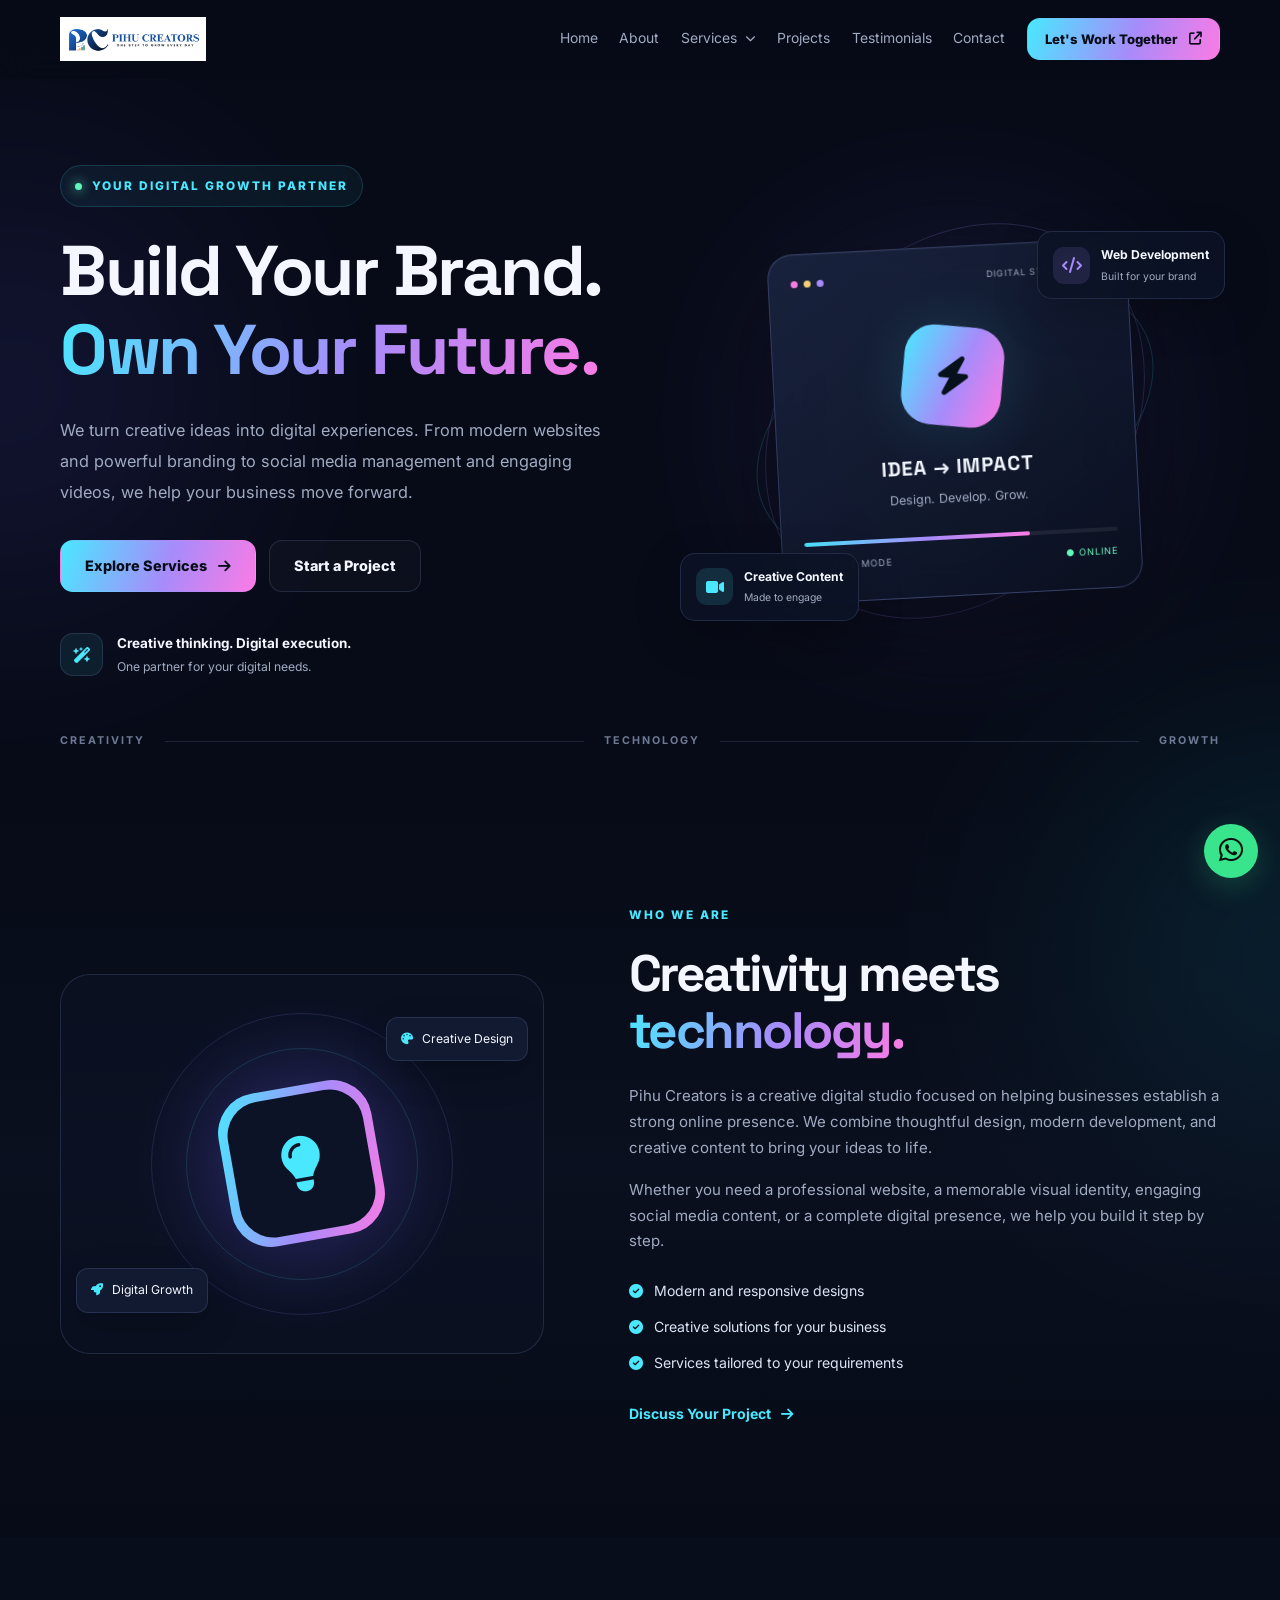
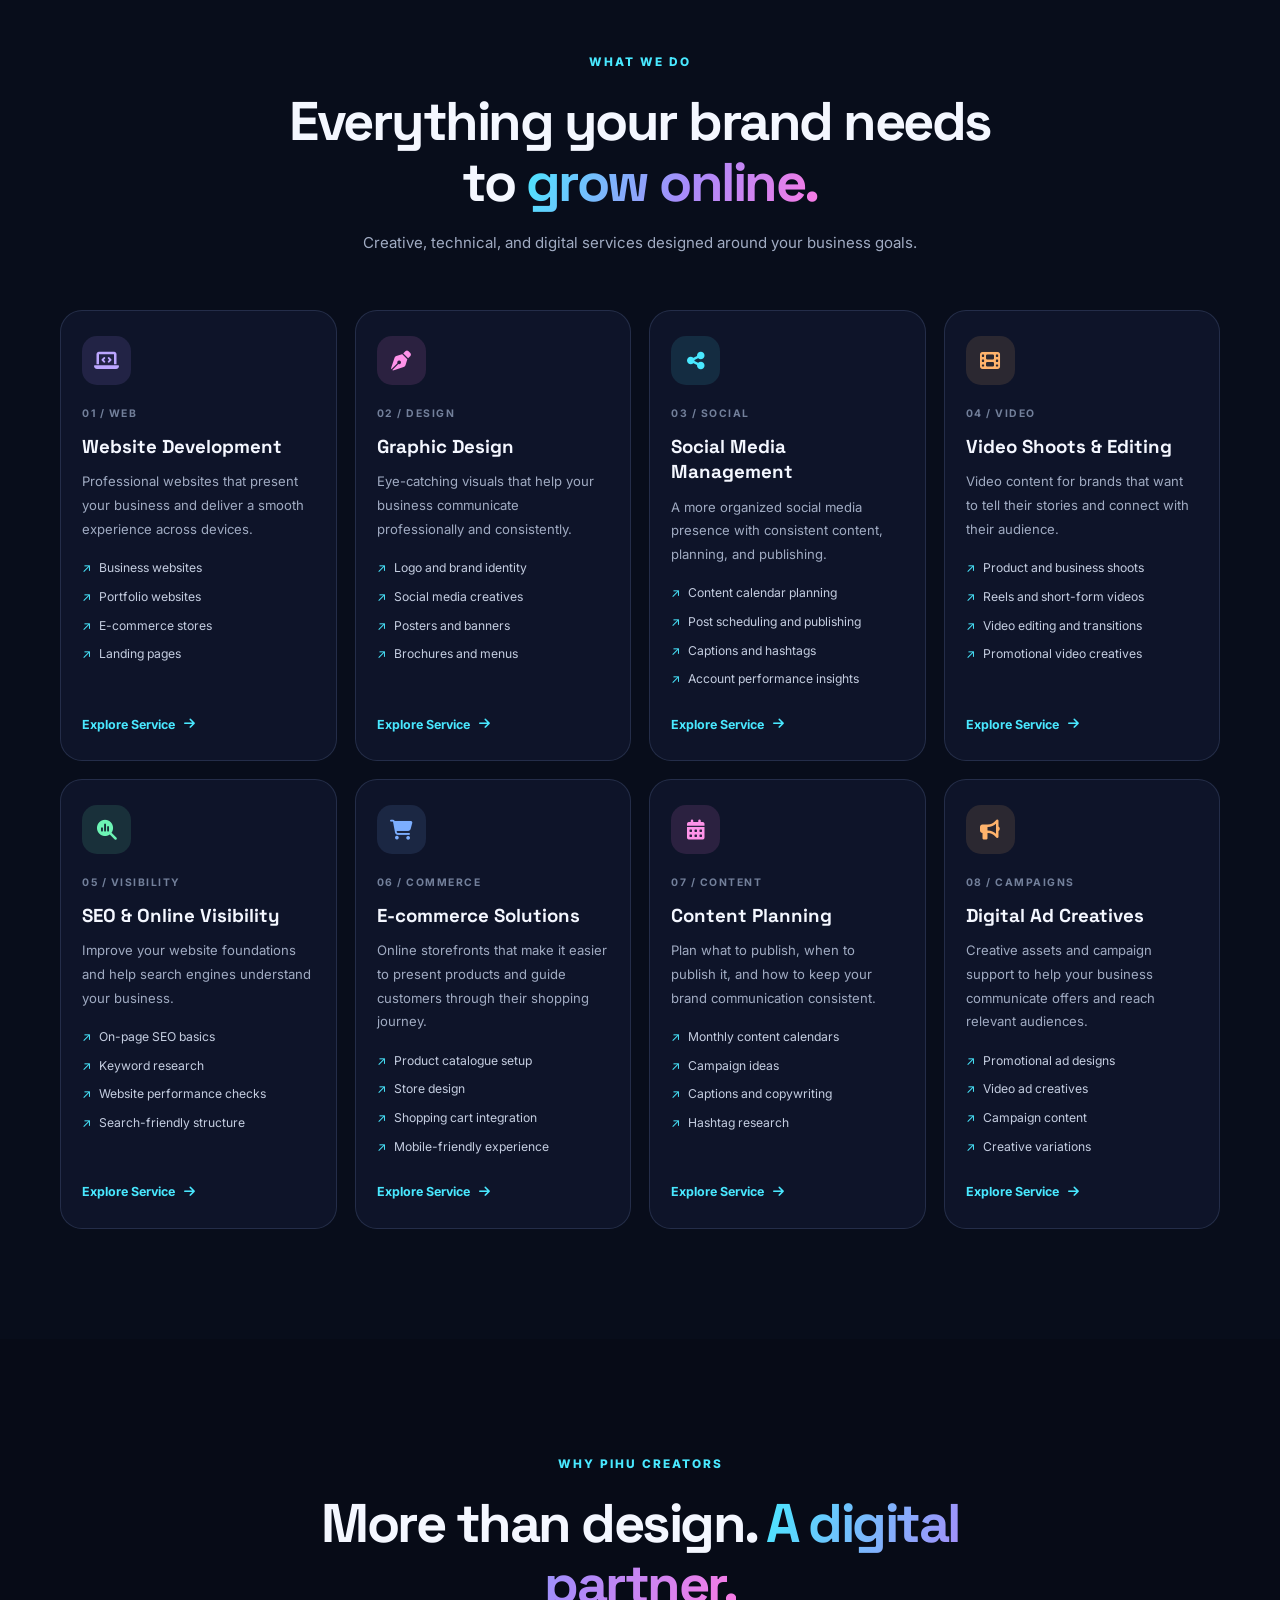
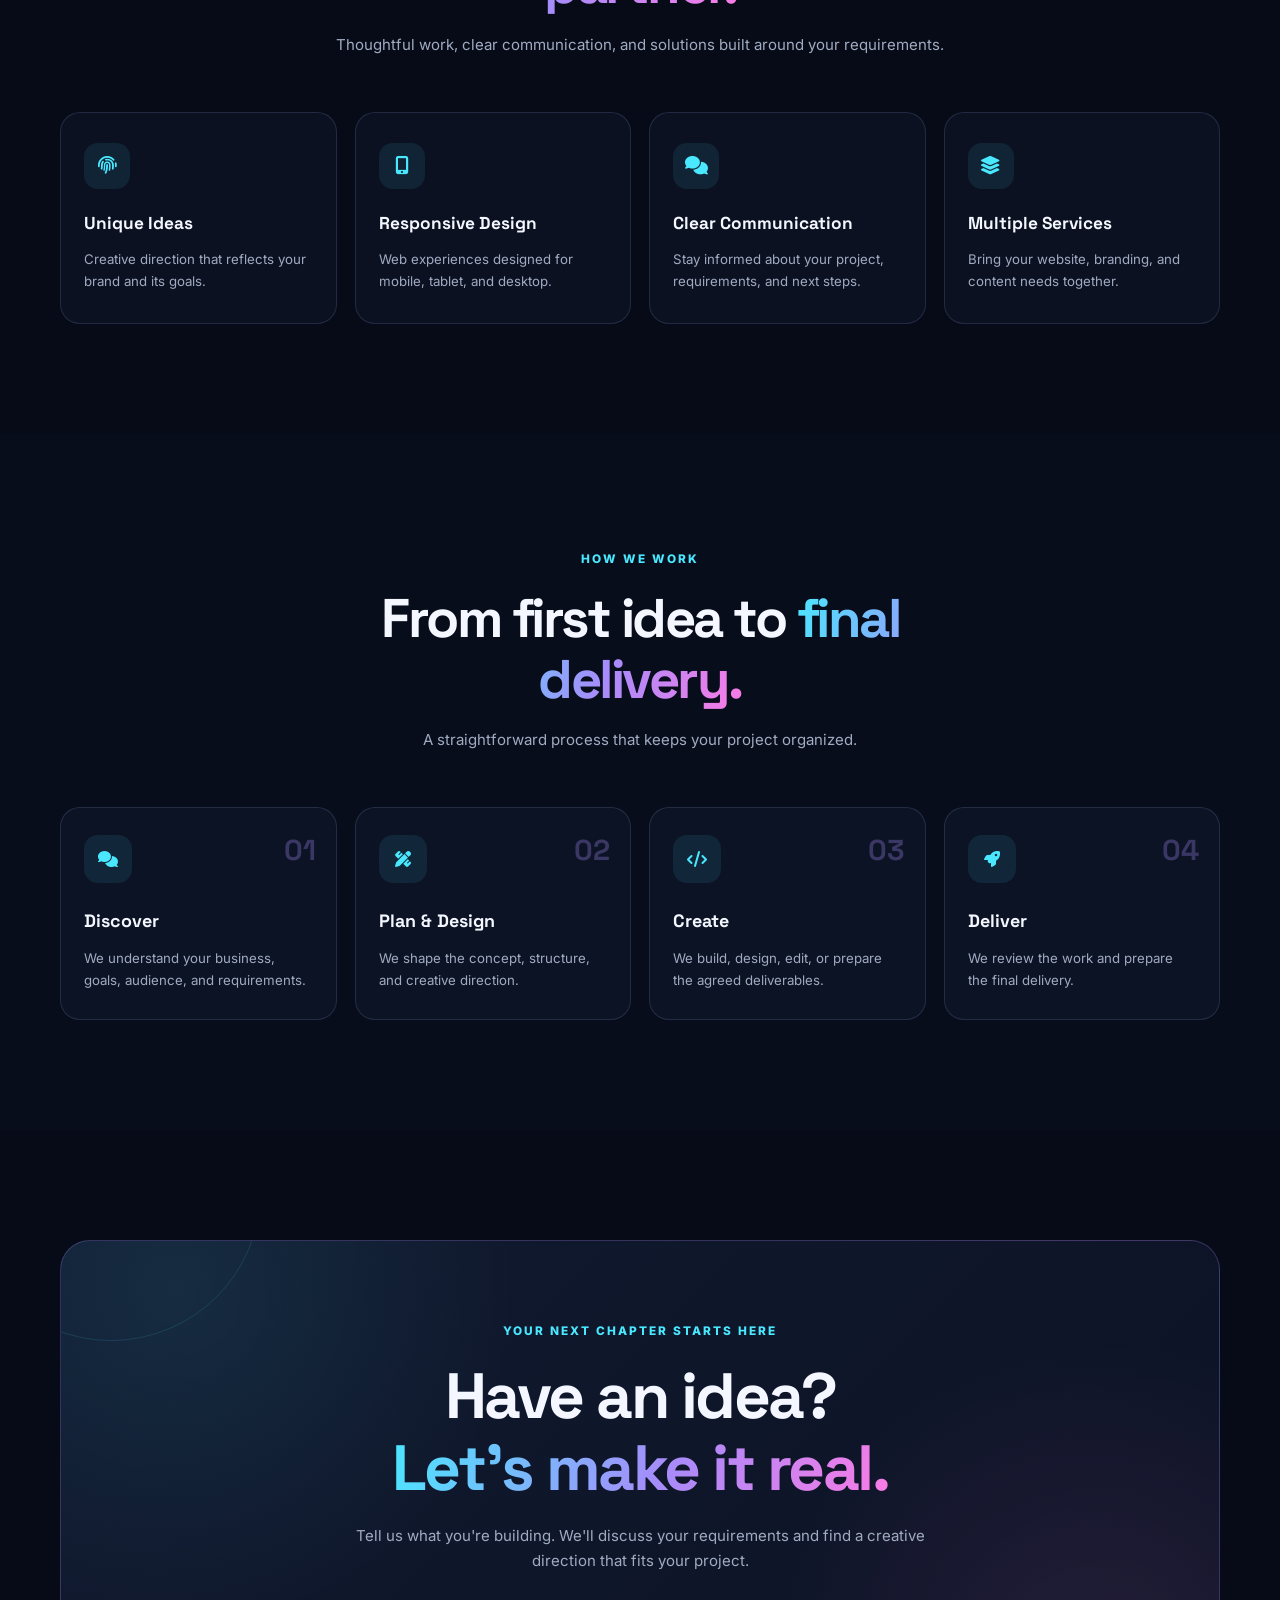
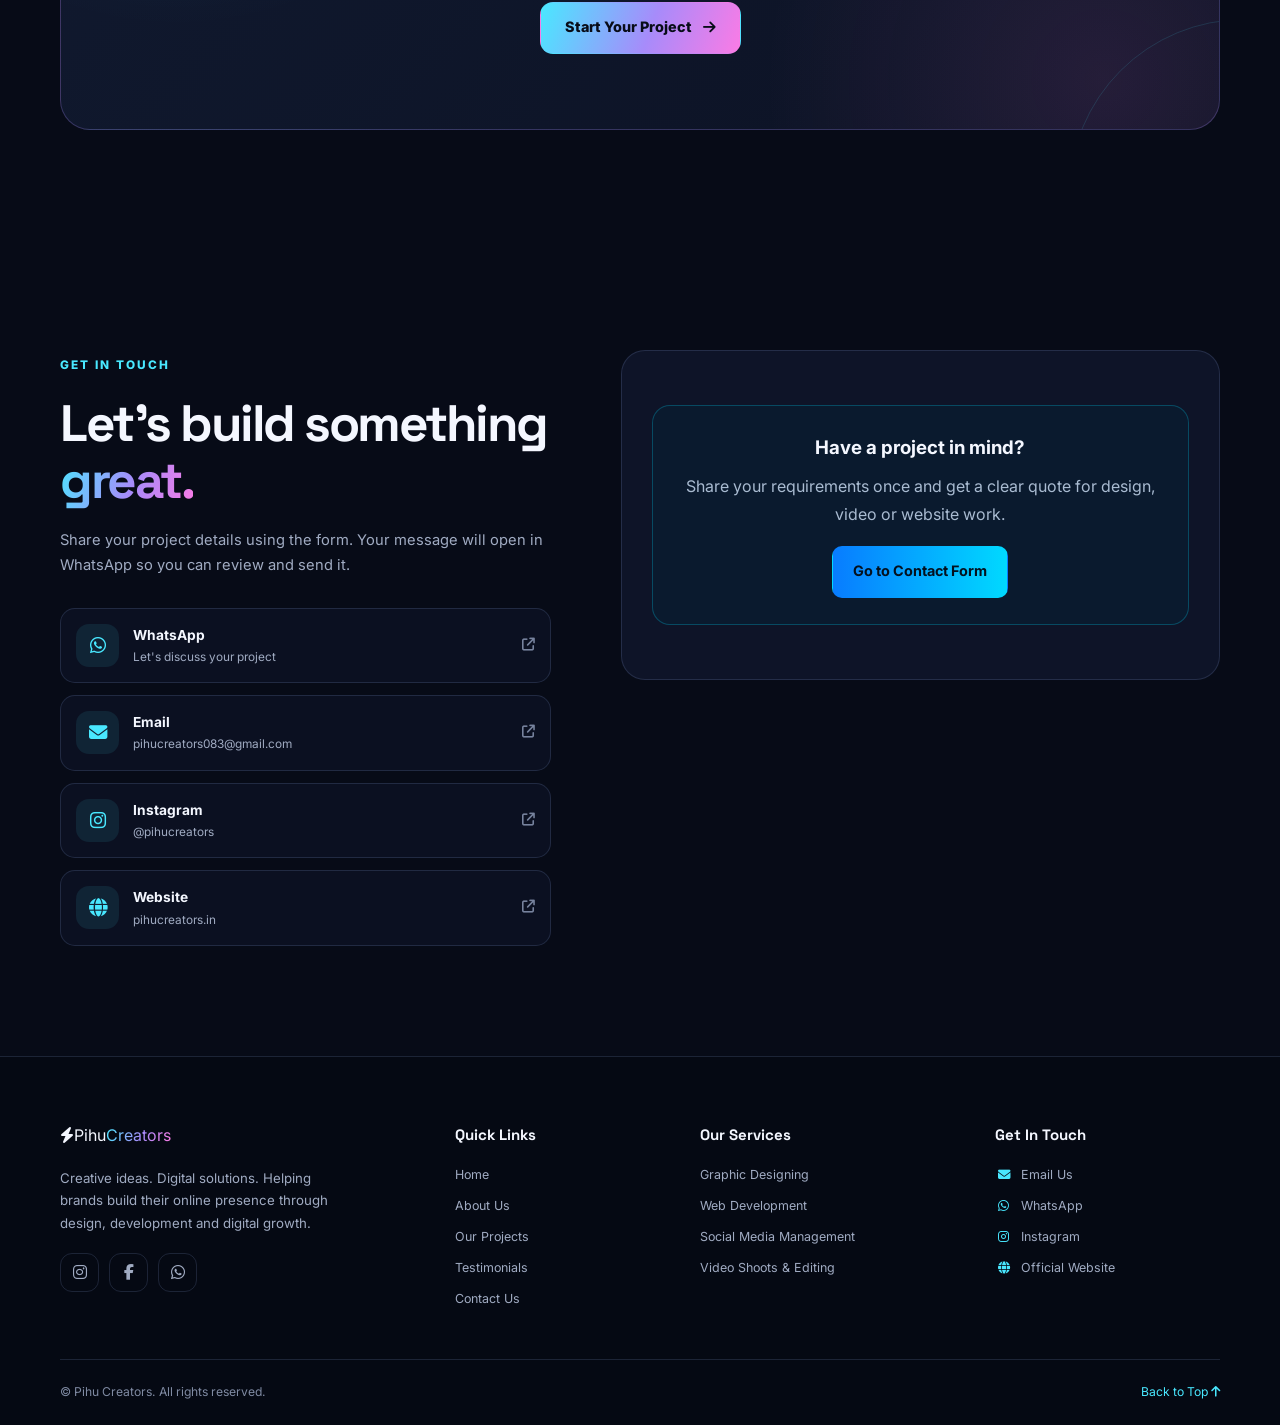
<file: index.html>
<!DOCTYPE html>

<html lang="en">
<head>
<meta charset="utf-8"/>
<meta content="width=device-width, initial-scale=1.0" name="viewport"/>
<meta content="#070b17" name="theme-color"/>
<title>Pihu Creators | Websites, Branding &amp; Digital Growth</title>
<meta content="Pihu Creators offers website development, graphic design, SEO, social media management, video editing, and digital branding services." name="description"/>
<link href="https://fonts.googleapis.com" rel="preconnect"/>
<link crossorigin="" href="https://fonts.gstatic.com" rel="preconnect"/>
<link href="https://fonts.googleapis.com/css2?family=Inter:wght@400;500;600;700;800&amp;family=Space+Grotesk:wght@400;500;600;700&amp;display=swap" rel="stylesheet"/>
<link href="https://cdnjs.cloudflare.com/ajax/libs/font-awesome/6.5.2/css/all.min.css" rel="stylesheet"/>
<link href="CSS FOLDER/style.css" rel="stylesheet"/>
<style>.contact-cta-card{padding:26px;border:1px solid rgba(0,217,255,.25);border-radius:18px;background:rgba(10,28,49,.75);text-align:center;margin:24px auto;max-width:680px}.contact-cta-card h3{margin:0 0 10px}.contact-cta-card p{color:#a9bbd1;margin:0 0 18px}.contact-cta-card a{display:inline-block;padding:12px 20px;border-radius:10px;background:linear-gradient(90deg,#087cff,#00d9ff);color:#04111f;text-decoration:none;font-weight:700}</style></head>
<body>
<!-- Background effects -->
<div class="ambient ambient-one"></div>
<div class="ambient ambient-two"></div>
<!-- NAVIGATION -->
<!-- NAVIGATION -->
<header class="header" id="header">
<nav class="navbar container">

<!-- LOGO -->
<a href="index.html" class="logo" aria-label="Pihu Creators Home">
  <img src="images/white2nd.png" alt="Pihu Creators Logo">
</a>

<!-- MOBILE MENU BUTTON -->
<button aria-controls="navLinks" aria-expanded="false" aria-label="Open navigation" class="menu-toggle" id="menuToggle">
<i class="fa-solid fa-bars"></i>
</button>
<!-- NAVIGATION LINKS -->
<div class="nav-links" id="navLinks">
<a class="nav-link" href="index.html">Home</a>
<a class="nav-link" href="about.html">About</a>
<!-- SERVICES DROPDOWN -->
<div class="nav-dropdown" id="servicesDropdown">
<button aria-controls="servicesMenu" aria-expanded="false" class="nav-link dropdown-toggle" type="button">
          Services
          <i class="fa-solid fa-chevron-down dropdown-arrow"></i>
</button>
<div class="dropdown-menu" id="servicesMenu">
<a href="graphic designs.html">
<i class="fa-solid fa-palette"></i>
<span>Graphic Designing</span>
</a>
<a href="web design.html">
<i class="fa-solid fa-code"></i>
<span>Web Development</span>
</a>
<a href="#social-media">
<i class="fa-solid fa-share-nodes"></i>
<span>Social Media Management</span>
</a>
<a href="#video-editing">
<i class="fa-solid fa-video"></i>
<span>Video Shoots &amp; Editing</span>
</a>
</div>
</div>
<a class="nav-link" href="portflio.html">Projects</a>
<a class="nav-link" href="testimonial.html">Testimonials</a>
<a class="nav-link" href="contact.html">Contact</a>
<!-- CTA BUTTON -->
<a class="btn btn-small nav-cta" href="contact.html">
        Let's Work Together
        <i class="fa-solid fa-arrow-up-right-from-square"></i>
</a>
</div>
</nav>
</header>
<main>
<!-- HERO SECTION -->
<section class="hero section" id="home">
<div class="container hero-grid">
<div class="hero-content reveal">
<div class="eyebrow">
<span class="status-dot"></span>
            YOUR DIGITAL GROWTH PARTNER
          </div>
<h1>
            Build Your Brand.<br/>
<span class="gradient-text">Own Your Future.</span>
</h1>
<p class="hero-description">
            We turn creative ideas into digital experiences.
            From modern websites and powerful branding to social media
            management and engaging videos, we help your business
            move forward.
          </p>
<div class="hero-actions">
<a class="btn" href="Service.html">
              Explore Services
              <i class="fa-solid fa-arrow-right"></i>
</a>
<a class="btn btn-outline" href="contact.html">
              Start a Project
            </a>
</div>
<div class="hero-trust">
<div class="trust-icon">
<i class="fa-solid fa-wand-magic-sparkles"></i>
</div>
<div>
<strong>Creative thinking. Digital execution.</strong>
<span>One partner for your digital needs.</span>
</div>
</div>
</div>
<!-- Futuristic visual built with CSS -->
<div class="hero-visual reveal">
<div class="orbit orbit-one"></div>
<div class="orbit orbit-two"></div>
<div class="visual-glow"></div>
<div class="tech-card main-tech-card">
<div class="tech-card-top">
<span class="mini-dot"></span>
<span class="mini-dot"></span>
<span class="mini-dot"></span>
<span class="tech-label">DIGITAL STUDIO / 2035</span>
</div>
<div class="tech-symbol">
<i class="fa-solid fa-bolt"></i>
</div>
<div class="tech-heading">IDEA → IMPACT</div>
<p>Design. Develop. Grow.</p>
<div class="visual-progress">
<span></span>
</div>
<div class="tech-bottom">
<span>CREATIVE MODE</span>
<span class="online-label">● ONLINE</span>
</div>
</div>
<div class="floating-card float-card-one">
<span class="float-icon purple">
<i class="fa-solid fa-code"></i>
</span>
<div>
<strong>Web Development</strong>
<small>Built for your brand</small>
</div>
</div>
<div class="floating-card float-card-two">
<span class="float-icon cyan">
<i class="fa-solid fa-video"></i>
</span>
<div>
<strong>Creative Content</strong>
<small>Made to engage</small>
</div>
</div>
</div>
</div>
<div class="hero-bottom container">
<span>CREATIVITY</span>
<span class="hero-line"></span>
<span>TECHNOLOGY</span>
<span class="hero-line"></span>
<span>GROWTH</span>
</div>
</section>
<!-- ABOUT SECTION -->
<section class="section about-section" id="about">
<div class="container about-grid">
<div class="about-visual reveal">
<div class="about-orb">
<div class="orb-inner">
<i class="fa-solid fa-lightbulb"></i>
</div>
</div>
<div class="about-badge badge-top">
<i class="fa-solid fa-palette"></i>
            Creative Design
          </div>
<div class="about-badge badge-bottom">
<i class="fa-solid fa-rocket"></i>
            Digital Growth
          </div>
</div>
<div class="about-content reveal">
<span class="section-tag">WHO WE ARE</span>
<h2>
            Creativity meets
            <span class="gradient-text">technology.</span>
</h2>
<p>
            Pihu Creators is a creative digital studio focused on helping
            businesses establish a strong online presence. We combine
            thoughtful design, modern development, and creative content
            to bring your ideas to life.
          </p>
<p>
            Whether you need a professional website, a memorable visual
            identity, engaging social media content, or a complete digital
            presence, we help you build it step by step.
          </p>
<div class="about-points">
<div>
<i class="fa-solid fa-circle-check"></i>
              Modern and responsive designs
            </div>
<div>
<i class="fa-solid fa-circle-check"></i>
              Creative solutions for your business
            </div>
<div>
<i class="fa-solid fa-circle-check"></i>
              Services tailored to your requirements
            </div>
</div>
<a class="text-link" href="contact.html">
            Discuss Your Project
            <i class="fa-solid fa-arrow-right"></i>
</a>
</div>
</div>
</section>
<!-- SERVICES SECTION -->
<section class="section services-section" id="services">
<div class="container">
<div class="section-heading reveal">
<span class="section-tag">WHAT WE DO</span>
<h2>
            Everything your brand needs to
            <span class="gradient-text">grow online.</span>
</h2>
<p>
            Creative, technical, and digital services designed around
            your business goals.
          </p>
</div>
<div class="services-grid">
<!-- Website -->
<article class="service-card reveal">
<div class="service-icon purple">
<i class="fa-solid fa-laptop-code"></i>
</div>
<span class="service-number">01 / WEB</span>
<h3>Website Development</h3>
<p>
              Professional websites that present your business and
              deliver a smooth experience across devices.
            </p>
<ul>
<li>Business websites</li>
<li>Portfolio websites</li>
<li>E-commerce stores</li>
<li>Landing pages</li>
</ul>
<a class="service-link" data-service="Website Development" href="web design.html">
              Explore Service <i class="fa-solid fa-arrow-right"></i>
</a>
</article>
<!-- Graphic design -->
<article class="service-card reveal">
<div class="service-icon pink">
<i class="fa-solid fa-pen-nib"></i>
</div>
<span class="service-number">02 / DESIGN</span>
<h3>Graphic Design</h3>
<p>
              Eye-catching visuals that help your business communicate
              professionally and consistently.
            </p>
<ul>
<li>Logo and brand identity</li>
<li>Social media creatives</li>
<li>Posters and banners</li>
<li>Brochures and menus</li>
</ul>
<a class="service-link" data-service="Graphic Design" href="graphic designs.html">
              Explore Service <i class="fa-solid fa-arrow-right"></i>
</a>
</article>
<!-- Social media -->
<article class="service-card reveal">
<div class="service-icon cyan">
<i class="fa-solid fa-share-nodes"></i>
</div>
<span class="service-number">03 / SOCIAL</span>
<h3>Social Media Management</h3>
<p>
              A more organized social media presence with consistent
              content, planning, and publishing.
            </p>
<ul>
<li>Content calendar planning</li>
<li>Post scheduling and publishing</li>
<li>Captions and hashtags</li>
<li>Account performance insights</li>
</ul>
<a class="service-link" data-service="Social Media Management" href="graphic designs.html">
              Explore Service <i class="fa-solid fa-arrow-right"></i>
</a>
</article>
<!-- Video -->
<article class="service-card reveal">
<div class="service-icon orange">
<i class="fa-solid fa-film"></i>
</div>
<span class="service-number">04 / VIDEO</span>
<h3>Video Shoots &amp; Editing</h3>
<p>
              Video content for brands that want to tell their stories
              and connect with their audience.
            </p>
<ul>
<li>Product and business shoots</li>
<li>Reels and short-form videos</li>
<li>Video editing and transitions</li>
<li>Promotional video creatives</li>
</ul>
<a class="service-link" data-service="Video Shoots and Editing" href="pihu_creators_video_portfolio.html">
              Explore Service <i class="fa-solid fa-arrow-right"></i>
</a>
</article>
<!-- SEO -->
<article class="service-card reveal">
<div class="service-icon green">
<i class="fa-solid fa-magnifying-glass-chart"></i>
</div>
<span class="service-number">05 / VISIBILITY</span>
<h3>SEO &amp; Online Visibility</h3>
<p>
              Improve your website foundations and help search engines
              understand your business.
            </p>
<ul>
<li>On-page SEO basics</li>
<li>Keyword research</li>
<li>Website performance checks</li>
<li>Search-friendly structure</li>
</ul>
<a class="service-link" data-service="SEO and Online Visibility" href="web design.html">
              Explore Service <i class="fa-solid fa-arrow-right"></i>
</a>
</article>
<!-- E-commerce -->
<article class="service-card reveal">
<div class="service-icon blue">
<i class="fa-solid fa-cart-shopping"></i>
</div>
<span class="service-number">06 / COMMERCE</span>
<h3>E-commerce Solutions</h3>
<p>
              Online storefronts that make it easier to present products
              and guide customers through their shopping journey.
            </p>
<ul>
<li>Product catalogue setup</li>
<li>Store design</li>
<li>Shopping cart integration</li>
<li>Mobile-friendly experience</li>
</ul>
<a class="service-link" data-service="E-commerce Solutions" href="web design.html">
              Explore Service <i class="fa-solid fa-arrow-right"></i>
</a>
</article>
<!-- Content planning -->
<article class="service-card reveal">
<div class="service-icon pink">
<i class="fa-solid fa-calendar-days"></i>
</div>
<span class="service-number">07 / CONTENT</span>
<h3>Content Planning</h3>
<p>
              Plan what to publish, when to publish it, and how to keep
              your brand communication consistent.
            </p>
<ul>
<li>Monthly content calendars</li>
<li>Campaign ideas</li>
<li>Captions and copywriting</li>
<li>Hashtag research</li>
</ul>
<a class="service-link" data-service="Content Planning" href="contact.html">
              Explore Service <i class="fa-solid fa-arrow-right"></i>
</a>
</article>
<!-- Ads -->
<article class="service-card reveal">
<div class="service-icon orange">
<i class="fa-solid fa-bullhorn"></i>
</div>
<span class="service-number">08 / CAMPAIGNS</span>
<h3>Digital Ad Creatives</h3>
<p>
              Creative assets and campaign support to help your business
              communicate offers and reach relevant audiences.
            </p>
<ul>
<li>Promotional ad designs</li>
<li>Video ad creatives</li>
<li>Campaign content</li>
<li>Creative variations</li>
</ul>
<a class="service-link" data-service="Digital Ad Creatives" href="pihu_creators_video_portfolio.html">
              Explore Service <i class="fa-solid fa-arrow-right"></i>
</a>
</article>
</div>
</div>
</section>
<!-- WHY CHOOSE US -->
<section class="section why-section">
<div class="container">
<div class="section-heading reveal">
<span class="section-tag">WHY PIHU CREATORS</span>
<h2>
            More than design.
            <span class="gradient-text">A digital partner.</span>
</h2>
<p>
            Thoughtful work, clear communication, and solutions built
            around your requirements.
          </p>
</div>
<div class="benefits-grid">
<div class="benefit-card reveal">
<div class="benefit-icon">
<i class="fa-solid fa-fingerprint"></i>
</div>
<h3>Unique Ideas</h3>
<p>Creative direction that reflects your brand and its goals.</p>
</div>
<div class="benefit-card reveal">
<div class="benefit-icon">
<i class="fa-solid fa-mobile-screen-button"></i>
</div>
<h3>Responsive Design</h3>
<p>Web experiences designed for mobile, tablet, and desktop.</p>
</div>
<div class="benefit-card reveal">
<div class="benefit-icon">
<i class="fa-solid fa-comments"></i>
</div>
<h3>Clear Communication</h3>
<p>Stay informed about your project, requirements, and next steps.</p>
</div>
<div class="benefit-card reveal">
<div class="benefit-icon">
<i class="fa-solid fa-layer-group"></i>
</div>
<h3>Multiple Services</h3>
<p>Bring your website, branding, and content needs together.</p>
</div>
</div>
</div>
</section>
<!-- PROCESS -->
<section class="section process-section" id="process">
<div class="container">
<div class="section-heading reveal">
<span class="section-tag">HOW WE WORK</span>
<h2>
            From first idea to
            <span class="gradient-text">final delivery.</span>
</h2>
<p>A straightforward process that keeps your project organized.</p>
</div>
<div class="process-grid">
<div class="process-card reveal">
<span class="process-number">01</span>
<div class="process-icon">
<i class="fa-solid fa-comments"></i>
</div>
<h3>Discover</h3>
<p>We understand your business, goals, audience, and requirements.</p>
</div>
<div class="process-card reveal">
<span class="process-number">02</span>
<div class="process-icon">
<i class="fa-solid fa-pen-ruler"></i>
</div>
<h3>Plan &amp; Design</h3>
<p>We shape the concept, structure, and creative direction.</p>
</div>
<div class="process-card reveal">
<span class="process-number">03</span>
<div class="process-icon">
<i class="fa-solid fa-code"></i>
</div>
<h3>Create</h3>
<p>We build, design, edit, or prepare the agreed deliverables.</p>
</div>
<div class="process-card reveal">
<span class="process-number">04</span>
<div class="process-icon">
<i class="fa-solid fa-rocket"></i>
</div>
<h3>Deliver</h3>
<p>We review the work and prepare the final delivery.</p>
</div>
</div>
</div>
</section>
<!-- CTA -->
<section class="section cta-section">
<div class="container">
<div class="cta-panel reveal">
<div class="cta-decoration decoration-one"></div>
<div class="cta-decoration decoration-two"></div>
<span class="section-tag">YOUR NEXT CHAPTER STARTS HERE</span>
<h2>
            Have an idea?<br/>
<span class="gradient-text">Let's make it real.</span>
</h2>
<p>
            Tell us what you're building. We'll discuss your requirements
            and find a creative direction that fits your project.
          </p>
<a class="btn" href="contact.html">
            Start Your Project
            <i class="fa-solid fa-arrow-right"></i>
</a>
</div>
</div>
</section>
<!-- CONTACT -->
<section class="section contact-section" id="contact">
<div class="container contact-grid">
<div class="contact-content reveal">
<span class="section-tag">GET IN TOUCH</span>
<h2>
            Let's build something
            <span class="gradient-text">great.</span>
</h2>
<p>
            Share your project details using the form. Your message will
            open in WhatsApp so you can review and send it.
          </p>
<div class="contact-details">
<a class="contact-detail" href="https://wa.me/919310688455" rel="noopener" target="_blank">
<span class="contact-icon">
<i class="fa-brands fa-whatsapp"></i>
</span>
<span>
<strong>WhatsApp</strong>
<small>Let's discuss your project</small>
</span>
<i class="fa-solid fa-arrow-up-right-from-square detail-arrow"></i>
</a>
<a class="contact-detail" href="mailto:pihucreators083@gmail.com">
<span class="contact-icon">
<i class="fa-solid fa-envelope"></i>
</span>
<span>
<strong>Email</strong>
<small>pihucreators083@gmail.com</small>
</span>
<i class="fa-solid fa-arrow-up-right-from-square detail-arrow"></i>
</a>
<a class="contact-detail" href="https://www.instagram.com/pihucreators/" rel="noopener" target="_blank">
<span class="contact-icon">
<i class="fa-brands fa-instagram"></i>
</span>
<span>
<strong>Instagram</strong>
<small>@pihucreators</small>
</span>
<i class="fa-solid fa-arrow-up-right-from-square detail-arrow"></i>
</a>
<a class="contact-detail" href="https://pihucreators.in/" rel="noopener" target="_blank">
<span class="contact-icon">
<i class="fa-solid fa-globe"></i>
</span>
<span>
<strong>Website</strong>
<small>pihucreators.in</small>
</span>
<i class="fa-solid fa-arrow-up-right-from-square detail-arrow"></i>
</a>
</div>
</div>
<div class="contact-form-wrap reveal">
<div class="contact-cta-card"><h3>Have a project in mind?</h3><p>Share your requirements once and get a clear quote for design, video or website work.</p><a class="btn btn-primary" href="contact.html">Go to Contact Form</a></div>
</div>
</div>
</section>
</main>
<!-- FOOTER -->
<!-- FOOTER -->
<footer class="footer">
<div class="container">
<div class="footer-main">
<!-- BRAND -->
<div class="footer-brand">
<a class="logo" href="index.html">
<span class="logo-icon">
<i class="fa-solid fa-bolt"></i>
</span>
<span>Pihu<span class="gradient-text">Creators</span></span>
</a>
<p>
          Creative ideas. Digital solutions.
          Helping brands build their online presence
          through design, development and digital growth.
        </p>
<div class="social-links">
<a aria-label="Instagram" href="https://www.instagram.com/pihucreators/" rel="noopener noreferrer" target="_blank">
<i class="fa-brands fa-instagram"></i>
</a>
<a aria-label="Facebook" href="https://www.facebook.com/pihucreators" rel="noopener noreferrer" target="_blank">
<i class="fa-brands fa-facebook-f"></i>
</a>
<a aria-label="WhatsApp" href="https://wa.me/919310688455" rel="noopener noreferrer" target="_blank">
<i class="fa-brands fa-whatsapp"></i>
</a>
</div>
</div>
<!-- QUICK LINKS -->
<div class="footer-column">
<h4>Quick Links</h4>
<a href="index.html">Home</a>
<a href="about.html">About Us</a>
<a href="portflio.html">Our Projects</a>
<a href="testimonial.html">Testimonials</a>
<a href="contact.html">Contact Us</a>
</div>
<!-- OUR SERVICES -->
<div class="footer-column">
<h4>Our Services</h4>
<a href="graphic designs.html">Graphic Designing</a>
<a href="web design.html">Web Development</a>
<a href="SMM.html">Social Media Management</a>
<a href="video-content.html">Video Shoots &amp; Editing</a>
</div>
<!-- CONTACT DETAILS -->
<div class="footer-column">
<h4>Get In Touch</h4>
<a href="mailto:pihucreators083@gmail.com">
<i class="fa-solid fa-envelope"></i>
          Email Us
        </a>
<a href="https://wa.me/919310688455" rel="noopener noreferrer" target="_blank">
<i class="fa-brands fa-whatsapp"></i>
          WhatsApp
        </a>
<a href="https://www.instagram.com/pihucreators/" rel="noopener noreferrer" target="_blank">
<i class="fa-brands fa-instagram"></i>
          Instagram
        </a>
<a href="https://pihucreators.in/">
<i class="fa-solid fa-globe"></i>
          Official Website
        </a>
</div>
</div>
<!-- FOOTER BOTTOM -->
<div class="footer-bottom">
<p>
        © <span id="currentYear"></span>
        Pihu Creators. All rights reserved.
      </p>
<a href="#home">
        Back to Top <i class="fa-solid fa-arrow-up"></i>
</a>
</div>
</div>
</footer>
<!-- Floating WhatsApp button -->
<a aria-label="Chat with Pihu Creators on WhatsApp" class="floating-whatsapp" href="https://wa.me/919310688455" rel="noopener" target="_blank">
<i class="fa-brands fa-whatsapp"></i>
</a>
<script src="JS FOLDER/script.js"></script>
</body>
</html>
</file>
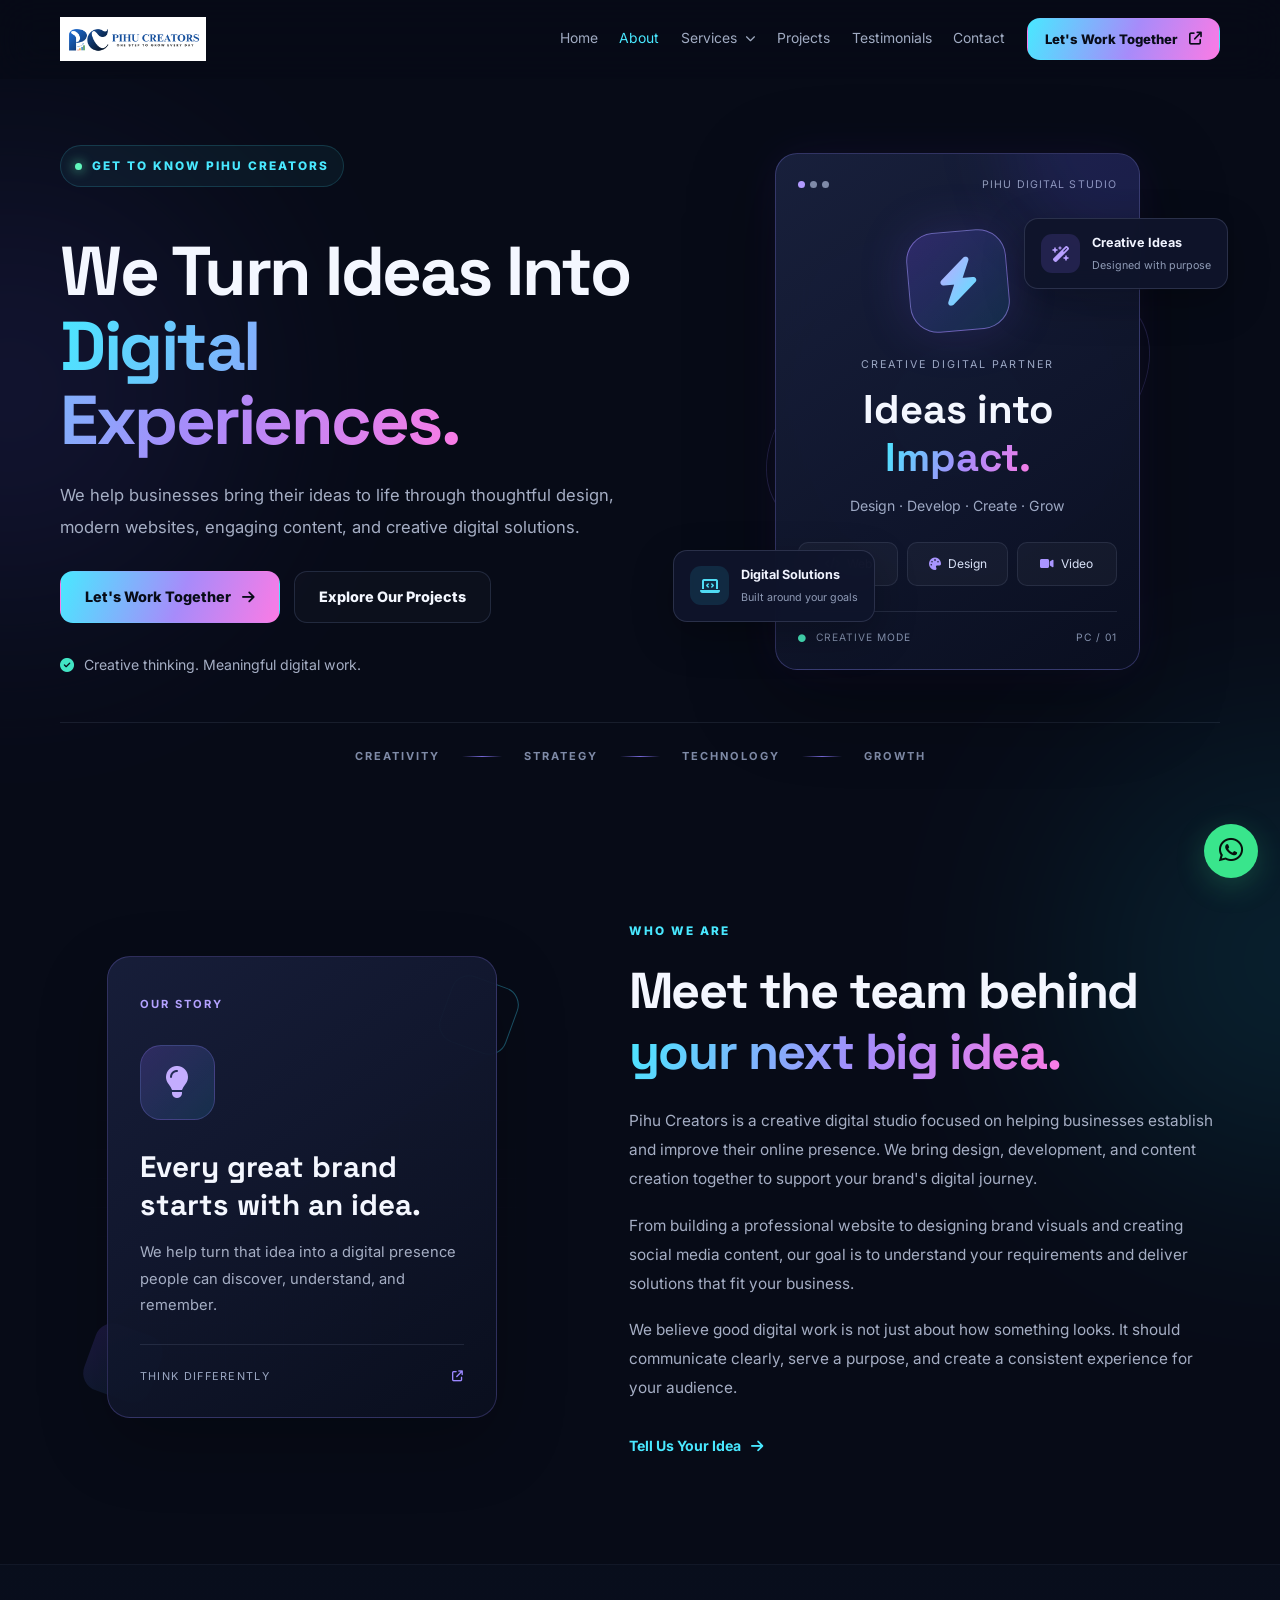
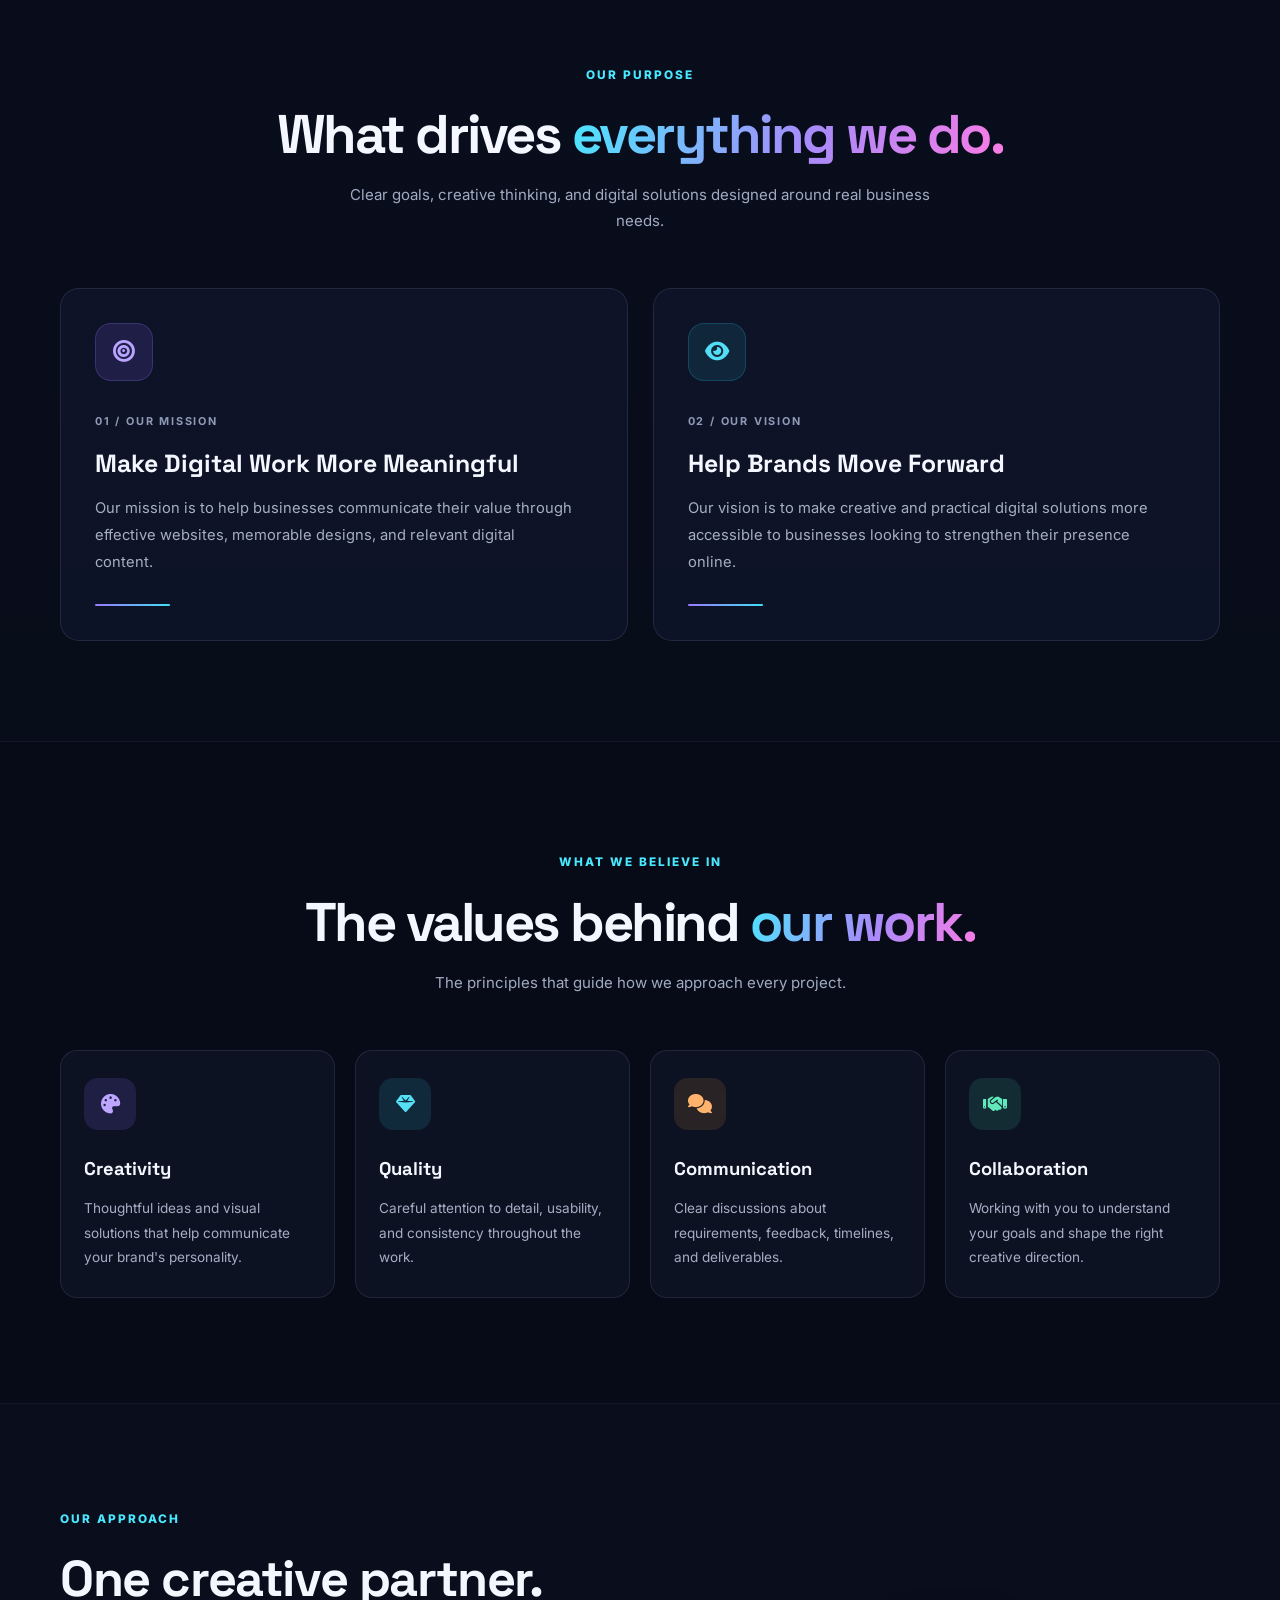
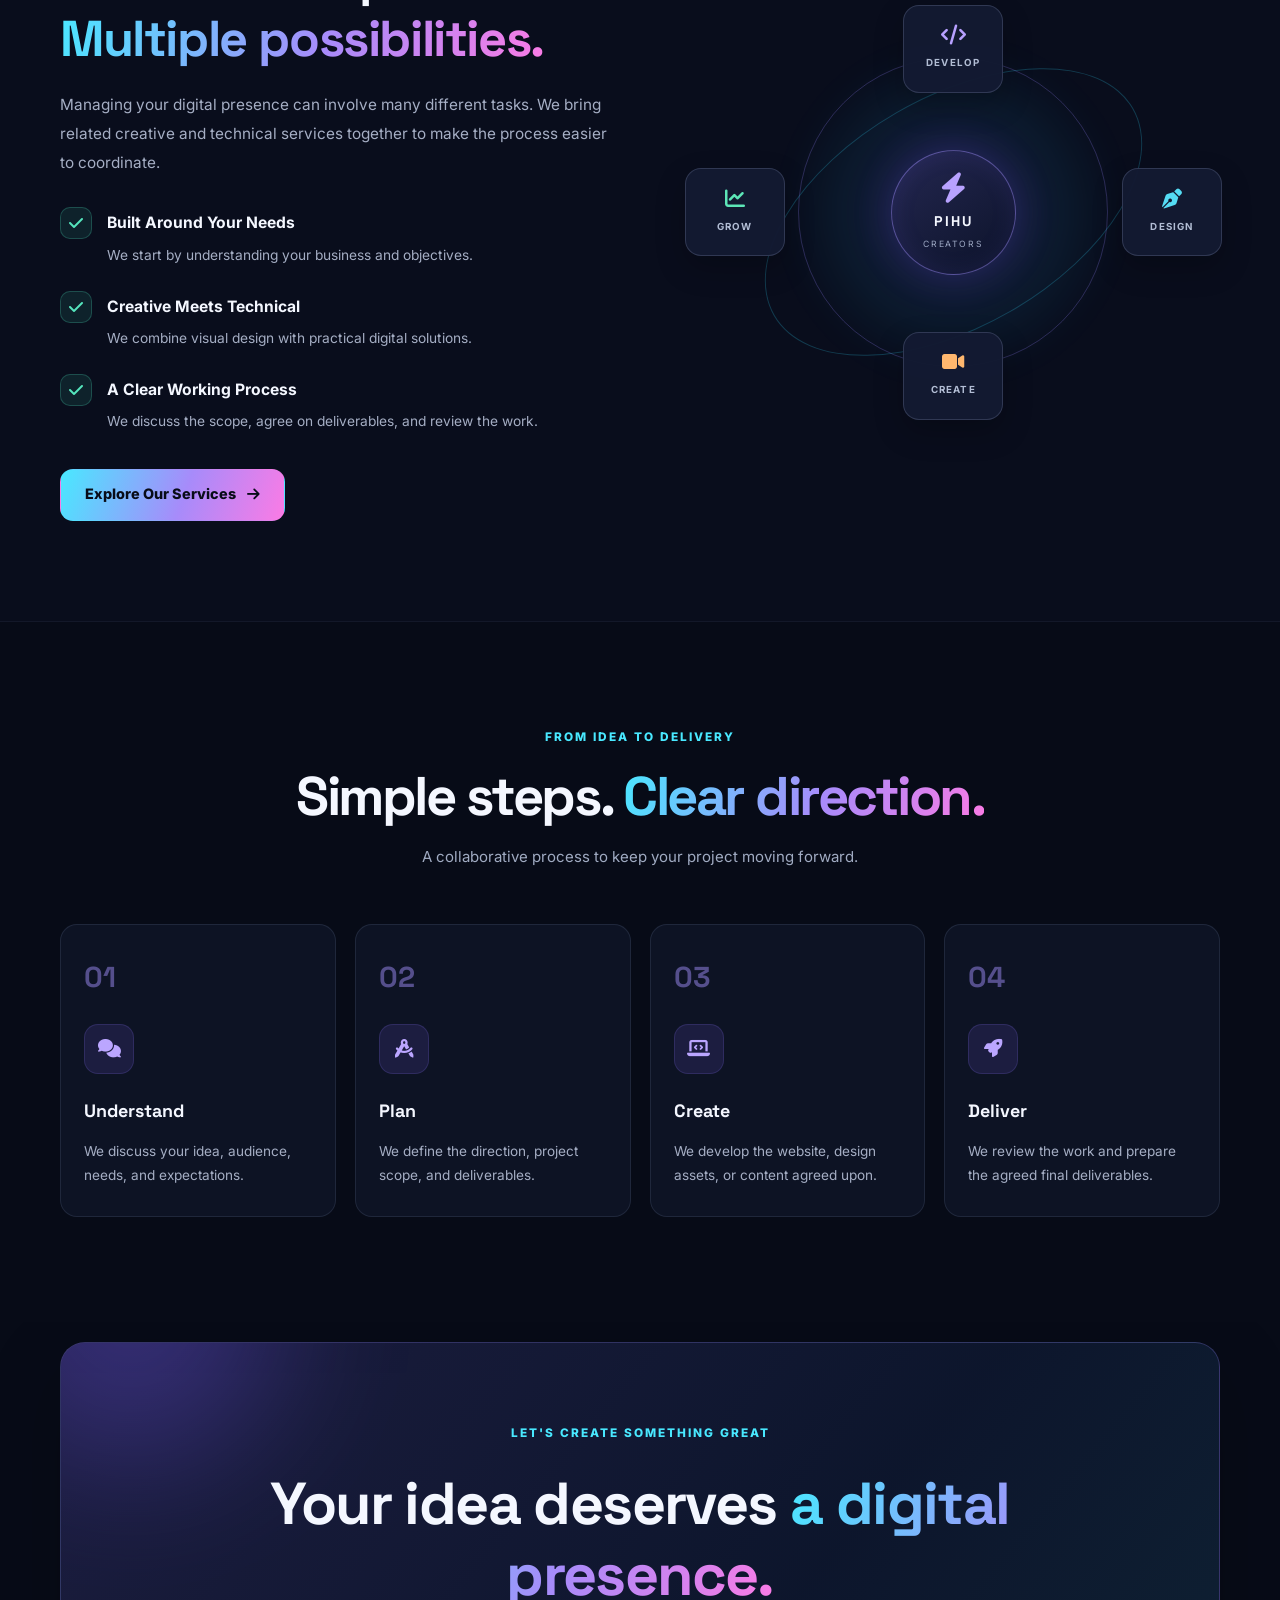
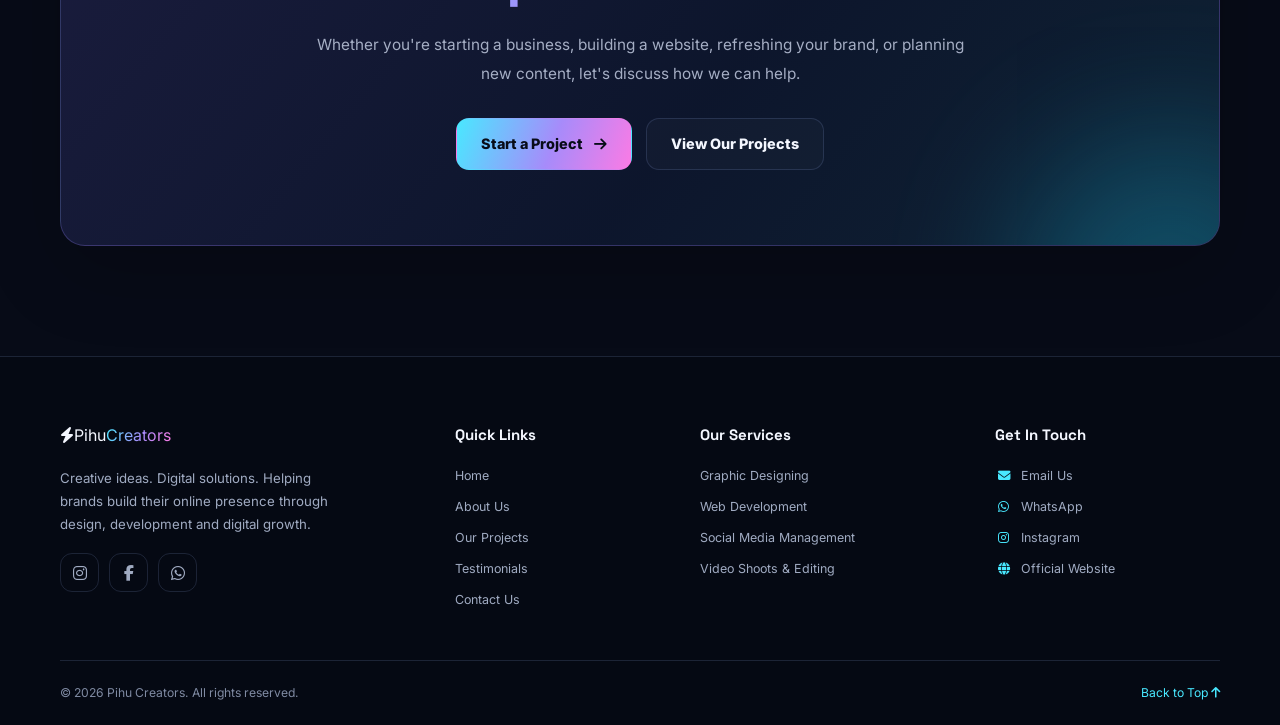
<file: about.html>
<!DOCTYPE html>

<html lang="en">
<head>
<meta charset="utf-8"/>
<meta content="width=device-width, initial-scale=1.0" name="viewport"/>
<meta content="#070b17" name="theme-color"/>
<title>About Us | Pihu Creators — Creative Digital Studio</title>
<meta content="Meet Pihu Creators, a creative digital studio offering website development, graphic design, video editing, social media management and digital solutions." name="description"/>
<link href="https://fonts.googleapis.com" rel="preconnect"/>
<link crossorigin="" href="https://fonts.gstatic.com" rel="preconnect"/>
<link href="https://fonts.googleapis.com/css2?family=Inter:wght@400;500;600;700;800&amp;family=Space+Grotesk:wght@400;500;600;700&amp;display=swap" rel="stylesheet"/>
<link href="https://cdnjs.cloudflare.com/ajax/libs/font-awesome/6.5.2/css/all.min.css" rel="stylesheet"/>
<!-- Shared homepage stylesheet -->
<link href="CSS FOLDER/style.css" rel="stylesheet"/>
<!-- About page stylesheet -->
<link href="CSS FOLDER/about.css" rel="stylesheet"/>
</head>
<body>
<div class="ambient ambient-one"></div>
<div class="ambient ambient-two"></div>
<!-- HEADER -->
<header class="header" id="header">
<nav class="navbar container">

<!-- LOGO -->
<a href="index.html" class="logo" aria-label="Pihu Creators Home">
  <img src="images/white2nd.png" alt="Pihu Creators Logo">
</a>


<button aria-controls="navLinks" aria-expanded="false" aria-label="Open navigation" class="menu-toggle" id="menuToggle">
<i class="fa-solid fa-bars"></i>
</button>
<div class="nav-links" id="navLinks">
<a class="nav-link" href="index.html">Home</a>
<a aria-current="page" class="nav-link active" href="about.html">About</a>
<div class="nav-dropdown" id="servicesDropdown">
<button aria-controls="servicesMenu" aria-expanded="false" class="nav-link dropdown-toggle" type="button">
<a href="Service.html">
            Services</a>
<i class="fa-solid fa-chevron-down dropdown-arrow"></i>
</button>
<div class="dropdown-menu" id="servicesMenu">
<a href="graphic designs.html">
<i class="fa-solid fa-palette"></i>
<span>Graphic Designing</span>
</a>
<a href="web design.html">
<i class="fa-solid fa-code"></i>
<span>Web Development</span>
</a>
<a href="SMM.html">
<i class="fa-solid fa-share-nodes"></i>
<span>Social Media Management</span>
</a>
<a href="pihu_creators_video_portfolio.html">
<i class="fa-solid fa-video"></i>
<span>Video Shoots &amp; Editing</span>
</a>
<!-- <a href="index.html#services">
              <i class="fa-solid fa-magnifying-glass-chart"></i>
              <span>SEO &amp; Online Visibility</span>
            </a> -->
</div>
</div>
<a class="nav-link" href="portflio.html">Projects</a>
<a class="nav-link" href="testimonial.html">Testimonials</a>
<a class="nav-link" href="contact.html">Contact</a>
<a class="btn btn-small nav-cta" href="contact.html">
          Let's Work Together
          <i class="fa-solid fa-arrow-up-right-from-square"></i>
</a>
</div>
</nav>
</header>
<main>
<!-- ABOUT HERO -->
<section class="section about-hero">
<div class="container about-hero-grid">
<div class="about-hero-content reveal">
<div class="eyebrow">
<span class="status-dot"></span>
            GET TO KNOW PIHU CREATORS
          </div>
<h1>
            We Turn Ideas Into
            <span class="gradient-text">Digital Experiences.</span>
</h1>
<p class="about-hero-description">
            We help businesses bring their ideas to life through
            thoughtful design, modern websites, engaging content,
            and creative digital solutions.
          </p>
<div class="about-hero-actions">
<a class="btn" href="contact.html">
              Let's Work Together
              <i class="fa-solid fa-arrow-right"></i>
</a>
<a class="btn btn-outline" href="portflio.html">
              Explore Our Projects
            </a>
</div>
<div class="about-mini-trust">
<i class="fa-solid fa-circle-check"></i>
<span>Creative thinking. Meaningful digital work.</span>
</div>
</div>
<!-- DIGITAL STUDIO VISUAL -->
<div class="about-hero-visual reveal">
<div class="about-visual-orbit orbit-a"></div>
<div class="about-visual-orbit orbit-b"></div>
<div class="about-visual-glow"></div>
<div class="about-studio-card">
<div class="about-studio-top">
<div class="studio-dots">
<span></span>
<span></span>
<span></span>
</div>
<span>PIHU DIGITAL STUDIO</span>
</div>
<div class="about-main-symbol">
<i class="fa-solid fa-bolt"></i>
</div>
<span class="studio-overline">CREATIVE DIGITAL PARTNER</span>
<h2>
              Ideas into
              <span class="gradient-text">Impact.</span>
</h2>
<p>Design · Develop · Create · Grow</p>
<div class="studio-services">
<span><i class="fa-solid fa-code"></i> Web</span>
<span><i class="fa-solid fa-palette"></i> Design</span>
<span><i class="fa-solid fa-video"></i> Video</span>
</div>
<div class="studio-status">
<span><i class="fa-solid fa-circle"></i> CREATIVE MODE</span>
<span>PC / 01</span>
</div>
</div>
<div class="about-floating-card floating-design">
<span class="floating-card-icon">
<i class="fa-solid fa-wand-magic-sparkles"></i>
</span>
<span>
<strong>Creative Ideas</strong>
<small>Designed with purpose</small>
</span>
</div>
<div class="about-floating-card floating-tech">
<span class="floating-card-icon">
<i class="fa-solid fa-laptop-code"></i>
</span>
<span>
<strong>Digital Solutions</strong>
<small>Built around your goals</small>
</span>
</div>
</div>
</div>
<div class="container about-hero-bottom">
<span>CREATIVITY</span>
<span class="about-hero-line"></span>
<span>STRATEGY</span>
<span class="about-hero-line"></span>
<span>TECHNOLOGY</span>
<span class="about-hero-line"></span>
<span>GROWTH</span>
</div>
</section>
<!-- OUR STORY -->
<section class="section about-story-section">
<div class="container about-story-grid">
<div class="about-story-visual reveal">
<div class="story-grid-pattern"></div>
<div class="story-main-card">
<span class="story-label">OUR STORY</span>
<div class="story-icon-wrap">
<i class="fa-solid fa-lightbulb"></i>
</div>
<h3>
              Every great brand
              starts with an idea.
            </h3>
<p>
              We help turn that idea into a digital presence
              people can discover, understand, and remember.
            </p>
<div class="story-card-footer">
<span>THINK DIFFERENTLY</span>
<i class="fa-solid fa-arrow-up-right-from-square"></i>
</div>
</div>
<div class="story-decoration story-decoration-one"></div>
<div class="story-decoration story-decoration-two"></div>
</div>
<div class="about-story-content reveal">
<span class="section-tag">WHO WE ARE</span>
<h2>
            Meet the team behind
            <span class="gradient-text">your next big idea.</span>
</h2>
<p>
            Pihu Creators is a creative digital studio focused on
            helping businesses establish and improve their online
            presence. We bring design, development, and content
            creation together to support your brand's digital journey.
          </p>
<p>
            From building a professional website to designing
            brand visuals and creating social media content, our
            goal is to understand your requirements and deliver
            solutions that fit your business.
          </p>
<p>
            We believe good digital work is not just about how
            something looks. It should communicate clearly,
            serve a purpose, and create a consistent experience
            for your audience.
          </p>
<a class="text-link" href="contact.html">
            Tell Us Your Idea
            <i class="fa-solid fa-arrow-right"></i>
</a>
</div>
</div>
</section>
<!-- MISSION AND VISION -->
<section class="section mission-section">
<div class="container">
<div class="section-heading reveal">
<span class="section-tag">OUR PURPOSE</span>
<h2>
            What drives
            <span class="gradient-text">everything we do.</span>
</h2>
<p>
            Clear goals, creative thinking, and digital solutions
            designed around real business needs.
          </p>
</div>
<div class="mission-grid">
<article class="mission-card reveal">
<div class="mission-icon mission-purple">
<i class="fa-solid fa-bullseye"></i>
</div>
<span class="mission-number">01 / OUR MISSION</span>
<h3>Make Digital Work More Meaningful</h3>
<p>
              Our mission is to help businesses communicate their
              value through effective websites, memorable designs,
              and relevant digital content.
            </p>
<div class="mission-bottom-line"></div>
</article>
<article class="mission-card reveal">
<div class="mission-icon mission-cyan">
<i class="fa-solid fa-eye"></i>
</div>
<span class="mission-number">02 / OUR VISION</span>
<h3>Help Brands Move Forward</h3>
<p>
              Our vision is to make creative and practical digital
              solutions more accessible to businesses looking to
              strengthen their presence online.
            </p>
<div class="mission-bottom-line"></div>
</article>
</div>
</div>
</section>
<!-- CORE VALUES -->
<section class="section values-section">
<div class="container">
<div class="section-heading reveal">
<span class="section-tag">WHAT WE BELIEVE IN</span>
<h2>
            The values behind
            <span class="gradient-text">our work.</span>
</h2>
<p>
            The principles that guide how we approach every project.
          </p>
</div>
<div class="values-grid">
<article class="value-card reveal">
<div class="value-icon value-purple">
<i class="fa-solid fa-palette"></i>
</div>
<h3>Creativity</h3>
<p>
              Thoughtful ideas and visual solutions that help
              communicate your brand's personality.
            </p>
</article>
<article class="value-card reveal">
<div class="value-icon value-cyan">
<i class="fa-solid fa-gem"></i>
</div>
<h3>Quality</h3>
<p>
              Careful attention to detail, usability, and
              consistency throughout the work.
            </p>
</article>
<article class="value-card reveal">
<div class="value-icon value-orange">
<i class="fa-solid fa-comments"></i>
</div>
<h3>Communication</h3>
<p>
              Clear discussions about requirements, feedback,
              timelines, and deliverables.
            </p>
</article>
<article class="value-card reveal">
<div class="value-icon value-green">
<i class="fa-solid fa-handshake"></i>
</div>
<h3>Collaboration</h3>
<p>
              Working with you to understand your goals and
              shape the right creative direction.
            </p>
</article>
</div>
</div>
</section>
<!-- WHAT MAKES US DIFFERENT -->
<section class="section approach-section">
<div class="container approach-grid">
<div class="approach-content reveal">
<span class="section-tag">OUR APPROACH</span>
<h2>
            One creative partner.
            <span class="gradient-text">Multiple possibilities.</span>
</h2>
<p>
            Managing your digital presence can involve many
            different tasks. We bring related creative and
            technical services together to make the process
            easier to coordinate.
          </p>
<div class="approach-points">
<div class="approach-point">
<span class="approach-check">
<i class="fa-solid fa-check"></i>
</span>
<div>
<h3>Built Around Your Needs</h3>
<p>We start by understanding your business and objectives.</p>
</div>
</div>
<div class="approach-point">
<span class="approach-check">
<i class="fa-solid fa-check"></i>
</span>
<div>
<h3>Creative Meets Technical</h3>
<p>We combine visual design with practical digital solutions.</p>
</div>
</div>
<div class="approach-point">
<span class="approach-check">
<i class="fa-solid fa-check"></i>
</span>
<div>
<h3>A Clear Working Process</h3>
<p>We discuss the scope, agree on deliverables, and review the work.</p>
</div>
</div>
</div>
<a class="btn" href="Service.html">
            Explore Our Services
            <i class="fa-solid fa-arrow-right"></i>
</a>
</div>
<div class="approach-visual reveal">
<div class="approach-glow"></div>
<div class="approach-orbit approach-orbit-one"></div>
<div class="approach-orbit approach-orbit-two"></div>
<div class="approach-center">
<i class="fa-solid fa-bolt"></i>
<strong>PIHU</strong>
<span>CREATORS</span>
</div>
<div class="approach-node node-one">
<i class="fa-solid fa-code"></i>
<span>DEVELOP</span>
</div>
<div class="approach-node node-two">
<i class="fa-solid fa-pen-nib"></i>
<span>DESIGN</span>
</div>
<div class="approach-node node-three">
<i class="fa-solid fa-video"></i>
<span>CREATE</span>
</div>
<div class="approach-node node-four">
<i class="fa-solid fa-chart-line"></i>
<span>GROW</span>
</div>
</div>
</div>
</section>
<!-- OUR WORKING PROCESS -->
<section class="section about-process-section">
<div class="container">
<div class="section-heading reveal">
<span class="section-tag">FROM IDEA TO DELIVERY</span>
<h2>
            Simple steps.
            <span class="gradient-text">Clear direction.</span>
</h2>
<p>
            A collaborative process to keep your project moving forward.
          </p>
</div>
<div class="about-process-grid">
<article class="about-process-card reveal">
<span class="about-process-number">01</span>
<div class="about-process-icon">
<i class="fa-solid fa-comments"></i>
</div>
<h3>Understand</h3>
<p>We discuss your idea, audience, needs, and expectations.</p>
</article>
<article class="about-process-card reveal">
<span class="about-process-number">02</span>
<div class="about-process-icon">
<i class="fa-solid fa-compass-drafting"></i>
</div>
<h3>Plan</h3>
<p>We define the direction, project scope, and deliverables.</p>
</article>
<article class="about-process-card reveal">
<span class="about-process-number">03</span>
<div class="about-process-icon">
<i class="fa-solid fa-laptop-code"></i>
</div>
<h3>Create</h3>
<p>We develop the website, design assets, or content agreed upon.</p>
</article>
<article class="about-process-card reveal">
<span class="about-process-number">04</span>
<div class="about-process-icon">
<i class="fa-solid fa-rocket"></i>
</div>
<h3>Deliver</h3>
<p>We review the work and prepare the agreed final deliverables.</p>
</article>
</div>
</div>
</section>
<!-- FINAL CTA -->
<section class="section about-cta-section">
<div class="container">
<div class="about-cta-panel reveal">
<div class="about-cta-decoration cta-decoration-a"></div>
<div class="about-cta-decoration cta-decoration-b"></div>
<span class="section-tag">LET'S CREATE SOMETHING GREAT</span>
<h2>
            Your idea deserves
            <span class="gradient-text">a digital presence.</span>
</h2>
<p>
            Whether you're starting a business, building a website,
            refreshing your brand, or planning new content,
            let's discuss how we can help.
          </p>
<div class="about-cta-actions">
<a class="btn" href="contact.html">
              Start a Project
              <i class="fa-solid fa-arrow-right"></i>
</a>
<a class="btn btn-outline" href="portflio.html">
              View Our Projects
            </a>
</div>
</div>
</div>
</section>
</main>
<!-- FOOTER -->
<footer class="footer">
<div class="container">
<div class="footer-main">
<div class="footer-brand">
<a class="logo" href="index.html">
<span class="logo-icon">
<i class="fa-solid fa-bolt"></i>
</span>
<span>Pihu<span class="gradient-text">Creators</span></span>
</a>
<p>
            Creative ideas. Digital solutions.
            Helping brands build their online presence
            through design, development and digital growth.
          </p>
<div class="social-links">
<a aria-label="Instagram" href="https://www.instagram.com/pihucreators/" rel="noopener noreferrer" target="_blank">
<i class="fa-brands fa-instagram"></i>
</a>
<a aria-label="Facebook" href="https://www.facebook.com/pihucreators" rel="noopener noreferrer" target="_blank">
<i class="fa-brands fa-facebook-f"></i>
</a>
<a aria-label="WhatsApp" href="https://wa.me/919310688455" rel="noopener noreferrer" target="_blank">
<i class="fa-brands fa-whatsapp"></i>
</a>
</div>
</div>
<div class="footer-column">
<h4>Quick Links</h4>
<a href="index.html">Home</a>
<a href="about.html">About Us</a>
<a href="portflio.html">Our Projects</a>
<a href="testimonial.html">Testimonials</a>
<a href="contact.html">Contact Us</a>
</div>
<div class="footer-column">
<h4>Our Services</h4>
<a href="graphic designs.html">Graphic Designing</a>
<a href="web design.html">Web Development</a>
<a href="SMM.html">Social Media Management</a>
<a href="pihu_creators_video_portfolio.html">Video Shoots &amp; Editing</a>
</div>
<div class="footer-column">
<h4>Get In Touch</h4>
<a href="mailto:pihucreators083@gmail.com">
<i class="fa-solid fa-envelope"></i>
            Email Us
          </a>
<a href="https://wa.me/919310688455" rel="noopener noreferrer" target="_blank">
<i class="fa-brands fa-whatsapp"></i>
            WhatsApp
          </a>
<a href="https://www.instagram.com/pihucreators/" rel="noopener noreferrer" target="_blank">
<i class="fa-brands fa-instagram"></i>
            Instagram
          </a>
<a href="https://pihucreators.in/">
<i class="fa-solid fa-globe"></i>
            Official Website
          </a>
</div>
</div>
<div class="footer-bottom">
<p>
          © <span id="currentYear"></span>
          Pihu Creators. All rights reserved.
        </p>
<a href="#top" id="backToTop">
          Back to Top <i class="fa-solid fa-arrow-up"></i>
</a>
</div>
</div>
</footer>
<!-- FLOATING WHATSAPP -->
<a aria-label="Chat with Pihu Creators on WhatsApp" class="floating-whatsapp" href="https://wa.me/919310688455" rel="noopener noreferrer" target="_blank">
<i class="fa-brands fa-whatsapp"></i>
</a>
<!-- Existing shared site JavaScript -->
<script src="JS FOLDER/script.js"></script>
<!-- About page enhancements -->
<script src="JS FOLDER/about.js"></script>
</body>
</html>
</file>
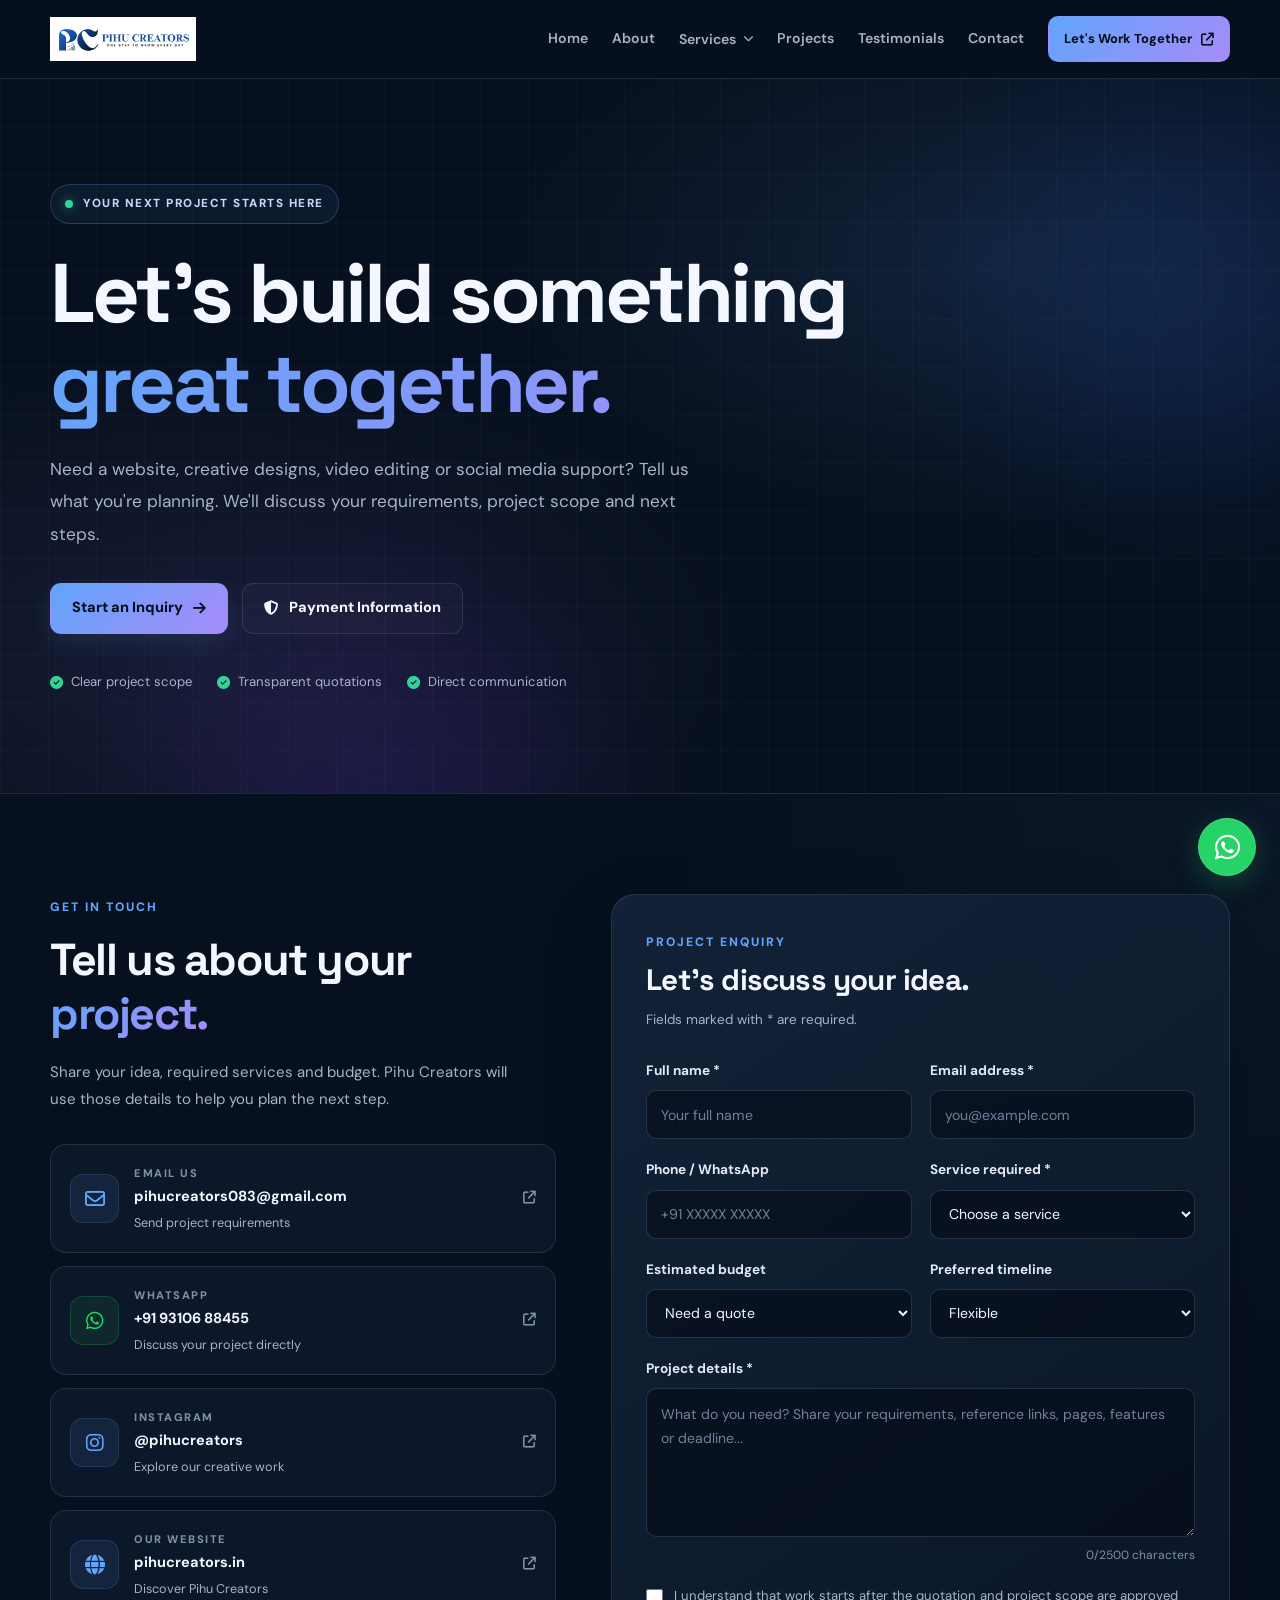
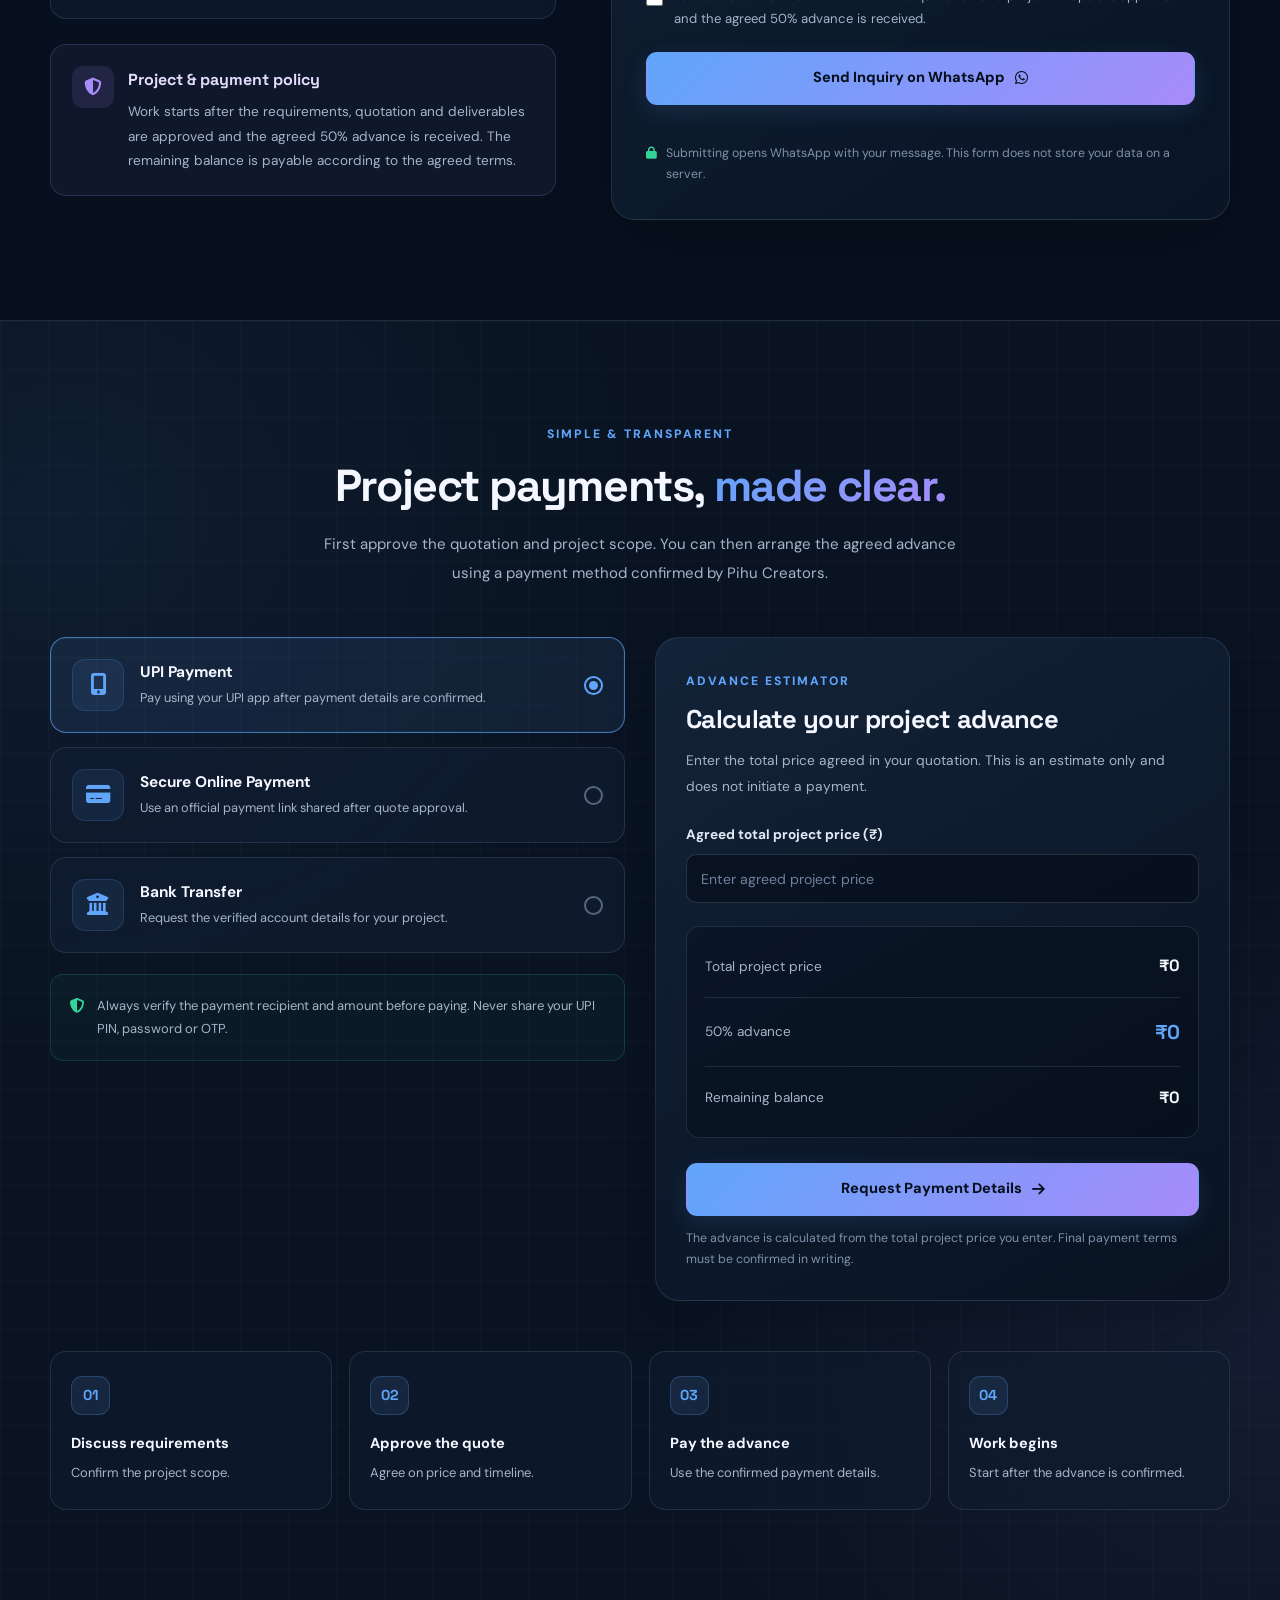
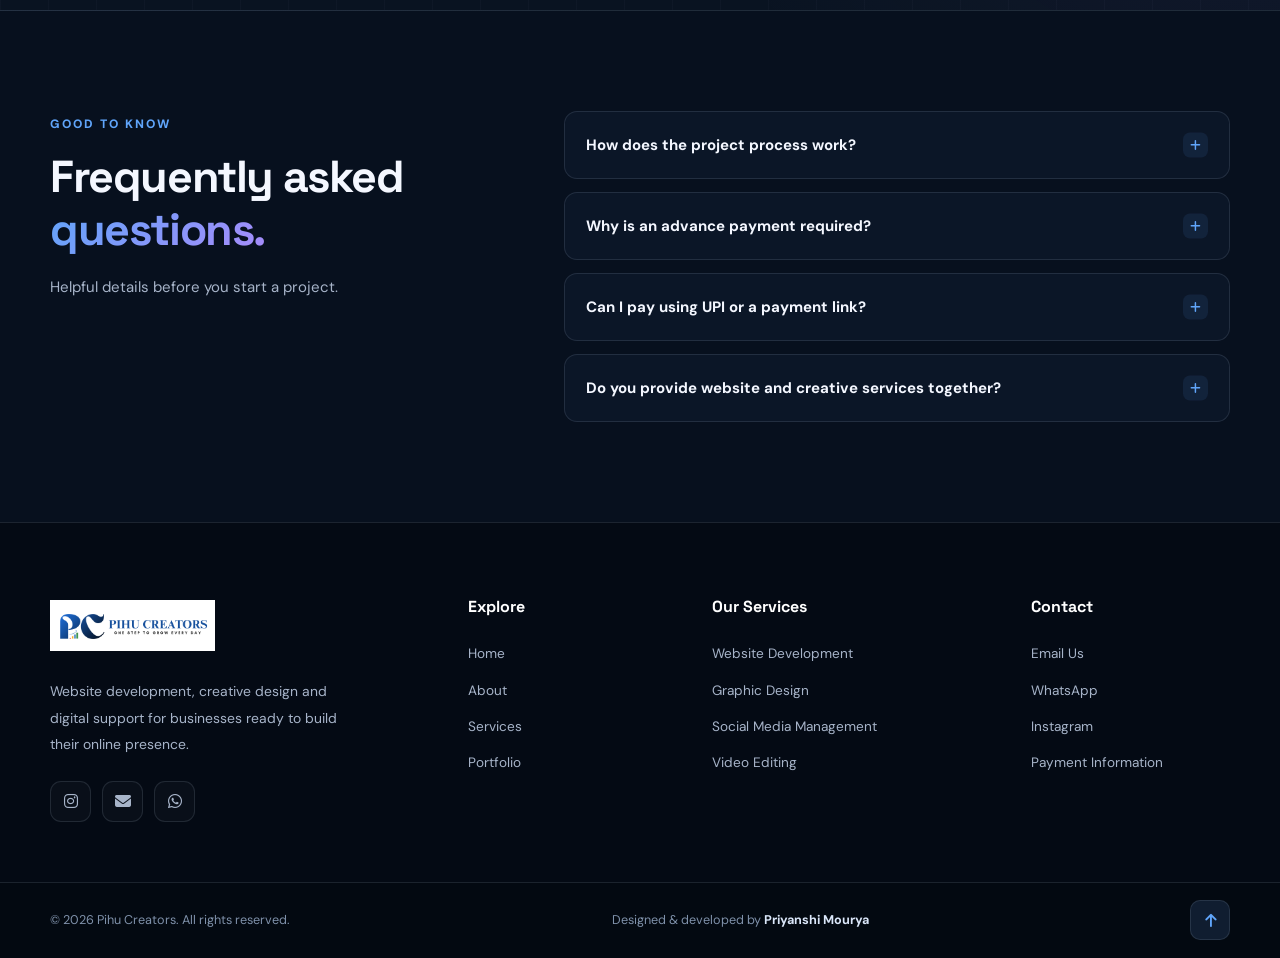
<file: contact.html>
<!DOCTYPE html>
<html lang="en">
<head>
  <meta charset="UTF-8">
  <meta name="viewport" content="width=device-width, initial-scale=1.0">
  <meta name="theme-color" content="#07101e">
  <meta name="description" content="Contact Pihu Creators for website development, graphic design, social media management, video editing and creative digital services.">
  <title>Contact & Payments | Pihu Creators</title>

  <link rel="preconnect" href="https://fonts.googleapis.com">
  <link rel="preconnect" href="https://fonts.gstatic.com" crossorigin>
  <link href="https://fonts.googleapis.com/css2?family=DM+Sans:wght@400;500;600;700;800&family=Space+Grotesk:wght@400;500;600;700&display=swap" rel="stylesheet">

  <link rel="stylesheet" href="https://cdnjs.cloudflare.com/ajax/libs/font-awesome/6.5.1/css/all.min.css">
  <link rel="stylesheet" href="CSS FOLDER/contact.css">
</head>

<body>

  <a href="#main-content" class="skip-link">Skip to content</a>

  <div class="scroll-progress" aria-hidden="true">
    <span id="scrollProgressBar"></span>
  </div>

  <!-- NAVBAR -->

<!-- NAVIGATION -->
<header class="header" id="header">
  <nav class="navbar container">

<!-- LOGO -->
<a href="index.html" class="logo" aria-label="Pihu Creators Home">
  <img src="images/white2nd.png" alt="Pihu Creators Logo">
</a>


    <!-- MOBILE MENU BUTTON -->
    <button
      class="menu-toggle"
      id="menuToggle"
      type="button"
      aria-label="Open navigation"
      aria-expanded="false"
      aria-controls="navLinks">
      <i class="fa-solid fa-bars"></i>
    </button>

    <!-- NAVIGATION LINKS -->
    <div class="nav-links" id="navLinks">

      <a href="index.html" class="nav-link">Home</a>
      <a href="about.html" class="nav-link">About</a>

      <!-- SERVICES DROPDOWN -->
      <div class="nav-dropdown" id="servicesDropdown">

        <button
          type="button"
          class="nav-link dropdown-toggle"
          aria-expanded="false"
          aria-controls="servicesMenu">
        <a href="Service.html">Services</a> 
          <i class="fa-solid fa-chevron-down dropdown-arrow"></i>
        </button>

        <div class="dropdown-menu" id="servicesMenu">

          <!-- <a href="Service.html">
            <i class="fa-solid fa-layer-group"></i>
            <span>All Services</span>
          </a> -->

          <a href="graphic designs.html">
            <i class="fa-solid fa-palette"></i>
            <span>Graphic Designing</span>
          </a>
<!-- 
          <a href="web design.html">
            <i class="fa-solid fa-pen-ruler"></i>
            <span>Web Designing</span>
          </a> -->

          <a href="web design.html">
            <i class="fa-solid fa-code"></i>
            <span>Web Development</span>
          </a>

          <a href="SMM.html">
            <i class="fa-solid fa-share-nodes"></i>
            <span>Social Media Management</span>
          </a>

          <a href="pihu_creators_video_portfolio.html">
            <i class="fa-solid fa-video"></i>
            <span>Video Shoots &amp; Editing</span>
          </a>

        </div>
      </div>

      <a href="portflio.html" class="nav-link">Projects</a>
      <a href="testimonial.html" class="nav-link">Testimonials</a>
      <a href="contact.html" class="nav-link">Contact</a>

      <!-- CTA BUTTON -->
      <a href="contact.html" class="btn btn-small nav-cta">
        Let's Work Together
        <i class="fa-solid fa-arrow-up-right-from-square"></i>
      </a>

    </div>
  </nav>
</header>

  <main id="main-content">

    <!-- HERO -->
    <section class="contact-hero section-grid">
      <div class="hero-glow hero-glow-one" aria-hidden="true"></div>
      <div class="hero-glow hero-glow-two" aria-hidden="true"></div>

      <div class="container hero-inner">
        <span class="eyebrow">
          <span class="status-dot"></span>
          YOUR NEXT PROJECT STARTS HERE
        </span>

        <h1>
          Let's build something
          <span class="gradient-text">great together.</span>
        </h1>

        <p>
          Need a website, creative designs, video editing or social media
          support? Tell us what you're planning. We'll discuss your
          requirements, project scope and next steps.
        </p>

        <div class="hero-actions">
          <a href="#contact-form" class="button button-primary">
            Start an Inquiry <i class="fa-solid fa-arrow-right"></i>
          </a>

          <a href="#payment" class="button button-secondary">
            <i class="fa-solid fa-shield-halved"></i> Payment Information
          </a>
        </div>

        <div class="hero-trust">
          <span><i class="fa-solid fa-check-circle"></i> Clear project scope</span>
          <span><i class="fa-solid fa-check-circle"></i> Transparent quotations</span>
          <span><i class="fa-solid fa-check-circle"></i> Direct communication</span>
        </div>
      </div>
    </section>

    <!-- CONTACT DETAILS + FORM -->
    <section class="section contact-main" id="contact-form">
      <div class="container contact-grid">

        <!-- LEFT COLUMN -->
        <div class="contact-info reveal">
          <span class="section-tag">GET IN TOUCH</span>

          <h2>Tell us about your <span class="gradient-text">project.</span></h2>

          <p class="contact-intro">
            Share your idea, required services and budget. Pihu Creators
            will use those details to help you plan the next step.
          </p>

          <a class="contact-card"
             href="mailto:pihucreators083@gmail.com">
            <span class="contact-icon"><i class="fa-regular fa-envelope"></i></span>
            <span class="contact-card-copy">
              <small>EMAIL US</small>
              <strong>pihucreators083@gmail.com</strong>
              <span>Send project requirements</span>
            </span>
            <i class="fa-solid fa-arrow-up-right-from-square contact-arrow"></i>
          </a>

          <a class="contact-card"
             href="https://wa.me/919310688455"
             target="_blank"
             rel="noopener noreferrer">
            <span class="contact-icon whatsapp-icon"><i class="fa-brands fa-whatsapp"></i></span>
            <span class="contact-card-copy">
              <small>WHATSAPP</small>
              <strong>+91 93106 88455</strong>
              <span>Discuss your project directly</span>
            </span>
            <i class="fa-solid fa-arrow-up-right-from-square contact-arrow"></i>
          </a>

          <a class="contact-card"
             href="https://www.instagram.com/pihucreators/"
             target="_blank"
             rel="noopener noreferrer">
            <span class="contact-icon"><i class="fa-brands fa-instagram"></i></span>
            <span class="contact-card-copy">
              <small>INSTAGRAM</small>
              <strong>@pihucreators</strong>
              <span>Explore our creative work</span>
            </span>
            <i class="fa-solid fa-arrow-up-right-from-square contact-arrow"></i>
          </a>

          <a class="contact-card"
             href="https://pihucreators.in"
             target="_blank"
             rel="noopener noreferrer">
            <span class="contact-icon"><i class="fa-solid fa-globe"></i></span>
            <span class="contact-card-copy">
              <small>OUR WEBSITE</small>
              <strong>pihucreators.in</strong>
              <span>Discover Pihu Creators</span>
            </span>
            <i class="fa-solid fa-arrow-up-right-from-square contact-arrow"></i>
          </a>

          <div class="payment-policy">
            <div class="policy-icon"><i class="fa-solid fa-shield-halved"></i></div>
            <div>
              <h3>Project &amp; payment policy</h3>
              <p>
                Work starts after the requirements, quotation and deliverables
                are approved and the agreed 50% advance is received.
                The remaining balance is payable according to the agreed terms.
              </p>
            </div>
          </div>
        </div>

        <!-- RIGHT COLUMN: CONTACT FORM -->
        <div class="form-panel reveal">
          <div class="form-heading">
            <span class="section-tag">PROJECT ENQUIRY</span>
            <h2>Let's discuss your idea.</h2>
            <p>Fields marked with * are required.</p>
          </div>

          <form id="contactForm">

            <div class="form-row">
              <div class="form-group">
                <label for="name">Full name *</label>
                <input id="name"
                       name="name"
                       type="text"
                       autocomplete="name"
                       placeholder="Your full name"
                       maxlength="100"
                       required>
              </div>

              <div class="form-group">
                <label for="email">Email address *</label>
                <input id="email"
                       name="email"
                       type="email"
                       autocomplete="email"
                       placeholder="you@example.com"
                       maxlength="150"
                       required>
              </div>
            </div>

            <div class="form-row">
              <div class="form-group">
                <label for="phone">Phone / WhatsApp</label>
                <input id="phone"
                       name="phone"
                       type="tel"
                       autocomplete="tel"
                       placeholder="+91 XXXXX XXXXX"
                       maxlength="25">
              </div>

              <div class="form-group">
                <label for="service">Service required *</label>
                <select id="service" name="service" required>
                  <option value="">Choose a service</option>
                  <option>Website Development</option>
                  <option>Website Redesign</option>
                  <option>Landing Page</option>
                  <option>E-commerce Website</option>
                  <option>Graphic Design</option>
                  <option>Logo &amp; Branding</option>
                  <option>Social Media Management</option>
                  <option>Video Shoot &amp; Editing</option>
                  <option>Content Writing &amp; Planning</option>
                  <option>Data Entry &amp; Business Support</option>
                  <option>SEO &amp; Website Optimisation</option>
                  <option>Multiple Services</option>
                  <option>Other / Need Advice</option>
                </select>
              </div>
            </div>

            <div class="form-row">
              <div class="form-group">
                <label for="budget">Estimated budget</label>
                <select id="budget" name="budget">
                  <option value="Need a quote">Need a quote</option>
                  <option>Below ₹2,000</option>
                  <option>₹2,000–₹5,000</option>
                  <option>₹5,000–₹10,000</option>
                  <option>₹10,000–₹20,000</option>
                  <option>₹20,000+</option>
                </select>
              </div>

              <div class="form-group">
                <label for="deadline">Preferred timeline</label>
                <select id="deadline" name="deadline">
                  <option value="Flexible">Flexible</option>
                  <option>As soon as possible</option>
                  <option>Within 1 week</option>
                  <option>Within 2–3 weeks</option>
                  <option>Within a month</option>
                </select>
              </div>
            </div>

            <div class="form-group">
              <label for="details">Project details *</label>
              <textarea id="details"
                        name="details"
                        rows="5"
                        minlength="10"
                        maxlength="2500"
                        placeholder="What do you need? Share your requirements, reference links, pages, features or deadline..."
                        required></textarea>
              <div class="field-hint"><span id="charCount">0</span>/2500 characters</div>
            </div>

            <label class="consent">
              <input id="consent" name="consent" type="checkbox" required>
              <span>
                I understand that work starts after the quotation and project
                scope are approved and the agreed 50% advance is received.
              </span>
            </label>

            <button type="submit" class="button button-primary form-submit">
              Send Inquiry on WhatsApp
              <i class="fa-brands fa-whatsapp"></i>
            </button>

            <p class="form-status" id="formStatus" role="status" aria-live="polite"></p>

            <p class="form-note">
              <i class="fa-solid fa-lock"></i>
              Submitting opens WhatsApp with your message. This form does not
              store your data on a server.
            </p>

          </form>
        </div>
      </div>
    </section>

    <!-- PAYMENT OPTIONS -->
    <section class="section payment-section section-grid" id="payment">
      <div class="container">

        <div class="section-heading reveal">
          <span class="section-tag">SIMPLE &amp; TRANSPARENT</span>
          <h2>Project payments, <span class="gradient-text">made clear.</span></h2>
          <p>
            First approve the quotation and project scope. You can then
            arrange the agreed advance using a payment method confirmed by Pihu Creators.
          </p>
        </div>

        <div class="payment-layout">

          <div class="payment-methods reveal">

            <button class="payment-method active"
                    type="button"
                    data-payment-method="upi"
                    aria-pressed="true">
              <span class="method-icon"><i class="fa-solid fa-mobile-screen-button"></i></span>
              <span class="method-copy">
                <strong>UPI Payment</strong>
                <small>Pay using your UPI app after payment details are confirmed.</small>
              </span>
              <span class="method-radio"></span>
            </button>

            <button class="payment-method"
                    type="button"
                    data-payment-method="online"
                    aria-pressed="false">
              <span class="method-icon"><i class="fa-solid fa-credit-card"></i></span>
              <span class="method-copy">
                <strong>Secure Online Payment</strong>
                <small>Use an official payment link shared after quote approval.</small>
              </span>
              <span class="method-radio"></span>
            </button>

            <button class="payment-method"
                    type="button"
                    data-payment-method="bank"
                    aria-pressed="false">
              <span class="method-icon"><i class="fa-solid fa-building-columns"></i></span>
              <span class="method-copy">
                <strong>Bank Transfer</strong>
                <small>Request the verified account details for your project.</small>
              </span>
              <span class="method-radio"></span>
            </button>

            <div class="payment-security">
              <i class="fa-solid fa-shield-halved"></i>
              <p>
                Always verify the payment recipient and amount before paying.
                Never share your UPI PIN, password or OTP.
              </p>
            </div>
          </div>

          <div class="payment-calculator reveal">
            <span class="section-tag">ADVANCE ESTIMATOR</span>
            <h3>Calculate your project advance</h3>
            <p class="calculator-description">
              Enter the total price agreed in your quotation. This is an
              estimate only and does not initiate a payment.
            </p>

            <div class="form-group">
              <label for="projectAmount">Agreed total project price (₹)</label>
              <input id="projectAmount"
                     type="number"
                     min="1"
                     max="100000000"
                     step="1"
                     inputmode="numeric"
                     placeholder="Enter agreed project price">
            </div>

            <div class="amount-breakdown">
              <div>
                <span>Total project price</span>
                <strong id="displayTotal">₹0</strong>
              </div>
              <div class="advance-line">
                <span>50% advance</span>
                <strong id="displayAdvance">₹0</strong>
              </div>
              <div>
                <span>Remaining balance</span>
                <strong id="displayBalance">₹0</strong>
              </div>
            </div>

            <button id="payAdvanceBtn" class="button button-primary form-submit" type="button">
              Request Payment Details <i class="fa-solid fa-arrow-right"></i>
            </button>

            <p id="paymentStatus" class="payment-status" role="status" aria-live="polite"></p>

            <p class="form-note">
              The advance is calculated from the total project price you enter.
              Final payment terms must be confirmed in writing.
            </p>
          </div>

        </div>

        <div class="payment-steps reveal">
          <div><span>01</span><strong>Discuss requirements</strong><p>Confirm the project scope.</p></div>
          <div><span>02</span><strong>Approve the quote</strong><p>Agree on price and timeline.</p></div>
          <div><span>03</span><strong>Pay the advance</strong><p>Use the confirmed payment details.</p></div>
          <div><span>04</span><strong>Work begins</strong><p>Start after the advance is confirmed.</p></div>
        </div>

      </div>
    </section>

    <!-- FAQ -->
    <section class="section faq-section">
      <div class="container faq-layout">

        <div class="faq-intro reveal">
          <span class="section-tag">GOOD TO KNOW</span>
          <h2>Frequently asked <span class="gradient-text">questions.</span></h2>
          <p>Helpful details before you start a project.</p>
        </div>

        <div class="faq-list reveal">

          <details class="faq-item">
            <summary>How does the project process work?</summary>
            <p>
              Share your requirements first. After discussion, you receive a
              proposed scope, quotation and timeline. Work starts once the
              details are approved and the agreed advance is received.
            </p>
          </details>

          <details class="faq-item">
            <summary>Why is an advance payment required?</summary>
            <p>
              The agreed advance reserves project time and allows work to
              begin. The scope, deliverables, revisions and remaining payment
              schedule should be confirmed before work begins.
            </p>
          </details>

          <details class="faq-item">
            <summary>Can I pay using UPI or a payment link?</summary>
            <p>
              Yes, when a verified UPI ID or official payment link has been
              configured and confirmed. Contact us for payment details after
              approving the quotation.
            </p>
          </details>

          <details class="faq-item">
            <summary>Do you provide website and creative services together?</summary>
            <p>
              Yes. You can enquire about website development, graphics,
              social media content, video editing and other listed services
              in one project.
            </p>
          </details>

        </div>
      </div>
    </section>

  </main>

  <!-- FOOTER -->
  <footer class="site-footer">
    <div class="container footer-main">

      <div class="footer-brand">
        <a href="index.html" class="footer-logo">
          <img src="images/white2nd.png" alt="Pihu Creators logo" loading="lazy">
        </a>

        <p>
          Website development, creative design and digital support
          for businesses ready to build their online presence.
        </p>

        <div class="footer-socials">
          <a href="https://www.instagram.com/pihucreators/"
             target="_blank" rel="noopener noreferrer"
             aria-label="Instagram">
            <i class="fa-brands fa-instagram"></i>
          </a>

          <a href="mailto:pihucreators083@gmail.com" aria-label="Email">
            <i class="fa-solid fa-envelope"></i>
          </a>

          <a href="https://wa.me/919310688455"
             target="_blank" rel="noopener noreferrer"
             aria-label="WhatsApp">
            <i class="fa-brands fa-whatsapp"></i>
          </a>
        </div>
      </div>

      <div class="footer-column">
        <h3>Explore</h3>
        <a href="index.html">Home</a>
        <a href="about.html">About</a>
        <a href="Service.html">Services</a>
        <a href="portflio.html">Portfolio</a>
      </div>

      <div class="footer-column">
        <h3>Our Services</h3>
        <a href="web design.html">Website Development</a>
        <a href="graphic designs.html">Graphic Design</a>
        <a href="Service.html">Social Media Management</a>
        <a href="Service.html">Video Editing</a>
      </div>

      <div class="footer-column">
        <h3>Contact</h3>
        <a href="mailto:pihucreators083@gmail.com">Email Us</a>
        <a href="https://wa.me/919310688455"
           target="_blank" rel="noopener noreferrer">WhatsApp</a>
        <a href="https://www.instagram.com/pihucreators/"
           target="_blank" rel="noopener noreferrer">Instagram</a>
        <a href="#payment">Payment Information</a>
      </div>

    </div>

    <div class="footer-bottom">
      <div class="container footer-bottom-inner">
        <p>© <span id="currentYear"></span> Pihu Creators. All rights reserved.</p>
        <p>Designed &amp; developed by <strong>Priyanshi Mourya</strong></p>
        <button id="backToTop" class="back-to-top"
                type="button" aria-label="Back to top">
          <i class="fa-solid fa-arrow-up"></i>
        </button>
      </div>
    </div>
  </footer>

  <!-- FLOATING WHATSAPP -->
  <a class="floating-whatsapp"
     href="https://wa.me/919310688455?text=Hello%20Pihu%20Creators%2C%20I%20have%20a%20project%20inquiry."
     target="_blank"
     rel="noopener noreferrer"
     aria-label="Chat with Pihu Creators on WhatsApp">
    <i class="fa-brands fa-whatsapp"></i>
  </a>

  <script src="JS FOLDER/contact.js" defer></script>
</body>
</html>
</file>
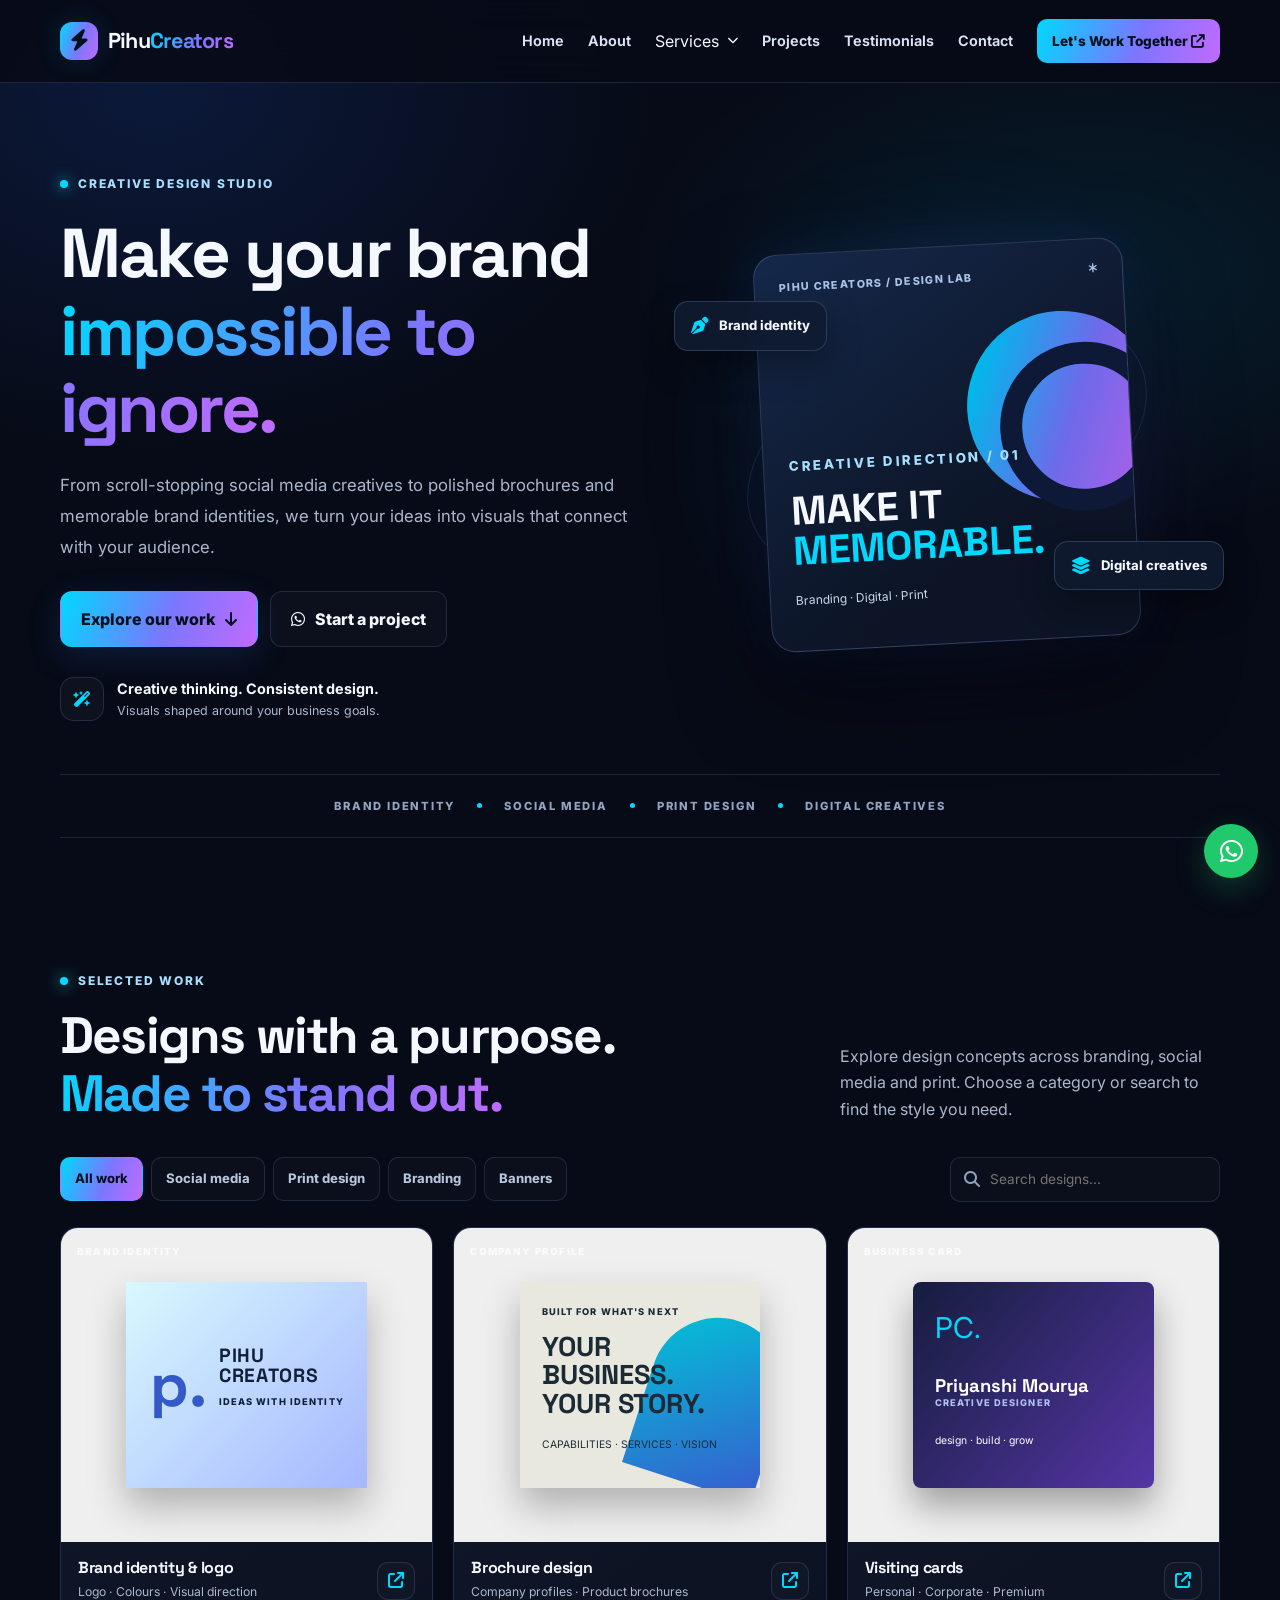
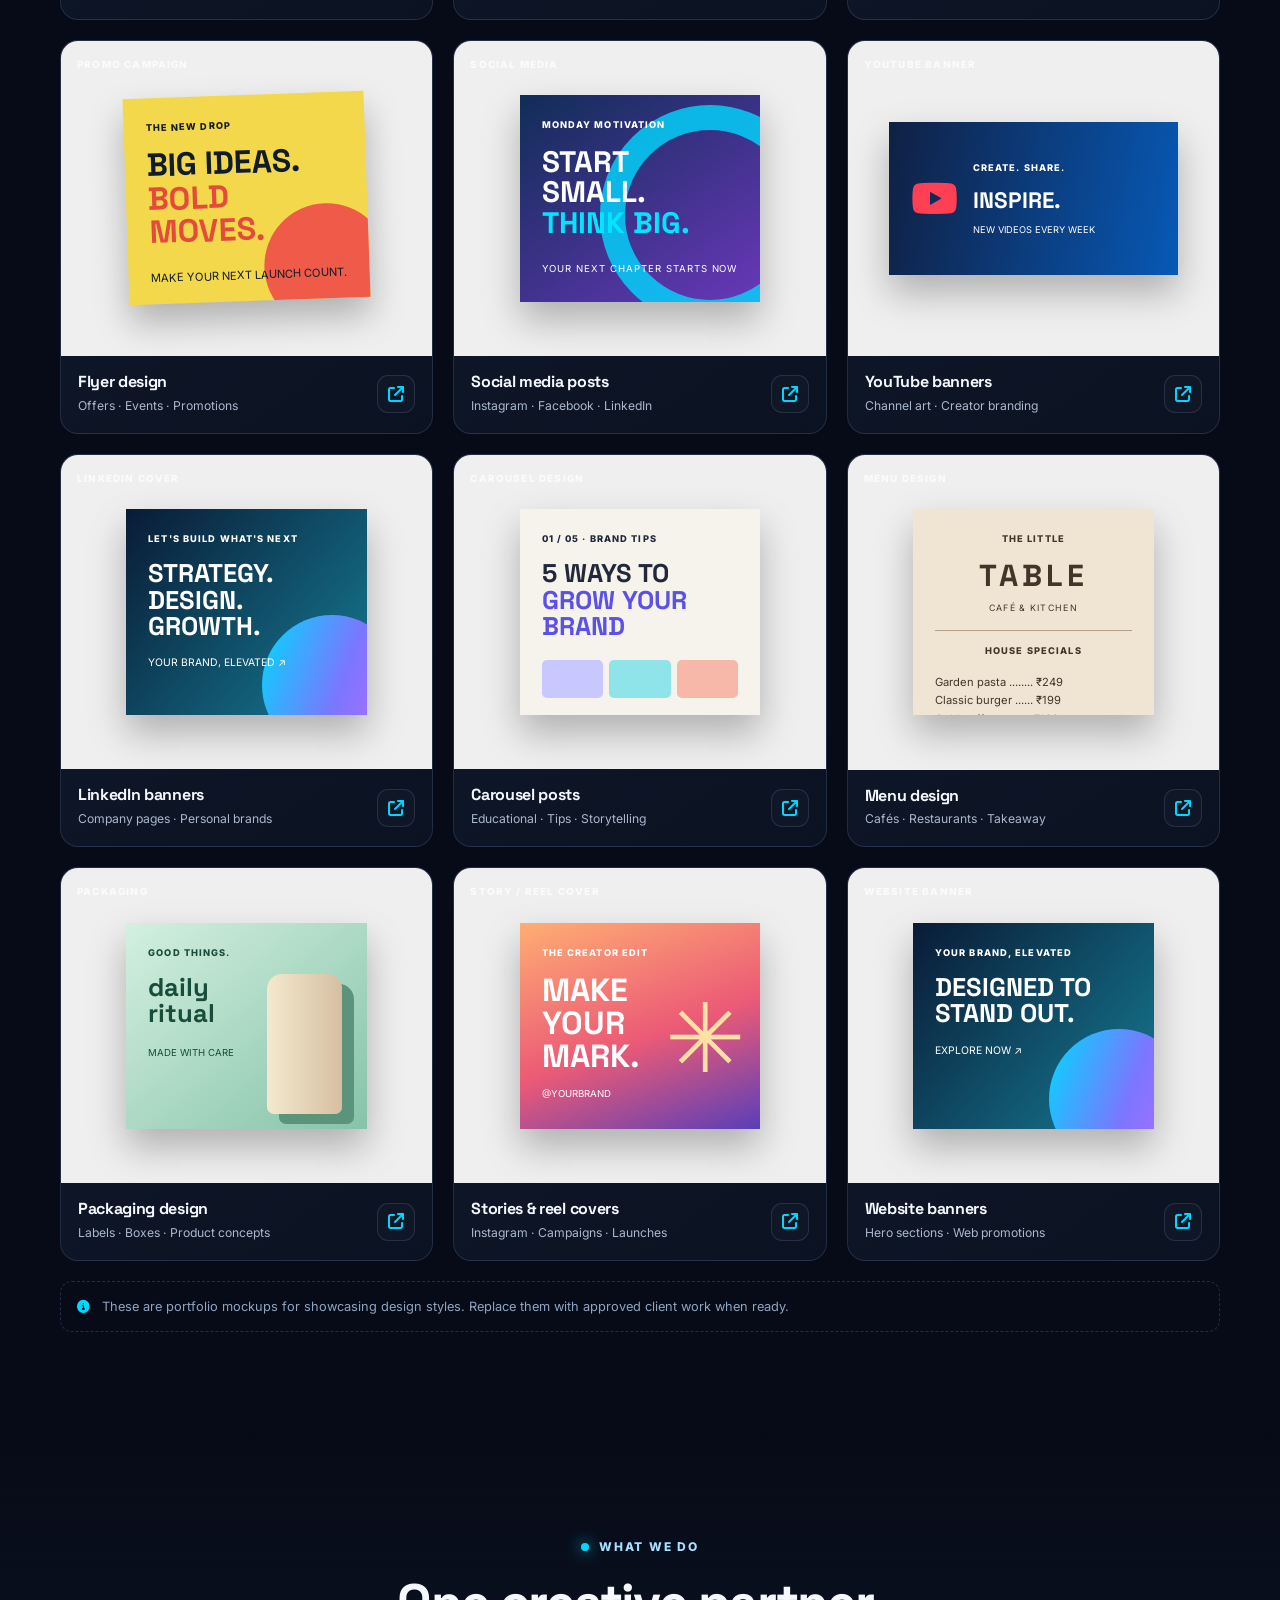
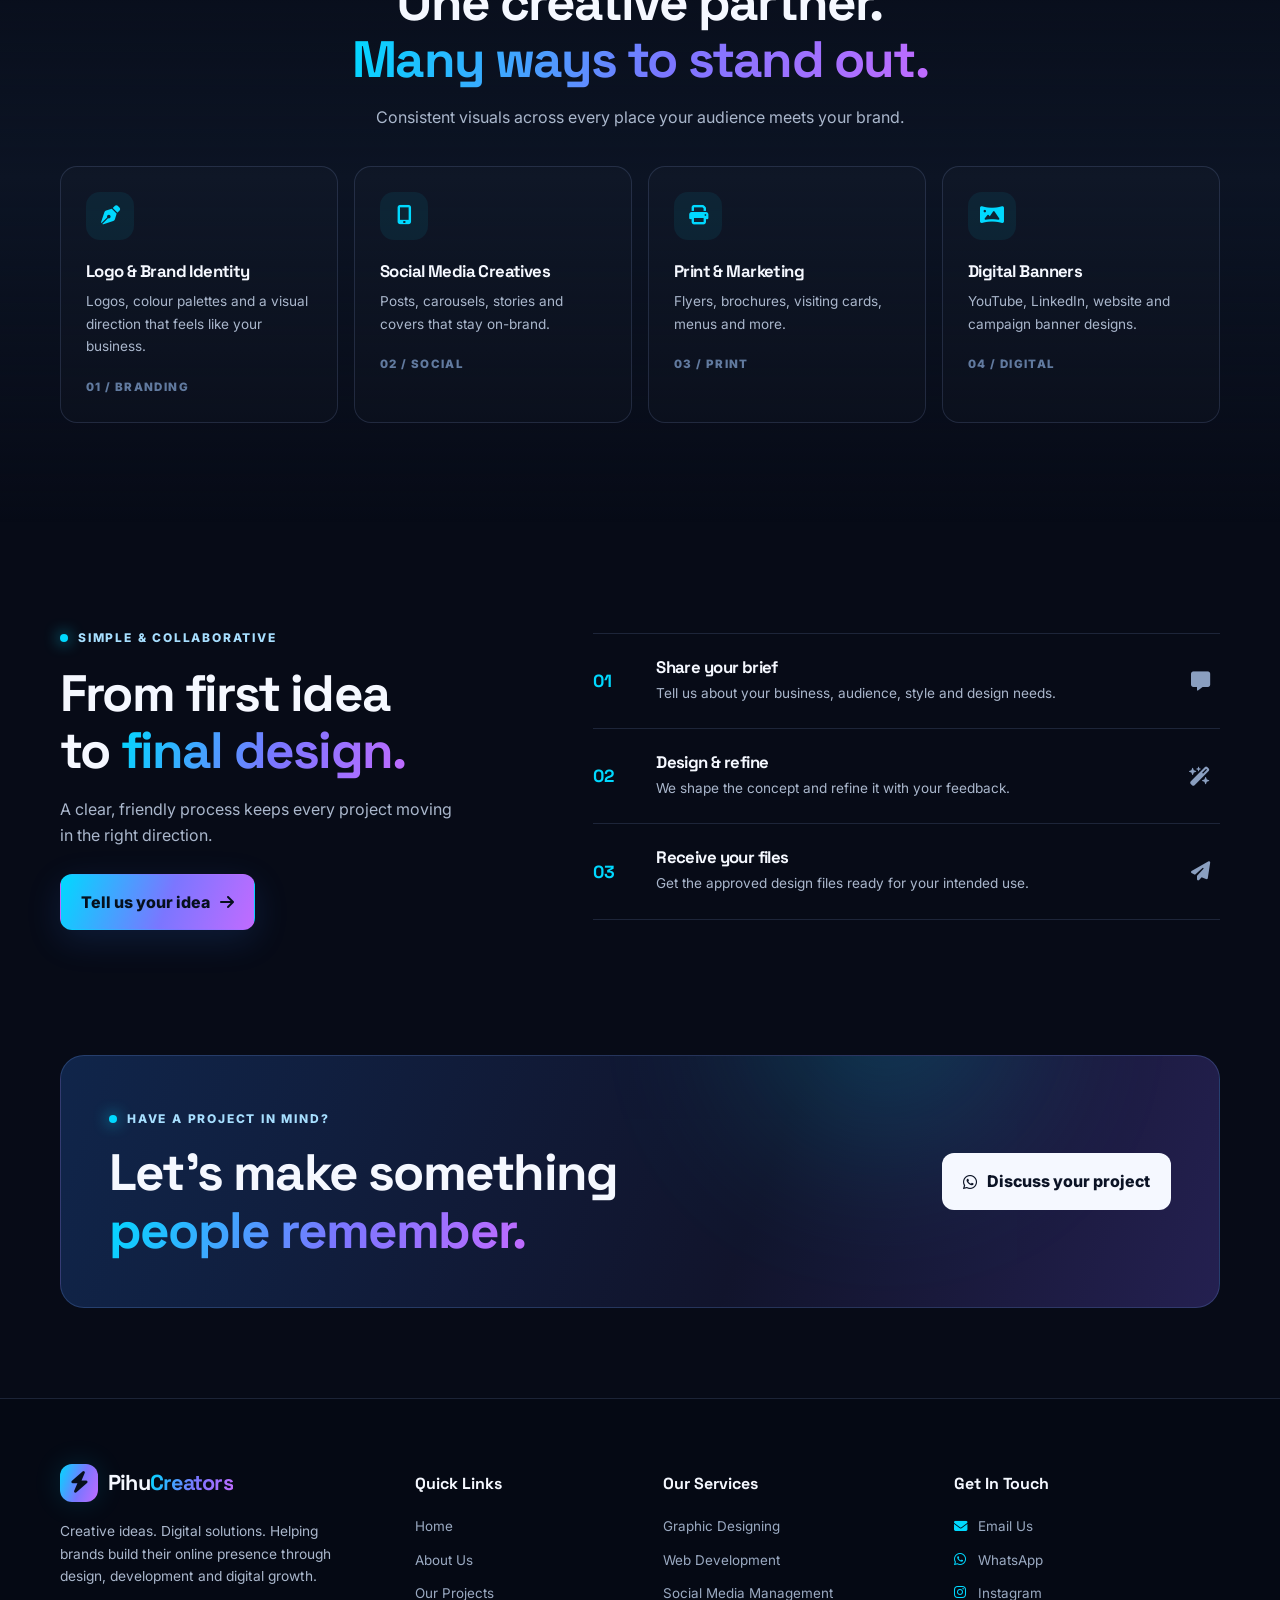
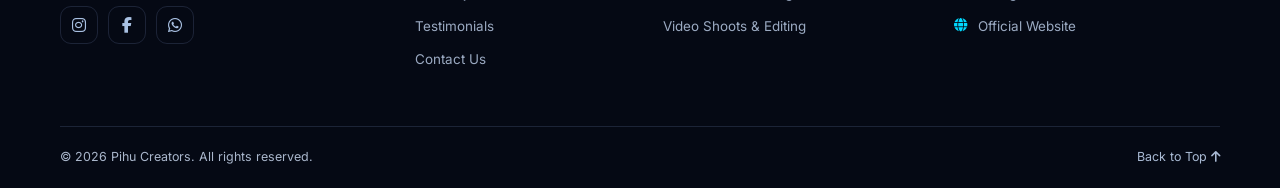
<file: graphic designs.html>
<!DOCTYPE html>

<html lang="en">
<head>
<meta charset="utf-8"/>
<meta content="width=device-width, initial-scale=1.0" name="viewport"/>
<meta content="#070b17" name="theme-color"/>
<meta content="Explore graphic design services by Pihu Creators — brand identity, social media creatives, brochures, flyers, business cards and digital banners." name="description"/>
<title>Graphic Design | Pihu Creators</title>
<link href="https://fonts.googleapis.com" rel="preconnect"/>
<link crossorigin="" href="https://fonts.gstatic.com" rel="preconnect"/>
<link href="https://fonts.googleapis.com/css2?family=Inter:wght@400;500;600;700;800&amp;family=Space+Grotesk:wght@400;500;600;700&amp;display=swap" rel="stylesheet"/>
<link href="https://cdnjs.cloudflare.com/ajax/libs/font-awesome/6.5.2/css/all.min.css" rel="stylesheet"/>
<link href="CSS FOLDER/graphic design.css" rel="stylesheet"/>
</head>
<body>
<header class="header" id="header">
<nav aria-label="Main navigation" class="navbar container">
<a aria-label="Pihu Creators Home" class="logo" href="index.html"><span class="logo-icon"><i class="fa-solid fa-bolt"></i></span><span>Pihu<span class="gradient-text">Creators</span></span></a>
<button aria-controls="navLinks" aria-expanded="false" aria-label="Open navigation" class="menu-toggle" id="menuToggle"><i class="fa-solid fa-bars"></i></button>
<div class="nav-links" id="navLinks">
<a class="nav-link" href="index.html">Home</a>
<a class="nav-link" href="about.html">About</a>
<div class="nav-dropdown" id="servicesDropdown">
<button aria-controls="servicesMenu" aria-expanded="false" class="nav-link dropdown-toggle" type="button">Services <i class="fa-solid fa-chevron-down dropdown-arrow"></i></button>
<div class="dropdown-menu" id="servicesMenu">
<a href="graphic designs.html"><i class="fa-solid fa-palette"></i><span>Graphic Designing</span></a>
<a href="web design.html"><i class="fa-solid fa-code"></i><span>Web Development</span></a>
<a href="SMM.html"><i class="fa-solid fa-share-nodes"></i><span>Social Media Management</span></a>
<a href="video-content.html"><i class="fa-solid fa-video"></i><span>Video Shoots &amp; Editing</span></a>
</div>
</div>
<a class="nav-link" href="portflio.html">Projects</a>
<a class="nav-link" href="testimonial.html">Testimonials</a>
<a class="nav-link" href="contact.html">Contact</a>
<a class="nav-cta" href="contact.html">Let's Work Together <i class="fa-solid fa-arrow-up-right-from-square"></i></a>
</div>
</nav>
</header>
<main>
<section class="hero" id="home">
<div class="container hero-grid">
<div class="hero-content">
<div class="eyebrow"><span class="status-dot"></span> CREATIVE DESIGN STUDIO</div>
<h1>Make your brand<br/><span class="gradient-text">impossible to ignore.</span></h1>
<p class="hero-text">From scroll-stopping social media creatives to polished brochures and memorable brand identities, we turn your ideas into visuals that connect with your audience.</p>
<div class="hero-actions"><a class="btn btn-primary" href="#portfolio">Explore our work <i class="fa-solid fa-arrow-down"></i></a><a class="btn btn-outline" href="https://wa.me/919310688455?text=Hello%20Pihu%20Creators%2C%20I%20need%20graphic%20design%20services." rel="noopener" target="_blank"><i class="fa-brands fa-whatsapp"></i> Start a project</a></div>
<div class="hero-proof"><span class="proof-icon"><i class="fa-solid fa-wand-magic-sparkles"></i></span><div><strong>Creative thinking. Consistent design.</strong><small>Visuals shaped around your business goals.</small></div></div>
</div>
<div aria-label="Graphic design showcase" class="hero-art">
<div class="art-glow"></div><div class="orbit one"></div><div class="orbit two"></div>
<div class="design-board"><div class="board-top"><span>PIHU CREATORS / DESIGN LAB</span><i class="fa-solid fa-asterisk"></i></div><div class="board-shape"></div><div class="board-copy"><small>CREATIVE DIRECTION / 01</small><b>MAKE IT<br/><em>MEMORABLE.</em></b><span>Branding · Digital · Print</span></div></div>
<div class="float-chip chip-one"><i class="fa-solid fa-pen-nib"></i> Brand identity</div><div class="float-chip chip-two"><i class="fa-solid fa-layer-group"></i> Digital creatives</div>
</div>
</div>
<div class="container hero-bottom"><span>BRAND IDENTITY</span><i></i><span>SOCIAL MEDIA</span><i></i><span>PRINT DESIGN</span><i></i><span>DIGITAL CREATIVES</span></div>
</section>
<!-- ================= PORTFOLIO SECTION ================= -->
<section class="section" id="portfolio">
<div class="container">
<!-- Section Heading -->
<div class="section-heading">
<div>
<span class="section-tag">
<span class="status-dot"></span>
          SELECTED WORK
        </span>
<h2>
          Designs with a purpose.<br/>
<span class="gradient-text">Made to stand out.</span>
</h2>
</div>
<p>
        Explore design concepts across branding, social media and print.
        Choose a category or search to find the style you need.
      </p>
</div>
<!-- Portfolio Filters and Search -->
<div class="portfolio-tools">
<div aria-label="Filter portfolio" class="filter-list" role="group">
<button class="filter-btn active" data-filter="all">
          All work
        </button>
<button class="filter-btn" data-filter="social">
          Social media
        </button>
<button class="filter-btn" data-filter="print">
          Print design
        </button>
<button class="filter-btn" data-filter="branding">
          Branding
        </button>
<button class="filter-btn" data-filter="banners">
          Banners
        </button>
</div>
<label class="search-box">
<i class="fa-solid fa-magnifying-glass"></i>
<input aria-label="Search designs" id="portfolioSearch" placeholder="Search designs..." type="search"/>
</label>
</div>
<!-- Portfolio Grid -->
<div class="portfolio-grid" id="portfolioGrid">
<!-- 01. Brand Identity -->
<article class="work-card" data-category="branding" data-title="Brand identity logo design">
<button aria-label="Preview brand identity" class="work-visual" data-desc="Logo concepts, colour palettes and a visual direction that helps your brand feel recognisable." data-title="Brand Identity &amp; Logo">
<span class="visual-label">BRAND IDENTITY</span>
<div class="mock mock-logo">
<span class="monogram">p.</span>
<div>
<b>PIHU<br/>CREATORS</b>
<small>IDEAS WITH IDENTITY</small>
</div>
</div>
</button>
<div class="work-info">
<div>
<h3>Brand identity &amp; logo</h3>
<p>Logo · Colours · Visual direction</p>
</div>
<a href="pihu_creators_graphic_portfolio.html">
<button aria-label="View brand identity" class="view-btn">
<i class="fa-solid fa-arrow-up-right-from-square"></i>
</button></a>
</div>
</article>
<!-- 02. Brochure Design -->
<article class="work-card" data-category="print" data-title="Brochure company profile">
<button aria-label="Preview brochure" class="work-visual" data-desc="Clean brochure and company profile layouts that present services and business information clearly." data-title="Brochure Design">
<span class="visual-label">COMPANY PROFILE</span>
<div class="mock mock-brochure">
<small>BUILT FOR WHAT'S NEXT</small>
<b>YOUR BUSINESS.<br/>YOUR STORY.</b>
<span style="display:block;margin-top:18px;font-size:.65rem">
              CAPABILITIES · SERVICES · VISION
            </span>
</div>
</button>
<div class="work-info">
<div>
<h3>Brochure design</h3>
<p>Company profiles · Product brochures</p>
</div>
<a href="pihu_creators_graphic_portfolio.html">
<button aria-label="View brochure" class="view-btn">
<i class="fa-solid fa-arrow-up-right-from-square"></i>
</button></a>
</div>
</article>
<!-- 03. Business Visiting Card -->
<article class="work-card" data-category="print" data-title="Business visiting card">
<button aria-label="Preview business card" class="work-visual" data-desc="Professional business card concepts for personal brands, teams and growing businesses." data-title="Business / Visiting Card">
<span class="visual-label">BUSINESS CARD</span>
<div class="mock mock-card">
<span class="monogram">PC.</span>
<b style="font-size:1.15rem;margin-top:25px">
              Priyanshi Mourya
            </b>
<small>CREATIVE DESIGNER</small>
<span style="font-size:.65rem">
              design · build · grow
            </span>
</div>
</button>
<div class="work-info">
<div>
<h3>Visiting cards</h3>
<p>Personal · Corporate · Premium</p>
</div>
<a href="pihu_creators_graphic_portfolio.html">
<button aria-label="View visiting card" class="view-btn">
<i class="fa-solid fa-arrow-up-right-from-square"></i>
</button></a>
</div>
</article>
<!-- 04. Promotional Flyer -->
<article class="work-card" data-category="print" data-title="Promotional flyer offers">
<button aria-label="Preview flyer" class="work-visual" data-desc="Bold promotional designs for offers, events, product launches and seasonal campaigns." data-title="Promotional Flyer">
<span class="visual-label">PROMO CAMPAIGN</span>
<div class="mock mock-flyer">
<small>THE NEW DROP</small>
<b>BIG IDEAS.<br/><em>BOLD MOVES.</em></b>
<span style="display:block;margin-top:20px;font-size:.7rem">
              MAKE YOUR NEXT LAUNCH COUNT.
            </span>
</div>
</button>
<div class="work-info">
<div>
<h3>Flyer design</h3>
<p>Offers · Events · Promotions</p>
</div>
<a href="pihu_creators_graphic_portfolio.html">
<button aria-label="View flyer" class="view-btn">
<i class="fa-solid fa-arrow-up-right-from-square"></i>
</button></a>
</div>
</article>
<!-- 05. Social Media Post -->
<article class="work-card" data-category="social" data-title="Instagram social media post">
<button aria-label="Preview social media post" class="work-visual" data-desc="Branded social content for Instagram, Facebook and other platforms, designed to keep your feed cohesive." data-title="Social Media Post">
<span class="visual-label">SOCIAL MEDIA</span>
<div class="mock mock-social">
<small>MONDAY MOTIVATION</small>
<b>START SMALL.<br/><em>THINK BIG.</em></b>
<span style="display:block;margin-top:22px;font-size:.6rem;letter-spacing:.1em">
              YOUR NEXT CHAPTER STARTS NOW
            </span>
</div>
</button>
<div class="work-info">
<div>
<h3>Social media posts</h3>
<p>Instagram · Facebook · LinkedIn</p>
</div>
<a href="pihu_creators_graphic_portfolio.html">
<button aria-label="View social post" class="view-btn">
<i class="fa-solid fa-arrow-up-right-from-square"></i>
</button></a>
</div>
</article>
<!-- 06. YouTube Banner -->
<article class="work-card" data-category="banners" data-title="YouTube channel banner">
<button aria-label="Preview YouTube banner" class="work-visual" data-desc="Channel artwork that helps creators build a recognisable and cohesive content identity." data-title="YouTube Channel Banner">
<span class="visual-label">YOUTUBE BANNER</span>
<div class="mock mock-youtube">
<i class="fa-brands fa-youtube"></i>
<div>
<small>CREATE. SHARE.</small>
<b>INSPIRE.</b>
<span style="display:block;font-size:.58rem;margin-top:10px">
                NEW VIDEOS EVERY WEEK
              </span>
</div>
</div>
</button>
<div class="work-info">
<div>
<h3>YouTube banners</h3>
<p>Channel art · Creator branding</p>
</div>
<a href="pihu_creators_graphic_portfolio.html">
<button aria-label="View YouTube banner" class="view-btn">
<i class="fa-solid fa-arrow-up-right-from-square"></i>
</button></a>
</div>
</article>
<!-- 07. LinkedIn Banner -->
<article class="work-card" data-category="banners" data-title="LinkedIn company banner">
<button aria-label="Preview LinkedIn banner" class="work-visual" data-desc="Professional cover graphics for business pages, founders and personal brands." data-title="LinkedIn Banner">
<span class="visual-label">LINKEDIN COVER</span>
<div class="mock mock-web">
<small>LET'S BUILD WHAT'S NEXT</small>
<b>STRATEGY.<br/>DESIGN.<br/>GROWTH.</b>
<span style="display:block;margin-top:14px;font-size:.65rem">
              YOUR BRAND, ELEVATED ↗
            </span>
</div>
</button>
<div class="work-info">
<div>
<h3>LinkedIn banners</h3>
<p>Company pages · Personal brands</p>
</div>
<a href="pihu_creators_graphic_portfolio.html">
<button aria-label="View LinkedIn banner" class="view-btn">
<i class="fa-solid fa-arrow-up-right-from-square"></i>
</button></a>
</div>
</article>
<!-- 08. Carousel Post -->
<article class="work-card" data-category="social" data-title="Carousel post design">
<button aria-label="Preview carousel" class="work-visual" data-desc="Multi-slide educational and promotional posts that make useful information easier to follow." data-title="Carousel Post">
<span class="visual-label">CAROUSEL DESIGN</span>
<div class="mock mock-carousel">
<small>01 / 05 · BRAND TIPS</small>
<b>5 WAYS TO<br/><em>GROW YOUR BRAND</em></b>
<div class="blocks">
<i></i>
<i></i>
<i></i>
</div>
<span style="display:block;margin-top:15px;font-size:.6rem">
              SWIPE TO EXPLORE →
            </span>
</div>
</button>
<div class="work-info">
<div>
<h3>Carousel posts</h3>
<p>Educational · Tips · Storytelling</p>
</div>
<a href="pihu_creators_graphic_portfolio.html">
<button aria-label="View carousel" class="view-btn">
<i class="fa-solid fa-arrow-up-right-from-square"></i>
</button></a>
</div>
</article>
<!-- 09. Restaurant Menu -->
<article class="work-card" data-category="print" data-title="Restaurant menu design">
<button aria-label="Preview menu" class="work-visual" data-desc="Readable, appealing menu layouts for cafes, restaurants and food brands." data-title="Menu Design">
<span class="visual-label">MENU DESIGN</span>
<div class="mock mock-menu">
<small>THE LITTLE</small>
<b>TABLE</b>
<span style="font-size:.55rem;letter-spacing:.15em">
              CAFÉ &amp; KITCHEN
            </span>
<hr/>
<small>HOUSE SPECIALS</small>
<span style="display:block;font-size:.7rem;text-align:left">
              Garden pasta ........ ₹249<br/>
              Classic burger ...... ₹199<br/>
              Cold coffee .......... ₹129
            </span>
</div>
</button>
<div class="work-info">
<div>
<h3>Menu design</h3>
<p>Cafés · Restaurants · Takeaway</p>
</div>
<a href="pihu_creators_graphic_portfolio.html">
<button aria-label="View menu" class="view-btn">
<i class="fa-solid fa-arrow-up-right-from-square"></i>
</button></a>
</div>
</article>
<!-- 10. Packaging Design -->
<article class="work-card" data-category="branding" data-title="Product packaging design">
<button aria-label="Preview packaging" class="work-visual" data-desc="Packaging and label concepts designed to help products stand out online and on shelves." data-title="Packaging Design">
<span class="visual-label">PACKAGING</span>
<div class="mock mock-pack">
<small>GOOD THINGS.</small>
<b>daily<br/>ritual</b>
<span style="display:block;margin-top:18px;font-size:.6rem">
              MADE WITH CARE
            </span>
</div>
</button>
<div class="work-info">
<div>
<h3>Packaging design</h3>
<p>Labels · Boxes · Product concepts</p>
</div>
<a href="pihu_creators_graphic_portfolio.html">
<button aria-label="View packaging" class="view-btn">
<i class="fa-solid fa-arrow-up-right-from-square"></i>
</button></a>
</div>
</article>
<!-- 11. Stories and Reel Covers -->
<article class="work-card" data-category="social" data-title="Instagram story reel cover">
<button aria-label="Preview story cover" class="work-visual" data-desc="Vertical story graphics and reel covers that maintain a consistent visual identity." data-title="Stories &amp; Reel Covers">
<span class="visual-label">STORY / REEL COVER</span>
<div class="mock mock-story">
<small>THE CREATOR EDIT</small>
<b>MAKE<br/>YOUR<br/>MARK.</b>
<span style="display:block;margin-top:12px;font-size:.6rem">
              @YOURBRAND
            </span>
</div>
</button>
<div class="work-info">
<div>
<h3>Stories &amp; reel covers</h3>
<p>Instagram · Campaigns · Launches</p>
</div>
<a href="pihu_creators_graphic_portfolio.html">
<button aria-label="View story cover" class="view-btn">
<i class="fa-solid fa-arrow-up-right-from-square"></i>
</button></a>
</div>
</article>
<!-- 12. Website Banner -->
<article class="work-card" data-category="banners" data-title="Website banner design">
<button aria-label="Preview website banner" class="work-visual" data-desc="Website hero banners and promotional graphics aligned with your brand style." data-title="Website Banner">
<span class="visual-label">WEBSITE BANNER</span>
<div class="mock mock-web">
<small>YOUR BRAND, ELEVATED</small>
<b>DESIGNED TO<br/>STAND OUT.</b>
<span style="display:block;margin-top:15px;font-size:.65rem">
              EXPLORE NOW ↗
            </span>
</div>
</button>
<div class="work-info">
<div>
<h3>Website banners</h3>
<p>Hero sections · Web promotions</p>
</div>
<a href="pihu_creators_graphic_portfolio.html">
<button aria-label="View website banner" class="view-btn">
<i class="fa-solid fa-arrow-up-right-from-square"></i>
</button></a>
</div>
</article>
</div>
<!-- Empty Search Results -->
<div class="empty-state" hidden="" id="emptyState">
      No designs found. Try another search or category.
    </div>
<!-- Portfolio Disclaimer -->
<div class="portfolio-note">
<i class="fa-solid fa-circle-info"></i>
      These are portfolio mockups for showcasing design styles.
      Replace them with approved client work when ready.
    </div>
</div>
</section>
<!-- ================= SERVICES SECTION ================= -->
<section class="section services-section" id="services">
<div class="container">
<!-- Section Heading -->
<div class="section-heading centered">
<span class="section-tag">
<span class="status-dot"></span>
        WHAT WE DO
      </span>
<h2>
        One creative partner.<br/>
<span class="gradient-text">Many ways to stand out.</span>
</h2>
<p>
        Consistent visuals across every place your audience meets your brand.
      </p>
</div>
<!-- Services Grid -->
<div class="service-grid">
<!-- Service 1: Branding -->
<article class="service-card">
<span class="service-icon">
<i class="fa-solid fa-pen-nib"></i>
</span>
<h3>Logo &amp; Brand Identity</h3>
<p>
          Logos, colour palettes and a visual direction that feels like your business.
        </p>
<span class="service-no">01 / BRANDING</span>
</article>
<!-- Service 2: Social Media -->
<article class="service-card">
<span class="service-icon">
<i class="fa-solid fa-mobile-screen-button"></i>
</span>
<h3>Social Media Creatives</h3>
<p>
          Posts, carousels, stories and covers that stay on-brand.
        </p>
<span class="service-no">02 / SOCIAL</span>
</article>
<!-- Service 3: Print Design -->
<article class="service-card">
<span class="service-icon">
<i class="fa-solid fa-print"></i>
</span>
<h3>Print &amp; Marketing</h3>
<p>
          Flyers, brochures, visiting cards, menus and more.
        </p>
<span class="service-no">03 / PRINT</span>
</article>
<!-- Service 4: Digital Banners -->
<article class="service-card">
<span class="service-icon">
<i class="fa-solid fa-panorama"></i>
</span>
<h3>Digital Banners</h3>
<p>
          YouTube, LinkedIn, website and campaign banner designs.
        </p>
<span class="service-no">04 / DIGITAL</span>
</article>
</div>
</div>
</section>
<!-- ================= PROCESS SECTION ================= -->
<section class="section" id="process">
<div class="container process-layout">
<!-- Process Introduction -->
<div>
<span class="section-tag">
<span class="status-dot"></span>
        SIMPLE &amp; COLLABORATIVE
      </span>
<h2>
        From first idea<br/>
        to <span class="gradient-text">final design.</span>
</h2>
<p class="process-intro">
        A clear, friendly process keeps every project moving in the right direction.
      </p>
<a class="btn btn-primary" href="https://wa.me/919310688455?text=Hello%20Pihu%20Creators%2C%20let%E2%80%99s%20start%20a%20design%20project." rel="noopener" target="_blank">
        Tell us your idea
        <i class="fa-solid fa-arrow-right"></i>
</a>
</div>
<!-- Process Steps -->
<div class="steps">
<!-- Step 1 -->
<div class="step">
<span>01</span>
<div>
<h3>Share your brief</h3>
<p>
            Tell us about your business, audience, style and design needs.
          </p>
</div>
<i class="fa-solid fa-message"></i>
</div>
<!-- Step 2 -->
<div class="step">
<span>02</span>
<div>
<h3>Design &amp; refine</h3>
<p>
            We shape the concept and refine it with your feedback.
          </p>
</div>
<i class="fa-solid fa-wand-magic-sparkles"></i>
</div>
<!-- Step 3 -->
<div class="step">
<span>03</span>
<div>
<h3>Receive your files</h3>
<p>
            Get the approved design files ready for your intended use.
          </p>
</div>
<i class="fa-solid fa-paper-plane"></i>
</div>
</div>
</div>
</section>
<!-- ================= CALL TO ACTION SECTION ================= -->
<section class="cta-section">
<div class="container">
<div class="cta-panel">
<!-- CTA Heading -->
<div>
<span class="section-tag">
<span class="status-dot"></span>
          HAVE A PROJECT IN MIND?
        </span>
<h2>
          Let's make something<br/>
<span class="gradient-text">people remember.</span>
</h2>
</div>
<!-- WhatsApp CTA Button -->
<a class="btn" href="https://wa.me/919310688455?text=Hello%20Pihu%20Creators%2C%20I%20want%20to%20start%20a%20graphic%20design%20project." rel="noopener" target="_blank">
<i class="fa-brands fa-whatsapp"></i>
        Discuss your project
      </a>
</div>
</div>
</section>
</main>
<!-- ================= FOOTER ================= -->
<footer class="footer">
<div class="container">
<div class="footer-main">
<!-- Brand Information -->
<div class="footer-brand">
<a class="logo" href="index.html">
<span class="logo-icon">
<i class="fa-solid fa-bolt"></i>
</span>
<span>
            Pihu<span class="gradient-text">Creators</span>
</span>
</a>
<p>
          Creative ideas. Digital solutions. Helping brands build
          their online presence through design, development and digital growth.
        </p>
<div class="social-links">
<a aria-label="Instagram" href="https://www.instagram.com/pihucreators/" rel="noopener noreferrer" target="_blank">
<i class="fa-brands fa-instagram"></i>
</a>
<a aria-label="Facebook" href="https://www.facebook.com/pihucreators" rel="noopener noreferrer" target="_blank">
<i class="fa-brands fa-facebook-f"></i>
</a>
<a aria-label="WhatsApp" href="https://wa.me/919310688455" rel="noopener noreferrer" target="_blank">
<i class="fa-brands fa-whatsapp"></i>
</a>
</div>
</div>
<!-- Quick Links -->
<div class="footer-column">
<h4>Quick Links</h4>
<a href="index.html">Home</a>
<a href="about.html">About Us</a>
<a href="portflio.html">Our Projects</a>
<a href="testimonial.html">Testimonials</a>
<a href="contact.html">Contact Us</a>
</div>
<!-- Services -->
<div class="footer-column">
<h4>Our Services</h4>
<a href="graphic designs.html">Graphic Designing</a>
<a href="web design.html">Web Development</a>
<a href="SMM.html">Social Media Management</a>
<a href="pihu_creators_video_portfolio.html">Video Shoots &amp; Editing</a>
</div>
<!-- Contact Information -->
<div class="footer-column">
<h4>Get In Touch</h4>
<a href="mailto:pihucreators083@gmail.com">
<i class="fa-solid fa-envelope"></i>
          Email Us
        </a>
<a href="https://wa.me/919310688455" rel="noopener noreferrer" target="_blank">
<i class="fa-brands fa-whatsapp"></i>
          WhatsApp
        </a>
<a href="https://www.instagram.com/pihucreators/" rel="noopener noreferrer" target="_blank">
<i class="fa-brands fa-instagram"></i>
          Instagram
        </a>
<a href="https://pihucreators.in/">
<i class="fa-solid fa-globe"></i>
          Official Website
        </a>
</div>
</div>
<!-- Footer Bottom -->
<div class="footer-bottom">
<p>
        © <span id="currentYear"></span>
        Pihu Creators. All rights reserved.
      </p>
<a href="#home">
        Back to Top
        <i class="fa-solid fa-arrow-up"></i>
</a>
</div>
</div>
</footer>
<!-- ================= FLOATING WHATSAPP ================= -->
<a aria-label="Chat with Pihu Creators on WhatsApp" class="floating-whatsapp" href="https://wa.me/919310688455" rel="noopener" target="_blank">
<i class="fa-brands fa-whatsapp"></i>
</a>
<!-- ================= PORTFOLIO PREVIEW MODAL ================= -->
<div aria-hidden="true" aria-labelledby="modalTitle" aria-modal="true" class="modal" id="workModal" role="dialog">
<div class="modal-backdrop" data-close-modal=""></div>
<div class="modal-panel">
<!-- Close Button -->
<button aria-label="Close preview" class="modal-close" data-close-modal="">
<i class="fa-solid fa-xmark"></i>
</button>
<!-- Design Preview -->
<div class="modal-art" id="modalArt"></div>
<!-- Preview Details -->
<div class="modal-copy">
<span class="section-tag">
<span class="status-dot"></span>
        PORTFOLIO PREVIEW
      </span>
<h2 id="modalTitle">Design title</h2>
<p id="modalDesc"></p>
<a class="btn btn-primary" href="https://wa.me/919310688455" id="modalOrder" rel="noopener" target="_blank">
        Request a similar design
        <i class="fa-solid fa-arrow-right"></i>
</a>
</div>
</div>
</div>
<!-- ================= JAVASCRIPT ================= -->
<script defer="" src="JS FOLDER/graphic design.js"></script>
</body>
</html>
</file>
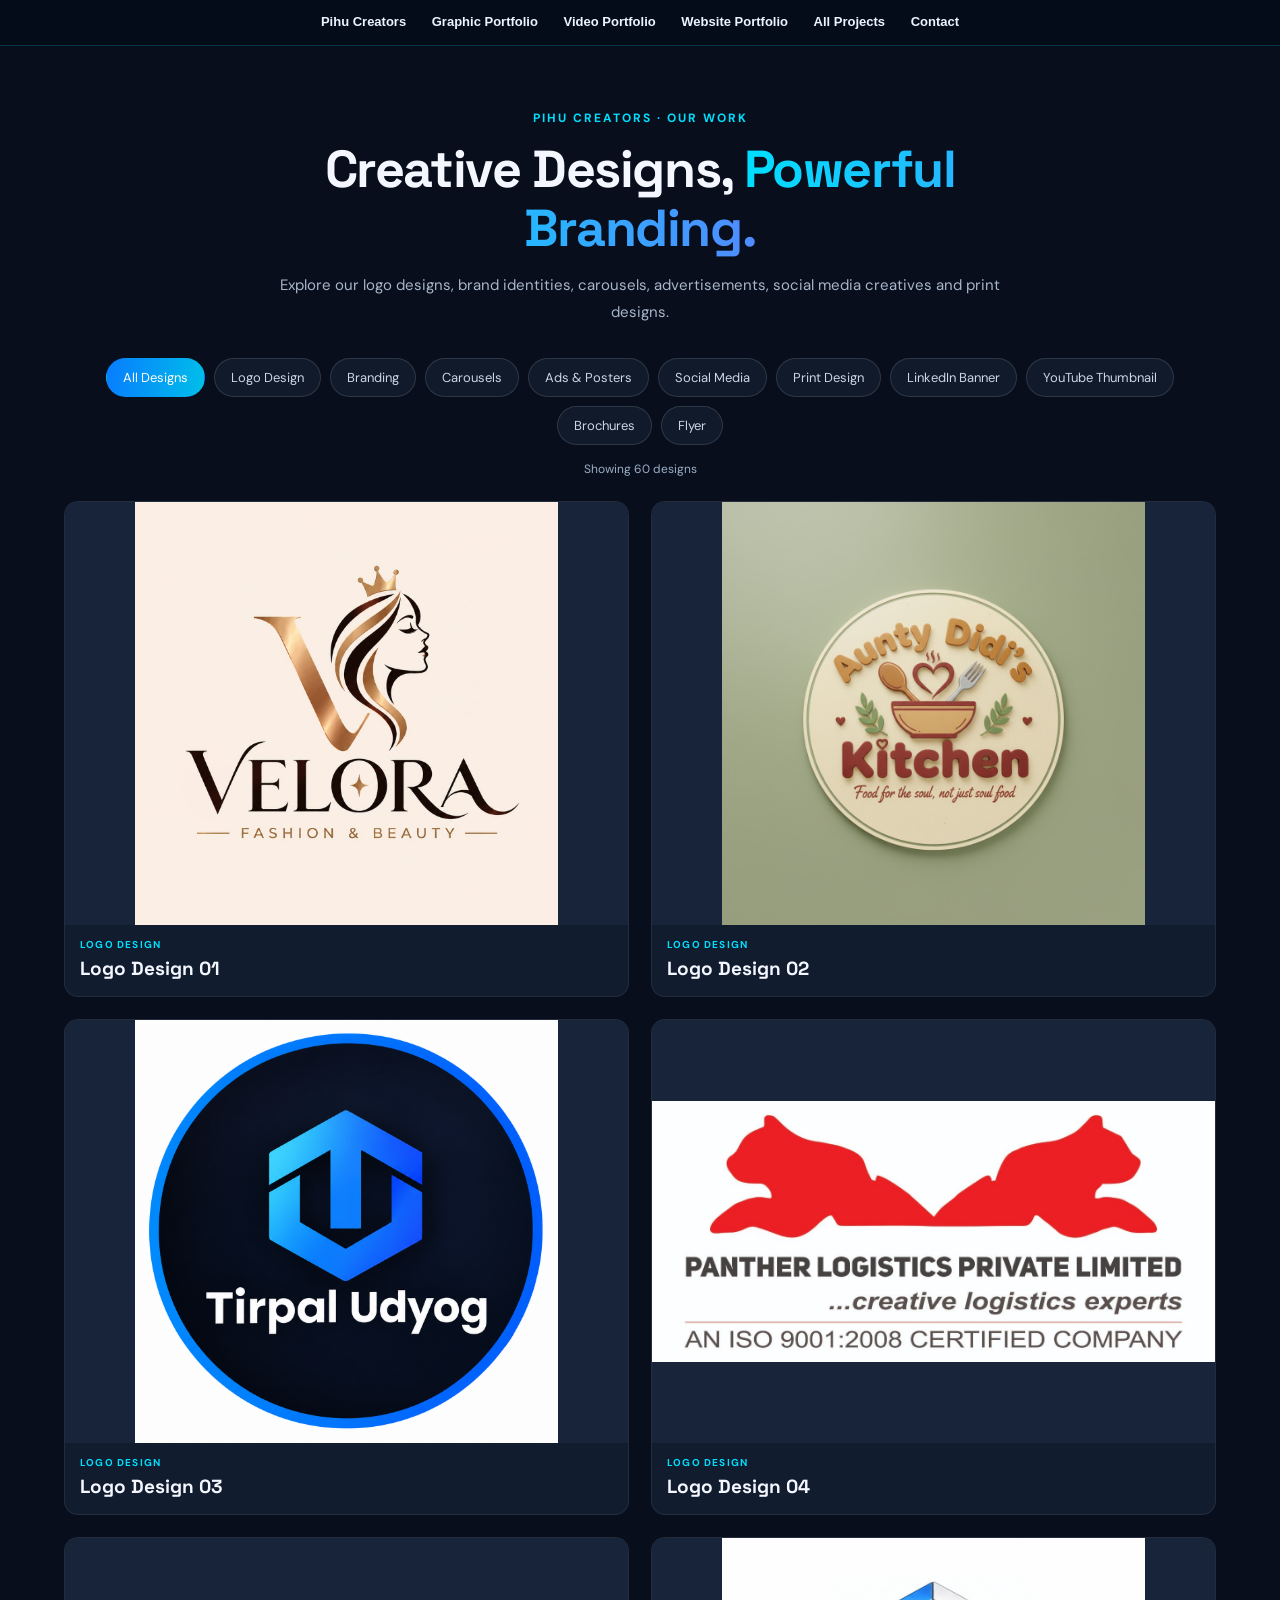
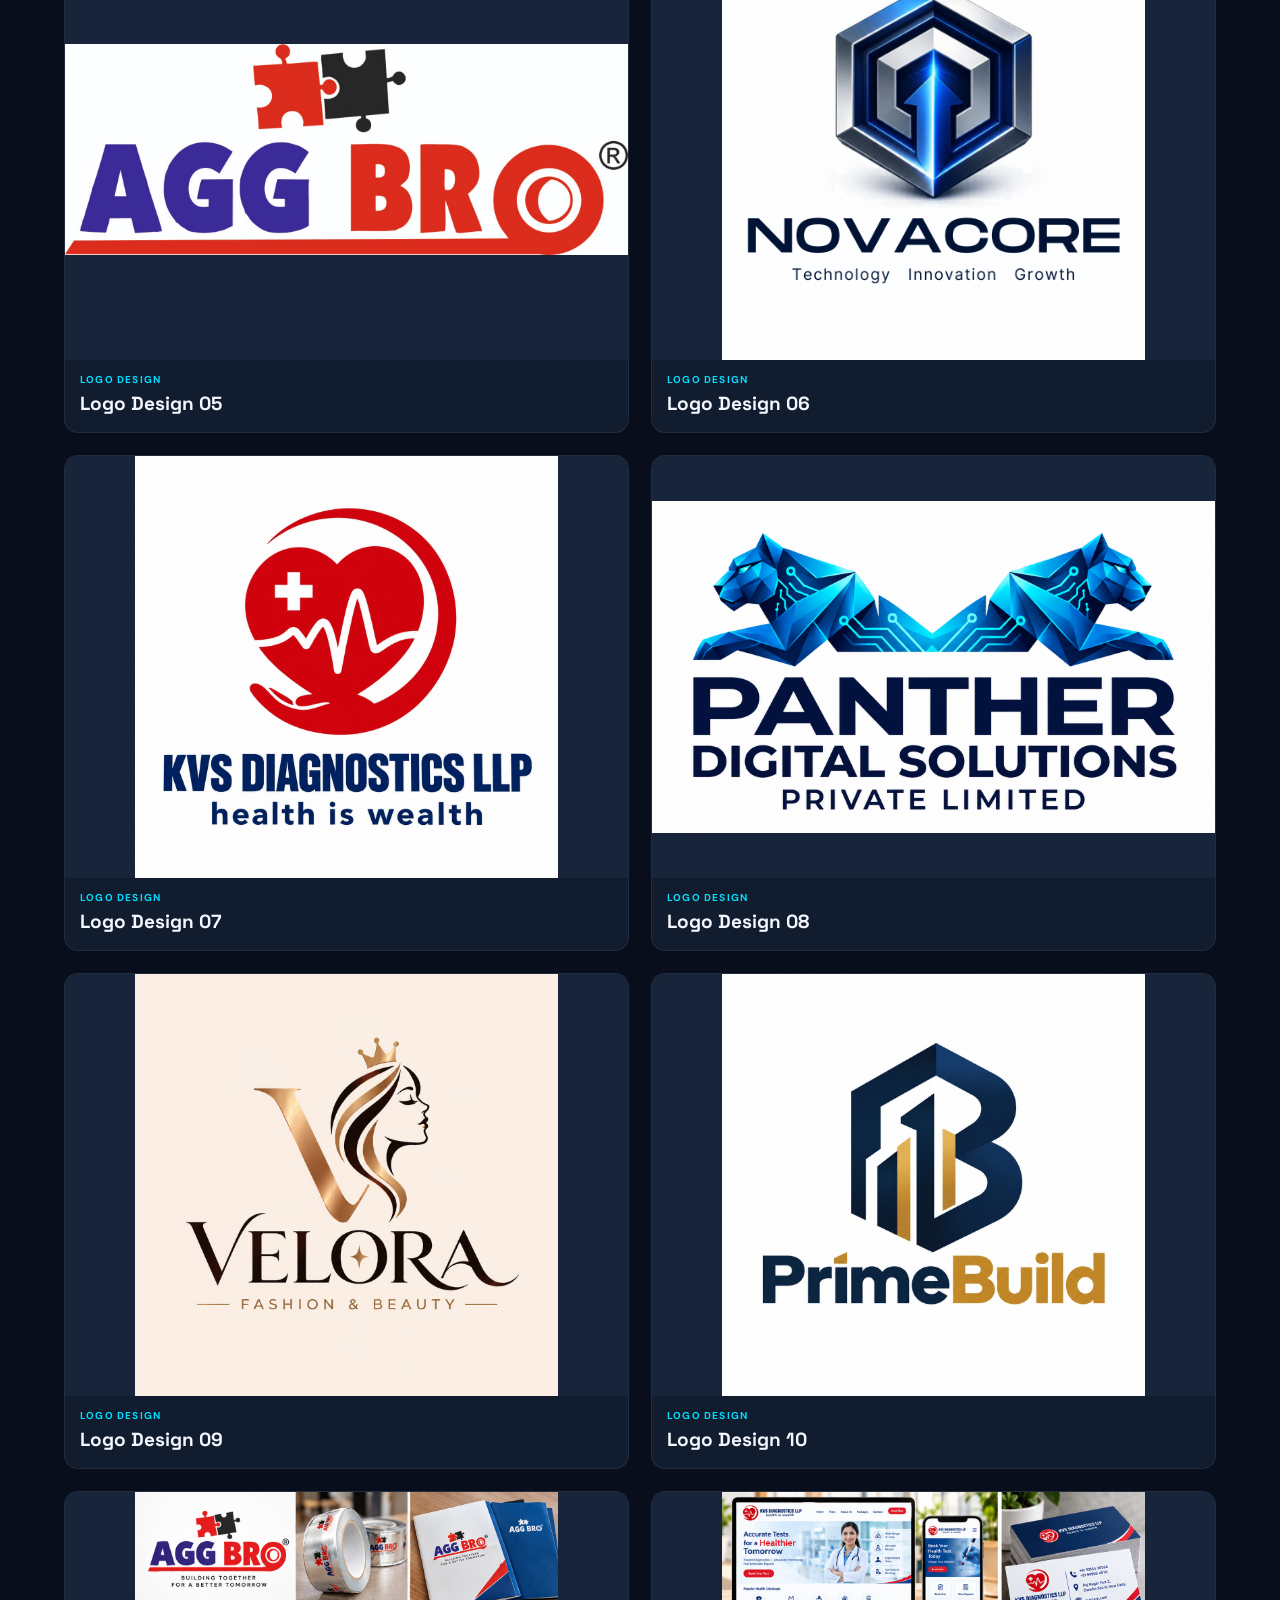
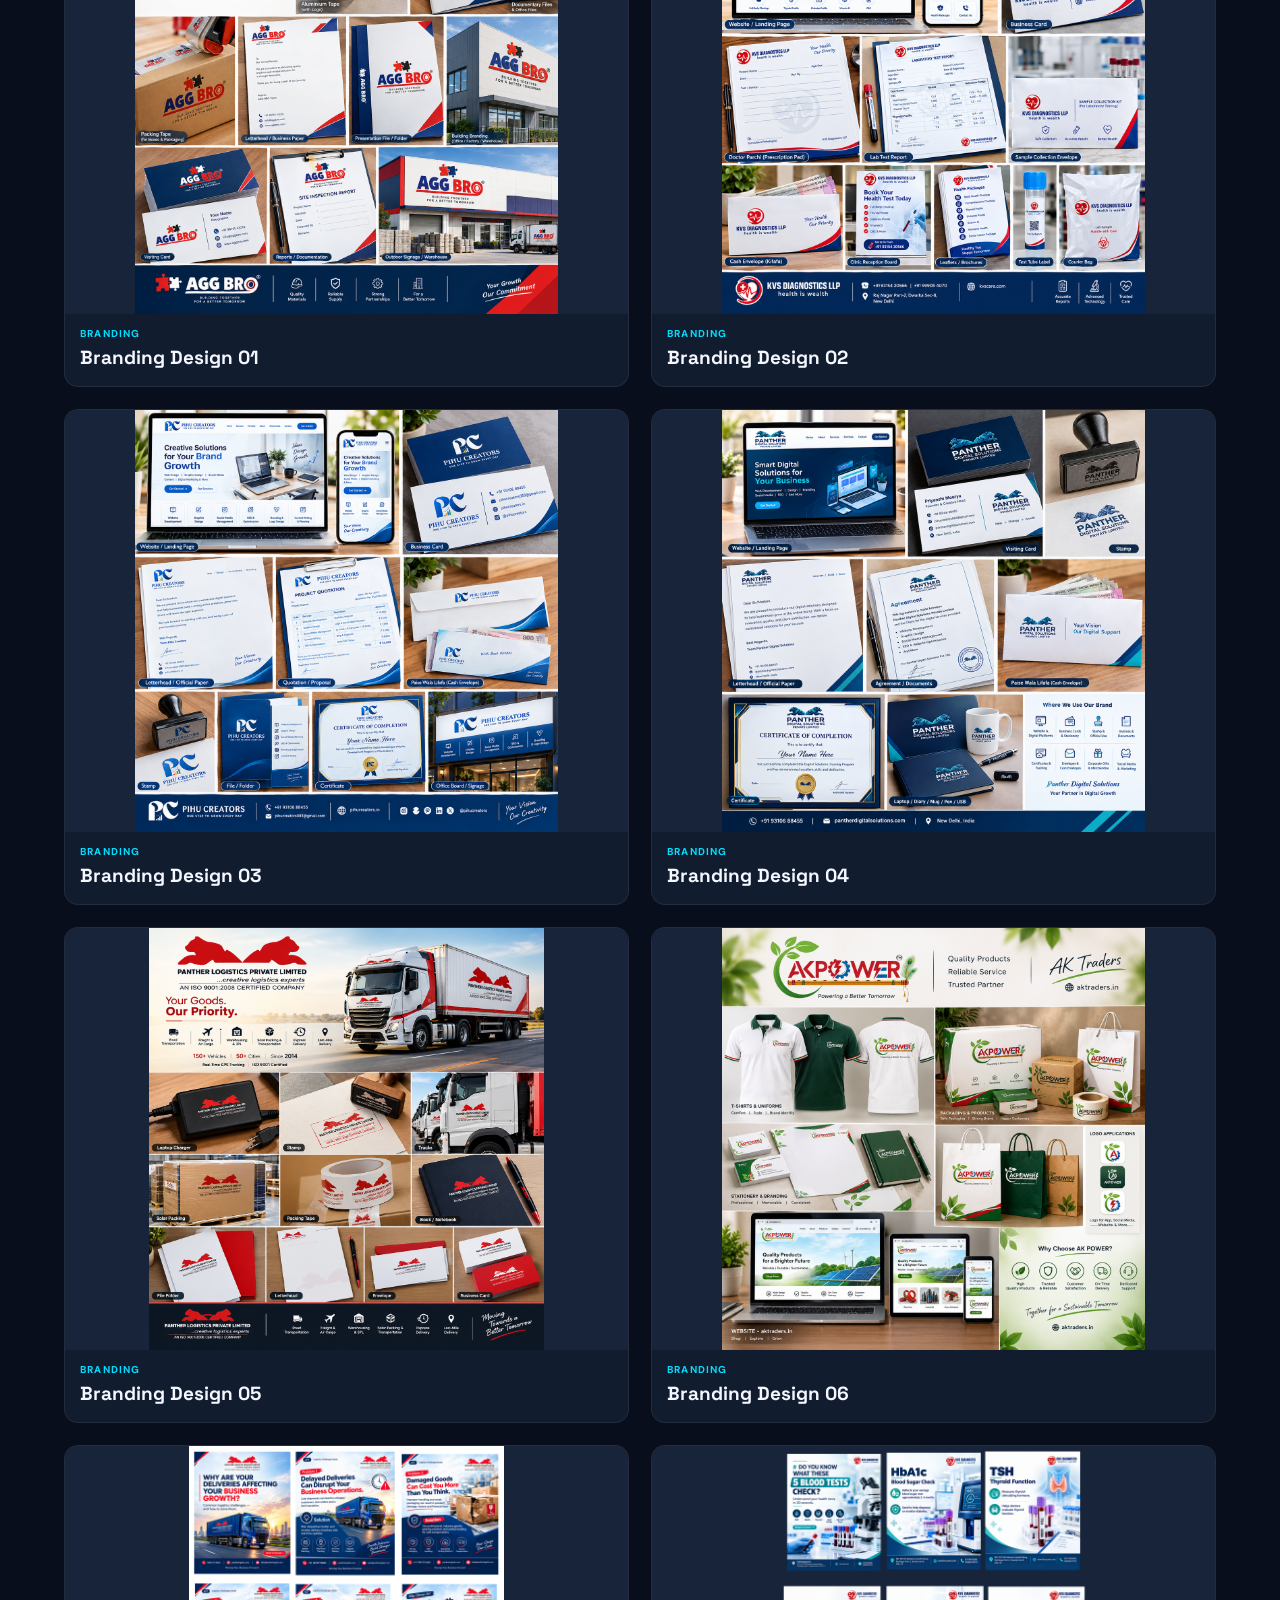
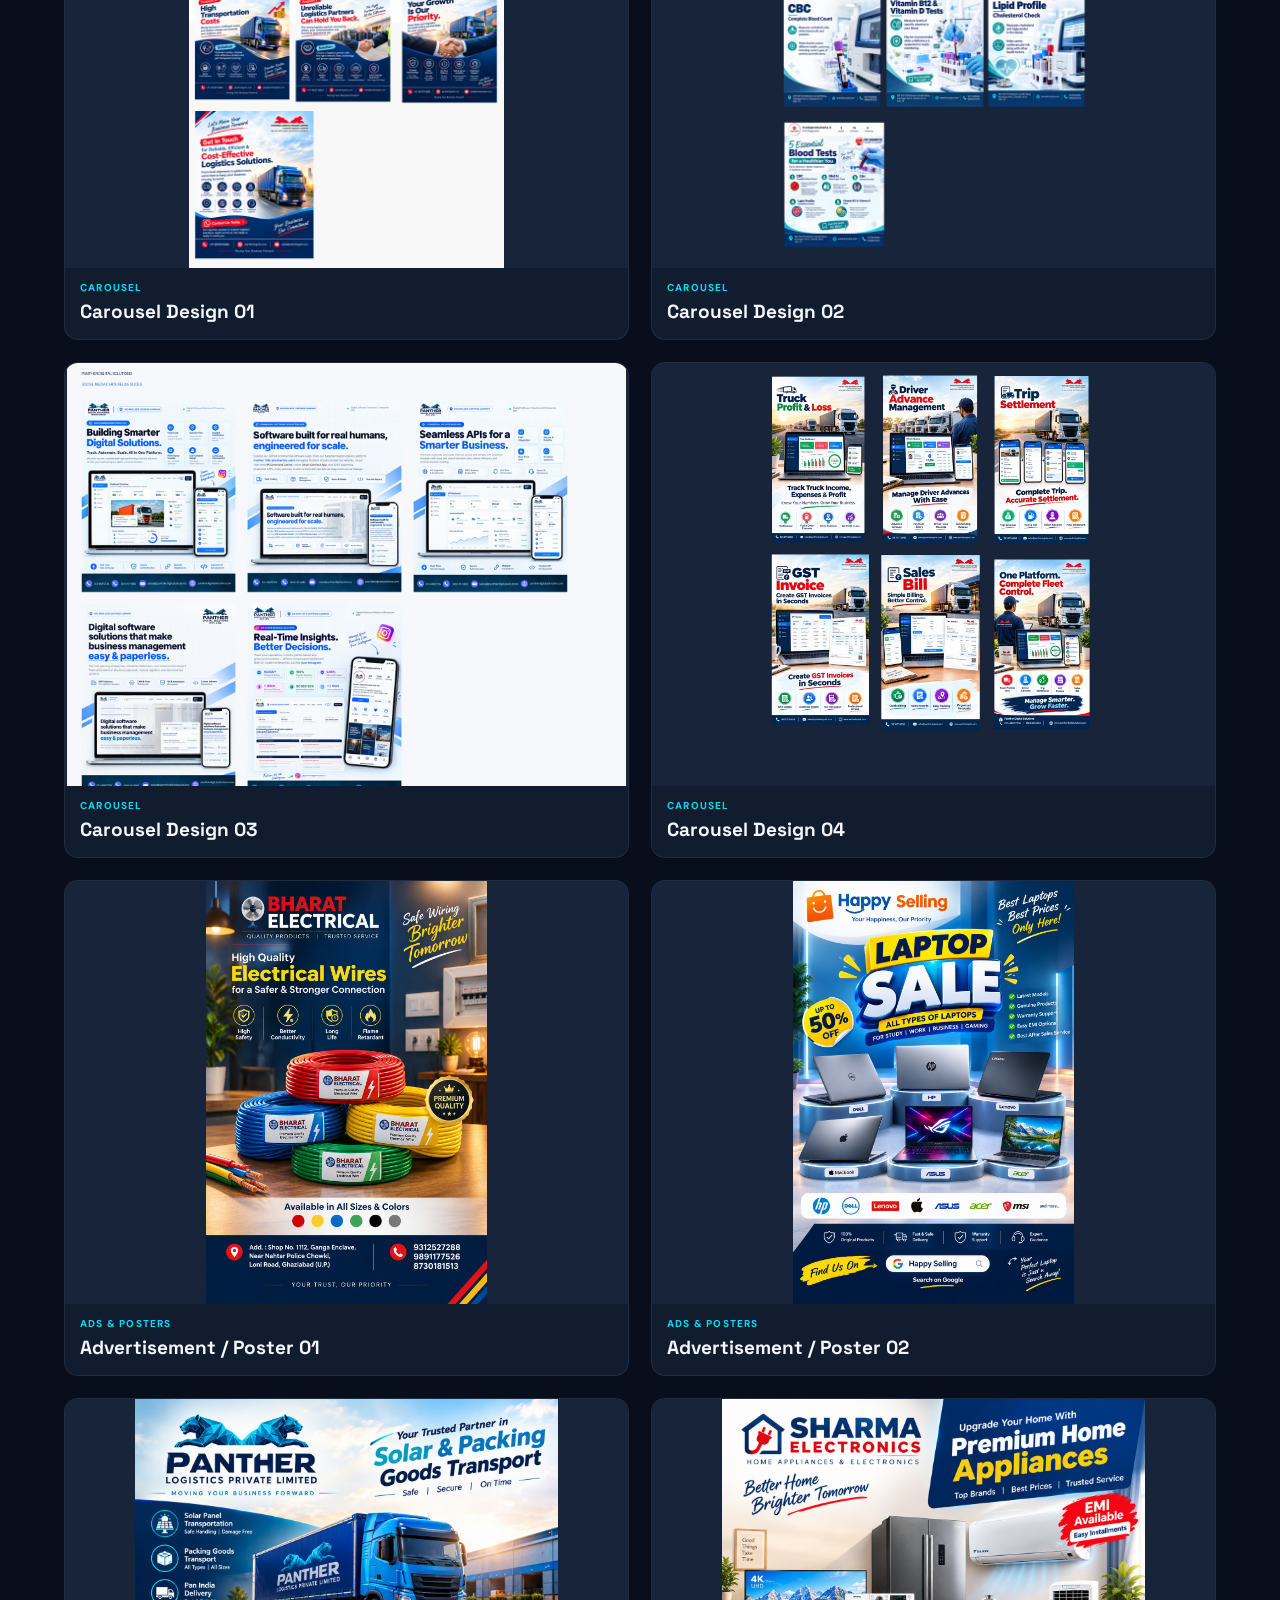
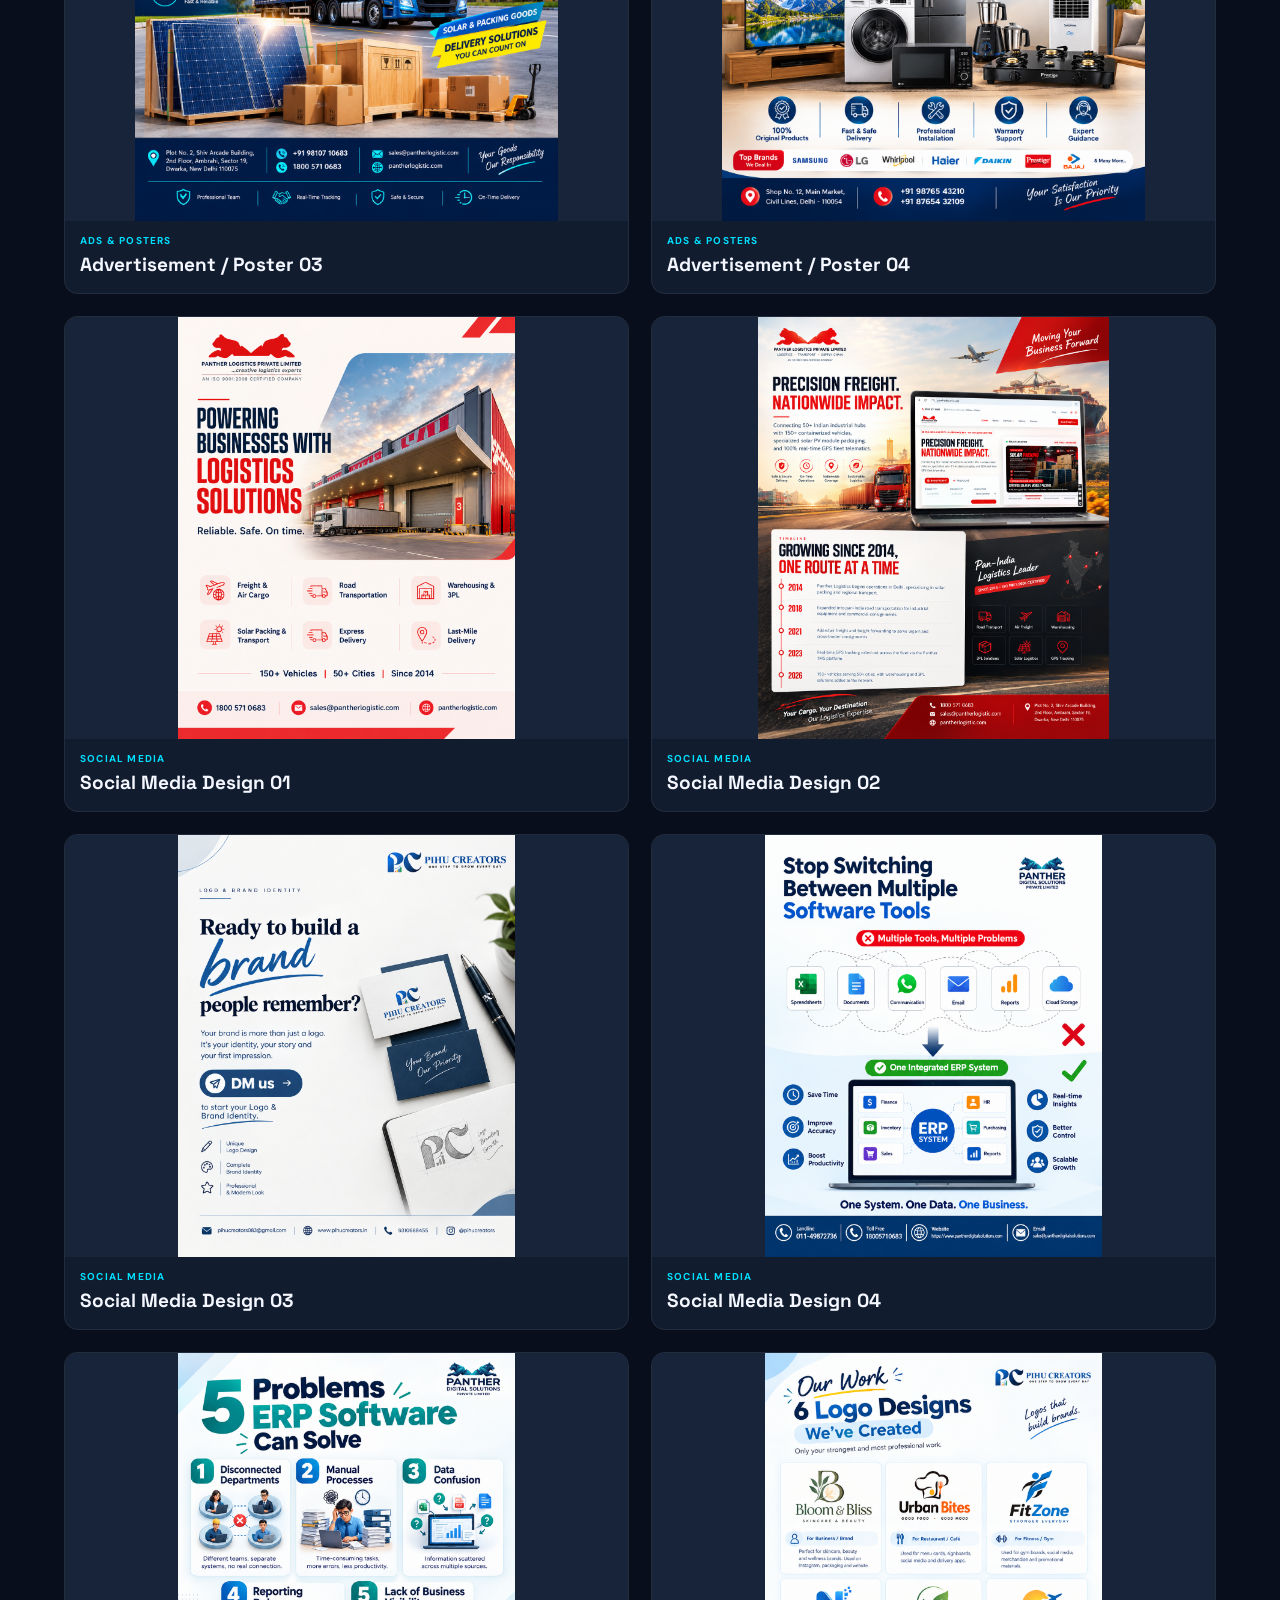
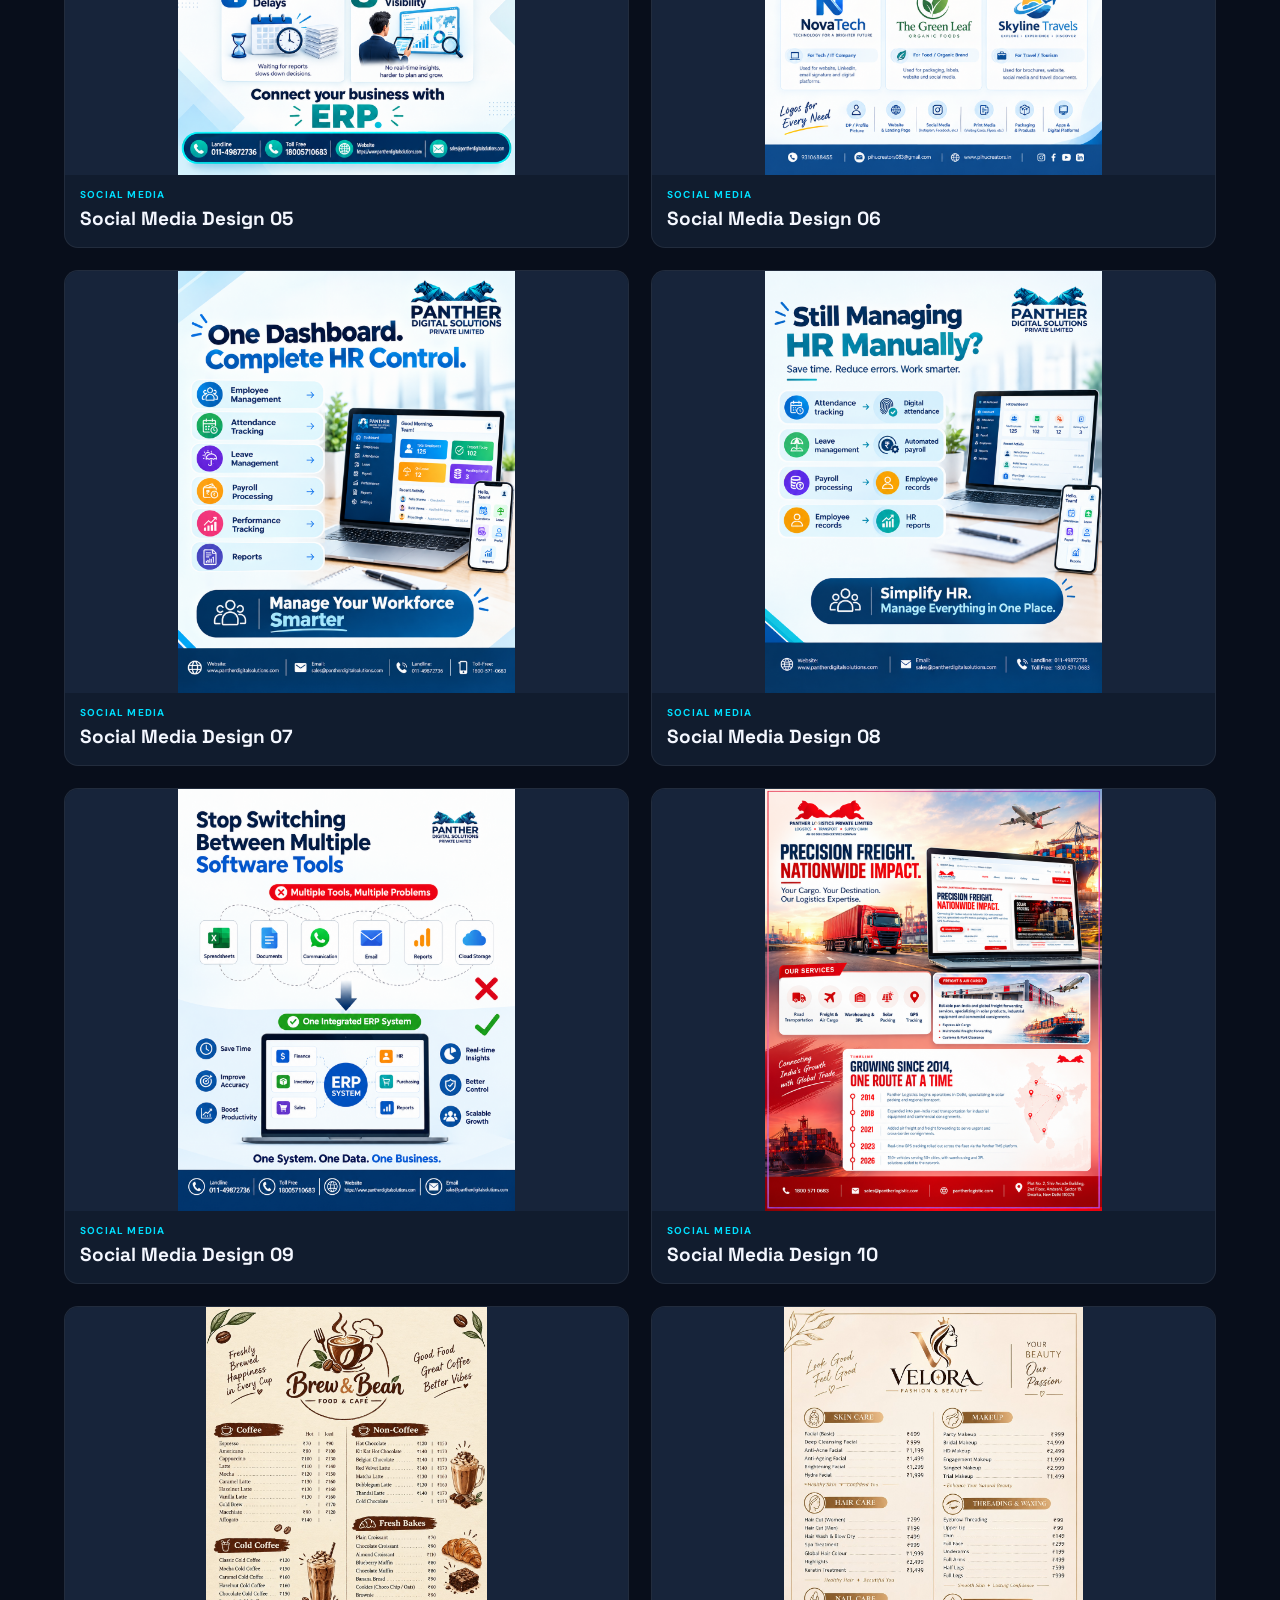
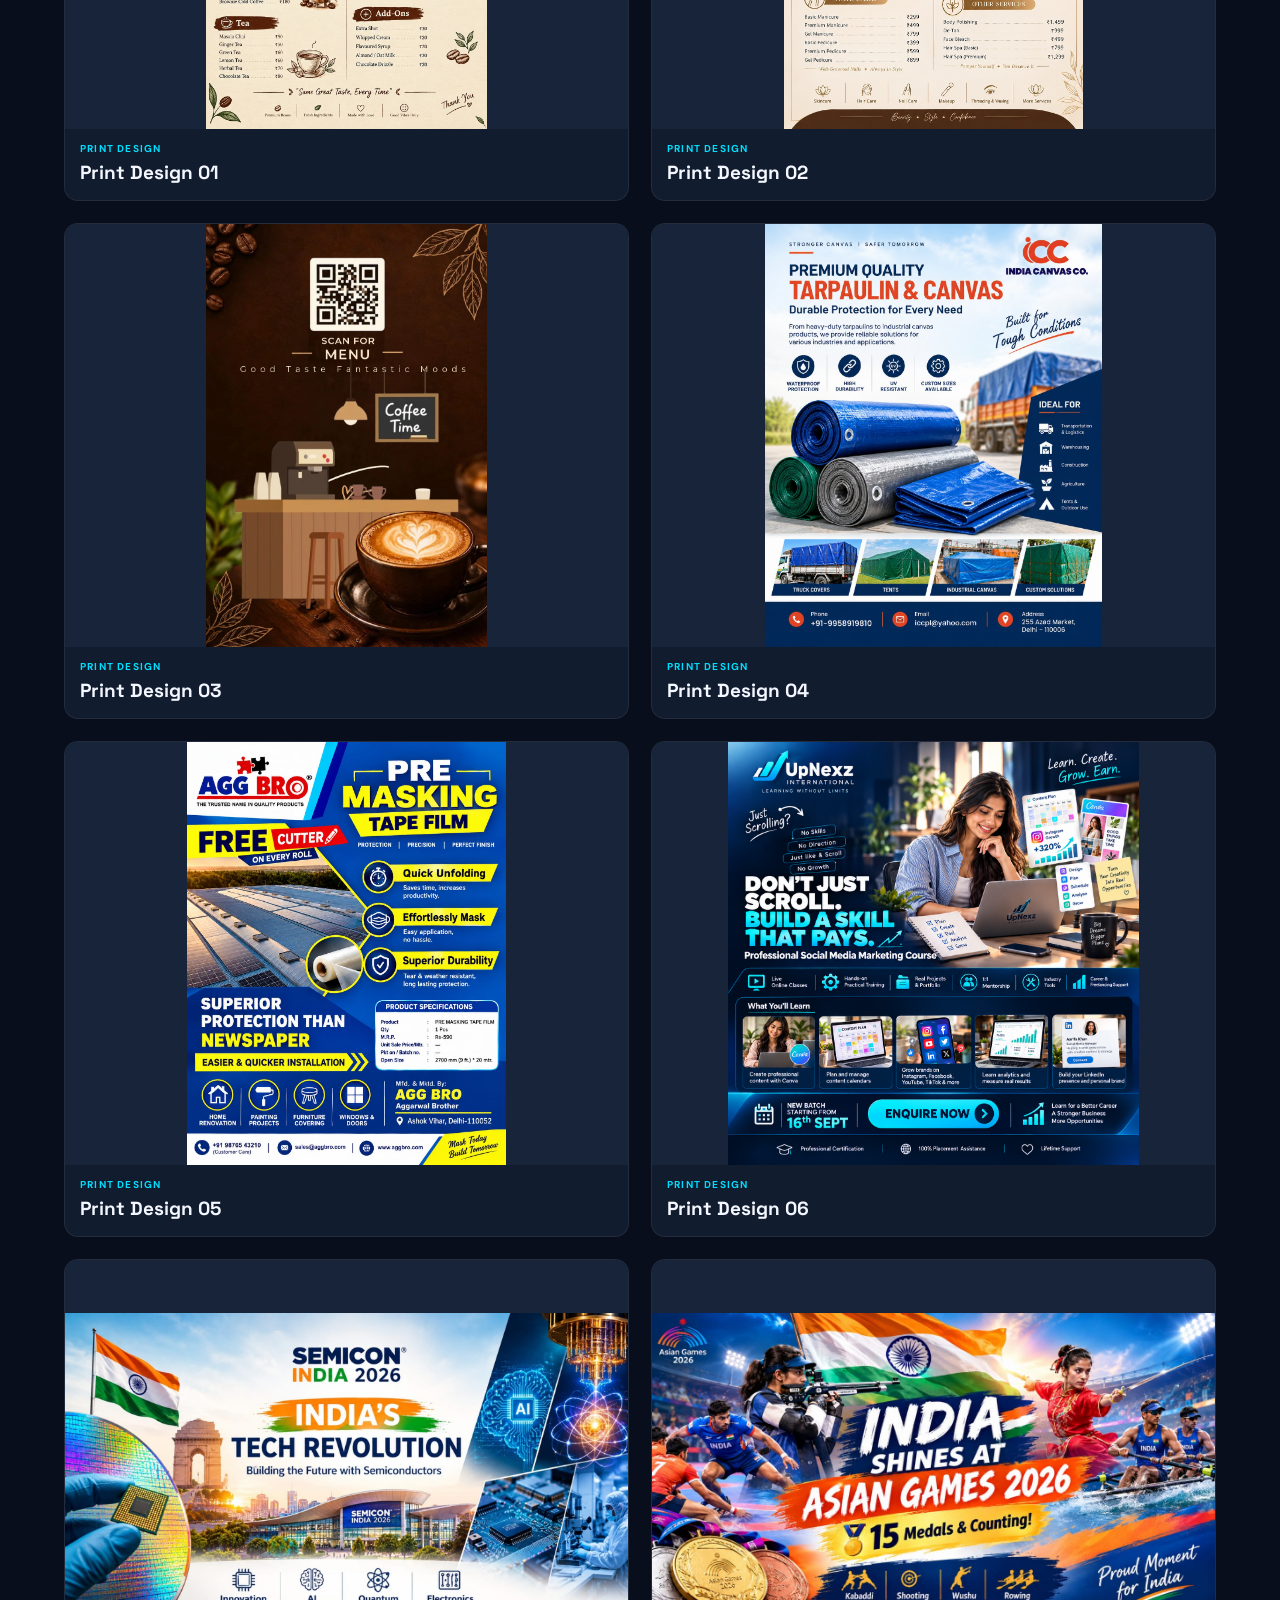
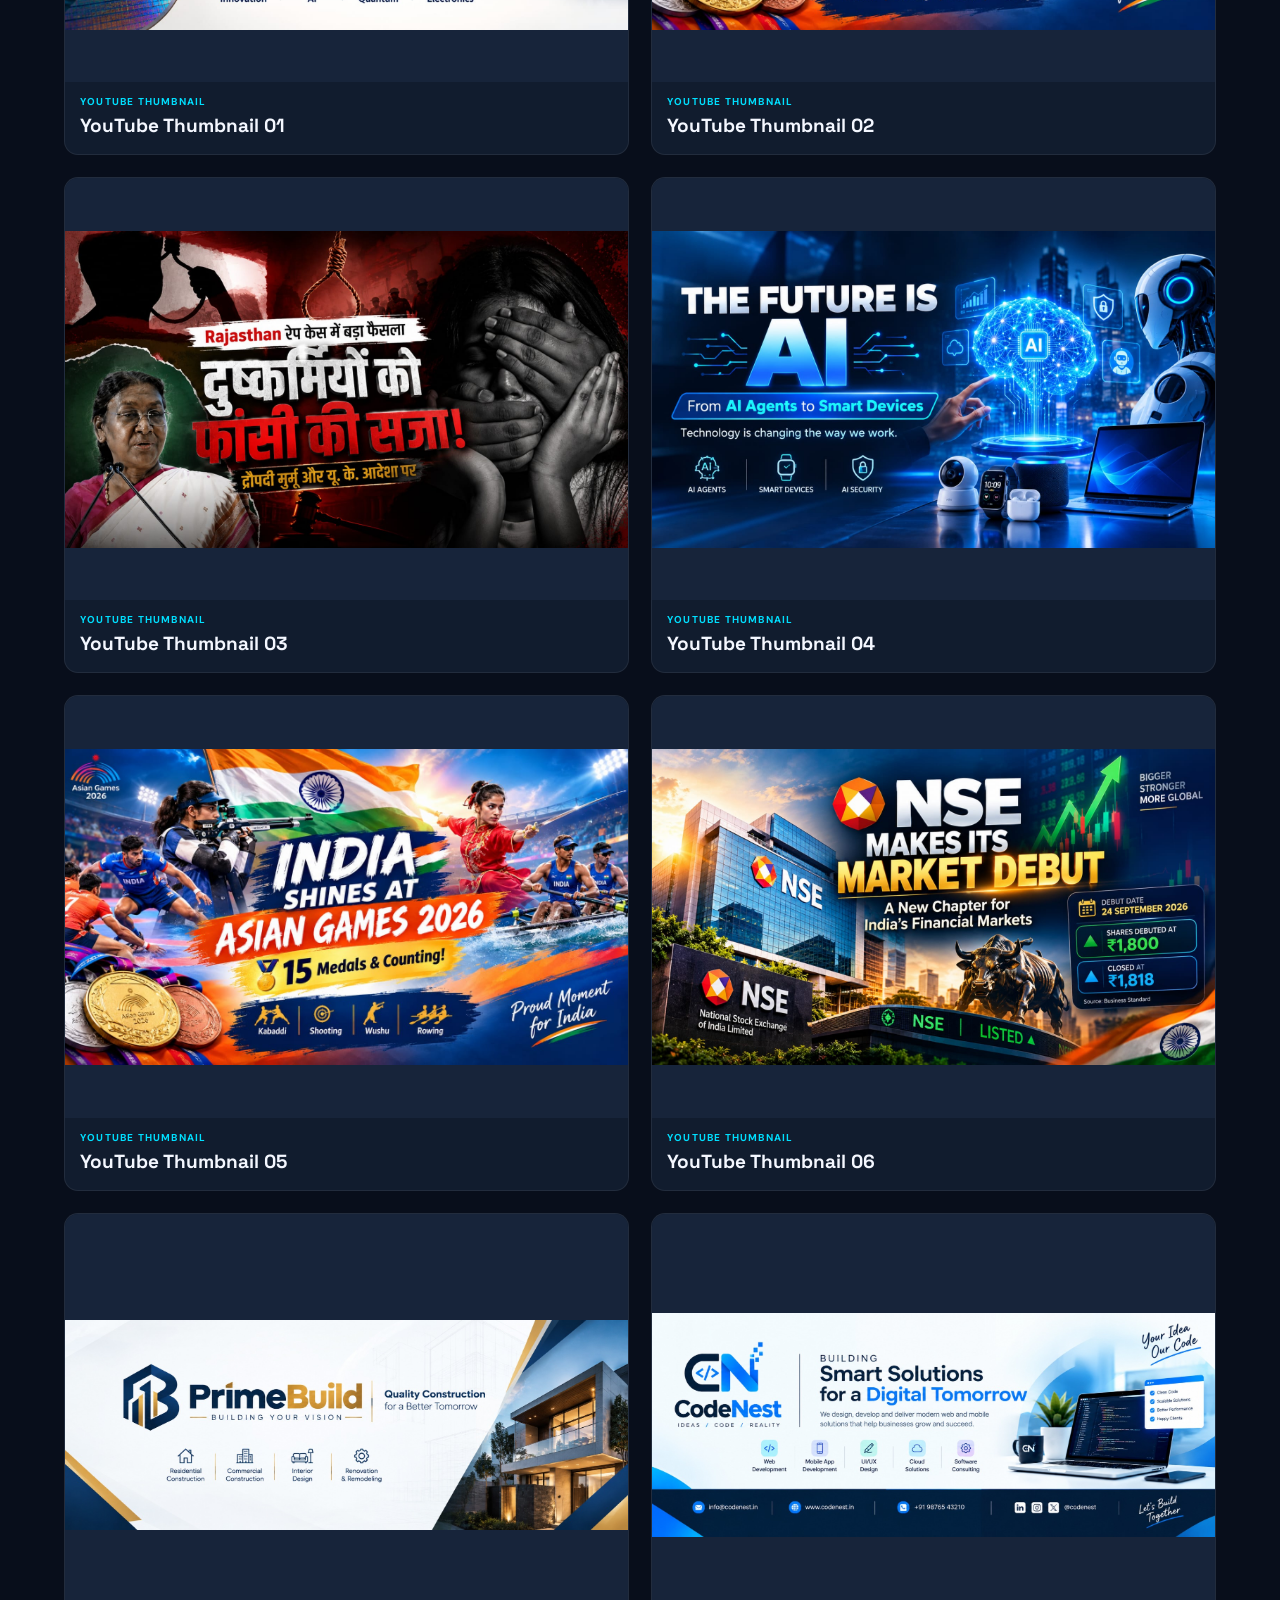
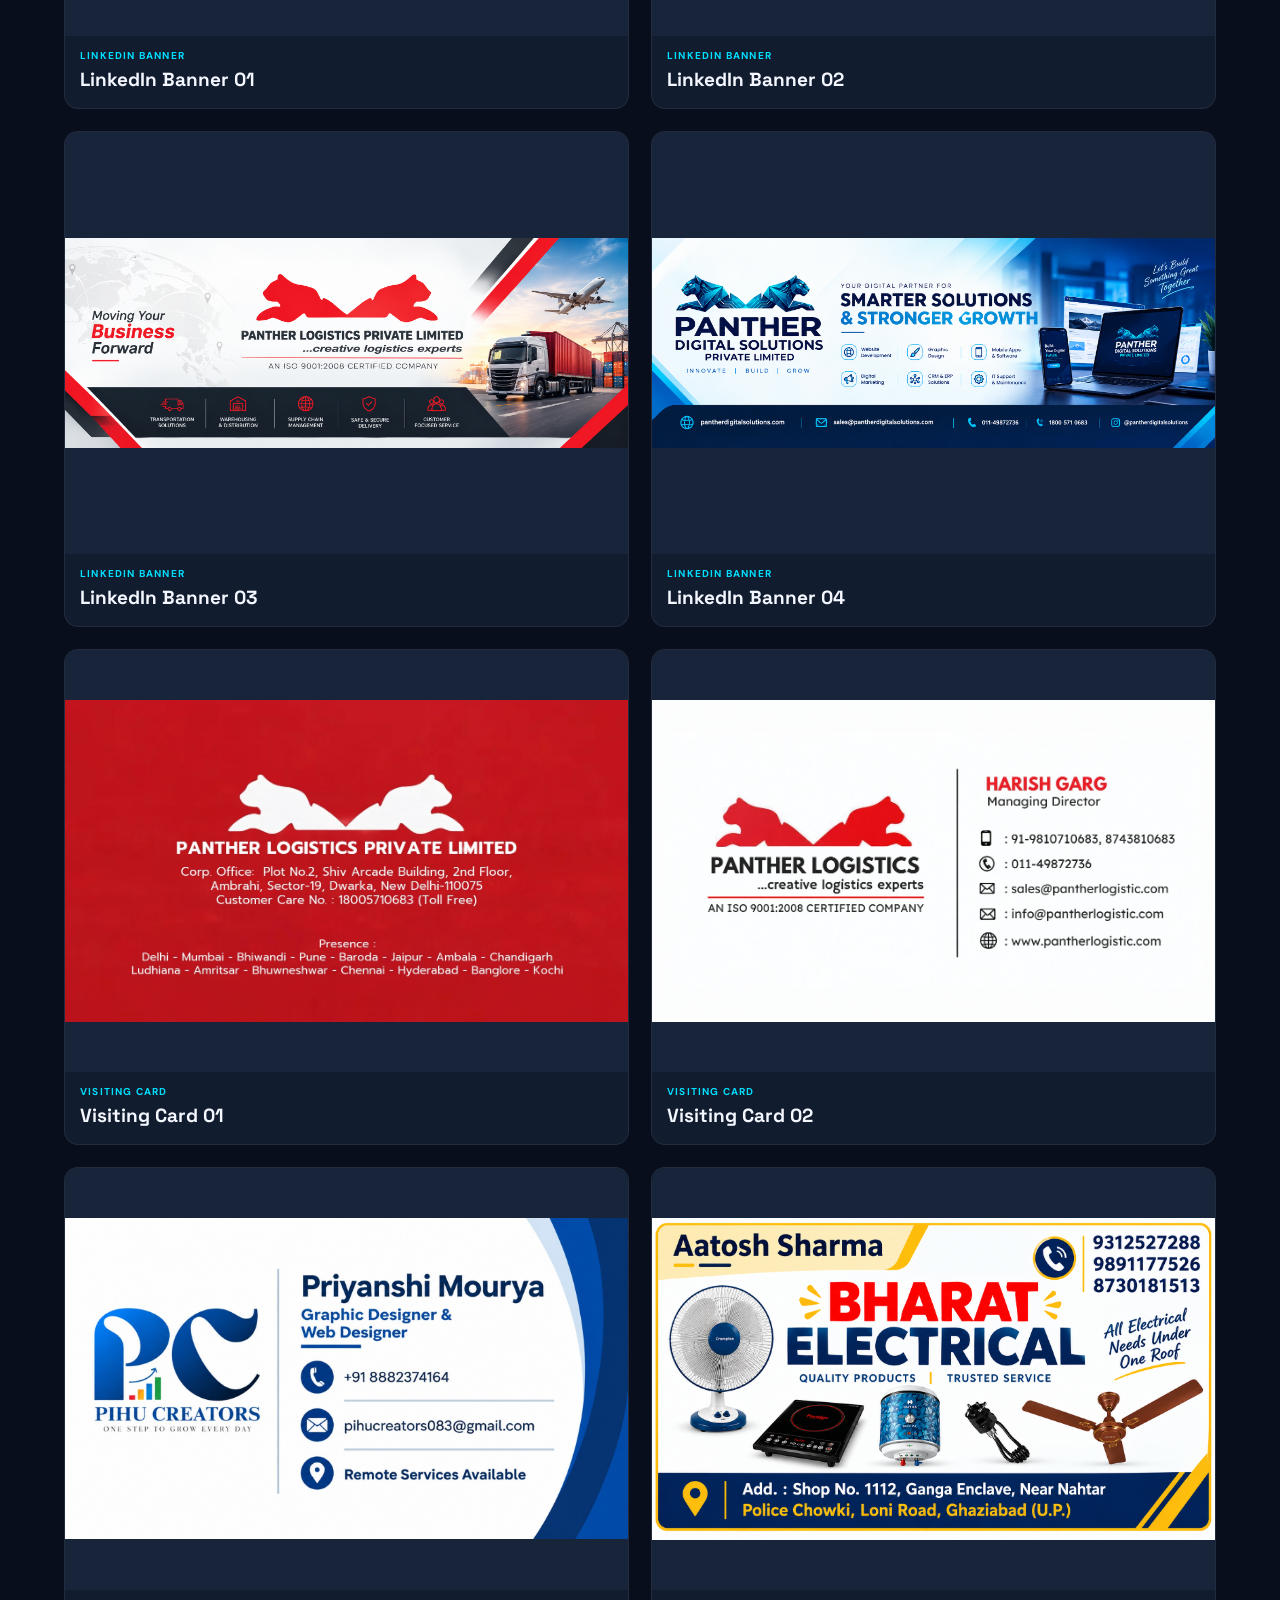
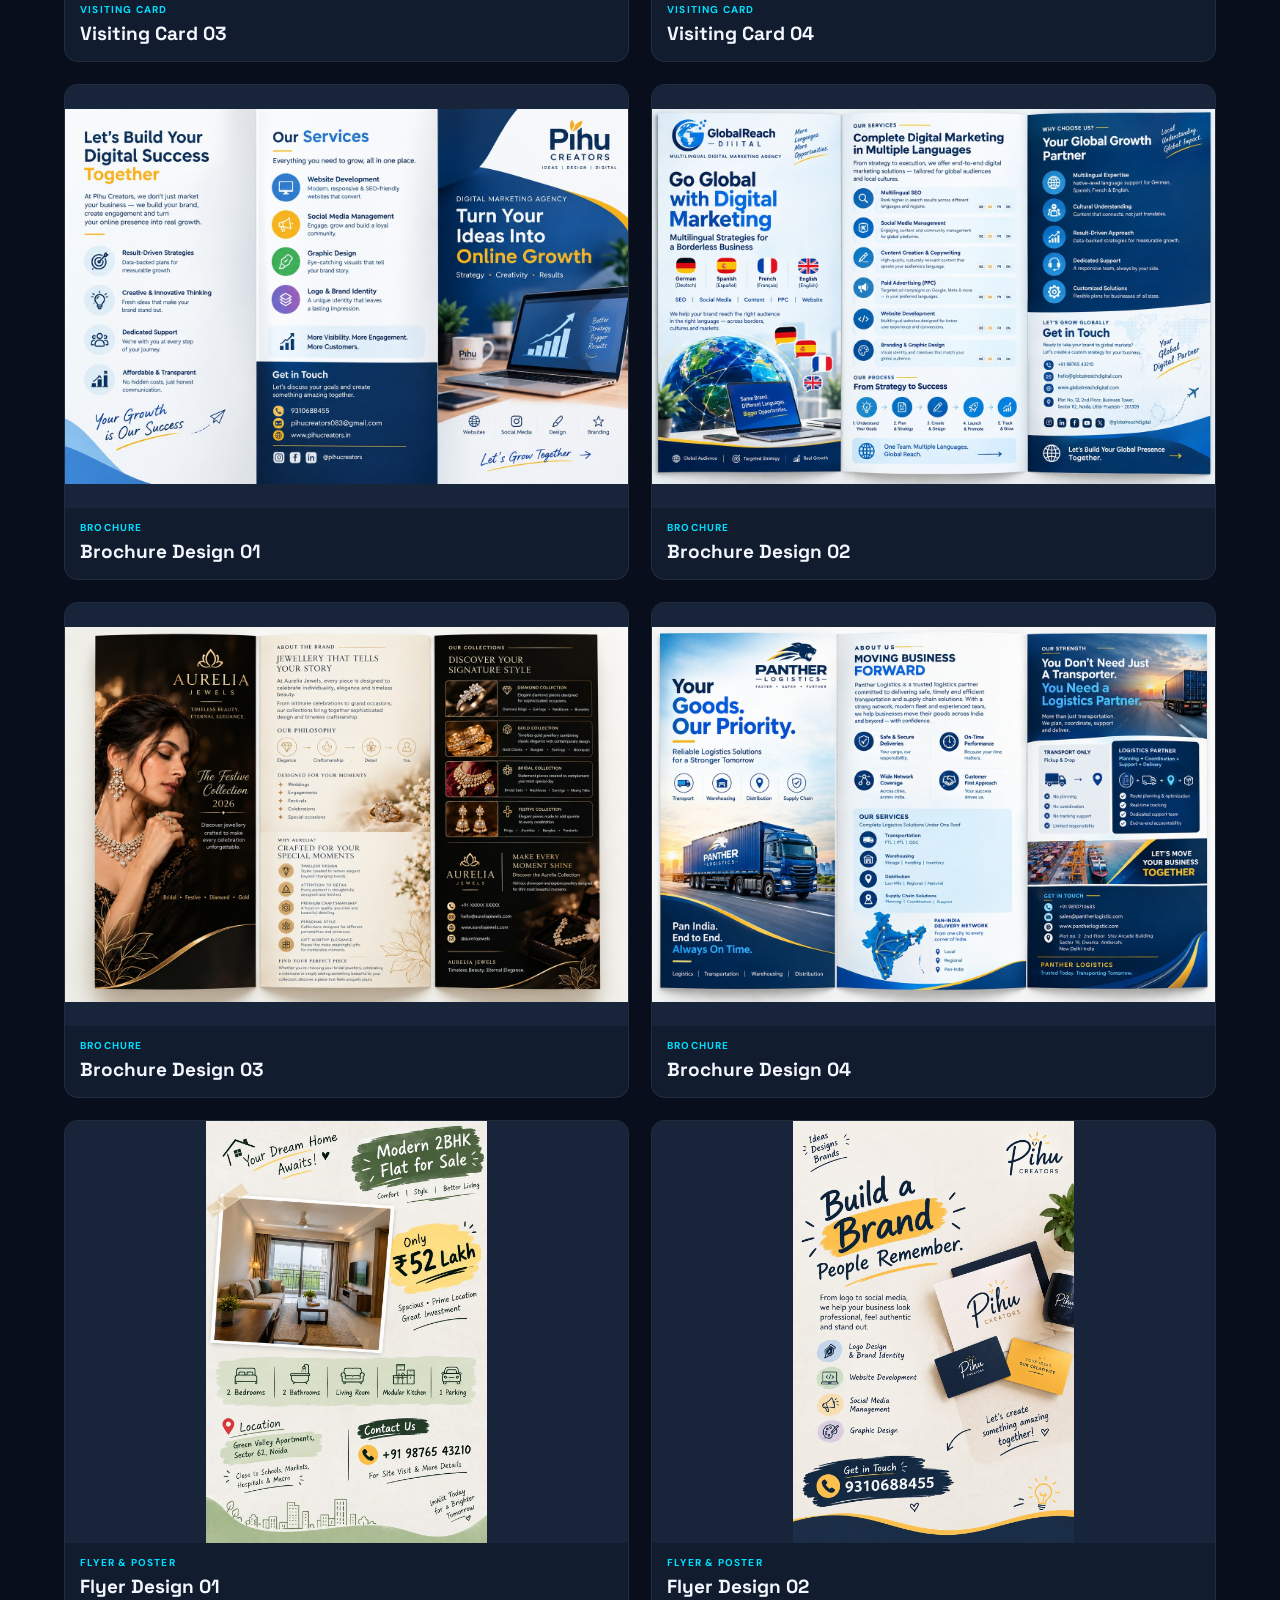
<file: pihu_creators_graphic_portfolio.html>
<!DOCTYPE html>

<html lang="en">
<head>
<meta charset="utf-8"/>
<meta content="width=device-width, initial-scale=1.0" name="viewport"/>
<title>Graphic Design Portfolio | Pihu Creators</title>
<link href="https://fonts.googleapis.com/css2?family=DM+Sans:wght@400;500;600;700&amp;family=Space+Grotesk:wght@500;600;700&amp;display=swap" rel="stylesheet"/>
<style>
/* Pihu Creators — standalone graphic portfolio section */
.graphic-portfolio {
  --gp-bg: #080e1b;
  --gp-card: #111c2e;
  --gp-cyan: #00dfff;
  --gp-blue: #087cff;
  background: var(--gp-bg);
  color: #f4f7ff;
  padding: 60px 5%;
  font-family: "DM Sans", Arial, sans-serif;
}
.graphic-portfolio * { box-sizing: border-box; }
.gp-container { max-width: 1250px; margin: 0 auto; }
.gp-heading { text-align: center; max-width: 760px; margin: 0 auto 32px; }
.gp-tag { display: inline-block; color: var(--gp-cyan); font-size: 12px; font-weight: 700; letter-spacing: 2px; margin-bottom: 14px; }
.gp-heading h1 { font-family: "Space Grotesk", sans-serif; font-size: clamp(30px, 5vw, 52px); line-height: 1.13; letter-spacing: -1.4px; margin: 0 0 15px; }
.gp-heading h1 span { background: linear-gradient(90deg, #00dfff, #508bff); -webkit-background-clip: text; background-clip: text; color: transparent; }
.gp-heading p { color: #a8b6ca; font-size: 15px; line-height: 1.8; margin: 0; }
.gp-filters { display: flex; flex-wrap: wrap; justify-content: center; gap: 9px; margin: 28px 0 34px; }
.gp-filter { padding: 10px 16px; border: 1px solid #ffffff20; border-radius: 30px; color: #cbd5e5; background: #101a2a; cursor: pointer; font: inherit; font-size: 13px; transition: .2s; }
.gp-filter:hover, .gp-filter.active { color: #fff; background: linear-gradient(100deg, #087cff, #00bfe9); border-color: transparent; }
.gp-count { text-align: center; color: #9baec7; font-size: 12px; margin: -18px 0 24px; }
/* Exactly two columns on desktop and mobile */
.gp-grid { display: grid; grid-template-columns: repeat(2, minmax(0, 1fr)); gap: 22px; }
.gp-card { min-width: 0; overflow: hidden; border: 1px solid #ffffff12; border-radius: 14px; background: var(--gp-card); transition: transform .25s, border-color .25s; }
.gp-card:hover { transform: translateY(-4px); border-color: #00dfff70; }
.gp-image { width: 100%; aspect-ratio: 4 / 3; background: #17243a; overflow: hidden; cursor: zoom-in; }
.gp-image img { display: block; width: 100%; height: 100%; object-fit: contain; }
.gp-image img.gp-cover { object-fit: cover; }
.gp-info { padding: 13px 15px 15px; }
.gp-info .gp-category-label { color: var(--gp-cyan); font-size: 10px; font-weight: 700; letter-spacing: 1.2px; text-transform: uppercase; }
.gp-info h2 { font-family: "Space Grotesk", sans-serif; font-size: clamp(14px, 2vw, 19px); line-height: 1.35; margin: 5px 0 0; overflow-wrap: anywhere; }
.gp-empty { display: none; text-align: center; color: #a8b6ca; padding: 35px 10px; }
.gp-note { max-width: 800px; margin: 28px auto 0; color: #a8b6ca; font-size: 12px; line-height: 1.7; text-align: center; }
.gp-lightbox { position: fixed; inset: 0; z-index: 99999; display: none; align-items: center; justify-content: center; padding: 24px; background: rgba(0,0,0,.94); }
.gp-lightbox.open { display: flex; }
.gp-lightbox img { max-width: 94vw; max-height: 84vh; object-fit: contain; }
.gp-lightbox-caption { position: absolute; bottom: 18px; left: 15px; right: 15px; color: #fff; text-align: center; font-size: 14px; }
.gp-close { position: absolute; top: 12px; right: 20px; border: 0; color: #fff; background: transparent; font-size: 40px; cursor: pointer; }
@media (max-width: 600px) {
  .graphic-portfolio { padding: 42px 4%; }
  .gp-grid { gap: 12px; }
  .gp-info { padding: 10px; }
  .gp-info .gp-category-label { font-size: 9px; letter-spacing: .6px; }
  .gp-filter { padding: 9px 11px; font-size: 12px; }
}
</style>
<style>
.pc-global-nav{position:sticky;top:0;z-index:1000;display:flex;justify-content:center;align-items:center;gap:clamp(10px,2vw,26px);flex-wrap:wrap;padding:14px 18px;background:rgba(5,13,26,.94);border-bottom:1px solid rgba(0,217,255,.2);backdrop-filter:blur(14px)}
.pc-global-nav a{color:#eaf5ff;text-decoration:none;font:600 13px/1.3 Inter,Arial,sans-serif}
.pc-global-nav a:hover{color:#00d9ff}
</style></head>
<body style="margin:0;background:#080e1b;"><nav aria-label="Main navigation" class="pc-global-nav"><a href="index.html">Pihu Creators</a><a href="pihu_creators_graphic_portfolio.html">Graphic Portfolio</a><a href="pihu_creators_video_portfolio.html">Video Portfolio</a><a href="web design.html">Website Portfolio</a><a href="portflio.html">All Projects</a><a href="contact.html">Contact</a></nav>
<section class="graphic-portfolio" id="graphicPortfolio">
<div class="gp-container">
<header class="gp-heading">
<span class="gp-tag">PIHU CREATORS · OUR WORK</span>
<h1>Creative Designs, <span>Powerful Branding.</span></h1>
<p>Explore our logo designs, brand identities, carousels, advertisements, social media creatives and print designs.</p>
</header>
<nav aria-label="Filter portfolio designs" class="gp-filters">
<button class="gp-filter active" data-category="all" type="button">All Designs</button>
<button class="gp-filter" data-category="logo" type="button">Logo Design</button>
<button class="gp-filter" data-category="branding" type="button">Branding</button>
<button class="gp-filter" data-category="carousel" type="button">Carousels</button>
<button class="gp-filter" data-category="ads" type="button">Ads &amp; Posters</button>
<button class="gp-filter" data-category="social" type="button">Social Media</button>
<button class="gp-filter" data-category="print" type="button">Print Design</button>
<button class="gp-filter" data-category="linkedin-banner" type="button">LinkedIn Banner</button>
<button class="gp-filter" data-category="youtube-thumbnail" type="button">YouTube Thumbnail</button>
<button class="gp-filter" data-category="brochure" type="button">Brochures</button>
<button class="gp-filter" data-category="flyer" type="button">Flyer</button>
</nav>
<p aria-live="polite" class="gp-count" id="gpCount">Showing 60 designs</p>
<!-- <img src="images second folder/branding.png"> -->
<div class="gp-grid" id="gpGrid"></div>
<div class="gp-empty" id="gpEmpty">No designs in this category yet.</div>
<p class="gp-note">To add your own work, place your images in the matching folders and update the image paths in the JavaScript list. These are sample filenames; add your actual design files for them to appear.</p>
</div>
</section>
<div aria-label="Design preview" aria-modal="true" class="gp-lightbox" id="gpLightbox" role="dialog">
<button aria-label="Close preview" class="gp-close" id="gpClose" type="button">×</button>
<img alt="" id="gpPreviewImage"/>
<div class="gp-lightbox-caption" id="gpPreviewCaption"></div>
</div>
<!-- 
<img src="images second folder/branding.png"> -->
<script>
/*
IMAGE FOLDER STRUCTURE:
images/logos/logo-01.jpg through logo-10.jpg
images/branding/brand-01.jpg through brand-10.jpg
images/carousels/carousel-01.jpg through carousel-10.jpg
images/ads/ad-01.jpg through ad-10.jpg
images/social/social-01.jpg through social-10.jpg
images/print/print-01.jpg through print-10.jpg

Change each title and path to match your real sample files.
*/
function readableSampleTitle(path, fallback) {
  const file = path.split('/').pop().replace(/\.[^.]+$/, '');
  return file.replace(/[_-]+/g, ' ').replace(/\s+/g, ' ').trim()
    .replace(/\b\w/g, c => c.toUpperCase()) || fallback;
}

const graphicSamples = [

  // LOGO DESIGNS
  ...[
    "images second folder/brew and bean logo.png",
    "images second folder/AUTYDIDI LOGO.jpg",
    "images second folder/tripal udyog logo.png",
    "images second folder/pantherlogistics logo.png",
    "images second folder/agg bro logo.png",
    "images second folder/NOVACORE 3D company logo.png",
    "images second folder/kvs updated logo in portrait.jpeg",
    "images second folder/panther digital logo.png",
    "images second folder/velora logo.png",
    "images second folder/prime build logo.png",
  ].map((img, i) => ({
    title: `Logo Design ${String(i + 1).padStart(2, "0")}`,
    category: "logo",
    label: "Logo Design",
    image: img
  })),

  // BRANDING DESIGNS
  ...[
    "images branding/agg bro branding .png",
    "images branding/kvs branding  .png",
    "images branding/pihu creators brandign.png",
    "images branding/panther digital branding.png",
    "images branding/panther logistics branding .png",
    "images branding/AK POWER Brand Identity Showcase.png",
  ].map((img, i) => ({
    title: `Branding Design ${String(i + 1).padStart(2, "0")}`,
    category: "branding",
    label: "Branding",
    image: img
  })),

  // CAROUSEL DESIGNS
  ...[
    "images carousal/carousal panther logisctics.png",
    "images carousal/kvs caoursal.png",
    "images carousal/Panther_Digital_Solutions_Carousel_Preview.png",
    "images carousal/panther logsitics caorousals.png",
  ].map((img, i) => ({
    title: `Carousel Design ${String(i + 1).padStart(2, "0")}`,
    category: "carousel",
    label: "Carousel",
    image: img
  })),

  // ADS & POSTERS
  ...[
    "images printing/wire adver.png",
    "images printing/happy selling lapto adver.png",
    "images printing/adver panther.png",
    "images printing/heater advertisement.png",
    // "images/ads/ad-05.jpg",
    // "images/ads/ad-06.jpg",
    // "images/ads/ad-07.jpg",
    // "images/ads/ad-08.jpg",
    // "images/ads/ad-09.jpg",
    // "images/ads/ad-10.jpg"
  ].map((img, i) => ({
    title: `Advertisement / Poster ${String(i + 1).padStart(2, "0")}`,
    category: "ads",
    label: "Ads & Posters",
    image: img
  })),

  // SOCIAL MEDIA DESIGNS
  ...[
    "images smm/Powering Businesses with Logistics Solutions.png",
    "images smm/Panther Logistics_ Precision Freight Nationwide.png",
    "images smm/logo post 8.png",
    "images smm/erp stop switching 12.png",
    "images smm/erp 11, 5 problem solving.png",
    "images smm/logo post 4.png",
    "images smm/one dash panther.png",
    "images smm/panther digital 2.png",
    "images smm/erp stop switching 12.png",
    "images smm/Panther Logistics_ Precision Freight Poster.png"
  ].map((img, i) => ({
    title: `Social Media Design ${String(i + 1).padStart(2, "0")}`,
    category: "social",
    label: "Social Media",
    image: img
  })),

  // PRINT DESIGNS
  ...[
    "images printing/menu card brew and bean.png",
    "images printing/menu card velora .png",
    "images printing/menu coffee time.png",
    "images printing/print trauplin.png",
    "images printing/print agg bro.jpeg",
    "images printing/upnexz print.png",
    // "images/print/print-07.jpg",
    // "images/print/print-08.jpg",
    // "images/print/print-09.jpg",
    // "images/print/print-10.jpg"
  ].map((img, i) => ({
    title: `Print Design ${String(i + 1).padStart(2, "0")}`,
    category: "print",
    label: "Print Design",
    image: img
  })),

  // YOUTUBE THUMBNAIL DESIGNS
  ...[
     "images printing/youtube thumbnail semicon.png",
    "images printing/india youtube thumbnail.png",
    "images printing/youtube thumbnail.png",
    "images printing/thumbnail ai tech.png",
    "images printing/india youtube thumbnail.png",
    "images printing/nse thumbnails.png",
    // "images/youtube-thumbnail/youtube-thumbnail-06.jpg",
    // "images/youtube-thumbnail/youtube-thumbnail-07.jpg",
    // "images/youtube-thumbnail/youtube-thumbnail-08.jpg",
    // "images/youtube-thumbnail/youtube-thumbnail-09.jpg",
    // "images/youtube-thumbnail/youtube-thumbnail-10.jpg"
  ].map((img, i) => ({
    title: `YouTube Thumbnail ${String(i + 1).padStart(2, "0")}`,
    category: "youtube-thumbnail",
    label: "YouTube Thumbnail",
    image: img
  })),

  // LINKEDIN BANNER DESIGNS
  ...[
    "images printing/linkedin banner.png",
    "images printing/codenest linkedin banner.jpeg",
    "images printing/linkedin banner of panther logistic.png",
    "images printing/panther digital linkedin.png",
    // "images/linkedin-banner/linkedin-banner-05.jpg",
    // "images/linkedin-banner/linkedin-banner-06.jpg",
    // "images/linkedin-banner/linkedin-banner-07.jpg",
    // "images/linkedin-banner/linkedin-banner-08.jpg",
    // "images/linkedin-banner/linkedin-banner-09.jpg",
    // "images/linkedin-banner/linkedin-banner-10.jpg"
  ].map((img, i) => ({
    title: `LinkedIn Banner ${String(i + 1).padStart(2, "0")}`,
    category: "linkedin-banner",
    label: "LinkedIn Banner",
    image: img
  })),

  // VISITING CARD DESIGNS
  ...[
    "images printing/panther logistics back visiting card.png",
    "images printing/panther logistics visiting card.png",
    "images printing/visiting card pihu creators.png",
    "images printing/bharat electricals visiting card.png",
    // "images/visiting-card/visiting-card-05.jpg",
    // "images/visiting-card/visiting-card-06.jpg",
    // "images/visiting-card/visiting-card-07.jpg",
    // "images/visiting-card/visiting-card-08.jpg",
    // "images/visiting-card/visiting-card-09.jpg",
    // "images/visiting-card/visiting-card-10.jpg"
  ].map((img, i) => ({
    title: `Visiting Card ${String(i + 1).padStart(2, "0")}`,
    category: "visiting-card",
    label: "Visiting Card",
    image: img
  })),

  // BROCHURE DESIGNS
  ...[
    "images printing/brouchure pihu.png",
    "images printing/german brouhure.png",
    "images printing/parlour brouhure.png",
    "images printing/panther logistics brouhure.png",
    // "images/brochure/brochure-05.jpg",
    // "images/brochure/brochure-06.jpg",
    // "images/brochure/brochure-07.jpg",
    // "images/brochure/brochure-08.jpg",
    // "images/brochure/brochure-09.jpg",
    // "images/brochure/brochure-10.jpg"
  ].map((img, i) => ({
    title: `Brochure Design ${String(i + 1).padStart(2, "0")}`,
    category: "brochure",
    label: "Brochure",
    image: img
  })),

  // FLYER & POSTER DESIGNS
  ...[
    "images printing/flate  flyer.png",
    "images printing/pihu flyer.png",
    // "images/flyer/flyer-03.jpg",
    // "images/flyer/flyer-04.jpg",
    // "images/flyer/flyer-05.jpg",
    // "images/flyer/flyer-06.jpg",
    // "images/flyer/flyer-07.jpg",
    // "images/flyer/flyer-08.jpg",
    // "images/flyer/flyer-09.jpg",
    // "images/flyer/flyer-10.jpg"
  ].map((img, i) => ({
    title: `Flyer Design ${String(i + 1).padStart(2, "0")}`,
    category: "flyer",
    label: "Flyer & Poster",
    image: img
  })),

  // LETTERHEAD DESIGNS
  ...[
    // "images/letterhead/letterhead-01.jpg",
    // "images/letterhead/letterhead-02.jpg",
    // "images/letterhead/letterhead-03.jpg",
    // "images/letterhead/letterhead-04.jpg",
    // "images/letterhead/letterhead-05.jpg",
    // "images/letterhead/letterhead-06.jpg",
    // "images/letterhead/letterhead-07.jpg",
    // "images/letterhead/letterhead-08.jpg",
    // "images/letterhead/letterhead-09.jpg",
    // "images/letterhead/letterhead-10.jpg"
  ].map((img, i) => ({
    title: `Letterhead Design ${String(i + 1).padStart(2, "0")}`,
    category: "letterhead",
    label: "Letterhead",
    image: img
  })),

  // PACKAGING DESIGNS
  ...[
    // "images/packaging/packaging-01.jpg",
    // "images/packaging/packaging-02.jpg",
    // "images/packaging/packaging-03.jpg",
    // "images/packaging/packaging-04.jpg",
    // "images/packaging/packaging-05.jpg",
    // "images/packaging/packaging-06.jpg",
    // "images/packaging/packaging-07.jpg",
    // "images/packaging/packaging-08.jpg",
    // "images/packaging/packaging-09.jpg",
    // "images/packaging/packaging-10.jpg"
  ].map((img, i) => ({
    title: `Packaging Design ${String(i + 1).padStart(2, "0")}`,
    category: "packaging",
    label: "Packaging",
    image: img
  })),

  // BANNER DESIGNS
  ...[
    // "images printing/youtube thumbnail semicon.png",
    // "images printing/india youtube thumbnail.png",
    // "images printing/youtube thumbnail.png",
    // "images printing/thumbnail ai tech.png",
    // "images printing/india youtube thumbnail.png",
    // "images printing/nse thumbnails.png",
    // "images/banner/banner-07.jpg",
    // "images/banner/banner-08.jpg",
    // "images/banner/banner-09.jpg",
    // "images/banner/banner-10.jpg"
  ].map((img, i) => ({
    title: `Banner Design ${String(i + 1).padStart(2, "0")}`,
    category: "banner",
    label: "Banner Design",
    image: img
  }))

];
const gpGrid = document.getElementById("gpGrid");
const gpEmpty = document.getElementById("gpEmpty");
const gpCount = document.getElementById("gpCount");
const gpButtons = document.querySelectorAll(".gp-filter");
const gpLightbox = document.getElementById("gpLightbox");
const gpPreviewImage = document.getElementById("gpPreviewImage");
const gpPreviewCaption = document.getElementById("gpPreviewCaption");

function showGraphicSamples(category = "all") {
  const filtered = graphicSamples.filter(item => category === "all" || item.category === category);
  gpGrid.replaceChildren();
  gpEmpty.style.display = filtered.length ? "none" : "block";
  gpCount.textContent = `Showing ${filtered.length} design${filtered.length === 1 ? "" : "s"}`;

  filtered.forEach(item => {
    const card = document.createElement("article");
    card.className = "gp-card";

    const imageBox = document.createElement("div");
    imageBox.className = "gp-image";

    const img = document.createElement("img");
    img.src = item.image;
    img.alt = item.title;
    img.loading = "lazy";
    img.onerror = () => {
      img.alt = `${item.title} — add image file: ${item.image}`;
      img.style.display = "none";
      imageBox.style.cursor = "default";
      imageBox.style.background = "linear-gradient(135deg,#17243a,#0c1525)";
      imageBox.dataset.missing = "true";
      imageBox.title = `Add image file: ${item.image}`;
    };
    imageBox.appendChild(img);

    imageBox.addEventListener("click", () => {
      if (imageBox.dataset.missing === "true") return;
      gpPreviewImage.src = item.image;
      gpPreviewImage.alt = item.title;
      gpPreviewCaption.textContent = item.title;
      gpLightbox.classList.add("open");
    });

    const info = document.createElement("div");
    info.className = "gp-info";
    const label = document.createElement("div");
    label.className = "gp-category-label";
    label.textContent = item.label;
    const title = document.createElement("h2");
    title.textContent = item.title;
    info.append(label, title);
    card.append(imageBox, info);
    gpGrid.appendChild(card);
  });
}

gpButtons.forEach(button => {
  button.addEventListener("click", () => {
    gpButtons.forEach(btn => btn.classList.remove("active"));
    button.classList.add("active");
    showGraphicSamples(button.dataset.category);
  });
});

function closePreview() {
  gpLightbox.classList.remove("open");
  gpPreviewImage.src = "";
}
document.getElementById("gpClose").addEventListener("click", closePreview);
gpLightbox.addEventListener("click", event => {
  if (event.target === gpLightbox) closePreview();
});
document.addEventListener("keydown", event => {
  if (event.key === "Escape") closePreview();
});

showGraphicSamples();
</script>
</body>
</html>
</file>
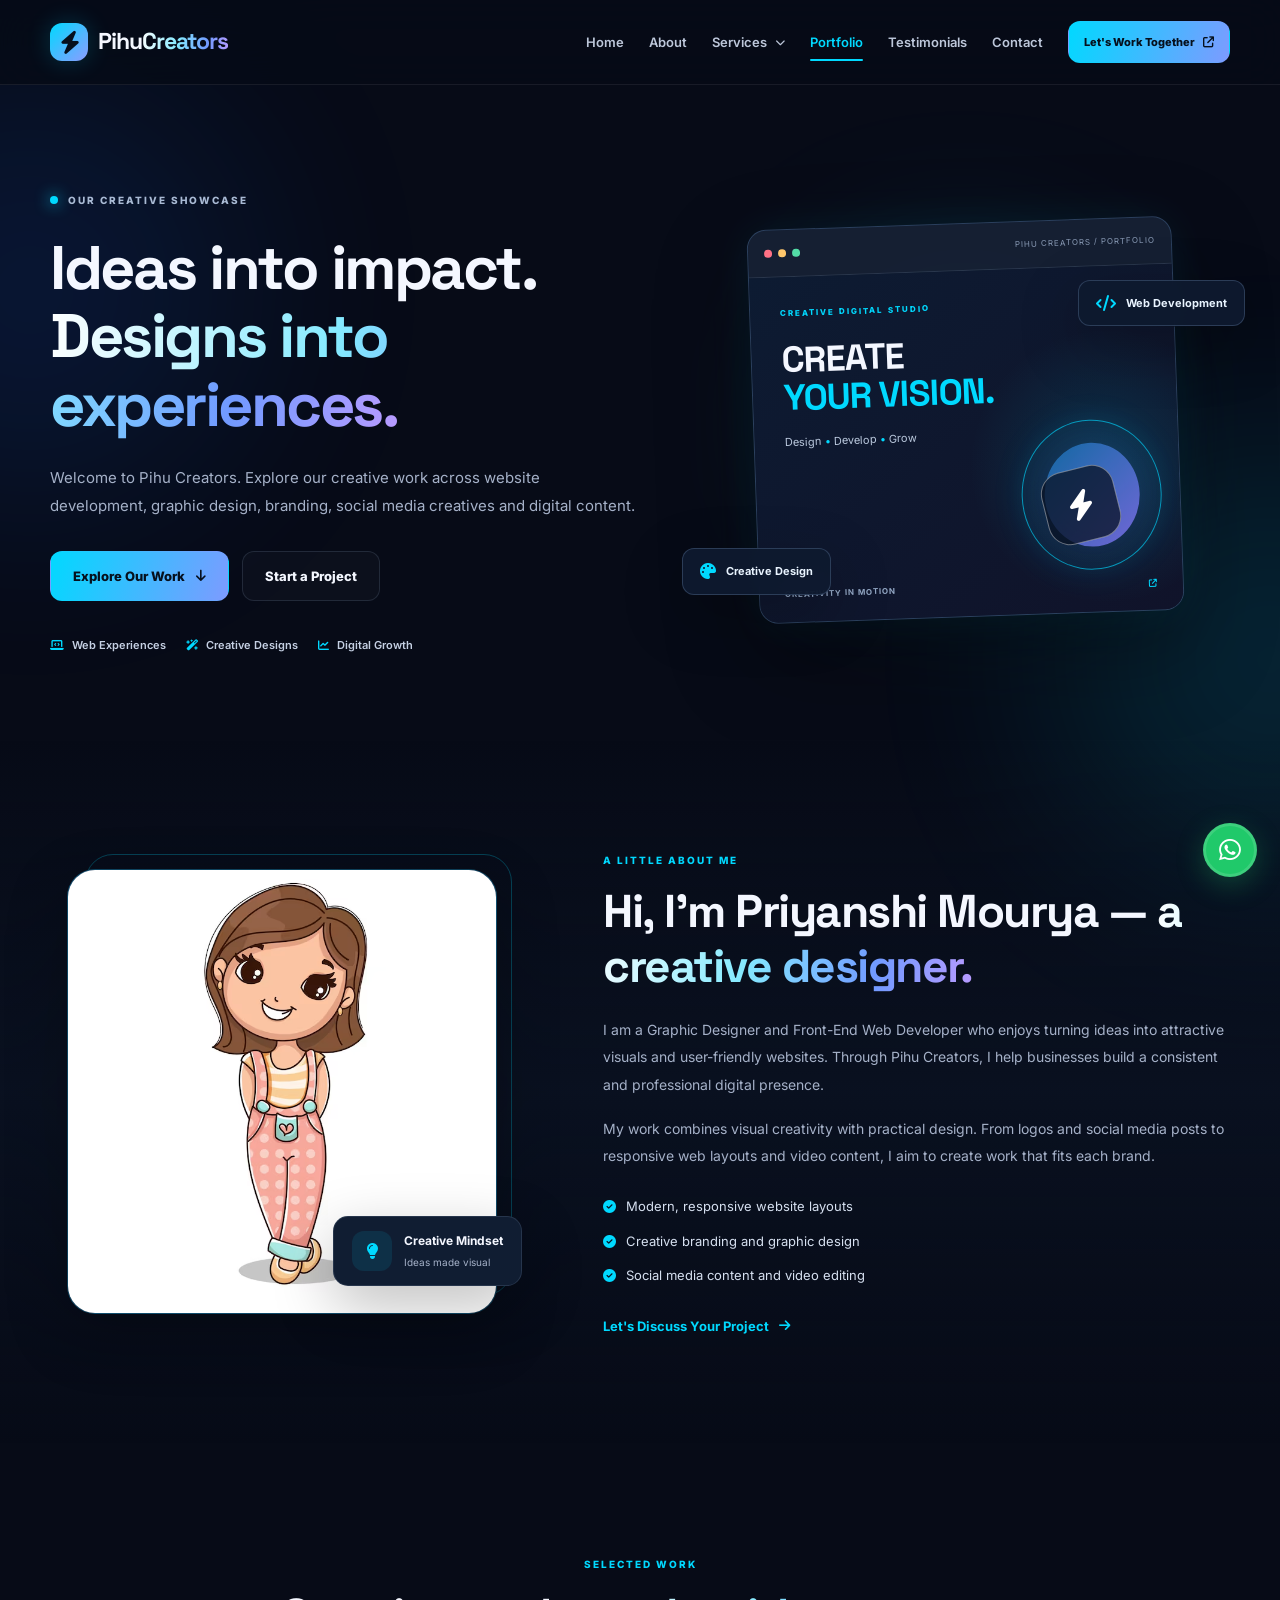
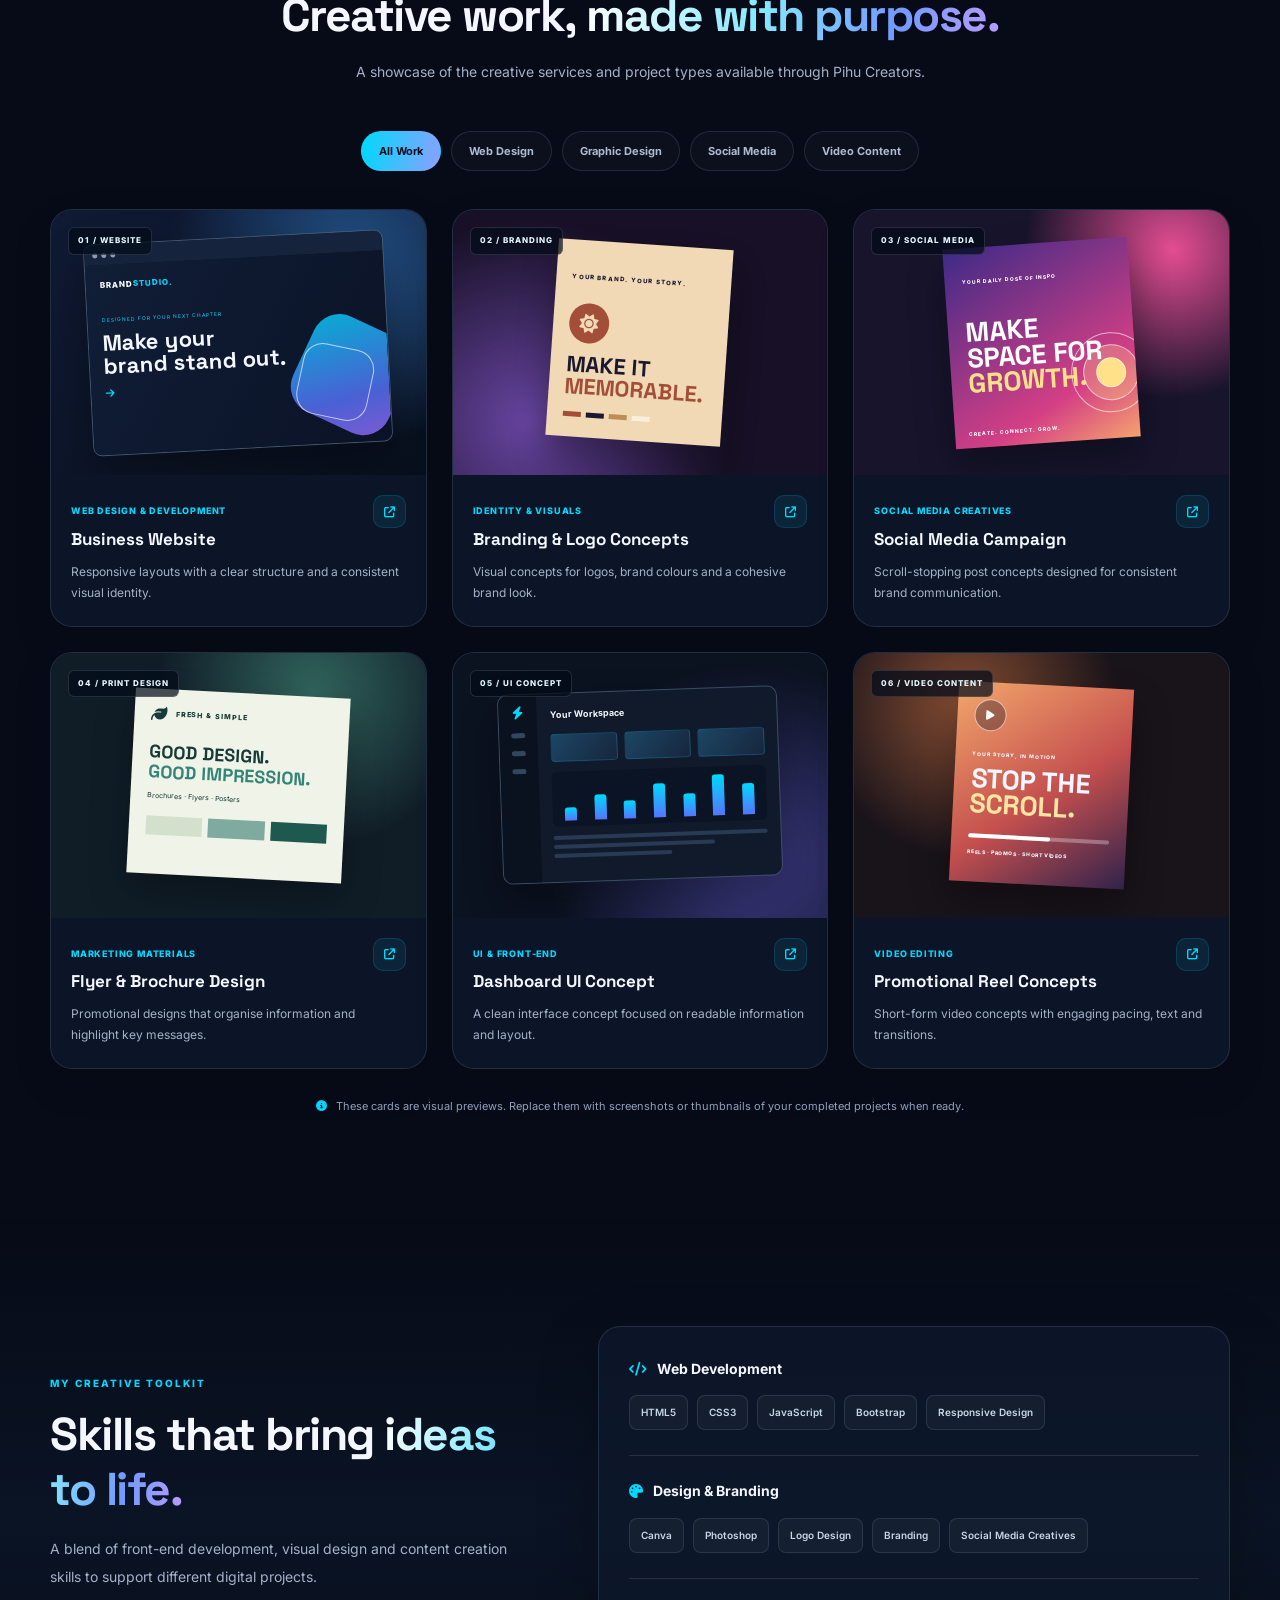
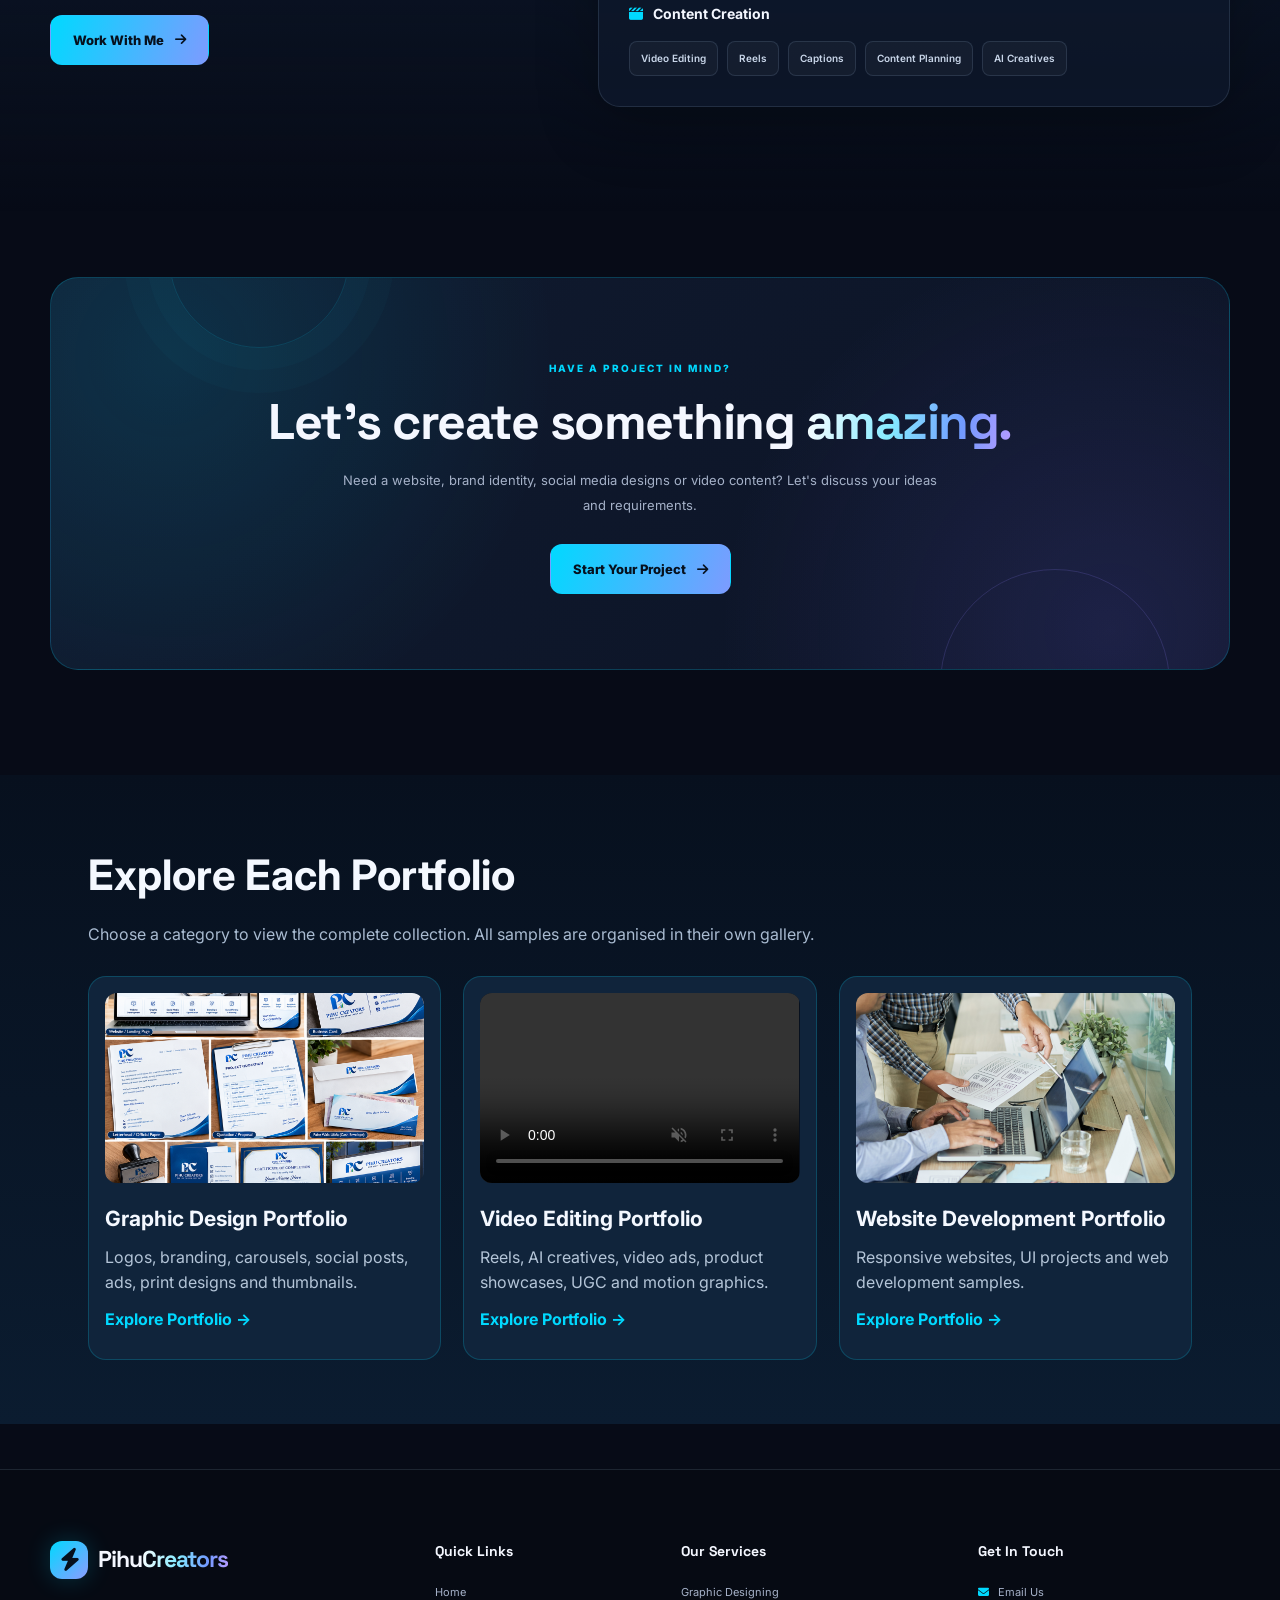
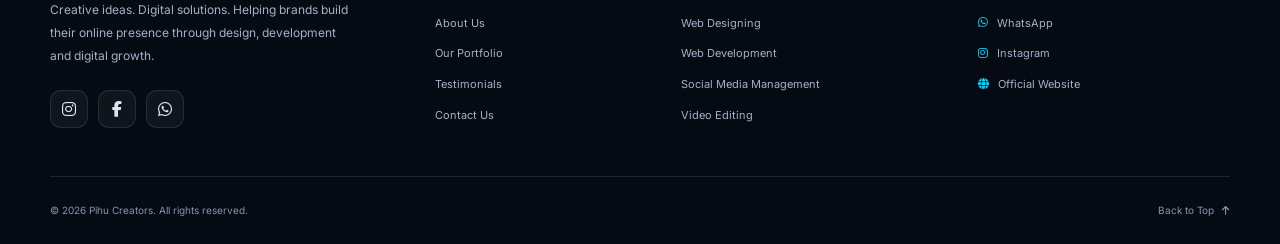
<file: portflio.html>
<!DOCTYPE html>

<html lang="en">
<head>
<meta charset="utf-8"/>
<meta content="width=device-width, initial-scale=1.0" name="viewport"/>
<meta content="#070b17" name="theme-color"/>
<title>Portfolio | Pihu Creators</title>
<meta content="Explore Pihu Creators' portfolio of website design, web design.htmlvelopment, graphic design, branding and social media creatives." name="description"/>
<link href="https://fonts.googleapis.com" rel="preconnect"/>
<link crossorigin="" href="https://fonts.gstatic.com" rel="preconnect"/>
<link href="https://fonts.googleapis.com/css2?family=Inter:wght@400;500;600;700;800&amp;family=Space+Grotesk:wght@400;500;600;700&amp;display=swap" rel="stylesheet"/>
<link href="https://cdnjs.cloudflare.com/ajax/libs/font-awesome/6.5.2/css/all.min.css" rel="stylesheet"/>
<link href="CSS FOLDER/portfolio.css" rel="stylesheet"/>
<style>
#portfolio-directory{padding:64px 5%;background:linear-gradient(180deg,#07101e,#0b1c30);color:#f4f8ff}
#portfolio-directory .container{max-width:1200px;margin:auto}
#portfolio-directory h2{font-size:clamp(28px,4vw,42px);margin:0 0 10px}
#portfolio-directory .container>p{color:#a9bbd1;margin:0 0 28px}
.portfolio-directory-grid{display:grid;grid-template-columns:repeat(3,minmax(0,1fr));gap:22px}
.portfolio-directory-card{overflow:hidden;background:#10243b;border:1px solid rgba(0,217,255,.2);border-radius:18px;padding:16px;display:flex;flex-direction:column}
.portfolio-directory-card img,.portfolio-directory-card video{width:100%;height:190px;object-fit:cover;border-radius:12px;background:#07101e}
.portfolio-directory-card h3{margin:18px 0 8px;font-size:21px}
.portfolio-directory-card p{color:#b4c5d8;line-height:1.6;flex:1}
.portfolio-directory-link{display:inline-block;color:#00d9ff;text-decoration:none;font-weight:700;padding:10px 0}
@media(max-width:800px){.portfolio-directory-grid{grid-template-columns:1fr 1fr}}
@media(max-width:540px){.portfolio-directory-grid{grid-template-columns:1fr}}
</style></head>
<body>
<div class="ambient ambient-one"></div>
<div class="ambient ambient-two"></div>
<!-- NAVBAR: matching index page -->
<header class="header" id="header">
<nav class="navbar container">
<a aria-label="Pihu Creators Home" class="logo" href="index.html#home">
<span class="logo-icon"><i class="fa-solid fa-bolt"></i></span>
<span>Pihu<span class="gradient-text">Creators</span></span>
</a>
<button aria-controls="navLinks" aria-expanded="false" aria-label="Open navigation" class="menu-toggle" id="menuToggle">
<i class="fa-solid fa-bars"></i>
</button>
<div class="nav-links" id="navLinks">
<a class="nav-link" href="index.html#home">Home</a>
<a class="nav-link" href="index.html#about">About</a>
<div class="nav-dropdown" id="servicesDropdown">
<button aria-controls="servicesMenu" aria-expanded="false" class="nav-link dropdown-toggle" type="button">
            Services <i class="fa-solid fa-chevron-down dropdown-arrow"></i>
</button>
<div class="dropdown-menu" id="servicesMenu">
<a href="index.html#services">
<i class="fa-solid fa-palette"></i><span>Graphic Designing</span>
</a>
<a href="index.html#services">
<i class="fa-solid fa-pen-ruler"></i><span>Web Designing</span>
</a>
<a href="index.html#services">
<i class="fa-solid fa-code"></i><span>Web Development</span>
</a>
<a href="index.html#services">
<i class="fa-solid fa-share-nodes"></i><span>Social Media Management</span>
</a>
<a href="index.html#services">
<i class="fa-solid fa-video"></i><span>Video Editing</span>
</a>
</div>
</div>
<a class="nav-link active" href="portflio.html">Portfolio</a>
<a class="nav-link" href="testimonial.html">Testimonials</a>
<a class="nav-link" href="contact.html">Contact</a>
<a class="btn btn-small nav-cta" href="index.html#contact">
          Let's Work Together <i class="fa-solid fa-arrow-up-right-from-square"></i>
</a>
</div>
</nav>
</header>
<main>
<!-- PORTFOLIO HERO -->
<section class="portfolio-hero section">
<div class="container portfolio-hero-grid">
<div class="portfolio-hero-content reveal">
<div class="eyebrow">
<span class="status-dot"></span>
            OUR CREATIVE SHOWCASE
          </div>
<h1>
            Ideas into impact.<br/>
<span class="gradient-text">Designs into experiences.</span>
</h1>
<p>
            Welcome to Pihu Creators. Explore our creative work across
            website development, graphic design, branding, social media
            creatives and digital content.
          </p>
<div class="hero-actions">
<a class="btn" href="#projects">
              Explore Our Work <i class="fa-solid fa-arrow-down"></i>
</a>
<a class="btn btn-outline" href="index.html#contact">
              Start a Project
            </a>
</div>
<div class="portfolio-highlights">
<div>
<i class="fa-solid fa-laptop-code"></i>
<span>Web Experiences</span>
</div>
<div>
<i class="fa-solid fa-wand-magic-sparkles"></i>
<span>Creative Designs</span>
</div>
<div>
<i class="fa-solid fa-chart-line"></i>
<span>Digital Growth</span>
</div>
</div>
</div>
<div class="portfolio-hero-visual reveal">
<div class="hero-visual-glow"></div>
<div class="portfolio-window">
<div class="window-top">
<div class="window-dots">
<span></span><span></span><span></span>
</div>
<span class="window-label">PIHU CREATORS / PORTFOLIO</span>
</div>
<div class="window-content">
<div class="window-mini-tag">CREATIVE DIGITAL STUDIO</div>
<div class="window-title">CREATE<br/><span>YOUR VISION.</span></div>
<div class="window-description">
                Design <span>•</span> Develop <span>•</span> Grow
              </div>
<div class="window-art">
<div class="art-circle art-circle-one"></div>
<div class="art-circle art-circle-two"></div>
<div class="art-square"><i class="fa-solid fa-bolt"></i></div>
</div>
<div class="window-bottom">
<span>CREATIVITY IN MOTION</span>
<i class="fa-solid fa-arrow-up-right-from-square"></i>
</div>
</div>
</div>
<div class="floating-label floating-label-one">
<i class="fa-solid fa-code"></i>
<span>Web Development</span>
</div>
<div class="floating-label floating-label-two">
<i class="fa-solid fa-palette"></i>
<span>Creative Design</span>
</div>
</div>
</div>
</section>
<!-- ABOUT / INTRODUCTION -->
<section class="section about-portfolio" id="about-portfolio">
<div class="container about-grid">
<div class="about-image-wrap reveal">
<div class="about-image-frame">
<img alt="Creative designer illustration" loading="lazy" src="images/girl-shy-character_1450-155.avif"/>
</div>
<div class="image-caption">
<span class="caption-icon"><i class="fa-solid fa-lightbulb"></i></span>
<div>
<strong>Creative Mindset</strong>
<small>Ideas made visual</small>
</div>
</div>
<div class="image-decoration"></div>
</div>
<div class="about-content reveal">
<span class="section-tag">A LITTLE ABOUT ME</span>
<h2>
            Hi, I'm Priyanshi Mourya —
            <span class="gradient-text">a creative designer.</span>
</h2>
<p>
            I am a Graphic Designer and Front-End Web Developer who enjoys
            turning ideas into attractive visuals and user-friendly websites.
            Through Pihu Creators, I help businesses build a consistent
            and professional digital presence.
          </p>
<p>
            My work combines visual creativity with practical design.
            From logos and social media posts to responsive web layouts
            and video content, I aim to create work that fits each brand.
          </p>
<div class="about-points">
<div><i class="fa-solid fa-circle-check"></i> Modern, responsive website layouts</div>
<div><i class="fa-solid fa-circle-check"></i> Creative branding and graphic design</div>
<div><i class="fa-solid fa-circle-check"></i> Social media content and video editing</div>
</div>
<a class="text-link" href="index.html#contact">
            Let's Discuss Your Project <i class="fa-solid fa-arrow-right"></i>
</a>
</div>
</div>
</section>
<!-- PROJECTS -->
<section class="section projects-section" id="projects">
<div class="container">
<div class="section-heading reveal">
<span class="section-tag">SELECTED WORK</span>
<h2>Creative work, <span class="gradient-text">made with purpose.</span></h2>
<p>
            A showcase of the creative services and project types available
            through Pihu Creators.
          </p>
</div>
<div aria-label="Filter projects" class="project-filters reveal" role="group">
<button class="filter-btn active" data-filter="all" type="button">All Work</button>
<button class="filter-btn" data-filter="web" type="button">Web Design</button>
<button class="filter-btn" data-filter="graphic" type="button">Graphic Design</button>
<button class="filter-btn" data-filter="social" type="button">Social Media</button>
<button class="filter-btn" data-filter="video" type="button">Video Content</button>
</div>
<div class="projects-grid">
<article class="project-card reveal" data-category="web">
<div class="project-preview preview-web">
<div class="preview-browser">
<div class="preview-browser-top"><span></span><span></span><span></span></div>
<div class="preview-web-content">
<div class="preview-web-nav">BRAND<span>STUDIO.</span></div>
<div class="preview-web-copy">
<small>DESIGNED FOR YOUR NEXT CHAPTER</small>
<strong>Make your<br/>brand stand out.</strong>
<i class="fa-solid fa-arrow-right"></i>
</div>
<div class="preview-web-shape"></div>
<div class="preview-web-bar"></div>
</div>
</div>
<span class="preview-category">01 / WEBSITE</span>
</div>
<div class="project-info">
<div><span class="project-type">Web Design &amp; Development</span><h3>Business Website</h3></div>
<span class="project-arrow"><a href="Dice  Portfolio/website develop portfolio.html"><i class="fa-solid fa-arrow-up-right-from-square"></i></a></span>
</div>
<p>Responsive layouts with a clear structure and a consistent visual identity.</p>
</article>
<article class="project-card reveal" data-category="graphic">
<div class="project-preview preview-brand">
<span class="preview-category">02 / BRANDING</span>
<div class="brand-poster">
<span class="brand-small">YOUR BRAND. YOUR STORY.</span>
<div class="brand-emblem"><i class="fa-solid fa-sun"></i></div>
<strong>MAKE IT<br/><span>MEMORABLE.</span></strong>
<div class="brand-colors"><i></i><i></i><i></i><i></i></div>
</div>
</div>
<div class="project-info">
<div><span class="project-type">Identity &amp; Visuals</span><h3>Branding &amp; Logo Concepts</h3></div>
<span class="project-arrow"><a href="pihu_creators_graphic_portfolio.html"><i class="fa-solid fa-arrow-up-right-from-square"></i></a></span>
</div>
<p>Visual concepts for logos, brand colours and a cohesive brand look.</p>
</article>
<article class="project-card reveal" data-category="social">
<div class="project-preview preview-social">
<span class="preview-category">03 / SOCIAL MEDIA</span>
<div class="social-poster">
<span class="social-topline">YOUR DAILY DOSE OF INSPO</span>
<strong>MAKE<br/>SPACE FOR<br/><span>GROWTH.</span></strong>
<div class="social-abstract"><span></span><span></span><span></span></div>
<div class="social-footer">CREATE. CONNECT. GROW.</div>
</div>
</div>
<div class="project-info">
<div><span class="project-type">Social Media Creatives</span><h3>Social Media Campaign</h3></div>
<span class="project-arrow"><a href="pihu_creators_graphic_portfolio.html"><i class="fa-solid fa-arrow-up-right-from-square"></i></a></span>
</div>
<p>Scroll-stopping post concepts designed for consistent brand communication.</p>
</article>
<article class="project-card reveal" data-category="graphic">
<div class="project-preview preview-print">
<span class="preview-category">04 / PRINT DESIGN</span>
<div class="print-sheet">
<div class="print-top"><i class="fa-solid fa-leaf"></i><span>FRESH &amp; SIMPLE</span></div>
<strong>GOOD DESIGN.<br/><span>GOOD IMPRESSION.</span></strong>
<p>Brochures · Flyers · Posters</p>
<div class="print-blocks"><span></span><span></span><span></span></div>
</div>
</div>
<div class="project-info">
<div><span class="project-type">Marketing Materials</span><h3>Flyer &amp; Brochure Design</h3></div>
<span class="project-arrow"><a href="pihu_creators_graphic_portfolio.html"><i class="fa-solid fa-arrow-up-right-from-square"></i></a></span>
</div>
<p>Promotional designs that organise information and highlight key messages.</p>
</article>
<article class="project-card reveal" data-category="web">
<div class="project-preview preview-dashboard">
<span class="preview-category">05 / UI CONCEPT</span>
<div class="dashboard">
<aside><i class="fa-solid fa-bolt"></i><span></span><span></span><span></span></aside>
<div class="dashboard-main">
<div class="dashboard-title">Your Workspace</div>
<div class="dashboard-stats"><span></span><span></span><span></span></div>
<div class="dashboard-chart"><i></i><i></i><i></i><i></i><i></i><i></i><i></i></div>
<div class="dashboard-lines"><span></span><span></span><span></span></div>
</div>
</div>
</div>
<div class="project-info">
<div><span class="project-type">UI &amp; Front-End</span><h3>Dashboard UI Concept</h3></div>
<span class="project-arrow"><a href="Dice  Portfolio/website develop portfolio.html"><i class="fa-solid fa-arrow-up-right-from-square"></i></a></span>
</div>
<p>A clean interface concept focused on readable information and layout.</p>
</article>
<article class="project-card reveal" data-category="video">
<div class="project-preview preview-video">
<span class="preview-category">06 / VIDEO CONTENT</span>
<div class="video-poster">
<div class="video-play"><i class="fa-solid fa-play"></i></div>
<span class="video-overline">YOUR STORY, IN MOTION</span>
<strong>STOP THE<br/><span>SCROLL.</span></strong>
<div class="video-timeline"><span></span></div>
<small>REELS · PROMOS · SHORT VIDEOS</small>
</div>
</div>
<div class="project-info">
<div><span class="project-type">Video Editing</span><h3>Promotional Reel Concepts</h3></div>
<span class="project-arrow"><a href="pihu_creators_video_portfolio.html"><i class="fa-solid fa-arrow-up-right-from-square"></i></a></span>
</div>
<p>Short-form video concepts with engaging pacing, text and transitions.</p>
</article>
</div>
<p class="projects-note">
<i class="fa-solid fa-circle-info"></i>
          These cards are visual previews. Replace them with screenshots or thumbnails
          of your completed projects when ready.
        </p>
</div>
</section>
<!-- SKILLS -->
<section class="section skills-section">
<div class="container skills-grid">
<div class="skills-content reveal">
<span class="section-tag">MY CREATIVE TOOLKIT</span>
<h2>Skills that bring <span class="gradient-text">ideas to life.</span></h2>
<p>
            A blend of front-end development, visual design and content
            creation skills to support different digital projects.
          </p>
<a class="btn" href="index.html#contact">
            Work With Me <i class="fa-solid fa-arrow-right"></i>
</a>
</div>
<div class="skills-panel reveal">
<div class="skill-group">
<h3><i class="fa-solid fa-code"></i> Web Development</h3>
<div class="skill-tags">
<span>HTML5</span><span>CSS3</span><span>JavaScript</span>
<span>Bootstrap</span><span>Responsive Design</span>
</div>
</div>
<div class="skill-group">
<h3><i class="fa-solid fa-palette"></i> Design &amp; Branding</h3>
<div class="skill-tags">
<span>Canva</span><span>Photoshop</span><span>Logo Design</span>
<span>Branding</span><span>Social Media Creatives</span>
</div>
</div>
<div class="skill-group">
<h3><i class="fa-solid fa-clapperboard"></i> Content Creation</h3>
<div class="skill-tags">
<span>Video Editing</span><span>Reels</span><span>Captions</span>
<span>Content Planning</span><span>AI Creatives</span>
</div>
</div>
</div>
</div>
</section>
<!-- CTA -->
<section class="section portfolio-cta">
<div class="container">
<div class="cta-panel reveal">
<div class="cta-decoration cta-decoration-one"></div>
<div class="cta-decoration cta-decoration-two"></div>
<span class="section-tag">HAVE A PROJECT IN MIND?</span>
<h2>Let's create something <span class="gradient-text">amazing.</span></h2>
<p>
            Need a website, brand identity, social media designs or video content?
            Let's discuss your ideas and requirements.
          </p>
<a class="btn" href="index.html#contact">
            Start Your Project <i class="fa-solid fa-arrow-right"></i>
</a>
</div>
</div>
</section>
</main>
<!-- FOOTER: matching index page -->
<section class="portfolio-directory" id="portfolio-directory"><div class="container"><h2>Explore Each Portfolio</h2><p>Choose a category to view the complete collection. All samples are organised in their own gallery.</p><div class="portfolio-directory-grid"><article class="portfolio-directory-card"><img alt="Graphic Design Portfolio" loading="lazy" src="images branding/pihu creators brandign.png"/><h3>Graphic Design Portfolio</h3><p>Logos, branding, carousels, social posts, ads, print designs and thumbnails.</p><a class="portfolio-directory-link" href="pihu_creators_graphic_portfolio.html">Explore Portfolio →</a></article><article class="portfolio-directory-card"><video controls="controls" muted="muted" playsinline="playsinline" preload="metadata" src="images second folder/product showcase of ai.mp4"></video><h3>Video Editing Portfolio</h3><p>Reels, AI creatives, video ads, product showcases, UGC and motion graphics.</p><a class="portfolio-directory-link" href="pihu_creators_video_portfolio.html">Explore Portfolio →</a></article><article class="portfolio-directory-card"><img alt="Website Development Portfolio" loading="lazy" src="images/apexdigitalagency-website-8305450.jpg"/><h3>Website Development Portfolio</h3><p>Responsive websites, UI projects and web development samples.</p><a class="portfolio-directory-link" href="web design.html">Explore Portfolio →</a></article></div></div></section><footer class="footer">
<div class="container">
<div class="footer-main">
<div class="footer-brand">
<a class="logo" href="index.html#home">
<span class="logo-icon"><i class="fa-solid fa-bolt"></i></span>
<span>Pihu<span class="gradient-text">Creators</span></span>
</a>
<p>
            Creative ideas. Digital solutions. Helping brands build their
            online presence through design, development and digital growth.
          </p>
<div class="social-links">
<a aria-label="Instagram" href="https://www.instagram.com/pihucreators/" rel="noopener noreferrer" target="_blank">
<i class="fa-brands fa-instagram"></i>
</a>
<a aria-label="Facebook" href="https://www.facebook.com/pihucreators" rel="noopener noreferrer" target="_blank">
<i class="fa-brands fa-facebook-f"></i>
</a>
<a aria-label="WhatsApp" href="https://wa.me/919310688455" rel="noopener noreferrer" target="_blank">
<i class="fa-brands fa-whatsapp"></i>
</a>
</div>
</div>
<div class="footer-column">
<h4>Quick Links</h4>
<a href="index.html#home">Home</a>
<a href="index.html#about">About Us</a>
<a href="portflio.html">Our Portfolio</a>
<a href="testimonial.html">Testimonials</a>
<a href="index.html#contact">Contact Us</a>
</div>
<div class="footer-column">
<h4>Our Services</h4>
<a href="index.html#services">Graphic Designing</a>
<a href="index.html#services">Web Designing</a>
<a href="index.html#services">Web Development</a>
<a href="index.html#services">Social Media Management</a>
<a href="index.html#services">Video Editing</a>
</div>
<div class="footer-column">
<h4>Get In Touch</h4>
<a href="mailto:pihucreators083@gmail.com">
<i class="fa-solid fa-envelope"></i> Email Us
          </a>
<a href="https://wa.me/919310688455" rel="noopener noreferrer" target="_blank">
<i class="fa-brands fa-whatsapp"></i> WhatsApp
          </a>
<a href="https://www.instagram.com/pihucreators/" rel="noopener noreferrer" target="_blank">
<i class="fa-brands fa-instagram"></i> Instagram
          </a>
<a href="https://pihucreators.in/">
<i class="fa-solid fa-globe"></i> Official Website
          </a>
</div>
</div>
<div class="footer-bottom">
<p>© <span id="currentYear"></span> Pihu Creators. All rights reserved.</p>
<a href="#header">Back to Top <i class="fa-solid fa-arrow-up"></i></a>
</div>
</div>
</footer>
<a aria-label="Chat with Pihu Creators on WhatsApp" class="floating-whatsapp" href="https://wa.me/919310688455" rel="noopener noreferrer" target="_blank">
<i class="fa-brands fa-whatsapp"></i>
</a>
<script src="JS FOLDER/portfolio.js"></script>
</body>
</html>
</file>
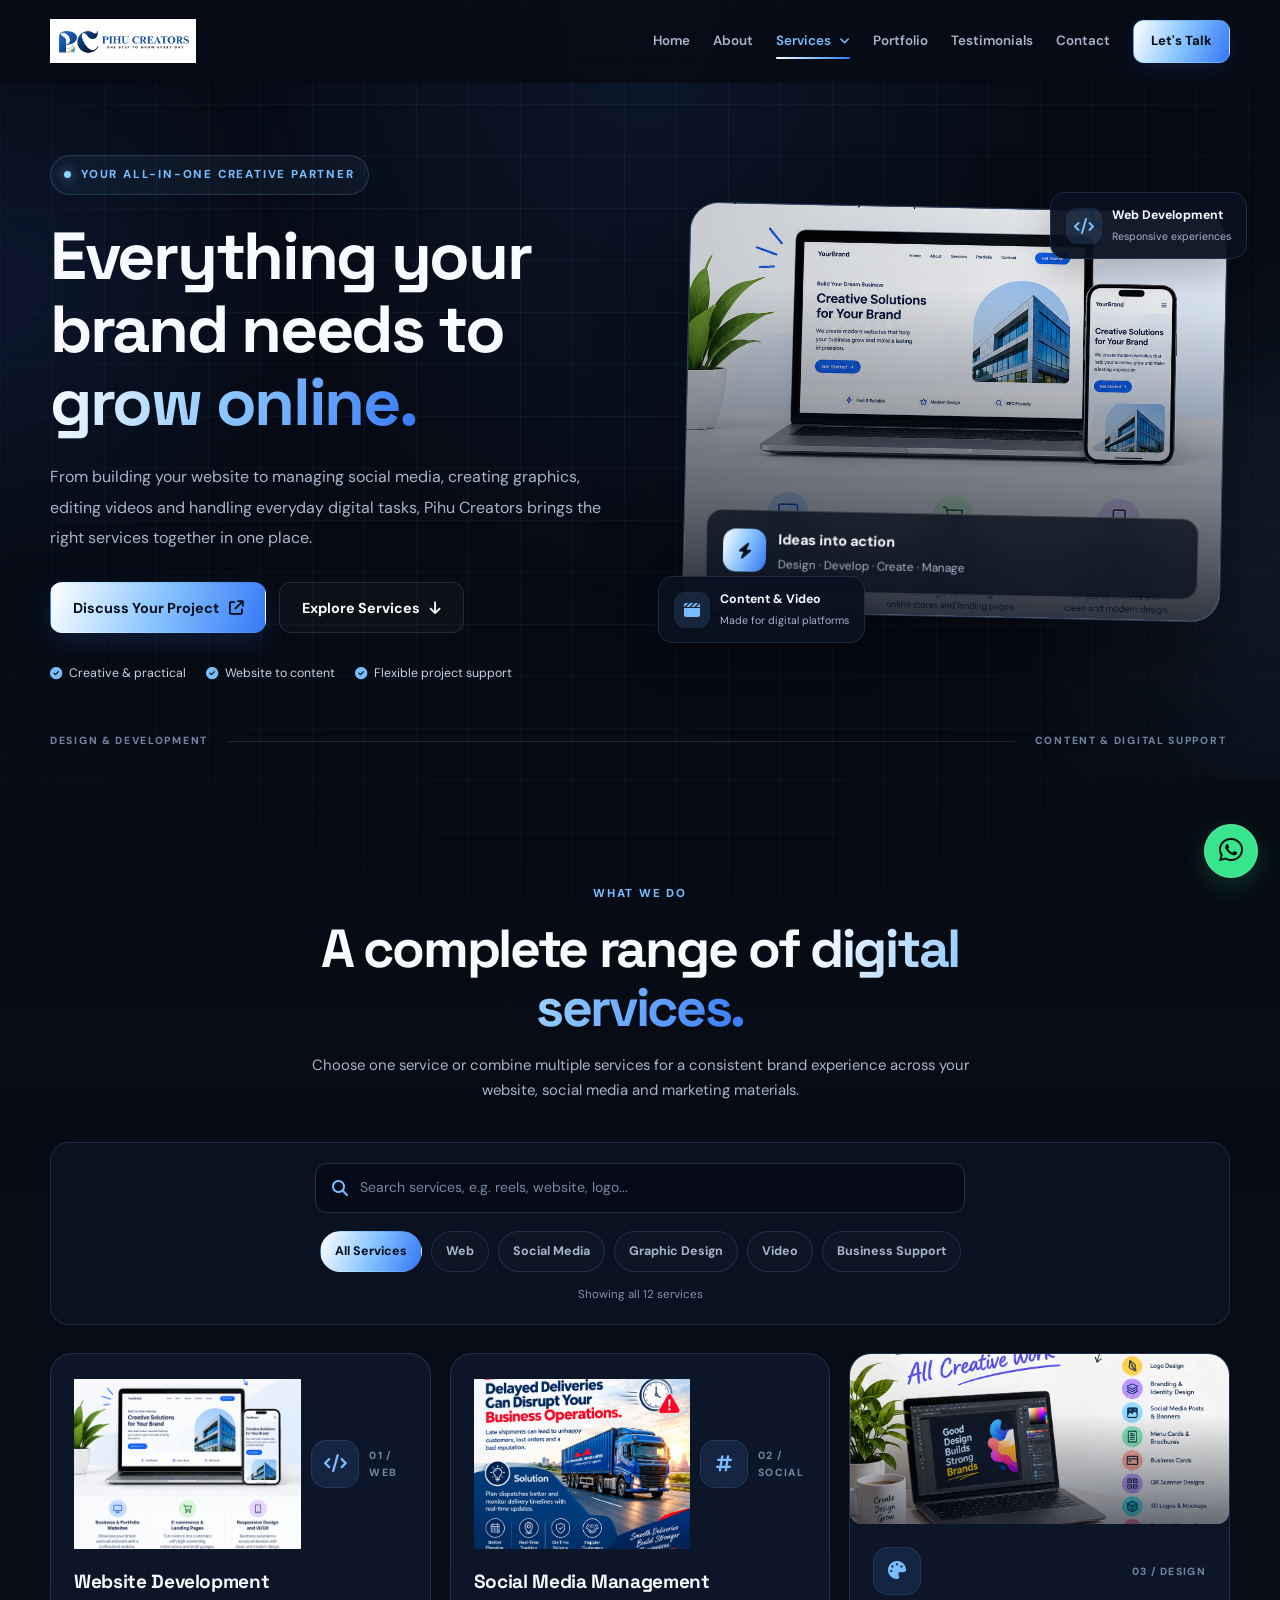
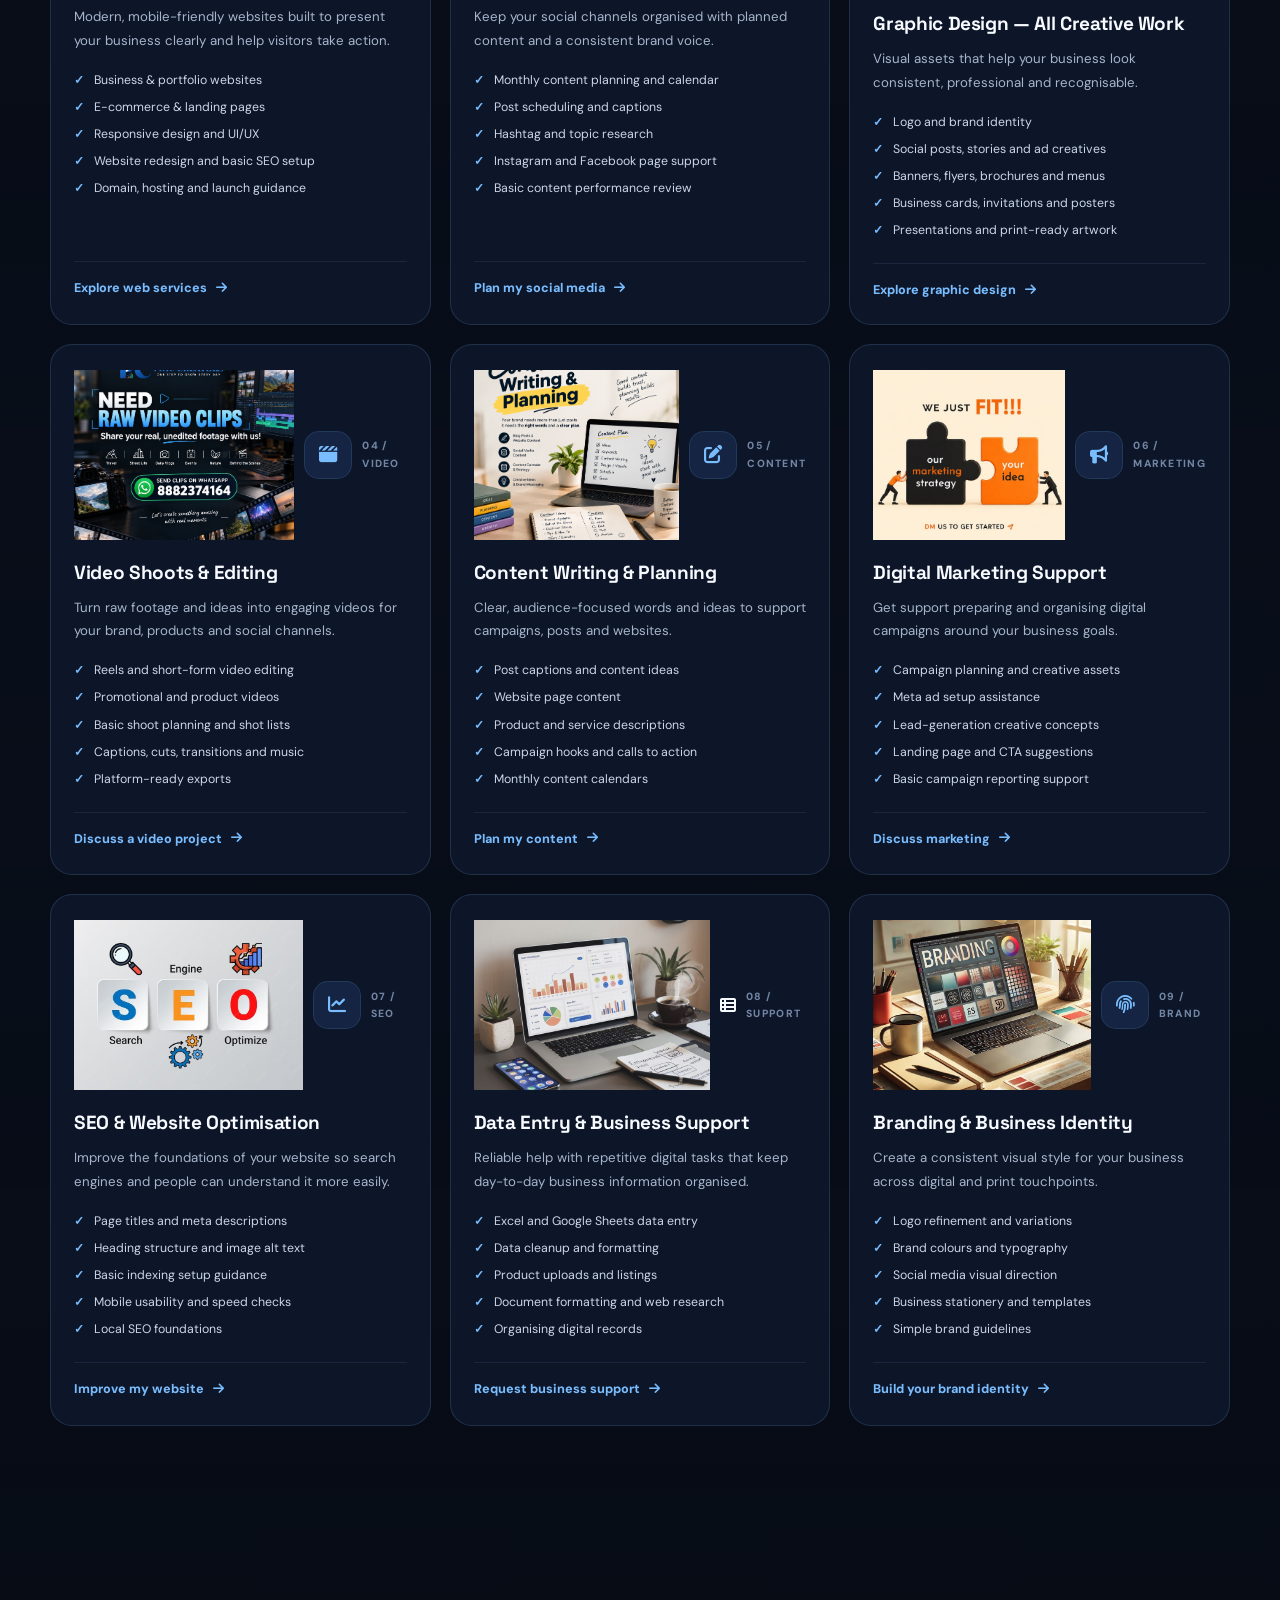
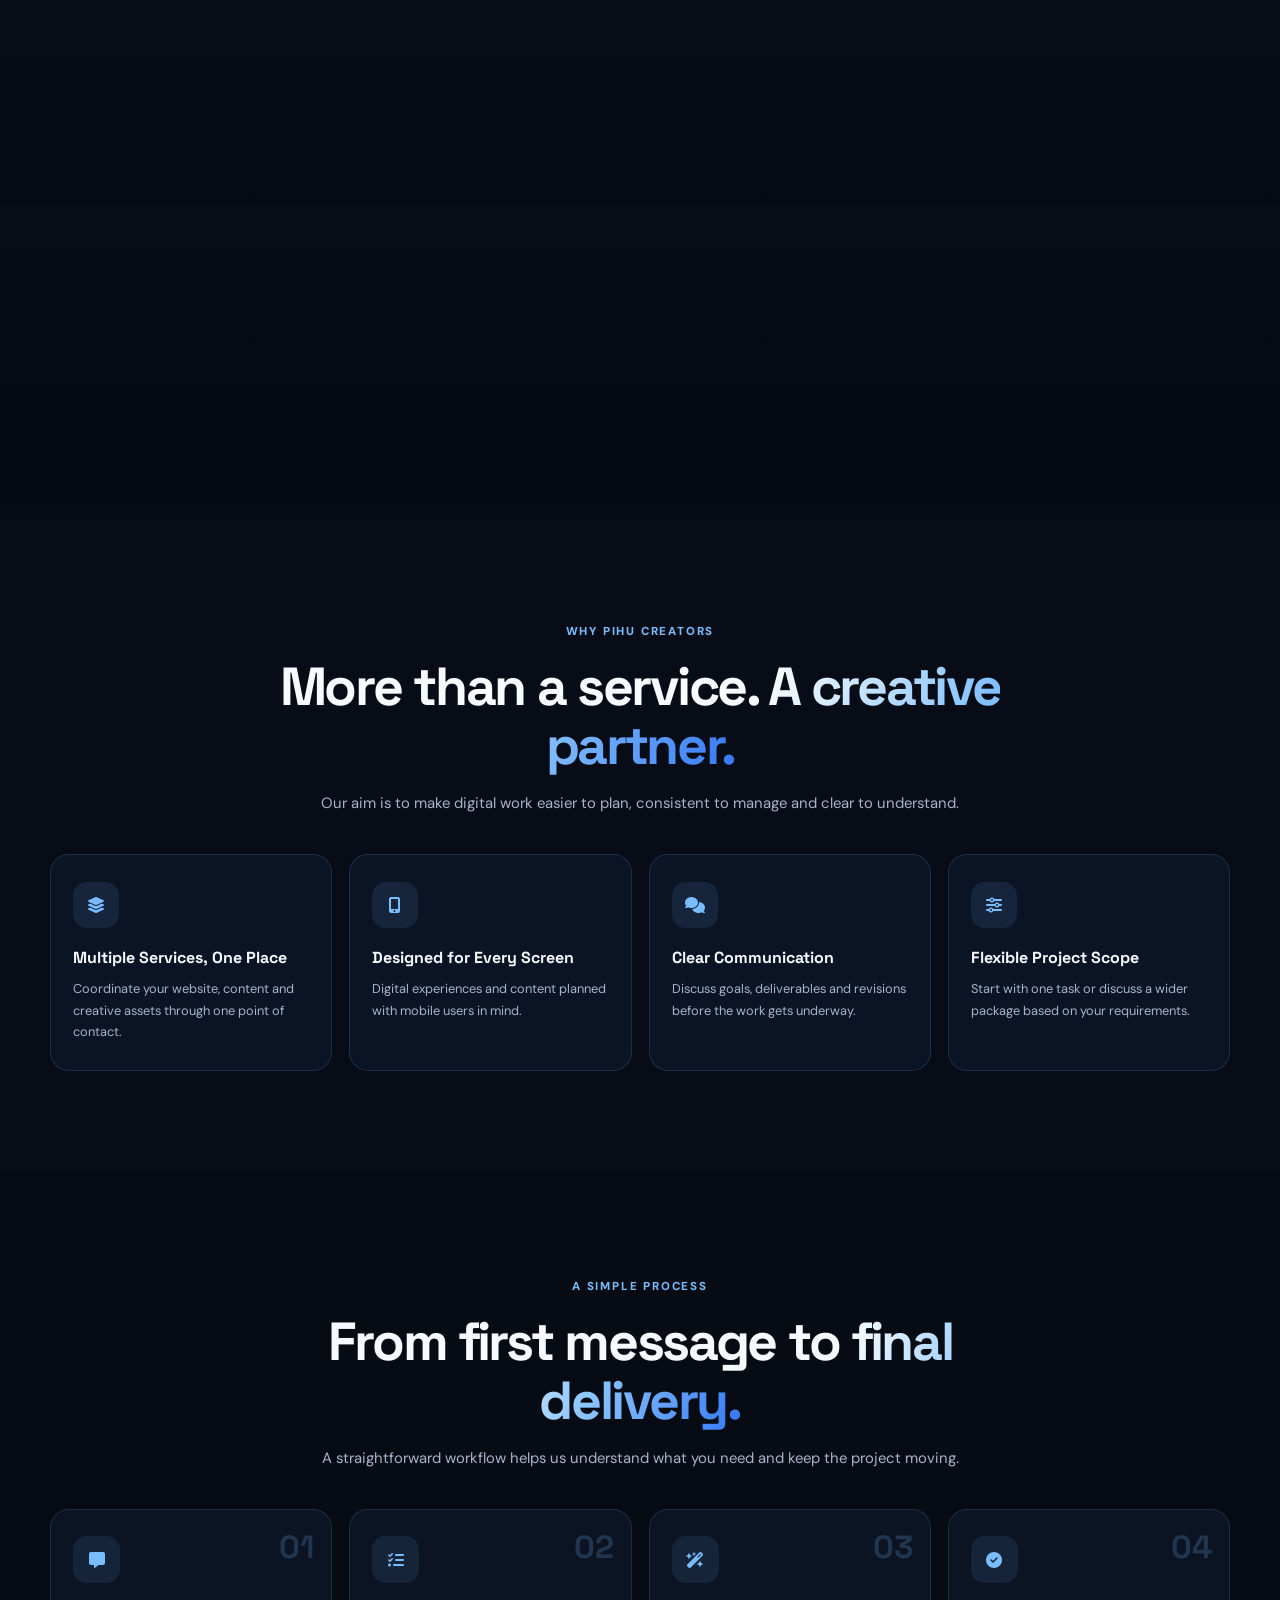
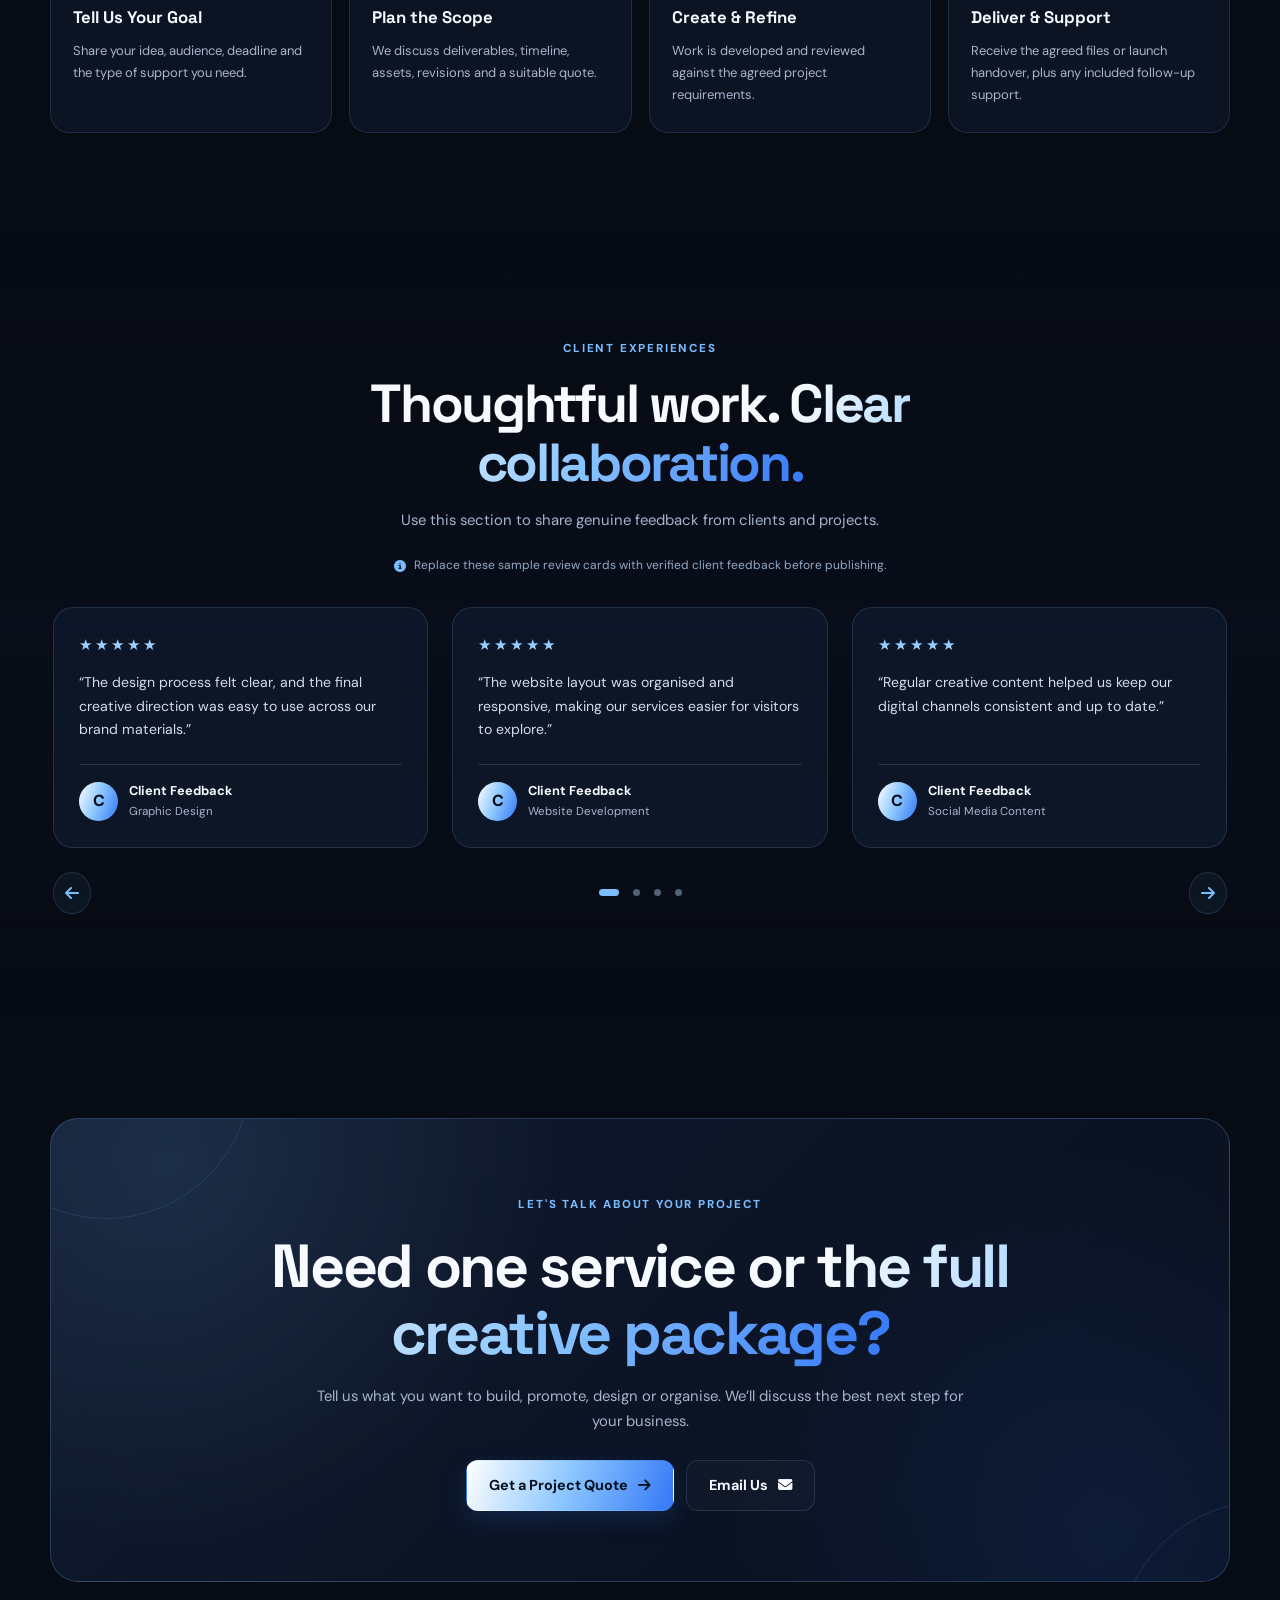
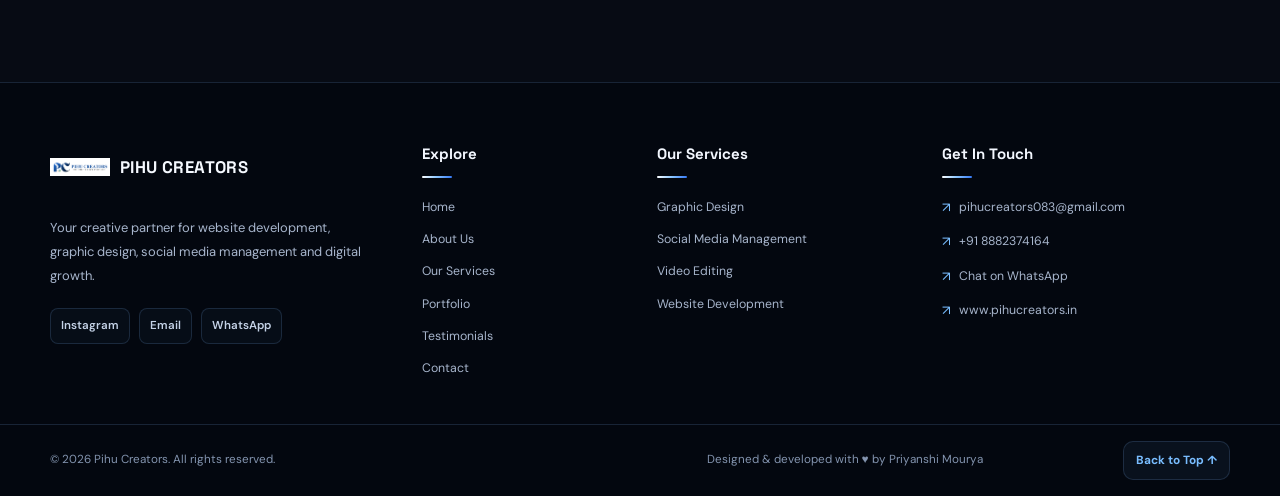
<file: Service.html>
<!DOCTYPE html>

<html lang="en">
<head>
<meta charset="utf-8"/>
<meta content="width=device-width, initial-scale=1.0" name="viewport"/>
<meta content="#07101e" name="theme-color"/>
<meta content="Explore Pihu Creators services: website development, social media management, graphic design, video editing, content creation, SEO and data entry support." name="description"/>
<title>Our Services | Pihu Creators</title>
<link href="https://fonts.googleapis.com" rel="preconnect"/>
<link crossorigin="" href="https://fonts.gstatic.com" rel="preconnect"/>
<link href="https://fonts.googleapis.com/css2?family=DM+Sans:wght@400;500;600;700&amp;family=Space+Grotesk:wght@400;500;600;700&amp;display=swap" rel="stylesheet"/>
<link href="https://cdnjs.cloudflare.com/ajax/libs/font-awesome/6.5.1/css/all.min.css" rel="stylesheet"/>
<link href="https://cdn.jsdelivr.net/npm/swiper@11/swiper-bundle.min.css" rel="stylesheet"/>
<link href="CSS FOLDER/service.css" rel="stylesheet"/>
</head>
<body>
<a class="skip-link" href="#main-content">Skip to content</a>
<div aria-hidden="true" class="scroll-progress"><span id="scrollProgressBar"></span></div>
<!-- NAVBAR: same structure as About Us page -->
<header class="site-header" id="top">
<div class="nav-shell">

<!-- LOGO -->
<a href="index.html" class="logo" aria-label="Pihu Creators Home">
  <img src="images/white2nd.png" alt="Pihu Creators Logo">
</a>


<button aria-expanded="false" aria-label="Toggle navigation" class="menu-toggle" type="button">
<span></span>
<span></span>
<span></span>
</button>
<nav class="main-nav">
<a href="index.html">Home</a>
<a href="about.html">About</a>
<div class="nav-dropdown active">
<a class="active" >Services</a>
<div class="dropdown-menu">
<a href="graphic designs.html">Graphic &amp; Brand Design</a>
<a href="web design.html">Website Development</a>
<a href="SMM.html">Social Media Management</a>
<a href="video-content.html">Reels &amp; Video Editing</a>
</div>
</div>
<a href="portflio.html">Portfolio</a>
<a href="testimonial.html">Testimonials</a>
<a href="contact.html">Contact</a>
<a class="nav-cta" href="https://wa.me/919310688455" rel="noopener noreferrer" target="_blank">
          Let's Talk
        </a>
</nav>
</div>
</header>
<main id="main-content">
<!-- HERO -->
<section aria-labelledby="heroTitle" class="services-hero section-grid">
<div aria-hidden="true" class="hero-glow hero-glow-one"></div>
<div aria-hidden="true" class="hero-glow hero-glow-two"></div>
<div class="container hero-layout">
<div class="hero-copy reveal">
<span class="eyebrow"><span class="eyebrow-dot"></span> YOUR ALL-IN-ONE CREATIVE PARTNER</span>
<h1 id="heroTitle">Everything your brand needs to <span class="gradient-text">grow online.</span></h1>
<p>From building your website to managing social media, creating graphics, editing videos and handling everyday digital tasks, Pihu Creators brings the right services together in one place.</p>
<div class="hero-actions">
<a class="button button-primary" href="https://wa.me/919310688455?text=Hello%20Pihu%20Creators%2C%20I%20would%20like%20to%20discuss%20your%20services." rel="noopener noreferrer" target="_blank">Discuss Your Project <i class="fa-solid fa-arrow-up-right-from-square"></i></a>
<a class="button button-ghost" href="Service.html">Explore Services <i class="fa-solid fa-arrow-down"></i></a>
</div>
<div class="hero-trust-row">
<span><i class="fa-solid fa-check-circle"></i> Creative &amp; practical</span>
<span><i class="fa-solid fa-check-circle"></i> Website to content</span>
<span><i class="fa-solid fa-check-circle"></i> Flexible project support</span>
</div>
</div>
<div class="hero-visual reveal">
<div class="hero-image-frame">
<img alt="Digital creative services and website design workspace" fetchpriority="high" src="images second folder/Modern Website Development Showcase.png"/>
<div class="hero-image-shade"></div>
<div class="hero-image-caption"><span class="caption-mark"><i class="fa-solid fa-bolt"></i></span><div><strong>Ideas into action</strong><small>Design · Develop · Create · Manage</small></div></div>
</div>
<div class="floating-service floating-service-top"><span><i class="fa-solid fa-code"></i></span><div><strong>Web Development</strong><small>Responsive experiences</small></div></div>
<div class="floating-service floating-service-bottom"><span><i class="fa-solid fa-clapperboard"></i></span><div><strong>Content &amp; Video</strong><small>Made for digital platforms</small></div></div>
</div>
</div>
<div class="container hero-bottom-line"><span>DESIGN &amp; DEVELOPMENT</span><span class="line"></span><span>CONTENT &amp; DIGITAL SUPPORT <i class="fa-solid fa-arrow-down-right"></i></span></div>
</section>
<!-- SERVICE FINDER -->
<section aria-labelledby="servicesTitle" class="all-services section-space" id="all-services">
<div class="container">
<div class="section-heading reveal">
<span class="section-kicker">WHAT WE DO</span>
<h2 id="servicesTitle">A complete range of <span class="gradient-text">digital services.</span></h2>
<p>Choose one service or combine multiple services for a consistent brand experience across your website, social media and marketing materials.</p>
</div>
<div class="service-tools reveal">
<label class="service-search" for="serviceSearch"><i aria-hidden="true" class="fa-solid fa-magnifying-glass"></i><input autocomplete="off" id="serviceSearch" placeholder="Search services, e.g. reels, website, logo..." type="search"/><span class="sr-only">Search services</span></label>
<div aria-label="Filter services" class="service-filters" role="group">
<button aria-pressed="true" class="filter-chip active" data-filter="all" type="button">All Services</button>
<button aria-pressed="false" class="filter-chip" data-filter="web" type="button">Web</button>
<button aria-pressed="false" class="filter-chip" data-filter="social" type="button">Social Media</button>
<button aria-pressed="false" class="filter-chip" data-filter="design" type="button">Graphic Design</button>
<button aria-pressed="false" class="filter-chip" data-filter="video" type="button">Video</button>
<button aria-pressed="false" class="filter-chip" data-filter="support" type="button">Business Support</button>
</div>
<p aria-live="polite" class="filter-status" id="filterStatus">Showing all services</p>
</div>
<div class="services-grid" id="servicesGrid">
<!-- WEBSITE DEVELOPMENT -->
<article class="service-card service-card-featured reveal" data-category="web" data-search="website development design business portfolio ecommerce e-commerce landing page responsive ui ux redesign domain hosting seo wordpress custom website">
<div class="card-topline"> <img src="images second folder/Modern Website Development Showcase.png"/><span class="service-icon"><i class="fa-solid fa-code"></i></span><span class="service-number">01 / WEB</span></div>
<h3>Website Development</h3>
<p>Modern, mobile-friendly websites built to present your business clearly and help visitors take action.</p>
<ul><li>Business &amp; portfolio websites</li><li>E-commerce &amp; landing pages</li><li>Responsive design and UI/UX</li><li>Website redesign and basic SEO setup</li><li>Domain, hosting and launch guidance</li></ul>
<a class="service-link" href="web design.html">Explore web services <i class="fa-solid fa-arrow-right"></i></a>
</article>
<!-- SOCIAL MEDIA MANAGEMENT -->
<article class="service-card reveal" data-category="social" data-search="social media management monthly content calendar planning Instagram Facebook posts captions hashtags scheduling community management page management growth">
<div class="card-topline"> <img src="images second folder/panther logistic  1 caorusal page.png"/><span class="service-icon"><i class="fa-solid fa-hashtag"></i></span><span class="service-number">02 / SOCIAL</span></div>
<h3>Social Media Management</h3>
<p>Keep your social channels organised with planned content and a consistent brand voice.</p>
<ul><li>Monthly content planning and calendar</li><li>Post scheduling and captions</li><li>Hashtag and topic research</li><li>Instagram and Facebook page support</li><li>Basic content performance review</li></ul>
<a class="service-link quote-link" href="https://wa.me/919310688455?text=Hello%20Pihu%20Creators%2C%20I%20need%20social%20media%20management." rel="noopener noreferrer" target="_blank">Plan my social media <i class="fa-solid fa-arrow-right"></i></a>
</article>
<!-- GRAPHIC DESIGN -->
<article class="service-card image-service-card reveal" data-category="design" data-search="graphic design logo branding poster flyer banner brochure menu card invitation business card social media creative thumbnail presentation magazine print design">
<div class="service-card-image"><img alt="Graphic design and editorial layout example" loading="lazy" src="images second folder/graphic deisng [post.png"/></div>
<div class="service-card-body"><div class="card-topline"><span class="service-icon"><i class="fa-solid fa-palette"></i></span><span class="service-number">03 / DESIGN</span></div>
<h3>Graphic Design — All Creative Work</h3>
<p>Visual assets that help your business look consistent, professional and recognisable.</p>
<ul><li>Logo and brand identity</li><li>Social posts, stories and ad creatives</li><li>Banners, flyers, brochures and menus</li><li>Business cards, invitations and posters</li><li>Presentations and print-ready artwork</li></ul>
<a class="service-link" href="graphic designs.html">Explore graphic design <i class="fa-solid fa-arrow-right"></i></a>
</div>
</article>
<!-- VIDEO -->
<article class="service-card reveal" data-category="video" data-search="video shoot filming reels editing short video ads promotional video product shoot transitions subtitles captions Instagram Reels YouTube Shorts montage">
<div class="card-topline"><img src="images second folder/vedio eidtor.jpeg"/><span class="service-icon"><i class="fa-solid fa-clapperboard"></i></span><span class="service-number">04 / VIDEO</span></div>
<h3>Video Shoots &amp; Editing</h3>
<p>Turn raw footage and ideas into engaging videos for your brand, products and social channels.</p>
<ul><li>Reels and short-form video editing</li><li>Promotional and product videos</li><li>Basic shoot planning and shot lists</li><li>Captions, cuts, transitions and music</li><li>Platform-ready exports</li></ul>
<a class="service-link quote-link" href="https://wa.me/919310688455?text=Hello%20Pihu%20Creators%2C%20I%20need%20video%20shooting%20or%20editing." rel="noopener noreferrer" target="_blank">Discuss a video project <i class="fa-solid fa-arrow-right"></i></a>
</article>
<!-- CONTENT -->
<article class="service-card reveal" data-category="social" data-search="content writing planning captions copywriting campaign ideas calendar product descriptions website content blog text call to action social media copy">
<div class="card-topline"><img src="images second folder/content planning.png"/><span class="service-icon"><i class="fa-solid fa-pen-to-square"></i></span><span class="service-number">05 / CONTENT</span></div>
<h3>Content Writing &amp; Planning</h3>
<p>Clear, audience-focused words and ideas to support campaigns, posts and websites.</p>
<ul><li>Post captions and content ideas</li><li>Website page content</li><li>Product and service descriptions</li><li>Campaign hooks and calls to action</li><li>Monthly content calendars</li></ul>
<a class="service-link quote-link" href="https://wa.me/919310688455?text=Hello%20Pihu%20Creators%2C%20I%20need%20content%20writing%20and%20planning." rel="noopener noreferrer" target="_blank">Plan my content <i class="fa-solid fa-arrow-right"></i></a>
</article>
<!-- DIGITAL MARKETING -->
<article class="service-card reveal" data-category="social" data-search="digital marketing social ads campaign setup Meta ads creative planning audience lead generation promotion Instagram Facebook advertising campaign support analytics">
<div class="card-topline"><img src="images second folder/digital amrketing.png"/><span class="service-icon"><i class="fa-solid fa-bullhorn"></i></span><span class="service-number">06 / MARKETING</span></div>
<h3>Digital Marketing Support</h3>
<p>Get support preparing and organising digital campaigns around your business goals.</p>
<ul><li>Campaign planning and creative assets</li><li>Meta ad setup assistance</li><li>Lead-generation creative concepts</li><li>Landing page and CTA suggestions</li><li>Basic campaign reporting support</li></ul>
<a class="service-link quote-link" href="https://wa.me/919310688455?text=Hello%20Pihu%20Creators%2C%20I%20want%20to%20discuss%20digital%20marketing%20support." rel="noopener noreferrer" target="_blank">Discuss marketing <i class="fa-solid fa-arrow-right"></i></a>
</article>
<!-- SEO -->
<article class="service-card reveal" data-category="web" data-search="seo search engine optimization on page metadata headings alt text indexing Google Search Console speed local SEO website visibility technical basics">
<div class="card-topline"><img src="images second folder/seo.png"/><span class="service-icon"><i class="fa-solid fa-chart-line"></i></span><span class="service-number">07 / SEO</span></div>
<h3>SEO &amp; Website Optimisation</h3>
<p>Improve the foundations of your website so search engines and people can understand it more easily.</p>
<ul><li>Page titles and meta descriptions</li><li>Heading structure and image alt text</li><li>Basic indexing setup guidance</li><li>Mobile usability and speed checks</li><li>Local SEO foundations</li></ul>
<a class="service-link quote-link" href="https://wa.me/919310688455?text=Hello%20Pihu%20Creators%2C%20I%20need%20SEO%20or%20website%20optimisation." rel="noopener noreferrer" target="_blank">Improve my website <i class="fa-solid fa-arrow-right"></i></a>
</article>
<!-- DATA ENTRY -->
<article class="service-card reveal" data-category="support" data-search="data entry spreadsheet Excel Google Sheets copy paste data formatting product upload product listing document formatting online research admin virtual assistant business support">
<div class="card-topline"><img src="images second folder/data entry.jpeg"/><i class="fa-solid fa-table-list"></i><span class="service-number">08 / SUPPORT</span></div>
<h3>Data Entry &amp; Business Support</h3>
<p>Reliable help with repetitive digital tasks that keep day-to-day business information organised.</p>
<ul><li>Excel and Google Sheets data entry</li><li>Data cleanup and formatting</li><li>Product uploads and listings</li><li>Document formatting and web research</li><li>Organising digital records</li></ul>
<a class="service-link quote-link" href="https://wa.me/919310688455?text=Hello%20Pihu%20Creators%2C%20I%20need%20data%20entry%20or%20business%20support." rel="noopener noreferrer" target="_blank">Request business support <i class="fa-solid fa-arrow-right"></i></a>
</article>
<!-- BRANDING -->
<article class="service-card reveal" data-category="design" data-search="branding brand identity brand kit colours typography logo guideline visual identity business stationery packaging style guide brand consistency">
<div class="card-topline"><img src="images second folder/branding.png"/><span class="service-icon"><i class="fa-solid fa-fingerprint"></i></span><span class="service-number">09 / BRAND</span></div>
<h3>Branding &amp; Business Identity</h3>
<p>Create a consistent visual style for your business across digital and print touchpoints.</p>
<ul><li>Logo refinement and variations</li><li>Brand colours and typography</li><li>Social media visual direction</li><li>Business stationery and templates</li><li>Simple brand guidelines</li></ul>
<a class="service-link" href="graphic designs.html">Build your brand identity <i class="fa-solid fa-arrow-right"></i></a>
</article>
<!-- ECOMMERCE -->
<article class="service-card image-service-card reveal" data-category="web" data-search="ecommerce online store product catalog product page checkout shopping website online shop store setup responsive web design.htmlvelopment">
<div class="service-card-image"><img alt="Web design and digital technology visual" loading="lazy" src="images second folder/e commerce.png"/></div>
<div class="service-card-body"><div class="card-topline"><span class="service-icon"><i class="fa-solid fa-cart-shopping"></i></span><span class="service-number">10 / E-COMMERCE</span></div>
<h3>E-commerce &amp; Product Pages</h3>
<p>Present your products in a clear, organised online shopping experience.</p>
<ul><li>Online store design and layout</li><li>Product categories and listings</li><li>Product detail page design</li><li>Responsive shopping experience</li><li>Launch and content support</li></ul>
<a class="service-link" href="web design.html">Explore e-commerce options <i class="fa-solid fa-arrow-right"></i></a>
</div>
</article>
<!-- PRESENTATIONS AND PRINT -->
<article class="service-card reveal" data-category="design" data-search="presentation PowerPoint pitch deck company profile brochure catalogue menu print-ready PDF certificate invitation portfolio document design">
<div class="card-topline"><img src="images second folder/presnetation.png"/><span class="service-icon"><i class="fa-solid fa-file-lines"></i></span><span class="service-number">11 / DOCUMENTS</span></div>
<h3>Presentations &amp; Print Design</h3>
<p>Make business information easier to understand with polished, well-structured designs.</p>
<ul><li>Company profiles and pitch decks</li><li>Brochures and catalogues</li><li>Menus, certificates and invitations</li><li>Presentation slides</li><li>Print-ready files where required</li></ul>
<a class="service-link quote-link" href="https://wa.me/919310688455?text=Hello%20Pihu%20Creators%2C%20I%20need%20presentation%20or%20print%20design." rel="noopener noreferrer" target="_blank">Discuss a design job <i class="fa-solid fa-arrow-right"></i></a>
</article>
<!-- ONGOING CREATIVE SUPPORT -->
<article class="service-card reveal" data-category="support" data-search="monthly creative support ongoing design retainer content updates website updates routine digital tasks recurring assistance small business freelancer">
<div class="card-topline"><img src="images second folder/monthly recap.png"/><span class="service-icon"><i class="fa-solid fa-calendar-check"></i></span><span class="service-number">12 / ONGOING</span></div>
<h3>Monthly Creative Support</h3>
<p>Ongoing support for businesses that need regular creative updates and digital assistance.</p>
<ul><li>Recurring graphic design requests</li><li>Website content updates</li><li>Monthly social media assets</li><li>Campaign and promotion support</li><li>Scope planned around your needs</li></ul>
<a class="service-link quote-link" href="https://wa.me/919310688455?text=Hello%20Pihu%20Creators%2C%20I%20am%20interested%20in%20monthly%20creative%20support." rel="noopener noreferrer" target="_blank">Ask about monthly support <i class="fa-solid fa-arrow-right"></i></a>
</article>
</div>
<div class="no-results" hidden="" id="noServiceResults"><span><i class="fa-solid fa-magnifying-glass"></i></span><h3>No matching service found</h3><p>Try a different keyword or choose another category.</p><button class="button button-ghost" id="resetServiceFilters" type="button">Show all services</button></div>
</div>
</section>
<!-- WHY WORK WITH US -->
<section aria-labelledby="whyTitle" class="why-section section-space section-grid">
<div class="container">
<div class="section-heading reveal"><span class="section-kicker">WHY PIHU CREATORS</span><h2 id="whyTitle">More than a service. <span class="gradient-text">A creative partner.</span></h2><p>Our aim is to make digital work easier to plan, consistent to manage and clear to understand.</p></div>
<div class="benefits-grid">
<article class="benefit-card reveal"><span class="benefit-icon"><i class="fa-solid fa-layer-group"></i></span><h3>Multiple Services, One Place</h3><p>Coordinate your website, content and creative assets through one point of contact.</p></article>
<article class="benefit-card reveal"><span class="benefit-icon"><i class="fa-solid fa-mobile-screen-button"></i></span><h3>Designed for Every Screen</h3><p>Digital experiences and content planned with mobile users in mind.</p></article>
<article class="benefit-card reveal"><span class="benefit-icon"><i class="fa-solid fa-comments"></i></span><h3>Clear Communication</h3><p>Discuss goals, deliverables and revisions before the work gets underway.</p></article>
<article class="benefit-card reveal"><span class="benefit-icon"><i class="fa-solid fa-sliders"></i></span><h3>Flexible Project Scope</h3><p>Start with one task or discuss a wider package based on your requirements.</p></article>
</div>
</div>
</section>
<!-- HOW IT WORKS -->
<section aria-labelledby="processTitle" class="process-section section-space">
<div class="container">
<div class="section-heading reveal"><span class="section-kicker">A SIMPLE PROCESS</span><h2 id="processTitle">From first message to <span class="gradient-text">final delivery.</span></h2><p>A straightforward workflow helps us understand what you need and keep the project moving.</p></div>
<div class="process-grid">
<article class="process-card reveal"><span class="process-index">01</span><span class="process-icon"><i class="fa-solid fa-message"></i></span><h3>Tell Us Your Goal</h3><p>Share your idea, audience, deadline and the type of support you need.</p></article>
<article class="process-card reveal"><span class="process-index">02</span><span class="process-icon"><i class="fa-solid fa-list-check"></i></span><h3>Plan the Scope</h3><p>We discuss deliverables, timeline, assets, revisions and a suitable quote.</p></article>
<article class="process-card reveal"><span class="process-index">03</span><span class="process-icon"><i class="fa-solid fa-wand-magic-sparkles"></i></span><h3>Create &amp; Refine</h3><p>Work is developed and reviewed against the agreed project requirements.</p></article>
<article class="process-card reveal"><span class="process-index">04</span><span class="process-icon"><i class="fa-solid fa-circle-check"></i></span><h3>Deliver &amp; Support</h3><p>Receive the agreed files or launch handover, plus any included follow-up support.</p></article>
</div>
</div>
</section>
<!-- TESTIMONIALS -->
<section aria-labelledby="reviewsTitle" class="reviews-section section-space">
<div class="container">
<div class="section-heading reveal"><span class="section-kicker">CLIENT EXPERIENCES</span><h2 id="reviewsTitle">Thoughtful work. <span class="gradient-text">Clear collaboration.</span></h2><p>Use this section to share genuine feedback from clients and projects.</p></div>
<div class="review-note"><i class="fa-solid fa-circle-info"></i><span>Replace these sample review cards with verified client feedback before publishing.</span></div>
<div class="swiper clientReviewSwiper reveal">
<div class="swiper-wrapper">
<article class="swiper-slide review-card"><div aria-label="Five stars" class="review-stars">★★★★★</div><p>“The design process felt clear, and the final creative direction was easy to use across our brand materials.”</p><span class="review-person"><span class="review-avatar">C</span><span><strong>Client Feedback</strong><small>Graphic Design</small></span></span></article>
<article class="swiper-slide review-card"><div aria-label="Five stars" class="review-stars">★★★★★</div><p>“The website layout was organised and responsive, making our services easier for visitors to explore.”</p><span class="review-person"><span class="review-avatar">C</span><span><strong>Client Feedback</strong><small>Website Development</small></span></span></article>
<article class="swiper-slide review-card"><div aria-label="Five stars" class="review-stars">★★★★★</div><p>“Regular creative content helped us keep our digital channels consistent and up to date.”</p><span class="review-person"><span class="review-avatar">C</span><span><strong>Client Feedback</strong><small>Social Media Content</small></span></span></article>
<article class="swiper-slide review-card"><div aria-label="Five stars" class="review-stars">★★★★★</div><p>“Communication around the deliverables and next steps made the project straightforward.”</p><span class="review-person"><span class="review-avatar">C</span><span><strong>Client Feedback</strong><small>Creative Support</small></span></span></article>
</div>
<div class="reviews-controls"><button aria-label="Previous review" class="client-prev" type="button"><i class="fa-solid fa-arrow-left"></i></button><div aria-label="Review slide pagination" class="client-pagination"></div><button aria-label="Next review" class="client-next" type="button"><i class="fa-solid fa-arrow-right"></i></button></div>
</div>
</div>
</section>
<!-- CTA -->
<section class="closing-section section-space">
<div class="container"><div class="closing-panel reveal"><span class="section-kicker">LET'S TALK ABOUT YOUR PROJECT</span><h2>Need one service or <span class="gradient-text">the full creative package?</span></h2><p>Tell us what you want to build, promote, design or organise. We’ll discuss the best next step for your business.</p><div class="closing-actions"><a class="button button-primary" href="https://wa.me/919310688455?text=Hello%20Pihu%20Creators%2C%20I%20would%20like%20a%20quote%20for%20your%20services." rel="noopener noreferrer" target="_blank">Get a Project Quote <i class="fa-solid fa-arrow-right"></i></a><a class="button button-ghost" href="mailto:pihucreators083@gmail.com">Email Us <i class="fa-solid fa-envelope"></i></a></div><div aria-hidden="true" class="cta-decoration cta-decoration-one"></div><div aria-hidden="true" class="cta-decoration cta-decoration-two"></div></div></div>
</section>
</main>
<!-- FOOTER: same structure as About Us page -->
<footer class="site-footer">
<div class="footer-main">
<div class="footer-brand">
<a class="footer-logo" href="index.html">
<img alt="Pihu Creators logo" src="images/white2nd.png"/>
<span>PIHU CREATORS</span>
</a>
<p>
          Your creative partner for website development, graphic design,
          social media management and digital growth.
        </p>
<div class="footer-socials">
<a aria-label="Instagram" href="https://www.instagram.com/pihucreators/" rel="noopener noreferrer" target="_blank">Instagram</a>
<a href="mailto:pihucreators083@gmail.com">Email</a>
<a href="https://wa.me/919310688455" rel="noopener noreferrer" target="_blank">WhatsApp</a>
</div>
</div>
<div class="footer-column">
<h3>Explore</h3>
<a href="index.html">Home</a>
<a href="about.html">About Us</a>
<a href="Service.html">Our Services</a>
<a href="portflio.html">Portfolio</a>
<a href="testimonial.html">Testimonials</a>
<a href="contact.html">Contact</a>
</div>
<div class="footer-column">
<h3>Our Services</h3>
<a href="graphic designs.html">Graphic Design</a>
<a href="SMM.html">Social Media Management</a>
<a href="video-content.html">Video Editing</a>
<a href="web design.html">Website Development</a>
</div>
<div class="footer-column footer-contact">
<h3>Get In Touch</h3>
<a href="mailto:pihucreators083@gmail.com">
          pihucreators083@gmail.com
        </a>
<a href="tel:+918882374164">
          +91 8882374164
        </a>
<a href="https://wa.me/919310688455" rel="noopener noreferrer" target="_blank">
          Chat on WhatsApp
        </a>
<a href="https://www.pihucreators.in" rel="noopener noreferrer" target="_blank">
          www.pihucreators.in
        </a>
</div>
</div>
<div class="footer-bottom">
<p>
        © <span id="current-year"></span> Pihu Creators.
        All rights reserved.
      </p>
<p>Designed &amp; developed with ♥ by Priyanshi Mourya</p>
<a class="back-to-top" href="#top">Back to Top ↑</a>
</div>
</footer>
<!-- FLOATING ACTIONS -->
<a aria-label="Chat with Pihu Creators on WhatsApp" class="floating-whatsapp" href="https://wa.me/919310688455?text=Hello%20Pihu%20Creators%2C%20I%20need%20help%20with%20a%20project." rel="noopener noreferrer" target="_blank"><i class="fa-brands fa-whatsapp"></i></a>
<button aria-hidden="true" aria-label="Back to top" class="back-to-top floating-top" id="backToTop" tabindex="-1" type="button"><i class="fa-solid fa-arrow-up"></i></button>
<script defer="" src="https://cdn.jsdelivr.net/npm/swiper@11/swiper-bundle.min.js"></script>
<script defer="" src="JS FOLDER/service.js"></script>
</body>
</html>
</file>
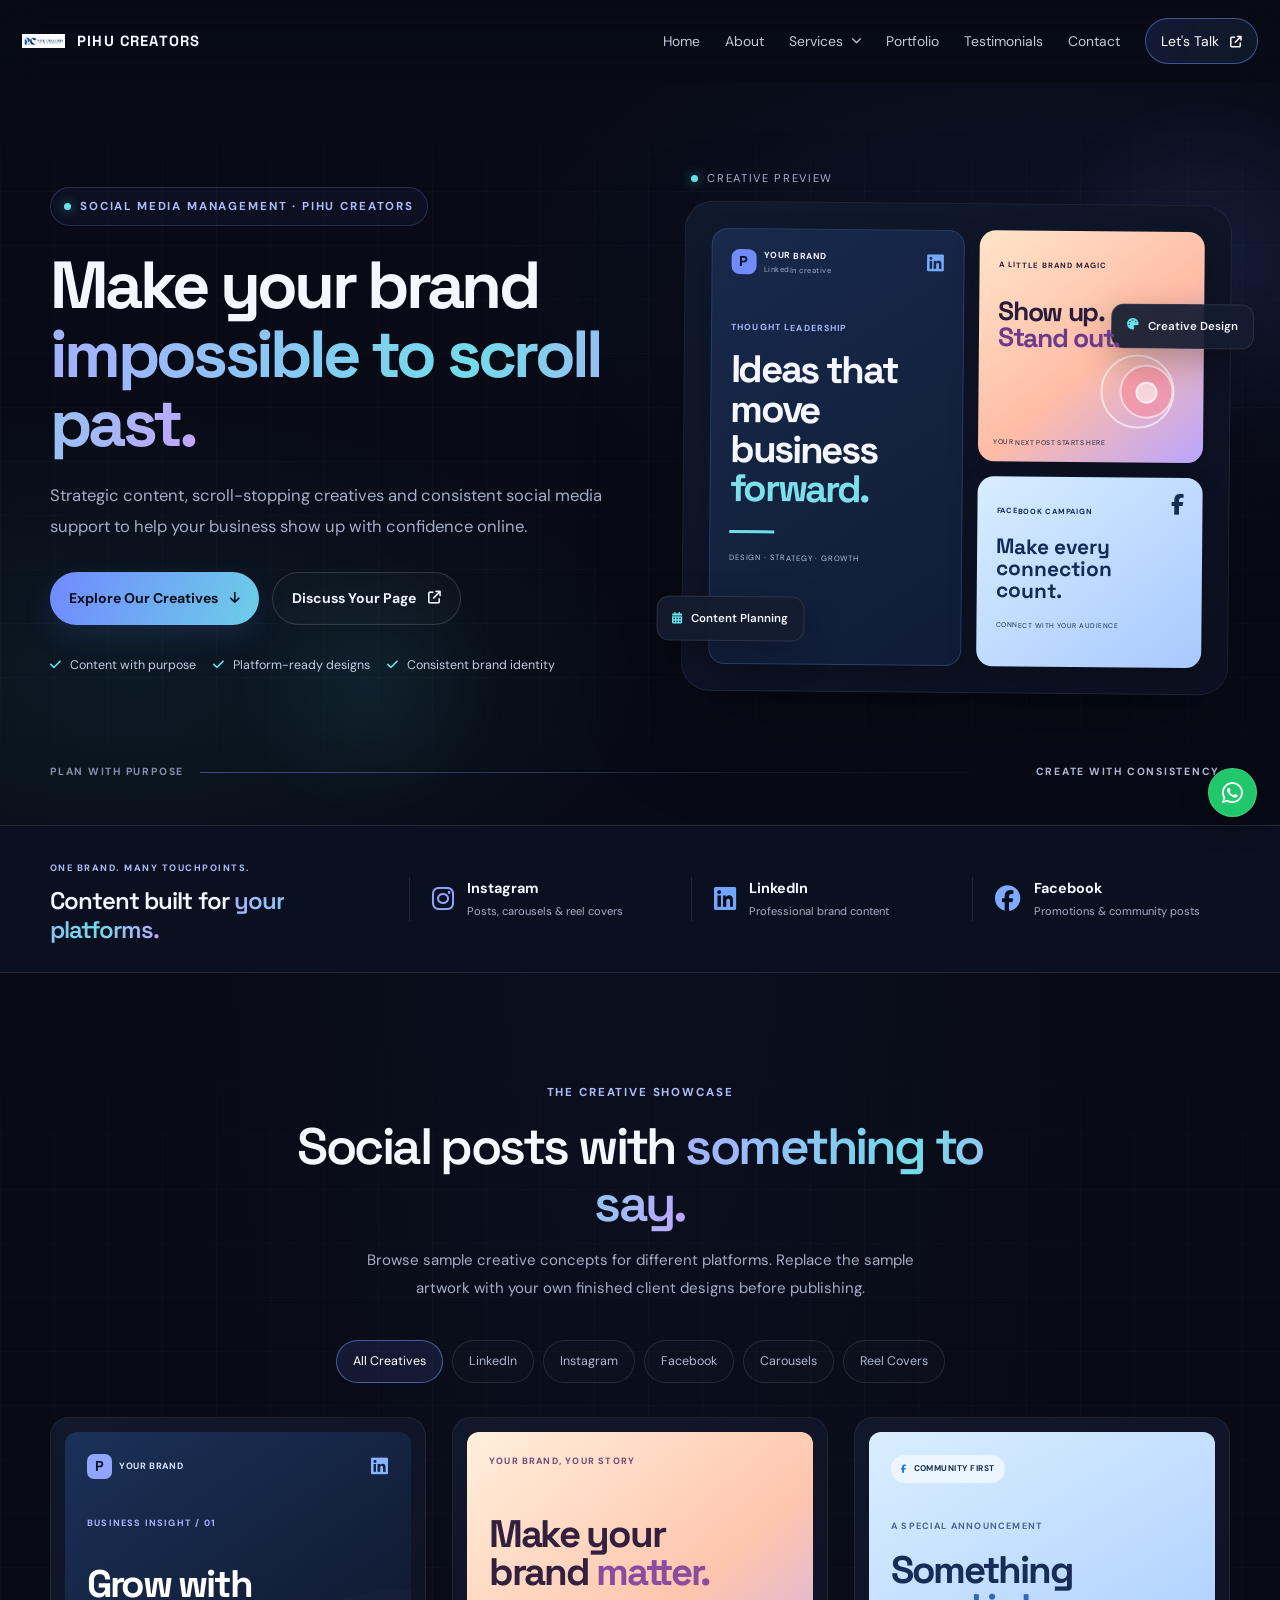
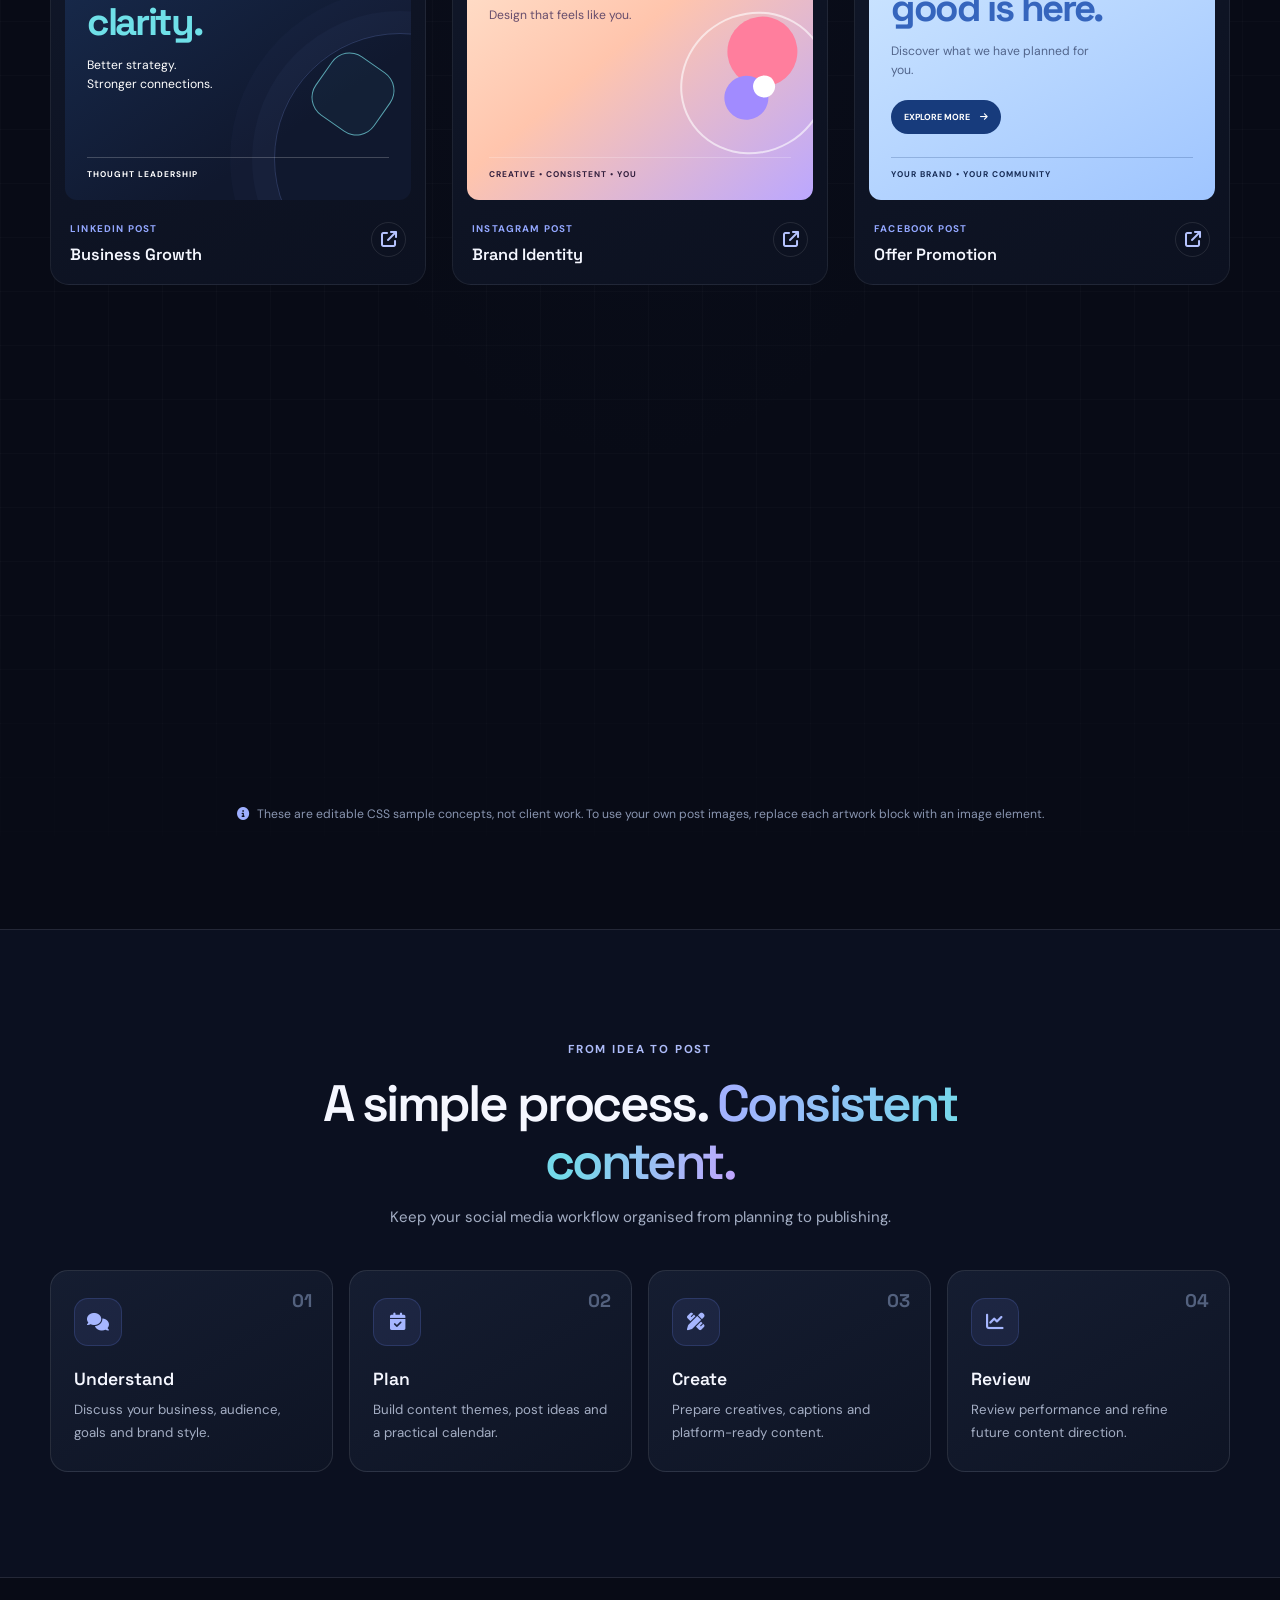
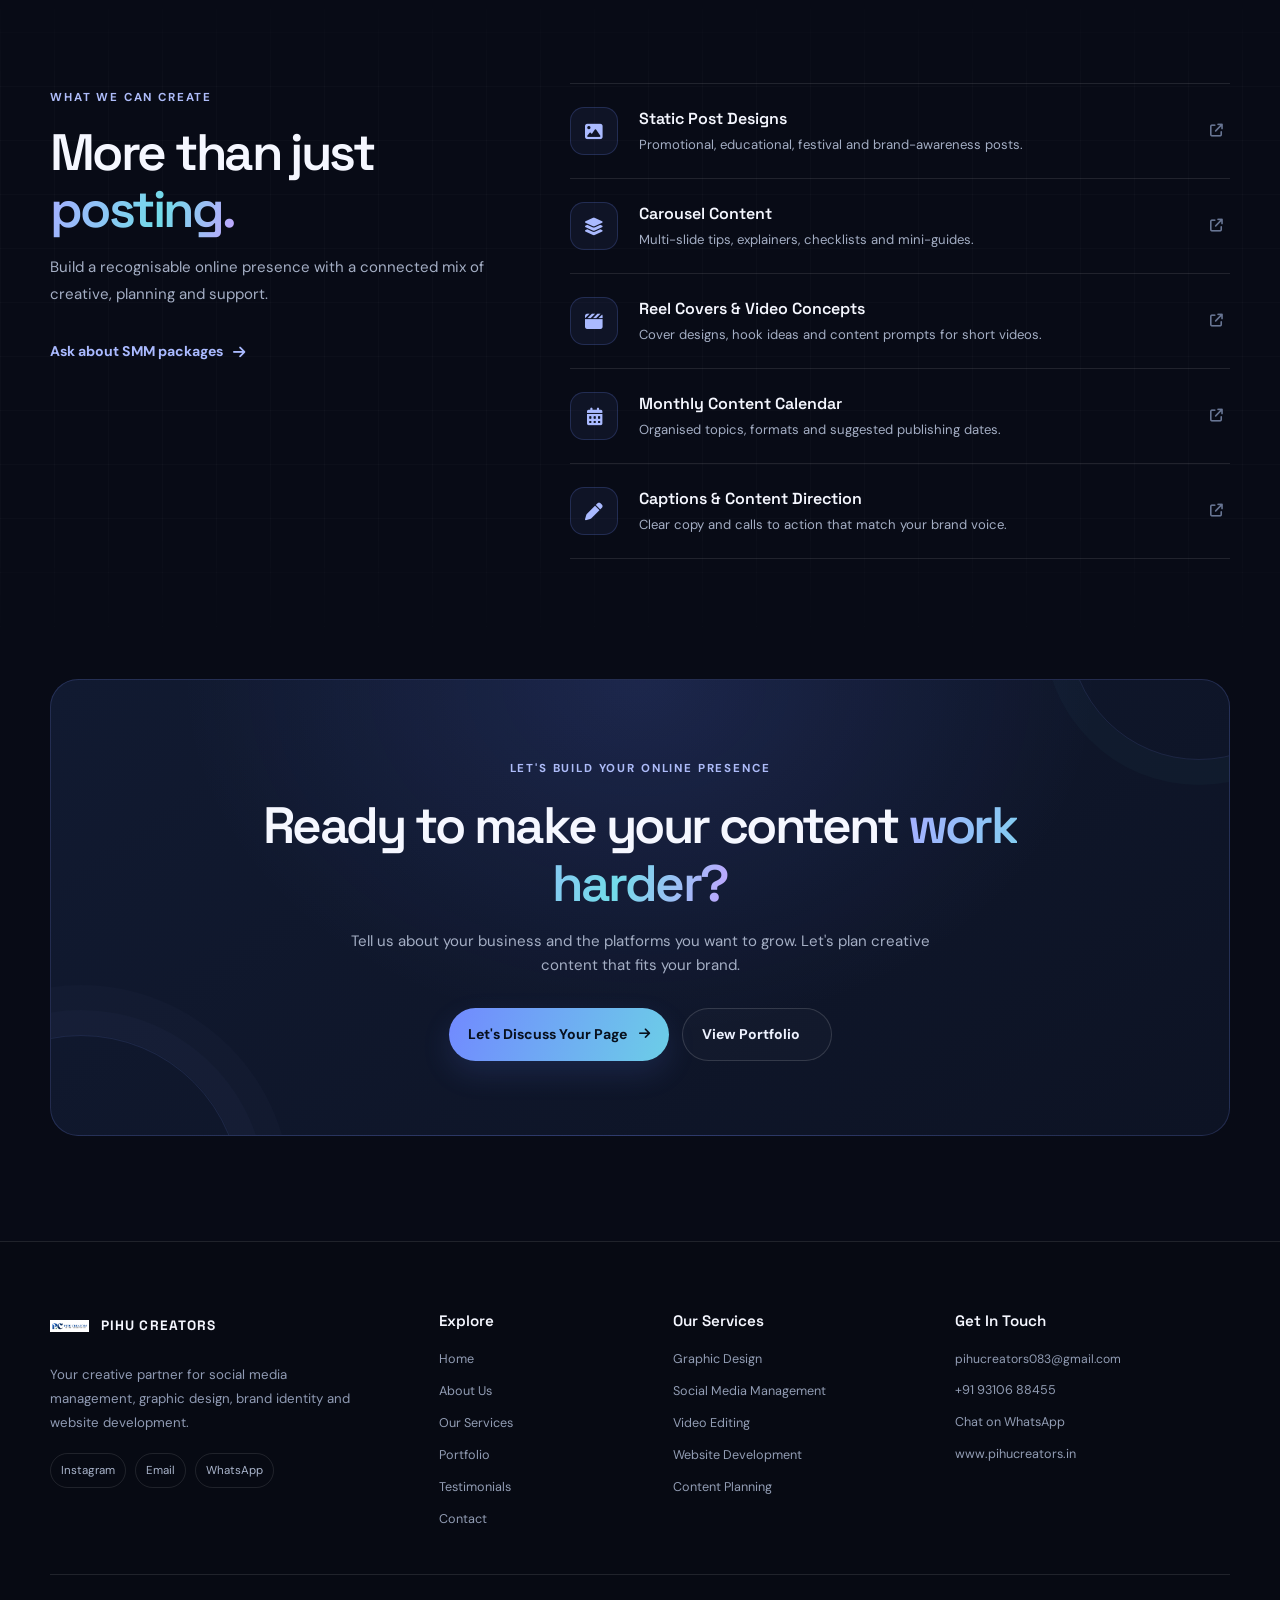
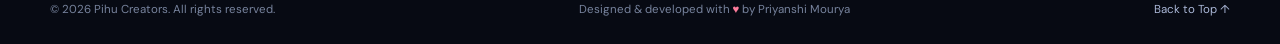
<file: SMM.html>
<!DOCTYPE html>

<html lang="en">
<head>
<meta charset="utf-8"/>
<meta content="width=device-width, initial-scale=1.0" name="viewport"/>
<meta content="#080b16" name="theme-color"/>
<meta content="Explore social media management, LinkedIn creatives, Instagram posts, Facebook campaigns, carousel designs and content planning by Pihu Creators." name="description"/>
<title>Social Media Management | Pihu Creators</title>
<link href="https://fonts.googleapis.com" rel="preconnect"/>
<link crossorigin="" href="https://fonts.gstatic.com" rel="preconnect"/>
<link href="https://fonts.googleapis.com/css2?family=DM+Sans:wght@400;500;600;700&amp;family=Space+Grotesk:wght@400;500;600;700&amp;display=swap" rel="stylesheet"/>
<link href="https://cdnjs.cloudflare.com/ajax/libs/font-awesome/6.5.1/css/all.min.css" rel="stylesheet"/>
<link href="CSS%20FOLDER/smm.css" rel="stylesheet"/>
</head>
<body>
<a class="skip-link" href="#main-content">Skip to content</a>
<div aria-hidden="true" class="scroll-progress"><span id="scrollProgressBar"></span></div>
<!-- SHARED NAVBAR: kept in the same structure as testimonial.html -->
<header class="site-header" id="top">
<div class="nav-shell">
<a class="brand" href="index.html">
<img alt="Pihu Creators logo" src="images/white2nd.png"/>
<span>PIHU CREATORS</span>
</a>
<button aria-expanded="false" aria-label="Toggle navigation" class="menu-toggle" type="button">
<span></span><span></span><span></span>
</button>
<nav aria-label="Main navigation" class="main-nav">
<a href="index.html">Home</a>
<a href="about.html">About</a>
<div class="nav-dropdown">
<a class="dropdown-trigger" href="Service.html">Services <i class="fa-solid fa-chevron-down"></i></a>
<div class="dropdown-menu">
<a href="graphic designs.html">Graphic &amp; Brand Design</a>
<a href="web design.html">Website Development</a>
<a aria-current="page" class="active" href="SMM.html">Social Media Management</a>
<a href="Service.html">Reels &amp; Video Editing</a>
</div>
</div>
<a href="portflio.html">Portfolio</a>
<a href="testimonial.html">Testimonials</a>
<a href="contact.html">Contact</a>
<a class="nav-cta" href="https://wa.me/919310688455" rel="noopener noreferrer" target="_blank">
          Let's Talk <i class="fa-solid fa-arrow-up-right-from-square"></i>
</a>
</nav>
</div>
</header>
<main id="main-content">
<!-- HERO -->
<section class="smm-hero section-grid">
<div aria-hidden="true" class="hero-orb orb-one"></div>
<div aria-hidden="true" class="hero-orb orb-two"></div>
<div class="container hero-layout">
<div class="hero-copy reveal">
<span class="eyebrow"><span class="eyebrow-dot"></span> SOCIAL MEDIA MANAGEMENT · PIHU CREATORS</span>
<h1>Make your brand <span class="gradient-text">impossible to scroll past.</span></h1>
<p>Strategic content, scroll-stopping creatives and consistent social media support to help your business show up with confidence online.</p>
<div class="hero-actions">
<a class="button button-primary" href="#creative-work">Explore Our Creatives <i class="fa-solid fa-arrow-down"></i></a>
<a class="button button-ghost" href="https://wa.me/919310688455?text=Hello%20Pihu%20Creators%2C%20I%20need%20social%20media%20management%20services." rel="noopener noreferrer" target="_blank">Discuss Your Page <i class="fa-solid fa-arrow-up-right-from-square"></i></a>
</div>
<div class="hero-points">
<span><i class="fa-solid fa-check"></i> Content with purpose</span>
<span><i class="fa-solid fa-check"></i> Platform-ready designs</span>
<span><i class="fa-solid fa-check"></i> Consistent brand identity</span>
</div>
</div>
<div aria-label="Preview of social media post designs" class="hero-visual reveal">
<div class="visual-label"><span class="status-dot"></span> CREATIVE PREVIEW</div>
<div class="preview-board">
<div class="preview-card preview-linkedin">
<div class="preview-mini-brand"><span class="mini-logo">P</span><span>YOUR BRAND <small>LinkedIn creative</small></span><i class="fa-brands fa-linkedin"></i></div>
<span class="preview-kicker">THOUGHT LEADERSHIP</span>
<h2>Ideas that<br/>move business<br/><em>forward.</em></h2>
<div class="preview-line"></div><small>DESIGN · STRATEGY · GROWTH</small>
</div>
<div class="preview-card preview-instagram">
<span class="ig-topline">A LITTLE BRAND MAGIC</span>
<h3>Show up.<br/><em>Stand out.</em></h3>
<div class="ig-shapes"><span></span><span></span><span></span></div>
<small>YOUR NEXT POST STARTS HERE</small>
</div>
<div class="preview-card preview-facebook">
<i class="fa-brands fa-facebook-f"></i>
<span>FACEBOOK CAMPAIGN</span>
<h3>Make every<br/>connection count.</h3>
<small>CONNECT WITH YOUR AUDIENCE</small>
</div>
<div class="floating-tag floating-tag-one"><i class="fa-solid fa-palette"></i><span>Creative Design</span></div>
<div class="floating-tag floating-tag-two"><i class="fa-solid fa-calendar-days"></i><span>Content Planning</span></div>
</div>
</div>
</div>
<div class="container hero-bottom"><span>PLAN WITH PURPOSE</span><span class="hero-line"></span><span>CREATE WITH CONSISTENCY <i class="fa-solid fa-arrow-down-right"></i></span></div>
</section>
<!-- SERVICES -->
<section class="platform-strip">
<div class="container platform-grid">
<div class="platform-intro"><span class="section-kicker">ONE BRAND. MANY TOUCHPOINTS.</span><h2>Content built for <span class="gradient-text">your platforms.</span></h2></div>
<article class="platform-item"><i class="fa-brands fa-instagram"></i><div><h3>Instagram</h3><p>Posts, carousels &amp; reel covers</p></div></article>
<article class="platform-item"><i class="fa-brands fa-linkedin"></i><div><h3>LinkedIn</h3><p>Professional brand content</p></div></article>
<article class="platform-item"><i class="fa-brands fa-facebook"></i><div><h3>Facebook</h3><p>Promotions &amp; community posts</p></div></article>
</div>
</section>
<!-- WORK GALLERY -->
<section class="work-section section-space section-grid" id="creative-work">
<div class="container">
<div class="section-heading reveal">
<span class="section-kicker">THE CREATIVE SHOWCASE</span>
<h2>Social posts with <span class="gradient-text">something to say.</span></h2>
<p>Browse sample creative concepts for different platforms. Replace the sample artwork with your own finished client designs before publishing.</p>
</div>
<div aria-label="Filter creative portfolio" class="filter-bar reveal" role="group">
<button class="filter-btn active" data-filter="all" type="button">All Creatives</button>
<button class="filter-btn" data-filter="linkedin" type="button">LinkedIn</button>
<button class="filter-btn" data-filter="instagram" type="button">Instagram</button>
<button class="filter-btn" data-filter="facebook" type="button">Facebook</button>
<button class="filter-btn" data-filter="carousel" type="button">Carousels</button>
<button class="filter-btn" data-filter="reels" type="button">Reel Covers</button>
</div>
<div class="creative-grid">
<article class="creative-card reveal" data-category="linkedin">
<button aria-label="View LinkedIn Business Growth creative" class="creative-open" data-description="Professional thought-leadership creative concept for a business audience." data-title="LinkedIn — Business Growth" type="button">
<div class="artwork art-linkedin">
<div class="art-brand">
<span class="art-logo">P</span> YOUR BRAND
        <i class="fa-brands fa-linkedin"></i>
</div>
<span class="art-label">BUSINESS INSIGHT / 01</span>
<h3>Grow with<br/><span>clarity.</span></h3>
<p>Better strategy.<br/>Stronger connections.</p>
<div class="art-corner-shape"></div>
<div class="art-footer">THOUGHT LEADERSHIP</div>
</div>
</button>
<div class="creative-info">
<div>
<span class="creative-type">LINKEDIN POST</span>
<h3>Business Growth</h3>
</div>
<a aria-label="Open graphic design portfolio" class="creative-arrow" href="pihu_creators_graphic_portfolio.html" title="View portfolio">
<i class="fa-solid fa-arrow-up-right-from-square"></i>
</a>
</div>
</article>
<article class="creative-card reveal" data-category="instagram">
<a href="pihu_creators_graphic_portfolio.html">
<button aria-label="View Instagram Brand Identity creative" class="creative-open" data-description="Bold promotional post concept designed to stop the scroll and reinforce brand recall." data-title="Instagram — Brand Identity" type="button">
<div class="artwork art-instagram">
<span class="art-label">YOUR BRAND, YOUR STORY</span><h3>Make your<br/>brand <em>matter.</em></h3>
<p>Design that feels like you.</p><div class="art-orbit"><span></span><span></span><span></span></div>
<div class="art-footer">CREATIVE • CONSISTENT • YOU</div>
</div>
</button></a>
<div class="creative-info"><div><span class="creative-type">INSTAGRAM POST</span><h3>Brand Identity</h3></div><span class="creative-arrow"><i class="fa-solid fa-arrow-up-right-from-square"></i></span></div>
</article>
<article class="creative-card reveal" data-category="facebook">
<a href="pihu_creators_graphic_portfolio.html">
<button aria-label="View Facebook Offer Promotion creative" class="creative-open" data-description="A promotional concept for announcing an offer or inviting customers to enquire." data-title="Facebook — Offer Promotion" type="button">
<div class="artwork art-facebook">
<div class="fb-badge"><i class="fa-brands fa-facebook-f"></i> COMMUNITY FIRST</div><span class="art-label">A SPECIAL ANNOUNCEMENT</span>
<h3>Something<br/><span>good is here.</span></h3><p>Discover what we have planned for you.</p>
<div class="art-button">EXPLORE MORE <i class="fa-solid fa-arrow-right"></i></div>
<div class="art-footer">YOUR BRAND • YOUR COMMUNITY</div>
</div>
</button></a>
<div class="creative-info"><div><span class="creative-type">FACEBOOK POST</span><h3>Offer Promotion</h3></div><span class="creative-arrow"><i class="fa-solid fa-arrow-up-right-from-square"></i></span></div>
</article>
<article class="creative-card reveal" data-category="carousel">
<a href="pihu_creators_graphic_portfolio.html">
<button aria-label="View carousel content tips creative" class="creative-open" data-description="Carousel cover concept introducing a short educational post series." data-title="Carousel — 3 Content Tips" type="button">
<div class="artwork art-carousel">
<span class="art-label">SAVE THIS POST</span><h3>3 content<br/>tips you can<br/><em>use today.</em></h3>
<div class="carousel-pages"><span>01</span><span>02</span><span>03</span><span>04</span></div>
<div class="art-footer">SWIPE FOR THE TIPS <i class="fa-solid fa-arrow-right"></i></div>
</div>
</button></a>
<div class="creative-info"><div><span class="creative-type">CAROUSEL COVER</span><h3>Content Tips</h3></div><span class="creative-arrow"><i class="fa-solid fa-arrow-up-right-from-square"></i></span></div>
</article>
<article class="creative-card reveal" data-category="reels">
<a href="pihu_creators_graphic_portfolio.html">
<button aria-label="View reel cover Behind the Brand creative" class="creative-open" data-description="Vertical reel cover concept for a behind-the-scenes or founder story video." data-title="Reel Cover — Behind the Brand" type="button">
<div class="artwork art-reels">
<span class="reel-pill"><i class="fa-solid fa-play"></i> NEW REEL</span><div class="reel-sun"></div>
<span class="art-label">A LOOK BEHIND</span><h3>Behind<br/>the <em>brand.</em></h3><p>The people. The process. The purpose.</p>
<div class="art-footer">@YOURBRAND</div>
</div>
</button></a>
<div class="creative-info"><div><span class="creative-type">REEL COVER</span><h3>Behind the Brand</h3></div><span class="creative-arrow"><i class="fa-solid fa-arrow-up-right-from-square"></i></span></div>
</article>
<article class="creative-card reveal" data-category="instagram">
<a href="pihu_creators_graphic_portfolio.html">
<button aria-label="View Instagram Service Spotlight creative" class="creative-open" data-description="Service-focused creative concept to explain one clear offer with a strong headline." data-title="Instagram — Service Spotlight" type="button">
<div class="artwork art-service">
<span class="art-label">SERVICE SPOTLIGHT / 02</span><div class="service-symbol"><i class="fa-solid fa-sparkles"></i></div>
<h3>Your next<br/>big idea<br/><em>starts here.</em></h3><p>Make your online presence work harder.</p>
<div class="art-footer">LET'S BUILD SOMETHING</div>
</div>
</button></a>
<div class="creative-info"><div><span class="creative-type">INSTAGRAM POST</span><h3>Service Spotlight</h3></div><span class="creative-arrow"><i class="fa-solid fa-arrow-up-right-from-square"></i></span></div>
</article>
</div>
<p class="sample-note"><i class="fa-solid fa-circle-info"></i> These are editable CSS sample concepts, not client work. To use your own post images, replace each artwork block with an image element.</p>
</div>
</section>
<!-- PROCESS -->
<section class="process-section section-space">
<div class="container">
<div class="section-heading reveal"><span class="section-kicker">FROM IDEA TO POST</span><h2>A simple process. <span class="gradient-text">Consistent content.</span></h2><p>Keep your social media workflow organised from planning to publishing.</p></div>
<div class="process-grid">
<article class="process-card reveal"><span class="process-number">01</span><span class="process-icon"><i class="fa-solid fa-comments"></i></span><h3>Understand</h3><p>Discuss your business, audience, goals and brand style.</p></article>
<article class="process-card reveal"><span class="process-number">02</span><span class="process-icon"><i class="fa-solid fa-calendar-check"></i></span><h3>Plan</h3><p>Build content themes, post ideas and a practical calendar.</p></article>
<article class="process-card reveal"><span class="process-number">03</span><span class="process-icon"><i class="fa-solid fa-pen-ruler"></i></span><h3>Create</h3><p>Prepare creatives, captions and platform-ready content.</p></article>
<article class="process-card reveal"><span class="process-number">04</span><span class="process-icon"><i class="fa-solid fa-chart-line"></i></span><h3>Review</h3><p>Review performance and refine future content direction.</p></article>
</div>
</div>
</section>
<!-- WHAT CAN BE INCLUDED -->
<section class="deliverables-section section-space section-grid">
<div class="container deliverables-layout">
<div class="deliverables-copy reveal"><span class="section-kicker">WHAT WE CAN CREATE</span><h2>More than just <span class="gradient-text">posting.</span></h2><p>Build a recognisable online presence with a connected mix of creative, planning and support.</p><a class="text-link" href="https://wa.me/919310688455?text=Hello%20Pihu%20Creators%2C%20please%20share%20your%20social%20media%20management%20packages." rel="noopener noreferrer" target="_blank">Ask about SMM packages <i class="fa-solid fa-arrow-right"></i></a></div>
<div class="deliverables-list">
<article class="deliverable reveal"><span><i class="fa-solid fa-image"></i></span><div><h3>Static Post Designs</h3><p>Promotional, educational, festival and brand-awareness posts.</p></div><i class="fa-solid fa-arrow-up-right-from-square deliverable-arrow"></i></article>
<article class="deliverable reveal"><span><i class="fa-solid fa-layer-group"></i></span><div><h3>Carousel Content</h3><p>Multi-slide tips, explainers, checklists and mini-guides.</p></div><i class="fa-solid fa-arrow-up-right-from-square deliverable-arrow"></i></article>
<article class="deliverable reveal"><span><i class="fa-solid fa-clapperboard"></i></span><div><h3>Reel Covers &amp; Video Concepts</h3><p>Cover designs, hook ideas and content prompts for short videos.</p></div><i class="fa-solid fa-arrow-up-right-from-square deliverable-arrow"></i></article>
<article class="deliverable reveal"><span><i class="fa-solid fa-calendar-days"></i></span><div><h3>Monthly Content Calendar</h3><p>Organised topics, formats and suggested publishing dates.</p></div><i class="fa-solid fa-arrow-up-right-from-square deliverable-arrow"></i></article>
<article class="deliverable reveal"><span><i class="fa-solid fa-pen"></i></span><div><h3>Captions &amp; Content Direction</h3><p>Clear copy and calls to action that match your brand voice.</p></div><i class="fa-solid fa-arrow-up-right-from-square deliverable-arrow"></i></article>
</div>
</div>
</section>
<!-- CTA -->
<section class="closing-section section-space">
<div class="container"><div class="closing-panel reveal">
<div aria-hidden="true" class="closing-orb closing-orb-one"></div><div aria-hidden="true" class="closing-orb closing-orb-two"></div>
<span class="section-kicker">LET'S BUILD YOUR ONLINE PRESENCE</span>
<h2>Ready to make your content <span class="gradient-text">work harder?</span></h2>
<p>Tell us about your business and the platforms you want to grow. Let's plan creative content that fits your brand.</p>
<div class="closing-actions">
<a class="button button-primary" href="https://wa.me/919310688455?text=Hello%20Pihu%20Creators%2C%20I%20want%20to%20discuss%20social%20media%20management." rel="noopener noreferrer" target="_blank">Let's Discuss Your Page <i class="fa-solid fa-arrow-right"></i></a>
<a class="button button-ghost" href="portflio.html">View Portfolio <i class="fa-solid fa-grid-2"></i></a>
</div>
</div></div>
</section>
</main>
<!-- SHARED FOOTER: kept in the same structure as testimonial.html -->
<footer class="site-footer">
<div class="container footer-main">
<div class="footer-brand">
<a class="footer-logo" href="index.html">
<img alt="Pihu Creators logo" src="images/white2nd.png"/>
<span>PIHU CREATORS</span>
</a>
<p>
        Your creative partner for social media management, graphic design,
        brand identity and website development.
      </p>
<div class="footer-socials">
<a href="https://www.instagram.com/pihucreators/" rel="noopener noreferrer" target="_blank">Instagram</a>
<a href="mailto:pihucreators083@gmail.com">Email</a>
<a href="https://wa.me/919310688455" rel="noopener noreferrer" target="_blank">WhatsApp</a>
</div>
</div>
<div class="footer-column">
<h3>Explore</h3>
<a href="index.html">Home</a>
<a href="about.html">About Us</a>
<a href="Service.html">Our Services</a>
<a href="portflio.html">Portfolio</a>
<a href="testimonial.html">Testimonials</a>
<a href="contact.html">Contact</a>
</div>
<div class="footer-column">
<h3>Our Services</h3>
<a href="graphic designs.html">Graphic Design</a>
<a href="SMM.html">Social Media Management</a>
<a href="pihu_creators_video_portfolio.html">Video Editing</a>
<a href="web design.html">Website Development</a>
<a href="Service.html#all-services">Content Planning</a>
</div>
<div class="footer-column footer-contact">
<h3>Get In Touch</h3>
<a href="mailto:pihucreators083@gmail.com">pihucreators083@gmail.com</a>
<a href="tel:+919310688455">+91 93106 88455</a>
<a href="https://wa.me/919310688455" rel="noopener noreferrer" target="_blank">Chat on WhatsApp</a>
<a href="https://www.pihucreators.in" rel="noopener noreferrer" target="_blank">www.pihucreators.in</a>
</div>
</div>
<div class="container footer-bottom">
<p>
      © <span id="current-year"></span> Pihu Creators. All rights reserved.
    </p>
<p>
      Designed &amp; developed with
      <span class="heart">♥</span> by Priyanshi Mourya
    </p>
<a class="back-to-top" href="#top">Back to Top ↑</a>
</div>
</footer>
<!-- Floating WhatsApp Button -->
<a aria-label="Chat with Pihu Creators on WhatsApp" class="floating-whatsapp" href="https://wa.me/919310688455?text=Hello%20Pihu%20Creators%2C%20I%20need%20help%20with%20social%20media%20management" rel="noopener noreferrer" target="_blank">
<i class="fa-brands fa-whatsapp"></i>
</a>
<!-- Floating Back to Top Button -->
<button aria-label="Back to top" class="floating-top" id="backToTop" type="button">
<i class="fa-solid fa-arrow-up"></i>
</button>
<!-- Creative Preview Modal -->
<div aria-hidden="true" aria-labelledby="modalTitle" aria-modal="true" class="creative-modal" id="creativeModal" role="dialog">
<div class="modal-backdrop" data-close-modal=""></div>
<div class="modal-panel" role="document">
<button aria-label="Close preview" class="modal-close" data-close-modal="" type="button">
<i class="fa-solid fa-xmark"></i>
</button>
<span class="section-kicker">CREATIVE PREVIEW</span>
<h2 id="modalTitle">Creative title</h2>
<p id="modalDescription">Creative description</p>
<p class="modal-hint">
      Sample concept preview. Replace with your finished post design before publishing.
    </p>
</div>
</div>
<!-- JavaScript -->
<script src="JS%20FOLDER/smm.js"></script>
</body>
</html>
</file>
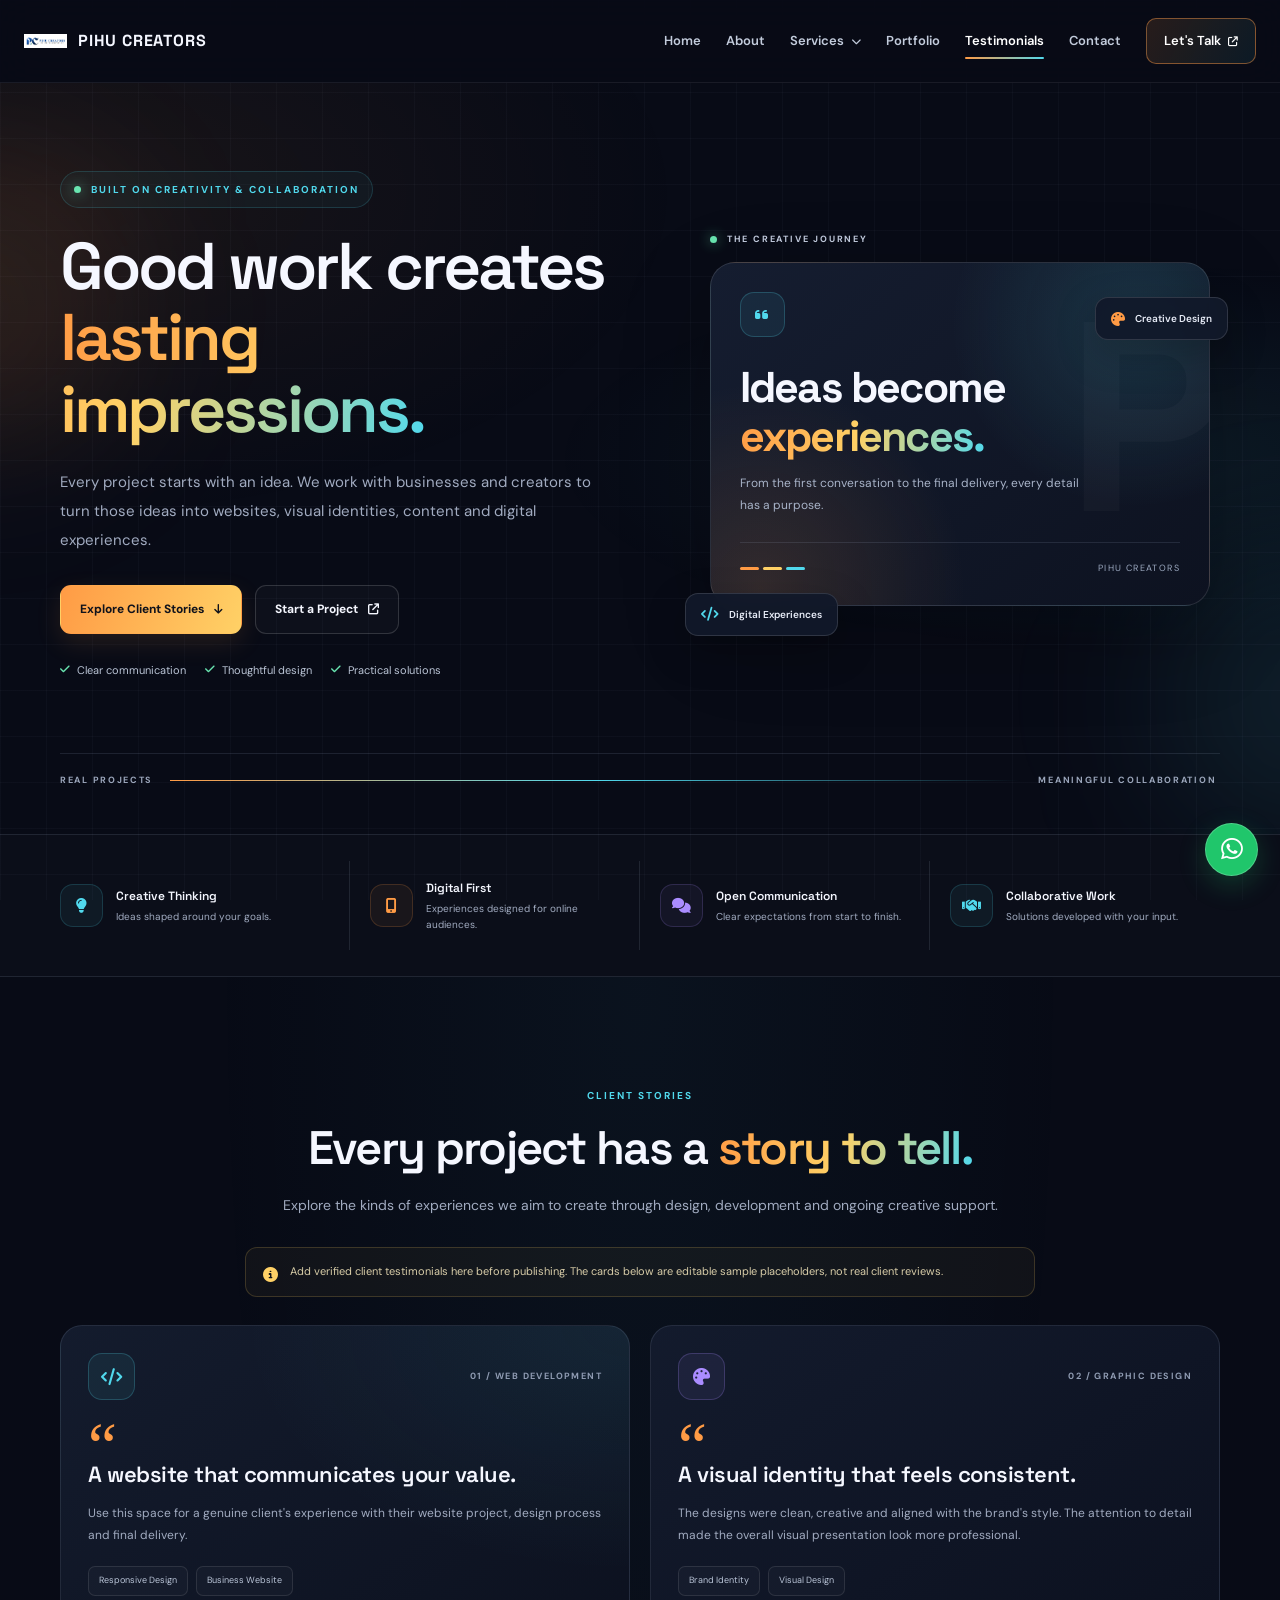
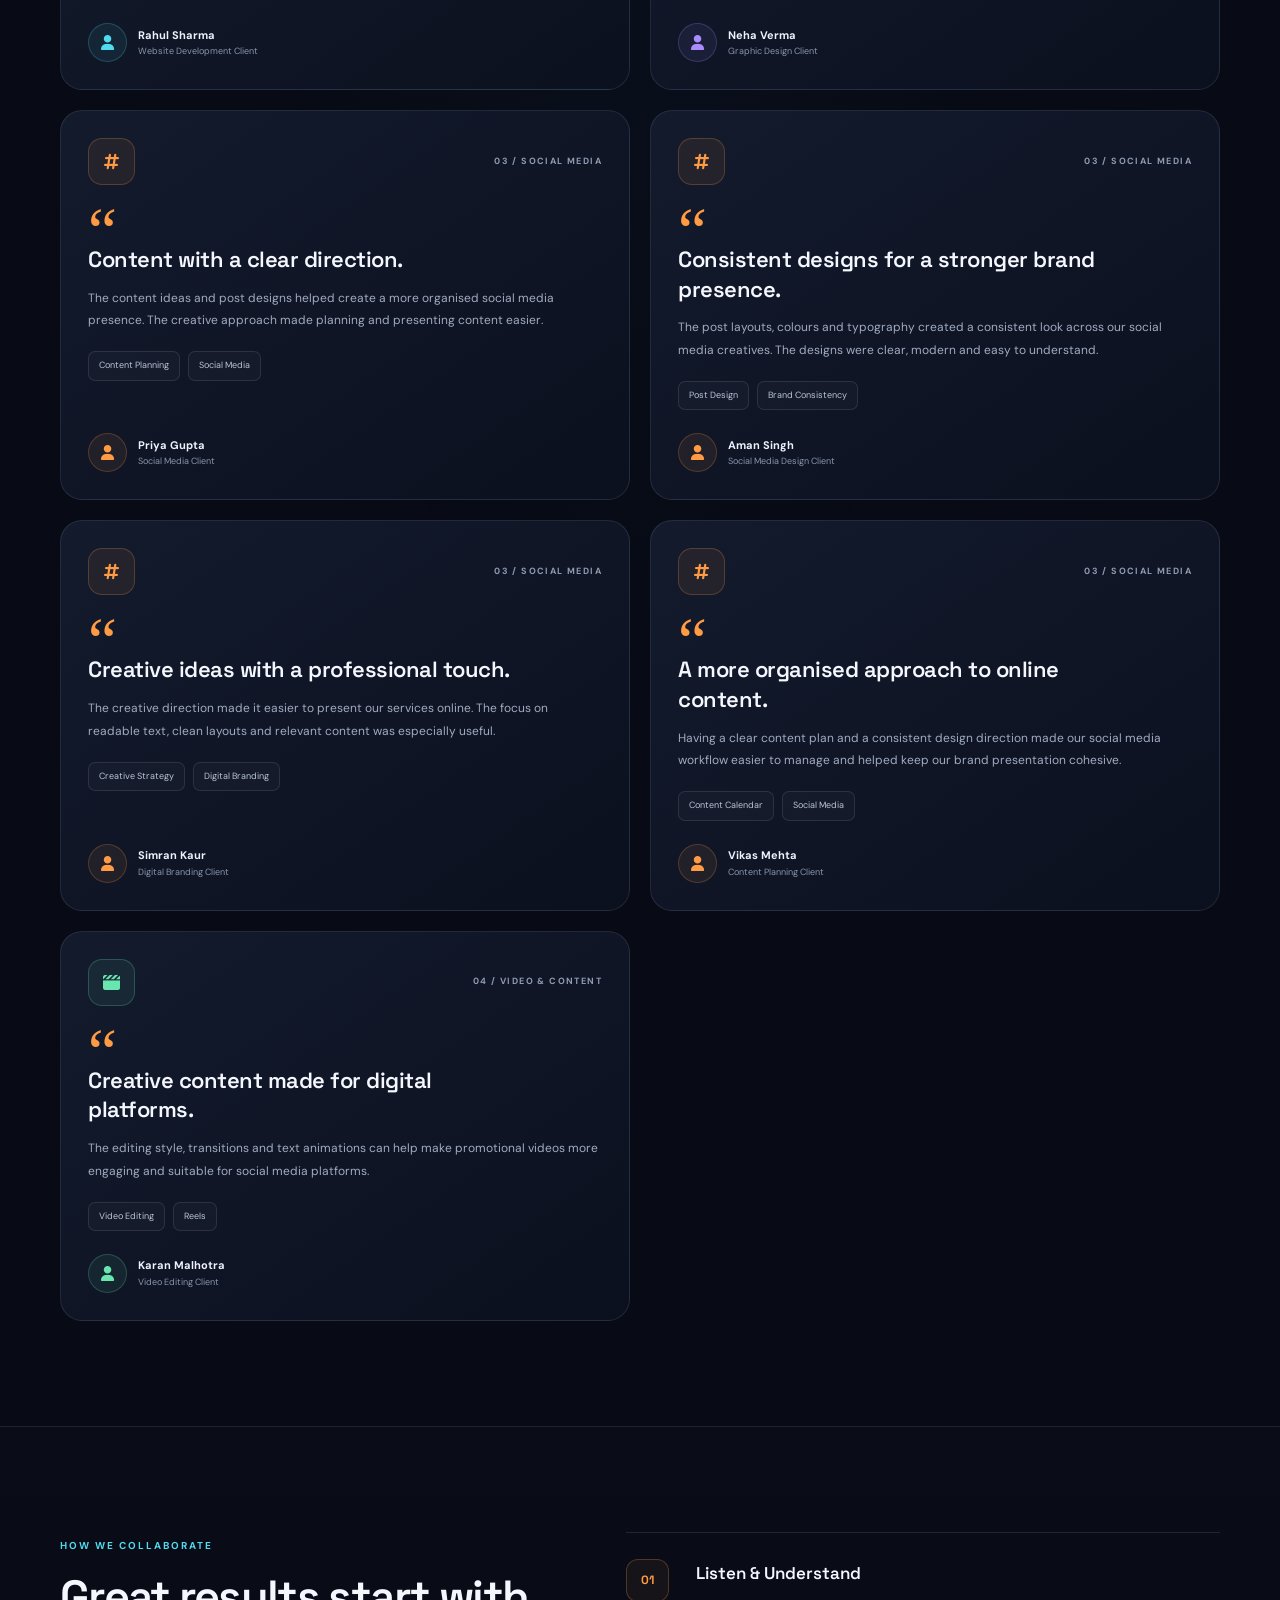
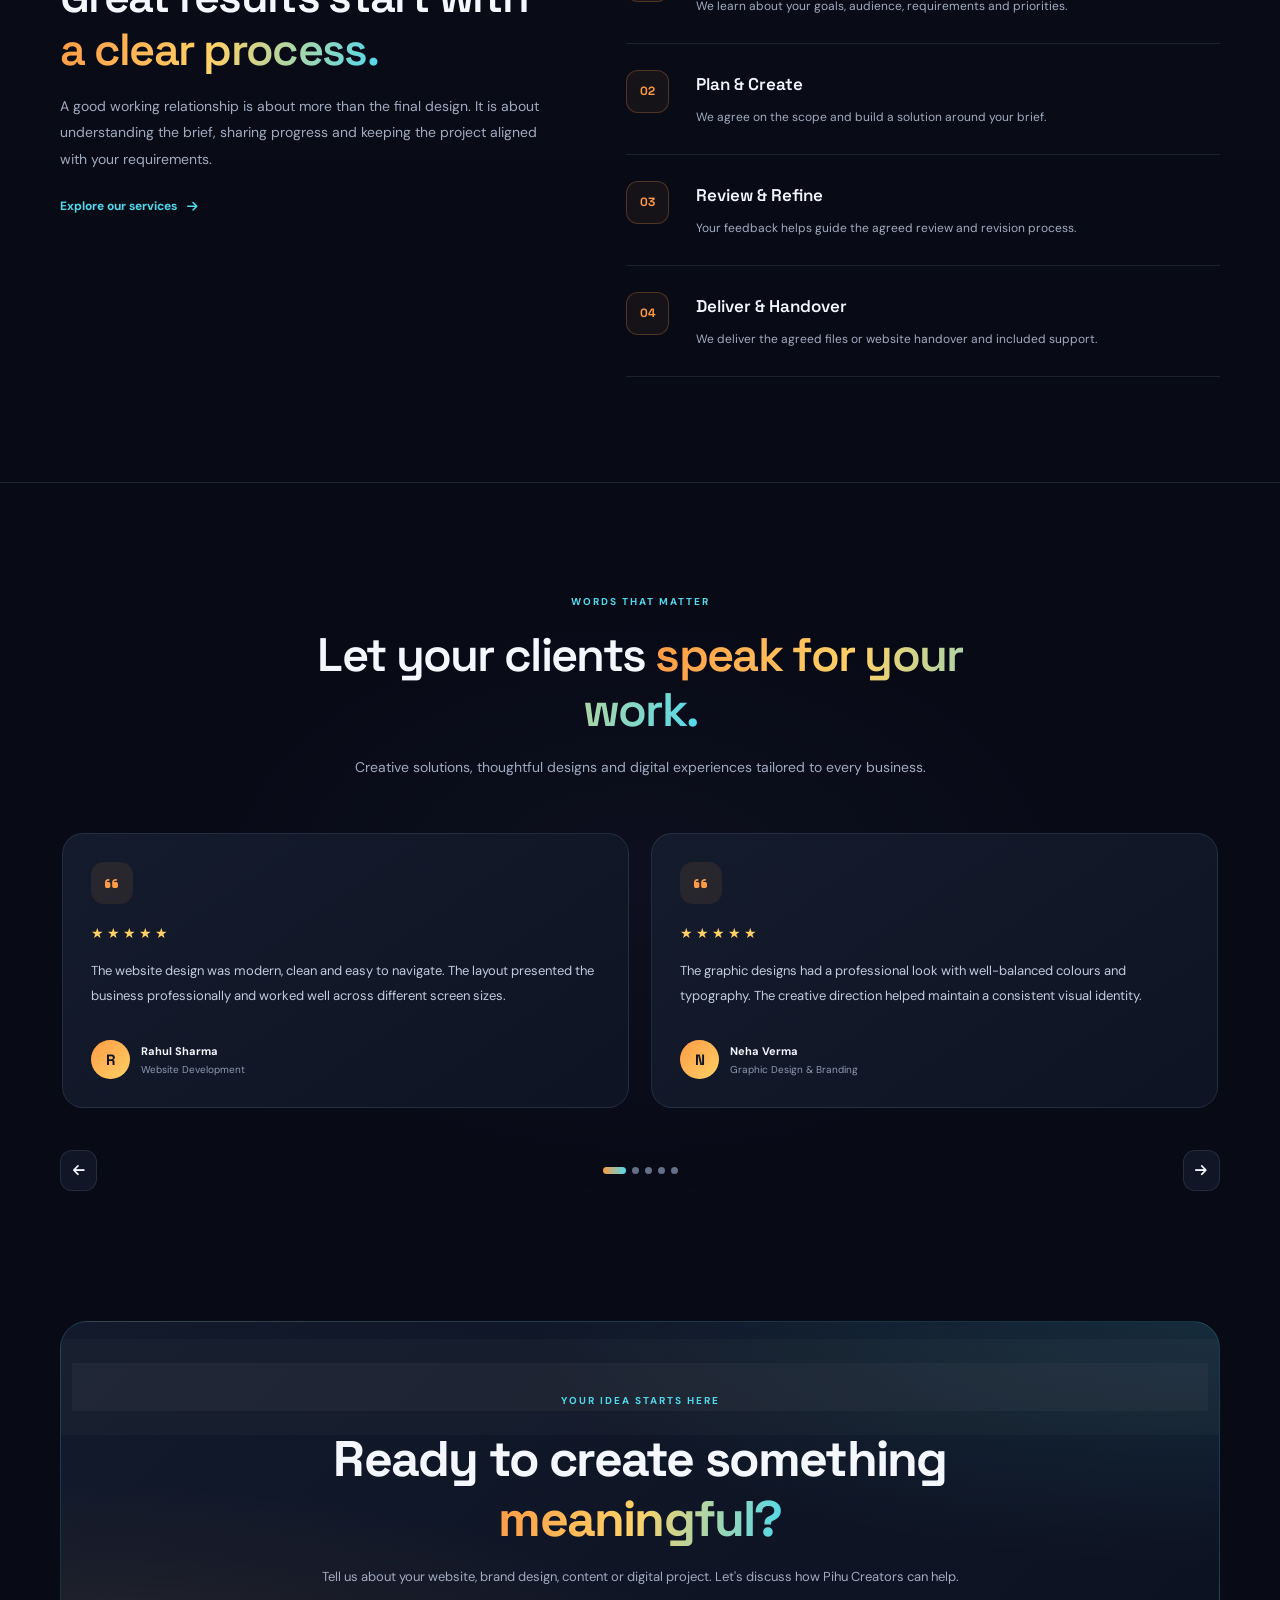
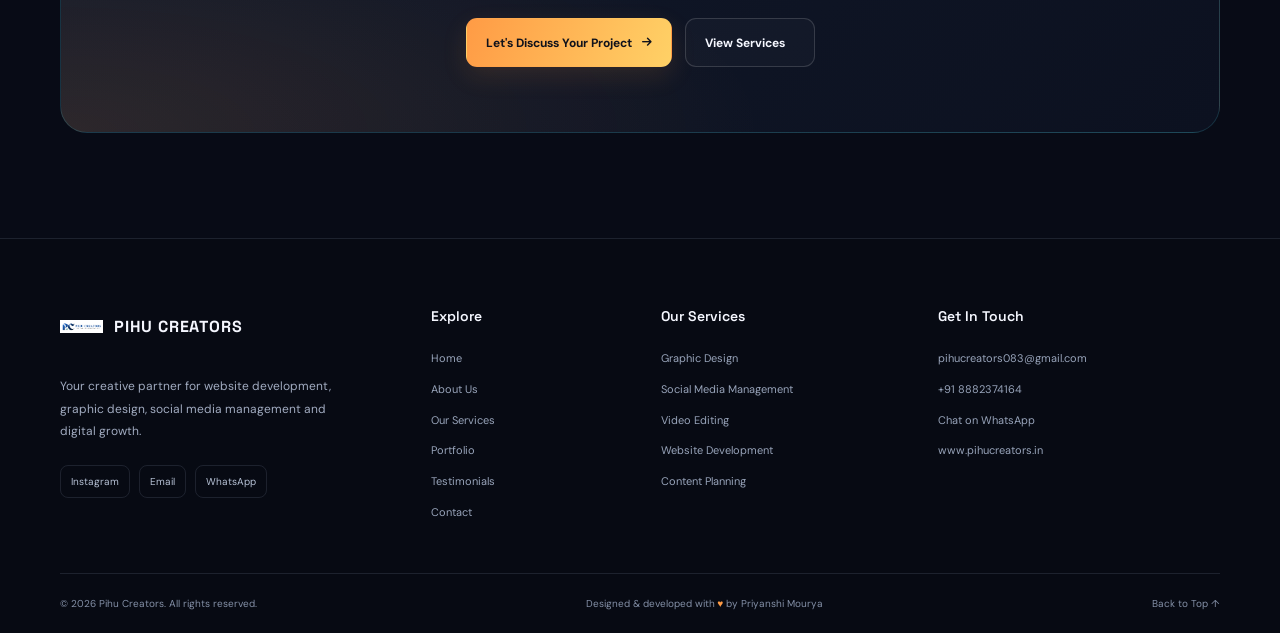
<file: testimonial.html>
<!DOCTYPE html>

<html lang="en">
<head>
<meta charset="utf-8"/>
<meta content="width=device-width, initial-scale=1.0" name="viewport"/>
<meta content="#080b16" name="theme-color"/>
<meta content="Explore client experiences and creative work from Pihu Creators — website development, graphic design, social media and digital support." name="description"/>
<title>Client Stories | Pihu Creators</title>
<link href="https://fonts.googleapis.com" rel="preconnect"/>
<link crossorigin="" href="https://fonts.gstatic.com" rel="preconnect"/>
<link href="https://fonts.googleapis.com/css2?family=DM+Sans:wght@400;500;600;700&amp;family=Space+Grotesk:wght@400;500;600;700&amp;display=swap" rel="stylesheet"/>
<link href="https://cdnjs.cloudflare.com/ajax/libs/font-awesome/6.5.1/css/all.min.css" rel="stylesheet"/>
<link href="https://cdn.jsdelivr.net/npm/swiper@11/swiper-bundle.min.css" rel="stylesheet"/>
<link href="CSS FOLDER/testimonial.css" rel="stylesheet"/>
</head>
<body>
<a class="skip-link" href="#main-content">Skip to content</a>
<div aria-hidden="true" class="scroll-progress">
<span id="scrollProgressBar"></span>
</div>
<!-- SHARED NAVBAR -->
<header class="site-header" id="top">
<div class="nav-shell">
<a class="brand" href="index.html">
<img alt="Pihu Creators logo" src="images/white2nd.png"/>
<span>PIHU CREATORS</span>
</a>
<button aria-expanded="false" aria-label="Toggle navigation" class="menu-toggle" type="button">
<span></span>
<span></span>
<span></span>
</button>
<nav aria-label="Main navigation" class="main-nav">
<a href="index.html">Home</a>
<a href="about.html">About</a>
<div class="nav-dropdown">
<a class="dropdown-trigger" href="Service.html">
            Services <i class="fa-solid fa-chevron-down"></i>
</a>
<div class="dropdown-menu">
<a href="graphic designs.html">Graphic &amp; Brand Design</a>
<a href="Service.html#all-services">Social Media Management</a>
<a href="Service.html#all-services">Reels &amp; Video Editing</a>
<a href="web design.html">Website Development</a>
<a href="Service.html#all-services">Content Planning</a>
<a href="Service.html#all-services">Digital Marketing</a>
</div>
</div>
<a href="portflio.html">Portfolio</a>
<a aria-current="page" class="active" href="testimonial.html">Testimonials</a>
<a href="contact.html">Contact</a>
<a class="nav-cta" href="https://wa.me/919310688455" rel="noopener noreferrer" target="_blank">
          Let's Talk <i class="fa-solid fa-arrow-up-right-from-square"></i>
</a>
</nav>
</div>
</header>
<main id="main-content">
<!-- HERO -->
<section class="testimonial-hero section-grid">
<div aria-hidden="true" class="hero-orb orb-one"></div>
<div aria-hidden="true" class="hero-orb orb-two"></div>
<div class="container hero-layout">
<div class="hero-copy reveal">
<span class="eyebrow">
<span class="eyebrow-dot"></span>
            BUILT ON CREATIVITY &amp; COLLABORATION
          </span>
<h1>
            Good work creates
            <span class="gradient-text">lasting impressions.</span>
</h1>
<p>
            Every project starts with an idea. We work with businesses and
            creators to turn those ideas into websites, visual identities,
            content and digital experiences.
          </p>
<div class="hero-actions">
<a class="button button-primary" href="#client-stories">
              Explore Client Stories
              <i class="fa-solid fa-arrow-down"></i>
</a>
<a class="button button-ghost" href="https://wa.me/919310688455?text=Hello%20Pihu%20Creators%2C%20I%20would%20like%20to%20discuss%20a%20project." rel="noopener noreferrer" target="_blank">
              Start a Project
              <i class="fa-solid fa-arrow-up-right-from-square"></i>
</a>
</div>
<div class="hero-points">
<span><i class="fa-solid fa-check"></i> Clear communication</span>
<span><i class="fa-solid fa-check"></i> Thoughtful design</span>
<span><i class="fa-solid fa-check"></i> Practical solutions</span>
</div>
</div>
<div class="hero-visual reveal">
<div class="visual-label">
<span class="status-dot"></span>
            THE CREATIVE JOURNEY
          </div>
<div class="visual-main-card">
<div class="visual-top">
<span class="visual-symbol"><i class="fa-solid fa-quote-left"></i></span>
<span class="visual-index">01 — 04</span>
</div>
<h2>Ideas become<br/><span class="gradient-text">experiences.</span></h2>
<p>
              From the first conversation to the final delivery,
              every detail has a purpose.
            </p>
<div class="visual-bottom">
<div class="visual-lines"><span></span><span></span><span></span></div>
<span>PIHU CREATORS</span>
</div>
</div>
<div class="floating-tag floating-tag-one">
<i class="fa-solid fa-palette"></i>
<span>Creative Design</span>
</div>
<div class="floating-tag floating-tag-two">
<i class="fa-solid fa-code"></i>
<span>Digital Experiences</span>
</div>
</div>
</div>
<div class="container hero-bottom">
<span>REAL PROJECTS</span>
<span class="hero-line"></span>
<span>MEANINGFUL COLLABORATION <i class="fa-solid fa-arrow-down-right"></i></span>
</div>
</section>
<!-- VALUE HIGHLIGHTS -->
<section class="impact-section">
<div class="container">
<div class="impact-grid">
<article class="impact-item reveal">
<span class="impact-icon"><i class="fa-solid fa-lightbulb"></i></span>
<div>
<h3>Creative Thinking</h3>
<p>Ideas shaped around your goals.</p>
</div>
</article>
<article class="impact-item reveal">
<span class="impact-icon"><i class="fa-solid fa-mobile-screen-button"></i></span>
<div>
<h3>Digital First</h3>
<p>Experiences designed for online audiences.</p>
</div>
</article>
<article class="impact-item reveal">
<span class="impact-icon"><i class="fa-solid fa-comments"></i></span>
<div>
<h3>Open Communication</h3>
<p>Clear expectations from start to finish.</p>
</div>
</article>
<article class="impact-item reveal">
<span class="impact-icon"><i class="fa-solid fa-handshake"></i></span>
<div>
<h3>Collaborative Work</h3>
<p>Solutions developed with your input.</p>
</div>
</article>
</div>
</div>
</section>
<!-- CLIENT STORIES -->
<section class="stories-section section-space section-grid" id="client-stories">
<div class="container">
<div class="section-heading reveal">
<span class="section-kicker">CLIENT STORIES</span>
<h2>Every project has a <span class="gradient-text">story to tell.</span></h2>
<p>
            Explore the kinds of experiences we aim to create through design,
            development and ongoing creative support.
          </p>
</div>
<div class="story-notice reveal">
<i class="fa-solid fa-circle-info"></i>
<p>
            Add verified client testimonials here before publishing.
            The cards below are editable sample placeholders, not real client reviews.
          </p>
</div>
<div class="story-grid">
<article class="story-card story-card-featured reveal">
<div class="story-card-top">
<span class="story-icon"><i class="fa-solid fa-code"></i></span>
<span class="story-category">01 / WEB DEVELOPMENT</span>
</div>
<div class="quote-mark">“</div>
<h3>A website that communicates your value.</h3>
<p class="story-description">
              Use this space for a genuine client's experience with their
              website project, design process and final delivery.
            </p>

<div class="story-tags">
    <span>Responsive Design</span>
    <span>Business Website</span>
</div>
<div class="story-author">
    <div class="author-avatar">
        <i class="fa-solid fa-user"></i>
    </div>
    <div>
        <strong>Rahul Sharma</strong>
        <span>Website Development Client</span>
    </div>
</div>
</article>

<article class="story-card reveal">
    <div class="story-card-top">
        <span class="story-icon icon-purple">
            <i class="fa-solid fa-palette"></i>
        </span>
        <span class="story-category">02 / GRAPHIC DESIGN</span>
    </div>
    <div class="quote-mark">“</div>
    <h3>A visual identity that feels consistent.</h3>
    <p class="story-description">
        The designs were clean, creative and aligned with the
        brand's style. The attention to detail made the overall
        visual presentation look more professional.
    </p>
    <div class="story-tags">
        <span>Brand Identity</span>
        <span>Visual Design</span>
    </div>
    <div class="story-author">
        <div class="author-avatar avatar-purple">
            <i class="fa-solid fa-user"></i>
        </div>
        <div>
            <strong>Neha Verma</strong>
            <span>Graphic Design Client</span>
        </div>
    </div>
</article>

<article class="story-card reveal">
    <div class="story-card-top">
        <span class="story-icon icon-orange">
            <i class="fa-solid fa-hashtag"></i>
        </span>
        <span class="story-category">03 / SOCIAL MEDIA</span>
    </div>
    <div class="quote-mark">“</div>
    <h3>Content with a clear direction.</h3>
    <p class="story-description">
        The content ideas and post designs helped create a more
        organised social media presence. The creative approach
        made planning and presenting content easier.
    </p>
    <div class="story-tags">
        <span>Content Planning</span>
        <span>Social Media</span>
    </div>
    <div class="story-author">
        <div class="author-avatar avatar-orange">
            <i class="fa-solid fa-user"></i>
        </div>
        <div>
            <strong>Priya Gupta</strong>
            <span>Social Media Client</span>
        </div>
    </div>
</article>

<article class="story-card reveal">
    <div class="story-card-top">
        <span class="story-icon icon-orange">
            <i class="fa-solid fa-hashtag"></i>
        </span>
        <span class="story-category">03 / SOCIAL MEDIA</span>
    </div>
    <div class="quote-mark">“</div>
    <h3>Consistent designs for a stronger brand presence.</h3>
    <p class="story-description">
        The post layouts, colours and typography created a
        consistent look across our social media creatives.
        The designs were clear, modern and easy to understand.
    </p>
    <div class="story-tags">
        <span>Post Design</span>
        <span>Brand Consistency</span>
    </div>
    <div class="story-author">
        <div class="author-avatar avatar-orange">
            <i class="fa-solid fa-user"></i>
        </div>
        <div>
            <strong>Aman Singh</strong>
            <span>Social Media Design Client</span>
        </div>
    </div>
</article>

<article class="story-card reveal">
    <div class="story-card-top">
        <span class="story-icon icon-orange">
            <i class="fa-solid fa-hashtag"></i>
        </span>
        <span class="story-category">03 / SOCIAL MEDIA</span>
    </div>
    <div class="quote-mark">“</div>
    <h3>Creative ideas with a professional touch.</h3>
    <p class="story-description">
        The creative direction made it easier to present our
        services online. The focus on readable text, clean
        layouts and relevant content was especially useful.
    </p>
    <div class="story-tags">
        <span>Creative Strategy</span>
        <span>Digital Branding</span>
    </div>
    <div class="story-author">
        <div class="author-avatar avatar-orange">
            <i class="fa-solid fa-user"></i>
        </div>
        <div>
            <strong>Simran Kaur</strong>
            <span>Digital Branding Client</span>
        </div>
    </div>
</article>

<article class="story-card reveal">
    <div class="story-card-top">
        <span class="story-icon icon-orange">
            <i class="fa-solid fa-hashtag"></i>
        </span>
        <span class="story-category">03 / SOCIAL MEDIA</span>
    </div>
    <div class="quote-mark">“</div>
    <h3>A more organised approach to online content.</h3>
    <p class="story-description">
        Having a clear content plan and a consistent design
        direction made our social media workflow easier to
        manage and helped keep our brand presentation cohesive.
    </p>
    <div class="story-tags">
        <span>Content Calendar</span>
        <span>Social Media</span>
    </div>
    <div class="story-author">
        <div class="author-avatar avatar-orange">
            <i class="fa-solid fa-user"></i>
        </div>
        <div>
            <strong>Vikas Mehta</strong>
            <span>Content Planning Client</span>
        </div>
    </div>
</article>

<article class="story-card reveal">
    <div class="story-card-top">
        <span class="story-icon icon-green">
            <i class="fa-solid fa-clapperboard"></i>
        </span>
        <span class="story-category">04 / VIDEO &amp; CONTENT</span>
    </div>
    <div class="quote-mark">“</div>
    <h3>Creative content made for digital platforms.</h3>
    <p class="story-description">
        The editing style, transitions and text animations can
        help make promotional videos more engaging and suitable
        for social media platforms.
    </p>
    <div class="story-tags">
        <span>Video Editing</span>
        <span>Reels</span>
    </div>
    <div class="story-author">
        <div class="author-avatar avatar-green">
            <i class="fa-solid fa-user"></i>
        </div>
        <div>
            <strong>Karan Malhotra</strong>
            <span>Video Editing Client</span>
        </div>
    </div>
</article>
</div>
</div>
</section>
<!-- OUR APPROACH -->
<section class="approach-section section-space">
<div class="container">
<div class="approach-layout">
<div class="approach-copy reveal">
<span class="section-kicker">HOW WE COLLABORATE</span>
<h2>Great results start with <span class="gradient-text">a clear process.</span></h2>
<p>
              A good working relationship is about more than the final design.
              It is about understanding the brief, sharing progress and keeping
              the project aligned with your requirements.
            </p>
<a class="text-link" href="Service.html">
              Explore our services <i class="fa-solid fa-arrow-right"></i>
</a>
</div>
<div class="approach-steps">
<article class="approach-step reveal">
<span class="step-number">01</span>
<div>
<h3>Listen &amp; Understand</h3>
<p>We learn about your goals, audience, requirements and priorities.</p>
</div>
</article>
<article class="approach-step reveal">
<span class="step-number">02</span>
<div>
<h3>Plan &amp; Create</h3>
<p>We agree on the scope and build a solution around your brief.</p>
</div>
</article>
<article class="approach-step reveal">
<span class="step-number">03</span>
<div>
<h3>Review &amp; Refine</h3>
<p>Your feedback helps guide the agreed review and revision process.</p>
</div>
</article>
<article class="approach-step reveal">
<span class="step-number">04</span>
<div>
<h3>Deliver &amp; Handover</h3>
<p>We deliver the agreed files or website handover and included support.</p>
</div>
</article>
</div>
</div>
</div>
</section>

<!-- TESTIMONIAL SLIDER -->
<section class="featured-section section-space section-grid">
    <div class="container">

        <div class="section-heading reveal">
            <span class="section-kicker">WORDS THAT MATTER</span>
            <h2>
                Let your clients
                <span class="gradient-text">speak for your work.</span>
            </h2>
            <p>
                Creative solutions, thoughtful designs and digital
                experiences tailored to every business.
            </p>
        </div>

        <div class="swiper testimonialSwiper reveal">
            <div class="swiper-wrapper">

                <!-- TESTIMONIAL 1 -->
                <article class="swiper-slide featured-review">
                    <span class="featured-quote">
                        <i class="fa-solid fa-quote-left"></i>
                    </span>
                    <div class="featured-stars">★★★★★</div>
                    <p>
                        The website design was modern, clean and easy
                        to navigate. The layout presented the business
                        professionally and worked well across different
                        screen sizes.
                    </p>
                    <div class="featured-person">
                        <span class="featured-avatar">R</span>
                        <div>
                            <strong>Rahul Sharma</strong>
                            <small>Website Development</small>
                        </div>
                    </div>
                </article>

                <!-- TESTIMONIAL 2 -->
                <article class="swiper-slide featured-review">
                    <span class="featured-quote">
                        <i class="fa-solid fa-quote-left"></i>
                    </span>
                    <div class="featured-stars">★★★★★</div>
                    <p>
                        The graphic designs had a professional look
                        with well-balanced colours and typography.
                        The creative direction helped maintain a
                        consistent visual identity.
                    </p>
                    <div class="featured-person">
                        <span class="featured-avatar">N</span>
                        <div>
                            <strong>Neha Verma</strong>
                            <small>Graphic Design &amp; Branding</small>
                        </div>
                    </div>
                </article>

                <!-- TESTIMONIAL 3 -->
                <article class="swiper-slide featured-review">
                    <span class="featured-quote">
                        <i class="fa-solid fa-quote-left"></i>
                    </span>
                    <div class="featured-stars">★★★★★</div>
                    <p>
                        The social media creatives were visually
                        appealing and well-organised. The consistent
                        designs and content ideas helped create a
                        more cohesive brand presence online.
                    </p>
                    <div class="featured-person">
                        <span class="featured-avatar">P</span>
                        <div>
                            <strong>Priya Gupta</strong>
                            <small>Social Media Management</small>
                        </div>
                    </div>
                </article>

                <!-- TESTIMONIAL 4 -->
                <article class="swiper-slide featured-review">
                    <span class="featured-quote">
                        <i class="fa-solid fa-quote-left"></i>
                    </span>
                    <div class="featured-stars">★★★★★</div>
                    <p>
                        The branding concepts were creative and
                        thoughtfully presented. The attention to
                        colours, typography and visual consistency
                        gave the designs a polished appearance.
                    </p>
                    <div class="featured-person">
                        <span class="featured-avatar">A</span>
                        <div>
                            <strong>Aman Singh</strong>
                            <small>Logo Design &amp; Brand Identity</small>
                        </div>
                    </div>
                </article>

                <!-- TESTIMONIAL 5 -->
                <article class="swiper-slide featured-review">
                    <span class="featured-quote">
                        <i class="fa-solid fa-quote-left"></i>
                    </span>
                    <div class="featured-stars">★★★★★</div>
                    <p>
                        The video editing concepts included smooth
                        transitions, engaging text animations and
                        a clear visual flow. The overall style was
                        suitable for digital content and social media.
                    </p>
                    <div class="featured-person">
                        <span class="featured-avatar avatar-purple">S</span>
                        <div>
                            <strong>Simran Kaur</strong>
                            <small>Video Editing &amp; Reels</small>
                        </div>
                    </div>
                </article>

                <!-- TESTIMONIAL 6 -->
                <article class="swiper-slide featured-review">
                    <span class="featured-quote">
                        <i class="fa-solid fa-quote-left"></i>
                    </span>
                    <div class="featured-stars">★★★★★</div>
                    <p>
                        The website layout was structured and
                        user-friendly. The services were presented
                        clearly, and the overall design created
                        a more professional digital presence.
                    </p>
                    <div class="featured-person">
                        <span class="featured-avatar avatar-orange">V</span>
                        <div>
                            <strong>Vikas Mehta</strong>
                            <small>Website Design &amp; UI/UX</small>
                        </div>
                    </div>
                </article>

            </div>
        </div>

        <div class="slider-controls">
            <button
                aria-label="Previous testimonial"
                class="review-prev"
                type="button"
            >
                <i class="fa-solid fa-arrow-left"></i>
            </button>

            <div class="review-pagination"></div>

            <button
                aria-label="Next testimonial"
                class="review-next"
                type="button"
            >
                <i class="fa-solid fa-arrow-right"></i>
            </button>
        </div>

    </div>
</section>
<!-- CTA -->
<section class="closing-section section-space">
<div class="container">
<div class="closing-panel reveal">
<div aria-hidden="true" class="closing-orb closing-orb-one"></div>
<div aria-hidden="true" class="closing-orb closing-orb-two"></div>
<span class="section-kicker">YOUR IDEA STARTS HERE</span>
<h2>Ready to create something <span class="gradient-text">meaningful?</span></h2>
<p>
            Tell us about your website, brand design, content or digital
            project. Let's discuss how Pihu Creators can help.
          </p>
<div class="closing-actions">
<a class="button button-primary" href="https://wa.me/919310688455?text=Hello%20Pihu%20Creators%2C%20I%20would%20like%20to%20discuss%20my%20project." rel="noopener noreferrer" target="_blank">
              Let's Discuss Your Project <i class="fa-solid fa-arrow-right"></i>
</a>
<a class="button button-ghost" href="Service.html">
              View Services <i class="fa-solid fa-grid-2"></i>
</a>
</div>
</div>
</div>
</section>
</main>
<!-- SHARED FOOTER -->
<footer class="site-footer">
<div class="container footer-main">
<div class="footer-brand">
<a class="footer-logo" href="index.html">
<img alt="Pihu Creators logo" src="images/white2nd.png"/>
<span>PIHU CREATORS</span>
</a>
<p>
          Your creative partner for website development, graphic design,
          social media management and digital growth.
        </p>
<div class="footer-socials">
<a href="https://www.instagram.com/pihucreators/" rel="noopener noreferrer" target="_blank">Instagram</a>
<a href="mailto:pihucreators083@gmail.com">Email</a>
<a href="https://wa.me/919310688455" rel="noopener noreferrer" target="_blank">WhatsApp</a>
</div>
</div>
<div class="footer-column">
<h3>Explore</h3>
<a href="index.html">Home</a>
<a href="about.html">About Us</a>
<a href="Service.html">Our Services</a>
<a href="portflio.html">Portfolio</a>
<a href="testimonial.html">Testimonials</a>
<a href="contact.html">Contact</a>
</div>
<div class="footer-column">
<h3>Our Services</h3>
<a href="graphic designs.html">Graphic Design</a>
<a href="Service.html#all-services">Social Media Management</a>
<a href="Service.html#all-services">Video Editing</a>
<a href="web design.html">Website Development</a>
<a href="Service.html#all-services">Content Planning</a>
</div>
<div class="footer-column footer-contact">
<h3>Get In Touch</h3>
<a href="mailto:pihucreators083@gmail.com">pihucreators083@gmail.com</a>
<a href="tel:+918882374164">+91 8882374164</a>
<a href="https://wa.me/919310688455" rel="noopener noreferrer" target="_blank">Chat on WhatsApp</a>
<a href="https://www.pihucreators.in" rel="noopener noreferrer" target="_blank">www.pihucreators.in</a>
</div>
</div>
<div class="container footer-bottom">
<p>© <span id="current-year"></span> Pihu Creators. All rights reserved.</p>
<p>Designed &amp; developed with <span class="heart">♥</span> by Priyanshi Mourya</p>
<a class="back-to-top" href="#top">Back to Top ↑</a>
</div>
</footer>
<!-- FLOATING ACTIONS -->
<a aria-label="Chat with Pihu Creators on WhatsApp" class="floating-whatsapp" href="https://wa.me/919310688455?text=Hello%20Pihu%20Creators%2C%20I%20need%20help%20with%20a%20project." rel="noopener noreferrer" target="_blank">
<i class="fa-brands fa-whatsapp"></i>
</a>
<button aria-label="Back to top" class="floating-top" id="backToTop" type="button">
<i class="fa-solid fa-arrow-up"></i>
</button>
<script src="https://cdn.jsdelivr.net/npm/swiper@11/swiper-bundle.min.js"></script>
<script src="JS FOLDER/testimonial.js"></script>
</body>
</html>
</file>
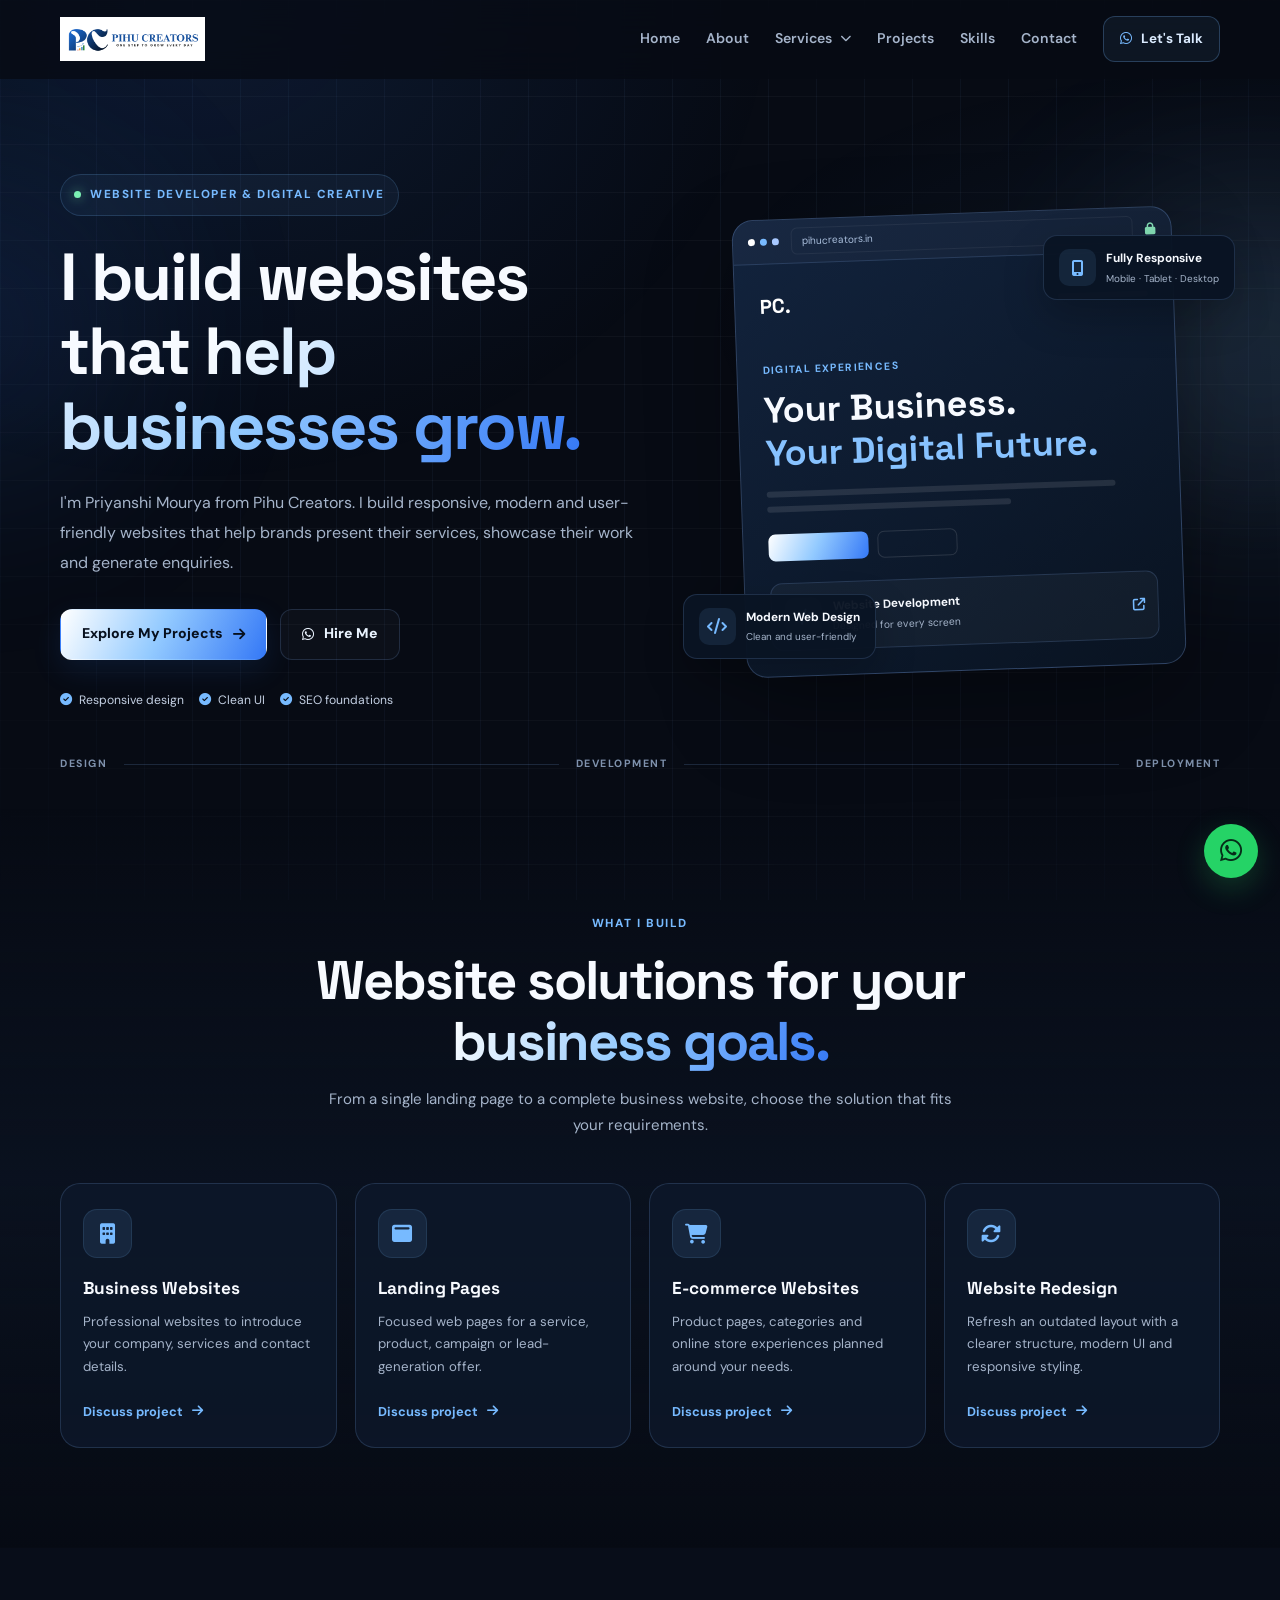
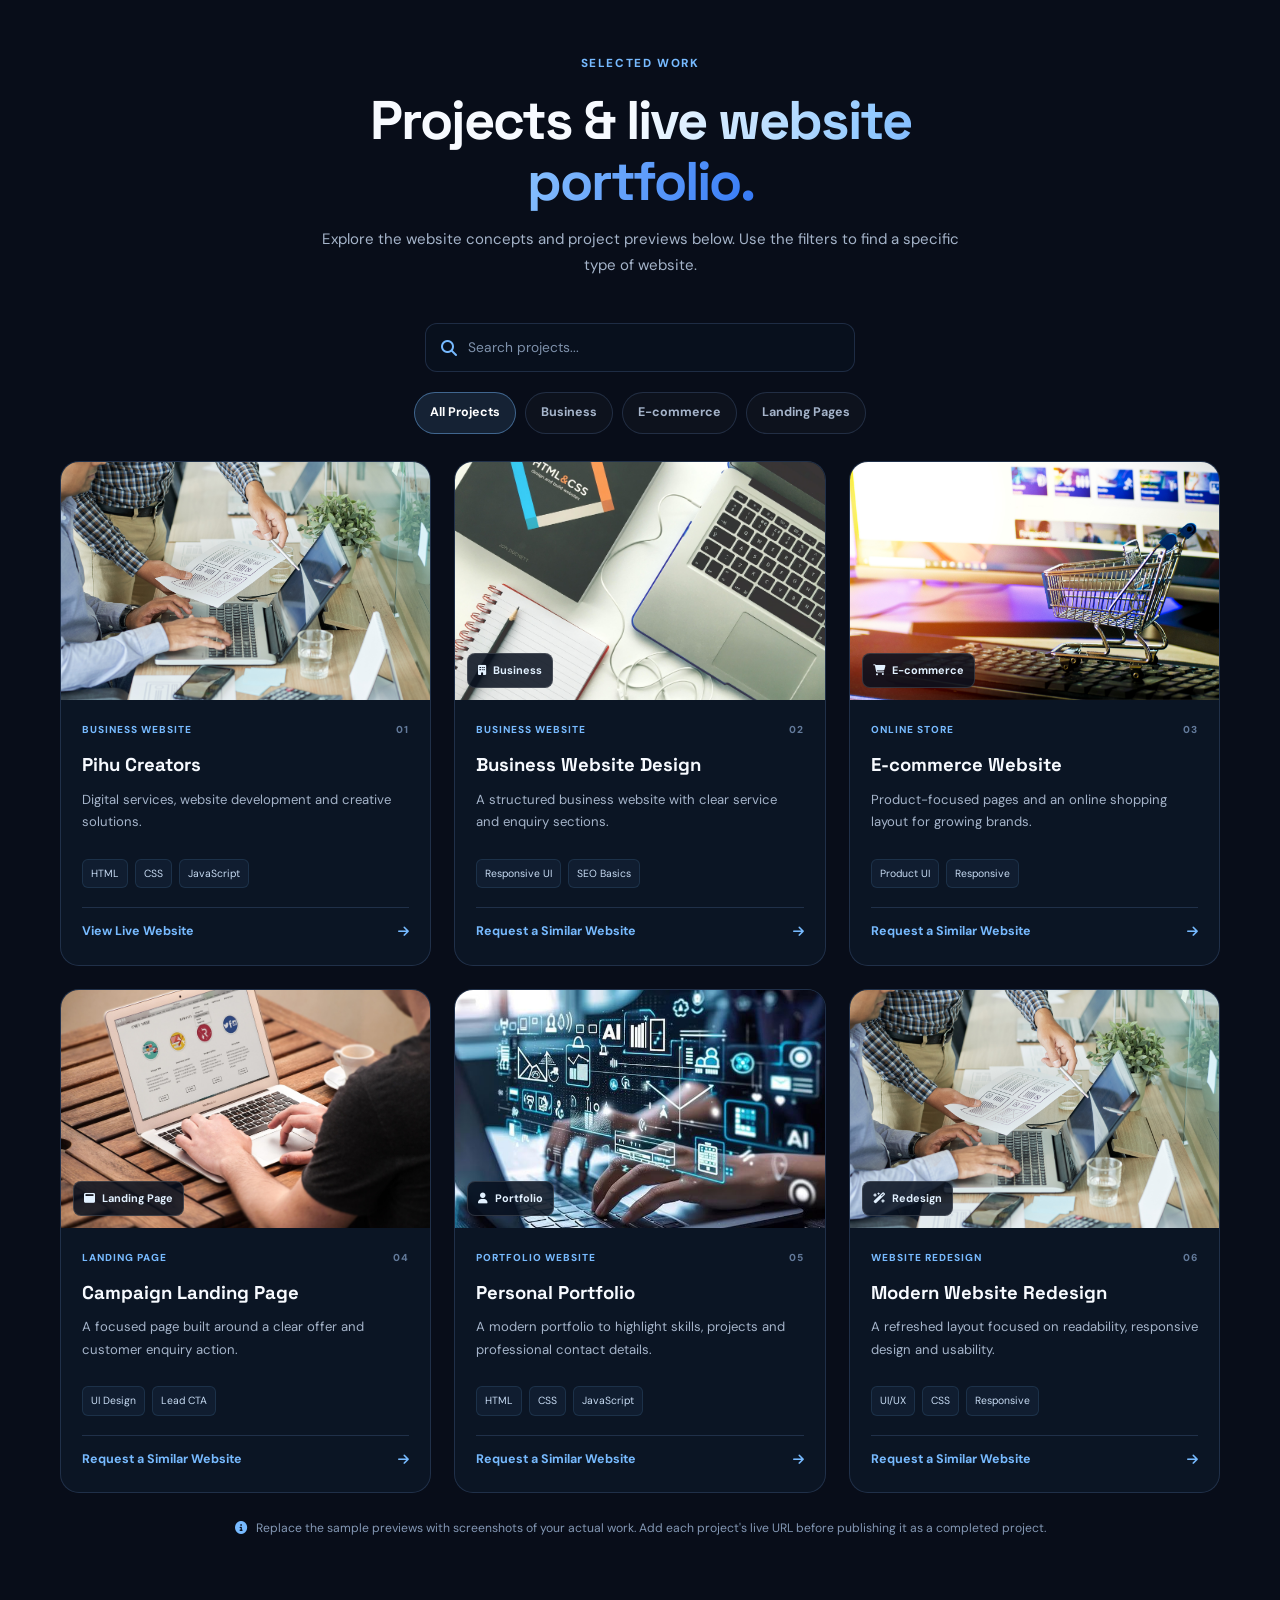
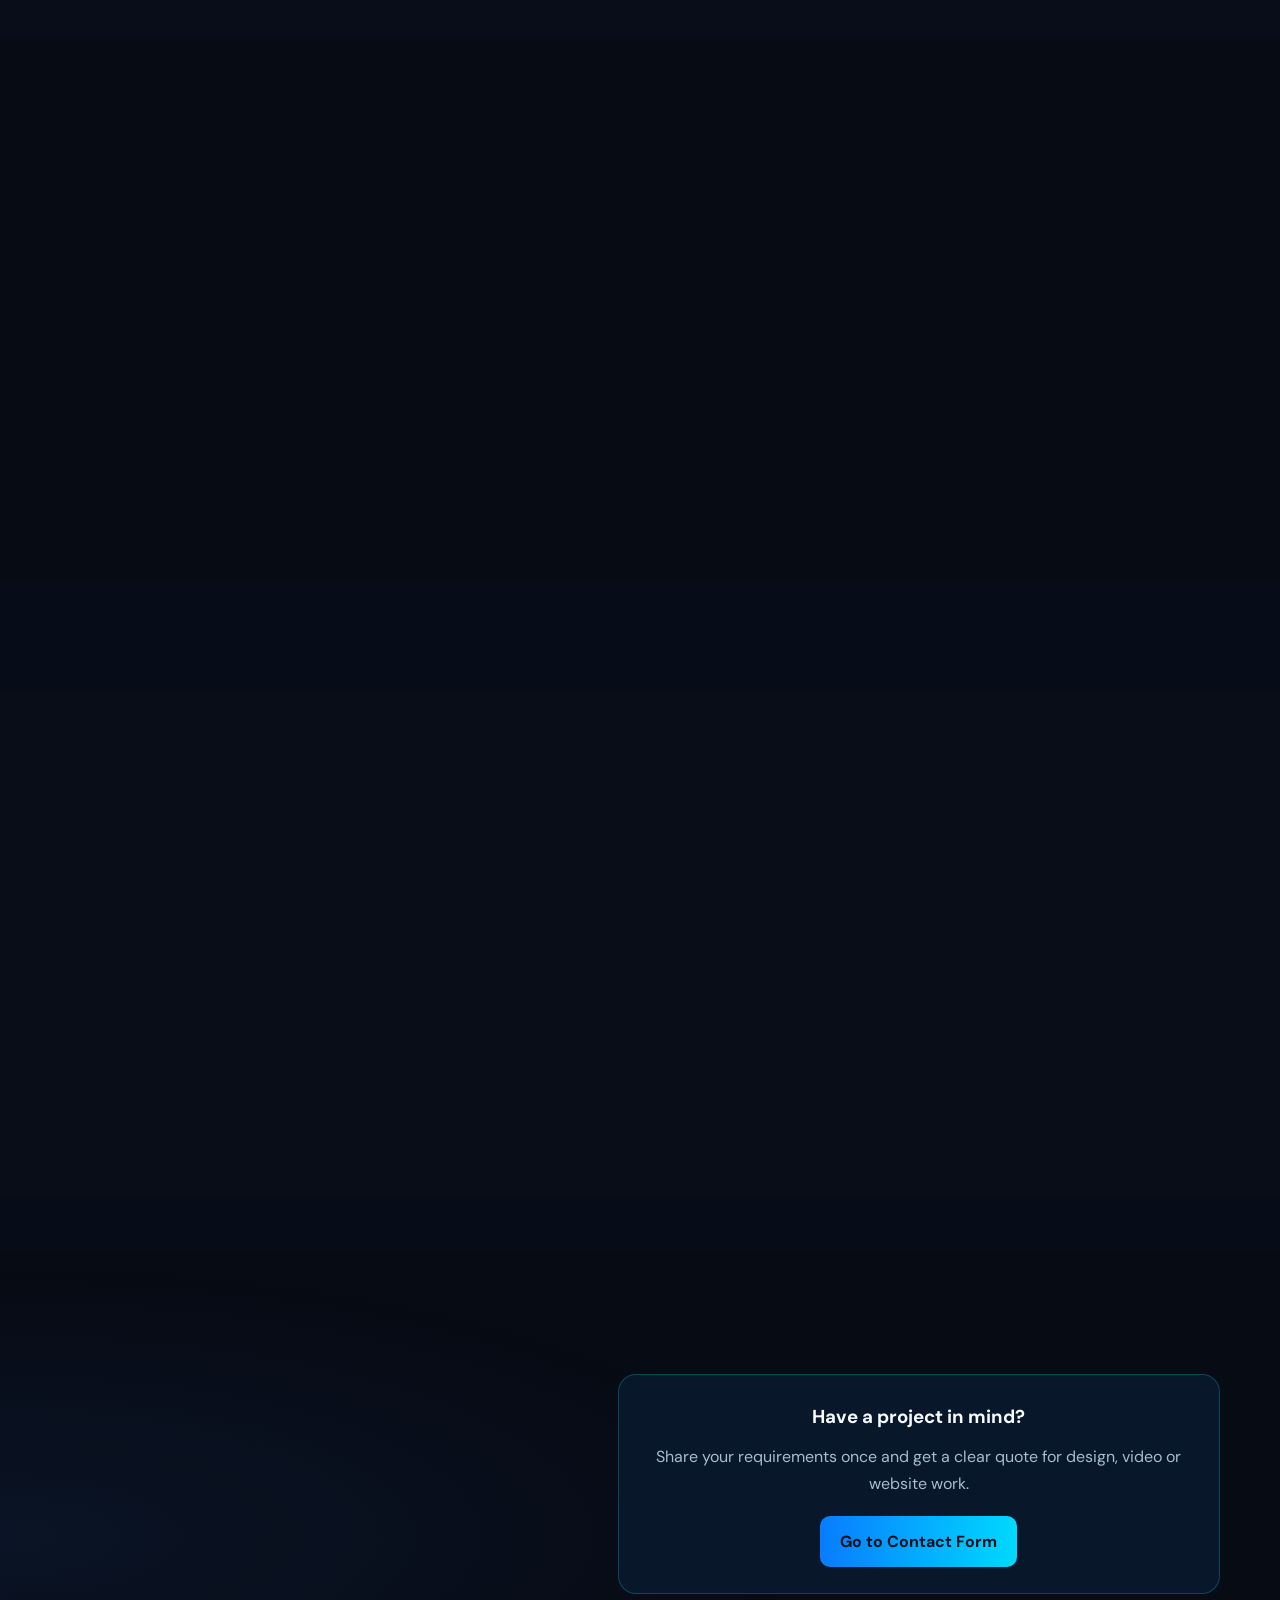
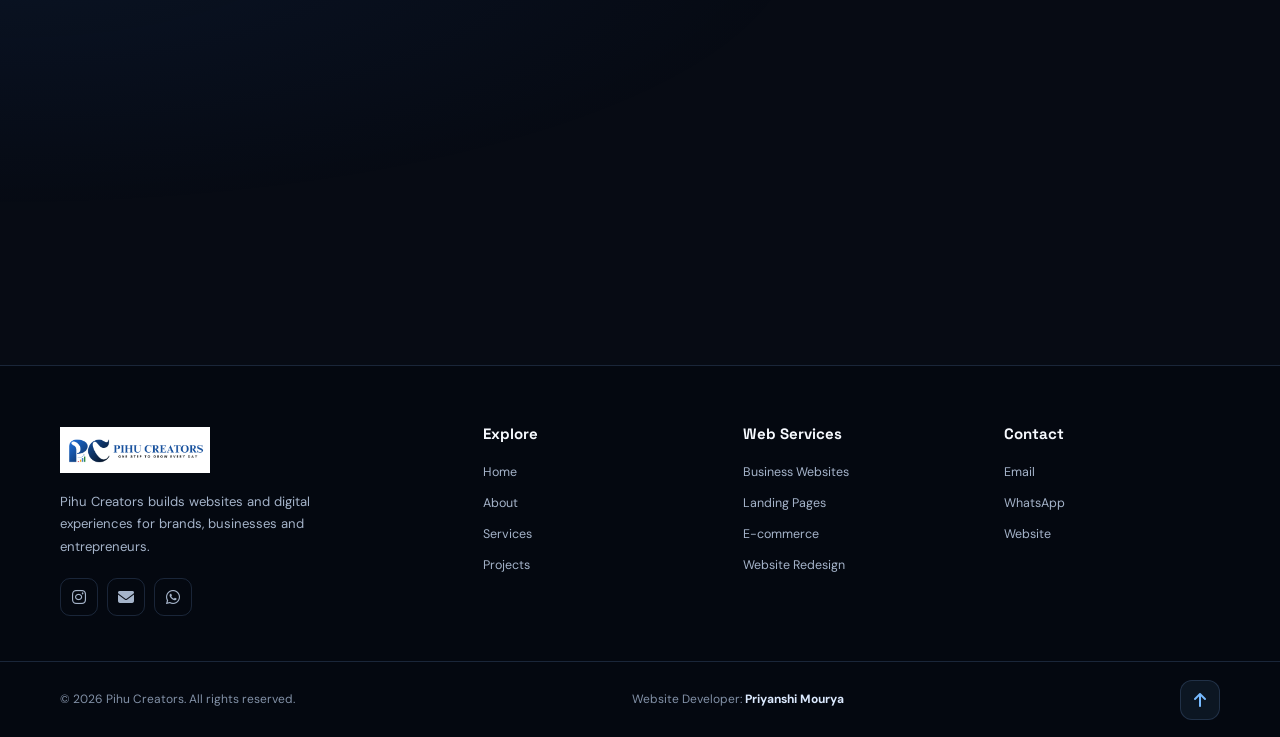
<file: web design.html>
<!DOCTYPE html>

<html lang="en">
<head>
<meta charset="utf-8"/>
<meta content="width=device-width, initial-scale=1.0" name="viewport"/>
<meta content="#07101e" name="theme-color"/>
<meta content="Pihu Creators builds responsive business websites, landing pages, e-commerce stores and modern digital experiences. Explore our work and request a website quote." name="description"/>
<title>Website Development &amp; Portfolio | Pihu Creators</title>
<link href="https://fonts.googleapis.com" rel="preconnect"/>
<link crossorigin="" href="https://fonts.gstatic.com" rel="preconnect"/>
<link href="https://fonts.googleapis.com/css2?family=DM+Sans:wght@400;500;600;700&amp;family=Space+Grotesk:wght@400;500;600;700&amp;display=swap" rel="stylesheet"/>
<link href="https://cdnjs.cloudflare.com/ajax/libs/font-awesome/6.5.1/css/all.min.css" rel="stylesheet"/>
<link href="CSS FOLDER/web design.css" rel="stylesheet"/>
<style>.contact-cta-card{padding:26px;border:1px solid rgba(0,217,255,.25);border-radius:18px;background:rgba(10,28,49,.75);text-align:center;margin:24px auto;max-width:680px}.contact-cta-card h3{margin:0 0 10px}.contact-cta-card p{color:#a9bbd1;margin:0 0 18px}.contact-cta-card a{display:inline-block;padding:12px 20px;border-radius:10px;background:linear-gradient(90deg,#087cff,#00d9ff);color:#04111f;text-decoration:none;font-weight:700}</style></head>
<body>
<a class="skip-link" href="#main">Skip to content</a>
<div aria-hidden="true" class="scroll-progress">
<span id="scrollProgressBar"></span>
</div>
<!-- NAVIGATION -->
<header class="site-header" id="siteHeader">
<div class="container nav-wrap">
<a aria-label="Pihu Creators home" class="logo" href="index.html">
<img alt="Pihu Creators logo" src="images/white2nd.png"/>
</a>
<button aria-controls="primaryMenu" aria-expanded="false" aria-label="Open navigation" class="menu-toggle" id="menuToggle" type="button">
<span></span>
<span></span>
<span></span>
</button>
<nav aria-label="Main navigation" class="primary-nav">
<ul class="menu" id="primaryMenu">
<li><a href="index.html">Home</a></li>
<li><a href="about.html">About</a></li>
<li class="dropdown" id="servicesDropdown">
<button aria-expanded="false" class="dropdown-trigger" type="button"><a href="Service.html">
              Services </a><i class="fa-solid fa-chevron-down"></i>
</button>
<ul class="dropdown-menu">
<li><a href="graphic designs.html">Graphic Design</a></li>
<li><a class="active" href="web design.html">Website Development</a></li>
<li><a href="SMM.html">Social Media Management</a></li>
<li><a href="video-content.html">Reels &amp; Video Editing</a></li>
</ul>
</li>
<li><a href="#projects">Projects</a></li>
<li><a href="#tech-stack">Skills</a></li>
<li><a href="contact.html">Contact</a></li>
</ul>
</nav>
<a class="nav-contact" href="https://wa.me/919310688455?text=Hello%20Pihu%20Creators%2C%20I%20need%20a%20website." rel="noopener noreferrer" target="_blank">
<i class="fa-brands fa-whatsapp"></i>
<span>Let's Talk</span>
</a>
</div>
</header>
<main id="main">
<!-- HERO SECTION -->
<section class="hero section-grid">
<div class="hero-glow hero-glow-one"></div>
<div class="hero-glow hero-glow-two"></div>
<div class="container hero-grid">
<div class="hero-content reveal">
<div class="eyebrow">
<span class="status-dot"></span>
            WEBSITE DEVELOPER &amp; DIGITAL CREATIVE
          </div>
<h1>
            I build websites that
            <span class="gradient-text">help businesses grow.</span>
</h1>
<p class="hero-description">
            I'm Priyanshi Mourya from Pihu Creators. I build responsive,
            modern and user-friendly websites that help brands present
            their services, showcase their work and generate enquiries.
          </p>
<div class="hero-actions">
<a class="button button-primary" href="#projects">
              Explore My Projects
              <i class="fa-solid fa-arrow-right"></i>
</a>
<a class="button button-secondary" href="https://wa.me/919310688455?text=Hello%20Pihu%20Creators%2C%20I%20want%20to%20discuss%20a%20website%20project." rel="noopener noreferrer" target="_blank">
<i class="fa-brands fa-whatsapp"></i>
              Hire Me
            </a>
</div>
<div class="hero-highlights">
<span><i class="fa-solid fa-circle-check"></i> Responsive design</span>
<span><i class="fa-solid fa-circle-check"></i> Clean UI</span>
<span><i class="fa-solid fa-circle-check"></i> SEO foundations</span>
</div>
</div>
<!-- CODE-INSPIRED VISUAL -->
<div class="hero-visual reveal">
<div class="orbit orbit-one"></div>
<div class="orbit orbit-two"></div>
<div class="browser-card">
<div class="browser-top">
<div class="browser-dots">
<span></span><span></span><span></span>
</div>
<div class="browser-url">pihucreators.in</div>
<i class="fa-solid fa-lock"></i>
</div>
<div class="browser-content">
<div class="mock-nav">
<span class="mock-logo">PC.</span>
<span class="mock-menu"></span>
</div>
<div class="mock-label">DIGITAL EXPERIENCES</div>
<div class="mock-title">
                Your Business.<br/>
<span>Your Digital Future.</span>
</div>
<div class="mock-description"></div>
<div class="mock-description short"></div>
<div class="mock-buttons">
<span></span><span></span>
</div>
<div class="mock-dashboard">
<div class="mock-dashboard-icon">
<i class="fa-solid fa-code"></i>
</div>
<div>
<strong>Website Development</strong>
<small>Designed for every screen</small>
</div>
<i class="fa-solid fa-arrow-up-right-from-square"></i>
</div>
</div>
</div>
<div class="floating-badge badge-top">
<span><i class="fa-solid fa-mobile-screen-button"></i></span>
<div>
<strong>Fully Responsive</strong>
<small>Mobile · Tablet · Desktop</small>
</div>
</div>
<div class="floating-badge badge-bottom">
<span><i class="fa-solid fa-code"></i></span>
<div>
<strong>Modern Web Design</strong>
<small>Clean and user-friendly</small>
</div>
</div>
</div>
</div>
<div class="container hero-bottom">
<span>DESIGN</span><span class="hero-line"></span>
<span>DEVELOPMENT</span><span class="hero-line"></span>
<span>DEPLOYMENT</span>
</div>
</section>
<!-- SERVICES OVERVIEW -->
<section class="section services-section" id="services">
<div class="container">
<div class="section-heading reveal">
<span class="section-tag">WHAT I BUILD</span>
<h2>Website solutions for your <span class="gradient-text">business goals.</span></h2>
<p>
            From a single landing page to a complete business website,
            choose the solution that fits your requirements.
          </p>
</div>
<div class="services-grid">
<article class="service-card reveal">
<div class="service-icon">
<i class="fa-solid fa-building"></i>
</div>
<h3>Business Websites</h3>
<p>Professional websites to introduce your company, services and contact details.</p>
<a class="text-link" data-service="Business Website" href="contact.html">
              Discuss project <i class="fa-solid fa-arrow-right"></i>
</a>
</article>
<article class="service-card reveal">
<div class="service-icon">
<i class="fa-solid fa-window-maximize"></i>
</div>
<h3>Landing Pages</h3>
<p>Focused web pages for a service, product, campaign or lead-generation offer.</p>
<a class="text-link" data-service="Landing Page" href="contact.html">
              Discuss project <i class="fa-solid fa-arrow-right"></i>
</a>
</article>
<article class="service-card reveal">
<div class="service-icon">
<i class="fa-solid fa-cart-shopping"></i>
</div>
<h3>E-commerce Websites</h3>
<p>Product pages, categories and online store experiences planned around your needs.</p>
<a class="text-link" data-service="E-commerce Website" href="contact.html">
              Discuss project <i class="fa-solid fa-arrow-right"></i>
</a>
</article>
<article class="service-card reveal">
<div class="service-icon">
<i class="fa-solid fa-rotate"></i>
</div>
<h3>Website Redesign</h3>
<p>Refresh an outdated layout with a clearer structure, modern UI and responsive styling.</p>
<a class="text-link" data-service="Website Redesign" href="contact.html">
              Discuss project <i class="fa-solid fa-arrow-right"></i>
</a>
</article>
</div>
</div>
</section>
<!-- PROJECT PORTFOLIO -->
<section class="section projects-section section-grid" id="projects">
<div class="container">
<div class="section-heading reveal">
<span class="section-tag">SELECTED WORK</span>
<h2>Projects &amp; <span class="gradient-text">live website portfolio.</span></h2>
<p>
            Explore the website concepts and project previews below.
            Use the filters to find a specific type of website.
          </p>
</div>
<div class="project-toolbar reveal">
<label class="project-search">
<i class="fa-solid fa-magnifying-glass"></i>
<input aria-label="Search projects" id="projectSearch" placeholder="Search projects..." type="search"/>
</label>
<div aria-label="Filter projects" class="project-filters" role="group">
<button aria-pressed="true" class="filter-btn active" data-filter="all" type="button">All Projects</button>
<button aria-pressed="false" class="filter-btn" data-filter="business" type="button">Business</button>
<button aria-pressed="false" class="filter-btn" data-filter="ecommerce" type="button">E-commerce</button>
<button aria-pressed="false" class="filter-btn" data-filter="landing" type="button">Landing Pages</button>
</div>
</div>
<div class="project-grid" id="projectGrid">
<!-- PROJECT 1: KEEP THIS LIVE LINK FOR YOUR OWN SITE -->
<article class="project-card reveal" data-category="business" data-search="pihu creators digital agency business website responsive">
<a aria-label="Visit Pihu Creators website" class="project-image" href="https://pihucreators.in" rel="noopener noreferrer" target="_blank">
<img alt="Pihu Creators digital website preview" loading="lazy" src="images/apexdigitalagency-website-8305450.jpg"/>
<span class="project-overlay">
<i class="fa-solid fa-arrow-up-right-from-square"></i>
                Visit Website
              </span>
</a>
<div class="project-info">
<div class="project-meta">
<span>BUSINESS WEBSITE</span><span>01</span>
</div>
<h3>Pihu Creators</h3>
<p>Digital services, website development and creative solutions.</p>
<div class="project-tags">
<span>HTML</span><span>CSS</span><span>JavaScript</span>
</div>
<a class="project-link" href="https://pihucreators.in" rel="noopener noreferrer" target="_blank">
                View Live Website <i class="fa-solid fa-arrow-right"></i>
</a>
</div>
</article>
<!-- PROJECT 2: Replace image/link with your real project -->
<article class="project-card reveal" data-category="business" data-search="business company service website">
<div class="project-image">
<img alt="Business website design preview" loading="lazy" src="images/web desing pixabay.jpg"/>
<span class="project-type">
<i class="fa-solid fa-building"></i> Business
              </span>
</div>
<div class="project-info">
<div class="project-meta"><span>BUSINESS WEBSITE</span><span>02</span></div>
<h3>Business Website Design</h3>
<p>A structured business website with clear service and enquiry sections.</p>
<div class="project-tags">
<span>Responsive UI</span><span>SEO Basics</span>
</div>
<a class="project-link" data-service="Business Website" href="contact.html">
                Request a Similar Website <i class="fa-solid fa-arrow-right"></i>
</a>
</div>
</article>
<!-- PROJECT 3 -->
<article class="project-card reveal" data-category="ecommerce" data-search="ecommerce online store shopping product page">
<div class="project-image">
<img alt="E-commerce website design preview" loading="lazy" src="images/E-commerce .jpg"/>
<span class="project-type">
<i class="fa-solid fa-cart-shopping"></i> E-commerce
              </span>
</div>
<div class="project-info">
<div class="project-meta"><span>ONLINE STORE</span><span>03</span></div>
<h3>E-commerce Website</h3>
<p>Product-focused pages and an online shopping layout for growing brands.</p>
<div class="project-tags">
<span>Product UI</span><span>Responsive</span>
</div>
<a class="project-link" data-service="E-commerce Website" href="contact.html">
                Request a Similar Website <i class="fa-solid fa-arrow-right"></i>
</a>
</div>
</article>
<!-- PROJECT 4 -->
<article class="project-card reveal" data-category="landing" data-search="landing page campaign lead generation business promotion">
<div class="project-image">
<img alt="Landing page concept preview" loading="lazy" src="images/cyberrabbit-web-1738168_1920.jpg"/>
<span class="project-type">
<i class="fa-solid fa-window-maximize"></i> Landing Page
              </span>
</div>
<div class="project-info">
<div class="project-meta"><span>LANDING PAGE</span><span>04</span></div>
<h3>Campaign Landing Page</h3>
<p>A focused page built around a clear offer and customer enquiry action.</p>
<div class="project-tags">
<span>UI Design</span><span>Lead CTA</span>
</div>
<a class="project-link" data-service="Landing Page" href="contact.html">
                Request a Similar Website <i class="fa-solid fa-arrow-right"></i>
</a>
</div>
</article>
<!-- PROJECT 5: Replace with your own screenshot -->
<article class="project-card reveal" data-category="business" data-search="portfolio website personal developer creative">
<div class="project-image">
<img alt="Digital portfolio website concept" loading="lazy" src="images/Using a Mix of Tech Tools Improves Decision Quality.jpeg"/>
<span class="project-type">
<i class="fa-solid fa-user"></i> Portfolio
              </span>
</div>
<div class="project-info">
<div class="project-meta"><span>PORTFOLIO WEBSITE</span><span>05</span></div>
<h3>Personal Portfolio</h3>
<p>A modern portfolio to highlight skills, projects and professional contact details.</p>
<div class="project-tags">
<span>HTML</span><span>CSS</span><span>JavaScript</span>
</div>
<a class="project-link" data-service="Portfolio Website" href="Dice  Portfolio/website develop portfolio.html">
                Request a Similar Website <i class="fa-solid fa-arrow-right"></i>
</a>
</div>
</article>
<!-- PROJECT 6 -->
<article class="project-card reveal" data-category="landing" data-search="redesign user interface user experience responsive website">
<div class="project-image">
<img alt="Modern responsive website design preview" loading="lazy" src="images/apexdigitalagency-website-8305450.jpg"/>
<span class="project-type">
  
<i class="fa-solid fa-wand-magic-sparkles"></i> Redesign
              </span>
</div>
<div class="project-info">
<div class="project-meta"><span>WEBSITE REDESIGN</span><span>06</span></div>
<h3>Modern Website Redesign</h3>
<p>A refreshed layout focused on readability, responsive design and usability.</p>
<div class="project-tags">
<span>UI/UX</span><span>CSS</span><span>Responsive</span>
</div>
<a class="project-link" data-service="Website Redesign" href="contact.html">
                Request a Similar Website <i class="fa-solid fa-arrow-right"></i>
</a>
</div>
</article>
</div>
<div class="empty-projects" hidden="" id="emptyProjects">
<i class="fa-solid fa-magnifying-glass"></i>
<h3>No projects found</h3>
<p>Try another keyword or category.</p>
<button class="button button-secondary" id="resetProjects" type="button">
            Show All Projects
          </button>
</div>
<p class="portfolio-note">
<i class="fa-solid fa-circle-info"></i>
          Replace the sample previews with screenshots of your actual work.
          Add each project's live URL before publishing it as a completed project.
        </p>
</div>
</section>
<!-- TECH STACK -->
<section class="section tech-section" id="tech-stack">
<div class="container tech-layout">
<div class="tech-copy reveal">
<span class="section-tag">TOOLS &amp; TECHNOLOGY</span>
<h2>Built with the <span class="gradient-text">right foundations.</span></h2>
<p>
            I focus on clean code, responsive layouts, accessibility,
            maintainable styling and practical website features.
            The technology used depends on each project's requirements.
          </p>
<a class="button button-primary" href="contact.html">
            Discuss Your Website <i class="fa-solid fa-arrow-right"></i>
</a>
</div>
<div class="tech-grid reveal">
<div class="tech-item">
<span class="tech-logo html-logo"><i class="fa-brands fa-html5"></i></span>
<div><strong>HTML5</strong><small>Semantic structure</small></div>
</div>
<div class="tech-item">
<span class="tech-logo css-logo"><i class="fa-brands fa-css3-alt"></i></span>
<div><strong>CSS3</strong><small>Responsive layouts</small></div>
</div>
<div class="tech-item">
<span class="tech-logo js-logo"><i class="fa-brands fa-js"></i></span>
<div><strong>JavaScript</strong><small>Interactive features</small></div>
</div>
<div class="tech-item">
<span class="tech-logo react-logo"><i class="fa-brands fa-react"></i></span>
<div><strong>React</strong><small>Component-based UI when required</small></div>
</div>
<div class="tech-item">
<span class="tech-logo seo-logo"><i class="fa-solid fa-magnifying-glass-chart"></i></span>
<div><strong>SEO Basics</strong><small>Metadata and page structure</small></div>
</div>
<div class="tech-item">
<span class="tech-logo deploy-logo"><i class="fa-solid fa-rocket"></i></span>
<div><strong>Deployment</strong><small>Launch and handover support</small></div>
</div>
</div>
</div>
</section>
<!-- PROCESS -->
<section class="section process-section">
<div class="container">
<div class="section-heading reveal">
<span class="section-tag">HOW IT WORKS</span>
<h2>From your idea to <span class="gradient-text">a live website.</span></h2>
<p>A clear process helps you understand the deliverables, timeline and next steps.</p>
</div>
<div class="process-grid">
<article class="process-card reveal">
<span class="process-number">01</span>
<span class="process-icon"><i class="fa-solid fa-comments"></i></span>
<h3>Project Discussion</h3>
<p>Tell me about your business, target audience, requirements and goals.</p>
</article>
<article class="process-card reveal">
<span class="process-number">02</span>
<span class="process-icon"><i class="fa-solid fa-pen-ruler"></i></span>
<h3>Plan &amp; Design</h3>
<p>Plan the page structure, visual direction, content and required features.</p>
</article>
<article class="process-card reveal">
<span class="process-number">03</span>
<span class="process-icon"><i class="fa-solid fa-code"></i></span>
<h3>Build &amp; Test</h3>
<p>Develop the site and check the responsive layout and core interactions.</p>
</article>
<article class="process-card reveal">
<span class="process-number">04</span>
<span class="process-icon"><i class="fa-solid fa-globe"></i></span>
<h3>Launch</h3>
<p>Prepare the agreed files and help with domain, hosting and deployment.</p>
</article>
</div>
</div>
</section>
<!-- LEAD GENERATION -->
<section class="section contact-section" id="contact">
<div class="container contact-layout">
<div class="contact-copy reveal">
<span class="section-tag">LET'S BUILD SOMETHING</span>
<h2>Ready to take your business <span class="gradient-text">online?</span></h2>
<p>
            Share your idea and the type of website you need.
            I'll help you understand the next steps and discuss a suitable scope.
          </p>
<div class="contact-method">
<span><i class="fa-brands fa-whatsapp"></i></span>
<div>
<small>WhatsApp</small>
<strong>+91 8882374164</strong>
</div>
<a aria-label="Contact via WhatsApp" href="https://wa.me/919310688455" rel="noopener noreferrer" target="_blank">
<i class="fa-solid fa-arrow-up-right-from-square"></i>
</a>
</div>
<div class="contact-method">
<span><i class="fa-solid fa-envelope"></i></span>
<div>
<small>Email</small>
<strong>pihucreators083@gmail.com</strong>
</div>
<a aria-label="Email Pihu Creators" href="mailto:pihucreators083@gmail.com">
<i class="fa-solid fa-arrow-up-right-from-square"></i>
</a>
</div>
<div class="contact-method">
<span><i class="fa-solid fa-globe"></i></span>
<div>
<small>Website</small>
<strong>pihucreators.in</strong>
</div>
<a aria-label="Open Pihu Creators website" href="https://pihucreators.in" rel="noopener noreferrer" target="_blank">
<i class="fa-solid fa-arrow-up-right-from-square"></i>
</a>
</div>
</div>
<div class="contact-cta-card"><h3>Have a project in mind?</h3><p>Share your requirements once and get a clear quote for design, video or website work.</p><a class="btn btn-primary" href="contact.html">Go to Contact Form</a></div>
</div>
</section>
</main>
<!-- FOOTER -->
<footer class="site-footer">
<div class="container footer-content">
<div class="footer-brand">
<a class="footer-logo" href="index.html">
<img alt="Pihu Creators logo" src="images/white2nd.png"/>
</a>
<p>
          Pihu Creators builds websites and digital experiences
          for brands, businesses and entrepreneurs.
        </p>
<div class="footer-socials">
<a aria-label="Instagram" href="https://www.instagram.com/pihucreators/" rel="noopener noreferrer" target="_blank">
<i class="fa-brands fa-instagram"></i>
</a>
<a aria-label="Email" href="mailto:pihucreators083@gmail.com">
<i class="fa-solid fa-envelope"></i>
</a>
<a aria-label="WhatsApp" href="https://wa.me/919310688455" rel="noopener noreferrer" target="_blank">
<i class="fa-brands fa-whatsapp"></i>
</a>
</div>
</div>
<div class="footer-links">
<h3>Explore</h3>
<a href="index.html">Home</a>
<a href="about.html">About</a>
<a href="Service.html">Services</a>
<a href="#projects">Projects</a>
</div>
<div class="footer-links">
<h3>Web Services</h3>
<a href="#services">Business Websites</a>
<a href="#services">Landing Pages</a>
<a href="#services">E-commerce</a>
<a href="#services">Website Redesign</a>
</div>
<div class="footer-links">
<h3>Contact</h3>
<a href="mailto:pihucreators083@gmail.com">Email</a>
<a href="https://wa.me/919310688455" rel="noopener noreferrer" target="_blank">WhatsApp</a>
<a href="https://pihucreators.in" rel="noopener noreferrer" target="_blank">Website</a>
</div>
</div>
<div class="footer-bottom">
<div class="container footer-bottom-inner">
<p>© <span id="currentYear"></span> Pihu Creators. All rights reserved.</p>
<p>Website Developer: <strong>Priyanshi Mourya</strong></p>
<button aria-label="Back to top" class="back-to-top" id="backToTop" type="button">
<i class="fa-solid fa-arrow-up"></i>
</button>
</div>
</div>
</footer>
<a aria-label="Chat with Pihu Creators on WhatsApp" class="floating-whatsapp" href="https://wa.me/919310688455?text=Hello%20Pihu%20Creators%2C%20I%20need%20a%20website." rel="noopener noreferrer" target="_blank">
<i class="fa-brands fa-whatsapp"></i>
</a>
<script defer="" src="JS FOLDER/web design.js"></script>
</body>
</html>
</file>
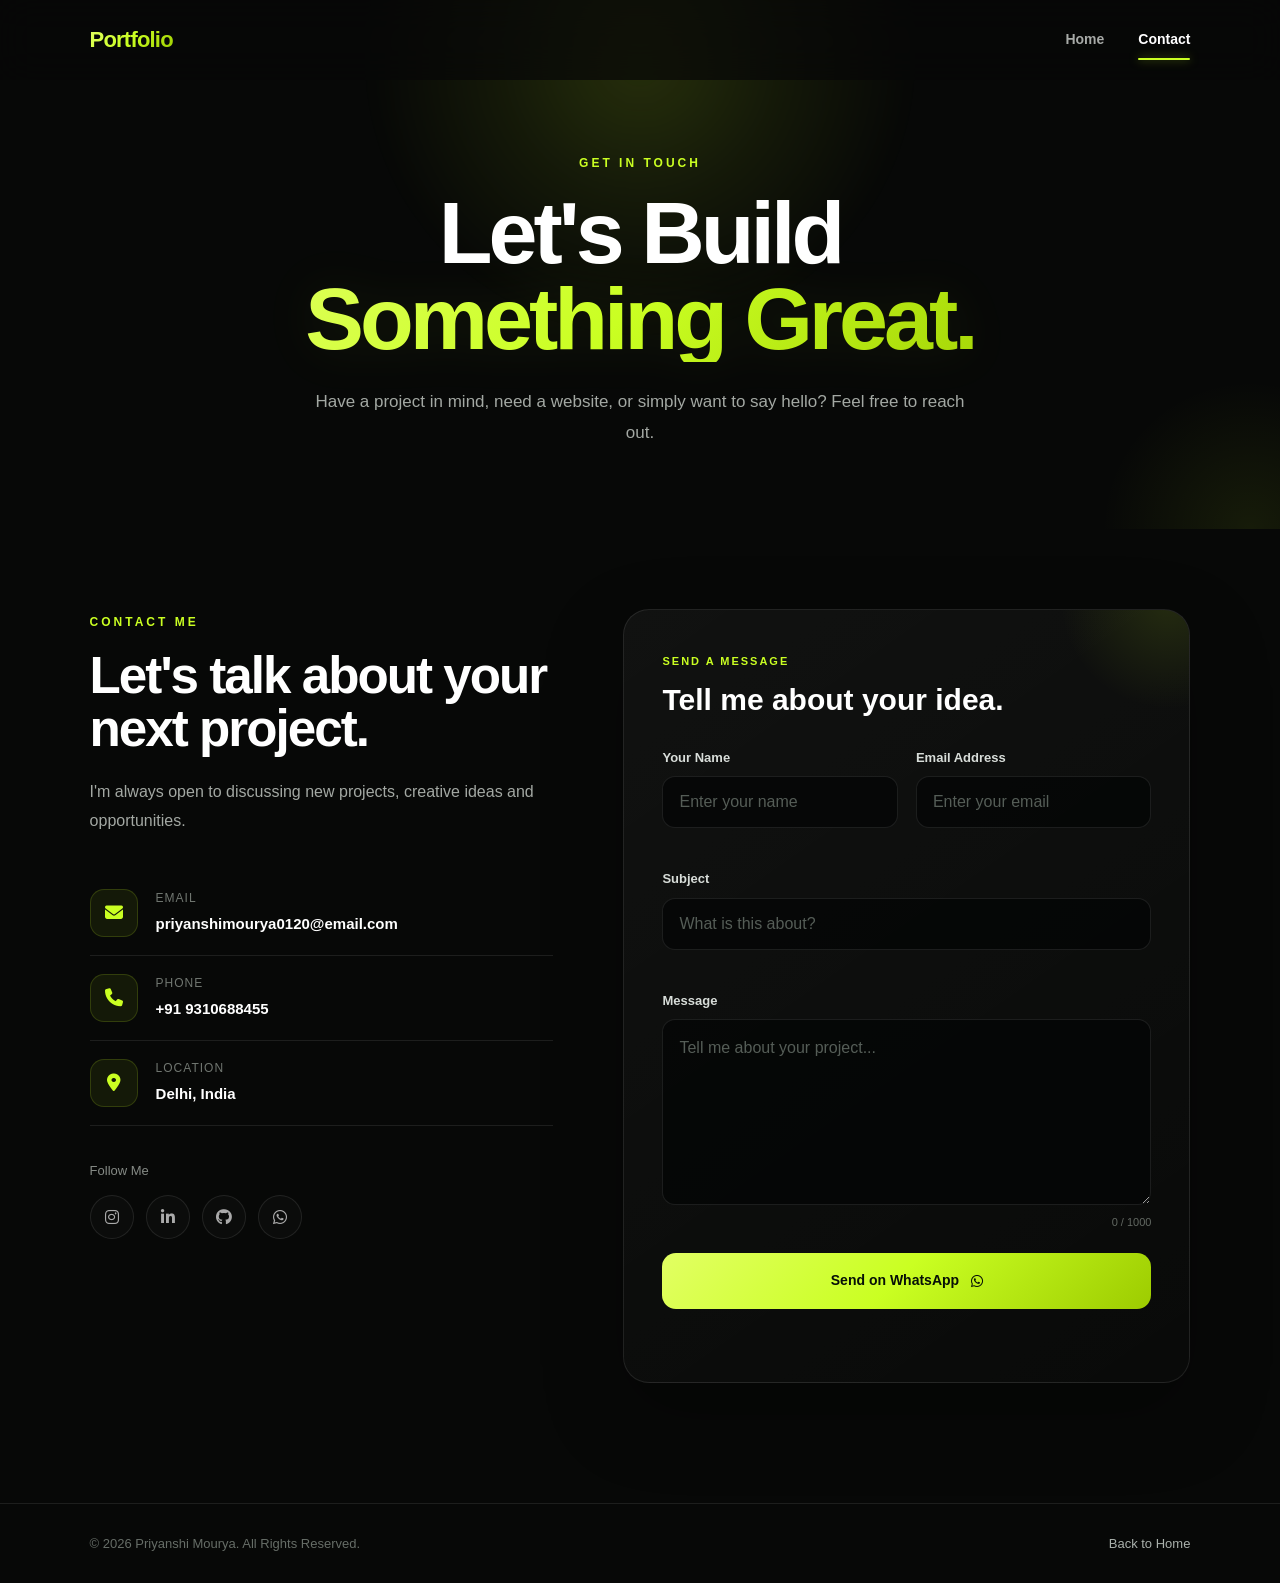
<file: Dice  Portfolio/contact web portfolio.html>
<!DOCTYPE html>
<html lang="en">

<head>

    <meta charset="UTF-8">

    <meta
        name="viewport"
        content="width=device-width, initial-scale=1.0"
    >

    <title>Contact | Priyanshi Mourya</title>

    <link rel="stylesheet" href="contact web portfolio.css">

    <link
        rel="stylesheet"
        href="https://cdnjs.cloudflare.com/ajax/libs/font-awesome/6.5.2/css/all.min.css"
    >

</head>


<body>


    <!-- =========================================
         NAVBAR
    ========================================== -->

    <header class="navbar">

        <a href="website develop portfolio.html" class="logo">
            <span>Portfolio</span>
        </a>


        <button
            class="menu-btn"
            id="menuBtn"
            aria-label="Open menu"
            aria-expanded="false"
            type="button"
        >

            <i class="fa-solid fa-bars"></i>

        </button>


        <nav id="nav">

            <a href="index.html">
                Home
            </a>

            <a
                href="contact web portfolio.html"
                class="active"
            >
                Contact
            </a>

        </nav>

    </header>



    <!-- =========================================
         MAIN
    ========================================== -->

    <main>


        <!-- =====================================
             CONTACT HERO
        ====================================== -->

        <section class="contact-hero">

            <div class="hero-content">

                <span class="small-title">
                    GET IN TOUCH
                </span>


                <h1>
                    Let's Build
                    <span>Something Great.</span>
                </h1>


                <p>
                    Have a project in mind, need a website,
                    or simply want to say hello?
                    Feel free to reach out.
                </p>

            </div>

        </section>



        <!-- =====================================
             CONTACT SECTION
        ====================================== -->

        <section class="contact-section">

            <div class="contact-container">


                <!-- =================================
                     LEFT SIDE
                ================================== -->

                <div class="contact-info">

                    <span class="section-tag">
                        CONTACT ME
                    </span>


                    <h2>
                        Let's talk about
                        your next project.
                    </h2>


                    <p class="info-text">
                        I'm always open to discussing new
                        projects, creative ideas and
                        opportunities.
                    </p>



                    <!-- EMAIL -->

                    <a
                        href="mailto:priyanshimourya0120@email.com"
                        class="info-card"
                    >

                        <div class="info-icon">
                            <i class="fa-solid fa-envelope"></i>
                        </div>


                        <div>

                            <span>
                                Email
                            </span>

                            <strong>
                                priyanshimourya0120@email.com
                            </strong>

                        </div>

                    </a>



                    <!-- PHONE -->

                    <a
                        href="tel:+919310688455"
                        class="info-card"
                    >

                        <div class="info-icon">
                            <i class="fa-solid fa-phone"></i>
                        </div>


                        <div>

                            <span>
                                Phone
                            </span>

                            <strong>
                                +91 9310688455
                            </strong>

                        </div>

                    </a>



                    <!-- LOCATION -->

                    <div class="info-card">

                        <div class="info-icon">

                            <i
                                class="fa-solid fa-location-dot"
                            ></i>

                        </div>


                        <div>

                            <span>
                                Location
                            </span>

                            <strong>
                                Delhi, India
                            </strong>

                        </div>

                    </div>



                    <!-- SOCIAL -->

                    <div class="social-area">

                        <span>
                            Follow Me
                        </span>


                        <div class="social-links">


                            <a
                                href="https://www.instagram.com/pihucreators"
                                target="_blank"
                                rel="noopener noreferrer"
                                aria-label="Instagram"
                            >

                                <i
                                    class="fa-brands fa-instagram"
                                ></i>

                            </a>



                            <a
                                href="https://www.linkedin.com/in/priyanshi-mourya-14b76635b"
                                target="_blank"
                                rel="noopener noreferrer"
                                aria-label="LinkedIn"
                            >

                                <i
                                    class="fa-brands fa-linkedin-in"
                                ></i>

                            </a>



                            <!-- GITHUB -->

                            <a
                                href="#"
                                aria-label="GitHub"
                            >

                                <i
                                    class="fa-brands fa-github"
                                ></i>

                            </a>



                            <!-- WHATSAPP -->

                            <a
                                href="https://wa.me/919310688455"
                                target="_blank"
                                rel="noopener noreferrer"
                                aria-label="WhatsApp"
                            >

                                <i
                                    class="fa-brands fa-whatsapp"
                                ></i>

                            </a>

                        </div>

                    </div>

                </div>



                <!-- =================================
                     RIGHT SIDE FORM
                ================================== -->

                <div class="contact-form-wrapper">


                    <div class="form-header">

                        <span>
                            SEND A MESSAGE
                        </span>


                        <h3>
                            Tell me about your idea.
                        </h3>

                    </div>



                    <!-- FORM -->

                    <form id="contactForm">


                        <!-- NAME + EMAIL -->

                        <div class="input-row">


                            <div class="input-group">

                                <label for="name">
                                    Your Name
                                </label>


                                <input
                                    type="text"
                                    id="name"
                                    name="name"
                                    placeholder="Enter your name"
                                    autocomplete="name"
                                    required
                                >


                                <small
                                    class="error"
                                ></small>

                            </div>



                            <div class="input-group">

                                <label for="email">
                                    Email Address
                                </label>


                                <input
                                    type="email"
                                    id="email"
                                    name="email"
                                    placeholder="Enter your email"
                                    autocomplete="email"
                                    required
                                >


                                <small
                                    class="error"
                                ></small>

                            </div>

                        </div>



                        <!-- SUBJECT -->

                        <div class="input-group">

                            <label for="subject">
                                Subject
                            </label>


                            <input
                                type="text"
                                id="subject"
                                name="subject"
                                placeholder="What is this about?"
                                required
                            >


                            <small
                                class="error"
                            ></small>

                        </div>



                        <!-- MESSAGE -->

                        <div class="input-group">

                            <label for="message">
                                Message
                            </label>


                            <textarea
                                id="message"
                                name="message"
                                rows="6"
                                maxlength="1000"
                                placeholder="Tell me about your project..."
                                required
                            ></textarea>


                            <div class="message-bottom">

                                <small
                                    class="error"
                                ></small>


                                <span id="charCount">
                                    0 / 1000
                                </span>

                            </div>

                        </div>



                        <!-- SUBMIT -->

                        <button
                            type="submit"
                            class="submit-btn"
                            id="submitBtn"
                        >

                            <span>
                                Send on WhatsApp
                            </span>


                            <i
                                class="fa-brands fa-whatsapp"
                            ></i>

                        </button>



                        <!-- STATUS -->

                        <div
                            class="form-status"
                            id="formStatus"
                            role="alert"
                        ></div>


                    </form>

                </div>

            </div>

        </section>

    </main>



    <!-- =========================================
         FOOTER
    ========================================== -->

    <footer class="footer">

        <p>

            ©
            <span data-year></span>

            Priyanshi Mourya.
            All Rights Reserved.

        </p>


        <a href="website develop portfolio.html">
            Back to Home
        </a>

    </footer>



    <script src="contact web portfolio.js"></script>

</body>

</html>
</file>
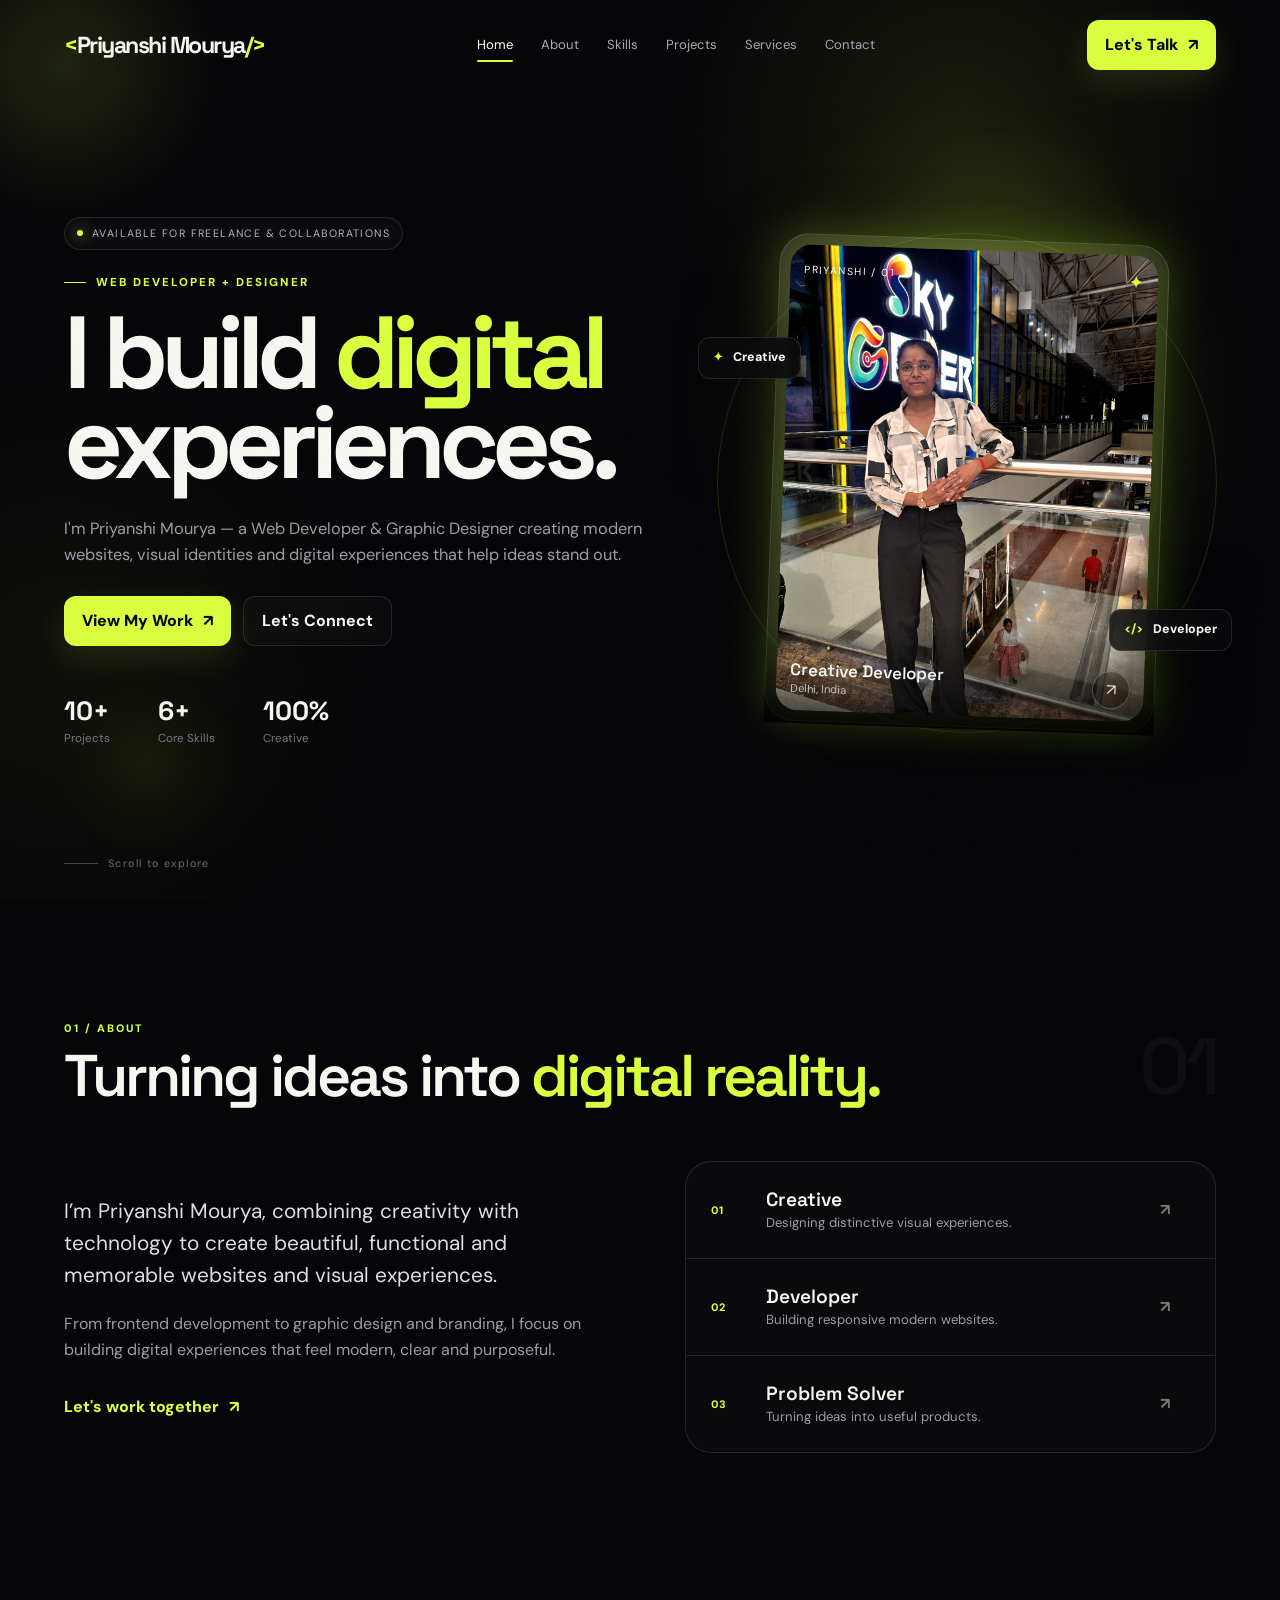
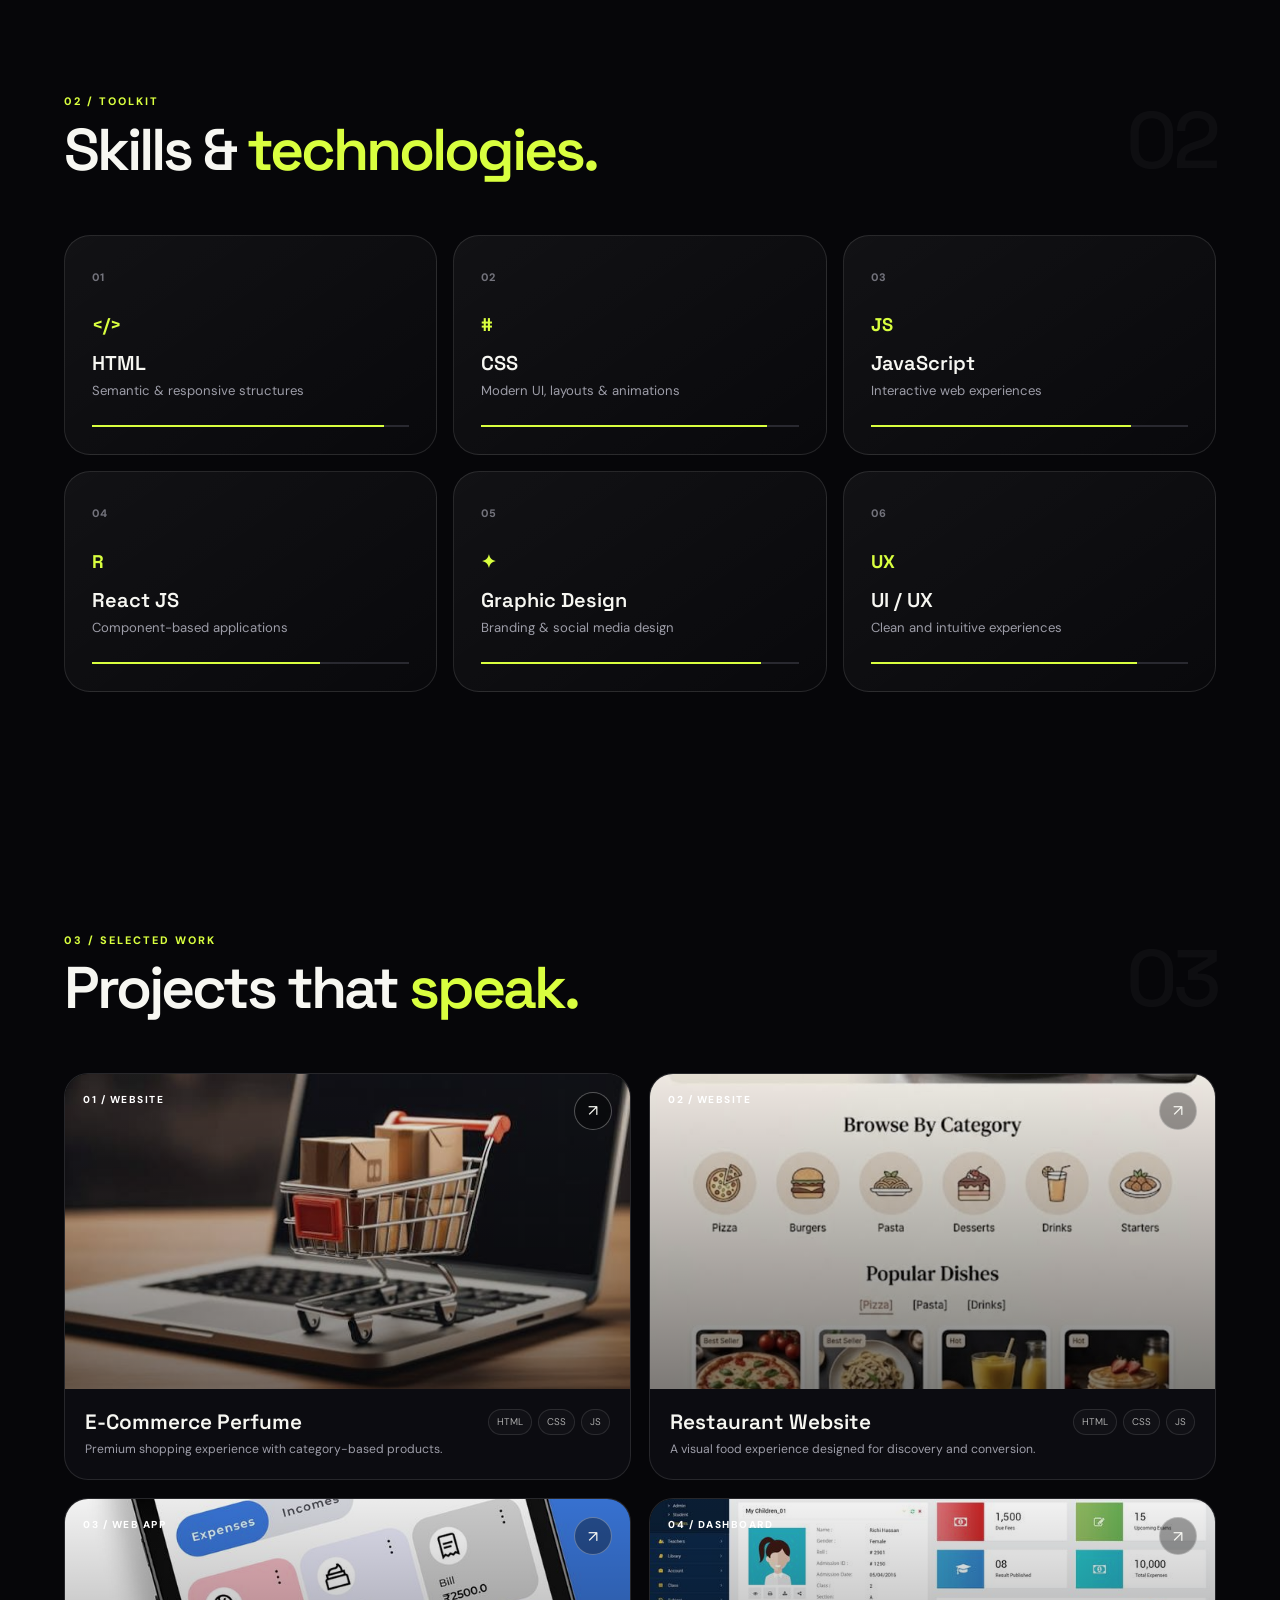
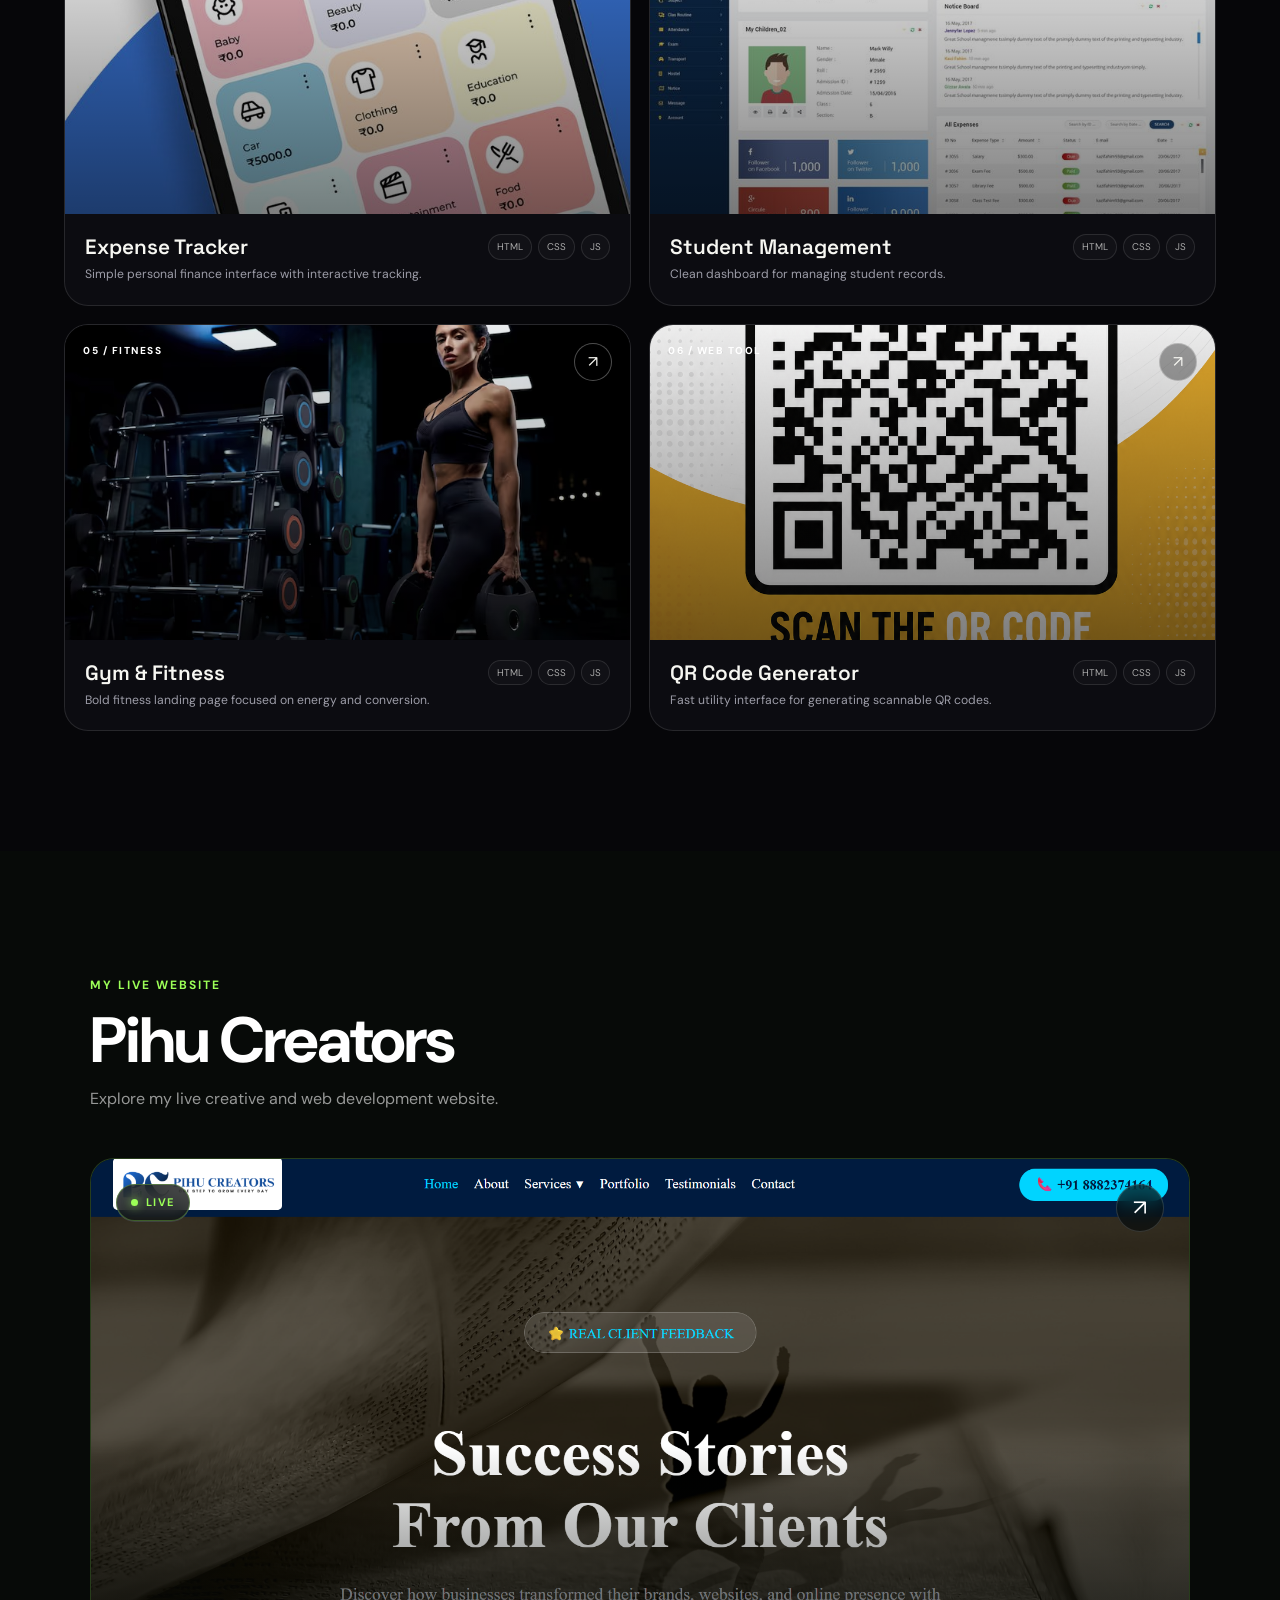
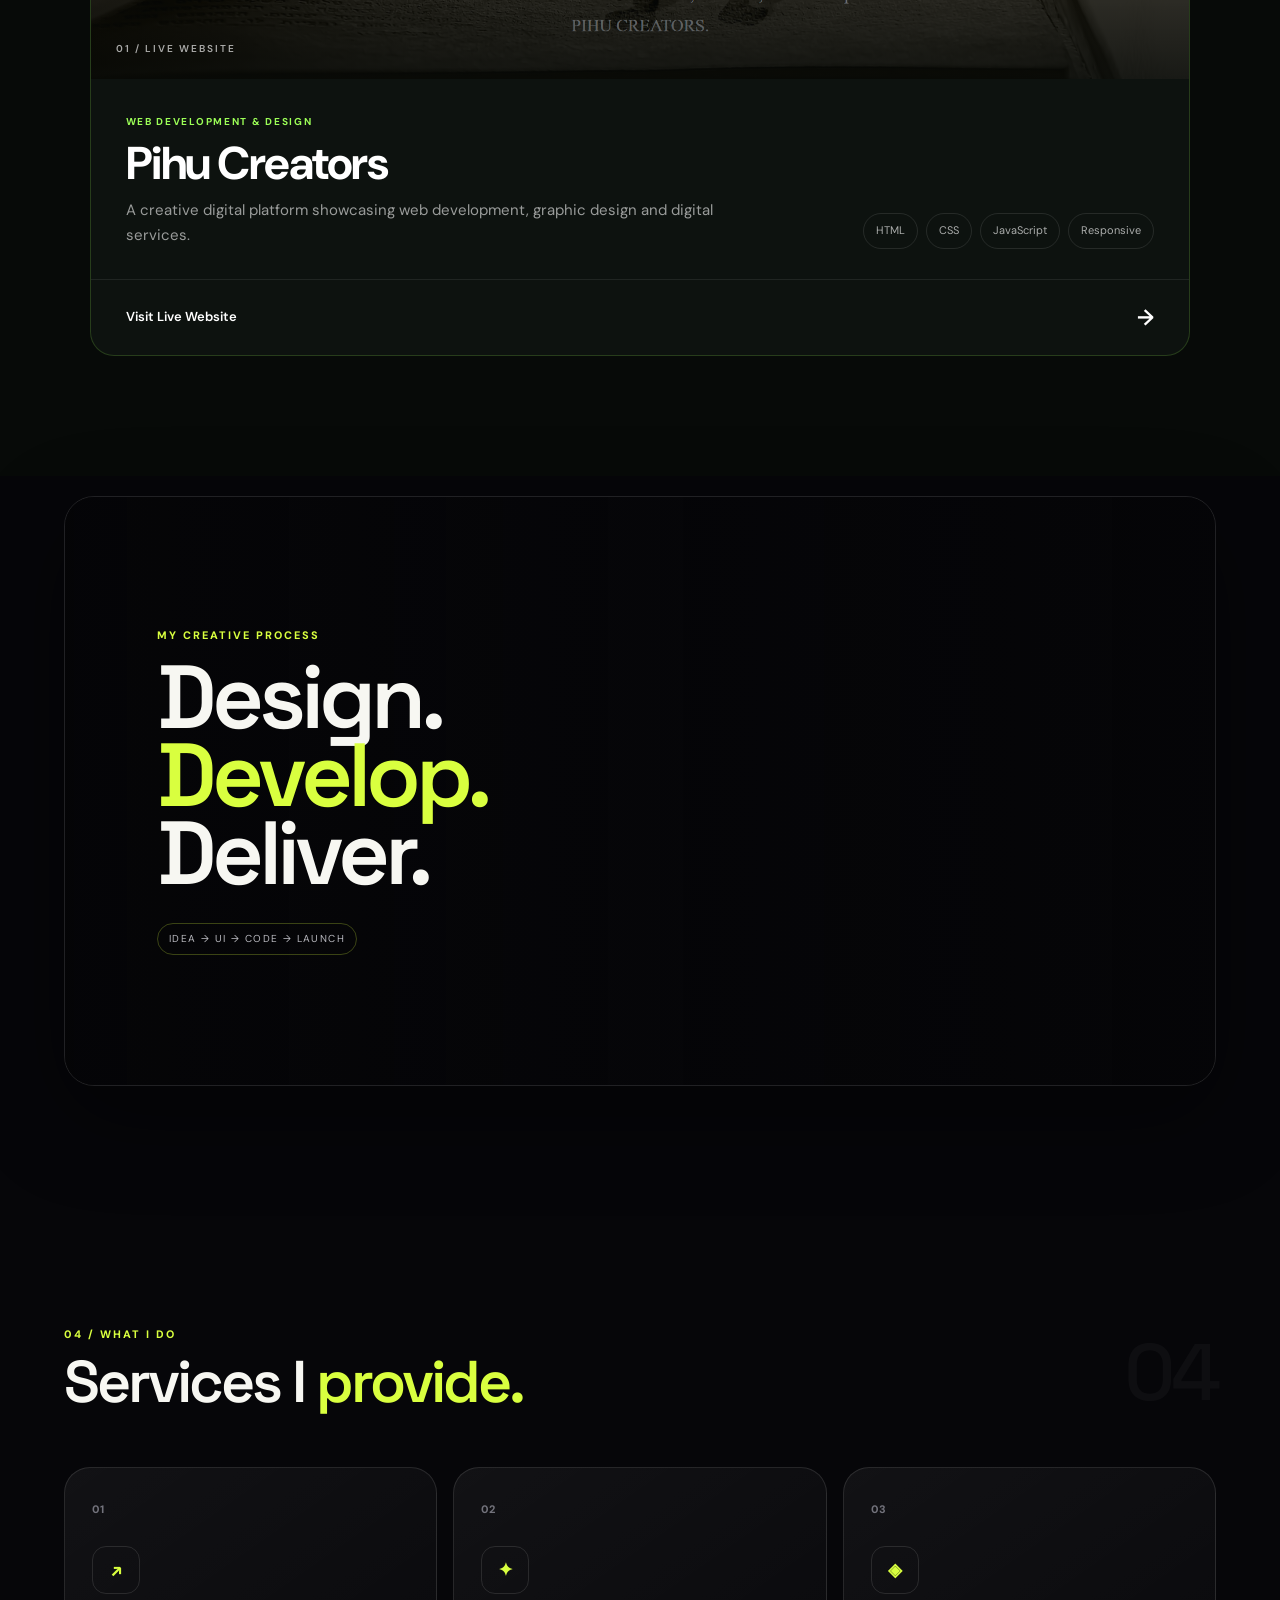
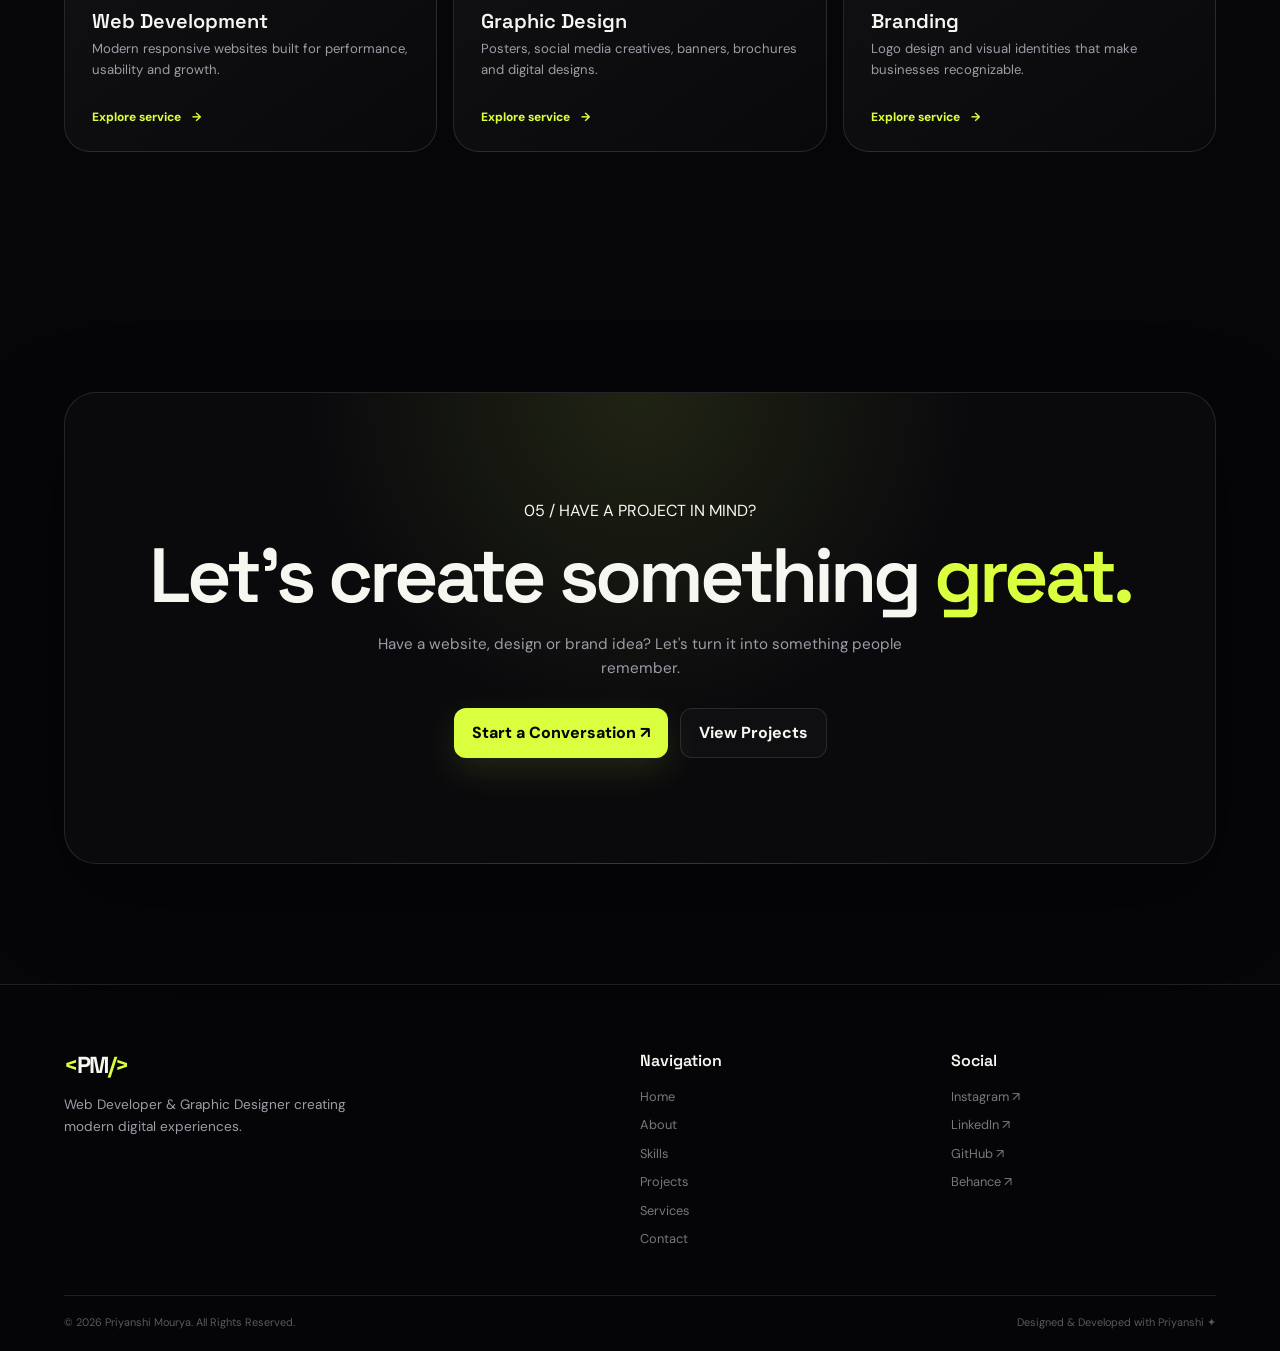
<file: Dice  Portfolio/website develop portfolio.html>
<!DOCTYPE html>
<html lang="en">

<head>
    <meta charset="UTF-8">
    <meta name="viewport" content="width=device-width, initial-scale=1.0">

    <meta name="description"
        content="Priyanshi Mourya — Web Developer & Graphic Designer portfolio.">

    <title>Priyanshi Mourya | Web Developer & Designer</title>

    <link rel="preconnect" href="https://fonts.googleapis.com">
    <link rel="preconnect" href="https://fonts.gstatic.com" crossorigin>

    <link
        href="https://fonts.googleapis.com/css2?family=DM+Sans:wght@400;500;600;700&family=Space+Grotesk:wght@500;600;700&display=swap"
        rel="stylesheet">

    <link rel="stylesheet" href="website develop portfolio.css">
</head>


<body>

    <!-- =========================
         PAGE LOADER
    ========================== -->

    <div class="page-loader" aria-hidden="true">
        <div class="loader-inner">
            <span class="loader-mark">PM</span>
            <strong>Priyanshi Mourya</strong>

            <div class="loader-line">
                <span></span>
            </div>
        </div>
    </div>


    <!-- =========================
         EFFECTS
    ========================== -->

    <div class="cursor-glow" aria-hidden="true"></div>
    <div class="noise" aria-hidden="true"></div>


    <!-- =========================
         NAVBAR
    ========================== -->

    <header class="navbar" id="navbar">

        <div class="nav-container">

            <a href="#home"
                class="logo"
                aria-label="Priyanshi Mourya home">

                <span>&lt;</span>Priyanshi Mourya<span>/&gt;</span>

            </a>


            <nav id="siteNav" aria-label="Primary navigation">

                <a href="#home" class="active">Home</a>
                <a href="#about">About</a>
                <a href="#skills">Skills</a>
                <a href="#projects">Projects</a>
                <a href="#services">Services</a>
                <a href="contact web portfolio.html">Contact</a>

            </nav>


            <a href="contact web portfolio.html" class="nav-btn">
                Let's Talk <span>↗</span>
            </a>


            <button
                class="menu-btn"
                id="menuBtn"
                aria-label="Open menu"
                aria-expanded="false"
                aria-controls="siteNav">

                <span></span>
                <span></span>
                <span></span>

            </button>

        </div>

    </header>


    <!-- =========================
         MAIN
    ========================== -->

    <main>


        <!-- =========================
             HERO
        ========================== -->

        <section class="hero" id="home">

            <div class="hero-bg"></div>
            <div class="hero-grid"></div>

            <div class="hero-orb orb-a"></div>
            <div class="hero-orb orb-b"></div>


            <div class="hero-container">

                <div class="hero-content reveal">

                    <div class="hero-badge">
                        <span></span>
                        AVAILABLE FOR FREELANCE & COLLABORATIONS
                    </div>


                    <p class="eyebrow">
                        <i></i>
                        WEB DEVELOPER + DESIGNER
                    </p>


                    <h1>
                        I build <em>digital</em><br>
                        experiences.
                    </h1>


                    <p class="hero-description">
                        I'm Priyanshi Mourya — a Web Developer & Graphic Designer
                        creating modern websites, visual identities and digital
                        experiences that help ideas stand out.
                    </p>


                    <div class="hero-buttons">

                        <a href="#projects" class="primary-btn">
                            View My Work <span>↗</span>
                        </a>

                        <a href="#contact" class="secondary-btn">
                            Let's Connect
                        </a>

                    </div>


                    <div class="hero-stats" aria-label="Portfolio highlights">

                        <div>
                            <strong data-count="10">10+</strong>
                            <span>Projects</span>
                        </div>

                        <div>
                            <strong data-count="6">6+</strong>
                            <span>Core Skills</span>
                        </div>

                        <div>
                            <strong>100%</strong>
                            <span>Creative</span>
                        </div>

                    </div>

                </div>


                <!-- HERO VISUAL -->

                <div class="hero-visual reveal reveal-delay">

                    <div class="visual-ring ring-one"></div>
                    <div class="visual-ring ring-two"></div>


                    <div class="profile-card">

                        <div class="profile-top">
                            <span>PRIYANSHI / 01</span>
                            <b>✦</b>
                        </div>


                        <img
                            src="images web portfolio/Profile image.jpeg"
                            alt="Priyanshi Mourya">


                        <div class="profile-bottom">

                            <div>
                                <strong>Creative Developer</strong>
                                <span>Delhi, India</span>
                            </div>

                            <span class="profile-arrow">↗</span>

                        </div>

                    </div>


                    <div class="floating-card card-one">
                        <span>✦</span>
                        Creative
                    </div>


                    <div class="floating-card card-two">
                        <span>&lt;/&gt;</span>
                        Developer
                    </div>

                </div>

            </div>


            <a class="scroll-down" href="#about">
                <span></span>
                Scroll to explore
            </a>

        </section>


        <!-- =========================
             ABOUT
        ========================== -->

        <section class="section about reveal" id="about">

            <div class="section-heading">

                <div>
                    <p>01 / ABOUT</p>

                    <h2>
                        Turning ideas into
                        <span>digital reality.</span>
                    </h2>
                </div>

                <span class="heading-number">01</span>

            </div>


            <div class="about-grid">

                <div class="about-copy">

                    <p class="lead">
                        I’m Priyanshi Mourya, combining creativity with technology
    to create beautiful, functional and memorable websites
    and visual experiences.
                    </p>

                    <p>
                        From frontend development to graphic design and branding,
                        I focus on building digital experiences that feel modern,
                        clear and purposeful.
                    </p>

                    <a href="#contact" class="text-link">
                        Let's work together <span>↗</span>
                    </a>

                </div>


                <div class="about-box">

                    <article>
                        <span>01</span>

                        <div>
                            <h3>Creative</h3>
                            <p>Designing distinctive visual experiences.</p>
                        </div>

                        <b>↗</b>
                    </article>


                    <article>
                        <span>02</span>

                        <div>
                            <h3>Developer</h3>
                            <p>Building responsive modern websites.</p>
                        </div>

                        <b>↗</b>
                    </article>


                    <article>
                        <span>03</span>

                        <div>
                            <h3>Problem Solver</h3>
                            <p>Turning ideas into useful products.</p>
                        </div>

                        <b>↗</b>
                    </article>

                </div>

            </div>

        </section>


        <!-- =========================
             SKILLS
        ========================== -->

        <section class="section skills reveal" id="skills">

            <div class="section-heading">

                <div>
                    <p>02 / TOOLKIT</p>

                    <h2>
                        Skills &
                        <span>technologies.</span>
                    </h2>
                </div>

                <span class="heading-number">02</span>

            </div>


            <div class="skills-grid">

                <article class="skill-card">

                    <span>01</span>

                    <div class="skill-icon">
                        &lt;/&gt;
                    </div>

                    <h3>HTML</h3>

                    <p>Semantic & responsive structures</p>

                    <div class="skill-line">
                        <i style="--level: 92%;"></i>
                    </div>

                </article>


                <article class="skill-card">

                    <span>02</span>

                    <div class="skill-icon">
                        #
                    </div>

                    <h3>CSS</h3>

                    <p>Modern UI, layouts & animations</p>

                    <div class="skill-line">
                        <i style="--level: 90%;"></i>
                    </div>

                </article>


                <article class="skill-card">

                    <span>03</span>

                    <div class="skill-icon">
                        JS
                    </div>

                    <h3>JavaScript</h3>

                    <p>Interactive web experiences</p>

                    <div class="skill-line">
                        <i style="--level: 82%;"></i>
                    </div>

                </article>


                <article class="skill-card">

                    <span>04</span>

                    <div class="skill-icon">
                        R
                    </div>

                    <h3>React JS</h3>

                    <p>Component-based applications</p>

                    <div class="skill-line">
                        <i style="--level: 72%;"></i>
                    </div>

                </article>


                <article class="skill-card">

                    <span>05</span>

                    <div class="skill-icon">
                        ✦
                    </div>

                    <h3>Graphic Design</h3>

                    <p>Branding & social media design</p>

                    <div class="skill-line">
                        <i style="--level: 88%;"></i>
                    </div>

                </article>


                <article class="skill-card">

                    <span>06</span>

                    <div class="skill-icon">
                        UX
                    </div>

                    <h3>UI / UX</h3>

                    <p>Clean and intuitive experiences</p>

                    <div class="skill-line">
                        <i style="--level: 84%;"></i>
                    </div>

                </article>

            </div>

        </section>


        <!-- =========================
             PROJECTS
        ========================== -->

        <section class="section projects reveal" id="projects">

            <div class="section-heading">

                <div>
                    <p>03 / SELECTED WORK</p>

                    <h2>
                        Projects that
                        <span>speak.</span>
                    </h2>
                </div>

                <span class="heading-number">03</span>

            </div>


            <div class="project-grid">


                <!-- PROJECT 01 -->

                <article class="project-card">

                    <a
                        href="https://priyanshimourya0120x.github.io/Perfume/"
                        target="_blank"
                        rel="noopener noreferrer">

                        <div class="project-image">

                            <img
                                src="images web portfolio/e-commerce.jpeg"
                                alt="Perfume e-commerce website">

                            <span class="project-open">↗</span>

                            <small>01 / WEBSITE</small>

                        </div>


                        <div class="project-info">

                            <div>

                                <h3>E-Commerce Perfume</h3>

                                <p>
                                    Premium shopping experience with
                                    category-based products.
                                </p>

                            </div>


                            <div class="tags">
                                <span>HTML</span>
                                <span>CSS</span>
                                <span>JS</span>
                            </div>

                        </div>

                    </a>

                </article>


                <!-- PROJECT 02 -->

                <article class="project-card">

                    <a
                        href="https://priyanshimourya0120x.github.io/99.9resturant/"
                        target="_blank"
                        rel="noopener noreferrer">

                        <div class="project-image">

                            <img
                                src="images web portfolio/resturant website.jpeg"
                                alt="Restaurant website">

                            <span class="project-open">↗</span>

                            <small>02 / WEBSITE</small>

                        </div>


                        <div class="project-info">

                            <div>

                                <h3>Restaurant Website</h3>

                                <p>
                                    A visual food experience designed for
                                    discovery and conversion.
                                </p>

                            </div>


                            <div class="tags">
                                <span>HTML</span>
                                <span>CSS</span>
                                <span>JS</span>
                            </div>

                        </div>

                    </a>

                </article>


                <!-- PROJECT 03 -->

                <article class="project-card">

                    <a
                        href="https://priyanshimourya0120x.github.io/Expense-Tracker-Green/"
                        target="_blank"
                        rel="noopener noreferrer">

                        <div class="project-image">

                            <img
                                src="images web portfolio/Expense Tracker.jpeg"
                                alt="Expense tracker web app">

                            <span class="project-open">↗</span>

                            <small>03 / WEB APP</small>

                        </div>


                        <div class="project-info">

                            <div>

                                <h3>Expense Tracker</h3>

                                <p>
                                    Simple personal finance interface with
                                    interactive tracking.
                                </p>

                            </div>


                            <div class="tags">
                                <span>HTML</span>
                                <span>CSS</span>
                                <span>JS</span>
                            </div>

                        </div>

                    </a>

                </article>


                <!-- PROJECT 04 -->

                <article class="project-card">

                    <a
                        href="https://priyanshimourya0120x.github.io/Student-Management-/"
                        target="_blank"
                        rel="noopener noreferrer">

                        <div class="project-image">

                            <img
                                src="images web portfolio/School Management System.jpeg"
                                alt="Student management dashboard">

                            <span class="project-open">↗</span>

                            <small>04 / DASHBOARD</small>

                        </div>


                        <div class="project-info">

                            <div>

                                <h3>Student Management</h3>

                                <p>
                                    Clean dashboard for managing student records.
                                </p>

                            </div>


                            <div class="tags">
                                <span>HTML</span>
                                <span>CSS</span>
                                <span>JS</span>
                            </div>

                        </div>

                    </a>

                </article>


                <!-- PROJECT 05 -->

                <article class="project-card">

                    <a
                        href="https://priyanshimourya0120x.github.io/Gym-Website/"
                        target="_blank"
                        rel="noopener noreferrer">

                        <div class="project-image">

                            <img
                                src="images web portfolio/gym image.avif"
                                alt="Gym and fitness website">

                            <span class="project-open">↗</span>

                            <small>05 / FITNESS</small>

                        </div>


                        <div class="project-info">

                            <div>

                                <h3>Gym & Fitness</h3>

                                <p>
                                    Bold fitness landing page focused on
                                    energy and conversion.
                                </p>

                            </div>


                            <div class="tags">
                                <span>HTML</span>
                                <span>CSS</span>
                                <span>JS</span>
                            </div>

                        </div>

                    </a>

                </article>


                <!-- PROJECT 06 -->

                <article class="project-card">

                    <a
                        href="https://priyanshimourya0120x.github.io/QR-GEnerator/"
                        target="_blank"
                        rel="noopener noreferrer">

                        <div class="project-image">

                            <img
                                src="images web portfolio/QR generator.png"
                                alt="QR code generator">

                            <span class="project-open">↗</span>

                            <small>06 / WEB TOOL</small>

                        </div>


                        <div class="project-info">

                            <div>

                                <h3>QR Code Generator</h3>

                                <p>
                                    Fast utility interface for generating
                                    scannable QR codes.
                                </p>

                            </div>


                            <div class="tags">
                                <span>HTML</span>
                                <span>CSS</span>
                                <span>JS</span>
                            </div>

                        </div>

                    </a>

                </article>

            </div>

        </section>

        <!-- LIVE WEBSITE  -->

        <!-- =========================================
     PIHU CREATORS — LIVE WEBSITE SECTION
========================================= -->

<section class="live-site-section" id="live-website">

    <div class="live-site-container">

        <!-- Section Heading -->
        <div class="live-site-heading">

            <span class="live-site-label">
                MY LIVE WEBSITE
            </span>

            <h2>
                Pihu Creators
            </h2>

            <p>
                Explore my live creative and web development website.
            </p>

        </div>


        <!-- Live Website Card -->
        <article class="live-site-card">

            <a
                href="https://www.pihucreators.in/"
                target="_blank"
                rel="noopener noreferrer"
                class="live-site-link"
            >

                <!-- Website Preview -->
                <div class="live-site-preview">

                    <img
                        src="images web portfolio/pihucreators.png"
                        alt="Pihu Creators live website preview"
                    >

                    <!-- Live Badge -->
                    <span class="live-badge">
                        <span class="live-dot"></span>
                        LIVE
                    </span>

                    <!-- Open Icon -->
                    <span class="live-open">
                        ↗
                    </span>

                    <small>
                        01 / LIVE WEBSITE
                    </small>

                </div>


                <!-- Website Information -->
                <div class="live-site-info">

                    <div class="live-site-content">

                        <span class="live-site-category">
                            WEB DEVELOPMENT & DESIGN
                        </span>

                        <h3>
                            Pihu Creators
                        </h3>

                        <p>
                            A creative digital platform showcasing web
                            development, graphic design and digital services.
                        </p>

                    </div>


                    <!-- Technologies -->
                    <div class="live-site-tags">

                        <span>HTML</span>
                        <span>CSS</span>
                        <span>JavaScript</span>
                        <span>Responsive</span>

                    </div>

                </div>


                <!-- Visit Button -->
                <div class="live-site-footer">

                    <span>
                        Visit Live Website
                    </span>

                    <span class="visit-arrow">
                        →
                    </span>

                </div>

            </a>

        </article>

    </div>

</section>


        <!-- =========================
             VIDEO SHOWCASE
        ========================== -->

        <section class="showcase reveal">

            <div class="video-container">

                <video
                    autoplay
                    muted
                    loop
                    playsinline
                    preload="metadata">

                    <source
                        src="images web portfolio/coding vedio.mp4"
                        type="video/mp4">

                </video>


                <div class="video-overlay">

                    <p>MY CREATIVE PROCESS</p>

                    <h2>
                        Design.<br>
                        <span>Develop.</span><br>
                        Deliver.
                    </h2>

                    <span class="process-pill">
                        IDEA → UI → CODE → LAUNCH
                    </span>

                </div>

            </div>

        </section>


        <!-- =========================
             SERVICES
        ========================== -->

        <section class="section services reveal" id="services">

            <div class="section-heading">

                <div>

                    <p>04 / WHAT I DO</p>

                    <h2>
                        Services I
                        <span>provide.</span>
                    </h2>

                </div>

                <span class="heading-number">04</span>

            </div>


            <div class="services-grid">


                <article class="service-card">

                    <span>01</span>

                    <div class="service-icon">
                        ↗
                    </div>

                    <h3>Web Development</h3>

                    <p>
                        Modern responsive websites built for performance,
                        usability and growth.
                    </p>

                    <a href="contact web portfolio.html">
                        Explore service <b>→</b>
                    </a>

                </article>


                <article class="service-card">

                    <span>02</span>

                    <div class="service-icon">
                        ✦
                    </div>

                    <h3>Graphic Design</h3>

                    <p>
                        Posters, social media creatives, banners,
                        brochures and digital designs.
                    </p>

                    <a href="contact web portfolio.html">
                        Explore service <b>→</b>
                    </a>

                </article>


                <article class="service-card">

                    <span>03</span>

                    <div class="service-icon">
                        ◈
                    </div>

                    <h3>Branding</h3>

                    <p>
                        Logo design and visual identities that make
                        businesses recognizable.
                    </p>

                    <a href="contact web portfolio.html">
                        Explore service <b>→</b>
                    </a>

                </article>

            </div>

        </section>


        <!-- =========================
             CONTACT
        ========================== -->

        <section class="section contact reveal" id="contact">

            <div class="contact-box">

                <div class="contact-glow"></div>

                <p>05 / HAVE A PROJECT IN MIND?</p>

                <h2>
                    Let's create something
                    <span>great.</span>
                </h2>

                <p class="contact-copy">
                    Have a website, design or brand idea?
                    Let's turn it into something people remember.
                </p>


            <div class="contact-actions">
    <a href="https://wa.me/919310688455?text=Hello%20Priyanshi%2C%20I%20would%20like%20to%20discuss%20a%20project%20with%20you." 
   class="primary-btn" 
   target="_blank" 
   rel="noopener">
    Start a Conversation ↗
</a>

                    <a
                        href="#projects"
                        class="secondary-btn">

                        View Projects

                    </a>

                </div>

            </div>

        </section>

    </main>


    <!-- =========================
         FOOTER
    ========================== -->

    <footer>

        <div class="footer-container">


            <div class="footer-brand">

                <a href="#home" class="logo">
                    <span>&lt;</span>PM<span>/&gt;</span>
                </a>

                <p>
                    Web Developer & Graphic Designer creating
                    modern digital experiences.
                </p>

            </div>


            <div class="footer-links">

                <h4>Navigation</h4>

                <a href="#home">Home</a>
                <a href="#about">About</a>
                <a href="#skills">Skills</a>
                <a href="#projects">Projects</a>
                <a href="#services">Services</a>
                <a href="contact web portfolio.html">Contact</a>

            </div>


            <div class="footer-links">

                <h4>Social</h4>

                <a
                    href="https://www.instagram.com/pihucreators/"
                    target="_blank"
                    rel="noopener noreferrer">

                    Instagram ↗

                </a>


                <a
                    href="https://www.linkedin.com/in/priyanshi-mourya-14b76635b"
                    target="_blank"
                    rel="noopener noreferrer">

                    LinkedIn ↗

                </a>


                <a href="#" aria-label="GitHub">
                    GitHub ↗
                </a>


                <a href="#" aria-label="Behance">
                    Behance ↗
                </a>

            </div>

        </div>


        <div class="footer-bottom">

            <span>
                © 2026 Priyanshi Mourya. All Rights Reserved.
            </span>

            <span>
                Designed & Developed with Priyanshi ✦
            </span>

        </div>

    </footer>


    <!-- =========================
         BACK TO TOP
    ========================== -->

    <button
        class="back-top"
        id="backTop"
        aria-label="Back to top">

        ↑

    </button>


    <!-- =========================
         JAVASCRIPT
    ========================== -->

    <script src="website develop script.js"></script>

</body>

</html>
</file>
<file: CSS FOLDER/style.css>
/* =========================================

   PIHU CREATORS — FUTURE DIGITAL STUDIO

   ========================================= */



:root {

  --bg: #070b17;

  --bg-soft: #0b1020;

  --card: rgba(17, 24, 45, 0.78);

  --card-solid: #10172a;

  --text: #f4f7ff;

  --muted: #a0abc2;

  --cyan: #49e8ff;

  --purple: #a78bfa;

  --pink: #fb7be5;

  --border: rgba(164, 185, 255, 0.15);

  --gradient: linear-gradient(110deg, #49e8ff, #a78bfa 55%, #fb7be5);

  --radius: 22px;

  --container: 1160px;

}



* {

  margin: 0;

  padding: 0;

  box-sizing: border-box;

}



html {

  scroll-behavior: smooth;

  scroll-padding-top: 90px;

}



body {

  background: var(--bg);

  color: var(--text);

  font-family: "Inter", sans-serif;

  line-height: 1.7;

  overflow-x: hidden;

}



body.menu-open {

  overflow: hidden;

}



::selection {

  background: rgba(73, 232, 255, 0.3);

  color: white;

}



a {

  color: inherit;

  text-decoration: none;

}



button,

input,

select,

textarea {

  font: inherit;

}



button,

a {

  -webkit-tap-highlight-color: transparent;

}



button:focus-visible,

a:focus-visible,

input:focus-visible,

select:focus-visible,

textarea:focus-visible {

  outline: 2px solid var(--cyan);

  outline-offset: 4px;

}



img {

  max-width: 100%;

  display: block;

}



.container {

  width: min(var(--container), calc(100% - 44px));

  margin-inline: auto;

}



.section {

  padding: 110px 0;

  position: relative;

}



.gradient-text {

  background: var(--gradient);

  background-clip: text;

  -webkit-background-clip: text;

  color: transparent;

}



.ambient {

  position: absolute;

  width: 420px;

  height: 420px;

  border-radius: 50%;

  filter: blur(120px);

  opacity: 0.12;

  pointer-events: none;

  z-index: -1;

}



.ambient-one {

  top: 180px;

  left: -200px;

  background: #6d5dfc;

}



.ambient-two {

  top: 750px;

  right: -220px;

  background: #16cce7;

}



/* NAVIGATION */



.header {

  position: fixed;

  inset: 0 0 auto;

  z-index: 1000;

  background: rgba(7, 11, 23, 0.72);

  backdrop-filter: blur(20px);

  -webkit-backdrop-filter: blur(20px);

  border-bottom: 1px solid transparent;

  transition: border-color 0.3s, background 0.3s;

}



.header.scrolled {

  background: rgba(7, 11, 23, 0.94);

  border-color: var(--border);

}



.navbar {

  min-height: 78px;

  display: flex;

  align-items: center;

  justify-content: space-between;

  gap: 25px;

}


/* 
.logo {

  display: inline-flex;

  align-items: center;

  gap: 10px;

  font-family: "Space Grotesk", sans-serif;

  font-weight: 700;

  font-size: 1.32rem;

  letter-spacing: -0.7px;

  white-space: nowrap;

}



.logo-icon {

  width: 36px;

  height: 36px;

  display: grid;

  place-items: center;

  border-radius: 12px;

  background: var(--gradient);

  color: #08101b;

  box-shadow: 0 0 25px rgba(73, 232, 255, 0.16);

}
 */

.logo {
  display: inline-flex;
  align-items: center;
  text-decoration: none;
}

.logo img {
  height: 45px;
  width: auto;
  max-width: 180px;
  object-fit: contain;
  display: block;
}

/* Mobile responsive */
@media (max-width: 768px) {
  .logo img {
    height: 36px;
    max-width: 145px;
  }
}

.nav-links {

  display: flex;

  align-items: center;

  gap: 28px;

}



.nav-link {

  font-size: 0.87rem;

  color: var(--muted);

  transition: color 0.25s;

}



.nav-link:hover,

.nav-link.active {

  color: var(--cyan);

}



.menu-toggle {

  display: none;

  width: 42px;

  height: 42px;

  border: 1px solid var(--border);

  background: var(--card);

  color: white;

  border-radius: 12px;

  cursor: pointer;

  font-size: 1.1rem;

}



/* BUTTONS */



.btn {

  display: inline-flex;

  align-items: center;

  justify-content: center;

  gap: 11px;

  min-height: 52px;

  padding: 0 24px;

  border-radius: 13px;

  background: var(--gradient);

  color: #080c18;

  font-weight: 800;

  font-size: 0.9rem;

  border: 1px solid transparent;

  cursor: pointer;

  transition: transform 0.25s, box-shadow 0.25s;

}



.btn:hover {

  transform: translateY(-3px);

  box-shadow: 0 12px 35px rgba(73, 232, 255, 0.14);

}



.btn-small {

  min-height: 42px;

  padding: 0 17px;

  font-size: 0.82rem;

}



.btn-outline {

  background: rgba(255, 255, 255, 0.025);

  color: var(--text);

  border-color: var(--border);

}



.btn-outline:hover {

  border-color: rgba(73, 232, 255, 0.5);

  box-shadow: none;

}



/* HERO */



.hero {

  min-height: 790px;

  padding-top: 165px;

  padding-bottom: 40px;

  overflow: hidden;

}



.hero-grid {

  display: grid;

  grid-template-columns: 1.05fr 0.95fr;

  align-items: center;

  gap: 45px;

}



.eyebrow,

.section-tag {

  display: inline-flex;

  align-items: center;

  gap: 10px;

  color: var(--cyan);

  font-size: 0.74rem;

  font-weight: 800;

  letter-spacing: 2px;

  text-transform: uppercase;

}



.eyebrow {

  padding: 10px 14px;

  background: rgba(73, 232, 255, 0.055);

  border: 1px solid rgba(73, 232, 255, 0.16);

  border-radius: 100px;

  margin-bottom: 25px;

}



.status-dot {

  width: 7px;

  height: 7px;

  background: #61f7bc;

  border-radius: 50%;

  box-shadow: 0 0 12px #61f7bc;

}



.hero h1,

.section-heading h2,

.about-content h2,

.contact-content h2,

.cta-panel h2 {

  font-family: "Space Grotesk", sans-serif;

  font-weight: 700;

  letter-spacing: -2.5px;

  line-height: 1.12;

}



.hero h1 {

  font-size: clamp(2.8rem, 5.5vw, 5rem);

  margin-bottom: 25px;

}



.hero-description {

  color: var(--muted);

  font-size: 1.02rem;

  max-width: 560px;

  line-height: 1.9;

}



.hero-actions {

  display: flex;

  align-items: center;

  gap: 13px;

  flex-wrap: wrap;

  margin-top: 32px;

}



.hero-trust {

  display: flex;

  align-items: center;

  gap: 14px;

  margin-top: 40px;

}



.trust-icon {

  display: grid;

  place-items: center;

  width: 43px;

  height: 43px;

  color: var(--cyan);

  background: rgba(73, 232, 255, 0.08);

  border: 1px solid var(--border);

  border-radius: 13px;

}



.hero-trust strong,

.hero-trust span {

  display: block;

}



.hero-trust strong {

  font-size: 0.84rem;

}



.hero-trust span {

  color: var(--muted);

  font-size: 0.76rem;

  margin-top: 2px;

}



/* HERO TECH VISUAL */



.hero-visual {

  min-height: 470px;

  position: relative;

  display: grid;

  place-items: center;

  isolation: isolate;

}



.visual-glow {

  position: absolute;

  width: 260px;

  height: 260px;

  border-radius: 50%;

  background: #6d5dfc;

  filter: blur(110px);

  opacity: 0.3;

}



.orbit {

  position: absolute;

  border: 1px solid rgba(73, 232, 255, 0.18);

  border-radius: 50%;

  transform: rotate(-24deg);

}



.orbit-one {

  width: 420px;

  height: 250px;

}



.orbit-two {

  width: 340px;

  height: 430px;

  transform: rotate(40deg);

  border-color: rgba(167, 139, 250, 0.2);

}



.tech-card {

  background:

    linear-gradient(145deg, rgba(25, 35, 62, 0.94), rgba(10, 15, 31, 0.95));

  border: 1px solid rgba(150, 170, 255, 0.25);

  box-shadow:

    0 35px 90px rgba(0, 0, 0, 0.35),

    inset 0 1px rgba(255, 255, 255, 0.04);

  backdrop-filter: blur(15px);

}



.main-tech-card {

  width: min(360px, 90%);

  min-height: 350px;

  padding: 22px;

  border-radius: 25px;

  transform: rotate(-3deg);

  position: relative;

  z-index: 2;

}



.tech-card-top {

  display: flex;

  align-items: center;

  gap: 6px;

}



.mini-dot {

  width: 7px;

  height: 7px;

  border-radius: 50%;

  background: var(--purple);

}



.mini-dot:first-child {

  background: var(--pink);

}



.mini-dot:nth-child(2) {

  background: #f7ce72;

}



.tech-label {

  margin-left: auto;

  font-size: 0.55rem;

  color: var(--muted);

  letter-spacing: 1px;

}



.tech-symbol {

  width: 100px;

  height: 100px;

  margin: 42px auto 23px;

  display: grid;

  place-items: center;

  font-size: 2.5rem;

  color: #07111c;

  border-radius: 30px;

  background: var(--gradient);

  box-shadow: 0 0 60px rgba(73, 232, 255, 0.14);

  transform: rotate(8deg);

}



.tech-heading {

  text-align: center;

  font-family: "Space Grotesk", sans-serif;

  font-size: 1.25rem;

  font-weight: 700;

  letter-spacing: 1px;

}



.main-tech-card > p {

  text-align: center;

  color: var(--muted);

  font-size: 0.78rem;

  margin-top: 4px;

}



.visual-progress {

  height: 4px;

  margin-top: 27px;

  background: rgba(255, 255, 255, 0.07);

  border-radius: 10px;

  overflow: hidden;

}



.visual-progress span {

  display: block;

  width: 72%;

  height: 100%;

  background: var(--gradient);

  border-radius: inherit;

}



.tech-bottom {

  display: flex;

  justify-content: space-between;

  margin-top: 12px;

  font-size: 0.58rem;

  letter-spacing: 1px;

  color: var(--muted);

}



.online-label {

  color: #61f7bc;

}



.floating-card {

  position: absolute;

  z-index: 3;

  display: flex;

  align-items: center;

  gap: 11px;

  padding: 13px 15px;

  border: 1px solid var(--border);

  border-radius: 15px;

  background: rgba(13, 19, 37, 0.92);

  box-shadow: 0 15px 45px rgba(0, 0, 0, 0.22);

  backdrop-filter: blur(14px);

}



.floating-card strong,

.floating-card small {

  display: block;

}



.floating-card strong {

  font-size: 0.76rem;

}



.floating-card small {

  color: var(--muted);

  font-size: 0.65rem;

  margin-top: 2px;

}



.float-card-one {

  top: 45px;

  right: -5px;

  animation: float 5s ease-in-out infinite;

}



.float-card-two {

  bottom: 35px;

  left: -10px;

  animation: float 5s ease-in-out infinite 1.2s;

}



.float-icon {

  display: grid;

  place-items: center;

  width: 37px;

  height: 37px;

  border-radius: 11px;

}



.float-icon.purple {

  color: var(--purple);

  background: rgba(167, 139, 250, 0.13);

}



.float-icon.cyan {

  color: var(--cyan);

  background: rgba(73, 232, 255, 0.12);

}



@keyframes float {

  0%, 100% {

    transform: translateY(0);

  }

  50% {

    transform: translateY(-9px);

  }

}



.hero-bottom {

  display: flex;

  align-items: center;

  gap: 20px;

  margin-top: 55px;

  color: #6e7a94;

  font-size: 0.67rem;

  font-weight: 700;

  letter-spacing: 2px;

}



.hero-line {

  height: 1px;

  flex: 1;

  background: var(--border);

}



/* ABOUT */



.about-section {

  background: linear-gradient(

    180deg,

    transparent,

    rgba(14, 21, 40, 0.45),

    transparent

  );

}



.about-grid {

  display: grid;

  grid-template-columns: 0.9fr 1.1fr;

  align-items: center;

  gap: 85px;

}



.about-visual {

  min-height: 380px;

  position: relative;

  display: grid;

  place-items: center;

  border: 1px solid var(--border);

  border-radius: 30px;

  background:

    radial-gradient(circle at center, rgba(109, 93, 252, 0.17), transparent 55%),

    rgba(14, 21, 40, 0.45);

  overflow: hidden;

}



.about-visual::before,

.about-visual::after {

  content: "";

  position: absolute;

  width: 230px;

  height: 230px;

  border: 1px solid rgba(73, 232, 255, 0.14);

  border-radius: 50%;

}



.about-visual::after {

  width: 300px;

  height: 300px;

  border-color: rgba(167, 139, 250, 0.15);

}



.about-orb {

  width: 155px;

  height: 155px;

  display: grid;

  place-items: center;

  border-radius: 40px;

  background: var(--gradient);

  box-shadow: 0 0 80px rgba(109, 93, 252, 0.2);

  transform: rotate(-10deg);

  z-index: 1;

}



.orb-inner {

  width: 137px;

  height: 137px;

  display: grid;

  place-items: center;

  border-radius: 34px;

  background: #0d1326;

  color: var(--cyan);

  font-size: 3.5rem;

}



.about-badge {

  position: absolute;

  z-index: 2;

  display: flex;

  align-items: center;

  gap: 9px;

  padding: 11px 14px;

  font-size: 0.76rem;

  border-radius: 12px;

  background: #111a30;

  border: 1px solid var(--border);

  box-shadow: 0 12px 35px rgba(0, 0, 0, 0.2);

}



.about-badge i {

  color: var(--cyan);

}



.badge-top {

  top: 42px;

  right: 15px;

}



.badge-bottom {

  bottom: 40px;

  left: 15px;

}



.about-content h2 {

  font-size: clamp(2.2rem, 4vw, 3.4rem);

  margin: 17px 0 24px;

}



.about-content > p {

  color: var(--muted);

  font-size: 0.94rem;

  margin-bottom: 17px;

}



.about-points {

  display: grid;

  gap: 12px;

  margin: 25px 0;

}



.about-points div {

  display: flex;

  align-items: center;

  gap: 11px;

  color: #dbe4f5;

  font-size: 0.88rem;

}



.about-points i {

  color: var(--cyan);

}



.text-link {

  display: inline-flex;

  align-items: center;

  gap: 10px;

  color: var(--cyan);

  font-size: 0.88rem;

  font-weight: 700;

}



.text-link i,

.service-link i {

  transition: transform 0.25s;

}



.text-link:hover i,

.service-link:hover i {

  transform: translateX(5px);

}



/* SECTION HEADINGS */



.section-heading {

  max-width: 730px;

  text-align: center;

  margin: 0 auto 55px;

}



.section-heading h2 {

  font-size: clamp(2.15rem, 4.5vw, 3.4rem);

  margin: 17px 0;

}



.section-heading p {

  max-width: 620px;

  margin: 0 auto;

  color: var(--muted);

  font-size: 0.94rem;

}



/* SERVICES */



.services-section {

  background: rgba(12, 18, 34, 0.38);

}



.services-grid {

  display: grid;

  grid-template-columns: repeat(4, minmax(0, 1fr));

  gap: 18px;

}



.service-card {

  display: flex;

  flex-direction: column;

  padding: 25px 21px;

  border: 1px solid var(--border);

  border-radius: var(--radius);

  background: var(--card);

  position: relative;

  overflow: hidden;

  transition:

    transform 0.3s,

    border-color 0.3s,

    background 0.3s,

    box-shadow 0.3s;

}



.service-card::before {

  content: "";

  position: absolute;

  inset: 0 0 auto;

  height: 2px;

  background: var(--gradient);

  transform: scaleX(0);

  transform-origin: left;

  transition: transform 0.3s;

}



.service-card:hover {

  transform: translateY(-7px);

  border-color: rgba(73, 232, 255, 0.35);

  background: rgba(20, 29, 52, 0.96);

  box-shadow: 0 20px 55px rgba(0, 0, 0, 0.2);

}



.service-card:hover::before {

  transform: scaleX(1);

}



.service-icon {

  width: 49px;

  height: 49px;

  display: grid;

  place-items: center;

  border-radius: 15px;

  font-size: 1.25rem;

  margin-bottom: 20px;

}



.service-icon.purple {

  color: #bca6ff;

  background: rgba(167, 139, 250, 0.13);

}



.service-icon.pink {

  color: #ff93e9;

  background: rgba(251, 123, 229, 0.12);

}



.service-icon.cyan {

  color: var(--cyan);

  background: rgba(73, 232, 255, 0.11);

}



.service-icon.orange {

  color: #ffb36c;

  background: rgba(255, 179, 108, 0.12);

}



.service-icon.green {

  color: #6df5b5;

  background: rgba(109, 245, 181, 0.12);

}



.service-icon.blue {

  color: #7caeff;

  background: rgba(124, 174, 255, 0.12);

}



.service-number {

  color: #73809b;

  font-size: 0.65rem;

  letter-spacing: 1.5px;

  font-weight: 700;

}



.service-card h3 {

  font-family: "Space Grotesk", sans-serif;

  font-size: 1.17rem;

  line-height: 1.35;

  margin: 11px 0;

}



.service-card > p {

  color: var(--muted);

  font-size: 0.82rem;

  line-height: 1.8;

  margin-bottom: 17px;

}



.service-card ul {

  list-style: none;

  display: grid;

  gap: 8px;

  margin-bottom: 24px;

}



.service-card li {

  display: flex;

  align-items: flex-start;

  gap: 8px;

  color: #c4cde0;

  font-size: 0.76rem;

}



.service-card li::before {

  content: "↗";

  color: var(--cyan);

}



.service-link {

  display: inline-flex;

  align-items: center;

  gap: 9px;

  color: var(--cyan);

  font-size: 0.78rem;

  font-weight: 700;

  margin-top: auto;

}



/* BENEFITS */



.benefits-grid {

  display: grid;

  grid-template-columns: repeat(4, minmax(0, 1fr));

  gap: 18px;

}



.benefit-card {

  padding: 30px 23px;

  border: 1px solid var(--border);

  border-radius: 20px;

  background: rgba(16, 23, 42, 0.58);

  transition: transform 0.3s, border-color 0.3s;

}



.benefit-card:hover {

  transform: translateY(-5px);

  border-color: rgba(167, 139, 250, 0.4);

}



.benefit-icon {

  width: 46px;

  height: 46px;

  display: grid;

  place-items: center;

  border-radius: 14px;

  color: var(--cyan);

  background: rgba(73, 232, 255, 0.09);

  margin-bottom: 20px;

  font-size: 1.15rem;

}



.benefit-card h3 {

  font-family: "Space Grotesk", sans-serif;

  font-size: 1.08rem;

  margin-bottom: 9px;

}



.benefit-card p {

  color: var(--muted);

  font-size: 0.83rem;

}



/* PROCESS */



.process-section {

  background: rgba(12, 18, 34, 0.38);

}



.process-grid {

  display: grid;

  grid-template-columns: repeat(4, minmax(0, 1fr));

  gap: 18px;

}



.process-card {

  position: relative;

  padding: 27px 23px;

  border: 1px solid var(--border);

  border-radius: 20px;

  background: rgba(16, 23, 42, 0.65);

}



.process-number {

  position: absolute;

  top: 18px;

  right: 20px;

  font-family: "Space Grotesk", sans-serif;

  font-size: 1.8rem;

  color: rgba(167, 139, 250, 0.3);

  font-weight: 700;

}



.process-icon {

  display: grid;

  place-items: center;

  width: 48px;

  height: 48px;

  color: var(--cyan);

  border-radius: 14px;

  background: rgba(73, 232, 255, 0.09);

  margin-bottom: 23px;

}



.process-card h3 {

  font-family: "Space Grotesk", sans-serif;

  font-size: 1.12rem;

  margin-bottom: 10px;

}



.process-card p {

  color: var(--muted);

  font-size: 0.83rem;

}



/* CTA */



.cta-panel {

  position: relative;

  overflow: hidden;

  padding: 75px 25px;

  text-align: center;

  border: 1px solid rgba(167, 139, 250, 0.25);

  border-radius: 30px;

  background:

    radial-gradient(circle at 10% 10%, rgba(73, 232, 255, 0.09), transparent 30%),

    radial-gradient(circle at 90% 90%, rgba(251, 123, 229, 0.1), transparent 30%),

    linear-gradient(135deg, #111a30, #0c1224);

}



.cta-panel > *:not(.cta-decoration) {

  position: relative;

  z-index: 1;

}



.cta-panel h2 {

  font-size: clamp(2.3rem, 5vw, 4rem);

  margin: 18px 0;

}



.cta-panel > p {

  max-width: 590px;

  color: var(--muted);

  margin: 0 auto 28px;

  font-size: 0.94rem;

}



.cta-decoration {

  position: absolute;

  border: 1px solid rgba(73, 232, 255, 0.13);

  border-radius: 50%;

  pointer-events: none;

}



.decoration-one {

  width: 300px;

  height: 300px;

  top: -200px;

  left: -100px;

}



.decoration-two {

  width: 350px;

  height: 350px;

  right: -200px;

  bottom: -240px;

}



/* CONTACT */



.contact-grid {

  display: grid;

  grid-template-columns: 0.9fr 1.1fr;

  align-items: start;

  gap: 70px;

}



.contact-content h2 {

  font-size: clamp(2.2rem, 4vw, 3.4rem);

  margin: 18px 0;

}



.contact-content > p {

  color: var(--muted);

  font-size: 0.92rem;

  margin-bottom: 30px;

}



.contact-details {

  display: grid;

  gap: 12px;

}



.contact-detail {

  display: flex;

  align-items: center;

  gap: 14px;

  padding: 15px;

  border: 1px solid var(--border);

  border-radius: 15px;

  background: rgba(16, 23, 42, 0.55);

  transition: border-color 0.25s, transform 0.25s;

}



.contact-detail:hover {

  border-color: rgba(73, 232, 255, 0.4);

  transform: translateX(4px);

}



.contact-icon {

  display: grid;

  place-items: center;

  flex-shrink: 0;

  width: 43px;

  height: 43px;

  border-radius: 13px;

  color: var(--cyan);

  background: rgba(73, 232, 255, 0.09);

  font-size: 1.15rem;

}



.contact-detail strong,

.contact-detail small {

  display: block;

}



.contact-detail strong {

  font-size: 0.86rem;

}



.contact-detail small {

  color: var(--muted);

  font-size: 0.74rem;

  overflow-wrap: anywhere;

}



.detail-arrow {

  color: #77839e;

  font-size: 0.8rem;

  margin-left: auto;

}



/* CONTACT FORM */



.contact-form-wrap {

  padding: 30px;

  border: 1px solid var(--border);

  border-radius: 24px;

  background: var(--card);

}



.form-heading {

  margin-bottom: 25px;

}



.form-heading h3 {

  font-family: "Space Grotesk", sans-serif;

  font-size: 1.4rem;

}



.form-heading p {

  color: var(--muted);

  font-size: 0.82rem;

  margin-top: 5px;

}



.form-row {

  display: grid;

  grid-template-columns: 1fr 1fr;

  gap: 15px;

}



.form-group {

  display: grid;

  gap: 8px;

  margin-bottom: 18px;

}



.form-group label {

  color: #e4eafb;

  font-size: 0.8rem;

  font-weight: 600;

}



.form-group input,

.form-group select,

.form-group textarea {

  width: 100%;

  min-width: 0;

  padding: 13px 14px;

  border-radius: 11px;

  border: 1px solid rgba(164, 185, 255, 0.18);

  background: rgba(5, 9, 20, 0.65);

  color: var(--text);

  font-size: 0.84rem;

  outline: none;

  transition: border-color 0.25s, box-shadow 0.25s;

}



.form-group input::placeholder,

.form-group textarea::placeholder {

  color: #6f7c96;

}



.form-group select {

  color-scheme: dark;

}



.form-group input:focus,

.form-group select:focus,

.form-group textarea:focus {

  border-color: var(--cyan);

  box-shadow: 0 0 0 3px rgba(73, 232, 255, 0.08);

}



.form-group textarea {

  resize: vertical;

  min-height: 120px;

}



.form-submit {

  width: 100%;

}



.form-note {

  display: flex;

  align-items: center;

  justify-content: center;

  gap: 7px;

  color: #7d89a2;

  font-size: 0.72rem;

  margin-top: 15px;

}



/* FOOTER */



.footer {

  padding: 65px 0 0;

  border-top: 1px solid var(--border);

  background: rgba(5, 8, 17, 0.65);

}



.footer-main {

  display: grid;

  grid-template-columns: 1.4fr 0.8fr 1fr 0.9fr;

  gap: 45px;

  padding-bottom: 50px;

}



.footer-brand > p {

  max-width: 290px;

  color: var(--muted);

  font-size: 0.83rem;

  margin: 18px 0;

}



.social-links {

  display: flex;

  gap: 10px;

}



.social-links a {

  display: grid;

  place-items: center;

  width: 39px;

  height: 39px;

  border-radius: 12px;

  border: 1px solid var(--border);

  color: var(--muted);

  transition: color 0.25s, border-color 0.25s, transform 0.25s;

}



.social-links a:hover {

  color: var(--cyan);

  border-color: rgba(73, 232, 255, 0.4);

  transform: translateY(-3px);

}



.footer-column {

  display: flex;

  flex-direction: column;

  align-items: flex-start;

  gap: 11px;

}



.footer-column h4 {

  font-family: "Space Grotesk", sans-serif;

  font-size: 0.94rem;

  margin-bottom: 7px;

}



.footer-column a {

  color: var(--muted);

  font-size: 0.78rem;

  transition: color 0.25s;

}



.footer-column a:hover {

  color: var(--cyan);

}



.footer-bottom {

  display: flex;

  align-items: center;

  justify-content: space-between;

  gap: 20px;

  padding: 22px 0;

  border-top: 1px solid var(--border);

  color: #7f8aa2;

  font-size: 0.76rem;

}



.footer-bottom a {

  color: var(--cyan);

}



/* FLOATING WHATSAPP */



.floating-whatsapp {

  position: fixed;

  right: 22px;

  bottom: 22px;

  z-index: 900;

  width: 54px;

  height: 54px;

  display: grid;

  place-items: center;

  color: #07110c;

  background: #39e58c;

  border-radius: 50%;

  font-size: 1.7rem;

  box-shadow: 0 8px 30px rgba(57, 229, 140, 0.22);

  transition: transform 0.25s;

}



.floating-whatsapp:hover {

  transform: translateY(-4px) scale(1.04);

}



/* SCROLL REVEAL */



.reveal {

  opacity: 0;

  transform: translateY(22px);

  transition: opacity 0.7s ease, transform 0.7s ease;

}



.reveal.visible {

  opacity: 1;

  transform: translateY(0);

}



/* RESPONSIVE TABLET */



@media (max-width: 1050px) {

  .nav-links {

    gap: 17px;

  }



  .hero-grid {

    gap: 20px;

  }



  .hero h1 {

    font-size: clamp(2.7rem, 5vw, 4rem);

  }



  .services-grid {

    grid-template-columns: repeat(2, minmax(0, 1fr));

  }



  .benefits-grid,

  .process-grid {

    grid-template-columns: repeat(2, minmax(0, 1fr));

  }



  .about-grid {

    gap: 45px;

  }



  .contact-grid {

    gap: 35px;

  }



  .footer-main {

    grid-template-columns: repeat(2, minmax(0, 1fr));

  }

}



/* RESPONSIVE MOBILE */



@media (max-width: 760px) {

  .container {

    width: min(100% - 32px, var(--container));

  }



  .section {

    padding: 78px 0;

  }



  .navbar {

    min-height: 70px;

  }



  .logo {

    font-size: 1.18rem;

  }



  .menu-toggle {

    display: grid;

    place-items: center;

  }



  .nav-links {

    position: fixed;

    top: 70px;

    left: 0;

    right: 0;

    display: flex;

    flex-direction: column;

    align-items: stretch;

    gap: 0;

    padding: 12px 20px 22px;

    background: rgba(7, 11, 23, 0.98);

    border-bottom: 1px solid var(--border);

    transform: translateY(-12px);

    opacity: 0;

    visibility: hidden;

    pointer-events: none;

    transition: opacity 0.25s, transform 0.25s, visibility 0.25s;

    max-height: calc(100dvh - 70px);

    overflow-y: auto;

  }



  .nav-links.open {

    opacity: 1;

    visibility: visible;

    pointer-events: auto;

    transform: translateY(0);

  }



  .nav-link {

    padding: 13px 5px;

    border-bottom: 1px solid rgba(164, 185, 255, 0.08);

  }



  .nav-cta {

    margin-top: 15px;

    width: 100%;

  }



  .hero {

    padding-top: 125px;

    min-height: auto;

  }



  .hero-grid {

    grid-template-columns: 1fr;

  }



  .hero-content {

    text-align: center;

  }



  .hero h1 {

    font-size: clamp(2.6rem, 10vw, 4.2rem);

    letter-spacing: -2px;

  }



  .hero-description {

    margin-inline: auto;

    font-size: 0.93rem;

  }



  .eyebrow {

    font-size: 0.64rem;

    letter-spacing: 1.2px;

  }



  .hero-actions {

    justify-content: center;

  }



  .hero-trust {

    justify-content: center;

    text-align: left;

  }



  .hero-visual {

    min-height: 410px;

    margin-top: 15px;

  }



  .main-tech-card {

    width: min(330px, 83%);

    min-height: 320px;

  }



  .tech-symbol {

    margin-top: 32px;

  }



  .orbit-one {

    width: 320px;

    height: 210px;

  }



  .orbit-two {

    width: 270px;

    height: 360px;

  }



  .float-card-one {

    right: -2px;

    top: 20px;

  }



  .float-card-two {

    left: -2px;

    bottom: 12px;

  }



  .floating-card {

    padding: 10px;

    gap: 8px;

  }



  .floating-card strong {

    font-size: 0.67rem;

  }



  .floating-card small {

    font-size: 0.58rem;

  }



  .float-icon {

    width: 32px;

    height: 32px;

  }



  .hero-bottom {

    margin-top: 25px;

    gap: 10px;

    font-size: 0.56rem;

    letter-spacing: 1px;

  }



  .about-grid,

  .contact-grid {

    grid-template-columns: 1fr;

    gap: 35px;

  }



  .about-visual {

    min-height: 310px;

  }



  .about-content h2,

  .contact-content h2 {

    font-size: clamp(2.2rem, 8vw, 3.2rem);

  }



  .section-heading {

    margin-bottom: 38px;

  }



  .section-heading h2 {

    font-size: clamp(2rem, 7.5vw, 3rem);

    letter-spacing: -1.5px;

  }



  .section-heading p {

    font-size: 0.87rem;

  }



  .services-grid {

    grid-template-columns: 1fr;

    gap: 15px;

  }



  .service-card {

    padding: 24px;

  }



  .benefits-grid,

  .process-grid {

    grid-template-columns: 1fr;

    gap: 14px;

  }



  .benefit-card,

  .process-card {

    padding: 25px;

  }



  .cta-panel {

    padding: 58px 20px;

  }



  .cta-panel h2 {

    font-size: clamp(2.25rem, 9vw, 3.4rem);

    letter-spacing: -1.6px;

  }



  .cta-panel > p {

    font-size: 0.87rem;

  }



  .contact-form-wrap {

    padding: 22px 17px;

  }



  .form-row {

    grid-template-columns: 1fr;

    gap: 0;

  }



  .footer-main {

    grid-template-columns: 1fr 1fr;

    gap: 35px 20px;

  }



  .footer-brand {

    grid-column: 1 / -1;

  }



  .footer-bottom {

    align-items: flex-start;

    flex-direction: column;

    gap: 8px;

  }



  .floating-whatsapp {

    width: 49px;

    height: 49px;

    right: 15px;

    bottom: 15px;

  }

}



/* SMALL MOBILE */



@media (max-width: 380px) {

  .container {

    width: calc(100% - 26px);

  }



  .hero-actions {

    flex-direction: column;

    align-items: stretch;

  }



  .hero-actions .btn {

    width: 100%;

  }



  .floating-card {

    max-width: 190px;

  }



  .hero-bottom {

    flex-wrap: wrap;

    justify-content: center;

  }



  .hero-line {

    min-width: 25px;

  }



  .footer-main {

    grid-template-columns: 1fr;

  }



  .footer-brand {

    grid-column: auto;

  }

}



/* REDUCED MOTION ACCESSIBILITY */



@media (prefers-reduced-motion: reduce) {

  *,

  *::before,

  *::after {

    scroll-behavior: auto !important;

    animation-duration: 0.01ms !important;

    animation-iteration-count: 1 !important;

    transition-duration: 0.01ms !important;

  }



  .reveal {

    opacity: 1;

    transform: none;

  }

}


/* =========================================
   NAVIGATION DROPDOWN — matches the HTML
   ========================================= */

.nav-dropdown {
  position: relative;
  display: flex;
  align-items: center;
}

.dropdown-toggle {
  display: inline-flex;
  align-items: center;
  gap: 8px;
  padding: 8px 0;
  border: 0;
  background: transparent;
  color: var(--muted);
  cursor: pointer;
  white-space: nowrap;
}

.dropdown-toggle:hover,
.nav-dropdown.open > .dropdown-toggle,
.nav-dropdown:focus-within > .dropdown-toggle {
  color: var(--cyan);
}

.dropdown-arrow {
  font-size: 0.65rem;
  transition: transform 0.25s ease;
}

.nav-dropdown.open .dropdown-arrow,
.nav-dropdown:focus-within .dropdown-arrow {
  transform: rotate(180deg);
}

.dropdown-menu {
  position: absolute;
  top: calc(100% + 14px);
  left: -18px;
  z-index: 1100;
  display: grid;
  gap: 4px;
  width: 255px;
  padding: 10px;
  border: 1px solid var(--border);
  border-radius: 16px;
  background: rgba(10, 16, 32, 0.98);
  box-shadow: 0 22px 55px rgba(0, 0, 0, 0.35);
  backdrop-filter: blur(18px);
  opacity: 0;
  visibility: hidden;
  pointer-events: none;
  transform: translateY(8px);
  transition: opacity 0.2s ease, transform 0.2s ease, visibility 0.2s ease;
}

.nav-dropdown.open .dropdown-menu,
.nav-dropdown:focus-within .dropdown-menu {
  opacity: 1;
  visibility: visible;
  pointer-events: auto;
  transform: translateY(0);
}

.dropdown-menu a {
  display: flex;
  align-items: center;
  gap: 11px;
  padding: 11px 12px;
  border-radius: 10px;
  color: var(--muted);
  font-size: 0.82rem;
  line-height: 1.4;
  transition: color 0.2s ease, background 0.2s ease;
}

.dropdown-menu a i {
  width: 18px;
  color: var(--cyan);
  text-align: center;
}

.dropdown-menu a:hover,
.dropdown-menu a:focus-visible {
  color: var(--text);
  background: rgba(73, 232, 255, 0.08);
}

/* Navbar spacing for the longer navigation */
@media (min-width: 761px) {
  .navbar {
    gap: 20px;
  }

  .nav-links {
    gap: clamp(12px, 1.7vw, 25px);
  }

  .nav-link {
    white-space: nowrap;
  }

  .nav-cta {
    flex-shrink: 0;
  }
}

/* Dropdown inside the mobile navigation panel */
@media (max-width: 760px) {
  .nav-dropdown {
    display: block;
    width: 100%;
  }

  .dropdown-toggle {
    display: flex;
    justify-content: space-between;
    width: 100%;
    padding: 13px 5px;
    border-bottom: 1px solid rgba(164, 185, 255, 0.08);
    text-align: left;
  }

  .dropdown-menu {
    position: static;
    display: none;
    width: 100%;
    margin: 4px 0 8px;
    padding: 7px;
    border: 1px solid rgba(164, 185, 255, 0.1);
    border-radius: 12px;
    background: rgba(255, 255, 255, 0.025);
    box-shadow: none;
    opacity: 1;
    visibility: visible;
    pointer-events: auto;
    transform: none;
    transition: none;
  }

  .nav-dropdown.open .dropdown-menu,
  .nav-dropdown:focus-within .dropdown-menu {
    display: grid;
  }

  .dropdown-menu a {
    padding: 11px 10px;
    white-space: normal;
  }

  .nav-links .nav-link {
    display: flex;
    align-items: center;
    min-height: 44px;
  }
}

/* Keep long footer service names readable */
.footer-column a {
  line-height: 1.6;
  overflow-wrap: anywhere;
}

.footer-column a i {
  width: 17px;
  margin-right: 5px;
  color: var(--cyan);
  text-align: center;
}
</file>
<file: CSS FOLDER/about.css>
/* =========================================
   PIHU CREATORS — ABOUT PAGE
   Shared theme: CSS FOLDER/style.css
========================================= */

.about-hero,
.about-story-section,
.mission-section,
.values-section,
.approach-section,
.about-process-section,
.about-cta-section {
  position: relative;
  overflow: hidden;
}

.logo {
  display: inline-flex;
  align-items: center;
  text-decoration: none;
}

.logo img {
  height: 45px;
  width: auto;
  max-width: 180px;
  object-fit: contain;
  display: block;
}

/* Mobile responsive */
@media (max-width: 768px) {
  .logo img {
    height: 36px;
    max-width: 145px;
  }
}

.about-hero {
  padding-top: 145px;
  padding-bottom: 45px;
}

.about-hero-grid {
  display: grid;
  grid-template-columns: 1.05fr 0.95fr;
  align-items: center;
  gap: 55px;
}

.about-hero-content {
  max-width: 650px;
}

.about-hero-content h1 {
  font-family: "Space Grotesk", sans-serif;
  font-size: clamp(2.7rem, 5.4vw, 4.8rem);
  line-height: 1.08;
  letter-spacing: -2.5px;
  margin: 22px 0;
}

.about-hero-description {
  color: var(--text-muted, #a5aec4);
  font-size: 1.04rem;
  line-height: 1.9;
  max-width: 560px;
  margin-bottom: 28px;
}

.about-hero-actions,
.about-cta-actions {
  display: flex;
  align-items: center;
  flex-wrap: wrap;
  gap: 14px;
}

.about-mini-trust {
  display: flex;
  align-items: center;
  gap: 10px;
  color: var(--text-muted, #a5aec4);
  font-size: 0.88rem;
  margin-top: 30px;
}

.about-mini-trust i {
  color: #42e5c5;
}

/* HERO VISUAL */

.about-hero-visual {
  min-height: 480px;
  position: relative;
  display: flex;
  align-items: center;
  justify-content: center;
  isolation: isolate;
}

.about-visual-glow,
.approach-glow {
  position: absolute;
  width: 330px;
  height: 330px;
  border-radius: 50%;
  background: radial-gradient(
    circle,
    rgba(125, 92, 255, 0.22),
    rgba(35, 185, 255, 0.08) 45%,
    transparent 72%
  );
  filter: blur(15px);
  z-index: -1;
}

.about-visual-orbit {
  position: absolute;
  border: 1px solid rgba(142, 129, 255, 0.22);
  border-radius: 50%;
  pointer-events: none;
}

.orbit-a {
  width: 410px;
  height: 410px;
  transform: rotate(-25deg) scaleY(0.56);
}

.orbit-b {
  width: 360px;
  height: 360px;
  transform: rotate(38deg) scaleY(0.7);
  border-color: rgba(51, 211, 255, 0.2);
}

.about-studio-card {
  width: min(100%, 365px);
  position: relative;
  padding: 22px;
  overflow: hidden;
  border-radius: 22px;
  border: 1px solid rgba(143, 137, 255, 0.28);
  background: linear-gradient(
    145deg,
    rgba(25, 33, 62, 0.96),
    rgba(10, 15, 33, 0.97)
  );
  box-shadow:
    0 25px 85px rgba(0, 0, 0, 0.4),
    0 0 45px rgba(117, 83, 255, 0.09);
  backdrop-filter: blur(18px);
  z-index: 2;
}

.about-studio-card::before {
  content: "";
  position: absolute;
  top: -130px;
  right: -100px;
  width: 230px;
  height: 230px;
  border-radius: 50%;
  background: rgba(93, 79, 255, 0.12);
  filter: blur(35px);
  pointer-events: none;
}

.about-studio-top {
  display: flex;
  align-items: center;
  justify-content: space-between;
  gap: 12px;
  color: #929db8;
  font-size: 0.66rem;
  letter-spacing: 1.1px;
}

.studio-dots {
  display: flex;
  gap: 5px;
}

.studio-dots span {
  width: 7px;
  height: 7px;
  background: #7f8aa8;
  border-radius: 50%;
}

.studio-dots span:first-child {
  background: #b29aff;
}

.about-main-symbol {
  width: 100px;
  height: 100px;
  display: grid;
  place-items: center;
  margin: 37px auto 25px;
  border: 1px solid rgba(164, 145, 255, 0.55);
  border-radius: 28px;
  background: linear-gradient(
    140deg,
    rgba(120, 81, 255, 0.26),
    rgba(40, 196, 255, 0.12)
  );
  box-shadow: 0 0 50px rgba(124, 92, 255, 0.17);
  transform: rotate(-5deg);
}

.about-main-symbol i {
  font-size: 3rem;
  background: linear-gradient(130deg, #c5a5ff, #56e6ff);
  -webkit-background-clip: text;
  background-clip: text;
  color: transparent;
}

.studio-overline {
  display: block;
  text-align: center;
  color: #9ca8c4;
  font-size: 0.67rem;
  letter-spacing: 2px;
  margin-bottom: 12px;
}

.about-studio-card h2 {
  font-family: "Space Grotesk", sans-serif;
  text-align: center;
  font-size: clamp(1.8rem, 4vw, 2.5rem);
  line-height: 1.2;
  margin: 0;
}

.about-studio-card > p {
  text-align: center;
  color: #9da8c3;
  font-size: 0.88rem;
  margin: 12px 0 24px;
}

.studio-services {
  display: grid;
  grid-template-columns: repeat(3, 1fr);
  gap: 9px;
}

.studio-services span {
  display: flex;
  align-items: center;
  justify-content: center;
  gap: 7px;
  padding: 11px 6px;
  font-size: 0.75rem;
  color: #d9e2f8;
  border: 1px solid rgba(139, 153, 190, 0.15);
  border-radius: 10px;
  background: rgba(255, 255, 255, 0.035);
}

.studio-services i {
  color: #a995ff;
}

.studio-status {
  display: flex;
  justify-content: space-between;
  align-items: center;
  gap: 12px;
  margin-top: 25px;
  padding-top: 17px;
  border-top: 1px solid rgba(148, 163, 195, 0.16);
  color: #8592ae;
  font-size: 0.64rem;
  letter-spacing: 1px;
}

.studio-status span:first-child i {
  color: #47e5bb;
  font-size: 0.48rem;
  margin-right: 5px;
}

.about-floating-card {
  position: absolute;
  z-index: 3;
  display: flex;
  align-items: center;
  gap: 12px;
  padding: 13px 16px;
  background: rgba(15, 21, 43, 0.95);
  border: 1px solid rgba(141, 151, 192, 0.22);
  border-radius: 14px;
  box-shadow: 0 14px 40px rgba(0, 0, 0, 0.25);
  backdrop-filter: blur(12px);
}

.about-floating-card strong,
.about-floating-card small {
  display: block;
}

.about-floating-card strong {
  color: #f1f4ff;
  font-size: 0.79rem;
}

.about-floating-card small {
  color: #8f9bb6;
  font-size: 0.67rem;
  margin-top: 4px;
}

.floating-card-icon {
  width: 39px;
  height: 39px;
  display: grid;
  place-items: center;
  border-radius: 11px;
  background: rgba(135, 104, 255, 0.16);
  color: #b8a0ff;
  flex-shrink: 0;
}

.floating-tech .floating-card-icon {
  background: rgba(41, 205, 242, 0.12);
  color: #50dcf4;
}

.floating-design {
  top: 65px;
  right: -8px;
}

.floating-tech {
  bottom: 48px;
  left: -22px;
}

.about-hero-bottom {
  display: flex;
  align-items: center;
  justify-content: center;
  gap: 22px;
  margin-top: 45px;
  padding-top: 24px;
  border-top: 1px solid rgba(143, 154, 187, 0.13);
  color: #7f8ba7;
  font-size: 0.69rem;
  font-weight: 700;
  letter-spacing: 2px;
}

.about-hero-line {
  height: 1px;
  width: 40px;
  background: linear-gradient(90deg, transparent, #7668d9, transparent);
}

/* STORY */

.about-story-section {
  padding-top: 105px;
  padding-bottom: 105px;
}

.about-story-grid {
  display: grid;
  grid-template-columns: 0.9fr 1.1fr;
  gap: 85px;
  align-items: center;
}

.about-story-visual {
  min-height: 465px;
  position: relative;
  display: grid;
  place-items: center;
  isolation: isolate;
}

.story-grid-pattern {
  position: absolute;
  inset: 20px;
  z-index: -1;
  opacity: 0.35;
  background-image:
    linear-gradient(rgba(126, 119, 255, 0.13) 1px, transparent 1px),
    linear-gradient(90deg, rgba(126, 119, 255, 0.13) 1px, transparent 1px);
  background-size: 29px 29px;
  mask-image: radial-gradient(ellipse, #000 25%, transparent 75%);
}

.story-main-card {
  position: relative;
  width: min(100%, 390px);
  padding: 32px;
  border: 1px solid rgba(146, 131, 255, 0.24);
  border-radius: 23px;
  background: linear-gradient(
    145deg,
    rgba(24, 31, 59, 0.95),
    rgba(10, 15, 31, 0.97)
  );
  box-shadow: 0 25px 70px rgba(0, 0, 0, 0.24);
}

.story-label {
  font-size: 0.7rem;
  font-weight: 700;
  letter-spacing: 2px;
  color: #b4a2ff;
}

.story-icon-wrap {
  width: 75px;
  height: 75px;
  margin: 28px 0;
  display: grid;
  place-items: center;
  border-radius: 21px;
  background: linear-gradient(
    135deg,
    rgba(143, 102, 255, 0.22),
    rgba(43, 199, 255, 0.13)
  );
  border: 1px solid rgba(149, 133, 255, 0.25);
}

.story-icon-wrap i {
  font-size: 2rem;
  color: #c4adff;
}

.story-main-card h3 {
  font-family: "Space Grotesk", sans-serif;
  font-size: 1.85rem;
  line-height: 1.3;
  margin: 0 0 15px;
}

.story-main-card > p {
  color: var(--text-muted, #a5aec4);
  line-height: 1.8;
  font-size: 0.92rem;
}

.story-card-footer {
  display: flex;
  justify-content: space-between;
  align-items: center;
  padding-top: 22px;
  margin-top: 25px;
  border-top: 1px solid rgba(148, 163, 195, 0.15);
  color: #9ba7c2;
  font-size: 0.68rem;
  letter-spacing: 1.3px;
}

.story-card-footer i {
  color: #9b87ff;
}

.story-decoration {
  position: absolute;
  width: 70px;
  height: 70px;
  border-radius: 18px;
  transform: rotate(20deg);
  z-index: -1;
}

.story-decoration-one {
  top: 25px;
  right: 30px;
  border: 1px solid rgba(63, 218, 255, 0.35);
}

.story-decoration-two {
  bottom: 22px;
  left: 28px;
  background: linear-gradient(
    135deg,
    rgba(126, 86, 255, 0.18),
    rgba(49, 207, 244, 0.08)
  );
}

.about-story-content h2,
.approach-content h2 {
  font-family: "Space Grotesk", sans-serif;
  font-size: clamp(2rem, 4vw, 3.15rem);
  line-height: 1.2;
  letter-spacing: -1.4px;
  margin: 18px 0 24px;
}

.about-story-content > p,
.approach-content > p {
  color: var(--text-muted, #a5aec4);
  line-height: 1.9;
  font-size: 0.96rem;
  margin-bottom: 17px;
}

.about-story-content .text-link {
  display: inline-flex;
  align-items: center;
  gap: 10px;
  margin-top: 14px;
}

/* MISSION & VISION */

.mission-section {
  padding-top: 95px;
  padding-bottom: 100px;
  background: linear-gradient(
    180deg,
    rgba(16, 23, 46, 0.22),
    rgba(9, 14, 30, 0.4)
  );
  border-top: 1px solid rgba(139, 150, 187, 0.08);
  border-bottom: 1px solid rgba(139, 150, 187, 0.08);
}

.mission-grid {
  display: grid;
  grid-template-columns: repeat(2, minmax(0, 1fr));
  gap: 25px;
  margin-top: 45px;
}

.mission-card {
  position: relative;
  padding: 34px;
  overflow: hidden;
  border: 1px solid rgba(141, 152, 190, 0.16);
  border-radius: 19px;
  background: rgba(17, 24, 46, 0.66);
  transition:
    transform 0.3s ease,
    border-color 0.3s ease,
    background 0.3s ease;
}

.mission-card:hover {
  transform: translateY(-7px);
  border-color: rgba(157, 136, 255, 0.45);
  background: rgba(22, 30, 57, 0.85);
}

.mission-icon {
  width: 58px;
  height: 58px;
  display: grid;
  place-items: center;
  border-radius: 16px;
  margin-bottom: 25px;
  font-size: 1.35rem;
}

.mission-purple {
  color: #b9a4ff;
  background: rgba(135, 97, 255, 0.15);
  border: 1px solid rgba(147, 119, 255, 0.23);
}

.mission-cyan {
  color: #52def6;
  background: rgba(40, 205, 235, 0.1);
  border: 1px solid rgba(40, 205, 235, 0.2);
}

.mission-number {
  color: #8e9ab6;
  font-size: 0.68rem;
  font-weight: 700;
  letter-spacing: 1.8px;
}

.mission-card h3 {
  font-family: "Space Grotesk", sans-serif;
  font-size: 1.55rem;
  line-height: 1.35;
  margin: 14px 0;
}

.mission-card > p {
  color: var(--text-muted, #a5aec4);
  line-height: 1.85;
  font-size: 0.92rem;
  max-width: 480px;
}

.mission-bottom-line {
  height: 2px;
  width: 75px;
  margin-top: 28px;
  border-radius: 10px;
  background: linear-gradient(90deg, #9b79ff, #43dff5);
}

/* VALUES */

.values-section {
  padding-top: 105px;
  padding-bottom: 105px;
}

.values-grid {
  display: grid;
  grid-template-columns: repeat(4, minmax(0, 1fr));
  gap: 20px;
  margin-top: 45px;
}

.value-card {
  padding: 27px 23px;
  border-radius: 17px;
  border: 1px solid rgba(141, 152, 190, 0.15);
  background: rgba(17, 23, 43, 0.62);
  transition:
    transform 0.3s ease,
    border-color 0.3s ease;
}

.value-card:hover {
  transform: translateY(-6px);
  border-color: rgba(145, 126, 255, 0.43);
}

.value-icon {
  width: 52px;
  height: 52px;
  display: grid;
  place-items: center;
  border-radius: 14px;
  font-size: 1.2rem;
  margin-bottom: 23px;
}

.value-purple {
  color: #bca6ff;
  background: rgba(139, 102, 255, 0.15);
}

.value-cyan {
  color: #55e0f4;
  background: rgba(47, 202, 233, 0.12);
}

.value-orange {
  color: #ffb36c;
  background: rgba(255, 155, 65, 0.12);
}

.value-green {
  color: #61e9bb;
  background: rgba(64, 222, 167, 0.12);
}

.value-card h3 {
  font-family: "Space Grotesk", sans-serif;
  font-size: 1.15rem;
  margin-bottom: 12px;
}

.value-card p {
  color: var(--text-muted, #a5aec4);
  line-height: 1.8;
  font-size: 0.85rem;
}

/* OUR APPROACH */

.approach-section {
  padding-top: 100px;
  padding-bottom: 100px;
  background: rgba(12, 18, 37, 0.42);
  border-top: 1px solid rgba(139, 150, 187, 0.08);
  border-bottom: 1px solid rgba(139, 150, 187, 0.08);
}

.approach-grid {
  display: grid;
  grid-template-columns: 1fr 0.95fr;
  gap: 65px;
  align-items: center;
}

.approach-content h2 {
  margin-bottom: 20px;
}

.approach-points {
  display: grid;
  gap: 23px;
  margin: 30px 0;
}

.approach-point {
  display: flex;
  align-items: flex-start;
  gap: 15px;
}

.approach-check {
  width: 32px;
  height: 32px;
  flex: 0 0 32px;
  display: grid;
  place-items: center;
  border: 1px solid rgba(77, 225, 191, 0.23);
  border-radius: 10px;
  color: #55e5bd;
  background: rgba(63, 222, 180, 0.1);
}

.approach-point h3 {
  font-size: 0.98rem;
  margin: 3px 0 7px;
}

.approach-point p {
  color: var(--text-muted, #a5aec4);
  font-size: 0.86rem;
  line-height: 1.7;
}

.approach-content > .btn {
  margin-top: 5px;
}

/* ORBIT GRAPHIC */

.approach-visual {
  position: relative;
  min-height: 455px;
  display: grid;
  place-items: center;
  isolation: isolate;
}

.approach-orbit {
  position: absolute;
  border: 1px solid rgba(148, 130, 255, 0.25);
  border-radius: 50%;
  pointer-events: none;
}

.approach-orbit-one {
  width: 310px;
  height: 310px;
}

.approach-orbit-two {
  width: 415px;
  height: 230px;
  transform: rotate(-30deg);
  border-color: rgba(51, 212, 244, 0.23);
}

.approach-center {
  width: 125px;
  height: 125px;
  display: flex;
  flex-direction: column;
  justify-content: center;
  align-items: center;
  border-radius: 50%;
  border: 1px solid rgba(157, 140, 255, 0.46);
  background: linear-gradient(
    145deg,
    rgba(37, 40, 82, 0.98),
    rgba(12, 19, 40, 0.98)
  );
  box-shadow:
    0 0 40px rgba(120, 92, 255, 0.2),
    inset 0 0 25px rgba(119, 98, 255, 0.1);
  z-index: 2;
}

.approach-center i {
  font-size: 1.9rem;
  margin-bottom: 7px;
  color: #b8a2ff;
}

.approach-center strong {
  font-family: "Space Grotesk", sans-serif;
  font-size: 0.88rem;
  letter-spacing: 2px;
}

.approach-center span {
  font-size: 0.54rem;
  color: #9ea9c4;
  letter-spacing: 1.6px;
  margin-top: 3px;
}

.approach-node {
  position: absolute;
  width: 100px;
  height: 88px;
  display: flex;
  flex-direction: column;
  align-items: center;
  justify-content: center;
  gap: 10px;
  background: rgba(19, 26, 50, 0.97);
  border: 1px solid rgba(144, 154, 192, 0.24);
  border-radius: 16px;
  box-shadow: 0 12px 30px rgba(0, 0, 0, 0.22);
  z-index: 3;
}

.approach-node i {
  color: #b7a0ff;
  font-size: 1.25rem;
}

.approach-node span {
  font-size: 0.61rem;
  letter-spacing: 1.2px;
  color: #b2bdd4;
  font-weight: 700;
}

.node-one {
  top: 20px;
  left: calc(50% - 50px);
}

.node-two {
  top: 50%;
  right: -2px;
  transform: translateY(-50%);
}

.node-three {
  bottom: 20px;
  left: calc(50% - 50px);
}

.node-four {
  top: 50%;
  left: -2px;
  transform: translateY(-50%);
}

.node-two i {
  color: #55dcf4;
}

.node-three i {
  color: #ffb76e;
}

.node-four i {
  color: #5de6b7;
}

/* PROCESS */

.about-process-section {
  padding-top: 100px;
  padding-bottom: 105px;
}

.about-process-grid {
  display: grid;
  grid-template-columns: repeat(4, minmax(0, 1fr));
  gap: 19px;
  margin-top: 45px;
}

.about-process-card {
  position: relative;
  padding: 28px 23px;
  border-radius: 17px;
  border: 1px solid rgba(141, 152, 190, 0.15);
  background: rgba(16, 23, 44, 0.7);
  transition:
    transform 0.3s ease,
    border-color 0.3s ease;
}

.about-process-card:hover {
  transform: translateY(-6px);
  border-color: rgba(148, 129, 255, 0.45);
}

.about-process-number {
  display: inline-block;
  font-family: "Space Grotesk", sans-serif;
  font-size: 1.8rem;
  font-weight: 700;
  color: rgba(166, 146, 255, 0.48);
}

.about-process-icon {
  width: 50px;
  height: 50px;
  display: grid;
  place-items: center;
  margin: 22px 0;
  border-radius: 14px;
  color: #bba6ff;
  background: rgba(131, 99, 255, 0.13);
  border: 1px solid rgba(145, 120, 255, 0.17);
  font-size: 1.15rem;
}

.about-process-card h3 {
  font-family: "Space Grotesk", sans-serif;
  font-size: 1.12rem;
  margin-bottom: 12px;
}

.about-process-card p {
  color: var(--text-muted, #a5aec4);
  font-size: 0.85rem;
  line-height: 1.8;
}

/* FINAL CTA */

.about-cta-section {
  padding-top: 20px;
  padding-bottom: 110px;
}

.about-cta-panel {
  position: relative;
  isolation: isolate;
  overflow: hidden;
  padding: 75px 35px;
  text-align: center;
  border-radius: 25px;
  border: 1px solid rgba(150, 132, 255, 0.25);
  background: linear-gradient(
    130deg,
    rgba(29, 30, 66, 0.96),
    rgba(13, 22, 45, 0.98) 60%,
    rgba(15, 36, 54, 0.96)
  );
  box-shadow: 0 25px 80px rgba(0, 0, 0, 0.2);
}

.about-cta-panel .section-tag {
  display: inline-block;
}

.about-cta-panel h2 {
  max-width: 800px;
  margin: 23px auto 20px;
  font-family: "Space Grotesk", sans-serif;
  font-size: clamp(2.1rem, 4.8vw, 3.7rem);
  line-height: 1.2;
  letter-spacing: -1.6px;
}

.about-cta-panel > p {
  max-width: 650px;
  margin: 0 auto 30px;
  color: var(--text-muted, #a5aec4);
  line-height: 1.9;
  font-size: 0.96rem;
}

.about-cta-actions {
  justify-content: center;
}

.about-cta-decoration {
  position: absolute;
  z-index: -1;
  width: 300px;
  height: 300px;
  border-radius: 50%;
  filter: blur(70px);
  opacity: 0.28;
  pointer-events: none;
}

.cta-decoration-a {
  top: -180px;
  left: -80px;
  background: #795bff;
}

.cta-decoration-b {
  right: -100px;
  bottom: -190px;
  background: #19bfe7;
}

/* ACCESSIBILITY */

.about-hero a:focus-visible,
.about-story-section a:focus-visible,
.approach-section a:focus-visible,
.about-cta-section a:focus-visible {
  outline: 2px solid #62dff4;
  outline-offset: 5px;
}

/* RESPONSIVE: TABLETS */

@media (max-width: 1100px) {
  .about-hero-grid {
    gap: 30px;
  }

  .about-story-grid {
    gap: 45px;
  }

  .values-grid,
  .about-process-grid {
    grid-template-columns: repeat(2, minmax(0, 1fr));
  }

  .approach-grid {
    gap: 35px;
  }

  .floating-design {
    right: 0;
  }

  .floating-tech {
    left: 0;
  }
}

/* RESPONSIVE: MOBILE */

@media (max-width: 768px) {
  .about-hero {
    padding-top: 115px;
    padding-bottom: 30px;
  }

  .about-hero-grid,
  .about-story-grid,
  .approach-grid {
    grid-template-columns: 1fr;
  }

  .about-hero-grid {
    gap: 20px;
  }

  .about-hero-content {
    text-align: center;
    margin-inline: auto;
  }

  .about-hero-content h1 {
    font-size: clamp(2.35rem, 9vw, 3.6rem);
    letter-spacing: -1.5px;
  }

  .about-hero-description {
    margin-inline: auto;
    font-size: 0.95rem;
  }

  .about-hero-actions,
  .about-cta-actions {
    justify-content: center;
  }

  .about-mini-trust {
    justify-content: center;
    font-size: 0.78rem;
  }

  .about-hero-visual {
    min-height: 450px;
    margin-top: 0;
  }

  .about-studio-card {
    width: min(100%, 345px);
  }

  .floating-design {
    top: 18px;
    right: 0;
  }

  .floating-tech {
    bottom: 15px;
    left: 0;
  }

  .about-floating-card {
    padding: 10px 12px;
  }

  .about-floating-card strong {
    font-size: 0.72rem;
  }

  .about-floating-card small {
    font-size: 0.62rem;
  }

  .about-hero-bottom {
    flex-wrap: wrap;
    gap: 12px;
    font-size: 0.6rem;
    letter-spacing: 1px;
    margin-top: 30px;
  }

  .about-hero-line {
    width: 18px;
  }

  .about-story-section,
  .mission-section,
  .values-section,
  .approach-section,
  .about-process-section {
    padding-top: 75px;
    padding-bottom: 75px;
  }

  .about-story-grid {
    gap: 35px;
  }

  .about-story-visual {
    min-height: 420px;
  }

  .story-main-card {
    width: min(100%, 360px);
    padding: 26px;
  }

  .about-story-content h2,
  .approach-content h2 {
    font-size: clamp(2rem, 7vw, 2.7rem);
  }

  .mission-grid {
    grid-template-columns: 1fr;
    gap: 18px;
  }

  .mission-card {
    padding: 27px;
  }

  .values-grid {
    grid-template-columns: repeat(2, minmax(0, 1fr));
    gap: 14px;
  }

  .value-card {
    padding: 22px 17px;
  }

  .value-card h3 {
    font-size: 1.02rem;
  }

  .value-card p {
    font-size: 0.81rem;
  }

  .approach-visual {
    min-height: 410px;
    margin-top: 10px;
  }

  .approach-orbit-one {
    width: 270px;
    height: 270px;
  }

  .approach-orbit-two {
    width: 340px;
    height: 205px;
  }

  .approach-node {
    width: 83px;
    height: 77px;
  }

  .node-two {
    right: 0;
  }

  .node-four {
    left: 0;
  }

  .about-process-grid {
    grid-template-columns: repeat(2, minmax(0, 1fr));
    gap: 14px;
  }

  .about-process-card {
    padding: 22px 17px;
  }

  .about-process-card p {
    font-size: 0.81rem;
  }

  .about-cta-section {
    padding-top: 10px;
    padding-bottom: 75px;
  }

  .about-cta-panel {
    padding: 55px 23px;
    border-radius: 20px;
  }

  .about-cta-panel h2 {
    letter-spacing: -0.8px;
  }
}

/* SMALL MOBILE */

@media (max-width: 420px) {
  .about-hero-content h1 {
    font-size: 2.25rem;
  }

  .about-hero-visual {
    min-height: 400px;
  }

  .about-studio-card {
    padding: 17px;
  }

  .about-main-symbol {
    width: 78px;
    height: 78px;
    margin-top: 27px;
  }

  .about-main-symbol i {
    font-size: 2.4rem;
  }

  .about-studio-card h2 {
    font-size: 1.8rem;
  }

  .studio-services span {
    font-size: 0.67rem;
    gap: 4px;
  }

  .about-floating-card {
    gap: 8px;
    max-width: 185px;
  }

  .floating-card-icon {
    width: 32px;
    height: 32px;
  }

  .about-hero-bottom {
    gap: 8px;
    font-size: 0.53rem;
  }

  .about-hero-line {
    width: 12px;
  }

  .about-story-visual {
    min-height: 390px;
  }

  .story-main-card {
    padding: 23px;
  }

  .story-main-card h3 {
    font-size: 1.6rem;
  }

  .values-grid,
  .about-process-grid {
    grid-template-columns: 1fr;
  }

  .approach-visual {
    min-height: 355px;
  }

  .approach-orbit-one {
    width: 225px;
    height: 225px;
  }

  .approach-orbit-two {
    width: 290px;
    height: 175px;
  }

  .approach-center {
    width: 105px;
    height: 105px;
  }

  .approach-node {
    width: 72px;
    height: 68px;
    gap: 7px;
  }

  .approach-node i {
    font-size: 1.05rem;
  }

  .approach-node span {
    font-size: 0.52rem;
  }

  .node-one {
    top: 0;
  }

  .node-three {
    bottom: 0;
  }

  .about-cta-panel {
    padding: 45px 18px;
  }
}

/* REDUCED MOTION */

@media (prefers-reduced-motion: reduce) {
  .mission-card,
  .value-card,
  .about-process-card {
    transition: none;
  }

  .mission-card:hover,
  .value-card:hover,
  .about-process-card:hover {
    transform: none;
  }
}
</file>
<file: CSS FOLDER/contact.css>
/* =========================================================
   PIHU CREATORS — CONTACT & PAYMENTS PAGE
   File: CSS FOLDER/contact.css
   Theme: Dark Navy | Blue-Purple Gradient | Responsive
========================================================= */

/* =========================
   1. ROOT VARIABLES & RESET
========================= */

:root {
  --bg: #07101e;
  --bg-dark: #040a14;
  --bg-soft: #0b1728;
  --surface: #101d30;
  --surface-light: #14243a;
  --border: rgba(148, 163, 184, 0.17);
  --border-hover: rgba(96, 165, 250, 0.55);

  --text: #f4f7ff;
  --text-muted: #a7b4c9;
  --text-soft: #7f91aa;

  --primary: #60a5fa;
  --primary-dark: #2563eb;
  --secondary: #a78bfa;
  --success: #34d399;
  --whatsapp: #25d366;
  --danger: #fb7185;

  --gradient: linear-gradient(135deg, #60a5fa 0%, #a78bfa 100%);
  --gradient-hover: linear-gradient(135deg, #3b82f6 0%, #8b5cf6 100%);

  --font-body: "DM Sans", sans-serif;
  --font-heading: "Space Grotesk", sans-serif;

  --container: 1180px;
  --header-height: 78px;

  --radius-sm: 10px;
  --radius-md: 16px;
  --radius-lg: 24px;

  --transition: 0.25s ease;
}

* {
  margin: 0;
  padding: 0;
  box-sizing: border-box;
}

html {
  scroll-behavior: smooth;
  scroll-padding-top: 100px;
  scrollbar-color: #334e75 var(--bg);
}

body {
  min-width: 320px;
  overflow-x: hidden;
  background: var(--bg);
  color: var(--text);
  font-family: var(--font-body);
  font-size: 15px;
  line-height: 1.7;
  -webkit-font-smoothing: antialiased;
}

body,
button,
input,
select,
textarea {
  font-family: var(--font-body);
}

button,
input,
select,
textarea {
  font-size: inherit;
}

button,
a {
  -webkit-tap-highlight-color: transparent;
}

button {
  color: inherit;
}

a {
  color: inherit;
  text-decoration: none;
}

img {
  display: block;
  max-width: 100%;
}

ul,
ol {
  list-style: none;
}

button,
select {
  cursor: pointer;
}

::selection {
  color: #ffffff;
  background: #2563eb;
}

:focus-visible {
  outline: 2px solid var(--primary);
  outline-offset: 4px;
}

.container {
  width: min(var(--container), calc(100% - 48px));
  margin-inline: auto;
}

.section {
  position: relative;
  padding: 100px 0;
}

.section-grid {
  position: relative;
  isolation: isolate;
}

.section-grid::before {
  position: absolute;
  z-index: -1;
  inset: 0;
  background-image:
    linear-gradient(rgba(148, 163, 184, 0.035) 1px, transparent 1px),
    linear-gradient(90deg, rgba(148, 163, 184, 0.035) 1px, transparent 1px);
  background-size: 48px 48px;
  content: "";
  pointer-events: none;
}

.gradient-text {
  color: var(--primary);
  background: var(--gradient);
  -webkit-background-clip: text;
  background-clip: text;
  -webkit-text-fill-color: transparent;
}

.section-tag {
  display: inline-flex;
  align-items: center;
  gap: 8px;
  margin-bottom: 15px;
  color: var(--primary);
  font-size: 0.76rem;
  font-weight: 800;
  letter-spacing: 2px;
  text-transform: uppercase;
}

/* =========================
   2. SKIP LINK & SCROLL BAR
========================= */

.skip-link {
  position: fixed;
  z-index: 9999;
  top: 12px;
  left: 12px;
  padding: 12px 18px;
  transform: translateY(-160%);
  border-radius: 8px;
  background: #ffffff;
  color: #07101e;
  font-weight: 700;
  transition: transform var(--transition);
}

.skip-link:focus {
  transform: translateY(0);
}

.scroll-progress {
  position: fixed;
  z-index: 2000;
  top: 0;
  left: 0;
  width: 100%;
  height: 3px;
  background: transparent;
  pointer-events: none;
}

#scrollProgressBar {
  display: block;
  width: 0;
  height: 100%;
  background: var(--gradient);
}

/* =========================
   3. HEADER & NAVBAR
========================= */

.header {
  position: sticky;
  z-index: 1000;
  top: 0;
  width: 100%;
  border-bottom: 1px solid var(--border);
  background: rgba(7, 16, 30, 0.91);
  -webkit-backdrop-filter: blur(18px);
  backdrop-filter: blur(18px);
}

.navbar {
  position: relative;
  display: flex;
  min-height: var(--header-height);
  align-items: center;
  justify-content: space-between;
  gap: 25px;
}

/* 
.logo {
  display: inline-flex;
  flex-shrink: 0;
  align-items: center;
  gap: 10px;
  color: #ffffff;
  font-family: var(--font-heading);
  font-size: 1.35rem;
  font-weight: 700;
  letter-spacing: -0.7px;
}

.logo-icon {
  display: grid;
  width: 39px;
  height: 39px;
  flex-shrink: 0;
  place-items: center;
  border: 1px solid rgba(96, 165, 250, 0.35);
  border-radius: 12px;
  background: var(--gradient);
  box-shadow: 0 5px 22px rgba(96, 165, 250, 0.18);
  color: #07101e;
  font-size: 1.1rem;
}
 */


.logo {
  display: inline-flex;
  align-items: center;
  text-decoration: none;
}

.logo img {
  height: 45px;
  width: auto;
  max-width: 180px;
  object-fit: contain;
  display: block;
}

/* Mobile responsive */
@media (max-width: 768px) {
  .logo img {
    height: 36px;
    max-width: 145px;
  }
}

 .nav-links {
  display: flex;
  align-items: center;
  justify-content: flex-end;
  gap: 24px;
}

.nav-link {
  position: relative;
  display: inline-flex;
  align-items: center;
  gap: 7px;
  padding: 10px 0;
  border: 0;
  background: transparent;
  color: var(--text-muted);
  font-size: 0.88rem;
  font-weight: 600;
  white-space: nowrap;
  transition: color var(--transition);
}

.nav-link:hover,
.nav-link:focus-visible {
  color: #ffffff;
}

.nav-link::after {
  position: absolute;
  right: 0;
  bottom: 3px;
  left: 0;
  height: 2px;
  transform: scaleX(0);
  transform-origin: left;
  border-radius: 2px;
  background: var(--gradient);
  content: "";
  transition: transform var(--transition);
}

.nav-link:hover::after,
.nav-link:focus-visible::after {
  transform: scaleX(1);
}

.menu-toggle {
  display: none;
  width: 43px;
  height: 43px;
  flex-shrink: 0;
  place-items: center;
  border: 1px solid var(--border);
  border-radius: 12px;
  background: var(--surface);
  color: #ffffff;
  font-size: 1.15rem;
  transition: background var(--transition);
}

.menu-toggle:hover {
  background: var(--surface-light);
}

/* Navbar CTA */

.btn {
  display: inline-flex;
  align-items: center;
  justify-content: center;
  gap: 9px;
  border: 1px solid transparent;
  border-radius: 10px;
  background: var(--gradient);
  color: #07101e;
  font-weight: 800;
  transition:
    transform var(--transition),
    box-shadow var(--transition),
    background var(--transition);
}

.btn-small {
  padding: 11px 15px;
  font-size: 0.81rem;
  white-space: nowrap;
}

.nav-cta:hover {
  transform: translateY(-2px);
  background: var(--gradient-hover);
  box-shadow: 0 8px 24px rgba(96, 165, 250, 0.2);
}

/* Services dropdown */

.nav-dropdown {
  position: relative;
  display: flex;
  align-items: center;
}

.dropdown-toggle {
  cursor: pointer;
}

.dropdown-arrow {
  font-size: 0.65rem;
  transition: transform var(--transition);
}

.dropdown-menu {
  position: absolute;
  z-index: 1100;
  top: calc(100% + 12px);
  left: -20px;
  width: 265px;
  padding: 9px;
  visibility: hidden;
  transform: translateY(8px);
  border: 1px solid var(--border);
  border-radius: 15px;
  background: #0c192b;
  box-shadow: 0 20px 45px rgba(0, 0, 0, 0.35);
  opacity: 0;
  transition:
    opacity var(--transition),
    transform var(--transition),
    visibility var(--transition);
}

.dropdown-menu::before {
  position: absolute;
  top: -13px;
  right: 0;
  left: 0;
  height: 14px;
  content: "";
}

.dropdown-menu a {
  display: flex;
  align-items: center;
  gap: 12px;
  padding: 12px;
  border-radius: 9px;
  color: var(--text-muted);
  font-size: 0.87rem;
  font-weight: 500;
  transition:
    color var(--transition),
    background var(--transition);
}

.dropdown-menu a i {
  width: 19px;
  color: var(--primary);
  text-align: center;
}

.dropdown-menu a:hover {
  background: rgba(96, 165, 250, 0.1);
  color: #ffffff;
}

.nav-dropdown:hover .dropdown-menu,
.nav-dropdown:focus-within .dropdown-menu,
.nav-dropdown.active .dropdown-menu {
  visibility: visible;
  transform: translateY(0);
  opacity: 1;
}

.nav-dropdown:hover .dropdown-arrow,
.nav-dropdown:focus-within .dropdown-arrow,
.nav-dropdown.active .dropdown-arrow {
  transform: rotate(180deg);
}

/* =========================
   4. HERO SECTION
========================= */

.contact-hero {
  position: relative;
  display: flex;
  min-height: 580px;
  align-items: center;
  overflow: hidden;
  padding: 105px 0 100px;
  border-bottom: 1px solid var(--border);
  background:
    radial-gradient(ellipse at 78% 25%, rgba(96, 165, 250, 0.12), transparent 36%),
    radial-gradient(ellipse at 15% 80%, rgba(167, 139, 250, 0.09), transparent 38%),
    var(--bg);
}

.hero-inner {
  position: relative;
  z-index: 2;
}

.hero-glow {
  position: absolute;
  z-index: -1;
  width: 360px;
  height: 360px;
  border-radius: 50%;
  filter: blur(100px);
  opacity: 0.16;
  pointer-events: none;
}

.hero-glow-one {
  top: 5%;
  right: -100px;
  background: #2563eb;
}

.hero-glow-two {
  bottom: -180px;
  left: 15%;
  background: #7c3aed;
}

.eyebrow {
  display: inline-flex;
  align-items: center;
  gap: 10px;
  margin-bottom: 25px;
  padding: 9px 14px;
  border: 1px solid rgba(96, 165, 250, 0.23);
  border-radius: 100px;
  background: rgba(96, 165, 250, 0.07);
  color: #c4d9fa;
  font-size: 0.73rem;
  font-weight: 800;
  letter-spacing: 1.5px;
}

.status-dot {
  width: 8px;
  height: 8px;
  flex-shrink: 0;
  border-radius: 50%;
  background: var(--success);
  box-shadow: 0 0 12px rgba(52, 211, 153, 0.65);
}

.contact-hero h1 {
  max-width: 850px;
  margin-bottom: 24px;
  font-family: var(--font-heading);
  font-size: clamp(2.8rem, 6.5vw, 5.2rem);
  font-weight: 700;
  letter-spacing: -3.5px;
  line-height: 1.08;
}

.contact-hero h1 .gradient-text {
  display: block;
}

.contact-hero .hero-inner > p {
  max-width: 670px;
  color: var(--text-muted);
  font-size: 1.08rem;
  line-height: 1.9;
}

.hero-actions {
  display: flex;
  flex-wrap: wrap;
  gap: 14px;
  margin-top: 32px;
}

.button {
  display: inline-flex;
  min-height: 51px;
  align-items: center;
  justify-content: center;
  gap: 10px;
  padding: 13px 21px;
  border: 1px solid transparent;
  border-radius: 11px;
  font-size: 0.91rem;
  font-weight: 800;
  line-height: 1.4;
  text-align: center;
  transition:
    transform var(--transition),
    box-shadow var(--transition),
    border-color var(--transition),
    background var(--transition);
}

.button-primary {
  background: var(--gradient);
  color: #07101e;
  box-shadow: 0 8px 25px rgba(96, 165, 250, 0.13);
}

.button-primary:hover {
  transform: translateY(-3px);
  background: var(--gradient-hover);
  box-shadow: 0 12px 30px rgba(96, 165, 250, 0.22);
}

.button-secondary {
  border-color: var(--border);
  background: rgba(255, 255, 255, 0.025);
  color: var(--text);
}

.button-secondary:hover {
  transform: translateY(-2px);
  border-color: var(--border-hover);
  background: rgba(96, 165, 250, 0.07);
}

.hero-trust {
  display: flex;
  flex-wrap: wrap;
  gap: 15px 25px;
  margin-top: 37px;
}

.hero-trust span {
  display: inline-flex;
  align-items: center;
  gap: 8px;
  color: var(--text-muted);
  font-size: 0.82rem;
}

.hero-trust i {
  color: var(--success);
}

/* =========================
   5. CONTACT MAIN LAYOUT
========================= */

.contact-main {
  background:
    radial-gradient(ellipse at 100% 0%, rgba(96, 165, 250, 0.045), transparent 35%),
    var(--bg);
}

.contact-grid {
  display: grid;
  grid-template-columns: minmax(0, 0.9fr) minmax(0, 1.1fr);
  align-items: start;
  gap: 55px;
}

.contact-info h2,
.form-heading h2,
.section-heading h2,
.faq-intro h2 {
  font-family: var(--font-heading);
  font-size: clamp(2rem, 3.5vw, 3rem);
  font-weight: 700;
  letter-spacing: -1.4px;
  line-height: 1.2;
}

.contact-info h2 {
  margin-bottom: 18px;
}

.contact-intro {
  max-width: 470px;
  margin-bottom: 30px;
  color: var(--text-muted);
  line-height: 1.85;
}

/* Contact information cards */

.contact-card {
  display: flex;
  min-width: 0;
  align-items: center;
  gap: 15px;
  margin-bottom: 13px;
  padding: 19px;
  border: 1px solid var(--border);
  border-radius: var(--radius-md);
  background: rgba(16, 29, 48, 0.68);
  transition:
    transform var(--transition),
    border-color var(--transition),
    background var(--transition),
    box-shadow var(--transition);
}

.contact-card:hover {
  transform: translateY(-3px);
  border-color: var(--border-hover);
  background: var(--surface);
  box-shadow: 0 12px 28px rgba(0, 0, 0, 0.12);
}

.contact-icon {
  display: grid;
  width: 49px;
  height: 49px;
  flex-shrink: 0;
  place-items: center;
  border: 1px solid rgba(96, 165, 250, 0.17);
  border-radius: 13px;
  background: rgba(96, 165, 250, 0.09);
  color: var(--primary);
  font-size: 1.25rem;
}

.whatsapp-icon {
  border-color: rgba(37, 211, 102, 0.2);
  background: rgba(37, 211, 102, 0.09);
  color: var(--whatsapp);
}

.contact-card-copy {
  display: flex;
  min-width: 0;
  flex: 1;
  flex-direction: column;
  gap: 2px;
}

.contact-card-copy small {
  color: var(--text-soft);
  font-size: 0.69rem;
  font-weight: 800;
  letter-spacing: 1.5px;
}

.contact-card-copy strong {
  overflow-wrap: anywhere;
  color: var(--text);
  font-size: 0.91rem;
  font-weight: 700;
}

.contact-card-copy > span {
  color: var(--text-muted);
  font-size: 0.79rem;
}

.contact-arrow {
  flex-shrink: 0;
  margin-left: auto;
  color: var(--text-soft);
  font-size: 0.8rem;
  transition:
    color var(--transition),
    transform var(--transition);
}

.contact-card:hover .contact-arrow {
  transform: translate(2px, -2px);
  color: var(--primary);
}

/* Payment policy card */

.payment-policy {
  display: flex;
  align-items: flex-start;
  gap: 14px;
  margin-top: 25px;
  padding: 21px;
  border: 1px solid rgba(167, 139, 250, 0.2);
  border-radius: var(--radius-md);
  background: rgba(167, 139, 250, 0.055);
}

.policy-icon {
  display: grid;
  width: 42px;
  height: 42px;
  flex-shrink: 0;
  place-items: center;
  border-radius: 11px;
  background: rgba(167, 139, 250, 0.12);
  color: var(--secondary);
  font-size: 1.1rem;
}

.payment-policy h3 {
  margin-bottom: 7px;
  color: #e4dcff;
  font-family: var(--font-heading);
  font-size: 1rem;
}

.payment-policy p {
  color: var(--text-muted);
  font-size: 0.85rem;
  line-height: 1.8;
}

/* =========================
   6. CONTACT FORM PANEL
========================= */

.form-panel {
  min-width: 0;
  padding: 34px;
  border: 1px solid var(--border);
  border-radius: var(--radius-lg);
  background:
    linear-gradient(145deg, rgba(20, 36, 58, 0.9), rgba(10, 22, 38, 0.96));
  box-shadow: 0 25px 70px rgba(0, 0, 0, 0.17);
}

.form-heading {
  margin-bottom: 28px;
}

.form-heading .section-tag {
  margin-bottom: 10px;
}

.form-heading h2 {
  margin-bottom: 10px;
  font-size: 1.85rem;
  letter-spacing: -0.8px;
}

.form-heading > p {
  color: var(--text-muted);
  font-size: 0.84rem;
}

#contactForm {
  display: flex;
  flex-direction: column;
  gap: 19px;
}

.form-row {
  display: grid;
  grid-template-columns: repeat(2, minmax(0, 1fr));
  gap: 18px;
}

.form-group {
  display: flex;
  min-width: 0;
  flex-direction: column;
  gap: 8px;
}

.form-group label {
  color: #e4eaf5;
  font-size: 0.85rem;
  font-weight: 700;
}

.form-group input,
.form-group select,
.form-group textarea {
  width: 100%;
  min-width: 0;
  border: 1px solid rgba(148, 163, 184, 0.22);
  border-radius: 10px;
  outline: none;
  background: rgba(4, 10, 20, 0.55);
  color: var(--text);
  font-size: 0.88rem;
  transition:
    border-color var(--transition),
    box-shadow var(--transition),
    background var(--transition);
}

.form-group input,
.form-group select {
  min-height: 49px;
  padding: 12px 14px;
}

.form-group textarea {
  min-height: 145px;
  padding: 14px;
  line-height: 1.7;
  resize: vertical;
}

.form-group input::placeholder,
.form-group textarea::placeholder {
  color: #6f829c;
  opacity: 1;
}

.form-group input:focus,
.form-group select:focus,
.form-group textarea:focus {
  border-color: var(--primary);
  background: rgba(4, 10, 20, 0.8);
  box-shadow: 0 0 0 3px rgba(96, 165, 250, 0.11);
}

.form-group select {
  color-scheme: dark;
}

.form-group select option {
  background: #0c192b;
  color: #ffffff;
}

.form-group input[type="number"] {
  appearance: textfield;
  -moz-appearance: textfield;
}

.form-group input[type="number"]::-webkit-inner-spin-button,
.form-group input[type="number"]::-webkit-outer-spin-button {
  margin: 0;
  -webkit-appearance: none;
}

.field-hint {
  display: flex;
  justify-content: flex-end;
  color: var(--text-soft);
  font-size: 0.75rem;
}

/* Consent checkbox */

.consent {
  display: flex;
  align-items: flex-start;
  gap: 11px;
  color: var(--text-muted);
  font-size: 0.82rem;
  line-height: 1.75;
  cursor: pointer;
}

.consent input {
  width: 17px;
  height: 17px;
  flex-shrink: 0;
  margin-top: 4px;
  accent-color: var(--primary-dark);
  cursor: pointer;
}

.form-submit {
  width: 100%;
  min-height: 53px;
  margin-top: 2px;
  cursor: pointer;
}

.form-status,
.payment-status {
  color: var(--success);
  font-size: 0.84rem;
  overflow-wrap: anywhere;
}

.form-note {
  display: flex;
  align-items: flex-start;
  gap: 9px;
  color: var(--text-soft);
  font-size: 0.77rem;
  line-height: 1.7;
}

.form-note i {
  flex-shrink: 0;
  margin-top: 4px;
  color: var(--success);
}

/* =========================
   7. PAYMENT SECTION
========================= */

.payment-section {
  overflow: hidden;
  border-top: 1px solid var(--border);
  border-bottom: 1px solid var(--border);
  background:
    radial-gradient(ellipse at 5% 15%, rgba(96, 165, 250, 0.07), transparent 34%),
    radial-gradient(ellipse at 100% 80%, rgba(167, 139, 250, 0.07), transparent 34%),
    #091321;
}

.section-heading {
  max-width: 750px;
  margin: 0 auto 50px;
  text-align: center;
}

.section-heading h2 {
  margin-bottom: 17px;
}

.section-heading > p {
  max-width: 650px;
  margin-inline: auto;
  color: var(--text-muted);
  line-height: 1.9;
}

.payment-layout {
  display: grid;
  grid-template-columns: minmax(0, 1fr) minmax(0, 1fr);
  align-items: start;
  gap: 30px;
}

/* Payment method cards */

.payment-methods {
  display: flex;
  flex-direction: column;
  gap: 14px;
}

.payment-method {
  display: flex;
  width: 100%;
  min-width: 0;
  align-items: center;
  gap: 16px;
  padding: 21px;
  border: 1px solid var(--border);
  border-radius: var(--radius-md);
  background: rgba(16, 29, 48, 0.75);
  text-align: left;
  transition:
    border-color var(--transition),
    background var(--transition),
    transform var(--transition);
}

.payment-method:hover {
  transform: translateY(-2px);
  border-color: var(--border-hover);
}

.payment-method.active {
  border-color: rgba(96, 165, 250, 0.65);
  background: rgba(96, 165, 250, 0.09);
  box-shadow: inset 0 0 0 1px rgba(96, 165, 250, 0.06);
}

.method-icon {
  display: grid;
  width: 52px;
  height: 52px;
  flex-shrink: 0;
  place-items: center;
  border: 1px solid rgba(96, 165, 250, 0.17);
  border-radius: 13px;
  background: rgba(96, 165, 250, 0.09);
  color: var(--primary);
  font-size: 1.35rem;
}

.method-copy {
  display: flex;
  min-width: 0;
  flex: 1;
  flex-direction: column;
  gap: 5px;
}

.method-copy strong {
  color: var(--text);
  font-size: 0.96rem;
}

.method-copy small {
  color: var(--text-muted);
  font-size: 0.8rem;
  line-height: 1.65;
}

.method-radio {
  position: relative;
  width: 19px;
  height: 19px;
  flex-shrink: 0;
  border: 2px solid #536780;
  border-radius: 50%;
}

.payment-method.active .method-radio {
  border-color: var(--primary);
}

.payment-method.active .method-radio::after {
  position: absolute;
  inset: 3px;
  border-radius: 50%;
  background: var(--primary);
  content: "";
}

/* Payment security note */

.payment-security {
  display: flex;
  align-items: flex-start;
  gap: 12px;
  margin-top: 7px;
  padding: 19px;
  border: 1px solid rgba(52, 211, 153, 0.18);
  border-radius: 13px;
  background: rgba(52, 211, 153, 0.045);
}

.payment-security > i {
  flex-shrink: 0;
  margin-top: 4px;
  color: var(--success);
}

.payment-security p {
  color: var(--text-muted);
  font-size: 0.81rem;
  line-height: 1.8;
}

/* =========================
   8. ADVANCE CALCULATOR
========================= */

.payment-calculator {
  min-width: 0;
  padding: 30px;
  border: 1px solid var(--border);
  border-radius: var(--radius-lg);
  background:
    linear-gradient(150deg, rgba(20, 36, 58, 0.94), rgba(9, 19, 33, 0.98));
  box-shadow: 0 20px 50px rgba(0, 0, 0, 0.14);
}

.payment-calculator .section-tag {
  margin-bottom: 10px;
}

.payment-calculator h3 {
  margin-bottom: 12px;
  font-family: var(--font-heading);
  font-size: 1.6rem;
  font-weight: 700;
  letter-spacing: -0.7px;
  line-height: 1.35;
}

.calculator-description {
  margin-bottom: 24px;
  color: var(--text-muted);
  font-size: 0.86rem;
  line-height: 1.85;
}

.payment-calculator .form-group {
  margin-bottom: 23px;
}

.amount-breakdown {
  display: flex;
  flex-direction: column;
  gap: 0;
  margin-bottom: 23px;
  padding: 8px 18px;
  border: 1px solid var(--border);
  border-radius: 13px;
  background: rgba(4, 10, 20, 0.4);
}

.amount-breakdown > div {
  display: flex;
  align-items: center;
  justify-content: space-between;
  gap: 15px;
  padding: 17px 0;
  border-bottom: 1px solid var(--border);
}

.amount-breakdown > div:last-child {
  border-bottom: 0;
}

.amount-breakdown span {
  color: var(--text-muted);
  font-size: 0.85rem;
}

.amount-breakdown strong {
  color: var(--text);
  font-family: var(--font-heading);
  font-size: 1.02rem;
  font-weight: 700;
  text-align: right;
  overflow-wrap: anywhere;
}

.amount-breakdown .advance-line strong {
  color: var(--primary);
  font-size: 1.25rem;
}

.payment-status {
  margin-top: 12px;
}

/* =========================
   9. PAYMENT PROCESS STEPS
========================= */

.payment-steps {
  display: grid;
  grid-template-columns: repeat(4, minmax(0, 1fr));
  gap: 17px;
  margin-top: 50px;
}

.payment-steps > div {
  min-width: 0;
  padding: 24px 20px;
  border: 1px solid var(--border);
  border-radius: var(--radius-md);
  background: rgba(16, 29, 48, 0.6);
  transition:
    transform var(--transition),
    border-color var(--transition),
    background var(--transition);
}

.payment-steps > div:hover {
  transform: translateY(-4px);
  border-color: var(--border-hover);
  background: var(--surface);
}

.payment-steps > div > span {
  display: inline-grid;
  width: 39px;
  height: 39px;
  margin-bottom: 18px;
  place-items: center;
  border: 1px solid rgba(96, 165, 250, 0.24);
  border-radius: 11px;
  background: rgba(96, 165, 250, 0.1);
  color: var(--primary);
  font-family: var(--font-heading);
  font-size: 0.9rem;
  font-weight: 700;
}

.payment-steps strong {
  display: block;
  margin-bottom: 8px;
  color: var(--text);
  font-size: 0.91rem;
  line-height: 1.5;
}

.payment-steps p {
  color: var(--text-muted);
  font-size: 0.81rem;
  line-height: 1.75;
}

/* =========================
   10. FAQ SECTION
========================= */

.faq-section {
  background: var(--bg);
}

.faq-layout {
  display: grid;
  grid-template-columns: minmax(0, 0.8fr) minmax(0, 1.2fr);
  align-items: start;
  gap: 70px;
}

.faq-intro h2 {
  margin-bottom: 17px;
}

.faq-intro > p {
  color: var(--text-muted);
  line-height: 1.8;
}

.faq-list {
  display: flex;
  flex-direction: column;
  gap: 13px;
}

.faq-item {
  overflow: hidden;
  border: 1px solid var(--border);
  border-radius: 13px;
  background: rgba(16, 29, 48, 0.55);
  transition:
    border-color var(--transition),
    background var(--transition);
}

.faq-item:hover,
.faq-item[open] {
  border-color: var(--border-hover);
  background: rgba(16, 29, 48, 0.85);
}

.faq-item summary {
  position: relative;
  padding: 21px 50px 21px 21px;
  color: var(--text);
  font-size: 0.94rem;
  font-weight: 700;
  line-height: 1.6;
  list-style: none;
  cursor: pointer;
}

.faq-item summary::-webkit-details-marker {
  display: none;
}

.faq-item summary::after {
  position: absolute;
  top: 50%;
  right: 21px;
  display: grid;
  width: 25px;
  height: 25px;
  transform: translateY(-50%);
  place-items: center;
  border-radius: 7px;
  background: rgba(96, 165, 250, 0.09);
  color: var(--primary);
  font-family: "Font Awesome 6 Free";
  font-size: 0.75rem;
  font-weight: 900;
  content: "\f067";
  transition: transform var(--transition);
}

.faq-item[open] summary::after {
  transform: translateY(-50%) rotate(45deg);
}

.faq-item > p {
  padding: 0 21px 22px;
  color: var(--text-muted);
  font-size: 0.87rem;
  line-height: 1.9;
}

/* =========================
   11. FOOTER
========================= */

.site-footer {
  border-top: 1px solid var(--border);
  background: #040a14;
}

.footer-main {
  display: grid;
  grid-template-columns: 1.5fr 0.8fr 1.1fr 0.8fr;
  gap: 45px;
  padding-top: 70px;
  padding-bottom: 60px;
}

.footer-brand {
  min-width: 0;
}

.footer-logo {
  display: inline-flex;
  align-items: center;
  margin-bottom: 20px;
}

.footer-logo img {
  width: 165px;
  max-width: 100%;
  height: 65px;
  object-fit: contain;
  object-position: left center;
}

.footer-brand > p {
  max-width: 300px;
  margin-bottom: 23px;
  color: var(--text-muted);
  font-size: 0.87rem;
  line-height: 1.9;
}

.footer-socials {
  display: flex;
  flex-wrap: wrap;
  gap: 11px;
}

.footer-socials a {
  display: grid;
  width: 41px;
  height: 41px;
  place-items: center;
  border: 1px solid var(--border);
  border-radius: 11px;
  background: rgba(255, 255, 255, 0.025);
  color: var(--text-muted);
  font-size: 1rem;
  transition:
    transform var(--transition),
    color var(--transition),
    border-color var(--transition),
    background var(--transition);
}

.footer-socials a:hover {
  transform: translateY(-3px);
  border-color: var(--border-hover);
  background: rgba(96, 165, 250, 0.1);
  color: var(--primary);
}

.footer-column {
  display: flex;
  min-width: 0;
  flex-direction: column;
  align-items: flex-start;
  gap: 13px;
}

.footer-column h3 {
  margin-bottom: 9px;
  color: #ffffff;
  font-family: var(--font-heading);
  font-size: 1rem;
  font-weight: 700;
}

.footer-column > a {
  color: var(--text-muted);
  font-size: 0.85rem;
  line-height: 1.7;
  overflow-wrap: anywhere;
  transition:
    color var(--transition),
    transform var(--transition);
}

.footer-column > a:hover {
  transform: translateX(3px);
  color: var(--primary);
}

/* Footer bottom */

.footer-bottom {
  border-top: 1px solid var(--border);
  background: rgba(0, 0, 0, 0.15);
}

.footer-bottom-inner {
  display: flex;
  min-height: 75px;
  align-items: center;
  justify-content: space-between;
  gap: 20px;
}

.footer-bottom-inner p {
  color: var(--text-soft);
  font-size: 0.79rem;
  line-height: 1.7;
}

.footer-bottom-inner strong {
  color: #dbe7fa;
  font-weight: 700;
}

.back-to-top {
  display: grid;
  width: 40px;
  height: 40px;
  flex-shrink: 0;
  place-items: center;
  border: 1px solid var(--border);
  border-radius: 10px;
  background: var(--surface);
  color: var(--primary);
  transition:
    transform var(--transition),
    border-color var(--transition),
    background var(--transition);
}

.back-to-top:hover {
  transform: translateY(-3px);
  border-color: var(--border-hover);
  background: var(--surface-light);
}

/* =========================
   12. FLOATING WHATSAPP
========================= */

.floating-whatsapp {
  position: fixed;
  z-index: 900;
  right: 24px;
  bottom: 24px;
  display: grid;
  width: 58px;
  height: 58px;
  place-items: center;
  border: 1px solid rgba(255, 255, 255, 0.15);
  border-radius: 50%;
  background: var(--whatsapp);
  box-shadow: 0 8px 28px rgba(37, 211, 102, 0.25);
  color: #ffffff;
  font-size: 1.8rem;
  transition:
    transform var(--transition),
    box-shadow var(--transition);
}

.floating-whatsapp:hover {
  transform: translateY(-4px) scale(1.04);
  box-shadow: 0 12px 35px rgba(37, 211, 102, 0.35);
}

/* =========================
   13. REVEAL ANIMATION
========================= */

/* Works with JS that adds the .visible class. */

.reveal {
  opacity: 1;
}

.reveal.visible {
  animation: revealUp 0.65s ease both;
}

@keyframes revealUp {
  from {
    transform: translateY(18px);
    opacity: 0;
  }

  to {
    transform: translateY(0);
    opacity: 1;
  }
}

/* =========================
   14. RESPONSIVE: LAPTOP
========================= */

@media (max-width: 1100px) {
  :root {
    --header-height: 72px;
  }

  .container {
    width: min(100% - 40px, var(--container));
  }

  .navbar {
    gap: 18px;
  }

  .nav-links {
    gap: 16px;
  }

  .nav-link {
    font-size: 0.82rem;
  }

  .logo {
    font-size: 1.2rem;
  }

  .btn-small {
    padding: 10px 12px;
    font-size: 0.76rem;
  }

  .contact-grid {
    gap: 35px;
  }

  .form-panel {
    padding: 27px;
  }

  .footer-main {
    gap: 30px;
  }

  .faq-layout {
    gap: 45px;
  }
}

/* =========================
   15. RESPONSIVE: TABLET
========================= */

@media (max-width: 900px) {
  .section {
    padding: 80px 0;
  }

  /* Mobile/tablet navbar */

  .navbar {
    flex-wrap: wrap;
    justify-content: space-between;
    padding-top: 13px;
    padding-bottom: 13px;
  }

  .menu-toggle {
    display: grid;
  }

  .nav-links {
    position: absolute;
    top: calc(100% + 1px);
    right: 0;
    left: 0;
    display: none;
    max-height: calc(100vh - 100px);
    overflow-y: auto;
    align-items: stretch;
    flex-direction: column;
    gap: 4px;
    padding: 17px;
    border: 1px solid var(--border);
    border-top: 0;
    border-radius: 0 0 17px 17px;
    background: #091525;
    box-shadow: 0 25px 40px rgba(0, 0, 0, 0.3);
  }

  /* JS should toggle .active on #navLinks */

  .nav-links.active {
    display: flex;
  }

  .nav-link {
    width: 100%;
    justify-content: flex-start;
    padding: 12px 10px;
    font-size: 0.93rem;
  }

  .nav-link::after {
    display: none;
  }

  .nav-dropdown {
    width: 100%;
    align-items: stretch;
    flex-direction: column;
  }

  .dropdown-toggle {
    justify-content: space-between;
  }

  .dropdown-menu {
    position: static;
    display: none;
    width: 100%;
    max-height: none;
    overflow: visible;
    margin: 0;
    padding: 6px;
    visibility: visible;
    transform: none;
    border: 1px solid var(--border);
    border-radius: 12px;
    background: rgba(4, 10, 20, 0.45);
    box-shadow: none;
    opacity: 1;
    transition: none;
  }

  .dropdown-menu::before {
    display: none;
  }

  .nav-dropdown:hover .dropdown-menu {
    display: none;
  }

  .nav-dropdown.active .dropdown-menu {
    display: block;
  }

  .dropdown-menu a {
    padding: 12px;
  }

  .nav-cta {
    width: 100%;
    margin-top: 7px;
    padding: 13px;
  }

  /* Contact layout */

  .contact-grid {
    grid-template-columns: 1fr;
    gap: 45px;
  }

  .contact-info {
    max-width: 680px;
  }

  .contact-intro {
    max-width: 620px;
  }

  .form-panel {
    width: 100%;
    max-width: 760px;
  }

  .payment-layout {
    grid-template-columns: 1fr;
    gap: 25px;
  }

  .payment-methods,
  .payment-calculator {
    width: 100%;
  }

  .payment-steps {
    grid-template-columns: repeat(2, minmax(0, 1fr));
  }

  .faq-layout {
    grid-template-columns: 1fr;
    gap: 35px;
  }

  .faq-intro {
    max-width: 650px;
  }

  .footer-main {
    grid-template-columns: repeat(2, minmax(0, 1fr));
    gap: 38px 30px;
  }

  .footer-brand {
    grid-column: 1 / -1;
  }
}

/* =========================
   16. RESPONSIVE: MOBILE
========================= */

@media (max-width: 600px) {
  :root {
    --header-height: 66px;
  }

  .container {
    width: calc(100% - 32px);
  }

  .section {
    padding: 62px 0;
  }

  .navbar {
    gap: 12px;
  }

  .logo {
    gap: 8px;
    font-size: 1.18rem;
  }

  .logo-icon {
    width: 36px;
    height: 36px;
    border-radius: 10px;
  }

  .menu-toggle {
    width: 40px;
    height: 40px;
  }

  .nav-links {
    max-height: calc(100dvh - 80px);
    padding: 13px;
  }

  .contact-hero {
    min-height: auto;
    padding: 76px 0 65px;
  }

  .contact-hero h1 {
    margin-bottom: 20px;
    font-size: clamp(2.35rem, 10vw, 3.5rem);
    letter-spacing: -1.8px;
    line-height: 1.12;
  }

  .contact-hero .hero-inner > p {
    font-size: 0.94rem;
    line-height: 1.85;
  }

  .eyebrow {
    margin-bottom: 20px;
    padding: 8px 11px;
    font-size: 0.64rem;
    letter-spacing: 1px;
  }

  .hero-actions {
    align-items: stretch;
    flex-direction: column;
    gap: 12px;
    margin-top: 26px;
  }

  .hero-actions .button {
    width: 100%;
  }

  .hero-trust {
    flex-direction: column;
    gap: 12px;
    margin-top: 27px;
  }

  .hero-trust span {
    font-size: 0.79rem;
  }

  .section-tag {
    font-size: 0.69rem;
    letter-spacing: 1.5px;
  }

  .contact-info h2,
  .section-heading h2,
  .faq-intro h2 {
    font-size: clamp(1.9rem, 8vw, 2.5rem);
    letter-spacing: -1px;
  }

  .contact-intro {
    font-size: 0.9rem;
  }

  .contact-card {
    gap: 12px;
    padding: 15px 12px;
    border-radius: 13px;
  }

  .contact-icon {
    width: 42px;
    height: 42px;
    border-radius: 11px;
    font-size: 1.05rem;
  }

  .contact-card-copy small {
    font-size: 0.63rem;
    letter-spacing: 1px;
  }

  .contact-card-copy strong {
    font-size: 0.8rem;
  }

  .contact-card-copy > span {
    font-size: 0.72rem;
    line-height: 1.5;
  }

  .contact-arrow {
    font-size: 0.7rem;
  }

  .payment-policy {
    gap: 11px;
    padding: 16px;
  }

  .policy-icon {
    width: 37px;
    height: 37px;
  }

  .payment-policy p {
    font-size: 0.81rem;
  }

  .form-panel {
    padding: 21px 16px;
    border-radius: 18px;
  }

  .form-heading {
    margin-bottom: 23px;
  }

  .form-heading h2 {
    font-size: 1.55rem;
  }

  #contactForm {
    gap: 17px;
  }

  .form-row {
    grid-template-columns: 1fr;
    gap: 17px;
  }

  .form-group {
    gap: 7px;
  }

  .form-group label {
    font-size: 0.83rem;
  }

  .form-group input,
  .form-group select {
    min-height: 48px;
    padding: 12px;
    font-size: 0.85rem;
  }

  .form-group textarea {
    min-height: 135px;
    font-size: 0.85rem;
  }

  .consent {
    font-size: 0.78rem;
  }

  .form-submit {
    padding: 14px 12px;
    font-size: 0.85rem;
  }

  .form-note {
    font-size: 0.73rem;
  }

  .section-heading {
    margin-bottom: 32px;
  }

  .section-heading > p {
    font-size: 0.89rem;
    line-height: 1.85;
  }

  .payment-method {
    gap: 12px;
    padding: 16px 13px;
  }

  .method-icon {
    width: 43px;
    height: 43px;
    border-radius: 11px;
    font-size: 1.1rem;
  }

  .method-copy strong {
    font-size: 0.87rem;
  }

  .method-copy small {
    font-size: 0.76rem;
  }

  .method-radio {
    width: 17px;
    height: 17px;
  }

  .payment-security {
    padding: 15px;
  }

  .payment-security p {
    font-size: 0.77rem;
  }

  .payment-calculator {
    padding: 22px 16px;
    border-radius: 17px;
  }

  .payment-calculator h3 {
    font-size: 1.4rem;
  }

  .calculator-description {
    font-size: 0.82rem;
  }

  .amount-breakdown {
    padding: 7px 12px;
  }

  .amount-breakdown > div {
    gap: 10px;
    padding: 15px 0;
  }

  .amount-breakdown span {
    font-size: 0.78rem;
  }

  .amount-breakdown strong {
    font-size: 0.91rem;
  }

  .amount-breakdown .advance-line strong {
    font-size: 1.1rem;
  }

  .payment-steps {
    gap: 12px;
    margin-top: 30px;
  }

  .payment-steps > div {
    padding: 17px 13px;
    border-radius: 13px;
  }

  .payment-steps > div > span {
    width: 33px;
    height: 33px;
    margin-bottom: 13px;
    font-size: 0.82rem;
  }

  .payment-steps strong {
    font-size: 0.83rem;
  }

  .payment-steps p {
    font-size: 0.76rem;
  }

  .faq-layout {
    gap: 27px;
  }

  .faq-item summary {
    padding: 17px 42px 17px 15px;
    font-size: 0.86rem;
  }

  .faq-item summary::after {
    right: 13px;
  }

  .faq-item > p {
    padding: 0 15px 18px;
    font-size: 0.81rem;
  }

  .footer-main {
    grid-template-columns: repeat(2, minmax(0, 1fr));
    gap: 32px 18px;
    padding-top: 47px;
    padding-bottom: 40px;
  }

  .footer-brand {
    grid-column: 1 / -1;
  }

  .footer-logo img {
    width: 145px;
    height: 57px;
  }

  .footer-brand > p {
    max-width: 340px;
    font-size: 0.82rem;
  }

  .footer-column {
    gap: 11px;
  }

  .footer-column h3 {
    font-size: 0.94rem;
  }

  .footer-column > a {
    font-size: 0.78rem;
  }

  .footer-bottom-inner {
    min-height: auto;
    flex-wrap: wrap;
    gap: 10px 15px;
    padding-top: 17px;
    padding-bottom: 17px;
  }

  .footer-bottom-inner p {
    max-width: calc(100% - 55px);
    font-size: 0.72rem;
  }

  .footer-bottom-inner p:nth-child(2) {
    order: 3;
    max-width: 100%;
  }

  .back-to-top {
    margin-left: auto;
  }

  .floating-whatsapp {
    right: 16px;
    bottom: 17px;
    width: 51px;
    height: 51px;
    font-size: 1.6rem;
  }
}

/* =========================
   17. EXTRA SMALL SCREENS
========================= */

@media (max-width: 360px) {
  .container {
    width: calc(100% - 24px);
  }

  .logo {
    font-size: 1.05rem;
  }

  .contact-hero h1 {
    font-size: 2.15rem;
  }

  .form-panel,
  .payment-calculator {
    padding: 17px 12px;
  }

  .contact-card {
    gap: 9px;
    padding: 12px 9px;
  }

  .contact-icon {
    width: 37px;
    height: 37px;
    font-size: 0.95rem;
  }

  .contact-card-copy strong {
    font-size: 0.73rem;
  }

  .contact-card-copy > span {
    font-size: 0.67rem;
  }

  .contact-arrow {
    display: none;
  }

  .payment-steps {
    grid-template-columns: 1fr;
  }

  .payment-method {
    gap: 9px;
    padding: 13px 10px;
  }

  .method-icon {
    width: 37px;
    height: 37px;
    font-size: 1rem;
  }

  .method-copy strong {
    font-size: 0.81rem;
  }

  .method-copy small {
    font-size: 0.71rem;
  }
}

/* =========================
   18. ACCESSIBILITY
========================= */

@media (prefers-reduced-motion: reduce) {
  *,
  *::before,
  *::after {
    scroll-behavior: auto !important;
    animation-duration: 0.01ms !important;
    animation-iteration-count: 1 !important;
    transition-duration: 0.01ms !important;
  }
}
</file>
<file: CSS FOLDER/graphic design.css>
:root{--bg:#070b17;--panel:#0c1426;--panel2:#101d34;--text:#f5f8ff;--muted:#aab7cc;--cyan:#00d9ff;--blue:#477bff;--purple:#a56bff;--line:rgba(160,190,255,.15);--grad:linear-gradient(110deg,#00d9ff,#7b76ff 55%,#c16bff)}
*{box-sizing:border-box;margin:0;padding:0}html{scroll-behavior:smooth;scroll-padding-top:90px}body{font-family:Inter,Arial,sans-serif;background:var(--bg);color:var(--text);line-height:1.65;overflow-x:hidden}body:before{content:"";position:fixed;inset:0;z-index:-2;background:radial-gradient(ellipse at 12% 10%,rgba(35,103,255,.15),transparent 32%),radial-gradient(ellipse at 85% 30%,rgba(0,217,255,.09),transparent 30%),#070b17}a{color:inherit;text-decoration:none}button,input{font:inherit}.container{width:min(1160px,calc(100% - 40px));margin:auto}.gradient-text{background:var(--grad);-webkit-background-clip:text;background-clip:text;color:transparent}.section{padding:100px 0}.section-tag,.eyebrow{display:inline-flex;align-items:center;gap:10px;color:#a7dfff;font-size:.75rem;font-weight:800;letter-spacing:.15em;text-transform:uppercase}.status-dot,.eyebrow-dot{width:8px;height:8px;border-radius:50%;background:var(--cyan);box-shadow:0 0 15px var(--cyan)}h1,h2,h3,.logo{font-family:"Space Grotesk",sans-serif;line-height:1.12;letter-spacing:-.035em}h2{font-size:clamp(2rem,4vw,3.4rem)}p{color:var(--muted)}.btn{display:inline-flex;align-items:center;justify-content:center;gap:10px;border:1px solid transparent;border-radius:12px;padding:14px 20px;font-weight:800;transition:.25s;cursor:pointer}.btn-primary{background:var(--grad);color:#06101d;box-shadow:0 10px 35px #397dff26}.btn-primary:hover{transform:translateY(-3px);box-shadow:0 14px 40px #00d9ff35}.btn-outline{border-color:var(--line);background:#ffffff06}.btn-outline:hover{border-color:var(--cyan);background:#00d9ff0b}
.header{position:sticky;top:0;z-index:1000;background:rgba(7,11,23,.88);backdrop-filter:blur(18px);border-bottom:1px solid var(--line)}.navbar{min-height:82px;display:flex;align-items:center;justify-content:space-between;gap:24px}.logo{display:flex;align-items:center;gap:10px;font-size:1.35rem;font-weight:800;white-space:nowrap}.logo-icon{display:grid;place-items:center;width:38px;height:38px;border-radius:12px;background:var(--grad);color:#07101e;box-shadow:0 0 28px #00d9ff22}


.nav-links {
  display: flex;
  align-items: center;
  gap: 24px;
}

.nav-link {
  font-size: 0.9rem;
  font-weight: 650;
  color: #dce5f5;
  transition: color 0.2s ease;
}

.nav-link:hover,
.nav-link.active {
  color: var(--cyan);
}

.nav-dropdown {
  position: relative;
}

.dropdown-toggle {
  display: flex;
  align-items: center;
  gap: 8px;
  background: none;
  border: 0;
  cursor: pointer;
  font: inherit;
  color: inherit;
}

.dropdown-arrow {
  font-size: 0.7rem;
  transition: transform 0.2s ease;
}

.dropdown-menu {
  display: none;
  position: absolute;
  top: calc(100% + 8px);
  left: -18px;
  width: 245px;
  padding: 9px;
  background: #0c1629;
  border: 1px solid var(--line);
  border-radius: 15px;
  box-shadow: 0 20px 50px #0008;
  z-index: 1100;
}

/* Open only when JavaScript adds the open class */
.nav-dropdown.open > .dropdown-menu {
  display: block;
}

.nav-dropdown.open .dropdown-arrow {
  transform: rotate(180deg);
}

.dropdown-menu a {
  display: flex;
  align-items: center;
  gap: 12px;
  padding: 12px;
  border-radius: 9px;
  color: #dce5f5;
  font-size: 0.88rem;
}

.dropdown-menu a i {
  color: var(--cyan);
  width: 18px;
}

.dropdown-menu a:hover {
  background: #ffffff0a;
  color: var(--cyan);
}

.nav-cta {
  padding: 11px 15px;
  border-radius: 10px;
  background: var(--grad);
  color: #07101e;
  font-size: 0.85rem;
  font-weight: 800;
  white-space: nowrap;
}

.menu-toggle {
  display: none;
  background: none;
  border: 1px solid var(--line);
  color: white;
  border-radius: 10px;
  width: 43px;
  height: 43px;
  font-size: 1.1rem;
}


.hero{position:relative;padding:86px 0 28px;overflow:hidden}.hero-grid{display:grid;grid-template-columns:1.02fr .98fr;align-items:center;gap:45px;min-height:480px}.hero h1{font-size:clamp(2.7rem,5.4vw,5rem);margin:20px 0 22px;max-width:670px}.hero-text{font-size:1.05rem;max-width:590px;line-height:1.85}.hero-actions{display:flex;flex-wrap:wrap;gap:12px;margin:28px 0}.hero-proof{display:flex;align-items:center;gap:13px;margin-top:30px}.proof-icon{width:44px;height:44px;display:grid;place-items:center;border:1px solid var(--line);border-radius:14px;background:#ffffff08;color:var(--cyan)}.hero-proof strong,.hero-proof small{display:block}.hero-proof strong{font-size:.9rem}.hero-proof small{color:var(--muted);font-size:.78rem}.hero-art{position:relative;min-height:440px;display:grid;place-items:center}.art-glow{position:absolute;width:310px;height:310px;border-radius:50%;background:var(--grad);filter:blur(85px);opacity:.22}.orbit{position:absolute;border:1px solid #7aaeff2b;border-radius:50%;transform:rotate(-22deg)}.orbit.one{width:420px;height:240px}.orbit.two{width:340px;height:380px;transform:rotate(40deg)}.design-board{position:relative;width:min(370px,85%);aspect-ratio:4/4.3;border-radius:24px;padding:24px;overflow:hidden;background:linear-gradient(145deg,#15284a,#0c1425 70%);border:1px solid #a4c6ff35;box-shadow:0 35px 90px #0008,0 0 55px #386dff20;transform:rotate(-3deg)}.board-top{display:flex;justify-content:space-between;color:#a8c4e9;font-size:.67rem;letter-spacing:.13em;font-weight:800}.board-shape{position:absolute;right:-28px;top:70px;width:190px;height:190px;border-radius:50%;background:var(--grad);opacity:.9;filter:saturate(1.2)}.board-shape:after{content:"";position:absolute;width:125px;height:125px;border:22px solid #101a34;border-radius:50%;top:32px;left:32px}.board-copy{position:absolute;left:25px;bottom:38px;z-index:1}.board-copy small{letter-spacing:.2em;color:#a8dfff;font-weight:800}.board-copy b{display:block;font:700 2.5rem/1 "Space Grotesk";margin:14px 0}.board-copy em{font-style:normal;color:var(--cyan)}.board-copy span{font-size:.75rem;color:#cad8ed}.float-chip{position:absolute;z-index:2;display:flex;align-items:center;gap:10px;padding:13px 16px;border:1px solid #a6caff30;background:#101b30e8;backdrop-filter:blur(15px);border-radius:14px;box-shadow:0 15px 35px #0005;font-size:.82rem;font-weight:750}.float-chip i{color:var(--cyan);font-size:1.1rem}.chip-one{left:0;top:76px}.chip-two{right:-4px;bottom:75px}.hero-bottom{display:flex;align-items:center;justify-content:center;gap:22px;flex-wrap:wrap;margin-top:52px;padding:22px 0;border-top:1px solid var(--line);border-bottom:1px solid var(--line);color:#91a4c1;font-size:.7rem;font-weight:800;letter-spacing:.16em}.hero-bottom i{width:5px;height:5px;border-radius:50%;background:var(--cyan)}
.section-heading{display:flex;justify-content:space-between;align-items:end;gap:35px;margin-bottom:35px}.section-heading h2{margin-top:15px}.section-heading p{max-width:380px}.portfolio-tools{display:flex;justify-content:space-between;align-items:center;gap:18px;flex-wrap:wrap;margin-bottom:25px}.filter-list{display:flex;gap:8px;flex-wrap:wrap}.filter-btn{border:1px solid var(--line);background:#ffffff05;color:#b8c6dc;padding:10px 14px;border-radius:10px;cursor:pointer;font-size:.82rem;font-weight:750;transition:.2s}.filter-btn:hover,.filter-btn.active{color:#06101d;background:var(--grad);border-color:transparent}.search-box{display:flex;align-items:center;gap:10px;padding:10px 13px;border:1px solid var(--line);border-radius:10px;background:#ffffff05;color:#8ea3c2;min-width:230px}.search-box input{width:100%;border:0;outline:0;color:white;background:transparent;font-size:.85rem}.portfolio-grid{display:grid;grid-template-columns:repeat(3,1fr);gap:20px}.work-card{min-width:0;border:1px solid var(--line);background:linear-gradient(145deg,#101a2d,#0b1221);border-radius:18px;overflow:hidden;transition:.3s}.work-card:hover{transform:translateY(-6px);border-color:#4f91ff70;box-shadow:0 22px 45px #0003}.work-visual{position:relative;display:flex;align-items:center;justify-content:center;width:100%;aspect-ratio:1.18;border:0;overflow:hidden;cursor:pointer;padding:25px;text-align:left}.visual-label{position:absolute;top:15px;left:16px;font-size:.62rem;letter-spacing:.12em;font-weight:850;color:#ffffffb8;z-index:2}.mock{position:relative;width:75%;height:78%;padding:22px;overflow:hidden;box-shadow:0 18px 35px #0004;transition:.3s}.work-visual:hover .mock{transform:scale(1.04) rotate(1deg)}.mock b{font-family:"Space Grotesk";font-size:1.65rem;line-height:1.04;display:block;position:relative;z-index:1}.mock small{font-size:.58rem;letter-spacing:.12em;font-weight:800;display:block;margin-bottom:14px;position:relative;z-index:1}.mock span{position:relative;z-index:1}.mock-logo{background:linear-gradient(135deg,#d9f8ff,#a5b7ff);color:#102039;display:flex;align-items:center;justify-content:center;gap:12px}.mock-logo .monogram{font:700 3.8rem "Space Grotesk";color:#3459c8}.mock-logo b{font-size:1.2rem;letter-spacing:.05em}.mock-logo small{margin-top:8px}.mock-brochure{background:#e9e8df;color:#1a2b35}.mock-brochure:after{content:"";position:absolute;width:135px;height:170px;border-radius:100px 100px 0 0;background:linear-gradient(145deg,#00c4d7,#385bce);right:-20px;top:35px;transform:rotate(18deg)}.mock-brochure b{font-size:1.7rem}.mock-card{background:linear-gradient(130deg,#151d3d,#5535a5);color:white;border-radius:8px;box-shadow:0 18px 35px #0005}.mock-card .monogram{font-size:1.8rem;color:#00d9ff}.mock-card small{color:#aebff0}.mock-flyer{background:#f4d84c;color:#111c2b;transform:rotate(-2deg)}.mock-flyer:after{content:"";position:absolute;width:125px;height:125px;background:#f05a48;border-radius:50%;right:-20px;bottom:-30px}.mock-flyer b{font-size:2rem}.mock-flyer em{font-style:normal;color:#e44b3d}.mock-social{background:linear-gradient(145deg,#102d57,#6937b9);color:white}.mock-social:after{content:"";position:absolute;width:170px;height:170px;border:25px solid #00d9ff;border-radius:50%;right:-60px;top:10px;opacity:.8}.mock-social b{font-size:1.85rem}.mock-social em{font-style:normal;color:#00e6ff}.mock-youtube{width:90%;height:58%;background:linear-gradient(100deg,#102044,#0759b6);color:white;display:flex;align-items:center;gap:15px}.mock-youtube i{font-size:2.6rem;color:#ff3f54}.mock-youtube b{font-size:1.4rem}.mock-carousel{background:#f6f2ec;color:#20283a}.mock-carousel b{font-size:1.6rem}.mock-carousel em{color:#5b50e8;font-style:normal}.blocks{display:flex;gap:6px;margin-top:20px}.blocks i{height:38px;flex:1;background:#c9c7ff;border-radius:5px}.blocks i:nth-child(2){background:#8ee4e9}.blocks i:nth-child(3){background:#f7b7a9}.mock-menu{background:#f0e5d3;color:#44352a;text-align:center}.mock-menu b{font-size:1.9rem;letter-spacing:.14em}.mock-menu hr{border:0;border-top:1px solid #b5a18a;margin:12px 0}.mock-pack{background:linear-gradient(140deg,#d3f0df,#86c3a9);color:#184d3b}.mock-pack:after{content:"";position:absolute;right:25px;bottom:15px;width:75px;height:140px;border-radius:15px 15px 7px 7px;background:linear-gradient(90deg,#f4e9ce,#d6bfa0);box-shadow:12px 10px 0 #5a947b}.mock-pack b{font-size:1.6rem}.mock-story{background:linear-gradient(160deg,#ffad73,#eb5a76 55%,#593eb8);color:white}.mock-story:after{content:"✳";position:absolute;right:15px;top:35px;font-size:6rem;color:#ffe0a5}.mock-story b{font-size:2rem}.mock-web{background:linear-gradient(130deg,#091b36,#167c94);color:white}.mock-web:after{content:"";position:absolute;width:140px;height:140px;border-radius:50%;right:-35px;bottom:-40px;background:var(--grad)}.mock-web b{font-size:1.6rem}.work-info{display:flex;align-items:center;justify-content:space-between;gap:12px;padding:17px}.work-info h3{font-size:1rem;letter-spacing:-.02em}.work-info p{font-size:.76rem;margin-top:5px}.view-btn{flex:0 0 38px;width:38px;height:38px;border-radius:11px;border:1px solid var(--line);background:#ffffff05;color:var(--cyan);cursor:pointer}.view-btn:hover{background:var(--grad);color:#07101e}.portfolio-note{margin-top:20px;padding:14px 16px;border:1px dashed #5f82b74a;border-radius:12px;color:#8fa4c2;font-size:.8rem}.portfolio-note i{color:var(--cyan);margin-right:8px}.empty-state{padding:30px;text-align:center;color:var(--muted)}
.services-section{background:linear-gradient(180deg,transparent,#0c1424 50%,transparent)}.centered{text-align:center;display:block}.centered p{max-width:570px;margin:16px auto 0}.service-grid{display:grid;grid-template-columns:repeat(4,1fr);gap:16px;margin-top:35px}.service-card{padding:25px;border:1px solid var(--line);border-radius:17px;background:#ffffff04;transition:.25s}.service-card:hover{border-color:#00d9ff60;transform:translateY(-5px);background:#10203980}.service-icon{width:48px;height:48px;border-radius:14px;display:grid;place-items:center;background:#00d9ff12;color:var(--cyan);font-size:1.2rem;margin-bottom:22px}.service-card h3{font-size:1.05rem;margin-bottom:10px}.service-card p{font-size:.85rem}.service-no{display:block;margin-top:20px;color:#617a9f;font-size:.72rem;font-weight:850;letter-spacing:.12em}
.process-layout{display:grid;grid-template-columns:.85fr 1.15fr;gap:70px;align-items:center}.process-layout h2{margin:16px 0}.process-intro{margin-bottom:25px;max-width:400px}.steps{border-top:1px solid var(--line)}.step{display:grid;grid-template-columns:45px 1fr 40px;gap:18px;align-items:center;padding:24px 0;border-bottom:1px solid var(--line)}.step>span{font:700 1.1rem "Space Grotesk";color:var(--cyan)}.step h3{font-size:1.05rem;margin-bottom:5px}.step p{font-size:.85rem}.step>i{color:#8a9fc0;font-size:1.2rem;text-align:center}
.cta-section{padding:25px 0 90px}.cta-panel{position:relative;overflow:hidden;display:flex;align-items:center;justify-content:space-between;gap:25px;padding:48px;border:1px solid #78aaff35;border-radius:24px;background:linear-gradient(110deg,#10254a,#11142c 60%,#242050)}.cta-panel:before{content:"";position:absolute;width:250px;height:250px;right:18%;top:-170px;border-radius:50%;background:#00d9ff;filter:blur(90px);opacity:.23}.cta-panel h2{margin:14px 0 0;position:relative}.cta-panel .btn{position:relative;flex-shrink:0;background:#f5f8ff;color:#0b1325}.footer{border-top:1px solid var(--line);background:#050914;padding:65px 0 0}.footer-main{display:grid;grid-template-columns:1.5fr 1fr 1.2fr 1.25fr;gap:35px;padding-bottom:45px}.footer-brand p{max-width:280px;font-size:.86rem;margin:18px 0}.social-links{display:flex;gap:10px}.social-links a{width:38px;height:38px;display:grid;place-items:center;border:1px solid var(--line);border-radius:11px;color:#a9c1e3;transition:.2s}.social-links a:hover{color:#07101e;background:var(--grad)}.footer-column h4{font-family:"Space Grotesk";font-size:1rem;margin:7px 0 18px}.footer-column a{display:flex;align-items:center;gap:9px;color:#9baac2;font-size:.84rem;margin:11px 0;transition:.2s}.footer-column a:hover{color:var(--cyan);transform:translateX(3px)}.footer-column a i{color:var(--cyan);width:15px}.footer-bottom{display:flex;align-items:center;justify-content:space-between;gap:15px;border-top:1px solid var(--line);padding:20px 0;color:#74849d;font-size:.78rem}.footer-bottom a{color:#a9bad4}.floating-whatsapp{position:fixed;right:22px;bottom:22px;z-index:900;width:54px;height:54px;border-radius:50%;display:grid;place-items:center;background:#20c96b;color:white;font-size:1.65rem;box-shadow:0 10px 30px #20c96b40;transition:.2s}.floating-whatsapp:hover{transform:translateY(-4px) scale(1.04)}
.modal{position:fixed;inset:0;z-index:2000;display:none;align-items:center;justify-content:center;padding:20px}.modal.open{display:flex}.modal-backdrop{position:absolute;inset:0;background:#02050bd9;backdrop-filter:blur(8px)}.modal-panel{position:relative;display:grid;grid-template-columns:1fr 1fr;max-width:780px;width:100%;background:#0c1629;border:1px solid var(--line);border-radius:22px;overflow:hidden;box-shadow:0 30px 90px #0009}.modal-art{min-height:330px;display:grid;place-items:center;padding:30px;background:#101b30}.modal-art .mock{width:90%;height:270px}.modal-copy{padding:35px;align-self:center}.modal-copy h2{font-size:2rem;margin:14px 0}.modal-copy p{margin-bottom:23px}.modal-close{position:absolute;right:12px;top:12px;z-index:3;width:38px;height:38px;border:1px solid var(--line);border-radius:50%;background:#0c1629;color:white;cursor:pointer}
@media(max-width:1000px){.nav-links{gap:14px}.nav-link{font-size:.82rem}.nav-cta{font-size:.78rem}.hero-grid{gap:20px}.service-grid{grid-template-columns:repeat(2,1fr)}.footer-main{grid-template-columns:repeat(2,1fr)}}
@media(max-width:780px){.container{width:min(100% - 30px,600px)}.section{padding:72px 0}.navbar{min-height:72px}.menu-toggle{display:block}.nav-links{display:none;position:absolute;left:15px;right:15px;top:calc(100% + 8px);padding:18px;background:#0b1426;border:1px solid var(--line);border-radius:16px;box-shadow:0 20px 50px #0009;align-items:stretch;gap:5px;flex-direction:column}.nav-links.open{display:flex}.nav-links>.nav-link,.dropdown-toggle{display:flex;width:100%;padding:12px 10px;text-align:left}.nav-cta{display:flex;justify-content:center;margin-top:8px;padding:13px}.nav-dropdown{width:100%}.dropdown-menu{position:static;width:100%;box-shadow:none;margin:3px 0 8px}.hero{padding-top:60px}.hero-grid{grid-template-columns:1fr;gap:10px}.hero h1{font-size:clamp(2.6rem,11vw,4.1rem)}.hero-art{min-height:390px}.chip-one{left:2%}.chip-two{right:0}.hero-bottom{gap:12px;font-size:.62rem}.section-heading{display:block}.section-heading p{margin-top:15px}.portfolio-grid{grid-template-columns:repeat(2,1fr);gap:13px}.work-info{padding:13px}.work-info h3{font-size:.9rem}.work-info p{font-size:.7rem}.mock{width:85%;padding:15px}.mock b{font-size:1.35rem}.mock-logo .monogram{font-size:2.7rem}.process-layout{grid-template-columns:1fr;gap:35px}.cta-panel{padding:32px;display:block}.cta-panel .btn{margin-top:25px}.footer-main{gap:28px}.modal-panel{grid-template-columns:1fr;max-width:500px;max-height:90vh;overflow:auto}.modal-art{min-height:240px}.modal-art .mock{height:200px}.modal-copy{padding:28px}}
@media(max-width:480px){.logo{font-size:1.15rem}.logo-icon{width:34px;height:34px}.hero-actions .btn{width:100%}.hero-art{min-height:330px}.design-board{width:78%;padding:18px}.board-copy{left:18px;bottom:25px}.board-copy b{font-size:2rem}.board-shape{width:150px;height:150px}.board-shape:after{width:95px;height:95px;border-width:17px;top:27px;left:27px}.orbit.one{width:310px;height:190px}.orbit.two{width:260px;height:300px}.float-chip{font-size:.7rem;padding:10px}.chip-one{top:42px}.chip-two{bottom:40px}.hero-bottom{letter-spacing:.08em}.portfolio-tools{align-items:stretch}.filter-list{width:100%}.filter-btn{flex:1;padding:9px 8px;font-size:.72rem}.search-box{width:100%}.portfolio-grid{grid-template-columns:1fr}.work-visual{aspect-ratio:1.25}.mock{width:72%;height:78%}.service-grid{grid-template-columns:1fr}.service-card{padding:22px}.footer-main{grid-template-columns:1fr}.footer-bottom{align-items:flex-start;flex-direction:column}.cta-panel{padding:25px}.step{grid-template-columns:35px 1fr 25px;gap:12px}}
@media(prefers-reduced-motion:reduce){html{scroll-behavior:auto}*,*:before,*:after{transition:none!important;animation:none!important}}
</file>
<file: CSS FOLDER/portfolio.css>
/* ==========================================
   PIHU CREATORS — PORTFOLIO PAGE
   Theme: Navy / Blue / Cyan / Glass
========================================== */

:root {
  --bg: #070b17;
  --bg-soft: #0b1222;
  --panel: rgba(15, 25, 44, 0.78);
  --panel-solid: #101b30;
  --panel-light: #14233d;
  --text: #f4f7ff;
  --muted: #a5b1c8;
  --line: rgba(170, 196, 235, 0.14);
  --blue: #4e8dff;
  --cyan: #00d9ff;
  --purple: #9c70ff;
  --radius: 22px;
  --container: 1180px;
  --shadow: 0 20px 60px rgba(0, 0, 0, 0.25);
}

* {
  margin: 0;
  padding: 0;
  box-sizing: border-box;
}

html {
  scroll-behavior: smooth;
  scroll-padding-top: 100px;
}

body {
  min-height: 100vh;
  overflow-x: hidden;
  background: var(--bg);
  color: var(--text);
  font-family: "Inter", sans-serif;
  line-height: 1.7;
  -webkit-font-smoothing: antialiased;
}

body.menu-open {
  overflow: hidden;
}

a {
  color: inherit;
  text-decoration: none;
}

button,
input,
textarea,
select {
  font: inherit;
}

button,
a {
  -webkit-tap-highlight-color: transparent;
}

button {
  color: inherit;
}

img {
  display: block;
  max-width: 100%;
}

::selection {
  color: #06101f;
  background: var(--cyan);
}

.container {
  width: min(var(--container), calc(100% - 48px));
  margin-inline: auto;
}

.section {
  position: relative;
  padding: 105px 0;
}

.gradient-text {
  color: var(--cyan);
  background: linear-gradient(100deg, #ffffff 0%, #85eaff 42%, #719aff 75%, #b89bff 100%);
  -webkit-background-clip: text;
  background-clip: text;
  -webkit-text-fill-color: transparent;
}

.ambient {
  position: fixed;
  z-index: -1;
  width: 420px;
  height: 420px;
  border-radius: 50%;
  filter: blur(110px);
  opacity: 0.13;
  pointer-events: none;
}

.ambient-one {
  top: 80px;
  left: -180px;
  background: #176bff;
}

.ambient-two {
  top: 450px;
  right: -200px;
  background: #00d9ff;
}

/* NAVBAR */

.header {
  position: sticky;
  top: 0;
  z-index: 1000;
  background: rgba(7, 11, 23, 0.84);
  border-bottom: 1px solid rgba(255, 255, 255, 0.07);
  backdrop-filter: blur(20px);
  -webkit-backdrop-filter: blur(20px);
}

.navbar {
  min-height: 84px;
  display: flex;
  align-items: center;
  justify-content: space-between;
  gap: 28px;
}

.logo {
  display: inline-flex;
  align-items: center;
  gap: 10px;
  flex-shrink: 0;
  font-family: "Space Grotesk", sans-serif;
  font-size: 23px;
  font-weight: 700;
  letter-spacing: -1px;
}

.logo-icon {
  width: 38px;
  height: 38px;
  display: grid;
  place-items: center;
  color: #06101d;
  background: linear-gradient(135deg, var(--cyan), #8c9cff);
  border-radius: 12px;
  box-shadow: 0 0 24px rgba(0, 217, 255, 0.2);
}

.nav-links {
  display: flex;
  align-items: center;
  gap: 25px;
}

.nav-link {
  position: relative;
  padding: 8px 0;
  border: 0;
  background: transparent;
  color: #bdc7da;
  font-size: 13px;
  font-weight: 600;
  cursor: pointer;
  transition: color 0.25s ease;
}

.nav-link:hover,
.nav-link.active,
.dropdown-toggle[aria-expanded="true"] {
  color: var(--cyan);
}

.nav-link.active::after {
  position: absolute;
  right: 0;
  bottom: 0;
  left: 0;
  height: 2px;
  content: "";
  background: var(--cyan);
  border-radius: 4px;
}

.nav-dropdown {
  position: relative;
}

.dropdown-toggle {
  display: flex;
  align-items: center;
  gap: 8px;
}

.dropdown-arrow {
  font-size: 10px;
  transition: transform 0.25s ease;
}

.nav-dropdown.open .dropdown-arrow {
  transform: rotate(180deg);
}

.dropdown-menu {
  position: absolute;
  top: calc(100% + 18px);
  left: -20px;
  width: 245px;
  padding: 10px;
  display: grid;
  gap: 4px;
  background: #0d172a;
  border: 1px solid var(--line);
  border-radius: 15px;
  box-shadow: var(--shadow);
  opacity: 0;
  visibility: hidden;
  transform: translateY(10px);
  transition: opacity 0.25s ease, transform 0.25s ease, visibility 0.25s;
}

.nav-dropdown.open .dropdown-menu,
.nav-dropdown:hover .dropdown-menu,
.nav-dropdown:focus-within .dropdown-menu {
  opacity: 1;
  visibility: visible;
  transform: translateY(0);
}

.dropdown-menu a {
  display: flex;
  align-items: center;
  gap: 12px;
  padding: 11px 12px;
  color: var(--muted);
  font-size: 12px;
  border-radius: 9px;
  transition: 0.25s ease;
}

.dropdown-menu a i {
  width: 17px;
  color: var(--cyan);
  text-align: center;
}

.dropdown-menu a:hover {
  color: white;
  background: rgba(78, 141, 255, 0.13);
}

.btn {
  min-height: 50px;
  padding: 0 22px;
  display: inline-flex;
  align-items: center;
  justify-content: center;
  gap: 11px;
  color: #06101d;
  background: linear-gradient(110deg, var(--cyan), #7d9bff);
  border: 1px solid transparent;
  border-radius: 12px;
  font-size: 13px;
  font-weight: 800;
  transition: transform 0.25s ease, box-shadow 0.25s ease;
  cursor: pointer;
}

.btn:hover {
  transform: translateY(-3px);
  box-shadow: 0 12px 30px rgba(0, 217, 255, 0.17);
}

.btn-small {
  min-height: 42px;
  padding: 0 15px;
  gap: 8px;
  font-size: 11px;
  white-space: nowrap;
}

.btn-outline {
  color: var(--text);
  background: rgba(255, 255, 255, 0.025);
  border-color: var(--line);
}

.btn-outline:hover {
  background: rgba(255, 255, 255, 0.07);
}

.menu-toggle {
  width: 43px;
  height: 43px;
  display: none;
  align-items: center;
  justify-content: center;
  background: var(--panel);
  border: 1px solid var(--line);
  border-radius: 12px;
  font-size: 20px;
  cursor: pointer;
}

/* HERO */

.portfolio-hero {
  min-height: 640px;
  padding-top: 100px;
  padding-bottom: 85px;
  overflow: hidden;
}

.portfolio-hero-grid {
  display: grid;
  grid-template-columns: 1.05fr 0.95fr;
  align-items: center;
  gap: 65px;
}

.eyebrow {
  display: inline-flex;
  align-items: center;
  gap: 10px;
  margin-bottom: 25px;
  color: #a9bad4;
  font-size: 10px;
  font-weight: 800;
  letter-spacing: 2px;
}

.status-dot {
  width: 8px;
  height: 8px;
  background: var(--cyan);
  border-radius: 50%;
  box-shadow: 0 0 15px var(--cyan);
}

.portfolio-hero h1 {
  max-width: 700px;
  margin-bottom: 24px;
  font-family: "Space Grotesk", sans-serif;
  font-size: clamp(38px, 4.8vw, 65px);
  font-weight: 700;
  line-height: 1.12;
  letter-spacing: -2.5px;
}

.portfolio-hero-content > p {
  max-width: 590px;
  color: var(--muted);
  font-size: 15px;
  line-height: 1.9;
}

.hero-actions {
  display: flex;
  flex-wrap: wrap;
  gap: 13px;
  margin-top: 30px;
}

.portfolio-highlights {
  display: flex;
  flex-wrap: wrap;
  gap: 20px;
  margin-top: 35px;
}

.portfolio-highlights div {
  display: flex;
  align-items: center;
  gap: 8px;
  color: #c5d0e3;
  font-size: 11px;
  font-weight: 600;
}

.portfolio-highlights i {
  color: var(--cyan);
}

/* HERO ARTWORK */

.portfolio-hero-visual {
  position: relative;
  min-height: 440px;
  display: grid;
  place-items: center;
  isolation: isolate;
}

.hero-visual-glow {
  position: absolute;
  z-index: -1;
  width: 300px;
  height: 300px;
  background: rgba(0, 217, 255, 0.16);
  filter: blur(85px);
  border-radius: 50%;
}

.portfolio-window {
  position: relative;
  z-index: 2;
  width: min(100%, 425px);
  overflow: hidden;
  background: rgba(14, 25, 45, 0.92);
  border: 1px solid rgba(143, 190, 255, 0.24);
  border-radius: 19px;
  box-shadow: 0 35px 90px rgba(0, 0, 0, 0.36), 0 0 45px rgba(0, 217, 255, 0.08);
  transform: rotate(-2deg);
}

.window-top {
  height: 47px;
  padding: 0 16px;
  display: flex;
  align-items: center;
  justify-content: space-between;
  background: rgba(255, 255, 255, 0.035);
  border-bottom: 1px solid var(--line);
}

.window-dots {
  display: flex;
  gap: 6px;
}

.window-dots span {
  width: 8px;
  height: 8px;
  background: #52627a;
  border-radius: 50%;
}

.window-dots span:first-child { background: #ff7185; }
.window-dots span:nth-child(2) { background: #ffc76c; }
.window-dots span:nth-child(3) { background: #53dca6; }

.window-label {
  color: #899ab5;
  font-size: 8px;
  letter-spacing: 1px;
}

.window-content {
  position: relative;
  min-height: 345px;
  padding: 30px;
  overflow: hidden;
  background:
    radial-gradient(circle at 83% 58%, rgba(0, 217, 255, 0.15), transparent 34%),
    linear-gradient(145deg, #0d1b32, #10132a);
}

.window-mini-tag {
  color: var(--cyan);
  font-size: 8px;
  font-weight: 800;
  letter-spacing: 2px;
}

.window-title {
  position: relative;
  z-index: 2;
  margin-top: 20px;
  font-family: "Space Grotesk", sans-serif;
  font-size: 36px;
  font-weight: 700;
  line-height: 1.08;
  letter-spacing: -1px;
}

.window-title span {
  color: var(--cyan);
}

.window-description {
  position: relative;
  z-index: 2;
  margin-top: 15px;
  color: #bac8dd;
  font-size: 11px;
}

.window-description span {
  color: var(--cyan);
}

.window-art {
  position: absolute;
  right: 18px;
  bottom: 42px;
  width: 160px;
  height: 150px;
}

.art-circle {
  position: absolute;
  border-radius: 50%;
}

.art-circle-one {
  inset: 0 0 0 20px;
  border: 1px solid rgba(0, 217, 255, 0.65);
  box-shadow: inset 0 0 40px rgba(0, 217, 255, 0.08), 0 0 35px rgba(0, 217, 255, 0.08);
}

.art-circle-two {
  inset: 23px 22px 23px 43px;
  background: linear-gradient(135deg, #1479bb, #8c78ff);
  opacity: 0.8;
  box-shadow: 0 0 45px rgba(78, 141, 255, 0.28);
}

.art-square {
  position: absolute;
  top: 48px;
  left: 42px;
  width: 74px;
  height: 74px;
  display: grid;
  place-items: center;
  color: white;
  background: rgba(8, 18, 35, 0.75);
  border: 1px solid rgba(255, 255, 255, 0.4);
  border-radius: 22px;
  font-size: 30px;
  transform: rotate(-12deg);
}

.window-bottom {
  position: absolute;
  right: 25px;
  bottom: 20px;
  left: 25px;
  display: flex;
  align-items: center;
  justify-content: space-between;
  color: #93a7c4;
  font-size: 8px;
  font-weight: 700;
  letter-spacing: 1px;
}

.window-bottom i {
  color: var(--cyan);
}

.floating-label {
  position: absolute;
  z-index: 3;
  display: flex;
  align-items: center;
  gap: 10px;
  padding: 13px 17px;
  color: #e9f4ff;
  background: rgba(14, 26, 47, 0.94);
  border: 1px solid rgba(149, 185, 237, 0.22);
  border-radius: 12px;
  box-shadow: var(--shadow);
  font-size: 11px;
  font-weight: 700;
  backdrop-filter: blur(15px);
}

.floating-label i {
  color: var(--cyan);
  font-size: 16px;
}

.floating-label-one {
  top: 80px;
  right: -15px;
}

.floating-label-two {
  bottom: 45px;
  left: -18px;
}

/* SECTION HEADINGS */

.section-tag {
  display: inline-block;
  margin-bottom: 15px;
  color: var(--cyan);
  font-size: 10px;
  font-weight: 800;
  letter-spacing: 2px;
}

.section-heading {
  max-width: 760px;
  margin: 0 auto 45px;
  text-align: center;
}

.section-heading h2,
.about-content h2,
.skills-content h2 {
  font-family: "Space Grotesk", sans-serif;
  font-size: clamp(30px, 4vw, 46px);
  font-weight: 700;
  line-height: 1.2;
  letter-spacing: -1.5px;
}

.section-heading p {
  max-width: 610px;
  margin: 16px auto 0;
  color: var(--muted);
  font-size: 14px;
  line-height: 1.9;
}

/* ABOUT */

.about-portfolio {
  background: linear-gradient(180deg, transparent, rgba(12, 22, 40, 0.52), transparent);
}

.about-grid {
  display: grid;
  grid-template-columns: 0.85fr 1.15fr;
  align-items: center;
  gap: 90px;
}

.about-image-wrap {
  position: relative;
  max-width: 430px;
  margin-inline: auto;
}

.about-image-frame {
  position: relative;
  z-index: 1;
  height: 445px;
  overflow: hidden;
  background: linear-gradient(145deg, #142b4b, #10162c);
  border: 1px solid rgba(0, 217, 255, 0.2);
  border-radius: 28px;
  box-shadow: var(--shadow);
}

.about-image-frame img {
  width: 100%;
  height: 100%;
  object-fit: cover;
  object-position: center;
  transition: transform 0.6s ease;
}

.about-image-frame:hover img {
  transform: scale(1.04);
}

.image-decoration {
  position: absolute;
  top: -15px;
  right: -15px;
  bottom: 18px;
  left: 18px;
  border: 1px solid rgba(0, 217, 255, 0.25);
  border-radius: 28px;
}

.image-caption {
  position: absolute;
  z-index: 2;
  right: -25px;
  bottom: 28px;
  display: flex;
  align-items: center;
  gap: 12px;
  padding: 14px 18px;
  background: #101d32;
  border: 1px solid var(--line);
  border-radius: 15px;
  box-shadow: var(--shadow);
}

.caption-icon {
  width: 40px;
  height: 40px;
  display: grid;
  place-items: center;
  color: var(--cyan);
  background: rgba(0, 217, 255, 0.1);
  border-radius: 12px;
}

.image-caption strong,
.image-caption small {
  display: block;
}

.image-caption strong {
  font-size: 12px;
}

.image-caption small {
  margin-top: 3px;
  color: var(--muted);
  font-size: 10px;
}

.about-content h2 {
  margin-bottom: 22px;
}

.about-content > p,
.skills-content > p {
  margin-bottom: 17px;
  color: var(--muted);
  font-size: 14px;
  line-height: 1.95;
}

.about-points {
  display: grid;
  gap: 12px;
  margin: 26px 0;
}

.about-points div {
  display: flex;
  align-items: flex-start;
  gap: 10px;
  color: #d6e0f0;
  font-size: 13px;
}

.about-points i {
  margin-top: 5px;
  color: var(--cyan);
}

.text-link {
  display: inline-flex;
  align-items: center;
  gap: 10px;
  color: var(--cyan);
  font-size: 13px;
  font-weight: 700;
  transition: gap 0.25s ease;
}

.text-link:hover {
  gap: 16px;
}

/* PROJECT FILTERS */

.projects-section {
  overflow: hidden;
}

.project-filters {
  display: flex;
  justify-content: center;
  flex-wrap: wrap;
  gap: 10px;
  margin-bottom: 38px;
}

.filter-btn {
  padding: 10px 17px;
  color: #aebbd0;
  background: rgba(255, 255, 255, 0.025);
  border: 1px solid var(--line);
  border-radius: 999px;
  font-size: 11px;
  font-weight: 700;
  cursor: pointer;
  transition: color 0.25s ease, background 0.25s ease, border-color 0.25s ease;
}

.filter-btn:hover,
.filter-btn.active {
  color: #06101d;
  background: linear-gradient(100deg, var(--cyan), #8aa0ff);
  border-color: transparent;
}

/* PROJECT CARDS */

.projects-grid {
  display: grid;
  grid-template-columns: repeat(3, minmax(0, 1fr));
  gap: 25px;
}

.project-card {
  min-width: 0;
  overflow: hidden;
  background: var(--panel);
  border: 1px solid var(--line);
  border-radius: var(--radius);
  box-shadow: 0 15px 40px rgba(0, 0, 0, 0.1);
  transition: transform 0.3s ease, border-color 0.3s ease, box-shadow 0.3s ease;
}

.project-card:hover {
  transform: translateY(-7px);
  border-color: rgba(0, 217, 255, 0.35);
  box-shadow: 0 25px 55px rgba(0, 0, 0, 0.23);
}

.project-card.is-filtered-out {
  display: none;
}

.project-preview {
  position: relative;
  height: 265px;
  padding: 22px;
  display: grid;
  place-items: center;
  overflow: hidden;
  isolation: isolate;
}

.preview-category {
  position: absolute;
  top: 17px;
  left: 17px;
  z-index: 5;
  padding: 6px 9px;
  color: #e4f7ff;
  background: rgba(4, 12, 26, 0.72);
  border: 1px solid rgba(255, 255, 255, 0.12);
  border-radius: 6px;
  font-size: 8px;
  font-weight: 800;
  letter-spacing: 1px;
}

.preview-web {
  background: radial-gradient(circle at 80% 20%, #24558d, transparent 50%), linear-gradient(140deg, #101a34, #08101e);
}

.preview-browser {
  width: 100%;
  max-width: 300px;
  overflow: hidden;
  background: #0b1322;
  border: 1px solid rgba(165, 209, 255, 0.35);
  border-radius: 9px;
  transform: rotate(-3deg);
  box-shadow: 0 20px 45px rgba(0, 0, 0, 0.35);
}

.preview-browser-top {
  height: 20px;
  padding-left: 8px;
  display: flex;
  align-items: center;
  gap: 4px;
  background: #15243c;
}

.preview-browser-top span {
  width: 5px;
  height: 5px;
  background: #8a9db7;
  border-radius: 50%;
}

.preview-web-content {
  position: relative;
  min-height: 190px;
  padding: 14px;
  overflow: hidden;
  background: linear-gradient(120deg, #101e37, #0b1225);
}

.preview-web-nav {
  position: relative;
  z-index: 2;
  color: white;
  font-size: 8px;
  font-weight: 800;
  letter-spacing: 1px;
}

.preview-web-nav span {
  color: var(--cyan);
}

.preview-web-copy {
  position: relative;
  z-index: 2;
  margin-top: 23px;
}

.preview-web-copy small {
  display: block;
  color: var(--cyan);
  font-size: 5px;
  letter-spacing: 1px;
}

.preview-web-copy strong {
  display: block;
  margin-top: 8px;
  font-family: "Space Grotesk", sans-serif;
  font-size: 22px;
  line-height: 1.05;
}

.preview-web-copy i {
  margin-top: 10px;
  color: var(--cyan);
  font-size: 10px;
}

.preview-web-shape {
  position: absolute;
  right: -15px;
  bottom: 15px;
  width: 105px;
  height: 105px;
  background: linear-gradient(140deg, #00d9ff, #5974ff 65%, #9d6cff);
  border-radius: 28px;
  opacity: 0.8;
  transform: rotate(28deg);
}

.preview-web-bar {
  position: absolute;
  right: 18px;
  bottom: 25px;
  width: 72px;
  height: 72px;
  border: 1px solid rgba(255, 255, 255, 0.65);
  border-radius: 20px;
  transform: rotate(15deg);
}

.preview-brand {
  background: radial-gradient(circle at 20% 80%, #6744a0, transparent 55%), #171026;
}

.brand-poster {
  width: 175px;
  min-height: 190px;
  padding: 20px 16px;
  color: #1b1830;
  background: #f0d9b4;
  box-shadow: 0 20px 35px rgba(0, 0, 0, 0.3);
  transform: rotate(4deg);
}

.brand-small {
  font-size: 6px;
  font-weight: 800;
  letter-spacing: 1.2px;
}

.brand-emblem {
  width: 40px;
  height: 40px;
  margin: 16px 0 10px;
  display: grid;
  place-items: center;
  color: #f0d9b4;
  background: #a24e38;
  border-radius: 50%;
  font-size: 19px;
}

.brand-poster strong {
  display: block;
  font-family: "Space Grotesk", sans-serif;
  font-size: 22px;
  line-height: 1;
}

.brand-poster strong span {
  color: #a24e38;
}

.brand-colors {
  display: flex;
  gap: 5px;
  margin-top: 15px;
}

.brand-colors i {
  width: 18px;
  height: 5px;
  background: #a24e38;
}

.brand-colors i:nth-child(2) { background: #1b1830; }
.brand-colors i:nth-child(3) { background: #bd8d55; }
.brand-colors i:nth-child(4) { background: #f9f0dc; }

.preview-social {
  background: radial-gradient(circle at 85% 15%, #e44d92, transparent 38%), #17142c;
}

.social-poster {
  position: relative;
  width: 185px;
  min-height: 200px;
  padding: 17px;
  overflow: hidden;
  color: white;
  background: linear-gradient(150deg, #3d2a87, #d43f85 72%, #f5a26e);
  box-shadow: 0 18px 38px rgba(0, 0, 0, 0.32);
  transform: rotate(-4deg);
}

.social-topline {
  position: relative;
  z-index: 2;
  font-size: 5px;
  font-weight: 800;
  letter-spacing: 1px;
}

.social-poster > strong {
  position: relative;
  z-index: 2;
  display: block;
  margin-top: 28px;
  font-family: "Space Grotesk", sans-serif;
  font-size: 27px;
  line-height: 0.95;
}

.social-poster > strong span {
  color: #ffe18a;
}

.social-abstract {
  position: absolute;
  right: -15px;
  bottom: 26px;
  width: 80px;
  height: 80px;
}

.social-abstract span {
  position: absolute;
  inset: 0;
  border: 1px solid rgba(255, 255, 255, 0.6);
  border-radius: 50%;
}

.social-abstract span:nth-child(2) {
  inset: 12px;
  background: rgba(255, 225, 138, 0.28);
}

.social-abstract span:nth-child(3) {
  inset: 25px;
  background: #ffe18a;
}

.social-footer {
  position: absolute;
  right: 14px;
  bottom: 10px;
  left: 14px;
  font-size: 5px;
  font-weight: 800;
  letter-spacing: 1px;
}

.preview-print {
  background: radial-gradient(circle at 70% 15%, #31645d, transparent 45%), #101d27;
}

.print-sheet {
  width: 215px;
  min-height: 185px;
  padding: 17px;
  color: #163b36;
  background: #f0f3e7;
  box-shadow: 0 18px 38px rgba(0, 0, 0, 0.3);
  transform: rotate(3deg);
}

.print-top {
  display: flex;
  align-items: center;
  gap: 7px;
  font-size: 7px;
  font-weight: 800;
  letter-spacing: 1px;
}

.print-top i {
  font-size: 16px;
}

.print-sheet > strong {
  display: block;
  margin-top: 20px;
  font-family: "Space Grotesk", sans-serif;
  font-size: 18px;
  line-height: 1.1;
}

.print-sheet > strong span {
  color: #338578;
}

.print-sheet p {
  margin-top: 8px;
  font-size: 7px;
}

.print-blocks {
  display: flex;
  gap: 6px;
  margin-top: 15px;
}

.print-blocks span {
  height: 19px;
  flex: 1;
  background: #d3e0cb;
}

.print-blocks span:nth-child(2) { background: #7eaaa0; }
.print-blocks span:nth-child(3) { background: #1e5950; }

.preview-dashboard {
  background: radial-gradient(circle at 80% 80%, #3c3982, transparent 55%), #0b1220;
}

.dashboard {
  width: 100%;
  max-width: 280px;
  min-height: 190px;
  display: flex;
  overflow: hidden;
  background: #101a2b;
  border: 1px solid rgba(165, 209, 255, 0.28);
  border-radius: 10px;
  box-shadow: 0 18px 38px rgba(0, 0, 0, 0.32);
  transform: rotate(-2deg);
}

.dashboard aside {
  width: 38px;
  padding: 12px 8px;
  display: flex;
  flex-direction: column;
  align-items: center;
  gap: 13px;
  background: #0a1220;
}

.dashboard aside i {
  color: var(--cyan);
  font-size: 13px;
}

.dashboard aside span {
  width: 14px;
  height: 5px;
  background: #334660;
  border-radius: 4px;
}

.dashboard-main {
  flex: 1;
  padding: 13px;
}

.dashboard-title {
  font-size: 9px;
  font-weight: 700;
}

.dashboard-stats {
  display: flex;
  gap: 7px;
  margin-top: 12px;
}

.dashboard-stats span {
  height: 28px;
  flex: 1;
  background: linear-gradient(130deg, #1c4665, #17263d);
  border: 1px solid rgba(0, 217, 255, 0.15);
  border-radius: 4px;
}

.dashboard-chart {
  height: 55px;
  margin-top: 10px;
  padding: 6px;
  display: flex;
  align-items: flex-end;
  justify-content: space-around;
  gap: 5px;
  background: #0b1424;
  border-radius: 5px;
}

.dashboard-chart i {
  width: 12px;
  height: 30%;
  background: linear-gradient(0deg, #5474ff, var(--cyan));
  border-radius: 3px 3px 0 0;
}

.dashboard-chart i:nth-child(2) { height: 60%; }
.dashboard-chart i:nth-child(3) { height: 42%; }
.dashboard-chart i:nth-child(4) { height: 80%; }
.dashboard-chart i:nth-child(5) { height: 55%; }
.dashboard-chart i:nth-child(6) { height: 95%; }
.dashboard-chart i:nth-child(7) { height: 72%; }

.dashboard-lines {
  display: grid;
  gap: 5px;
  margin-top: 9px;
}

.dashboard-lines span {
  height: 4px;
  background: #293a54;
  border-radius: 5px;
}

.dashboard-lines span:nth-child(2) { width: 75%; }
.dashboard-lines span:nth-child(3) { width: 55%; }

.preview-video {
  background: radial-gradient(circle at 30% 20%, #884e32, transparent 45%), #19131a;
}

.video-poster {
  position: relative;
  width: 175px;
  min-height: 200px;
  padding: 17px;
  overflow: hidden;
  background: linear-gradient(145deg, #f3a76b, #c44f4e 55%, #31224b);
  box-shadow: 0 18px 38px rgba(0, 0, 0, 0.32);
  transform: rotate(3deg);
}

.video-play {
  width: 32px;
  height: 32px;
  display: grid;
  place-items: center;
  color: white;
  background: rgba(20, 16, 32, 0.35);
  border: 1px solid rgba(255, 255, 255, 0.6);
  border-radius: 50%;
  font-size: 11px;
}

.video-overline {
  display: block;
  margin-top: 19px;
  font-size: 5px;
  font-weight: 800;
  letter-spacing: 1px;
}

.video-poster > strong {
  display: block;
  margin-top: 7px;
  font-family: "Space Grotesk", sans-serif;
  font-size: 27px;
  line-height: 0.95;
}

.video-poster > strong span {
  color: #ffe7a3;
}

.video-timeline {
  height: 4px;
  margin-top: 17px;
  background: rgba(255, 255, 255, 0.3);
  border-radius: 5px;
}

.video-timeline span {
  display: block;
  width: 58%;
  height: 100%;
  background: white;
  border-radius: 5px;
}

.video-poster > small {
  display: block;
  margin-top: 10px;
  font-size: 5px;
  font-weight: 800;
  letter-spacing: 0.6px;
}

.project-info {
  padding: 20px 20px 0;
  display: flex;
  align-items: flex-start;
  justify-content: space-between;
  gap: 12px;
}

.project-type {
  color: var(--cyan);
  font-size: 9px;
  font-weight: 800;
  letter-spacing: 0.8px;
  text-transform: uppercase;
}

.project-info h3 {
  margin-top: 5px;
  font-family: "Space Grotesk", sans-serif;
  font-size: 17px;
  line-height: 1.35;
}

.project-arrow {
  width: 33px;
  height: 33px;
  flex: 0 0 auto;
  display: grid;
  place-items: center;
  color: var(--cyan);
  background: rgba(0, 217, 255, 0.08);
  border: 1px solid rgba(0, 217, 255, 0.16);
  border-radius: 10px;
  font-size: 11px;
}

.project-card > p {
  padding: 10px 20px 22px;
  color: var(--muted);
  font-size: 12px;
  line-height: 1.8;
}

.projects-note {
  margin-top: 28px;
  display: flex;
  align-items: flex-start;
  justify-content: center;
  gap: 9px;
  color: #91a2bd;
  font-size: 11px;
  text-align: center;
}

.projects-note i {
  margin-top: 4px;
  color: var(--cyan);
}

/* SKILLS */

.skills-section {
  background: linear-gradient(180deg, transparent, rgba(14, 28, 49, 0.55), transparent);
}

.skills-grid {
  display: grid;
  grid-template-columns: 0.85fr 1.15fr;
  align-items: center;
  gap: 80px;
}

.skills-content h2 {
  margin-bottom: 18px;
}

.skills-content > p {
  margin-bottom: 25px;
}

.skills-panel {
  padding: 30px;
  display: grid;
  gap: 25px;
  background: var(--panel);
  border: 1px solid var(--line);
  border-radius: var(--radius);
  box-shadow: var(--shadow);
}

.skill-group + .skill-group {
  padding-top: 23px;
  border-top: 1px solid var(--line);
}

.skill-group h3 {
  margin-bottom: 15px;
  display: flex;
  align-items: center;
  gap: 10px;
  font-size: 14px;
}

.skill-group h3 i {
  color: var(--cyan);
}

.skill-tags {
  display: flex;
  flex-wrap: wrap;
  gap: 9px;
}

.skill-tags span {
  padding: 8px 11px;
  color: #c9d6e9;
  background: rgba(255, 255, 255, 0.035);
  border: 1px solid var(--line);
  border-radius: 8px;
  font-size: 10px;
  font-weight: 600;
}

/* CTA */

.portfolio-cta {
  padding-top: 65px;
}

.cta-panel {
  position: relative;
  padding: 75px 35px;
  overflow: hidden;
  background:
    radial-gradient(circle at 10% 20%, rgba(0, 217, 255, 0.12), transparent 35%),
    radial-gradient(circle at 90% 90%, rgba(126, 112, 255, 0.15), transparent 35%),
    linear-gradient(130deg, #101b30, #0c1325);
  border: 1px solid rgba(0, 217, 255, 0.2);
  border-radius: 28px;
  text-align: center;
  isolation: isolate;
}

.cta-panel h2 {
  position: relative;
  z-index: 1;
  margin-bottom: 16px;
  font-family: "Space Grotesk", sans-serif;
  font-size: clamp(32px, 4.5vw, 50px);
  line-height: 1.2;
  letter-spacing: -1.5px;
}

.cta-panel p {
  position: relative;
  z-index: 1;
  max-width: 620px;
  margin: 0 auto;
  color: var(--muted);
  font-size: 13px;
  line-height: 1.9;
}

.cta-panel .btn {
  position: relative;
  z-index: 1;
  margin-top: 27px;
}

.cta-decoration {
  position: absolute;
  z-index: -1;
  width: 180px;
  height: 180px;
  border: 1px solid rgba(0, 217, 255, 0.14);
  border-radius: 50%;
}

.cta-decoration-one {
  top: -110px;
  left: 10%;
  box-shadow: 0 0 0 22px rgba(0, 217, 255, 0.025), 0 0 0 45px rgba(0, 217, 255, 0.02);
}

.cta-decoration-two {
  right: 5%;
  bottom: -130px;
  width: 230px;
  height: 230px;
  border-color: rgba(147, 130, 255, 0.18);
}

/* FOOTER */

.footer {
  margin-top: 45px;
  padding: 70px 0 0;
  background: #060a13;
  border-top: 1px solid var(--line);
}

.footer-main {
  display: grid;
  grid-template-columns: 1.35fr 0.8fr 1fr 1fr;
  gap: 45px;
  padding-bottom: 48px;
}

.footer-brand > p {
  max-width: 300px;
  margin-top: 20px;
  color: var(--muted);
  font-size: 12px;
  line-height: 1.9;
}

.social-links {
  display: flex;
  gap: 10px;
  margin-top: 22px;
}

.social-links a {
  width: 38px;
  height: 38px;
  display: grid;
  place-items: center;
  color: #d8e5f8;
  background: rgba(255, 255, 255, 0.045);
  border: 1px solid var(--line);
  border-radius: 11px;
  transition: 0.25s ease;
}

.social-links a:hover {
  color: #06101d;
  background: var(--cyan);
  transform: translateY(-3px);
}

.footer-column {
  display: flex;
  flex-direction: column;
  align-items: flex-start;
  gap: 12px;
}

.footer-column h4 {
  margin-bottom: 7px;
  font-family: "Space Grotesk", sans-serif;
  font-size: 14px;
}

.footer-column a {
  display: inline-flex;
  align-items: center;
  gap: 9px;
  color: var(--muted);
  font-size: 11px;
  transition: color 0.25s ease, transform 0.25s ease;
}

.footer-column a:hover {
  color: var(--cyan);
  transform: translateX(3px);
}

.footer-column a i {
  color: var(--cyan);
}

.footer-bottom {
  min-height: 68px;
  display: flex;
  align-items: center;
  justify-content: space-between;
  gap: 15px;
  border-top: 1px solid var(--line);
}

.footer-bottom p,
.footer-bottom a {
  color: #8795ad;
  font-size: 10px;
}

.footer-bottom a {
  display: flex;
  align-items: center;
  gap: 8px;
  transition: color 0.25s ease;
}

.footer-bottom a:hover {
  color: var(--cyan);
}

/* FLOATING WHATSAPP */

.floating-whatsapp {
  position: fixed;
  right: 23px;
  bottom: 23px;
  z-index: 900;
  width: 54px;
  height: 54px;
  display: grid;
  place-items: center;
  color: white;
  background: #20c96a;
  border: 3px solid rgba(255, 255, 255, 0.13);
  border-radius: 50%;
  box-shadow: 0 8px 28px rgba(32, 201, 106, 0.27);
  font-size: 25px;
  transition: transform 0.25s ease;
}

.floating-whatsapp:hover {
  transform: translateY(-4px) scale(1.04);
}

/* SCROLL REVEAL */

.reveal {
  opacity: 0;
  transform: translateY(24px);
  transition: opacity 0.7s ease, transform 0.7s ease;
}

.reveal.is-visible {
  opacity: 1;
  transform: translateY(0);
}

@media (prefers-reduced-motion: reduce) {
  *,
  *::before,
  *::after {
    scroll-behavior: auto !important;
    animation-duration: 0.01ms !important;
    transition-duration: 0.01ms !important;
  }

  .reveal {
    opacity: 1;
    transform: none;
  }
}

/* TABLET */

@media (max-width: 1050px) {
  .nav-links {
    gap: 16px;
  }

  .nav-link {
    font-size: 12px;
  }

  .nav-cta {
    padding-inline: 12px;
  }

  .portfolio-hero-grid {
    gap: 35px;
  }

  .portfolio-hero h1 {
    font-size: clamp(38px, 5vw, 55px);
  }

  .about-grid,
  .skills-grid {
    gap: 50px;
  }

  .projects-grid {
    grid-template-columns: repeat(2, minmax(0, 1fr));
  }

  .footer-main {
    grid-template-columns: repeat(2, minmax(0, 1fr));
    gap: 38px;
  }
}

/* MOBILE NAV + LAYOUT */

@media (max-width: 768px) {
  .container {
    width: min(100% - 36px, var(--container));
  }

  .section {
    padding: 75px 0;
  }

  .navbar {
    min-height: 72px;
    gap: 15px;
  }

  .logo {
    font-size: 21px;
  }

  .menu-toggle {
    display: flex;
    margin-left: auto;
  }

  .nav-links {
    position: fixed;
    top: 72px;
    right: 0;
    left: 0;
    max-height: calc(100dvh - 72px);
    padding: 22px 22px 30px;
    display: flex;
    flex-direction: column;
    align-items: stretch;
    gap: 8px;
    overflow-y: auto;
    background: rgba(7, 12, 25, 0.98);
    border-bottom: 1px solid var(--line);
    box-shadow: 0 22px 35px rgba(0, 0, 0, 0.3);
    opacity: 0;
    visibility: hidden;
    transform: translateY(-10px);
    transition: opacity 0.25s ease, transform 0.25s ease, visibility 0.25s;
  }

  .nav-links.open {
    opacity: 1;
    visibility: visible;
    transform: translateY(0);
  }

  .nav-link {
    width: 100%;
    min-height: 40px;
    padding: 10px 4px;
    text-align: left;
    font-size: 14px;
  }

  .nav-link.active::after {
    right: auto;
    width: 32px;
  }

  .dropdown-toggle {
    justify-content: space-between;
  }

  .dropdown-menu {
    position: static;
    width: 100%;
    max-height: 0;
    padding: 0 8px;
    overflow: hidden;
    background: rgba(255, 255, 255, 0.025);
    border: 0;
    border-radius: 12px;
    box-shadow: none;
    opacity: 1;
    visibility: visible;
    transform: none;
    transition: max-height 0.3s ease, padding 0.3s ease;
  }

  .nav-dropdown.open .dropdown-menu {
    max-height: 320px;
    padding: 8px;
    margin-bottom: 8px;
    border: 1px solid var(--line);
  }

  .nav-dropdown:hover .dropdown-menu {
    transform: none;
  }

  .dropdown-menu a {
    padding: 10px;
  }

  .nav-cta {
    width: 100%;
    margin-top: 9px;
    justify-content: center;
  }

  .portfolio-hero {
    padding-top: 70px;
    padding-bottom: 55px;
  }

  .portfolio-hero-grid {
    grid-template-columns: 1fr;
    gap: 30px;
  }

  .portfolio-hero-content {
    text-align: center;
  }

  .eyebrow {
    justify-content: center;
    margin-bottom: 20px;
  }

  .portfolio-hero h1 {
    font-size: clamp(36px, 8vw, 54px);
    letter-spacing: -1.8px;
  }

  .portfolio-hero-content > p {
    margin-inline: auto;
    font-size: 14px;
  }

  .hero-actions,
  .portfolio-highlights {
    justify-content: center;
  }

  .portfolio-hero-visual {
    width: 100%;
    min-height: 390px;
    max-width: 500px;
    margin-inline: auto;
  }

  .portfolio-window {
    width: min(100% - 30px, 400px);
  }

  .window-content {
    min-height: 320px;
  }

  .floating-label-one {
    right: -2px;
  }

  .floating-label-two {
    left: -2px;
  }

  .about-grid,
  .skills-grid {
    grid-template-columns: 1fr;
    gap: 45px;
  }

  .about-image-wrap {
    width: min(100% - 15px, 400px);
  }

  .about-image-frame {
    height: 390px;
  }

  .about-content h2,
  .skills-content h2,
  .section-heading h2 {
    font-size: clamp(30px, 6vw, 40px);
  }

  .about-content {
    text-align: left;
  }

  .projects-grid {
    grid-template-columns: repeat(2, minmax(0, 1fr));
    gap: 17px;
  }

  .project-preview {
    height: 230px;
    padding: 14px;
  }

  .project-info {
    padding: 16px 15px 0;
  }

  .project-info h3 {
    font-size: 15px;
  }

  .project-card > p {
    padding: 9px 15px 18px;
    font-size: 11px;
  }

  .preview-category {
    top: 12px;
    left: 12px;
    font-size: 7px;
  }

  .cta-panel {
    padding: 60px 25px;
  }

  .footer {
    padding-top: 55px;
  }
}

/* SMALL MOBILE */

@media (max-width: 480px) {
  .container {
    width: calc(100% - 30px);
  }

  .section {
    padding: 62px 0;
  }

  .portfolio-hero h1 {
    font-size: 35px;
  }

  .portfolio-hero-content > p {
    font-size: 13px;
  }

  .hero-actions {
    flex-direction: column;
  }

  .hero-actions .btn {
    width: 100%;
  }

  .portfolio-highlights {
    gap: 12px;
  }

  .portfolio-highlights div {
    font-size: 9px;
  }

  .portfolio-hero-visual {
    min-height: 335px;
  }

  .portfolio-window {
    width: calc(100% - 15px);
  }

  .window-content {
    min-height: 280px;
    padding: 22px;
  }

  .window-title {
    font-size: 30px;
  }

  .window-art {
    right: 8px;
    bottom: 38px;
    transform: scale(0.75);
    transform-origin: bottom right;
  }

  .window-bottom {
    right: 18px;
    bottom: 15px;
    left: 18px;
    font-size: 7px;
  }

  .floating-label {
    padding: 10px 11px;
    gap: 7px;
    font-size: 9px;
  }

  .floating-label i {
    font-size: 13px;
  }

  .about-image-frame {
    height: 320px;
  }

  .image-caption {
    right: -7px;
    bottom: 20px;
    padding: 10px 12px;
  }

  .caption-icon {
    width: 34px;
    height: 34px;
  }

  .section-heading {
    margin-bottom: 30px;
  }

  .section-heading h2,
  .about-content h2,
  .skills-content h2 {
    font-size: 30px;
    letter-spacing: -1px;
  }

  .section-heading p,
  .about-content > p,
  .skills-content > p {
    font-size: 12px;
  }

  .project-filters {
    gap: 7px;
    margin-bottom: 25px;
  }

  .filter-btn {
    padding: 8px 11px;
    font-size: 9px;
  }

  .projects-grid {
    grid-template-columns: 1fr;
    gap: 20px;
  }

  .project-preview {
    height: 260px;
  }

  .project-info h3 {
    font-size: 17px;
  }

  .project-card > p {
    font-size: 12px;
  }

  .projects-note {
    font-size: 10px;
    text-align: left;
  }

  .skills-panel {
    padding: 20px;
  }

  .skill-group h3 {
    font-size: 13px;
  }

  .skill-tags span {
    font-size: 9px;
  }

  .cta-panel {
    padding: 48px 18px;
    border-radius: 20px;
  }

  .cta-panel h2 {
    font-size: 31px;
  }

  .cta-panel p {
    font-size: 12px;
  }

  .footer-main {
    grid-template-columns: 1fr 1fr;
    gap: 32px 18px;
  }

  .footer-brand {
    grid-column: 1 / -1;
  }

  .footer-brand > p {
    font-size: 11px;
  }

  .footer-column h4 {
    font-size: 12px;
  }

  .footer-column a {
    font-size: 10px;
  }

  .footer-bottom {
    padding: 17px 0;
    align-items: flex-start;
    flex-direction: column;
    justify-content: center;
  }

  .floating-whatsapp {
    right: 15px;
    bottom: 15px;
    width: 48px;
    height: 48px;
    font-size: 22px;
  }
}
</file>
<file: CSS FOLDER/service.css>
/* =========================================================
   PIHU CREATORS — SERVICES PAGE
   Complete Responsive CSS
   Theme: Dark Navy + Blue + White + Subtle Grid
   Compatible with the supplied services.html
========================================================= */

/* ===================== 1. VARIABLES ===================== */

:root {
  --bg: #070b14;
  --bg-soft: #0b1220;
  --panel: #101b30;
  --card: rgba(15, 25, 44, 0.88);

  --text: #f7faff;
  --muted: #a7b5cc;

  --blue: #79bdff;
  --blue-strong: #3478f6;
  --blue-pale: #dceeff;

  --border: rgba(133, 183, 255, 0.16);
  --border-strong: rgba(121, 189, 255, 0.38);

  --gradient: linear-gradient(
    110deg,
    #ffffff 0%,
    #8dc7ff 48%,
    #3478f6 100%
  );

  --radius: 22px;
  --container: 1180px;
  --shadow: 0 22px 65px rgba(0, 0, 0, 0.28);
}

/* ===================== 2. RESET ===================== */

* {
  margin: 0;
  padding: 0;
  box-sizing: border-box;
}

html {
  scroll-behavior: smooth;
  scroll-padding-top: 105px;
  background: var(--bg);
}

body {
  min-width: 320px;
  overflow-x: hidden;
  isolation: isolate;
  background: var(--bg);
  color: var(--text);
  font-family: "DM Sans", sans-serif;
  line-height: 1.7;
}

body.menu-open {
  overflow: hidden;
}

::selection {
  background: rgba(121, 189, 255, 0.3);
  color: #fff;
}

a {
  color: inherit;
  text-decoration: none;
}

img {
  display: block;
  max-width: 100%;
}

button,
input {
  font: inherit;
}

button,
a {
  -webkit-tap-highlight-color: transparent;
}

button:focus-visible,
a:focus-visible,
input:focus-visible {
  outline: 2px solid var(--blue);
  outline-offset: 4px;
}

.container {
  width: min(var(--container), calc(100% - 44px));
  margin-inline: auto;
}

.section-space {
  position: relative;
  padding: 100px 0;
}

.section-grid {
  position: relative;
  isolation: isolate;
}

.gradient-text {
  color: transparent;
  background: var(--gradient);
  background-clip: text;
  -webkit-background-clip: text;
}

.sr-only {
  position: absolute;
  width: 1px;
  height: 1px;
  padding: 0;
  margin: -1px;
  overflow: hidden;
  clip: rect(0, 0, 0, 0);
  white-space: nowrap;
  border: 0;
}

.skip-link {
  position: fixed;
  top: 10px;
  left: 10px;
  z-index: 2000;
  padding: 10px 15px;
  color: #07101e;
  background: #fff;
  border-radius: 8px;
  transform: translateY(-160%);
}

.skip-link:focus {
  transform: translateY(0);
}

/* ===================== 3. GRID BACKGROUND ===================== */

body::before {
  content: "";
  position: fixed;
  inset: 0;
  z-index: -2;
  pointer-events: none;

  background-image:
    linear-gradient(
      to right,
      rgba(115, 174, 255, 0.065) 1px,
      transparent 1px
    ),
    linear-gradient(
      to bottom,
      rgba(255, 255, 255, 0.04) 1px,
      transparent 1px
    );

  background-size: 52px 52px;

  -webkit-mask-image: radial-gradient(
    ellipse at 50% 32%,
    #000 15%,
    rgba(0, 0, 0, 0.78) 60%,
    transparent 100%
  );

  mask-image: radial-gradient(
    ellipse at 50% 32%,
    #000 15%,
    rgba(0, 0, 0, 0.78) 60%,
    transparent 100%
  );
}

body::after {
  content: "";
  position: fixed;
  inset: 0;
  z-index: -1;
  pointer-events: none;

  background:
    radial-gradient(
      ellipse at 50% 0%,
      rgba(52, 120, 246, 0.105),
      transparent 48%
    ),
    radial-gradient(
      ellipse at 100% 48%,
      rgba(121, 189, 255, 0.04),
      transparent 38%
    );
}

.logo {
  display: inline-flex;
  align-items: center;
  text-decoration: none;
}

.logo img {
  height: 45px;
  width: auto;
  max-width: 180px;
  object-fit: contain;
  display: block;
}

/* Mobile responsive */
@media (max-width: 768px) {
  .logo img {
    height: 36px;
    max-width: 145px;
  }
}

/* ===================== 4. SCROLL PROGRESS ===================== */

.scroll-progress {
  position: fixed;
  top: 0;
  left: 0;
  z-index: 1500;
  width: 100%;
  height: 3px;
  background: transparent;
}

.scroll-progress span {
  display: block;
  width: 0;
  height: 100%;
  background: var(--gradient);
  box-shadow: 0 0 14px rgba(121, 189, 255, 0.45);
}

/* =========================================================
   5. COMPLETE NAVBAR
   Matches: .nav-shell, .brand, .main-nav, .nav-dropdown
========================================================= */

.site-header {
  position: fixed;
  inset: 0 0 auto;
  z-index: 1000;

  width: 100%;
  background: rgba(7, 11, 20, 0.86);
  border-bottom: 1px solid transparent;

  backdrop-filter: blur(18px);
  -webkit-backdrop-filter: blur(18px);

  transition:
    background 0.25s ease,
    border-color 0.25s ease,
    box-shadow 0.25s ease;
}

.site-header.scrolled {
  background: rgba(7, 11, 20, 0.97);
  border-color: var(--border);
  box-shadow: 0 10px 30px rgba(0, 0, 0, 0.15);
}

.nav-shell {
  width: min(var(--container), calc(100% - 44px));
  min-height: 82px;
  margin-inline: auto;

  display: flex;
  align-items: center;
  justify-content: space-between;
  gap: 28px;
}

/* Brand logo and name */

.brand {
  display: inline-flex;
  align-items: center;
  gap: 10px;
  flex-shrink: 0;
  min-width: 0;
}

.brand img {
  width: 66px;
  height: 55px;
  object-fit: contain;
  object-position: center;
}

.brand span {
  font-family: "Space Grotesk", sans-serif;
  font-size: 0.95rem;
  font-weight: 700;
  letter-spacing: 0.8px;
  white-space: nowrap;
  color: #f5f9ff;
}

/* Desktop navigation */

.main-nav {
  display: flex;
  align-items: center;
  justify-content: flex-end;
  gap: 23px;
  margin-left: auto;
}

.main-nav > a,
.nav-dropdown > a {
  position: relative;

  display: inline-flex;
  align-items: center;
  justify-content: center;

  padding: 12px 0;

  color: var(--muted);
  font-size: 0.84rem;
  font-weight: 600;
  white-space: nowrap;

  transition: color 0.2s ease;
}

.main-nav > a:not(.nav-cta)::after,
.nav-dropdown > a::after {
  content: "";
  position: absolute;
  left: 0;
  bottom: 5px;

  width: 0;
  height: 2px;
  border-radius: 5px;

  background: var(--gradient);
  transition: width 0.25s ease;
}

.main-nav > a:not(.nav-cta):hover,
.main-nav > a.active,
.nav-dropdown > a:hover,
.nav-dropdown > a.active {
  color: var(--blue);
}

.main-nav > a:not(.nav-cta):hover::after,
.nav-dropdown > a:hover::after,
.nav-dropdown > a.active::after {
  width: 100%;
}

/* Services dropdown */

.nav-dropdown {
  position: relative;
  display: flex;
  align-items: center;
}

.nav-dropdown > a {
  gap: 8px;
}

.nav-dropdown > a::before {
  content: "\f107";
  font-family: "Font Awesome 6 Free";
  font-weight: 900;
  font-size: 0.75rem;
  order: 2;
  transition: transform 0.2s ease;
}

.nav-dropdown:hover > a::before,
.nav-dropdown:focus-within > a::before,
.nav-dropdown.open > a::before {
  transform: rotate(180deg);
}

.dropdown-menu {
  position: absolute;
  top: calc(100% + 8px);
  left: -18px;
  z-index: 1100;

  width: 255px;
  padding: 10px;

  list-style: none;
  border: 1px solid var(--border);
  border-radius: 15px;

  background: rgba(9, 16, 30, 0.98);
  box-shadow: var(--shadow);

  opacity: 0;
  visibility: hidden;
  pointer-events: none;
  transform: translateY(9px);

  transition:
    opacity 0.2s ease,
    transform 0.2s ease,
    visibility 0.2s ease;
}

.nav-dropdown:hover .dropdown-menu,
.nav-dropdown:focus-within .dropdown-menu,
.nav-dropdown.open .dropdown-menu {
  opacity: 1;
  visibility: visible;
  pointer-events: auto;
  transform: translateY(0);
}

.dropdown-menu a {
  display: flex;
  align-items: center;
  gap: 10px;

  padding: 10px 11px;
  border-radius: 9px;

  color: var(--muted);
  font-size: 0.81rem;
  font-weight: 500;

  transition:
    color 0.2s ease,
    background 0.2s ease,
    padding-left 0.2s ease;
}

.dropdown-menu a::before {
  content: "";
  width: 5px;
  height: 5px;
  flex-shrink: 0;
  border-radius: 50%;
  background: var(--blue);
  opacity: 0.65;
}

.dropdown-menu a:hover,
.dropdown-menu a:focus-visible {
  padding-left: 15px;
  color: #fff;
  background: rgba(121, 189, 255, 0.09);
}

/* Navbar CTA */

.nav-cta {
  display: inline-flex !important;
  align-items: center;
  justify-content: center;

  min-height: 43px;
  padding: 0 17px !important;

  border: 1px solid rgba(121, 189, 255, 0.4);
  border-radius: 11px;

  color: #07101e !important;
  background: var(--gradient);

  font-size: 0.82rem !important;
  font-weight: 800 !important;

  box-shadow: 0 7px 22px rgba(52, 120, 246, 0.13);
  transition: transform 0.2s ease, box-shadow 0.2s ease;
}

.nav-cta::after {
  display: none;
}

.nav-cta:hover {
  transform: translateY(-2px);
  box-shadow: 0 12px 27px rgba(52, 120, 246, 0.23);
}

/* Mobile hamburger */

.menu-toggle {
  display: none;
  flex-direction: column;
  justify-content: center;
  align-items: center;
  gap: 5px;

  width: 43px;
  height: 43px;
  flex-shrink: 0;

  border: 1px solid var(--border);
  border-radius: 11px;

  background: rgba(15, 25, 44, 0.9);
  cursor: pointer;
}

.menu-toggle span {
  display: block;
  width: 19px;
  height: 2px;
  border-radius: 5px;
  background: #eaf4ff;

  transition:
    transform 0.22s ease,
    opacity 0.22s ease;
}

.menu-toggle.is-active span:first-child {
  transform: translateY(7px) rotate(45deg);
}

.menu-toggle.is-active span:nth-child(2) {
  opacity: 0;
}

.menu-toggle.is-active span:last-child {
  transform: translateY(-7px) rotate(-45deg);
}

/* ===================== 6. BUTTONS ===================== */

.button {
  display: inline-flex;
  align-items: center;
  justify-content: center;
  gap: 10px;

  min-height: 51px;
  padding: 0 22px;

  border: 1px solid transparent;
  border-radius: 12px;

  font-size: 0.9rem;
  font-weight: 700;
  cursor: pointer;

  transition:
    transform 0.22s ease,
    box-shadow 0.22s ease,
    background 0.22s ease,
    border-color 0.22s ease;
}

.button:hover {
  transform: translateY(-3px);
}

.button-primary {
  color: #06101e;
  background: var(--gradient);
  box-shadow: 0 9px 25px rgba(52, 120, 246, 0.16);
}

.button-primary:hover {
  box-shadow: 0 14px 34px rgba(52, 120, 246, 0.25);
}

.button-ghost {
  color: var(--text);
  background: rgba(255, 255, 255, 0.025);
  border-color: var(--border);
}

.button-ghost:hover {
  border-color: var(--border-strong);
  background: rgba(121, 189, 255, 0.06);
}

/* ===================== 7. SERVICES HERO ===================== */

.services-hero {
  position: relative;
  padding: 155px 0 28px;
  overflow: hidden;
}

.hero-glow {
  position: absolute;
  z-index: -1;

  width: 340px;
  height: 340px;
  border-radius: 50%;

  filter: blur(115px);
  opacity: 0.14;
  pointer-events: none;
}

.hero-glow-one {
  top: 120px;
  left: -170px;
  background: var(--blue-strong);
}

.hero-glow-two {
  right: -190px;
  bottom: 5px;
  background: #8dc7ff;
  opacity: 0.09;
}

.hero-layout {
  display: grid;
  grid-template-columns: 1.02fr 0.98fr;
  gap: 58px;
  align-items: center;
}

.hero-copy {
  position: relative;
  z-index: 1;
}

.eyebrow,
.section-kicker {
  display: inline-flex;
  align-items: center;
  gap: 10px;

  color: var(--blue);
  font-size: 0.72rem;
  font-weight: 800;
  letter-spacing: 1.8px;
  text-transform: uppercase;
}

.eyebrow {
  padding: 9px 13px;
  margin-bottom: 25px;

  border: 1px solid rgba(121, 189, 255, 0.19);
  border-radius: 100px;
  background: rgba(121, 189, 255, 0.055);
}

.eyebrow-dot {
  width: 7px;
  height: 7px;
  border-radius: 50%;
  background: #8bd4ff;
  box-shadow: 0 0 12px rgba(121, 189, 255, 0.8);
}

.hero-copy h1,
.section-heading h2,
.closing-panel h2 {
  font-family: "Space Grotesk", sans-serif;
  font-weight: 700;
  letter-spacing: -2.3px;
  line-height: 1.1;
}

.hero-copy h1 {
  max-width: 720px;
  margin-bottom: 23px;
  font-size: clamp(2.9rem, 5.2vw, 4.6rem);
}

.hero-copy > p {
  max-width: 590px;
  color: var(--muted);
  font-size: 1rem;
  line-height: 1.9;
}

.hero-actions {
  display: flex;
  flex-wrap: wrap;
  align-items: center;
  gap: 13px;
  margin-top: 29px;
}

.hero-trust-row {
  display: flex;
  flex-wrap: wrap;
  gap: 12px 20px;
  margin-top: 30px;

  color: #c7d5e9;
  font-size: 0.77rem;
}

.hero-trust-row span {
  display: inline-flex;
  align-items: center;
  gap: 7px;
}

.hero-trust-row i {
  color: var(--blue);
}

.hero-visual {
  position: relative;
  min-width: 0;
  padding: 15px 6px 30px;
}

.hero-image-frame {
  position: relative;
  min-height: 410px;
  overflow: hidden;

  border: 1px solid rgba(142, 192, 255, 0.26);
  border-radius: 29px;
  background: var(--panel);
  box-shadow: 0 35px 90px rgba(0, 0, 0, 0.3);

  transform: rotate(1.2deg);
}

.hero-image-frame > img {
  position: absolute;
  inset: 0;
  width: 100%;
  height: 100%;
  object-fit: cover;
}

.hero-image-shade {
  position: absolute;
  inset: 0;

  background:
    linear-gradient(
      180deg,
      rgba(5, 12, 25, 0.03) 20%,
      rgba(5, 12, 25, 0.82) 100%
    ),
    linear-gradient(
      90deg,
      rgba(5, 12, 25, 0.17),
      transparent
    );
}

.hero-image-caption {
  position: absolute;
  left: 22px;
  right: 22px;
  bottom: 21px;

  display: flex;
  align-items: center;
  gap: 12px;

  padding: 16px;
  border: 1px solid rgba(255, 255, 255, 0.15);
  border-radius: 16px;

  background: rgba(7, 14, 27, 0.77);
  backdrop-filter: blur(14px);
}

.caption-mark {
  display: grid;
  place-items: center;
  width: 43px;
  height: 43px;
  flex: 0 0 auto;

  border-radius: 13px;
  background: var(--gradient);
  color: #07101e;
}

.hero-image-caption strong,
.hero-image-caption small {
  display: block;
}

.hero-image-caption strong {
  font-size: 0.9rem;
}

.hero-image-caption small {
  margin-top: 2px;
  color: var(--muted);
  font-size: 0.74rem;
}

.floating-service {
  position: absolute;

  display: flex;
  align-items: center;
  gap: 10px;

  padding: 12px 15px;

  border: 1px solid var(--border);
  border-radius: 15px;

  background: rgba(9, 17, 32, 0.95);
  box-shadow: 0 16px 40px rgba(0, 0, 0, 0.24);

  animation: bob 5.2s ease-in-out infinite;
}

.floating-service > span {
  display: grid;
  place-items: center;
  width: 36px;
  height: 36px;
  border-radius: 11px;

  background: rgba(121, 189, 255, 0.12);
  color: var(--blue);
}

.floating-service strong,
.floating-service small {
  display: block;
}

.floating-service strong {
  font-size: 0.77rem;
}

.floating-service small {
  margin-top: 2px;
  color: var(--muted);
  font-size: 0.66rem;
}

.floating-service-top {
  top: 0;
  right: -17px;
}

.floating-service-bottom {
  left: -22px;
  bottom: 4px;
  animation-delay: -1.6s;
}

@keyframes bob {
  0%, 100% {
    transform: translateY(0);
  }

  50% {
    transform: translateY(-8px);
  }
}

.hero-bottom-line {
  display: flex;
  align-items: center;
  gap: 20px;
  margin-top: 48px;

  color: #7185a3;
  font-size: 0.65rem;
  font-weight: 800;
  letter-spacing: 1.7px;
}

.hero-bottom-line .line {
  flex: 1;
  height: 1px;
  background: var(--border);
}

.hero-bottom-line i {
  color: var(--blue);
}

/* ===================== 8. SECTION HEADINGS ===================== */

.section-heading {
  max-width: 760px;
  margin: 0 auto 38px;
  text-align: center;
}

.section-heading h2 {
  margin: 15px 0;
  font-size: clamp(2.15rem, 4.2vw, 3.35rem);
}

.section-heading > p {
  max-width: 690px;
  margin: 0 auto;
  color: var(--muted);
  font-size: 0.93rem;
}

/* ===================== 9. SERVICE SEARCH & FILTERS ===================== */

.all-services {
  background: linear-gradient(
    180deg,
    transparent,
    rgba(10, 18, 33, 0.43),
    transparent
  );
}

.service-tools {
  padding: 20px;
  margin-bottom: 28px;

  border: 1px solid var(--border);
  border-radius: 19px;
  background: rgba(12, 20, 37, 0.76);
}

.service-search {
  display: flex;
  align-items: center;
  gap: 12px;

  max-width: 650px;
  min-height: 50px;
  margin: 0 auto 18px;
  padding: 0 16px;

  border: 1px solid rgba(133, 183, 255, 0.2);
  border-radius: 12px;

  background: rgba(4, 9, 19, 0.65);
  color: var(--blue);
}

.service-search input {
  width: 100%;
  min-width: 0;
  outline: 0;
  border: 0;
  background: transparent;

  color: var(--text);
  font-size: 0.88rem;
}

.service-search input::placeholder {
  color: #7789a4;
}

.service-search:focus-within {
  border-color: var(--blue);
  box-shadow: 0 0 0 3px rgba(121, 189, 255, 0.08);
}

.service-filters {
  display: flex;
  align-items: center;
  justify-content: center;
  flex-wrap: wrap;
  gap: 9px;
}

.filter-chip {
  padding: 9px 14px;

  border: 1px solid var(--border);
  border-radius: 100px;

  color: var(--muted);
  background: rgba(255, 255, 255, 0.02);

  font-size: 0.78rem;
  font-weight: 700;
  cursor: pointer;

  transition:
    background 0.2s ease,
    color 0.2s ease,
    border-color 0.2s ease,
    transform 0.2s ease;
}

.filter-chip:hover {
  transform: translateY(-1px);
  color: #fff;
  border-color: var(--border-strong);
}

.filter-chip.active {
  color: #07101e;
  border-color: transparent;
  background: var(--gradient);
}

.filter-status {
  min-height: 18px;
  margin-top: 13px;
  text-align: center;
  color: #8194b1;
  font-size: 0.72rem;
}

/* ===================== 10. SERVICE CARDS ===================== */

.services-grid {
  display: grid;
  grid-template-columns: repeat(3, minmax(0, 1fr));
  align-items: stretch;
  gap: 19px;
}

.service-card {
  position: relative;

  display: flex;
  min-width: 0;
  flex-direction: column;

  padding: 25px 23px;
  overflow: hidden;

  border: 1px solid var(--border);
  border-radius: var(--radius);
  background: var(--card);

  transition:
    border-color 0.28s ease,
    transform 0.28s ease,
    background 0.28s ease,
    box-shadow 0.28s ease;
}

.service-card::before {
  position: absolute;
  content: "";
  inset: 0 0 auto;
  height: 2px;

  background: var(--gradient);
  transform: scaleX(0);
  transform-origin: left;
  transition: transform 0.28s ease;
}

.service-card:hover {
  transform: translateY(-6px);
  border-color: var(--border-strong);
  background: rgba(16, 28, 49, 0.97);
  box-shadow: 0 20px 55px rgba(0, 0, 0, 0.22);
}

.service-card:hover::before {
  transform: scaleX(1);
}

.service-card[hidden] {
  display: none !important;
}

.card-topline {
  display: flex;
  align-items: center;
  justify-content: space-between;
  gap: 10px;
  margin-bottom: 20px;
}



.service-icon {
  display: grid;
  place-items: center;

  width: 48px;
  height: 48px;
  flex: 0 0 auto;

  border: 1px solid rgba(121, 189, 255, 0.13);
  border-radius: 15px;

  background: rgba(76, 145, 255, 0.12);
  color: var(--blue);
  font-size: 1.14rem;
}

.service-number {
  color: #7286a4;
  font-size: 0.65rem;
  font-weight: 800;
  letter-spacing: 1.3px;
}

.service-card h3 {
  margin-bottom: 10px;

  font-family: "Space Grotesk", sans-serif;
  font-size: 1.19rem;
  line-height: 1.35;
  letter-spacing: -0.35px;
}

.service-card > p,
.service-card-body > p {
  color: var(--muted);
  font-size: 0.83rem;
  line-height: 1.8;
}

.service-card ul {
  display: grid;
  gap: 8px;
  margin: 18px 0 23px;
  list-style: none;
}

.service-card li {
  position: relative;
  padding-left: 20px;

  color: #cbd7e8;
  font-size: 0.77rem;
  line-height: 1.55;
}

.service-card li::before {
  content: "✓";
  position: absolute;
  top: 0;
  left: 0;

  color: var(--blue);
  font-weight: 800;
}

.service-link {
  display: inline-flex;
  align-items: center;
  justify-content: flex-start;
  gap: 9px;

  margin-top: auto;
  padding-top: 15px;

  border-top: 1px solid rgba(133, 183, 255, 0.1);

  color: var(--blue);
  font-size: 0.79rem;
  font-weight: 800;
}

.service-link i {
  transition: transform 0.2s ease;
}

.service-link:hover i {
  transform: translateX(5px);
}

/* ===================== SERVICE CARD IMAGES ===================== */

/* Graphic Design Card */
.image-service-card {
  padding: 0;
}

/* Common image wrapper */
.service-card-image {
  position: relative;
  width: 100%;
  height: 170px;
  flex: 0 0 170px;
  overflow: hidden;
  background: #0e1b30;
  border-radius: 12px;
}

/* Common image styling */
.service-card-image img,
.card-topline > img {
  display: block;
  width: 100%;
  height: 170px;
  object-fit: cover;
  object-position: center;
  transition: transform 0.5s ease;
}

/* Image wrapper overlay */
.service-card-image::after {
  content: "";
  position: absolute;
  inset: 35% 0 0;
  background: linear-gradient(
    transparent,
    rgba(9, 16, 29, 0.6)
  );
  pointer-events: none;
}

/* Consistent hover zoom */
.service-card:hover .service-card-image img,
.service-card:hover .card-topline > img {
  transform: scale(1.045);
}

/* Image card content */
.service-card-body {
  display: flex;
  flex: 1;
  flex-direction: column;
  padding: 23px;
  min-width: 0;
}

/* Card heading row */
.service-card-body .card-topline {
  margin-bottom: 16px;
}

/* ===================== NO RESULTS ===================== */

.no-results {
  padding: 48px 20px;
  text-align: center;
  border: 1px dashed var(--border-strong);
  border-radius: 20px;
  background: rgba(12, 20, 37, 0.4);
}

.no-results[hidden] {
  display: none !important;
}

.no-results > span {
  display: inline-grid;
  place-items: center;
  width: 52px;
  height: 52px;
  border-radius: 16px;
  background: rgba(121, 189, 255, 0.1);
  color: var(--blue);
  font-size: 1.3rem;
}

.no-results h3 {
  margin: 14px 0 5px;
  font-family: "Space Grotesk", sans-serif;
}

.no-results p {
  margin-bottom: 20px;
  color: var(--muted);
  font-size: 0.88rem;
}

/* ===================== 11. BENEFITS ===================== */

.why-section {
  background: rgba(10, 17, 31, 0.32);
}

.benefits-grid {
  display: grid;
  grid-template-columns: repeat(4, minmax(0, 1fr));
  gap: 17px;
}

.benefit-card {
  padding: 27px 22px;

  border: 1px solid var(--border);
  border-radius: 19px;
  background: rgba(15, 25, 44, 0.7);

  transition:
    transform 0.25s ease,
    border-color 0.25s ease;
}

.benefit-card:hover {
  transform: translateY(-5px);
  border-color: var(--border-strong);
}

.benefit-icon {
  display: grid;
  place-items: center;

  width: 46px;
  height: 46px;
  margin-bottom: 19px;

  border-radius: 14px;
  background: rgba(121, 189, 255, 0.1);
  color: var(--blue);
}

.benefit-card h3 {
  margin-bottom: 8px;
  font-family: "Space Grotesk", sans-serif;
  font-size: 1rem;
  line-height: 1.4;
}

.benefit-card p {
  color: var(--muted);
  font-size: 0.8rem;
}

/* ===================== 12. PROCESS ===================== */

.process-grid {
  display: grid;
  grid-template-columns: repeat(4, minmax(0, 1fr));
  gap: 17px;
}

.process-card {
  position: relative;
  padding: 26px 22px;
  overflow: hidden;

  border: 1px solid var(--border);
  border-radius: 19px;
  background: rgba(15, 25, 44, 0.7);
}

.process-index {
  position: absolute;
  top: 10px;
  right: 17px;

  color: rgba(121, 189, 255, 0.2);
  font-family: "Space Grotesk", sans-serif;
  font-size: 2rem;
  font-weight: 700;
}

.process-icon {
  display: grid;
  place-items: center;

  width: 47px;
  height: 47px;
  margin-bottom: 20px;

  border-radius: 14px;
  color: var(--blue);
  background: rgba(121, 189, 255, 0.1);
}

.process-card h3 {
  margin-bottom: 8px;
  font-family: "Space Grotesk", sans-serif;
  font-size: 1.05rem;
}

.process-card p {
  color: var(--muted);
  font-size: 0.81rem;
}

/* ===================== 13. TESTIMONIALS ===================== */

.reviews-section {
  background: linear-gradient(
    180deg,
    transparent,
    rgba(10, 18, 33, 0.4),
    transparent
  );
}

.review-note {
  display: flex;
  align-items: center;
  justify-content: center;
  gap: 8px;

  margin: -16px auto 24px;

  color: #93aac8;
  font-size: 0.75rem;
  text-align: center;
}

.review-note i {
  color: var(--blue);
}

.clientReviewSwiper {
  padding: 7px 3px 4px;
  overflow: hidden;
}

.review-card {
  display: flex;
  height: auto;
  flex-direction: column;
  padding: 25px;

  border: 1px solid var(--border);
  border-radius: 20px;
  background: rgba(15, 25, 44, 0.8);
}

.review-stars {
  margin-bottom: 12px;
  color: #9acfff;
  letter-spacing: 3px;
  font-size: 0.95rem;
}

.review-card > p {
  flex: 1;
  margin-bottom: 22px;
  color: #d2dceb;
  font-size: 0.88rem;
}

.review-person {
  display: flex;
  align-items: center;
  gap: 11px;
  padding-top: 15px;
  border-top: 1px solid var(--border);
}

.review-avatar {
  display: grid;
  place-items: center;

  width: 39px;
  height: 39px;
  flex: 0 0 auto;

  border-radius: 50%;
  color: #07101e;
  background: var(--gradient);
  font-weight: 800;
}

.review-person strong,
.review-person small {
  display: block;
}

.review-person strong {
  font-size: 0.8rem;
}

.review-person small {
  color: var(--muted);
  font-size: 0.72rem;
}

.reviews-controls {
  display: flex;
  align-items: center;
  justify-content: center;
  gap: 18px;
  margin-top: 24px;
}

.client-prev,
.client-next {
  display: grid;
  place-items: center;

  width: 42px;
  height: 42px;

  border: 1px solid var(--border);
  border-radius: 50%;

  color: var(--blue);
  background: rgba(121, 189, 255, 0.06);
  cursor: pointer;

  transition:
    background 0.2s ease,
    transform 0.2s ease,
    border-color 0.2s ease;
}

.client-prev:hover,
.client-next:hover {
  transform: translateY(-2px);
  background: rgba(121, 189, 255, 0.13);
  border-color: var(--border-strong);
}

.client-pagination {
  display: flex;
  align-items: center;
  justify-content: center;
  gap: 6px;
}

.client-pagination .swiper-pagination-bullet {
  width: 7px;
  height: 7px;
  background: #7287a5;
  opacity: 0.7;
}

.client-pagination .swiper-pagination-bullet-active {
  width: 20px;
  border-radius: 100px;
  background: var(--blue);
  opacity: 1;
}

/* ===================== 14. CLOSING CTA ===================== */

.closing-panel {
  position: relative;
  isolation: isolate;
  overflow: hidden;

  padding: 70px 25px;
  text-align: center;

  border: 1px solid rgba(121, 189, 255, 0.24);
  border-radius: 28px;

  background:
    radial-gradient(
      circle at 10% 10%,
      rgba(121, 189, 255, 0.12),
      transparent 34%
    ),
    radial-gradient(
      circle at 90% 90%,
      rgba(52, 120, 246, 0.12),
      transparent 34%
    ),
    linear-gradient(135deg, #101b30, #080e1c);
}

.closing-panel > *:not(.cta-decoration) {
  position: relative;
  z-index: 1;
}

.closing-panel h2 {
  max-width: 780px;
  margin: 17px auto;
  font-size: clamp(2.2rem, 4.8vw, 3.8rem);
}

.closing-panel > p {
  max-width: 650px;
  margin: 0 auto 26px;
  color: var(--muted);
  font-size: 0.93rem;
}

.closing-actions {
  display: flex;
  justify-content: center;
  flex-wrap: wrap;
  gap: 12px;
}

.cta-decoration {
  position: absolute;
  z-index: 0;

  width: 290px;
  height: 290px;

  border: 1px solid rgba(121, 189, 255, 0.13);
  border-radius: 50%;
  pointer-events: none;
}

.cta-decoration-one {
  top: -190px;
  left: -90px;
}

.cta-decoration-two {
  right: -180px;
  bottom: -210px;
}

/* =========================================================
   15. COMPLETE FOOTER
   Matches the exact footer HTML supplied
========================================================= */

.site-footer {
  position: relative;
  border-top: 1px solid var(--border);
  background: rgba(4, 8, 16, 0.92);
}

/* Four-column desktop layout */

.footer-main {
  display: grid;
  grid-template-columns: 1.35fr 0.8fr 1fr 1.15fr;
  gap: 34px;

  width: min(var(--container), calc(100% - 44px));
  margin-inline: auto;

  padding-top: 58px;
  padding-bottom: 45px;
}

/* Footer brand */

.footer-brand {
  min-width: 0;
}

.footer-logo {
  display: inline-flex;
  align-items: center;
  gap: 10px;

  font-family: "Space Grotesk", sans-serif;
  font-size: 1.05rem;
  font-weight: 700;
  letter-spacing: 0.4px;
}

.footer-logo img {
  width: 60px;
  height: 52px;
  object-fit: contain;
  object-position: center;
}

.footer-logo span {
  color: #f5f9ff;
}

.footer-brand > p {
  max-width: 320px;
  margin: 15px 0 20px;

  color: var(--muted);
  font-size: 0.81rem;
  line-height: 1.85;
}

/* Footer social links */

.footer-socials {
  display: flex;
  align-items: center;
  flex-wrap: wrap;
  gap: 9px;
}

.footer-socials a {
  display: inline-flex;
  align-items: center;
  justify-content: center;

  padding: 7px 10px;

  border: 1px solid var(--border);
  border-radius: 8px;

  color: #c4d2e7;
  background: rgba(121, 189, 255, 0.035);

  font-size: 0.72rem;
  font-weight: 600;

  transition:
    color 0.2s ease,
    background 0.2s ease,
    border-color 0.2s ease,
    transform 0.2s ease;
}

.footer-socials a:hover {
  color: var(--blue);
  background: rgba(121, 189, 255, 0.09);
  border-color: var(--border-strong);
  transform: translateY(-2px);
}

/* Footer columns */

.footer-column {
  display: flex;
  flex-direction: column;
  align-items: flex-start;
  gap: 12px;
  min-width: 0;
}

.footer-column h3 {
  position: relative;
  margin-bottom: 7px;
  padding-bottom: 11px;

  color: #f3f7ff;
  font-family: "Space Grotesk", sans-serif;
  font-size: 0.94rem;
  font-weight: 700;
}

.footer-column h3::after {
  content: "";
  position: absolute;
  bottom: 0;
  left: 0;

  width: 30px;
  height: 2px;
  border-radius: 5px;

  background: var(--gradient);
}

.footer-column a {
  display: inline-block;
  max-width: 100%;

  color: var(--muted);
  font-size: 0.77rem;
  line-height: 1.65;
  overflow-wrap: anywhere;

  transition:
    color 0.2s ease,
    transform 0.2s ease;
}

.footer-column a:hover {
  color: var(--blue);
  transform: translateX(3px);
}

/* Contact column */

.footer-contact a {
  display: flex;
  align-items: flex-start;
  gap: 8px;
}

.footer-contact a::before {
  content: "↗";
  flex-shrink: 0;
  color: var(--blue);
  font-size: 0.85rem;
}

/* Footer bottom */

.footer-bottom {
  border-top: 1px solid var(--border);
}

.footer-bottom {
  padding-inline: max(
    22px,
    calc((100% - var(--container)) / 2)
  );
}

.footer-bottom {
  display: grid;
  grid-template-columns: 1fr 1fr auto;
  align-items: center;
  gap: 20px;

  min-height: 72px;
}

.footer-bottom p {
  color: #8394af;
  font-size: 0.73rem;
}

.footer-bottom p:nth-child(2) {
  text-align: center;
}

.footer-bottom .back-to-top {
  justify-self: end;
}

.back-to-top {
  display: inline-flex;
  align-items: center;
  justify-content: center;

  min-height: 39px;
  padding: 0 12px;

  border: 1px solid var(--border);
  border-radius: 10px;

  color: var(--blue);
  background: rgba(121, 189, 255, 0.06);

  font-size: 0.74rem;
  font-weight: 700;

  transition:
    background 0.2s ease,
    border-color 0.2s ease,
    transform 0.2s ease;
}

.back-to-top:hover {
  transform: translateY(-2px);
  border-color: var(--border-strong);
  background: rgba(121, 189, 255, 0.12);
}

.floating-top {
  position: fixed;
  right: 27px;
  bottom: 89px;
  z-index: 899;

  width: 42px;
  height: 42px;
  padding: 0;

  visibility: hidden;
  opacity: 0;
  transform: translateY(8px);
  cursor: pointer;

  transition:
    opacity 0.2s ease,
    transform 0.2s ease,
    visibility 0.2s ease;
}

.floating-top.visible,
.floating-top.show {
  visibility: visible;
  opacity: 1;
  transform: translateY(0);
}

/* Floating WhatsApp */

.floating-whatsapp {
  position: fixed;
  right: 22px;
  bottom: 22px;
  z-index: 900;

  display: grid;
  place-items: center;

  width: 54px;
  height: 54px;

  border: 1px solid rgba(255, 255, 255, 0.2);
  border-radius: 50%;

  color: #06130d;
  background: #39e58c;
  font-size: 1.7rem;

  box-shadow: 0 8px 28px rgba(57, 229, 140, 0.2);

  transition: transform 0.2s ease, box-shadow 0.2s ease;
}

.floating-whatsapp:hover {
  transform: translateY(-4px) scale(1.04);
  box-shadow: 0 12px 32px rgba(57, 229, 140, 0.3);
}

/* =========================================================
   16. SCROLL REVEAL
========================================================= */

.reveal {
  opacity: 0;
  transform: translateY(20px);

  transition:
    opacity 0.65s ease,
    transform 0.65s ease;
}

.reveal.visible {
  opacity: 1;
  transform: translateY(0);
}

/* =========================================================
   17. TABLET NAVBAR
========================================================= */

@media (max-width: 1100px) {
  .nav-shell {
    gap: 17px;
  }

  .brand {
    gap: 7px;
  }

  .brand img {
    width: 52px;
    height: 48px;
  }

  .brand span {
    font-size: 0.83rem;
    letter-spacing: 0.4px;
  }

  .main-nav {
    gap: 15px;
  }

  .main-nav > a,
  .nav-dropdown > a {
    font-size: 0.77rem;
  }

  .nav-cta {
    min-height: 40px;
    padding-inline: 12px !important;
  }

  .hero-layout {
    gap: 35px;
  }

  .hero-copy h1 {
    font-size: clamp(2.8rem, 5vw, 4rem);
  }

  .services-grid {
    grid-template-columns: repeat(2, minmax(0, 1fr));
  }

  .benefits-grid,
  .process-grid {
    grid-template-columns: repeat(2, minmax(0, 1fr));
  }

  .footer-main {
    grid-template-columns: 1.2fr 0.8fr 1fr;
    gap: 32px;
  }

  .footer-brand {
    grid-column: 1 / -1;
  }

  .footer-brand > p {
    max-width: 500px;
  }
}

/* =========================================================
   18. MOBILE NAVIGATION
========================================================= */

@media (max-width: 900px) {
  .nav-shell {
    min-height: 74px;
    gap: 14px;
  }

  .brand {
    margin-right: auto;
  }

  .brand img {
    width: 52px;
    height: 48px;
  }

  .brand span {
    font-size: 0.9rem;
  }

  .menu-toggle {
    display: flex;
    order: 3;
  }

  .main-nav {
    position: fixed;
    top: 74px;
    left: 0;
    right: 0;

    display: flex;
    flex-direction: column;
    align-items: stretch;
    justify-content: flex-start;
    gap: 0;

    max-height: calc(100dvh - 74px);
    overflow-y: auto;
    overscroll-behavior: contain;

    padding: 12px 22px 25px;

    border-bottom: 1px solid var(--border);
    background: rgba(7, 11, 20, 0.985);

    opacity: 0;
    visibility: hidden;
    pointer-events: none;
    transform: translateY(-9px);

    transition:
      opacity 0.22s ease,
      transform 0.22s ease,
      visibility 0.22s ease;
  }

  .main-nav.open,
  .main-nav.is-open {
    opacity: 1;
    visibility: visible;
    pointer-events: auto;
    transform: translateY(0);
  }

  .main-nav > a:not(.nav-cta),
  .nav-dropdown > a {
    display: flex;
    justify-content: space-between;
    width: 100%;

    padding: 14px 3px;

    border-bottom: 1px solid rgba(133, 183, 255, 0.09);

    font-size: 0.91rem;
  }

  .main-nav > a:not(.nav-cta)::after,
  .nav-dropdown > a::after {
    display: none;
  }

  .nav-dropdown {
    display: block;
    width: 100%;
    border-bottom: 1px solid rgba(133, 183, 255, 0.09);
  }

  .nav-dropdown > a {
    border-bottom: 0;
  }

  /* Dropdown becomes a mobile accordion */

  .dropdown-menu {
    position: static;

    display: none;
    width: 100%;
    padding: 7px;
    margin: 0 0 12px;

    border: 1px solid var(--border);
    border-radius: 12px;

    background: rgba(17, 29, 49, 0.72);
    box-shadow: none;

    opacity: 1;
    visibility: visible;
    pointer-events: auto;
    transform: none;
  }

  .nav-dropdown:hover .dropdown-menu,
  .nav-dropdown:focus-within .dropdown-menu {
    transform: none;
  }

  .nav-dropdown.open .dropdown-menu {
    display: block;
  }

  .dropdown-menu a {
    padding: 11px;
    font-size: 0.83rem;
  }

  .nav-cta {
    display: flex !important;
    width: 100%;
    margin-top: 17px;
    min-height: 47px;
  }

  /* Hero becomes single column */

  .hero-layout {
    grid-template-columns: 1fr;
  }

  .hero-copy {
    max-width: 780px;
    margin-inline: auto;
    text-align: center;
  }

  .hero-copy > p {
    margin-inline: auto;
  }

  .hero-actions,
  .hero-trust-row {
    justify-content: center;
  }

  .hero-visual {
    width: min(100%, 650px);
    margin: 0 auto;
  }

  .hero-image-frame {
    min-height: 380px;
  }

  .footer-main {
    grid-template-columns: repeat(2, minmax(0, 1fr));
    gap: 38px 30px;
  }

  .footer-brand {
    grid-column: 1 / -1;
  }

  .footer-bottom {
    grid-template-columns: 1fr auto;
    padding-top: 18px;
    padding-bottom: 18px;
    gap: 12px 18px;
  }

  .footer-bottom p:nth-child(2) {
    grid-column: 1;
    grid-row: 2;
    text-align: left;
  }

  .footer-bottom .back-to-top {
    grid-column: 2;
    grid-row: 1 / 3;
    align-self: center;
  }
}

/* =========================================================
   19. MOBILE LAYOUT
========================================================= */

@media (max-width: 600px) {
  .container {
    width: calc(100% - 32px);
  }

  .section-space {
    padding: 72px 0;
  }

  body::before {
    background-size: 34px 34px;

    background-image:
      linear-gradient(
        to right,
        rgba(115, 174, 255, 0.05) 1px,
        transparent 1px
      ),
      linear-gradient(
        to bottom,
        rgba(255, 255, 255, 0.032) 1px,
        transparent 1px
      );
  }

  /* Mobile navbar */

  .nav-shell {
    width: calc(100% - 32px);
    min-height: 70px;
  }

  .brand {
    gap: 7px;
  }

  .brand img {
    width: 44px;
    height: 43px;
  }

  .brand span {
    font-size: 0.8rem;
    letter-spacing: 0.35px;
  }

  .menu-toggle {
    width: 41px;
    height: 41px;
  }

  .main-nav {
    top: 70px;
    max-height: calc(100dvh - 70px);
    padding-inline: 20px;
  }

  /* Hero */

  .services-hero {
    padding-top: 116px;
  }

  .hero-copy h1 {
    font-size: clamp(2.45rem, 10vw, 3.7rem);
    letter-spacing: -1.7px;
  }

  .hero-copy > p {
    font-size: 0.9rem;
  }

  .eyebrow {
    gap: 7px;
    font-size: 0.61rem;
    letter-spacing: 1.1px;
  }

  .hero-actions {
    flex-direction: column;
    align-items: stretch;
  }

  .hero-actions .button {
    width: 100%;
  }

  .hero-trust-row {
    gap: 9px 14px;
    font-size: 0.72rem;
  }

  .hero-image-frame {
    min-height: 300px;
    border-radius: 22px;
  }

  .hero-image-caption {
    left: 12px;
    right: 12px;
    bottom: 12px;
    padding: 12px;
  }

  .hero-image-caption small {
    font-size: 0.65rem;
  }

  .floating-service {
    max-width: 205px;
    padding: 9px 10px;
    gap: 7px;
  }

  .floating-service-top {
    top: 0;
    right: -3px;
  }

  .floating-service-bottom {
    left: -3px;
    bottom: 0;
  }

  .floating-service strong {
    font-size: 0.68rem;
  }

  .floating-service small {
    font-size: 0.59rem;
  }

  .floating-service > span {
    width: 31px;
    height: 31px;
  }

  .hero-bottom-line {
    gap: 9px;
    margin-top: 30px;
    font-size: 0.52rem;
    letter-spacing: 0.8px;
  }

  /* Section headings */

  .section-heading {
    margin-bottom: 30px;
  }

  .section-heading h2 {
    font-size: clamp(1.95rem, 8vw, 2.8rem);
    letter-spacing: -1.3px;
  }

  .section-heading > p {
    font-size: 0.85rem;
  }

  /* Search and filters */

  .service-tools {
    padding: 14px;
  }

  .service-filters {
    justify-content: flex-start;
  }

  .filter-chip {
    padding: 8px 11px;
    font-size: 0.73rem;
  }

  /* Single-column cards */

  .services-grid,
  .benefits-grid,
  .process-grid {
    grid-template-columns: 1fr;
    gap: 14px;
  }

  .service-card {
    padding: 23px;
  }

  .image-service-card {
    padding: 0;
  }

  .service-card-body {
    padding: 21px;
  }

  .service-card-image {
    height: 195px;
  }

  .benefit-card,
  .process-card {
    padding: 23px;
  }

  /* Reviews */

  .review-card {
    padding: 21px;
  }

  .review-note {
    align-items: flex-start;
    font-size: 0.7rem;
    text-align: left;
  }

  /* Closing CTA */

  .closing-panel {
    padding: 49px 18px;
    border-radius: 22px;
  }

  .closing-panel h2 {
    font-size: clamp(2.05rem, 8.7vw, 3rem);
    letter-spacing: -1.4px;
  }

  .closing-panel > p {
    font-size: 0.85rem;
  }

  .closing-actions {
    flex-direction: column;
  }

  .closing-actions .button {
    width: 100%;
  }

  /* Footer */

  .footer-main {
    width: calc(100% - 32px);
    grid-template-columns: repeat(2, minmax(0, 1fr));
    gap: 34px 18px;
    padding-top: 42px;
    padding-bottom: 35px;
  }

  .footer-brand {
    grid-column: 1 / -1;
  }

  .footer-logo {
    gap: 8px;
    font-size: 0.94rem;
  }

  .footer-logo img {
    width: 51px;
    height: 46px;
  }

  .footer-brand > p {
    max-width: 100%;
    font-size: 0.79rem;
  }

  .footer-column {
    gap: 10px;
  }

  .footer-column h3 {
    font-size: 0.87rem;
  }

  .footer-column a {
    font-size: 0.73rem;
  }

  .footer-socials {
    gap: 7px;
  }

  .footer-socials a {
    padding: 7px 9px;
    font-size: 0.7rem;
  }

  .footer-bottom {
    padding-inline: 16px;
    grid-template-columns: minmax(0, 1fr) auto;
    gap: 9px 12px;
  }

  .footer-bottom p {
    font-size: 0.68rem;
    overflow-wrap: anywhere;
  }

  .footer-bottom p:nth-child(2) {
    font-size: 0.67rem;
  }

  .footer-bottom .back-to-top {
    min-height: 36px;
    padding-inline: 9px;
    font-size: 0.68rem;
  }

  .floating-whatsapp {
    right: 14px;
    bottom: 14px;
    width: 49px;
    height: 49px;
  }

  .floating-top {
    right: 18px;
    bottom: 75px;
  }
}

/* ===================== 20. EXTRA SMALL SCREENS ===================== */

@media (max-width: 370px) {
  .container {
    width: calc(100% - 26px);
  }

  .nav-shell {
    width: calc(100% - 26px);
  }

  .brand {
    gap: 5px;
  }

  .brand img {
    width: 37px;
    height: 40px;
  }

  .brand span {
    font-size: 0.72rem;
  }

  .menu-toggle {
    width: 39px;
    height: 39px;
  }

  .hero-copy h1 {
    font-size: 2.35rem;
  }

  .hero-bottom-line {
    flex-wrap: wrap;
    justify-content: center;
  }

  .hero-bottom-line .line {
    min-width: 20px;
  }

  .footer-main {
    width: calc(100% - 26px);
    gap: 30px 12px;
  }

  .footer-bottom {
    padding-inline: 13px;
  }

  .footer-bottom .back-to-top {
    padding-inline: 7px;
  }
}

/* ===================== 21. REDUCED MOTION ===================== */

@media (prefers-reduced-motion: reduce) {
  *,
  *::before,
  *::after {
    scroll-behavior: auto !important;
    animation-duration: 0.01ms !important;
    animation-iteration-count: 1 !important;
    transition-duration: 0.01ms !important;
  }

  .reveal {
    opacity: 1;
    transform: none;
  }

  .floating-service {
    animation: none;
  }
}
</file>
<file: CSS FOLDER/testimonial.css>
/* =========================================
   PIHU CREATORS — TESTIMONIAL PAGE
   Shared visual style: Services / About
========================================= */

:root {
  --bg: #080b16;
  --bg-soft: #0c1120;
  --panel: #101626;
  --panel-light: #141c2e;
  --text: #f5f7ff;
  --muted: #a1abc0;
  --line: rgba(174, 190, 220, 0.13);
  --orange: #ff9b45;
  --yellow: #ffd166;
  --cyan: #51d9ed;
  --purple: #aa8cff;
  --green: #69e5b0;
  --radius: 22px;
  --container: 1160px;
  --font-body: "DM Sans", sans-serif;
  --font-heading: "Space Grotesk", sans-serif;
}

* {
  box-sizing: border-box;
  margin: 0;
  padding: 0;
}

html {
  scroll-behavior: smooth;
  scroll-padding-top: 100px;
}

body {
  background: var(--bg);
  color: var(--text);
  font-family: var(--font-body);
  font-size: 15px;
  line-height: 1.7;
  overflow-x: hidden;
}

body,
button,
input {
  font-family: var(--font-body);
}

body::before {
  content: "";
  position: fixed;
  inset: 0;
  z-index: -2;
  pointer-events: none;
  background-image:
    linear-gradient(rgba(176, 190, 220, 0.035) 1px, transparent 1px),
    linear-gradient(90deg, rgba(176, 190, 220, 0.035) 1px, transparent 1px);
  background-size: 46px 46px;
}

::selection {
  color: #07101e;
  background: var(--cyan);
}

a {
  color: inherit;
  text-decoration: none;
}

button {
  color: inherit;
}

img {
  max-width: 100%;
  display: block;
}

button,
a {
  -webkit-tap-highlight-color: transparent;
}

button:focus-visible,
a:focus-visible {
  outline: 2px solid var(--cyan);
  outline-offset: 5px;
}

.container {
  width: min(var(--container), calc(100% - 48px));
  margin-inline: auto;
}

.section-space {
  padding: 105px 0;
}

.section-grid {
  position: relative;
  isolation: isolate;
  overflow: hidden;
}

.skip-link {
  position: fixed;
  top: -80px;
  left: 15px;
  z-index: 9999;
  padding: 10px 16px;
  border-radius: 9px;
  color: #07101e;
  background: var(--cyan);
}

.skip-link:focus {
  top: 15px;
}

/* SCROLL PROGRESS */

.scroll-progress {
  position: fixed;
  inset: 0 0 auto;
  z-index: 2000;
  height: 3px;
  background: transparent;
}

#scrollProgressBar {
  display: block;
  width: 0;
  height: 100%;
  background: linear-gradient(90deg, var(--orange), var(--yellow), var(--cyan));
}

/* =========================================
   NAVBAR — SHARED STYLE
========================================= */

.site-header {
  position: sticky;
  top: 0;
  z-index: 1000;
  width: 100%;
  background: rgba(8, 11, 22, 0.88);
  border-bottom: 1px solid rgba(255, 255, 255, 0.07);
  backdrop-filter: blur(18px);
  -webkit-backdrop-filter: blur(18px);
  transition: background 0.3s, box-shadow 0.3s;
}

.site-header.scrolled {
  background: rgba(8, 11, 22, 0.97);
  box-shadow: 0 12px 35px rgba(0, 0, 0, 0.2);
}

.nav-shell {
  width: min(1280px, calc(100% - 48px));
  min-height: 82px;
  margin: auto;
  display: flex;
  align-items: center;
  justify-content: space-between;
  gap: 28px;
}

.brand,
.footer-logo {
  display: inline-flex;
  align-items: center;
  gap: 11px;
  flex-shrink: 0;
}

.brand img,
.footer-logo img {
  width: 43px;
  height: 43px;
  object-fit: contain;
}

.brand span,
.footer-logo span {
  font-family: var(--font-heading);
  font-size: 16px;
  font-weight: 700;
  letter-spacing: 0.8px;
  white-space: nowrap;
}

.main-nav {
  display: flex;
  align-items: center;
  justify-content: flex-end;
  gap: 25px;
}

.main-nav > a,
.dropdown-trigger {
  position: relative;
  display: inline-flex;
  align-items: center;
  gap: 7px;
  padding: 10px 0;
  color: #c3ccdc;
  font-size: 13px;
  font-weight: 600;
  white-space: nowrap;
  transition: color 0.25s;
}

.main-nav > a:not(.nav-cta)::after,
.dropdown-trigger::after {
  content: "";
  position: absolute;
  left: 0;
  bottom: 3px;
  width: 0;
  height: 2px;
  border-radius: 3px;
  background: linear-gradient(90deg, var(--orange), var(--cyan));
  transition: width 0.25s;
}

.main-nav > a:hover,
.main-nav > a.active,
.dropdown-trigger:hover {
  color: #fff;
}

.main-nav > a:hover::after,
.main-nav > a.active::after,
.dropdown-trigger:hover::after {
  width: 100%;
}

.nav-dropdown {
  position: relative;
}

.dropdown-trigger i {
  font-size: 10px;
  transition: transform 0.25s;
}

.nav-dropdown:hover .dropdown-trigger i,
.nav-dropdown.open .dropdown-trigger i {
  transform: rotate(180deg);
}

.dropdown-menu {
  position: absolute;
  top: calc(100% + 12px);
  left: -18px;
  width: 245px;
  padding: 9px;
  border: 1px solid var(--line);
  border-radius: 15px;
  background: #101626;
  box-shadow: 0 20px 50px rgba(0, 0, 0, 0.38);
  opacity: 0;
  visibility: hidden;
  transform: translateY(8px);
  transition: opacity 0.2s, transform 0.2s, visibility 0.2s;
}

.nav-dropdown:hover .dropdown-menu,
.nav-dropdown:focus-within .dropdown-menu,
.nav-dropdown.open .dropdown-menu {
  opacity: 1;
  visibility: visible;
  transform: translateY(0);
}

.dropdown-menu a {
  display: block;
  padding: 10px 12px;
  border-radius: 9px;
  color: var(--muted);
  font-size: 12px;
  transition: color 0.2s, background 0.2s;
}

.dropdown-menu a:hover {
  color: #fff;
  background: rgba(81, 217, 237, 0.08);
}

.nav-cta {
  padding: 11px 17px !important;
  border: 1px solid rgba(255, 155, 69, 0.45);
  border-radius: 10px;
  color: #fff !important;
  background: linear-gradient(120deg, rgba(255, 155, 69, 0.13), rgba(81, 217, 237, 0.08));
}

.nav-cta i {
  font-size: 10px;
}

.menu-toggle {
  display: none;
  width: 43px;
  height: 43px;
  flex-direction: column;
  align-items: center;
  justify-content: center;
  gap: 5px;
  border: 1px solid var(--line);
  border-radius: 11px;
  background: var(--panel);
  cursor: pointer;
}

.menu-toggle span {
  width: 19px;
  height: 2px;
  border-radius: 5px;
  background: #fff;
  transition: transform 0.25s, opacity 0.25s;
}

.menu-toggle.active span:first-child {
  transform: translateY(7px) rotate(45deg);
}

.menu-toggle.active span:nth-child(2) {
  opacity: 0;
}

.menu-toggle.active span:last-child {
  transform: translateY(-7px) rotate(-45deg);
}

/* =========================================
   COMMON TYPOGRAPHY & BUTTONS
========================================= */

.gradient-text {
  color: transparent;
  background: linear-gradient(100deg, var(--orange), var(--yellow) 48%, var(--cyan));
  background-clip: text;
  -webkit-background-clip: text;
}

.eyebrow,
.section-kicker {
  display: inline-flex;
  align-items: center;
  gap: 10px;
  color: var(--cyan);
  font-size: 10px;
  font-weight: 700;
  letter-spacing: 2px;
  text-transform: uppercase;
}

.eyebrow {
  padding: 9px 13px;
  border: 1px solid rgba(81, 217, 237, 0.17);
  border-radius: 50px;
  background: rgba(81, 217, 237, 0.045);
}

.eyebrow-dot,
.status-dot {
  width: 7px;
  height: 7px;
  border-radius: 50%;
  background: var(--green);
  box-shadow: 0 0 13px rgba(105, 229, 176, 0.7);
}

.section-heading {
  max-width: 760px;
  margin: 0 auto 48px;
  text-align: center;
}

.section-heading h2,
.approach-copy h2 {
  margin-top: 14px;
  font-family: var(--font-heading);
  font-size: clamp(31px, 4vw, 47px);
  font-weight: 600;
  line-height: 1.17;
  letter-spacing: -1.7px;
}

.section-heading p,
.approach-copy > p {
  margin-top: 16px;
  color: var(--muted);
  font-size: 14px;
  line-height: 1.9;
}

.button {
  display: inline-flex;
  min-height: 49px;
  align-items: center;
  justify-content: center;
  gap: 10px;
  padding: 13px 19px;
  border: 1px solid transparent;
  border-radius: 11px;
  font-size: 12px;
  font-weight: 700;
  text-align: center;
  transition: transform 0.25s, box-shadow 0.25s, border-color 0.25s;
}

.button:hover {
  transform: translateY(-3px);
}

.button i {
  font-size: 11px;
}

.button-primary {
  color: #10121b;
  background: linear-gradient(110deg, var(--orange), var(--yellow));
  box-shadow: 0 9px 26px rgba(255, 155, 69, 0.12);
}

.button-primary:hover {
  box-shadow: 0 12px 32px rgba(255, 155, 69, 0.22);
}

.button-ghost {
  border-color: rgba(255, 255, 255, 0.15);
  color: var(--text);
  background: rgba(255, 255, 255, 0.025);
}

.button-ghost:hover {
  border-color: rgba(81, 217, 237, 0.5);
}

/* =========================================
   HERO
========================================= */

.testimonial-hero {
  padding: 88px 0 26px;
  background:
    radial-gradient(ellipse at 5% 15%, rgba(255, 155, 69, 0.075), transparent 36%),
    radial-gradient(ellipse at 90% 50%, rgba(81, 217, 237, 0.075), transparent 37%);
}

.hero-layout {
  display: grid;
  grid-template-columns: 1.05fr 0.95fr;
  align-items: center;
  gap: 65px;
}

.hero-copy h1 {
  max-width: 650px;
  margin-top: 23px;
  font-family: var(--font-heading);
  font-size: clamp(42px, 5.2vw, 66px);
  line-height: 1.08;
  letter-spacing: -3px;
  font-weight: 600;
}

.hero-copy > p {
  max-width: 560px;
  margin-top: 23px;
  color: var(--muted);
  font-size: 15px;
  line-height: 1.95;
}

.hero-actions,
.closing-actions {
  display: flex;
  flex-wrap: wrap;
  gap: 13px;
  margin-top: 29px;
}

.hero-points {
  display: flex;
  flex-wrap: wrap;
  gap: 11px 19px;
  margin-top: 27px;
}

.hero-points span {
  display: inline-flex;
  align-items: center;
  gap: 7px;
  color: #bac4d5;
  font-size: 11px;
}

.hero-points i {
  color: var(--green);
  font-size: 11px;
}

.hero-orb {
  position: absolute;
  z-index: -1;
  width: 270px;
  height: 270px;
  border-radius: 50%;
  filter: blur(85px);
  pointer-events: none;
}

.orb-one {
  top: 12%;
  left: -160px;
  background: rgba(255, 155, 69, 0.13);
}

.orb-two {
  right: -160px;
  bottom: 0;
  background: rgba(81, 217, 237, 0.11);
}

.hero-visual {
  position: relative;
  padding: 18px 10px 30px;
}

.visual-label {
  display: flex;
  align-items: center;
  gap: 10px;
  margin-bottom: 14px;
  color: #c4cde0;
  font-size: 9px;
  letter-spacing: 1.8px;
  font-weight: 700;
}

.visual-main-card {
  position: relative;
  min-height: 330px;
  display: flex;
  flex-direction: column;
  justify-content: space-between;
  padding: 29px;
  overflow: hidden;
  border: 1px solid rgba(255, 255, 255, 0.12);
  border-radius: 25px;
  background:
    radial-gradient(circle at 85% 18%, rgba(81, 217, 237, 0.15), transparent 36%),
    radial-gradient(circle at 10% 95%, rgba(255, 155, 69, 0.14), transparent 37%),
    linear-gradient(140deg, #151d30, #0d1220);
  box-shadow: 0 30px 90px rgba(0, 0, 0, 0.24);
}

.visual-main-card::after {
  content: "P";
  position: absolute;
  right: -20px;
  top: 20px;
  color: rgba(255, 255, 255, 0.025);
  font-family: var(--font-heading);
  font-size: 270px;
  font-weight: 700;
  line-height: 1;
  pointer-events: none;
}

.visual-top,
.visual-bottom {
  position: relative;
  z-index: 1;
  display: flex;
  align-items: center;
  justify-content: space-between;
}

.visual-symbol {
  width: 45px;
  height: 45px;
  display: grid;
  place-items: center;
  border: 1px solid rgba(81, 217, 237, 0.22);
  border-radius: 14px;
  color: var(--cyan);
  background: rgba(81, 217, 237, 0.08);
}

.visual-index {
  color: #9ba8bf;
  font-size: 10px;
  letter-spacing: 1.4px;
}

.visual-main-card h2 {
  position: relative;
  z-index: 1;
  margin: 26px 0 12px;
  font-family: var(--font-heading);
  font-size: clamp(31px, 4vw, 43px);
  line-height: 1.15;
  letter-spacing: -1.8px;
}

.visual-main-card > p {
  position: relative;
  z-index: 1;
  max-width: 340px;
  color: #a8b3c8;
  font-size: 12px;
  line-height: 1.8;
}

.visual-bottom {
  margin-top: 25px;
  padding-top: 18px;
  border-top: 1px solid var(--line);
  color: #9ca9c0;
  font-size: 9px;
  letter-spacing: 1.4px;
}

.visual-lines {
  display: flex;
  gap: 4px;
}

.visual-lines span {
  width: 19px;
  height: 3px;
  border-radius: 4px;
  background: var(--orange);
}

.visual-lines span:nth-child(2) {
  background: var(--yellow);
}

.visual-lines span:nth-child(3) {
  background: var(--cyan);
}

.floating-tag {
  position: absolute;
  z-index: 2;
  display: flex;
  align-items: center;
  gap: 10px;
  padding: 12px 15px;
  border: 1px solid rgba(255, 255, 255, 0.13);
  border-radius: 13px;
  background: rgba(18, 25, 42, 0.94);
  box-shadow: 0 14px 38px rgba(0, 0, 0, 0.25);
  color: #e8edf8;
  font-size: 10px;
  font-weight: 600;
  backdrop-filter: blur(12px);
}

.floating-tag i {
  color: var(--orange);
  font-size: 14px;
}

.floating-tag-two i {
  color: var(--cyan);
}

.floating-tag-one {
  top: 83px;
  right: -8px;
}

.floating-tag-two {
  bottom: 0;
  left: -15px;
}

.hero-bottom {
  display: flex;
  align-items: center;
  gap: 17px;
  margin-top: 74px;
  padding: 19px 0;
  border-top: 1px solid var(--line);
  color: #9ba6bb;
  font-size: 9px;
  font-weight: 700;
  letter-spacing: 1.7px;
}

.hero-line {
  height: 1px;
  flex: 1;
  background: linear-gradient(90deg, var(--orange), var(--cyan), transparent);
}

/* =========================================
   IMPACT HIGHLIGHTS
========================================= */

.impact-section {
  padding: 26px 0;
  border-top: 1px solid var(--line);
  border-bottom: 1px solid var(--line);
  background: rgba(255, 255, 255, 0.015);
}

.impact-grid {
  display: grid;
  grid-template-columns: repeat(4, 1fr);
}

.impact-item {
  display: flex;
  align-items: center;
  gap: 13px;
  padding: 17px 20px;
  border-right: 1px solid var(--line);
}

.impact-item:first-child {
  padding-left: 0;
}

.impact-item:last-child {
  border-right: 0;
}

.impact-icon {
  width: 43px;
  height: 43px;
  display: grid;
  place-items: center;
  flex-shrink: 0;
  border: 1px solid rgba(81, 217, 237, 0.17);
  border-radius: 13px;
  color: var(--cyan);
  background: rgba(81, 217, 237, 0.06);
}

.impact-item:nth-child(2) .impact-icon {
  color: var(--orange);
  border-color: rgba(255, 155, 69, 0.18);
  background: rgba(255, 155, 69, 0.06);
}

.impact-item:nth-child(3) .impact-icon {
  color: var(--purple);
  border-color: rgba(170, 140, 255, 0.18);
  background: rgba(170, 140, 255, 0.06);
}

.impact-item h3 {
  font-family: var(--font-heading);
  font-size: 12px;
  font-weight: 600;
}

.impact-item p {
  margin-top: 3px;
  color: var(--muted);
  font-size: 10px;
  line-height: 1.6;
}

/* =========================================
   CLIENT STORY CARDS
========================================= */

.stories-section {
  background: radial-gradient(ellipse at 50% 0%, rgba(81, 217, 237, 0.04), transparent 48%);
}

.story-notice {
  display: flex;
  align-items: flex-start;
  gap: 12px;
  max-width: 790px;
  margin: -20px auto 28px;
  padding: 14px 17px;
  border: 1px solid rgba(255, 209, 102, 0.18);
  border-radius: 12px;
  color: #d8cda8;
  background: rgba(255, 209, 102, 0.045);
}

.story-notice i {
  margin-top: 5px;
  color: var(--yellow);
}

.story-notice p {
  font-size: 11px;
  line-height: 1.8;
}

.story-grid {
  display: grid;
  grid-template-columns: repeat(2, minmax(0, 1fr));
  gap: 20px;
}

.story-card {
  position: relative;
  display: flex;
  flex-direction: column;
  min-width: 0;
  min-height: 365px;
  padding: 27px;
  overflow: hidden;
  border: 1px solid var(--line);
  border-radius: var(--radius);
  background: linear-gradient(145deg, rgba(20, 28, 46, 0.95), rgba(12, 17, 31, 0.95));
  transition: transform 0.3s, border-color 0.3s, box-shadow 0.3s;
}

.story-card::before {
  content: "";
  position: absolute;
  top: 0;
  left: 27px;
  width: 50px;
  height: 2px;
  background: linear-gradient(90deg, var(--orange), var(--cyan));
  opacity: 0;
  transition: opacity 0.3s;
}

.story-card:hover {
  transform: translateY(-5px);
  border-color: rgba(81, 217, 237, 0.28);
  box-shadow: 0 25px 55px rgba(0, 0, 0, 0.2);
}

.story-card:hover::before {
  opacity: 1;
}

.story-card-featured {
  background:
    radial-gradient(ellipse at 100% 0%, rgba(81, 217, 237, 0.08), transparent 48%),
    linear-gradient(145deg, rgba(20, 28, 46, 0.98), rgba(12, 17, 31, 0.98));
}

.story-card-top {
  display: flex;
  align-items: center;
  justify-content: space-between;
  gap: 12px;
}

.story-icon {
  width: 47px;
  height: 47px;
  display: grid;
  place-items: center;
  border: 1px solid rgba(81, 217, 237, 0.22);
  border-radius: 14px;
  color: var(--cyan);
  background: rgba(81, 217, 237, 0.07);
  font-size: 17px;
}

.icon-purple {
  color: var(--purple);
  border-color: rgba(170, 140, 255, 0.23);
  background: rgba(170, 140, 255, 0.08);
}

.icon-orange {
  color: var(--orange);
  border-color: rgba(255, 155, 69, 0.23);
  background: rgba(255, 155, 69, 0.08);
}

.icon-green {
  color: var(--green);
  border-color: rgba(105, 229, 176, 0.23);
  background: rgba(105, 229, 176, 0.08);
}

.story-category {
  color: #8f9bb2;
  font-size: 9px;
  font-weight: 700;
  letter-spacing: 1.4px;
}

.quote-mark {
  height: 46px;
  margin-top: 14px;
  color: var(--orange);
  font-family: Georgia, serif;
  font-size: 65px;
  line-height: 1;
}

.story-card h3 {
  max-width: 440px;
  font-family: var(--font-heading);
  font-size: 22px;
  font-weight: 600;
  line-height: 1.35;
  letter-spacing: -0.5px;
}

.story-description {
  margin-top: 12px;
  color: var(--muted);
  font-size: 12px;
  line-height: 1.9;
}

.story-tags {
  display: flex;
  flex-wrap: wrap;
  gap: 8px;
  margin-top: 19px;
}

.story-tags span {
  padding: 6px 10px;
  border: 1px solid rgba(255, 255, 255, 0.1);
  border-radius: 7px;
  color: #bac5d8;
  background: rgba(255, 255, 255, 0.025);
  font-size: 9px;
}

.story-author {
  display: flex;
  align-items: center;
  gap: 11px;
  margin-top: auto;
  padding-top: 23px;
}

.author-avatar {
  width: 39px;
  height: 39px;
  display: grid;
  place-items: center;
  border: 1px solid rgba(81, 217, 237, 0.22);
  border-radius: 50%;
  color: var(--cyan);
  background: rgba(81, 217, 237, 0.08);
}

.avatar-purple {
  color: var(--purple);
  border-color: rgba(170, 140, 255, 0.22);
  background: rgba(170, 140, 255, 0.08);
}

.avatar-orange {
  color: var(--orange);
  border-color: rgba(255, 155, 69, 0.22);
  background: rgba(255, 155, 69, 0.08);
}

.avatar-green {
  color: var(--green);
  border-color: rgba(105, 229, 176, 0.22);
  background: rgba(105, 229, 176, 0.08);
}

.story-author > div:last-child {
  display: flex;
  flex-direction: column;
}

.story-author strong {
  color: #eef2fc;
  font-size: 11px;
}

.story-author span:not(.author-avatar) {
  color: #8996ad;
  font-size: 9px;
}

/* =========================================
   APPROACH SECTION
========================================= */

.approach-section {
  position: relative;
  background: linear-gradient(180deg, rgba(255, 255, 255, 0.012), transparent);
  border-top: 1px solid var(--line);
  border-bottom: 1px solid var(--line);
}

.approach-layout {
  display: grid;
  grid-template-columns: 0.9fr 1.1fr;
  align-items: start;
  gap: 80px;
}

.approach-copy {
  position: sticky;
  top: 125px;
}

.approach-copy h2 {
  font-size: clamp(33px, 4vw, 45px);
}

.text-link {
  display: inline-flex;
  align-items: center;
  gap: 10px;
  margin-top: 24px;
  color: var(--cyan);
  font-size: 12px;
  font-weight: 700;
}

.text-link i {
  transition: transform 0.2s;
}

.text-link:hover i {
  transform: translateX(5px);
}

.approach-steps {
  border-top: 1px solid var(--line);
}

.approach-step {
  display: grid;
  grid-template-columns: 52px 1fr;
  gap: 18px;
  padding: 26px 0;
  border-bottom: 1px solid var(--line);
}

.step-number {
  width: 43px;
  height: 43px;
  display: grid;
  place-items: center;
  border: 1px solid rgba(255, 155, 69, 0.25);
  border-radius: 12px;
  color: var(--orange);
  background: rgba(255, 155, 69, 0.06);
  font-family: var(--font-heading);
  font-size: 12px;
  font-weight: 700;
}

.approach-step h3 {
  font-family: var(--font-heading);
  font-size: 17px;
  font-weight: 600;
}

.approach-step p {
  margin-top: 7px;
  color: var(--muted);
  font-size: 12px;
  line-height: 1.85;
}

/* =========================================
   FEATURED TESTIMONIAL SLIDER
========================================= */

.featured-section {
  background: radial-gradient(ellipse at 50% 50%, rgba(170, 140, 255, 0.04), transparent 55%);
}

.testimonialSwiper {
  overflow: hidden;
  padding: 5px 2px 18px;
}

.featured-review {
  position: relative;
  min-height: 275px;
  display: flex;
  flex-direction: column;
  align-items: flex-start;
  padding: 28px;
  border: 1px solid var(--line);
  border-radius: 21px;
  background: linear-gradient(145deg, #141b2c, #0e1423);
}

.featured-quote {
  width: 42px;
  height: 42px;
  display: grid;
  place-items: center;
  border-radius: 13px;
  color: var(--orange);
  background: rgba(255, 155, 69, 0.09);
}

.featured-stars {
  margin-top: 18px;
  color: var(--yellow);
  font-size: 14px;
  letter-spacing: 3px;
}

.featured-review > p {
  margin-top: 13px;
  color: #c2ccdc;
  font-size: 13px;
  line-height: 1.9;
}

.featured-person {
  display: flex;
  align-items: center;
  gap: 11px;
  margin-top: auto;
  padding-top: 24px;
}

.featured-avatar {
  width: 39px;
  height: 39px;
  display: grid;
  place-items: center;
  border-radius: 50%;
  color: #111521;
  background: linear-gradient(135deg, var(--orange), var(--yellow));
  font-family: var(--font-heading);
  font-weight: 700;
}

.featured-person > div {
  display: flex;
  flex-direction: column;
}

.featured-person strong {
  font-size: 11px;
}

.featured-person small {
  color: #8e9ab1;
  font-size: 10px;
}

.slider-controls {
  display: flex;
  align-items: center;
  justify-content: center;
  gap: 19px;
  margin-top: 24px;
}

.review-prev,
.review-next {
  width: 41px;
  height: 41px;
  display: grid;
  place-items: center;
  border: 1px solid var(--line);
  border-radius: 12px;
  color: var(--text);
  background: var(--panel);
  cursor: pointer;
  transition: color 0.2s, border-color 0.2s, background 0.2s;
}

.review-prev:hover,
.review-next:hover {
  border-color: var(--cyan);
  color: var(--cyan);
  background: rgba(81, 217, 237, 0.06);
}

.review-pagination {
  display: flex;
  align-items: center;
  justify-content: center;
  gap: 6px;
}

.review-pagination .swiper-pagination-bullet {
  width: 7px;
  height: 7px;
  margin: 0 !important;
  border-radius: 10px;
  background: #637088;
  opacity: 1;
  transition: width 0.2s, background 0.2s;
}

.review-pagination .swiper-pagination-bullet-active {
  width: 23px;
  background: linear-gradient(90deg, var(--orange), var(--cyan));
}

/* =========================================
   CLOSING CTA
========================================= */

.closing-section {
  padding-top: 25px;
}

.closing-panel {
  position: relative;
  isolation: isolate;
  padding: 65px 35px;
  overflow: hidden;
  border: 1px solid rgba(81, 217, 237, 0.17);
  border-radius: 27px;
  background:
    radial-gradient(ellipse at 0% 100%, rgba(255, 155, 69, 0.12), transparent 43%),
    radial-gradient(ellipse at 100% 0%, rgba(81, 217, 237, 0.12), transparent 42%),
    linear-gradient(135deg, #121a2b, #0c1120);
  text-align: center;
}

.closing-panel .section-kicker {
  justify-content: center;
}

.closing-panel h2 {
  max-width: 750px;
  margin: 16px auto 0;
  font-family: var(--font-heading);
  font-size: clamp(32px, 4.5vw, 50px);
  line-height: 1.2;
  letter-spacing: -1.8px;
}

.closing-panel > p {
  max-width: 650px;
  margin: 16px auto 0;
  color: var(--muted);
  font-size: 13px;
  line-height: 1.9;
}

.closing-actions {
  justify-content: center;
}

.cta-decoration {
  position: absolute;
  z-index: -1;
  width: 190px;
  height: 190px;
  border: 1px solid rgba(255, 255, 255, 0.06);
  border-radius: 50%;
  pointer-events: none;
}

.closing-orb-one {
  top: -100px;
  left: -75px;
  box-shadow: 0 0 0 24px rgba(255, 255, 255, 0.015), 0 0 0 48px rgba(255, 255, 255, 0.01);
}

.closing-orb-two {
  right: -90px;
  bottom: -115px;
  box-shadow: 0 0 0 24px rgba(255, 255, 255, 0.015), 0 0 0 48px rgba(255, 255, 255, 0.01);
}

/* =========================================
   FOOTER — SHARED STYLE
========================================= */

.site-footer {
  border-top: 1px solid var(--line);
  background: #070a13;
}

.footer-main {
  display: grid;
  grid-template-columns: 1.4fr 0.8fr 1fr 1.2fr;
  gap: 42px;
  padding-top: 66px;
  padding-bottom: 52px;
}

.footer-brand > p {
  max-width: 290px;
  margin-top: 18px;
  color: var(--muted);
  font-size: 12px;
  line-height: 1.9;
}

.footer-socials {
  display: flex;
  flex-wrap: wrap;
  gap: 9px;
  margin-top: 22px;
}

.footer-socials a {
  padding: 7px 10px;
  border: 1px solid var(--line);
  border-radius: 8px;
  color: #b7c2d6;
  font-size: 10px;
  transition: color 0.2s, border-color 0.2s;
}

.footer-socials a:hover {
  border-color: var(--cyan);
  color: var(--cyan);
}

.footer-column {
  display: flex;
  flex-direction: column;
  align-items: flex-start;
  gap: 12px;
}

.footer-column h3 {
  margin-bottom: 8px;
  font-family: var(--font-heading);
  font-size: 14px;
  font-weight: 600;
}

.footer-column a {
  max-width: 100%;
  overflow-wrap: anywhere;
  color: #98a4ba;
  font-size: 11px;
  transition: color 0.2s, transform 0.2s;
}

.footer-column a:hover {
  color: var(--cyan);
  transform: translateX(3px);
}

.footer-bottom {
  display: flex;
  flex-wrap: wrap;
  align-items: center;
  justify-content: space-between;
  gap: 14px;
  padding-top: 21px;
  padding-bottom: 21px;
  border-top: 1px solid var(--line);
}

.footer-bottom p,
.footer-bottom a {
  color: #8490a7;
  font-size: 10px;
}

.footer-bottom a:hover {
  color: var(--cyan);
}

.heart {
  color: var(--orange);
}

/* FLOATING ACTIONS */

.floating-whatsapp {
  position: fixed;
  right: 22px;
  bottom: 24px;
  z-index: 900;
  width: 53px;
  height: 53px;
  display: grid;
  place-items: center;
  border: 1px solid rgba(255, 255, 255, 0.2);
  border-radius: 50%;
  color: #fff;
  background: #20c66b;
  box-shadow: 0 9px 28px rgba(32, 198, 107, 0.24);
  font-size: 25px;
  transition: transform 0.25s;
}

.floating-whatsapp:hover {
  transform: translateY(-4px) scale(1.04);
}

.floating-top {
  position: fixed;
  right: 28px;
  bottom: 90px;
  z-index: 899;
  width: 40px;
  height: 40px;
  display: grid;
  place-items: center;
  border: 1px solid var(--line);
  border-radius: 12px;
  color: #fff;
  background: #151d30;
  cursor: pointer;
  opacity: 0;
  visibility: hidden;
  transform: translateY(10px);
  transition: opacity 0.25s, transform 0.25s, visibility 0.25s;
}

.floating-top.visible {
  opacity: 1;
  visibility: visible;
  transform: translateY(0);
}

/* =========================================
   REVEAL ANIMATIONS
========================================= */

.reveal {
  opacity: 0;
  transform: translateY(22px);
  transition: opacity 0.65s ease, transform 0.65s ease;
}

.reveal.is-visible {
  opacity: 1;
  transform: translateY(0);
}

/* =========================================
   RESPONSIVE
========================================= */

@media (max-width: 1100px) {
  .nav-shell {
    gap: 16px;
  }

  .main-nav {
    gap: 16px;
  }

  .main-nav > a,
  .dropdown-trigger {
    font-size: 12px;
  }

  .brand span {
    font-size: 14px;
  }

  .hero-layout {
    gap: 38px;
  }

  .impact-item {
    padding-inline: 13px;
  }

  .footer-main {
    gap: 25px;
  }
}

@media (max-width: 900px) {
  .menu-toggle {
    display: flex;
    flex-shrink: 0;
  }

  .main-nav {
    position: absolute;
    top: calc(100% + 1px);
    left: 0;
    right: 0;
    display: flex;
    flex-direction: column;
    align-items: stretch;
    justify-content: flex-start;
    gap: 3px;
    max-height: calc(100vh - 90px);
    overflow-y: auto;
    padding: 15px 24px 24px;
    border-bottom: 1px solid var(--line);
    background: rgba(8, 11, 22, 0.99);
    box-shadow: 0 22px 35px rgba(0, 0, 0, 0.22);
    opacity: 0;
    visibility: hidden;
    pointer-events: none;
    transform: translateY(-8px);
    transition: opacity 0.25s, transform 0.25s, visibility 0.25s;
  }

  .main-nav.open {
    opacity: 1;
    visibility: visible;
    pointer-events: auto;
    transform: translateY(0);
  }

  .main-nav > a,
  .dropdown-trigger {
    width: 100%;
    padding: 12px 5px;
    font-size: 13px;
  }

  .main-nav > a:not(.nav-cta)::after,
  .dropdown-trigger::after {
    display: none;
  }

  .nav-dropdown {
    width: 100%;
  }

  .dropdown-trigger {
    justify-content: space-between;
  }

  .dropdown-menu {
    position: static;
    display: none;
    width: 100%;
    margin: 2px 0 7px;
    padding: 6px;
    border-radius: 11px;
    box-shadow: none;
    opacity: 1;
    visibility: visible;
    transform: none;
    background: rgba(255, 255, 255, 0.025);
  }

  .nav-dropdown.open .dropdown-menu {
    display: block;
  }

  .nav-cta {
    justify-content: center;
    margin-top: 9px;
  }

  .hero-layout {
    grid-template-columns: 1fr;
    gap: 48px;
  }

  .hero-copy {
    max-width: 720px;
  }

  .hero-copy h1 {
    max-width: 650px;
  }

  .hero-visual {
    width: min(620px, 100%);
    margin: 0 auto;
  }

  .impact-grid {
    grid-template-columns: repeat(2, 1fr);
  }

  .impact-item {
    padding: 18px;
    border-bottom: 1px solid var(--line);
  }

  .impact-item:nth-child(2) {
    border-right: 0;
  }

  .impact-item:nth-child(3),
  .impact-item:nth-child(4) {
    border-bottom: 0;
  }

  .impact-item:first-child {
    padding-left: 18px;
  }

  .approach-layout {
    grid-template-columns: 1fr;
    gap: 42px;
  }

  .approach-copy {
    position: static;
    max-width: 650px;
  }

  .footer-main {
    grid-template-columns: repeat(2, minmax(0, 1fr));
  }
}

@media (max-width: 600px) {
  .container {
    width: min(100% - 34px, var(--container));
  }

  .section-space {
    padding: 72px 0;
  }

  .nav-shell {
    width: calc(100% - 34px);
    min-height: 72px;
  }

  .brand {
    gap: 8px;
  }

  .brand img {
    width: 37px;
    height: 37px;
  }

  .brand span {
    font-size: 12px;
    letter-spacing: 0.5px;
  }

  .testimonial-hero {
    padding-top: 61px;
  }

  .eyebrow {
    gap: 7px;
    padding: 8px 10px;
    font-size: 8px;
    letter-spacing: 1px;
  }

  .hero-copy h1 {
    margin-top: 20px;
    font-size: clamp(37px, 10vw, 49px);
    letter-spacing: -2px;
  }

  .hero-copy > p {
    margin-top: 17px;
    font-size: 13px;
  }

  .hero-actions,
  .closing-actions {
    flex-direction: column;
    align-items: stretch;
  }

  .button {
    width: 100%;
  }

  .hero-points {
    gap: 10px 13px;
  }

  .hero-points span {
    font-size: 10px;
  }

  .hero-visual {
    padding: 10px 4px 28px;
  }

  .visual-main-card {
    min-height: 305px;
    padding: 22px;
    border-radius: 19px;
  }

  .visual-main-card h2 {
    font-size: 35px;
  }

  .visual-main-card::after {
    font-size: 220px;
  }

  .floating-tag {
    padding: 10px 11px;
    font-size: 9px;
  }

  .floating-tag-one {
    right: -2px;
  }

  .floating-tag-two {
    left: -3px;
  }

  .hero-bottom {
    gap: 10px;
    margin-top: 47px;
    font-size: 7px;
    letter-spacing: 0.8px;
  }

  .section-heading {
    margin-bottom: 32px;
  }

  .section-heading h2,
  .approach-copy h2 {
    font-size: 32px;
    letter-spacing: -1px;
  }

  .section-heading p,
  .approach-copy > p {
    font-size: 12px;
  }

  .impact-grid {
    grid-template-columns: 1fr;
  }

  .impact-item,
  .impact-item:first-child {
    padding: 15px 0;
    border-right: 0;
    border-bottom: 1px solid var(--line);
  }

  .impact-item:last-child {
    border-bottom: 0;
  }

  .impact-item:nth-child(3) {
    border-bottom: 1px solid var(--line);
  }

  .story-grid {
    grid-template-columns: 1fr;
    gap: 15px;
  }

  .story-card {
    min-height: 340px;
    padding: 22px;
    border-radius: 18px;
  }

  .story-card h3 {
    font-size: 21px;
  }

  .story-category {
    font-size: 8px;
    letter-spacing: 0.8px;
  }

  .story-notice {
    margin-top: -8px;
    padding: 12px;
  }

  .story-notice p {
    font-size: 10px;
  }

  .approach-step {
    grid-template-columns: 43px 1fr;
    gap: 12px;
    padding: 22px 0;
  }

  .step-number {
    width: 37px;
    height: 37px;
  }

  .approach-step h3 {
    font-size: 15px;
  }

  .approach-step p {
    font-size: 11px;
  }

  .featured-review {
    min-height: 280px;
    padding: 22px;
  }

  .featured-review > p {
    font-size: 12px;
  }

  .closing-section {
    padding-top: 0;
  }

  .closing-panel {
    padding: 45px 20px;
    border-radius: 21px;
  }

  .closing-panel h2 {
    font-size: 32px;
    letter-spacing: -1px;
  }

  .closing-panel > p {
    font-size: 12px;
  }

  .footer-main {
    grid-template-columns: 1fr 1fr;
    gap: 32px 20px;
    padding-top: 46px;
    padding-bottom: 35px;
  }

  .footer-brand {
    grid-column: 1 / -1;
  }

  .footer-brand > p {
    max-width: 340px;
  }

  .footer-column h3 {
    font-size: 13px;
  }

  .footer-column a {
    font-size: 10px;
  }

  .footer-bottom {
    align-items: flex-start;
    flex-direction: column;
    gap: 9px;
    padding-top: 18px;
    padding-bottom: 18px;
  }

  .floating-whatsapp {
    right: 16px;
    bottom: 17px;
    width: 48px;
    height: 48px;
    font-size: 23px;
  }

  .floating-top {
    right: 20px;
    bottom: 75px;
  }
}

@media (prefers-reduced-motion: reduce) {
  *,
  *::before,
  *::after {
    scroll-behavior: auto !important;
    animation-duration: 0.01ms !important;
    animation-iteration-count: 1 !important;
    transition-duration: 0.01ms !important;
  }

  .reveal {
    opacity: 1;
    transform: none;
  }
}



@media (prefers-reduced-motion: reduce) {
  *,
  *::before,
  *::after {
    scroll-behavior: auto !important;
    animation-duration: 0.01ms !important;
    animation-iteration-count: 1 !important;
    transition-duration: 0.01ms !important;
  }

  .reveal {
    opacity: 1;
    transform: none;
  }
}
</file>
<file: CSS FOLDER/web design.css>
/* =========================================
   PIHU CREATORS — WEBSITE DEVELOPER PORTFOLIO
   Blue + White • Responsive • Lead Generation
   ========================================= */

:root {
  --bg: #070b14;
  --bg-soft: #0b1423;
  --card: rgba(14, 25, 43, 0.82);
  --text: #f7faff;
  --muted: #a5b4ca;
  --blue: #77baff;
  --blue-strong: #367ef4;
  --white: #ffffff;
  --border: rgba(139, 186, 255, 0.17);
  --gradient: linear-gradient(115deg, #ffffff, #93caff 48%, #3478f6);
  --radius: 20px;
  --container: 1160px;
}

* {
  box-sizing: border-box;
  margin: 0;
  padding: 0;
}

html {
  scroll-behavior: smooth;
  scroll-padding-top: 100px;
  background: var(--bg);
}

body {
  min-height: 100vh;
  overflow-x: hidden;
  isolation: isolate;
  background: var(--bg);
  color: var(--text);
  font-family: "DM Sans", sans-serif;
  line-height: 1.7;
}

body::before {
  content: "";
  position: fixed;
  inset: 0;
  z-index: -2;
  pointer-events: none;
  background-image:
    linear-gradient(to right, rgba(135, 182, 255, 0.055) 1px, transparent 1px),
    linear-gradient(to bottom, rgba(255, 255, 255, 0.035) 1px, transparent 1px);
  background-size: 48px 48px;
  -webkit-mask-image: radial-gradient(ellipse at 50% 30%, #000 10%, rgba(0, 0, 0, 0.8) 65%, transparent 100%);
  mask-image: radial-gradient(ellipse at 50% 30%, #000 10%, rgba(0, 0, 0, 0.8) 65%, transparent 100%);
}

body::after {
  content: "";
  position: fixed;
  inset: 0;
  z-index: -1;
  pointer-events: none;
  background:
    radial-gradient(ellipse at 15% 0%, rgba(55, 126, 244, 0.13), transparent 38%),
    radial-gradient(ellipse at 95% 35%, rgba(119, 186, 255, 0.06), transparent 30%);
}

::selection {
  background: rgba(119, 186, 255, 0.35);
  color: white;
}

a {
  color: inherit;
  text-decoration: none;
}

button,
input,
select,
textarea {
  font: inherit;
}

button,
a {
  -webkit-tap-highlight-color: transparent;
}

button,
input,
select,
textarea,
a {
  outline-offset: 4px;
}

a:focus-visible,
button:focus-visible,
input:focus-visible,
select:focus-visible,
textarea:focus-visible {
  outline: 2px solid var(--blue);
}

img {
  display: block;
  width: 100%;
  max-width: 100%;
}

button {
  color: inherit;
}

.container {
  width: min(var(--container), calc(100% - 44px));
  margin-inline: auto;
}

.section {
  position: relative;
  padding: 100px 0;
}

.gradient-text {
  color: transparent;
  background: var(--gradient);
  background-clip: text;
  -webkit-background-clip: text;
}

.skip-link {
  position: fixed;
  left: 15px;
  top: 10px;
  z-index: 2000;
  transform: translateY(-150%);
  padding: 12px 16px;
  border-radius: 10px;
  color: #07101e;
  background: white;
}

.skip-link:focus {
  transform: translateY(0);
}

/* SCROLL PROGRESS */

.scroll-progress {
  position: fixed;
  inset: 0 0 auto;
  z-index: 1500;
  height: 3px;
  background: transparent;
}

.scroll-progress span {
  display: block;
  width: 0;
  height: 100%;
  background: linear-gradient(90deg, #ffffff, #82bfff, #3478f6);
}

/* NAVIGATION */

.site-header {
  position: sticky;
  top: 0;
  z-index: 1000;
  border-bottom: 1px solid transparent;
  background: rgba(7, 11, 20, 0.78);
  backdrop-filter: blur(18px);
  -webkit-backdrop-filter: blur(18px);
  transition: background 0.25s, border-color 0.25s;
}

.site-header.scrolled {
  background: rgba(7, 11, 20, 0.96);
  border-color: var(--border);
}

.nav-wrap {
  min-height: 78px;
  display: flex;
  align-items: center;
  justify-content: space-between;
  gap: 26px;
}

.logo {
  flex-shrink: 0;
  display: inline-flex;
  align-items: center;
}

.logo img {
  width: 145px;
  height: 52px;
  object-fit: contain;
  object-position: left center;
}

.primary-nav {
  margin-left: auto;
}

.menu {
  list-style: none;
  display: flex;
  align-items: center;
  gap: 26px;
}

.menu > li {
  position: relative;
}

.menu > li > a,
.dropdown-trigger {
  display: inline-flex;
  align-items: center;
  gap: 8px;
  min-height: 44px;
  border: 0;
  background: transparent;
  color: var(--muted);
  font-size: 0.88rem;
  font-weight: 600;
  cursor: pointer;
  transition: color 0.2s;
}

.menu > li > a:hover,
.menu > li > a.active,
.dropdown-trigger:hover,
.dropdown-trigger[aria-expanded="true"] {
  color: var(--blue);
}

.dropdown-trigger i {
  font-size: 0.7rem;
  transition: transform 0.2s;
}

.dropdown-trigger[aria-expanded="true"] i {
  transform: rotate(180deg);
}

.dropdown-menu {
  position: absolute;
  top: calc(100% + 4px);
  left: -15px;
  z-index: 20;
  display: none;
  min-width: 215px;
  padding: 10px;
  list-style: none;
  border: 1px solid var(--border);
  border-radius: 14px;
  background: #0e192b;
  box-shadow: 0 22px 55px rgba(0, 0, 0, 0.35);
}

.dropdown.open .dropdown-menu,
.dropdown:focus-within .dropdown-menu {
  display: block;
}

.dropdown-menu a {
  display: block;
  padding: 10px 12px;
  border-radius: 9px;
  color: var(--muted);
  font-size: 0.84rem;
}

.dropdown-menu a:hover {
  background: rgba(119, 186, 255, 0.09);
  color: white;
}

.nav-contact {
  display: inline-flex;
  align-items: center;
  gap: 9px;
  padding: 11px 16px;
  border: 1px solid rgba(119, 186, 255, 0.25);
  border-radius: 12px;
  background: rgba(119, 186, 255, 0.07);
  color: #dcecff;
  font-size: 0.84rem;
  font-weight: 700;
  transition: background 0.2s, transform 0.2s;
}

.nav-contact:hover {
  transform: translateY(-2px);
  background: rgba(119, 186, 255, 0.14);
}

.nav-contact i {
  color: var(--blue);
}

.menu-toggle {
  display: none;
  width: 44px;
  height: 44px;
  border: 1px solid var(--border);
  border-radius: 12px;
  background: var(--card);
  cursor: pointer;
}

.menu-toggle span {
  display: block;
  width: 19px;
  height: 2px;
  margin: 4px auto;
  border-radius: 2px;
  background: white;
  transition: transform 0.2s, opacity 0.2s;
}

.menu-toggle.is-active span:first-child {
  transform: translateY(6px) rotate(45deg);
}

.menu-toggle.is-active span:nth-child(2) {
  opacity: 0;
}

.menu-toggle.is-active span:last-child {
  transform: translateY(-6px) rotate(-45deg);
}

/* BUTTONS */

.button {
  display: inline-flex;
  align-items: center;
  justify-content: center;
  gap: 10px;
  min-height: 51px;
  padding: 0 21px;
  border: 1px solid transparent;
  border-radius: 12px;
  font-size: 0.88rem;
  font-weight: 800;
  cursor: pointer;
  transition: transform 0.22s, box-shadow 0.22s, border-color 0.22s;
}

.button:hover {
  transform: translateY(-3px);
}

.button-primary {
  color: #07101e;
  background: var(--gradient);
  box-shadow: 0 10px 30px rgba(52, 126, 244, 0.12);
}

.button-primary:hover {
  box-shadow: 0 14px 34px rgba(52, 126, 244, 0.23);
}

.button-secondary {
  color: #eaf4ff;
  border-color: var(--border);
  background: rgba(255, 255, 255, 0.025);
}

.button-secondary:hover {
  border-color: rgba(119, 186, 255, 0.5);
}

/* HERO */

.hero {
  position: relative;
  overflow: hidden;
  padding: 95px 0 35px;
}

.hero-grid {
  display: grid;
  grid-template-columns: 1.05fr 0.95fr;
  align-items: center;
  gap: 60px;
}

.hero-glow {
  position: absolute;
  width: 300px;
  height: 300px;
  border-radius: 50%;
  filter: blur(110px);
  pointer-events: none;
  opacity: 0.16;
}

.hero-glow-one {
  top: 100px;
  left: -180px;
  background: #367ef4;
}

.hero-glow-two {
  right: -130px;
  top: 130px;
  background: #8ec9ff;
}

.hero-content,
.hero-visual {
  position: relative;
  z-index: 1;
}

.eyebrow,
.section-tag {
  display: inline-flex;
  align-items: center;
  gap: 9px;
  color: var(--blue);
  font-size: 0.73rem;
  font-weight: 800;
  letter-spacing: 1.6px;
}

.eyebrow {
  padding: 10px 13px;
  border: 1px solid rgba(119, 186, 255, 0.18);
  border-radius: 100px;
  background: rgba(119, 186, 255, 0.06);
  margin-bottom: 24px;
}

.status-dot {
  width: 7px;
  height: 7px;
  border-radius: 50%;
  background: #7bf0b4;
  box-shadow: 0 0 12px rgba(123, 240, 180, 0.6);
}

.hero h1,
.section-heading h2,
.tech-copy h2,
.contact-copy h2 {
  font-family: "Space Grotesk", sans-serif;
  font-weight: 700;
  letter-spacing: -2px;
  line-height: 1.12;
}

.hero h1 {
  max-width: 680px;
  font-size: clamp(2.8rem, 5.2vw, 4.8rem);
  margin-bottom: 24px;
}

.hero-description {
  max-width: 580px;
  color: var(--muted);
  font-size: 1rem;
  line-height: 1.9;
}

.hero-actions {
  display: flex;
  flex-wrap: wrap;
  gap: 13px;
  margin-top: 30px;
}

.hero-highlights {
  display: flex;
  flex-wrap: wrap;
  gap: 15px;
  margin-top: 30px;
}

.hero-highlights span {
  display: inline-flex;
  align-items: center;
  gap: 7px;
  color: #c4d0e3;
  font-size: 0.76rem;
}

.hero-highlights i {
  color: var(--blue);
}

/* CODE-INSPIRED VISUAL */

.hero-visual {
  min-width: 0;
  min-height: 440px;
  display: grid;
  place-items: center;
}

.orbit {
  position: absolute;
  width: 400px;
  height: 285px;
  border: 1px solid rgba(119, 186, 255, 0.17);
  border-radius: 50%;
  transform: rotate(-28deg);
}

.orbit-two {
  width: 340px;
  height: 440px;
  border-color: rgba(255, 255, 255, 0.12);
  transform: rotate(35deg);
}

.browser-card {
  z-index: 2;
  position: relative;
  width: min(100%, 440px);
  overflow: hidden;
  border: 1px solid rgba(146, 188, 255, 0.25);
  border-radius: 21px;
  background: linear-gradient(145deg, #12233d, #091321);
  box-shadow: 0 35px 90px rgba(0, 0, 0, 0.3);
  transform: rotate(-2deg);
}

.browser-top {
  display: flex;
  align-items: center;
  gap: 12px;
  min-height: 44px;
  padding: 0 15px;
  border-bottom: 1px solid var(--border);
  background: rgba(255, 255, 255, 0.025);
}

.browser-dots {
  display: flex;
  gap: 5px;
}

.browser-dots span {
  width: 7px;
  height: 7px;
  border-radius: 50%;
  background: #78baff;
}

.browser-dots span:first-child {
  background: #ffffff;
}

.browser-dots span:last-child {
  background: #a7c8ff;
}

.browser-url {
  flex: 1;
  padding: 4px 10px;
  border: 1px solid rgba(255, 255, 255, 0.06);
  border-radius: 6px;
  color: #a9bedb;
  font-size: 0.63rem;
}

.browser-top > i {
  color: #83dcb3;
  font-size: 0.75rem;
}

.browser-content {
  padding: 25px;
}

.mock-nav {
  display: flex;
  align-items: center;
  justify-content: space-between;
  margin-bottom: 38px;
}

.mock-logo {
  font-family: "Space Grotesk", sans-serif;
  font-size: 1.25rem;
  font-weight: 700;
  color: white;
}

.mock-menu {
  width: 90px;
  height: 6px;
  border-radius: 8px;
  background: rgba(255, 255, 255, 0.14);
}

.mock-label {
  color: var(--blue);
  font-size: 0.65rem;
  font-weight: 700;
  letter-spacing: 1.4px;
}

.mock-title {
  margin: 10px 0 16px;
  font-family: "Space Grotesk", sans-serif;
  font-size: clamp(1.65rem, 3vw, 2.25rem);
  font-weight: 700;
  line-height: 1.2;
}

.mock-title span {
  color: #87c2ff;
}

.mock-description {
  width: 90%;
  height: 6px;
  border-radius: 10px;
  background: rgba(255, 255, 255, 0.1);
  margin: 9px 0;
}

.mock-description.short {
  width: 63%;
}

.mock-buttons {
  display: flex;
  gap: 9px;
  margin: 22px 0;
}

.mock-buttons span {
  width: 100px;
  height: 27px;
  border-radius: 7px;
  background: var(--gradient);
}

.mock-buttons span + span {
  width: 80px;
  border: 1px solid rgba(255, 255, 255, 0.12);
  background: transparent;
}

.mock-dashboard {
  display: flex;
  align-items: center;
  gap: 11px;
  padding: 13px;
  border: 1px solid var(--border);
  border-radius: 12px;
  background: rgba(255, 255, 255, 0.035);
}

.mock-dashboard-icon {
  display: grid;
  place-items: center;
  width: 37px;
  height: 37px;
  border-radius: 10px;
  background: rgba(119, 186, 255, 0.12);
  color: var(--blue);
}

.mock-dashboard > div:nth-child(2) {
  flex: 1;
}

.mock-dashboard strong,
.mock-dashboard small {
  display: block;
}

.mock-dashboard strong {
  font-size: 0.74rem;
}

.mock-dashboard small {
  margin-top: 2px;
  color: var(--muted);
  font-size: 0.64rem;
}

.mock-dashboard > i {
  color: var(--blue);
  font-size: 0.78rem;
}

.floating-badge {
  position: absolute;
  z-index: 3;
  display: flex;
  align-items: center;
  gap: 10px;
  padding: 12px 15px;
  border: 1px solid var(--border);
  border-radius: 14px;
  background: rgba(10, 20, 36, 0.96);
  box-shadow: 0 17px 40px rgba(0, 0, 0, 0.22);
  animation: floatY 5s ease-in-out infinite;
}

.floating-badge > span {
  display: grid;
  place-items: center;
  width: 37px;
  height: 37px;
  border-radius: 10px;
  color: var(--blue);
  background: rgba(119, 186, 255, 0.1);
}

.floating-badge strong,
.floating-badge small {
  display: block;
}

.floating-badge strong {
  font-size: 0.74rem;
}

.floating-badge small {
  margin-top: 2px;
  color: var(--muted);
  font-size: 0.62rem;
}

.badge-top {
  top: 22px;
  right: -15px;
}

.badge-bottom {
  bottom: 12px;
  left: -15px;
  animation-delay: -2s;
}

@keyframes floatY {
  0%, 100% {
    transform: translateY(0);
  }
  50% {
    transform: translateY(-7px);
  }
}

.hero-bottom {
  display: flex;
  align-items: center;
  gap: 17px;
  margin-top: 45px;
  color: #7f92ad;
  font-size: 0.66rem;
  font-weight: 700;
  letter-spacing: 1.5px;
}

.hero-line {
  flex: 1;
  height: 1px;
  background: var(--border);
}

/* SECTION HEADINGS */

.section-heading {
  max-width: 750px;
  margin: 0 auto 45px;
  text-align: center;
}

.section-heading h2,
.tech-copy h2,
.contact-copy h2 {
  margin: 15px 0;
  font-size: clamp(2.15rem, 4.3vw, 3.4rem);
}

.section-heading p {
  max-width: 650px;
  margin-inline: auto;
  color: var(--muted);
  font-size: 0.94rem;
}

/* SERVICES */

.services-section {
  background: linear-gradient(180deg, transparent, rgba(12, 21, 37, 0.65), transparent);
}

.services-grid {
  display: grid;
  grid-template-columns: repeat(4, minmax(0, 1fr));
  gap: 18px;
}

.service-card {
  display: flex;
  flex-direction: column;
  min-width: 0;
  padding: 25px 22px;
  border: 1px solid var(--border);
  border-radius: var(--radius);
  background: var(--card);
  transition: transform 0.25s, border-color 0.25s, background 0.25s;
}

.service-card:hover {
  transform: translateY(-6px);
  border-color: rgba(119, 186, 255, 0.42);
  background: rgba(17, 31, 53, 0.95);
}

.service-icon {
  display: grid;
  place-items: center;
  width: 49px;
  height: 49px;
  margin-bottom: 19px;
  border: 1px solid rgba(119, 186, 255, 0.12);
  border-radius: 14px;
  background: rgba(119, 186, 255, 0.1);
  color: var(--blue);
  font-size: 1.25rem;
}

.service-card h3 {
  margin-bottom: 10px;
  font-family: "Space Grotesk", sans-serif;
  font-size: 1.08rem;
  line-height: 1.35;
}

.service-card p {
  flex: 1;
  margin-bottom: 22px;
  color: var(--muted);
  font-size: 0.83rem;
}

.text-link {
  display: inline-flex;
  align-items: center;
  gap: 9px;
  align-self: flex-start;
  color: var(--blue);
  font-size: 0.8rem;
  font-weight: 700;
}

/* PORTFOLIO */

.projects-section {
  background: rgba(10, 17, 30, 0.5);
}

.project-toolbar {
  margin-bottom: 27px;
}

.project-search {
  display: flex;
  align-items: center;
  gap: 11px;
  max-width: 430px;
  min-height: 49px;
  margin: 0 auto 20px;
  padding: 0 15px;
  border: 1px solid var(--border);
  border-radius: 12px;
  background: rgba(10, 18, 32, 0.75);
  color: var(--blue);
}

.project-search input {
  width: 100%;
  min-width: 0;
  border: 0;
  outline: 0;
  background: transparent;
  color: white;
  font-size: 0.86rem;
}

.project-search input::placeholder {
  color: #7e91ab;
}

.project-filters {
  display: flex;
  justify-content: center;
  flex-wrap: wrap;
  gap: 9px;
}

.filter-btn {
  padding: 9px 15px;
  border: 1px solid var(--border);
  border-radius: 100px;
  background: rgba(255, 255, 255, 0.025);
  color: var(--muted);
  font-size: 0.78rem;
  font-weight: 700;
  cursor: pointer;
  transition: color 0.2s, background 0.2s, border-color 0.2s;
}

.filter-btn:hover,
.filter-btn.active {
  border-color: rgba(119, 186, 255, 0.45);
  background: rgba(119, 186, 255, 0.12);
  color: white;
}

.project-grid {
  display: grid;
  grid-template-columns: repeat(3, minmax(0, 1fr));
  gap: 23px;
}

.project-card {
  min-width: 0;
  overflow: hidden;
  border: 1px solid var(--border);
  border-radius: 19px;
  background: rgba(13, 23, 40, 0.87);
  transition: transform 0.3s, border-color 0.3s, box-shadow 0.3s;
}

.project-card:hover {
  transform: translateY(-7px);
  border-color: rgba(119, 186, 255, 0.4);
  box-shadow: 0 25px 50px rgba(0, 0, 0, 0.23);
}

.project-image {
  position: relative;
  display: block;
  overflow: hidden;
  aspect-ratio: 1.55 / 1;
  background: #101e32;
}

.project-image img {
  width: 100%;
  height: 100%;
  object-fit: cover;
  transition: transform 0.45s;
}

.project-card:hover .project-image img {
  transform: scale(1.05);
}

.project-overlay {
  position: absolute;
  inset: 0;
  display: flex;
  align-items: center;
  justify-content: center;
  gap: 10px;
  background: rgba(5, 12, 23, 0.76);
  color: white;
  font-weight: 700;
  opacity: 0;
  transition: opacity 0.25s;
}

.project-image:hover .project-overlay,
.project-image:focus-visible .project-overlay {
  opacity: 1;
}

.project-type {
  position: absolute;
  left: 12px;
  bottom: 12px;
  display: inline-flex;
  align-items: center;
  gap: 7px;
  padding: 7px 10px;
  border: 1px solid rgba(255, 255, 255, 0.14);
  border-radius: 8px;
  background: rgba(7, 16, 30, 0.86);
  color: #e2f1ff;
  font-size: 0.68rem;
  font-weight: 700;
}

.project-info {
  padding: 21px;
}

.project-meta {
  display: flex;
  align-items: center;
  justify-content: space-between;
  gap: 10px;
  color: var(--blue);
  font-size: 0.63rem;
  font-weight: 800;
  letter-spacing: 1px;
}

.project-meta span:last-child {
  color: #637a9b;
}

.project-info h3 {
  margin: 11px 0 8px;
  font-family: "Space Grotesk", sans-serif;
  font-size: 1.16rem;
}

.project-info > p {
  min-height: 55px;
  margin-bottom: 15px;
  color: var(--muted);
  font-size: 0.82rem;
}

.project-tags {
  display: flex;
  flex-wrap: wrap;
  gap: 7px;
  margin-bottom: 19px;
}

.project-tags span {
  padding: 5px 8px;
  border: 1px solid rgba(119, 186, 255, 0.12);
  border-radius: 6px;
  background: rgba(119, 186, 255, 0.055);
  color: #c7dbf3;
  font-size: 0.65rem;
}

.project-link {
  display: inline-flex;
  align-items: center;
  justify-content: space-between;
  gap: 10px;
  width: 100%;
  padding-top: 13px;
  border-top: 1px solid var(--border);
  color: var(--blue);
  font-size: 0.78rem;
  font-weight: 700;
}

.project-link i {
  transition: transform 0.2s;
}

.project-link:hover i {
  transform: translateX(4px);
}

.empty-projects {
  padding: 45px 20px;
  text-align: center;
  border: 1px dashed var(--border);
  border-radius: 16px;
  color: var(--muted);
}

.empty-projects > i {
  margin-bottom: 10px;
  color: var(--blue);
  font-size: 1.8rem;
}

.empty-projects h3 {
  margin-bottom: 6px;
  color: white;
}

.empty-projects p {
  margin-bottom: 20px;
}

.portfolio-note {
  display: flex;
  align-items: flex-start;
  justify-content: center;
  gap: 9px;
  margin-top: 25px;
  color: #8498b5;
  font-size: 0.76rem;
  text-align: center;
}

.portfolio-note i {
  flex-shrink: 0;
  margin-top: 4px;
  color: var(--blue);
}

/* TECHNOLOGY STACK */

.tech-layout {
  display: grid;
  grid-template-columns: 0.9fr 1.1fr;
  align-items: center;
  gap: 70px;
}

.tech-copy > p {
  margin: 20px 0 28px;
  color: var(--muted);
  font-size: 0.93rem;
}

.tech-grid {
  display: grid;
  grid-template-columns: repeat(2, minmax(0, 1fr));
  gap: 13px;
}

.tech-item {
  display: flex;
  align-items: center;
  gap: 12px;
  min-width: 0;
  padding: 16px 14px;
  border: 1px solid var(--border);
  border-radius: 14px;
  background: var(--card);
  transition: transform 0.2s, border-color 0.2s;
}

.tech-item:hover {
  transform: translateY(-3px);
  border-color: rgba(119, 186, 255, 0.4);
}

.tech-logo {
  display: grid;
  place-items: center;
  flex-shrink: 0;
  width: 41px;
  height: 41px;
  border-radius: 11px;
  background: rgba(119, 186, 255, 0.1);
  color: #95cbff;
  font-size: 1.35rem;
}

.tech-item strong,
.tech-item small {
  display: block;
}

.tech-item strong {
  font-size: 0.83rem;
}

.tech-item small {
  margin-top: 3px;
  color: var(--muted);
  font-size: 0.68rem;
}

/* PROCESS */

.process-section {
  background: rgba(10, 17, 30, 0.45);
}

.process-grid {
  display: grid;
  grid-template-columns: repeat(4, minmax(0, 1fr));
  gap: 17px;
}

.process-card {
  position: relative;
  padding: 25px 22px;
  border: 1px solid var(--border);
  border-radius: 18px;
  background: var(--card);
}

.process-number {
  position: absolute;
  top: 15px;
  right: 17px;
  color: rgba(119, 186, 255, 0.35);
  font-family: "Space Grotesk", sans-serif;
  font-size: 1.65rem;
  font-weight: 700;
}

.process-icon {
  display: grid;
  place-items: center;
  width: 47px;
  height: 47px;
  margin-bottom: 20px;
  border-radius: 13px;
  background: rgba(119, 186, 255, 0.1);
  color: var(--blue);
  font-size: 1.1rem;
}

.process-card h3 {
  margin-bottom: 9px;
  font-family: "Space Grotesk", sans-serif;
  font-size: 1.06rem;
}

.process-card p {
  color: var(--muted);
  font-size: 0.81rem;
}

/* CONTACT / LEAD FORM */

.contact-section {
  background:
    radial-gradient(ellipse at 0% 40%, rgba(52, 126, 244, 0.08), transparent 45%);
}

.contact-layout {
  display: grid;
  grid-template-columns: 0.9fr 1.1fr;
  align-items: start;
  gap: 65px;
}

.contact-copy > p {
  max-width: 470px;
  margin-bottom: 27px;
  color: var(--muted);
  font-size: 0.94rem;
}

.contact-method {
  display: flex;
  align-items: center;
  gap: 13px;
  padding: 14px;
  margin-bottom: 11px;
  border: 1px solid var(--border);
  border-radius: 13px;
  background: rgba(15, 25, 43, 0.72);
}

.contact-method > span {
  display: grid;
  place-items: center;
  flex-shrink: 0;
  width: 43px;
  height: 43px;
  border-radius: 12px;
  color: var(--blue);
  background: rgba(119, 186, 255, 0.1);
  font-size: 1.05rem;
}

.contact-method > div {
  flex: 1;
  min-width: 0;
}

.contact-method small,
.contact-method strong {
  display: block;
  overflow-wrap: anywhere;
}

.contact-method small {
  color: var(--muted);
  font-size: 0.7rem;
}

.contact-method strong {
  margin-top: 3px;
  font-size: 0.84rem;
}

.contact-method > a {
  color: var(--blue);
}

.lead-form {
  padding: 30px;
  border: 1px solid var(--border);
  border-radius: 22px;
  background: rgba(14, 25, 43, 0.9);
  box-shadow: 0 24px 70px rgba(0, 0, 0, 0.12);
}

.form-heading {
  margin-bottom: 24px;
}

.form-heading h3 {
  margin-top: 10px;
  font-family: "Space Grotesk", sans-serif;
  font-size: 1.55rem;
}

.form-heading p {
  margin-top: 5px;
  color: var(--muted);
  font-size: 0.8rem;
}

.form-row {
  display: grid;
  grid-template-columns: repeat(2, minmax(0, 1fr));
  gap: 14px;
}

.form-group {
  display: grid;
  gap: 7px;
  margin-bottom: 17px;
}

.form-group label {
  color: #e2ecfa;
  font-size: 0.78rem;
  font-weight: 700;
}

.form-group input,
.form-group select,
.form-group textarea {
  width: 100%;
  min-width: 0;
  padding: 12px 13px;
  border: 1px solid rgba(139, 186, 255, 0.19);
  border-radius: 10px;
  outline: none;
  background: #091321;
  color: white;
  font-size: 0.82rem;
  transition: border-color 0.2s, box-shadow 0.2s;
}

.form-group input:focus,
.form-group select:focus,
.form-group textarea:focus {
  border-color: var(--blue);
  box-shadow: 0 0 0 3px rgba(119, 186, 255, 0.08);
}

.form-group input::placeholder,
.form-group textarea::placeholder {
  color: #7486a2;
}

.form-group select {
  color-scheme: dark;
}

.form-group textarea {
  resize: vertical;
  min-height: 115px;
}

.form-submit {
  width: 100%;
  border: 0;
}

.form-note {
  display: flex;
  align-items: center;
  justify-content: center;
  gap: 7px;
  margin-top: 14px;
  color: #8295af;
  font-size: 0.7rem;
  text-align: center;
}

.form-status {
  margin-top: 10px;
  color: var(--blue);
  font-size: 0.8rem;
}

/* FOOTER */

.site-footer {
  border-top: 1px solid var(--border);
  background: rgba(5, 9, 17, 0.88);
}

.footer-content {
  display: grid;
  grid-template-columns: 1.4fr repeat(3, 0.8fr);
  gap: 45px;
  padding-top: 55px;
  padding-bottom: 45px;
}

.footer-logo img {
  width: 150px;
  height: 57px;
  object-fit: contain;
  object-position: left center;
}

.footer-brand p {
  max-width: 300px;
  margin: 13px 0 20px;
  color: var(--muted);
  font-size: 0.82rem;
}

.footer-socials {
  display: flex;
  gap: 9px;
}

.footer-socials a {
  display: grid;
  place-items: center;
  width: 38px;
  height: 38px;
  border: 1px solid var(--border);
  border-radius: 10px;
  color: var(--muted);
  transition: color 0.2s, border-color 0.2s;
}

.footer-socials a:hover {
  border-color: rgba(119, 186, 255, 0.5);
  color: var(--blue);
}

.footer-links {
  display: flex;
  flex-direction: column;
  align-items: flex-start;
  gap: 10px;
}

.footer-links h3 {
  margin-bottom: 5px;
  font-family: "Space Grotesk", sans-serif;
  font-size: 0.94rem;
}

.footer-links a {
  color: var(--muted);
  font-size: 0.78rem;
  transition: color 0.2s;
}

.footer-links a:hover {
  color: var(--blue);
}

.footer-bottom {
  border-top: 1px solid var(--border);
}

.footer-bottom-inner {
  display: flex;
  align-items: center;
  justify-content: space-between;
  gap: 20px;
  min-height: 75px;
}

.footer-bottom p {
  color: #8291a7;
  font-size: 0.75rem;
}

.footer-bottom strong {
  color: #dceaff;
}

.back-to-top {
  display: grid;
  place-items: center;
  flex-shrink: 0;
  width: 40px;
  height: 40px;
  border: 1px solid var(--border);
  border-radius: 12px;
  background: rgba(119, 186, 255, 0.08);
  color: var(--blue);
  cursor: pointer;
  transition: background 0.2s, transform 0.2s;
}

.back-to-top:hover {
  transform: translateY(-3px);
  background: rgba(119, 186, 255, 0.16);
}

.floating-whatsapp {
  position: fixed;
  right: 22px;
  bottom: 22px;
  z-index: 900;
  display: grid;
  place-items: center;
  width: 54px;
  height: 54px;
  border-radius: 50%;
  background: #25d366;
  color: #062c19;
  box-shadow: 0 10px 30px rgba(37, 211, 102, 0.23);
  font-size: 1.6rem;
  transition: transform 0.2s;
}

.floating-whatsapp:hover {
  transform: translateY(-4px) scale(1.04);
}

/* SCROLL REVEAL */

.reveal {
  opacity: 0;
  transform: translateY(20px);
  transition: opacity 0.65s ease, transform 0.65s ease;
}

.reveal.visible {
  opacity: 1;
  transform: translateY(0);
}

[hidden] {
  display: none !important;
}

/* RESPONSIVE */

@media (max-width: 1050px) {
  .menu {
    gap: 15px;
  }

  .nav-wrap {
    gap: 17px;
  }

  .nav-contact {
    padding-inline: 12px;
  }

  .services-grid {
    grid-template-columns: repeat(2, minmax(0, 1fr));
  }

  .project-grid {
    grid-template-columns: repeat(2, minmax(0, 1fr));
  }

  .process-grid {
    grid-template-columns: repeat(2, minmax(0, 1fr));
  }

  .tech-layout,
  .contact-layout {
    gap: 35px;
  }
}

@media (max-width: 850px) {
  .menu-toggle {
    display: block;
    order: 3;
  }

  .nav-contact {
    margin-left: auto;
  }

  .primary-nav {
    position: absolute;
    top: 100%;
    left: 0;
    right: 0;
    display: none;
    max-height: calc(100dvh - 78px);
    overflow-y: auto;
    padding: 13px 22px 22px;
    border-bottom: 1px solid var(--border);
    background: rgba(7, 11, 20, 0.98);
  }

  .primary-nav.open {
    display: block;
  }

  .menu {
    display: flex;
    flex-direction: column;
    align-items: stretch;
    gap: 3px;
  }

  .menu > li > a,
  .dropdown-trigger {
    display: flex;
    width: 100%;
    justify-content: space-between;
    padding: 12px 5px;
    border-bottom: 1px solid rgba(139, 186, 255, 0.08);
  }

  .dropdown-menu {
    position: static;
    min-width: 0;
    margin: 0 0 8px;
    box-shadow: none;
    background: rgba(255, 255, 255, 0.025);
  }

  .hero-grid {
    grid-template-columns: 1fr;
    gap: 20px;
  }

  .hero-content {
    text-align: center;
  }

  .hero-description {
    margin-inline: auto;
  }

  .hero-actions,
  .hero-highlights {
    justify-content: center;
  }

  .hero-visual {
    min-height: 430px;
    margin-top: 5px;
  }

  .tech-layout,
  .contact-layout {
    grid-template-columns: 1fr;
  }

  .tech-copy {
    max-width: 650px;
  }

  .footer-content {
    grid-template-columns: repeat(2, minmax(0, 1fr));
  }
}

@media (max-width: 600px) {
  .container {
    width: calc(100% - 32px);
  }

  .section {
    padding: 75px 0;
  }

  .nav-wrap {
    min-height: 70px;
  }

  .logo img {
    width: 122px;
    height: 46px;
  }

  .nav-contact {
    gap: 0;
    padding: 11px 12px;
  }

  .nav-contact span {
    display: none;
  }

  .primary-nav {
    max-height: calc(100dvh - 70px);
  }

  .hero {
    padding-top: 65px;
  }

  .hero h1 {
    font-size: clamp(2.5rem, 10vw, 3.7rem);
    letter-spacing: -1.6px;
  }

  .eyebrow {
    font-size: 0.62rem;
    letter-spacing: 0.8px;
  }

  .hero-description {
    font-size: 0.9rem;
  }

  .hero-actions {
    flex-direction: column;
  }

  .hero-actions .button {
    width: 100%;
  }

  .hero-highlights {
    gap: 10px 14px;
  }

  .hero-highlights span {
    font-size: 0.71rem;
  }

  .hero-visual {
    min-height: 360px;
  }

  .browser-content {
    padding: 19px;
  }

  .browser-card {
    width: 94%;
  }

  .orbit {
    width: 300px;
    height: 230px;
  }

  .orbit-two {
    width: 240px;
    height: 350px;
  }

  .floating-badge {
    gap: 7px;
    padding: 8px;
  }

  .floating-badge > span {
    width: 30px;
    height: 30px;
  }

  .floating-badge strong {
    font-size: 0.65rem;
  }

  .floating-badge small {
    font-size: 0.55rem;
  }

  .badge-top {
    right: -3px;
    top: 5px;
  }

  .badge-bottom {
    left: -3px;
    bottom: 0;
  }

  .hero-bottom {
    gap: 9px;
    font-size: 0.52rem;
    letter-spacing: 0.7px;
  }

  .section-heading h2,
  .tech-copy h2,
  .contact-copy h2 {
    font-size: clamp(2rem, 8vw, 2.8rem);
    letter-spacing: -1.3px;
  }

  .services-grid,
  .project-grid,
  .process-grid,
  .tech-grid {
    grid-template-columns: 1fr;
  }

  .service-card {
    padding: 24px;
  }

  .project-search {
    max-width: none;
  }

  .project-filters {
    justify-content: flex-start;
  }

  .project-info > p {
    min-height: 0;
  }

  .portfolio-note {
    text-align: left;
  }

  .lead-form {
    padding: 22px 17px;
  }

  .form-row {
    grid-template-columns: 1fr;
    gap: 0;
  }

  .footer-content {
    grid-template-columns: repeat(2, minmax(0, 1fr));
    gap: 32px 20px;
  }

  .footer-brand {
    grid-column: 1 / -1;
  }

  .footer-bottom-inner {
    min-height: auto;
    padding-top: 19px;
    padding-bottom: 19px;
    flex-wrap: wrap;
  }

  .floating-whatsapp {
    right: 15px;
    bottom: 15px;
    width: 49px;
    height: 49px;
  }
}

@media (max-width: 370px) {
  .footer-content {
    grid-template-columns: 1fr;
  }

  .footer-brand {
    grid-column: auto;
  }

  .nav-wrap {
    gap: 10px;
  }

  .logo img {
    width: 108px;
  }

  .hero-visual {
    min-height: 325px;
  }
}

@media (prefers-reduced-motion: reduce) {
  *,
  *::before,
  *::after {
    animation-duration: 0.01ms !important;
    animation-iteration-count: 1 !important;
    transition-duration: 0.01ms !important;
    scroll-behavior: auto !important;
  }

  .reveal {
    opacity: 1;
    transform: none;
  }
}
</file>
<file: Dice  Portfolio/contact web portfolio.css>
/* =========================================================
   CONTACT PAGE — BLACK + NEON LIGHT GREEN
========================================================= */

/* =========================================================
   RESET
========================================================= */

* {
    margin: 0;
    padding: 0;
    box-sizing: border-box;
}

html {
    scroll-behavior: smooth;
}

body {
    font-family: "Inter", Arial, sans-serif;
    background: #070807;
    color: #ffffff;
    overflow-x: hidden;
    line-height: 1.5;
}

a {
    color: inherit;
    text-decoration: none;
}

button,
input,
textarea {
    font: inherit;
}

button {
    cursor: pointer;
}


/* =========================================================
   VARIABLES
========================================================= */

:root {
    --bg: #070807;
    --bg-soft: #0c100d;
    --card: #101410;
    --card-light: #151a15;

    --border: rgba(255, 255, 255, 0.09);
    --border-green: rgba(205, 255, 32, 0.22);

    --text: #ffffff;
    --muted: #a3a8a3;
    --muted-light: #c9cec9;

    /* SCREENSHOT GREEN */
    --accent: #caff22;
    --accent-light: #d9ff54;
    --accent-dark: #9dcc00;

    --green-soft: rgba(202, 255, 34, 0.07);
    --green-glow: rgba(202, 255, 34, 0.18);

    --gradient:
        linear-gradient(
            135deg,
            #e2ff63 0%,
            #caff22 48%,
            #9dcc00 100%
        );

    --radius-sm: 12px;
    --radius-md: 18px;
    --radius-lg: 26px;

    --transition: 0.3s ease;
}


/* =========================================================
   NAVBAR
========================================================= */

.navbar {
    position: fixed;

    top: 0;
    left: 0;

    width: 100%;
    height: 80px;

    padding: 0 7%;

    display: flex;
    align-items: center;
    justify-content: space-between;

    background: rgba(7, 8, 7, 0.72);

    backdrop-filter: blur(18px);
    -webkit-backdrop-filter: blur(18px);

    border-bottom: 1px solid transparent;

    z-index: 1000;

    transition:
        background var(--transition),
        border-color var(--transition),
        box-shadow var(--transition);
}

.navbar.scrolled {
    background: rgba(7, 8, 7, 0.92);

    border-color: var(--border);

    box-shadow:
        0 10px 40px rgba(0, 0, 0, 0.35);
}


/* =========================================================
   LOGO
========================================================= */

.logo {
    font-size: 22px;
    font-weight: 800;

    letter-spacing: -0.8px;

    white-space: nowrap;
}

.logo span {
    background: var(--gradient);

    -webkit-background-clip: text;
    background-clip: text;

    color: transparent;
}


/* =========================================================
   NAVIGATION
========================================================= */

nav {
    display: flex;

    align-items: center;

    gap: 34px;
}

nav a {
    position: relative;

    color: #a7aaa7;

    font-size: 14px;
    font-weight: 600;

    padding: 8px 0;

    transition:
        color var(--transition);
}

nav a:hover,
nav a.active {
    color: #ffffff;
}

nav a::after {
    content: "";

    position: absolute;

    left: 0;
    bottom: -2px;

    width: 0;
    height: 2px;

    border-radius: 10px;

    background: var(--accent);

    box-shadow:
        0 0 10px rgba(202, 255, 34, 0.5);

    transition:
        width var(--transition);
}

nav a:hover::after,
nav a.active::after {
    width: 100%;
}


/* =========================================================
   MENU BUTTON
========================================================= */

.menu-btn {
    display: none;

    width: 42px;
    height: 42px;

    border: 1px solid var(--border);

    border-radius: 12px;

    background: rgba(255, 255, 255, 0.03);

    color: #ffffff;

    font-size: 21px;

    transition: var(--transition);
}

.menu-btn:hover {
    color: var(--accent);

    border-color:
        var(--border-green);

    background:
        var(--green-soft);
}


/* =========================================================
   HERO
========================================================= */

.contact-hero {
    min-height: 55vh;

    display: flex;

    align-items: center;
    justify-content: center;

    text-align: center;

    padding:
        150px 7% 80px;

    position: relative;

    overflow: hidden;
}


/* =========================================================
   HERO GREEN GLOW
========================================================= */

.contact-hero::before {
    content: "";

    position: absolute;

    width: 560px;
    height: 560px;

    top: -220px;
    left: 50%;

    transform:
        translateX(-50%);

    background:
        radial-gradient(
            circle,
            rgba(202, 255, 34, 0.16) 0%,
            rgba(202, 255, 34, 0.07) 35%,
            transparent 70%
        );

    filter: blur(8px);

    pointer-events: none;
}


/* =========================================================
   HERO SECOND GLOW
========================================================= */

.contact-hero::after {
    content: "";

    position: absolute;

    width: 300px;
    height: 300px;

    right: -120px;
    bottom: -150px;

    background:
        radial-gradient(
            circle,
            rgba(202, 255, 34, 0.08),
            transparent 70%
        );

    pointer-events: none;
}


/* =========================================================
   HERO CONTENT
========================================================= */

.hero-content {
    width: 100%;

    max-width: 900px;

    position: relative;

    z-index: 2;
}


/* =========================================================
   SMALL TITLE
========================================================= */

.small-title,
.section-tag {
    display: inline-flex;

    align-items: center;

    color: var(--accent);

    font-size: 12px;

    font-weight: 800;

    letter-spacing: 3px;

    margin-bottom: 18px;

    text-transform: uppercase;
}


/* =========================================================
   HERO HEADING
========================================================= */

.hero-content h1 {
    font-size:
        clamp(48px, 7vw, 88px);

    line-height: 0.98;

    letter-spacing: -4px;

    margin-bottom: 25px;
}

.hero-content h1 span {
    display: block;

    background: var(--gradient);

    -webkit-background-clip: text;
    background-clip: text;

    color: transparent;

    filter:
        drop-shadow(
            0 0 25px
            rgba(202, 255, 34, 0.08)
        );
}


/* =========================================================
   HERO DESCRIPTION
========================================================= */

.hero-content p {
    max-width: 650px;

    margin: 0 auto;

    color: var(--muted);

    font-size: 17px;

    line-height: 1.8;
}


/* =========================================================
   CONTACT SECTION
========================================================= */

.contact-section {
    padding:
        80px 7% 120px;

    position: relative;
}

.contact-container {
    width: 100%;

    max-width: 1250px;

    margin: 0 auto;

    display: grid;

    grid-template-columns:
        minmax(0, 0.9fr)
        minmax(0, 1.1fr);

    gap: 70px;

    align-items: start;
}


/* =========================================================
   CONTACT INFO
========================================================= */

.contact-info h2 {
    max-width: 550px;

    font-size:
        clamp(35px, 4vw, 58px);

    line-height: 1.05;

    letter-spacing: -2px;

    margin-bottom: 22px;
}

.info-text {
    max-width: 500px;

    color: var(--muted);

    line-height: 1.8;

    margin-bottom: 35px;
}


/* =========================================================
   INFO CARD
========================================================= */

.info-card {
    width: 100%;

    display: flex;

    align-items: center;

    gap: 18px;

    padding: 18px 0;

    border-bottom:
        1px solid var(--border);

    transition:
        padding-left var(--transition),
        border-color var(--transition);
}

a.info-card:hover {
    padding-left: 8px;

    border-color:
        var(--border-green);
}


/* =========================================================
   INFO ICON
========================================================= */

.info-icon {
    width: 48px;
    height: 48px;

    flex-shrink: 0;

    display: grid;

    place-items: center;

    border-radius: 14px;

    background:
        rgba(202, 255, 34, 0.07);

    color: var(--accent);

    font-size: 18px;

    border:
        1px solid
        rgba(202, 255, 34, 0.16);

    transition:
        transform var(--transition),
        background var(--transition),
        box-shadow var(--transition);
}

a.info-card:hover .info-icon {
    transform:
        scale(1.06);

    background:
        rgba(202, 255, 34, 0.12);

    box-shadow:
        0 0 20px
        rgba(202, 255, 34, 0.08);
}


/* =========================================================
   INFO TEXT
========================================================= */

.info-card span {
    display: block;

    color: #707670;

    font-size: 12px;

    margin-bottom: 5px;

    text-transform: uppercase;

    letter-spacing: 1px;
}

.info-card strong {
    color: #ffffff;

    font-size: 15px;

    font-weight: 600;
}


/* =========================================================
   SOCIAL
========================================================= */

.social-area {
    margin-top: 35px;
}

.social-area > span {
    display: block;

    color: #858a85;

    font-size: 13px;

    margin-bottom: 15px;
}

.social-links {
    display: flex;

    gap: 12px;
}

.social-links a {
    width: 44px;
    height: 44px;

    display: grid;

    place-items: center;

    border:
        1px solid var(--border);

    border-radius: 50%;

    color: #aaa;

    background:
        rgba(255, 255, 255, 0.02);

    transition:
        color var(--transition),
        background var(--transition),
        border-color var(--transition),
        transform var(--transition),
        box-shadow var(--transition);
}

.social-links a:hover {
    color: #071007;

    background: var(--gradient);

    border-color: transparent;

    transform:
        translateY(-4px);

    box-shadow:
        0 10px 28px
        rgba(202, 255, 34, 0.18);
}


/* =========================================================
   CONTACT FORM
========================================================= */

.contact-form-wrapper {
    padding: 38px;

    border:
        1px solid var(--border);

    border-radius:
        var(--radius-lg);

    background:
        linear-gradient(
            145deg,
            rgba(255, 255, 255, 0.045),
            rgba(255, 255, 255, 0.012)
        );

    box-shadow:
        0 30px 80px
        rgba(0, 0, 0, 0.3);

    position: relative;

    overflow: hidden;
}


/* =========================================================
   FORM GREEN GLOW
========================================================= */

.contact-form-wrapper::before {
    content: "";

    position: absolute;

    width: 220px;
    height: 220px;

    top: -120px;
    right: -90px;

    background:
        radial-gradient(
            circle,
            rgba(202, 255, 34, 0.12),
            transparent 70%
        );

    pointer-events: none;
}


/* =========================================================
   FORM HEADER
========================================================= */

.form-header {
    position: relative;

    z-index: 1;
}

.form-header span {
    color: var(--accent);

    font-size: 11px;

    letter-spacing: 2px;

    font-weight: 800;
}

.form-header h3 {
    font-size: 30px;

    line-height: 1.2;

    margin-top: 10px;

    margin-bottom: 30px;
}


/* =========================================================
   INPUT ROW
========================================================= */

.input-row {
    display: grid;

    grid-template-columns:
        repeat(2, minmax(0, 1fr));

    gap: 18px;
}


/* =========================================================
   INPUT GROUP
========================================================= */

.input-group {
    margin-bottom: 20px;
}

.input-group label {
    display: block;

    color: #d8ddd9;

    font-size: 13px;

    font-weight: 600;

    margin-bottom: 9px;
}


/* =========================================================
   INPUT + TEXTAREA
========================================================= */

.input-group input,
.input-group textarea {
    width: 100%;

    border:
        1px solid var(--border);

    outline: none;

    border-radius: 13px;

    background:
        rgba(5, 7, 6, 0.85);

    color: #ffffff;

    padding:
        15px 16px;

    transition:
        border-color var(--transition),
        box-shadow var(--transition),
        background var(--transition);
}

.input-group input {
    height: 52px;
}

.input-group textarea {
    min-height: 150px;

    resize: vertical;

    line-height: 1.6;
}


/* =========================================================
   PLACEHOLDER
========================================================= */

.input-group input::placeholder,
.input-group textarea::placeholder {
    color: #555d57;
}


/* =========================================================
   INPUT FOCUS
========================================================= */

.input-group input:focus,
.input-group textarea:focus {
    border-color:
        rgba(202, 255, 34, 0.7);

    background:
        rgba(202, 255, 34, 0.025);

    box-shadow:
        0 0 0 4px
        rgba(202, 255, 34, 0.06);
}


/* =========================================================
   ERROR
========================================================= */

.error {
    display: block;

    color: #ff6b6b;

    font-size: 11px;

    margin-top: 6px;

    min-height: 15px;
}


/* =========================================================
   MESSAGE BOTTOM
========================================================= */

.message-bottom {
    display: flex;

    align-items: center;

    justify-content: space-between;

    gap: 15px;
}

#charCount {
    color: #626862;

    font-size: 11px;
}


/* =========================================================
   SUBMIT BUTTON
========================================================= */

.submit-btn {
    width: 100%;

    height: 56px;

    border: 0;

    border-radius: 14px;

    background: var(--gradient);

    color: #071007;

    display: flex;

    align-items: center;

    justify-content: center;

    gap: 12px;

    font-size: 14px;

    font-weight: 800;

    position: relative;

    overflow: hidden;

    transition:
        transform var(--transition),
        box-shadow var(--transition),
        filter var(--transition);
}

.submit-btn:hover {
    transform:
        translateY(-3px);

    filter:
        brightness(1.05);

    box-shadow:
        0 15px 35px
        rgba(202, 255, 34, 0.22);
}

.submit-btn:active {
    transform:
        translateY(0);
}

.submit-btn.loading {
    pointer-events: none;

    opacity: 0.7;
}


/* =========================================================
   PRIMARY BUTTON
   WHATSAPP / CONTACT
========================================================= */

.primary-btn {
    display: inline-flex;

    align-items: center;

    justify-content: center;

    gap: 10px;

    padding:
        15px 24px;

    border-radius: 13px;

    background:
        var(--accent);

    color: #071007;

    border:
        1px solid
        rgba(202, 255, 34, 0.5);

    font-size: 14px;

    font-weight: 800;

    position: relative;

    overflow: hidden;

    transition:
        transform var(--transition),
        background var(--transition),
        box-shadow var(--transition);
}

.primary-btn:hover {
    background:
        var(--accent-light);

    transform:
        translateY(-3px);

    box-shadow:
        0 12px 30px
        rgba(202, 255, 34, 0.2);
}

.primary-btn:active {
    transform:
        translateY(0);
}


/* =========================================================
   FORM STATUS
========================================================= */

.form-status {
    min-height: 20px;

    margin-top: 15px;

    text-align: center;

    font-size: 13px;
}

.form-status.success {
    color: #72e89a;
}

.form-status.error-message {
    color: #ff7070;
}


/* =========================================================
   FOOTER
========================================================= */

.footer {
    padding:
        30px 7%;

    border-top:
        1px solid var(--border);

    display: flex;

    align-items: center;

    justify-content: space-between;

    gap: 20px;

    color: #666d67;

    font-size: 13px;
}

.footer a {
    color: #aab1ac;

    transition:
        color var(--transition);
}

.footer a:hover {
    color: var(--accent);
}


/* =========================================================
   TABLET
========================================================= */

@media (max-width: 1000px) {

    .navbar {
        padding:
            0 5%;
    }

    .contact-section {
        padding-left: 5%;
        padding-right: 5%;
    }

    .footer {
        padding-left: 5%;
        padding-right: 5%;
    }

    .contact-container {
        grid-template-columns: 1fr;

        gap: 55px;
    }

    .contact-info {
        max-width: 750px;
    }
}


/* =========================================================
   MOBILE
========================================================= */

@media (max-width: 700px) {

    .navbar {
        height: 70px;

        padding:
            0 6%;
    }

    .logo {
        font-size: 20px;
    }

    .menu-btn {
        display: grid;

        place-items: center;
    }

    nav {
        position: absolute;

        top: 70px;
        left: 0;

        width: 100%;

        padding:
            24px 6% 28px;

        display: flex;

        flex-direction: column;

        align-items: flex-start;

        gap: 20px;

        background:
            rgba(7, 8, 7, 0.97);

        backdrop-filter:
            blur(20px);

        -webkit-backdrop-filter:
            blur(20px);

        border-bottom:
            1px solid var(--border);

        transform:
            translateY(-15px);

        opacity: 0;

        visibility: hidden;

        pointer-events: none;

        transition:
            transform var(--transition),
            opacity var(--transition),
            visibility var(--transition);
    }

    nav.open {
        transform:
            translateY(0);

        opacity: 1;

        visibility: visible;

        pointer-events: auto;
    }

    nav a {
        width: 100%;

        font-size: 15px;

        padding: 4px 0;
    }

    nav a::after {
        bottom: -2px;
    }


    /* HERO */

    .contact-hero {
        min-height: 50vh;

        padding:
            125px 6% 60px;
    }

    .contact-hero::before {
        width: 350px;
        height: 350px;

        top: -100px;
    }

    .hero-content h1 {
        letter-spacing: -2.5px;
    }

    .hero-content p {
        font-size: 15px;

        line-height: 1.7;
    }


    /* CONTACT */

    .contact-section {
        padding:
            60px 6% 80px;
    }

    .contact-container {
        gap: 50px;
    }

    .contact-info h2 {
        letter-spacing: -1px;
    }


    /* FORM */

    .contact-form-wrapper {
        padding:
            25px 20px;

        border-radius: 20px;
    }

    .form-header h3 {
        font-size: 27px;

        margin-bottom: 25px;
    }

    .input-row {
        grid-template-columns: 1fr;

        gap: 0;
    }


    /* SOCIAL */

    .social-links {
        gap: 10px;
    }


    /* FOOTER */

    .footer {
        flex-direction: column;

        text-align: center;

        padding:
            28px 6%;
    }
}


/* =========================================================
   SMALL MOBILE
========================================================= */

@media (max-width: 420px) {

    .logo {
        font-size: 18px;
    }

    .contact-hero {
        padding:
            120px 6% 55px;
    }

    .hero-content h1 {
        font-size: 43px;

        letter-spacing: -2px;
    }

    .hero-content p {
        font-size: 14px;
    }

    .contact-form-wrapper {
        padding:
            22px 16px;
    }

    .form-header h3 {
        font-size: 25px;
    }

    .input-group input,
    .input-group textarea {
        border-radius: 11px;
    }

    .submit-btn {
        height: 53px;
    }

    .primary-btn {
        width: 100%;
    }
}


/* =========================================================
   REDUCED MOTION
========================================================= */

@media (prefers-reduced-motion: reduce) {

    html {
        scroll-behavior: auto;
    }

    *,
    *::before,
    *::after {
        animation-duration: 0.01ms !important;

        animation-iteration-count: 1 !important;

        transition-duration: 0.01ms !important;

        scroll-behavior: auto !important;
    }
}
</file>
<file: Dice  Portfolio/website develop portfolio.css>
/* =========================================================
   GOOGLE FONTS
========================================================= */

@import url('https://fonts.googleapis.com/css2?family=DM+Sans:wght@400;500;600;700&family=Space+Grotesk:wght@500;600;700&display=swap');


/* =========================================================
   ROOT VARIABLES
========================================================= */

:root {
    --bg: #060609;
    --bg2: #0b0b10;
    --panel: #101016;
    --panel2: #15151d;

    --line: rgba(255, 255, 255, 0.11);

    --text: #f7f7f2;
    --muted: #9d9da8;

    --accent: #d9ff3f;
    --accent2: #9cff00;

    --white: #fff;

    --gradient: linear-gradient(120deg, #d9ff3f, #a5f000);

    --shadow: 0 30px 90px rgba(0, 0, 0, 0.45);

    --radius: 26px;

    --max: 1240px;
}


/* =========================================================
   RESET
========================================================= */

* {
    margin: 0;
    padding: 0;
    box-sizing: border-box;
}


html {
    scroll-behavior: smooth;
    scroll-padding-top: 90px;
}


body {
    font-family: 'DM Sans', sans-serif;
    background: var(--bg);
    color: var(--text);
    line-height: 1.6;
    overflow-x: hidden;
}


body::before {
    content: "";

    position: fixed;
    inset: 0;

    z-index: -5;
    pointer-events: none;

    background:
        radial-gradient(
            circle at 75% 15%,
            rgba(217, 255, 63, 0.09),
            transparent 25%
        ),
        radial-gradient(
            circle at 5% 75%,
            rgba(217, 255, 63, 0.045),
            transparent 25%
        );
}


a {
    color: inherit;
    text-decoration: none;
}


img {
    display: block;
    max-width: 100%;
}


button {
    font: inherit;
}


::selection {
    background: var(--accent);
    color: #050505;
}


/* =========================================================
   PAGE LOADER
========================================================= */

.page-loader {
    position: fixed;
    inset: 0;

    z-index: 9999;

    background: #050507;

    display: grid;
    place-items: center;

    transition: 0.7s ease;
}


.page-loader.hide {
    opacity: 0;
    visibility: hidden;
}


.loader-inner {
    text-align: center;

    display: grid;
    gap: 12px;

    justify-items: center;
}


.loader-mark {
    width: 48px;
    height: 48px;

    border: 1px solid var(--accent);
    border-radius: 50%;

    display: grid;
    place-items: center;

    font: 700 0.85rem 'Space Grotesk';

    color: var(--accent);
}


.loader-inner strong {
    font: 700 1.15rem 'Space Grotesk';

    letter-spacing: -0.5px;
}


.loader-line {
    width: 160px;
    height: 2px;

    background: #24242a;

    overflow: hidden;

    margin-top: 8px;
}


.loader-line span {
    display: block;

    width: 45%;
    height: 100%;

    background: var(--accent);

    animation: load 1.1s ease-in-out infinite;
}


@keyframes load {

    0% {
        transform: translateX(-130%);
    }

    100% {
        transform: translateX(350%);
    }

}


/* =========================================================
   NOISE EFFECT
========================================================= */

.noise {
    position: fixed;
    inset: 0;

    z-index: 30;

    pointer-events: none;

    opacity: 0.018;

    background-image: url("data:image/svg+xml,%3Csvg viewBox='0 0 180 180' xmlns='http://www.w3.org/2000/svg'%3E%3Cfilter id='n'%3E%3CfeTurbulence type='fractalNoise' baseFrequency='.8' numOctaves='4' stitchTiles='stitch'/%3E%3C/filter%3E%3Crect width='100%25' height='100%25' filter='url(%23n)' opacity='.5'/%3E%3C/svg%3E");
}


/* =========================================================
   CURSOR GLOW
========================================================= */

.cursor-glow {
    position: fixed;

    width: 330px;
    height: 330px;

    border-radius: 50%;

    pointer-events: none;

    z-index: 0;

    transform: translate(-50%, -50%);

    background:
        radial-gradient(
            circle,
            rgba(217, 255, 63, 0.12),
            transparent 67%
        );

    mix-blend-mode: screen;

    filter: blur(4px);
}


/* =========================================================
   NAVBAR
========================================================= */

.navbar {
    position: fixed;

    top: 0;
    left: 0;

    width: 100%;

    z-index: 100;

    padding: 20px 5%;

    transition: 0.35s;
}


.navbar.scrolled {
    padding: 11px 5%;

    background: rgba(6, 6, 9, 0.78);

    backdrop-filter: blur(18px);

    border-bottom: 1px solid var(--line);
}


.nav-container {
    max-width: var(--max);

    margin: auto;

    display: flex;

    align-items: center;

    justify-content: space-between;

    gap: 30px;
}


/* =========================================================
   LOGO
========================================================= */

.logo {
    font: 700 1.45rem 'Space Grotesk';

    letter-spacing: -1.5px;
}


.logo span {
    color: var(--accent);
}


/* =========================================================
   NAVIGATION
========================================================= */

nav {
    display: flex;

    align-items: center;

    gap: 28px;
}


nav a {
    font-size: 0.82rem;

    color: #aaaab2;

    position: relative;

    transition: 0.25s;
}


nav a::after {
    content: "";

    position: absolute;

    left: 0;
    bottom: -7px;

    width: 0;
    height: 2px;

    border-radius: 9px;

    background: var(--accent);

    transition: 0.25s;
}


nav a:hover,
nav a.active {
    color: #fff;
}


nav a:hover::after,
nav a.active::after {
    width: 100%;
}


/* =========================================================
   BUTTONS
========================================================= */

.nav-btn,
.primary-btn {
    display: inline-flex;

    align-items: center;
    justify-content: center;

    gap: 10px;

    padding: 12px 18px;

    border-radius: 12px;

    background: var(--accent);

    color: #050505;

    font-weight: 800;

    transition: 0.3s;

    box-shadow:
        0 12px 35px rgba(217, 255, 63, 0.12);
}


.nav-btn:hover,
.primary-btn:hover {
    transform: translateY(-3px);

    box-shadow:
        0 18px 45px rgba(217, 255, 63, 0.2);
}


/* =========================================================
   MOBILE MENU BUTTON
========================================================= */

.menu-btn {
    display: none;

    width: 42px;
    height: 42px;

    border: 1px solid var(--line);

    background: #111116;

    border-radius: 12px;

    cursor: pointer;

    align-items: center;
    justify-content: center;

    flex-direction: column;

    gap: 5px;
}


.menu-btn span {
    width: 18px;
    height: 2px;

    background: #fff;

    transition: 0.25s;
}


/* =========================================================
   HERO SECTION
========================================================= */

.hero {
    min-height: 100vh;

    padding: 145px 5% 80px;

    display: flex;

    align-items: center;

    position: relative;

    overflow: hidden;
}


.hero-bg {
    position: absolute;
    inset: 0;

    background:
        radial-gradient(
            circle at 76% 44%,
            rgba(217, 255, 63, 0.1),
            transparent 28%
        );
}


.hero-grid {
    position: absolute;
    inset: 0;

    opacity: 0.1;

    background-image:
        linear-gradient(
            rgba(255, 255, 255, 0.045) 1px,
            transparent 1px
        ),
        linear-gradient(
            90deg,
            rgba(255, 255, 255, 0.045) 1px,
            transparent 1px
        );

    background-size: 60px 60px;

    mask-image:
        linear-gradient(
            to bottom,
            #000,
            transparent 88%
        );
}


/* =========================================================
   HERO ORBS
========================================================= */

.hero-orb {
    position: absolute;

    border-radius: 50%;

    pointer-events: none;

    filter: blur(1px);
}


.orb-a {
    width: 360px;
    height: 360px;

    right: 8%;
    top: 12%;

    background:
        radial-gradient(
            circle,
            rgba(217, 255, 63, 0.12),
            transparent 65%
        );

    animation: float 8s ease-in-out infinite;
}


.orb-b {
    width: 220px;
    height: 220px;

    left: 3%;
    bottom: 3%;

    background:
        radial-gradient(
            circle,
            rgba(217, 255, 63, 0.06),
            transparent 65%
        );

    animation: float 10s ease-in-out infinite reverse;
}


@keyframes float {

    50% {
        transform: translate(12px, -20px);
    }

}


/* =========================================================
   HERO CONTAINER
========================================================= */

.hero-container {
    width: 100%;

    max-width: var(--max);

    margin: auto;

    display: grid;

    grid-template-columns: 1.08fr 0.92fr;

    gap: 70px;

    align-items: center;

    position: relative;

    z-index: 2;
}


.hero-content {
    max-width: 760px;
}


/* =========================================================
   HERO BADGE
========================================================= */

.hero-badge {
    display: inline-flex;

    align-items: center;

    gap: 9px;

    border: 1px solid var(--line);

    background: rgba(255, 255, 255, 0.025);

    padding: 7px 12px;

    border-radius: 99px;

    color: #b5b5bd;

    font-size: 0.67rem;

    letter-spacing: 1.4px;

    margin-bottom: 24px;
}


.hero-badge span {
    width: 6px;
    height: 6px;

    border-radius: 50%;

    background: var(--accent);

    box-shadow: 0 0 15px var(--accent);
}


/* =========================================================
   EYEBROW
========================================================= */

.eyebrow {
    display: flex;

    align-items: center;

    gap: 10px;

    color: var(--accent);

    font-size: 0.72rem;

    font-weight: 800;

    letter-spacing: 2px;

    margin-bottom: 16px;
}


.eyebrow i {
    width: 22px;
    height: 1px;

    background: var(--accent);
}


/* =========================================================
   HERO TITLE
========================================================= */

.hero h1 {
    font:
        700 clamp(4rem, 8vw, 7.3rem) / 0.88
        'Space Grotesk';

    letter-spacing: -7px;

    max-width: 850px;
}


.hero h1 em {
    font-style: normal;

    color: var(--accent);
}


/* =========================================================
   HERO DESCRIPTION
========================================================= */

.hero-description {
    max-width: 650px;

    color: var(--muted);

    font-size: 1.02rem;

    margin: 28px 0;
}


/* =========================================================
   HERO BUTTONS
========================================================= */

.hero-buttons {
    display: flex;

    gap: 12px;

    flex-wrap: wrap;
}


.secondary-btn {
    display: inline-flex;

    align-items: center;

    justify-content: center;

    padding: 11px 18px;

    border: 1px solid var(--line);

    border-radius: 12px;

    background: rgba(255, 255, 255, 0.025);

    font-weight: 700;

    transition: 0.3s;
}


.secondary-btn:hover {
    border-color: rgba(217, 255, 63, 0.55);

    transform: translateY(-3px);

    background: rgba(217, 255, 63, 0.05);
}


/* =========================================================
   HERO STATS
========================================================= */

.hero-stats {
    display: flex;

    gap: 48px;

    margin-top: 48px;
}


.hero-stats div {
    display: flex;

    flex-direction: column;
}


.hero-stats strong {
    font: 700 1.65rem 'Space Grotesk';
}


.hero-stats span {
    font-size: 0.72rem;

    color: #777780;

    margin-top: 2px;
}


/* =========================================================
   HERO VISUAL
========================================================= */

.hero-visual {
    display: grid;

    place-items: center;

    position: relative;

    min-height: 560px;
}


/* =========================================================
   VISUAL RINGS
========================================================= */

.visual-ring {
    position: absolute;

    border: 1px solid rgba(217, 255, 63, 0.14);

    border-radius: 50%;

    pointer-events: none;
}


.ring-one {
    width: 500px;
    height: 500px;
}


.ring-two {
    width: 380px;
    height: 380px;

    border-style: dashed;

    opacity: 0.55;

    animation: spin 22s linear infinite;
}


@keyframes spin {

    to {
        transform: rotate(360deg);
    }

}


/* =========================================================
   PROFILE CARD
========================================================= */

.profile-card {
    width: min(390px, 88%);

    aspect-ratio: 4 / 5;

    padding: 10px;

    border: 1px solid rgba(255, 255, 255, 0.14);

    border-radius: 30px;

    background:
        linear-gradient(
            145deg,
            rgba(255, 255, 255, 0.1),
            rgba(255, 255, 255, 0.025)
        );

    box-shadow: var(--shadow);

    position: relative;

    transform: rotate(2deg);

    transition: transform 0.15s ease;

    overflow: visible;
}


.profile-card::before {
    content: "";

    position: absolute;

    inset: -2px;

    border-radius: 32px;

    background: var(--gradient);

    z-index: -1;

    opacity: 0.22;

    filter: blur(20px);
}


.profile-card img {
    width: 100%;
    height: 100%;

    object-fit: cover;

    border-radius: 22px;

    filter: grayscale(0.15) contrast(1.05);
}


/* =========================================================
   PROFILE TOP / BOTTOM
========================================================= */

.profile-top,
.profile-bottom {
    position: absolute;

    left: 24px;
    right: 24px;

    z-index: 2;

    display: flex;

    justify-content: space-between;

    align-items: center;
}


.profile-top {
    top: 24px;

    color: #fff;

    font-size: 0.65rem;

    letter-spacing: 1.6px;

    text-shadow: 0 2px 10px #000;
}


.profile-top b {
    color: var(--accent);

    font-size: 1rem;
}


.profile-bottom {
    bottom: 22px;

    align-items: end;
}


.profile-bottom::before {
    content: "";

    position: absolute;

    inset: -35px -25px -25px;

    background:
        linear-gradient(
            transparent,
            rgba(0, 0, 0, 0.8)
        );

    z-index: -1;
}


.profile-bottom strong,
.profile-bottom span {
    display: block;
}


.profile-bottom strong {
    font: 600 1.05rem 'Space Grotesk';
}


.profile-bottom div > span {
    font-size: 0.7rem;

    color: #c1c1c6;
}


.profile-arrow {
    width: 38px;
    height: 38px;

    border: 1px solid rgba(255, 255, 255, 0.25);

    border-radius: 50%;

    display: grid !important;

    place-items: center !important;

    background: rgba(0, 0, 0, 0.35);
}


/* =========================================================
   FLOATING CARDS
========================================================= */

.floating-card {
    position: absolute;

    padding: 10px 14px;

    border: 1px solid var(--line);

    background: rgba(10, 10, 13, 0.82);

    backdrop-filter: blur(15px);

    border-radius: 12px;

    box-shadow: var(--shadow);

    font-weight: 800;

    font-size: 0.78rem;

    animation: float 6s ease-in-out infinite;
}


.floating-card span {
    color: var(--accent);

    margin-right: 7px;
}


.card-one {
    left: -20px;
    top: 24%;
}


.card-two {
    right: -16px;
    bottom: 20%;

    animation-delay: 1s;
}


/* =========================================================
   SCROLL DOWN
========================================================= */

.scroll-down {
    position: absolute;

    bottom: 28px;
    left: 5%;

    color: #6d6d75;

    font-size: 0.67rem;

    letter-spacing: 1.4px;

    display: flex;

    align-items: center;

    gap: 10px;
}


.scroll-down span {
    width: 34px;
    height: 1px;

    background: #444;
}


/* =========================================================
   COMMON SECTION
========================================================= */

.section {
    padding: 120px 5%;

    position: relative;
}


.section-heading {
    max-width: var(--max);

    margin: 0 auto 55px;

    display: flex;

    justify-content: space-between;

    align-items: end;

    gap: 20px;
}


.section-heading p {
    color: var(--accent);

    font-size: 0.68rem;

    font-weight: 800;

    letter-spacing: 2px;

    margin-bottom: 10px;
}


.section-heading h2 {
    font:
        600 clamp(2.2rem, 4.6vw, 4.3rem) / 1
        'Space Grotesk';

    letter-spacing: -3px;
}


.section-heading h2 span {
    color: var(--accent);
}


.heading-number {
    font:
        500 5rem / 1
        'Space Grotesk';

    color: rgba(255, 255, 255, 0.035);

    letter-spacing: -5px;
}


/* =========================================================
   ABOUT
========================================================= */

.about-grid {
    max-width: var(--max);

    margin: auto;

    display: grid;

    grid-template-columns: 1fr 1fr;

    gap: 90px;

    align-items: center;
}


.about-copy {
    max-width: 600px;
}


.about-copy p {
    color: var(--muted);

    font-size: 1rem;

    margin-bottom: 20px;
}


.about-copy .lead {
    font-size: 1.3rem;

    line-height: 1.55;

    color: #dedee2;
}


.text-link {
    display: inline-flex;

    gap: 10px;

    color: var(--accent);

    font-weight: 800;

    margin-top: 12px;
}


.text-link:hover span {
    transform: translate(3px, -3px);
}


.text-link span {
    transition: 0.25s;
}


/* =========================================================
   ABOUT BOX
========================================================= */

.about-box {
    border: 1px solid var(--line);

    border-radius: var(--radius);

    background: rgba(255, 255, 255, 0.02);

    overflow: hidden;
}


.about-box article {
    display: grid;

    grid-template-columns: 45px 1fr 30px;

    align-items: center;

    gap: 10px;

    padding: 25px;

    border-bottom: 1px solid var(--line);

    transition: 0.3s;
}


.about-box article:last-child {
    border-bottom: 0;
}


.about-box article:hover {
    background: rgba(217, 255, 63, 0.045);

    padding-left: 30px;
}


.about-box article > span {
    color: var(--accent);

    font-size: 0.68rem;

    font-weight: 800;
}


.about-box h3 {
    font: 600 1.2rem 'Space Grotesk';
}


.about-box p {
    font-size: 0.82rem;

    color: var(--muted);
}


.about-box b {
    color: #777;
}


/* =========================================================
   SKILLS / SERVICES GRID
========================================================= */

.skills-grid,
.services-grid {
    max-width: var(--max);

    margin: auto;

    display: grid;

    grid-template-columns: repeat(3, 1fr);

    gap: 16px;
}


/* =========================================================
   SKILL / SERVICE CARD
========================================================= */

.skill-card,
.service-card {
    position: relative;

    border: 1px solid var(--line);

    border-radius: var(--radius);

    padding: 27px;

    background:
        linear-gradient(
            145deg,
            rgba(255, 255, 255, 0.05),
            rgba(255, 255, 255, 0.015)
        );

    overflow: hidden;

    transition: 0.4s;

    min-height: 215px;
}


.skill-card::before,
.service-card::before {
    content: "";

    position: absolute;

    width: 160px;
    height: 160px;

    right: -90px;
    top: -90px;

    border-radius: 50%;

    background: var(--accent);

    filter: blur(50px);

    opacity: 0;

    transition: 0.4s;
}


.skill-card:hover,
.service-card:hover {
    transform: translateY(-8px);

    border-color: rgba(217, 255, 63, 0.5);

    box-shadow:
        0 25px 65px rgba(0, 0, 0, 0.32);
}


.skill-card:hover::before,
.service-card:hover::before {
    opacity: 0.13;
}


.skill-card > span,
.service-card > span {
    font-size: 0.68rem;

    color: #73737c;

    font-weight: 800;
}


/* =========================================================
   SKILL ICON
========================================================= */

.skill-icon,
.service-icon {
    margin: 25px 0 14px;

    color: var(--accent);

    font: 700 1.15rem 'Space Grotesk';
}


.skill-card h3,
.service-card h3 {
    font: 600 1.25rem 'Space Grotesk';

    margin-bottom: 4px;
}


.skill-card p,
.service-card p {
    color: var(--muted);

    font-size: 0.82rem;
}


/* =========================================================
   SKILL PROGRESS
========================================================= */

.skill-line {
    height: 2px;

    background: #292930;

    margin-top: 24px;
}


.skill-line i {
    display: block;

    height: 100%;

    width: var(--level);

    background: var(--accent);

    transform-origin: left;

    transform: scaleX(0);

    transition: 1s ease;
}


.visible .skill-line i {
    transform: scaleX(1);
}


/* =========================================================
   PROJECTS
========================================================= */

.project-grid {
    max-width: var(--max);

    margin: auto;

    display: grid;

    grid-template-columns: repeat(2, 1fr);

    gap: 18px;
}


.project-card {
    border: 1px solid var(--line);

    border-radius: 24px;

    overflow: hidden;

    background: #0c0c11;

    transition: 0.45s;
}


.project-card:hover {
    transform: translateY(-9px);

    border-color: rgba(217, 255, 63, 0.5);

    box-shadow:
        0 30px 70px rgba(0, 0, 0, 0.38);
}


/* =========================================================
   PROJECT IMAGE
========================================================= */

.project-image {
    height: 315px;

    position: relative;

    overflow: hidden;

    background: #111;
}


.project-image::after {
    content: "";

    position: absolute;

    inset: 0;

    background:
        linear-gradient(
            180deg,
            rgba(0, 0, 0, 0.05),
            rgba(0, 0, 0, 0.5)
        );

    pointer-events: none;
}


.project-image img {
    width: 100%;
    height: 100%;

    object-fit: cover;

    transition: 0.7s;

    filter: saturate(0.75);
}


.project-card:hover .project-image img {
    transform: scale(1.07);

    filter: saturate(1);
}


.project-image small {
    position: absolute;

    z-index: 2;

    left: 18px;
    top: 18px;

    color: #fff;

    font-size: 0.63rem;

    letter-spacing: 1.5px;

    font-weight: 800;
}


.project-open {
    position: absolute;

    right: 18px;
    top: 18px;

    z-index: 2;

    width: 38px;
    height: 38px;

    border: 1px solid rgba(255, 255, 255, 0.3);

    border-radius: 50%;

    display: grid;

    place-items: center;

    background: rgba(0, 0, 0, 0.35);

    transition: 0.3s;
}


.project-card:hover .project-open {
    background: var(--accent);

    color: #000;

    transform: rotate(10deg);
}


/* =========================================================
   PROJECT INFO
========================================================= */

.project-info {
    padding: 20px;

    display: flex;

    justify-content: space-between;

    gap: 18px;
}


.project-info h3 {
    font: 600 1.3rem 'Space Grotesk';

    margin-bottom: 5px;
}


.project-info p {
    font-size: 0.76rem;

    color: var(--muted);

    max-width: 390px;
}


/* =========================================================
   PROJECT TAGS
========================================================= */

.tags {
    display: flex;

    gap: 6px;

    flex-wrap: wrap;

    align-content: flex-start;

    justify-content: flex-end;
}


.tags span {
    font-size: 0.61rem;

    padding: 4px 8px;

    border: 1px solid var(--line);

    border-radius: 99px;

    color: #aaa;

    background: rgba(255, 255, 255, 0.025);
}


/* =========================================================
   SHOWCASE VIDEO
========================================================= */

.showcase {
    padding: 20px 5% 120px;
}


.video-container {
    max-width: var(--max);

    height: min(62vw, 590px);

    min-height: 400px;

    margin: auto;

    border: 1px solid var(--line);

    border-radius: 30px;

    overflow: hidden;

    position: relative;

    box-shadow: var(--shadow);
}


.video-container video {
    width: 100%;
    height: 100%;

    object-fit: cover;

    opacity: 0.36;

    filter: grayscale(1);
}


.video-container::after {
    content: "";

    position: absolute;

    inset: 0;

    background:
        linear-gradient(
            90deg,
            rgba(5, 5, 7, 0.9),
            rgba(5, 5, 7, 0.3),
            rgba(5, 5, 7, 0.75)
        );
}


.video-overlay {
    position: absolute;

    z-index: 2;

    inset: 0;

    display: flex;

    flex-direction: column;

    justify-content: center;

    padding: 8%;
}


.video-overlay p {
    font-size: 0.68rem;

    color: var(--accent);

    letter-spacing: 2px;

    font-weight: 800;

    margin-bottom: 15px;
}


.video-overlay h2 {
    font:
        600 clamp(3rem, 7vw, 6.5rem) / 0.87
        'Space Grotesk';

    letter-spacing: -5px;
}


.video-overlay h2 span {
    color: var(--accent);
}


.process-pill {
    margin-top: 30px;

    align-self: flex-start;

    border: 1px solid rgba(217, 255, 63, 0.25);

    padding: 7px 11px;

    border-radius: 99px;

    color: #b8b8be;

    font-size: 0.63rem;

    letter-spacing: 1.4px;
}


/* =========================================================
   SERVICES
========================================================= */

.service-card {
    min-height: 285px;
}


.service-icon {
    width: 48px;
    height: 48px;

    border: 1px solid var(--line);

    border-radius: 14px;

    display: grid;

    place-items: center;
}


.service-card a {
    position: absolute;

    bottom: 24px;

    color: var(--accent);

    font-size: 0.75rem;

    font-weight: 800;
}


.service-card a b {
    margin-left: 8px;
}


.service-card p {
    max-width: 330px;
}


/* =========================================================
   CONTACT
========================================================= */

.contact-box {
    max-width: var(--max);

    margin: auto;

    text-align: center;

    padding: 105px 25px;

    border: 1px solid var(--line);

    border-radius: 32px;

    background:
        radial-gradient(
            circle at 50% 0,
            rgba(217, 255, 63, 0.1),
            transparent 45%
        ),
        rgba(255, 255, 255, 0.02);

    box-shadow: var(--shadow);

    position: relative;

    overflow: hidden;
}


.contact-box > p:first-child {
    color: var(--accent);

    font-size: 0.68rem;

    font-weight: 800;

    letter-spacing: 2px;
}


.contact-box h2 {
    font:
        600 clamp(2.7rem, 6vw, 5.5rem) / 0.95
        'Space Grotesk';

    letter-spacing: -4px;

    margin: 15px 0 20px;
}


.contact-box h2 span {
    color: var(--accent);
}


.contact-copy {
    max-width: 580px;

    margin: 0 auto 28px;

    color: var(--muted);

    font-size: 0.95rem;
}


.contact-actions {
    display: flex;

    justify-content: center;

    gap: 12px;

    flex-wrap: wrap;
}


/* =========================================================
   FOOTER
========================================================= */

footer {
    border-top: 1px solid var(--line);

    padding: 65px 5% 20px;

    background: #050507;
}


.footer-container {
    max-width: var(--max);

    margin: auto;

    display: grid;

    grid-template-columns: 2fr 1fr 1fr;

    gap: 45px;
}


.footer-brand p {
    color: var(--muted);

    max-width: 310px;

    margin-top: 14px;

    font-size: 0.85rem;
}


.footer-links {
    display: flex;

    flex-direction: column;

    gap: 8px;
}


.footer-links h4 {
    font: 600 1rem 'Space Grotesk';

    margin-bottom: 8px;
}


.footer-links a {
    color: #777780;

    font-size: 0.8rem;

    transition: 0.25s;
}


.footer-links a:hover {
    color: var(--accent);

    transform: translateX(4px);
}


/* =========================================================
   FOOTER BOTTOM
========================================================= */

.footer-bottom {
    max-width: var(--max);

    margin: 45px auto 0;

    padding-top: 18px;

    border-top: 1px solid var(--line);

    display: flex;

    justify-content: space-between;

    gap: 20px;

    color: #595961;

    font-size: 0.68rem;
}


/* =========================================================
   BACK TO TOP
========================================================= */

.back-top {
    position: fixed;

    right: 22px;
    bottom: 22px;

    width: 44px;
    height: 44px;

    border: 1px solid var(--line);

    border-radius: 50%;

    background: rgba(10, 10, 13, 0.8);

    backdrop-filter: blur(12px);

    color: #fff;

    cursor: pointer;

    z-index: 80;

    opacity: 0;

    visibility: hidden;

    transform: translateY(15px);

    transition: 0.3s;
}


.back-top.show {
    opacity: 1;

    visibility: visible;

    transform: none;
}


.back-top:hover {
    background: var(--accent);

    color: #000;

    transform: translateY(-4px);
}


/* =========================================================
   REVEAL ANIMATION
========================================================= */

.reveal {
    opacity: 0;

    transform: translateY(35px);

    transition:
        opacity 0.8s ease,
        transform 0.8s ease;
}


.reveal.visible {
    opacity: 1;

    transform: none;
}


.reveal-delay {
    transition-delay: 0.12s;
}

/* =========================================
   PIHU CREATORS — LIVE WEBSITE
========================================= */

.live-site-section {
    width: 100%;
    padding: 120px 7%;
    background: #070a08;
    color: #ffffff;
}

.live-site-container {
    max-width: 1250px;
    margin: 0 auto;
}


/* =========================================
   HEADING
========================================= */

.live-site-heading {
    margin-bottom: 45px;
}

.live-site-label {
    display: inline-block;
    margin-bottom: 14px;
    font-size: 12px;
    font-weight: 700;
    letter-spacing: 2px;
    color: #9cff57;
}

.live-site-heading h2 {
    margin: 0 0 12px;
    font-size: clamp(38px, 5vw, 70px);
    line-height: 1;
    font-weight: 700;
    letter-spacing: -2px;
}

.live-site-heading p {
    max-width: 520px;
    margin: 0;
    color: rgba(255, 255, 255, 0.58);
    font-size: 16px;
    line-height: 1.7;
}


/* =========================================
   CARD
========================================= */

.live-site-card {
    position: relative;
    width: 100%;
    overflow: hidden;

    border: 1px solid rgba(156, 255, 87, 0.18);
    border-radius: 24px;

    background: #0d120f;

    transition:
        transform 0.4s ease,
        border-color 0.4s ease,
        box-shadow 0.4s ease;
}

.live-site-card:hover {
    transform: translateY(-8px);

    border-color: rgba(156, 255, 87, 0.55);

    box-shadow:
        0 25px 70px rgba(0, 0, 0, 0.45),
        0 0 40px rgba(156, 255, 87, 0.06);
}

.live-site-link {
    display: block;
    color: inherit;
    text-decoration: none;
}


/* =========================================
   WEBSITE PREVIEW
========================================= */

.live-site-preview {
    position: relative;
    width: 100%;
    height: 520px;
    overflow: hidden;

    background: #101510;
}

.live-site-preview::after {
    content: "";
    position: absolute;
    inset: 0;

    background:
        linear-gradient(
            to top,
            rgba(7, 10, 8, 0.75),
            transparent 45%
        );

    pointer-events: none;
}

.live-site-preview img {
    width: 100%;
    height: 100%;

    display: block;

    object-fit: cover;

    transition:
        transform 0.7s ease,
        filter 0.7s ease;
}

.live-site-card:hover .live-site-preview img {
    transform: scale(1.035);
    filter: brightness(1.08);
}


/* =========================================
   LIVE BADGE
========================================= */

.live-badge {
    position: absolute;
    top: 25px;
    left: 25px;

    z-index: 3;

    display: flex;
    align-items: center;
    gap: 8px;

    padding: 9px 14px;

    border: 1px solid rgba(156, 255, 87, 0.3);
    border-radius: 50px;

    background: rgba(7, 10, 8, 0.75);

    backdrop-filter: blur(10px);

    font-size: 11px;
    font-weight: 700;
    letter-spacing: 1.5px;

    color: #9cff57;
}

.live-dot {
    width: 7px;
    height: 7px;

    border-radius: 50%;

    background: #9cff57;

    box-shadow: 0 0 10px rgba(156, 255, 87, 0.8);

    animation: livePulse 1.6s infinite;
}

@keyframes livePulse {

    0%,
    100% {
        opacity: 1;
        transform: scale(1);
    }

    50% {
        opacity: 0.4;
        transform: scale(0.75);
    }

}


/* =========================================
   OPEN ICON
========================================= */

.live-open {
    position: absolute;
    top: 25px;
    right: 25px;

    z-index: 3;

    width: 48px;
    height: 48px;

    display: flex;
    align-items: center;
    justify-content: center;

    border: 1px solid rgba(255, 255, 255, 0.15);
    border-radius: 50%;

    background: rgba(7, 10, 8, 0.65);

    backdrop-filter: blur(10px);

    font-size: 22px;

    transition:
        background 0.3s ease,
        color 0.3s ease,
        transform 0.3s ease;
}

.live-site-card:hover .live-open {
    background: #9cff57;
    color: #071008;
    transform: rotate(5deg);
}


/* =========================================
   PREVIEW LABEL
========================================= */

.live-site-preview small {
    position: absolute;
    bottom: 22px;
    left: 25px;

    z-index: 3;

    font-size: 10px;
    letter-spacing: 2px;
    font-weight: 600;

    color: rgba(255, 255, 255, 0.65);
}


/* =========================================
   INFO
========================================= */

.live-site-info {
    display: flex;
    align-items: flex-end;
    justify-content: space-between;
    gap: 40px;

    padding: 35px 35px 30px;
}

.live-site-content {
    max-width: 700px;
}

.live-site-category {
    display: block;
    margin-bottom: 10px;

    font-size: 10px;
    letter-spacing: 1.7px;
    font-weight: 700;

    color: #9cff57;
}

.live-site-content h3 {
    margin: 0 0 12px;

    font-size: clamp(28px, 4vw, 46px);
    line-height: 1;

    letter-spacing: -1.5px;
}

.live-site-content p {
    margin: 0;

    max-width: 650px;

    color: rgba(255, 255, 255, 0.58);

    font-size: 15px;
    line-height: 1.7;
}


/* =========================================
   TAGS
========================================= */

.live-site-tags {
    display: flex;
    flex-wrap: wrap;
    justify-content: flex-end;
    gap: 8px;
}

.live-site-tags span {
    padding: 8px 12px;

    border: 1px solid rgba(255, 255, 255, 0.1);
    border-radius: 50px;

    color: rgba(255, 255, 255, 0.65);

    font-size: 11px;
}


/* =========================================
   FOOTER
========================================= */

.live-site-footer {
    display: flex;
    align-items: center;
    justify-content: space-between;

    padding: 20px 35px;

    border-top: 1px solid rgba(255, 255, 255, 0.08);

    color: #ffffff;

    font-size: 13px;
    font-weight: 600;
}

.visit-arrow {
    font-size: 22px;

    transition:
        transform 0.3s ease,
        color 0.3s ease;
}

.live-site-card:hover .visit-arrow {
    color: #9cff57;
    transform: translateX(7px);
}


/* =========================================================
   TABLET
========================================================= */

@media (max-width: 1024px) {

    nav {
        gap: 16px;
    }


    .nav-btn {
        display: none;
    }


    .hero-container {
        gap: 35px;
    }


    .hero h1 {
        letter-spacing: -5px;
    }


    .skills-grid,
    .services-grid {
        grid-template-columns: repeat(2, 1fr);
    }


    .project-image {
        height: 260px;
    }


    .ring-one {
        width: 430px;
        height: 430px;
    }

     .live-site-section {
        padding: 90px 5%;
    }

    .live-site-container {
        max-width: 900px;
    }

    .live-site-heading {
        margin-bottom: 35px;
    }

    .live-site-heading h2 {
        font-size: 52px;
    }

    .live-site-preview {
        height: 430px;
    }

    .live-site-info {
        padding: 30px;
        gap: 25px;
    }

    .live-site-content {
        max-width: 560px;
    }

    .live-site-content h3 {
        font-size: 38px;
    }

    .live-site-content p {
        font-size: 14px;
    }

    .live-site-tags {
        max-width: 260px;
    }

    .live-site-footer {
        padding: 18px 30px;
    }

}


/* =========================================================
   MOBILE - 768px
========================================================= */

@media (max-width: 768px) {

    .navbar {
        padding: 14px 5%;
    }


    .menu-btn {
        display: flex;
    }


    nav {
        position: absolute;

        top: 68px;

        left: 5%;
        right: 5%;

        display: flex;

        flex-direction: column;

        align-items: stretch;

        gap: 3px;

        padding: 10px;

        border: 1px solid var(--line);

        border-radius: 18px;

        background: rgba(9, 9, 12, 0.96);

        backdrop-filter: blur(20px);

        opacity: 0;

        visibility: hidden;

        transform: translateY(-10px);

        transition: 0.3s;
    }


    nav.open {
        opacity: 1;

        visibility: visible;

        transform: none;
    }


    nav a {
        padding: 12px;

        border-radius: 10px;
    }


    nav a:hover,
    nav a.active {
        background: rgba(217, 255, 63, 0.07);
    }


    nav a::after {
        display: none;
    }


    /* HERO */

    .hero {
        padding-top: 125px;
    }


    .hero-container {
        grid-template-columns: 1fr;

        gap: 25px;
    }


    .hero h1 {
        font-size: clamp(3.5rem, 16vw, 5.6rem);

        letter-spacing: -5px;
    }


    .hero-description {
        font-size: 0.92rem;
    }


    .hero-stats {
        gap: 25px;

        margin-top: 35px;
    }


    .hero-visual {
        min-height: 480px;
    }


    .profile-card {
        width: min(330px, 80vw);
    }


    .floating-card {
        font-size: 0.7rem;
    }


    .card-one {
        left: 1%;
    }


    .card-two {
        right: 1%;
    }


    .scroll-down {
        display: none;
    }


    /* SECTION */

    .section {
        padding: 85px 5%;
    }


    .section-heading {
        margin-bottom: 35px;
    }


    .heading-number {
        display: none;
    }


    /* ABOUT / PROJECTS */

    .about-grid,
    .project-grid {
        grid-template-columns: 1fr;

        gap: 20px;
    }


    /* SKILLS / SERVICES */

    .skills-grid,
    .services-grid {
        grid-template-columns: 1fr;
    }


    /* PROJECT */

    .project-image {
        height: 235px;
    }


    .project-info {
        flex-direction: column;
    }


    .tags {
        justify-content: flex-start;
    }


    /* VIDEO */

    .showcase {
        padding: 0 5% 85px;
    }


    .video-container {
        height: 440px;

        min-height: 0;
    }


    .video-overlay h2 {
        letter-spacing: -3px;
    }


    /* FOOTER */

    .footer-container {
        grid-template-columns: 1fr 1fr;
    }


    .footer-brand {
        grid-column: 1 / -1;
    }


    .footer-bottom {
        flex-direction: column;
    }

    .live-site-section {
        padding: 75px 5%;
    }

    .live-site-heading {
        margin-bottom: 30px;
    }

    .live-site-label {
        font-size: 11px;
        letter-spacing: 1.5px;
    }

    .live-site-heading h2 {
        font-size: 42px;
        letter-spacing: -1.5px;
    }

    .live-site-heading p {
        font-size: 14px;
        line-height: 1.6;
    }


    /* CARD */

    .live-site-card {
        border-radius: 18px;
    }


    /* PREVIEW */

    .live-site-preview {
        height: 350px;
    }


    /* BADGE */

    .live-badge {
        top: 18px;
        left: 18px;

        padding: 8px 12px;
        font-size: 10px;
    }


    /* OPEN ICON */

    .live-open {
        top: 18px;
        right: 18px;

        width: 42px;
        height: 42px;

        font-size: 19px;
    }


    /* IMAGE LABEL */

    .live-site-preview small {
        left: 18px;
        bottom: 18px;

        font-size: 9px;
    }


    /* INFO */

    .live-site-info {
        flex-direction: column;
        align-items: flex-start;

        gap: 22px;

        padding: 26px 24px;
    }

    .live-site-content {
        max-width: 100%;
    }

    .live-site-category {
        font-size: 9px;
        margin-bottom: 9px;
    }

    .live-site-content h3 {
        font-size: 34px;
        margin-bottom: 10px;
    }

    .live-site-content p {
        font-size: 14px;
        line-height: 1.65;
    }


    /* TAGS */

    .live-site-tags {
        max-width: 100%;

        justify-content: flex-start;
    }

    .live-site-tags span {
        padding: 7px 11px;
        font-size: 10px;
    }


    /* FOOTER */

    .live-site-footer {
        padding: 17px 24px;

        font-size: 12px;
    }

    .visit-arrow {
        font-size: 20px;
    }
    

}


/* =========================================================
   SMALL MOBILE - 430px
========================================================= */

@media (max-width: 430px) {

    .hero {
        padding-top: 115px;
    }


    .hero-buttons {
        flex-direction: column;
    }


    .primary-btn,
    .secondary-btn {
        width: 100%;
    }


    .hero-stats {
        justify-content: space-between;

        gap: 10px;
    }


    .hero-stats strong {
        font-size: 1.35rem;
    }


    .hero-stats span {
        font-size: 0.63rem;
    }


    .hero-visual {
        min-height: 390px;
    }


    .profile-card {
        width: 270px;
    }


    .ring-one {
        width: 330px;
        height: 330px;
    }


    .ring-two {
        width: 280px;
        height: 280px;
    }


    .floating-card {
        padding: 8px 10px;
    }


    .project-image {
        height: 200px;
    }


    .contact-box {
        padding: 70px 18px;
    }


    .contact-box h2 {
        letter-spacing: -2px;
    }


    .footer-container {
        grid-template-columns: 1fr;
    }

     .live-site-section {
        padding: 65px 20px;
    }

    .live-site-preview {
        height: 240px;
    }

    .live-badge {
        top: 15px;
        left: 15px;
    }

    .live-open {
        top: 15px;
        right: 15px;

        width: 40px;
        height: 40px;
    }

    .live-site-preview small {
        left: 15px;
        bottom: 15px;
    }

    .live-site-content h3 {
        font-size: 30px;
    }
}


/* =========================================================
   REDUCED MOTION
========================================================= */

@media (prefers-reduced-motion: reduce) {

    *,
    *::before,
    *::after {
        animation-duration: 0.01ms !important;

        animation-iteration-count: 1 !important;

        scroll-behavior: auto !important;

        transition-duration: 0.01ms !important;
    }


    .cursor-glow {
        display: none;
    }

}
</file>
